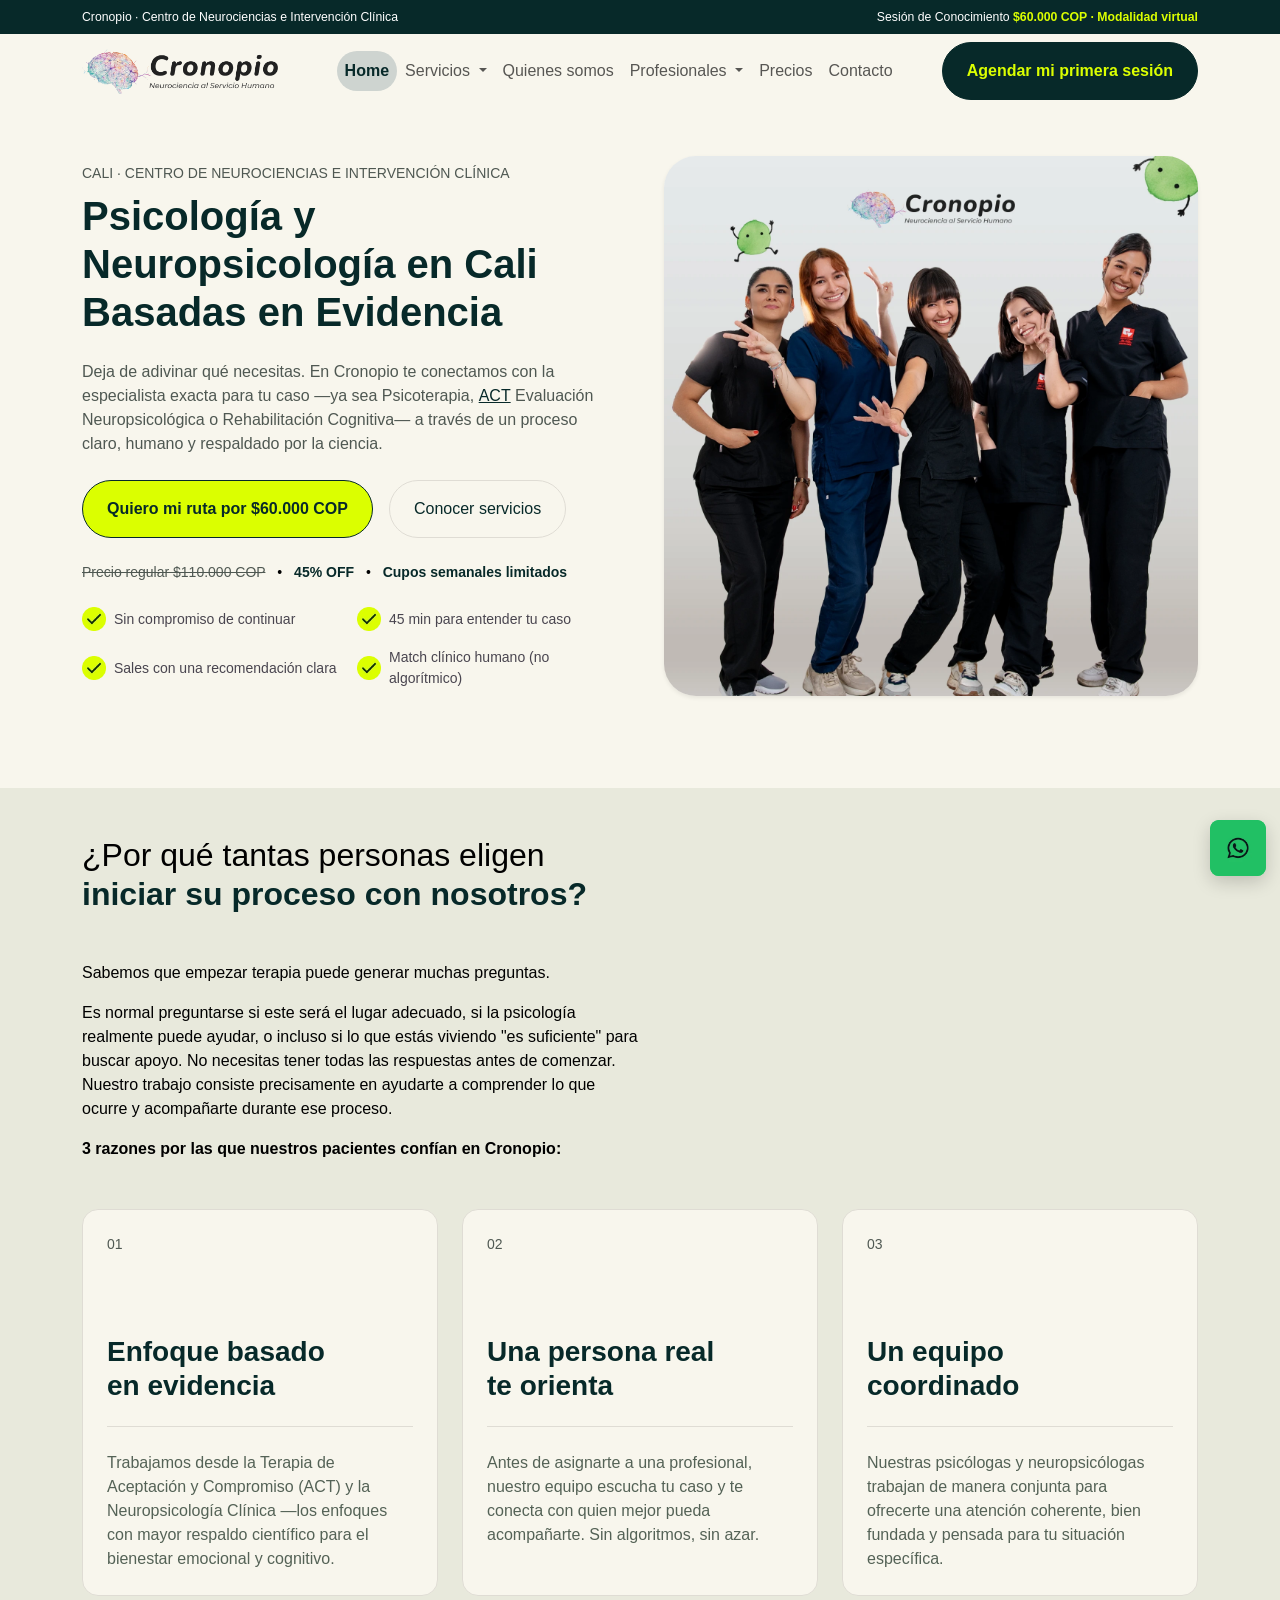
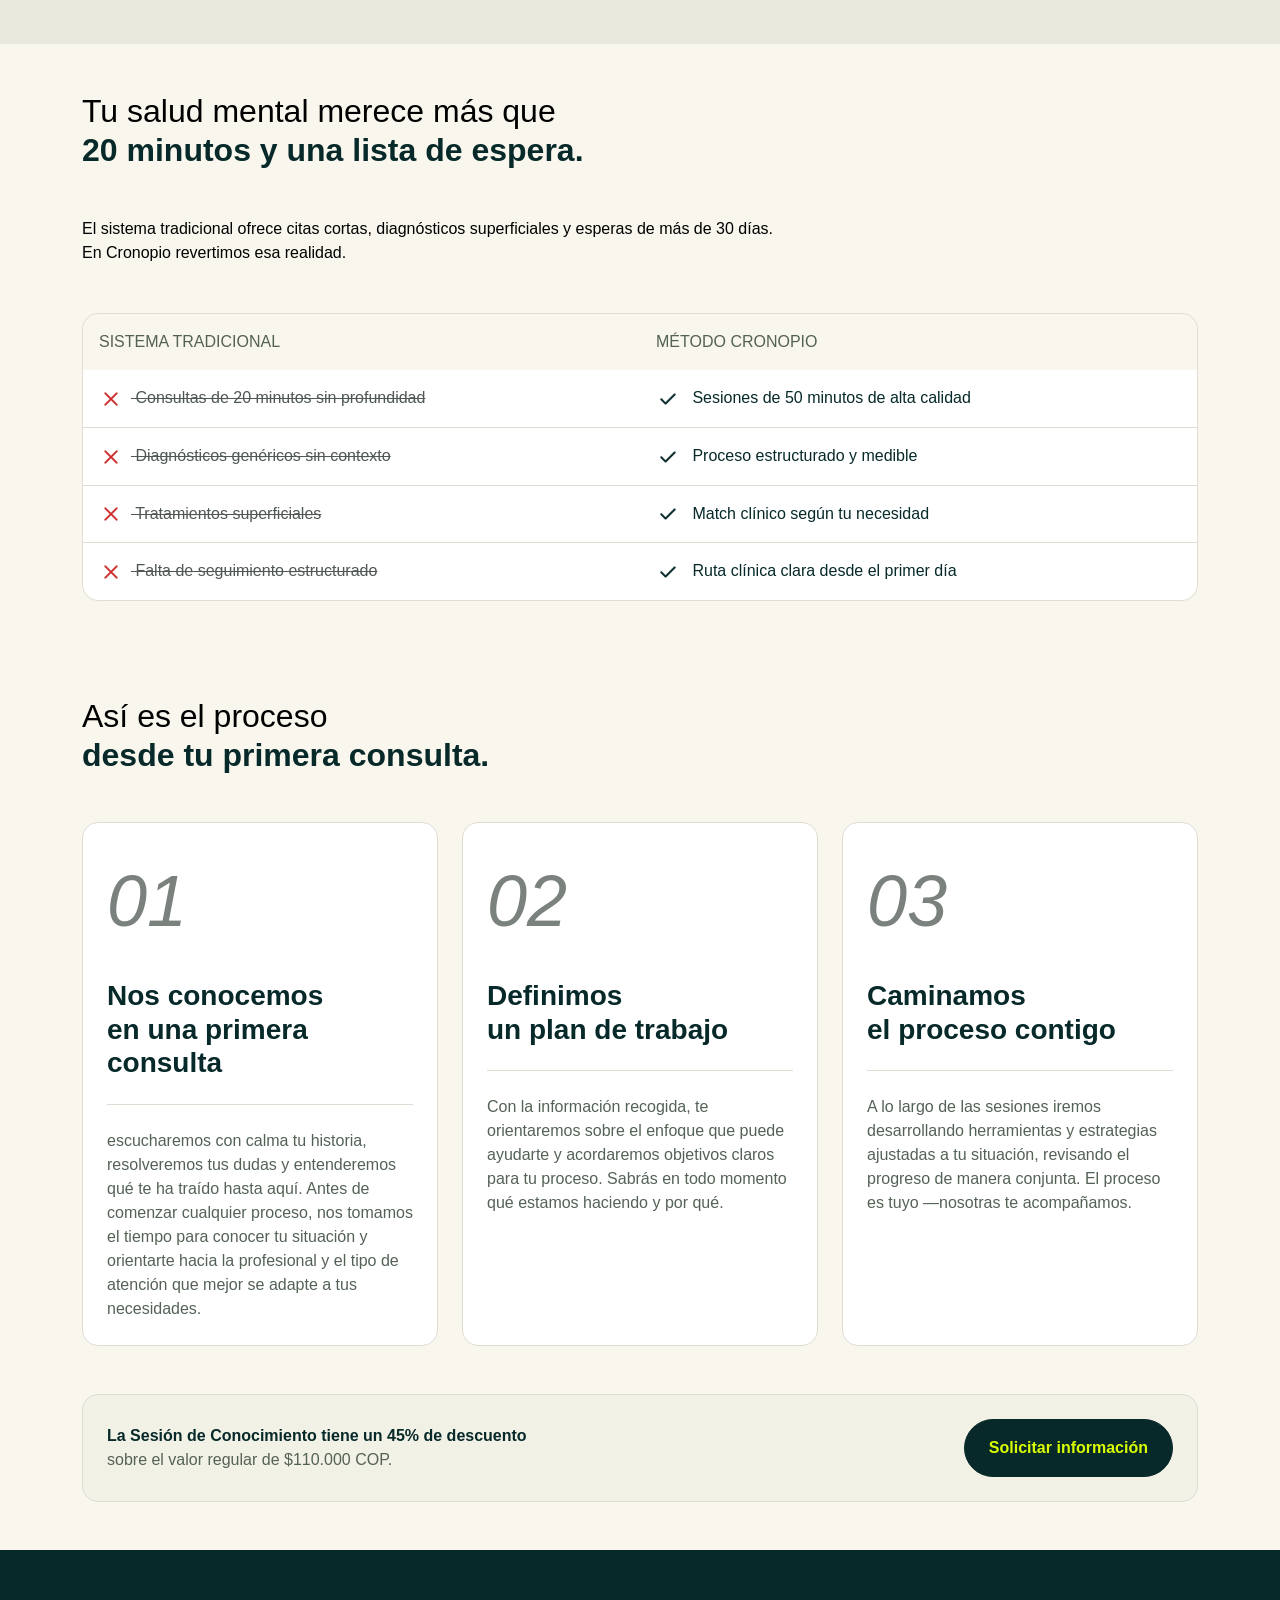
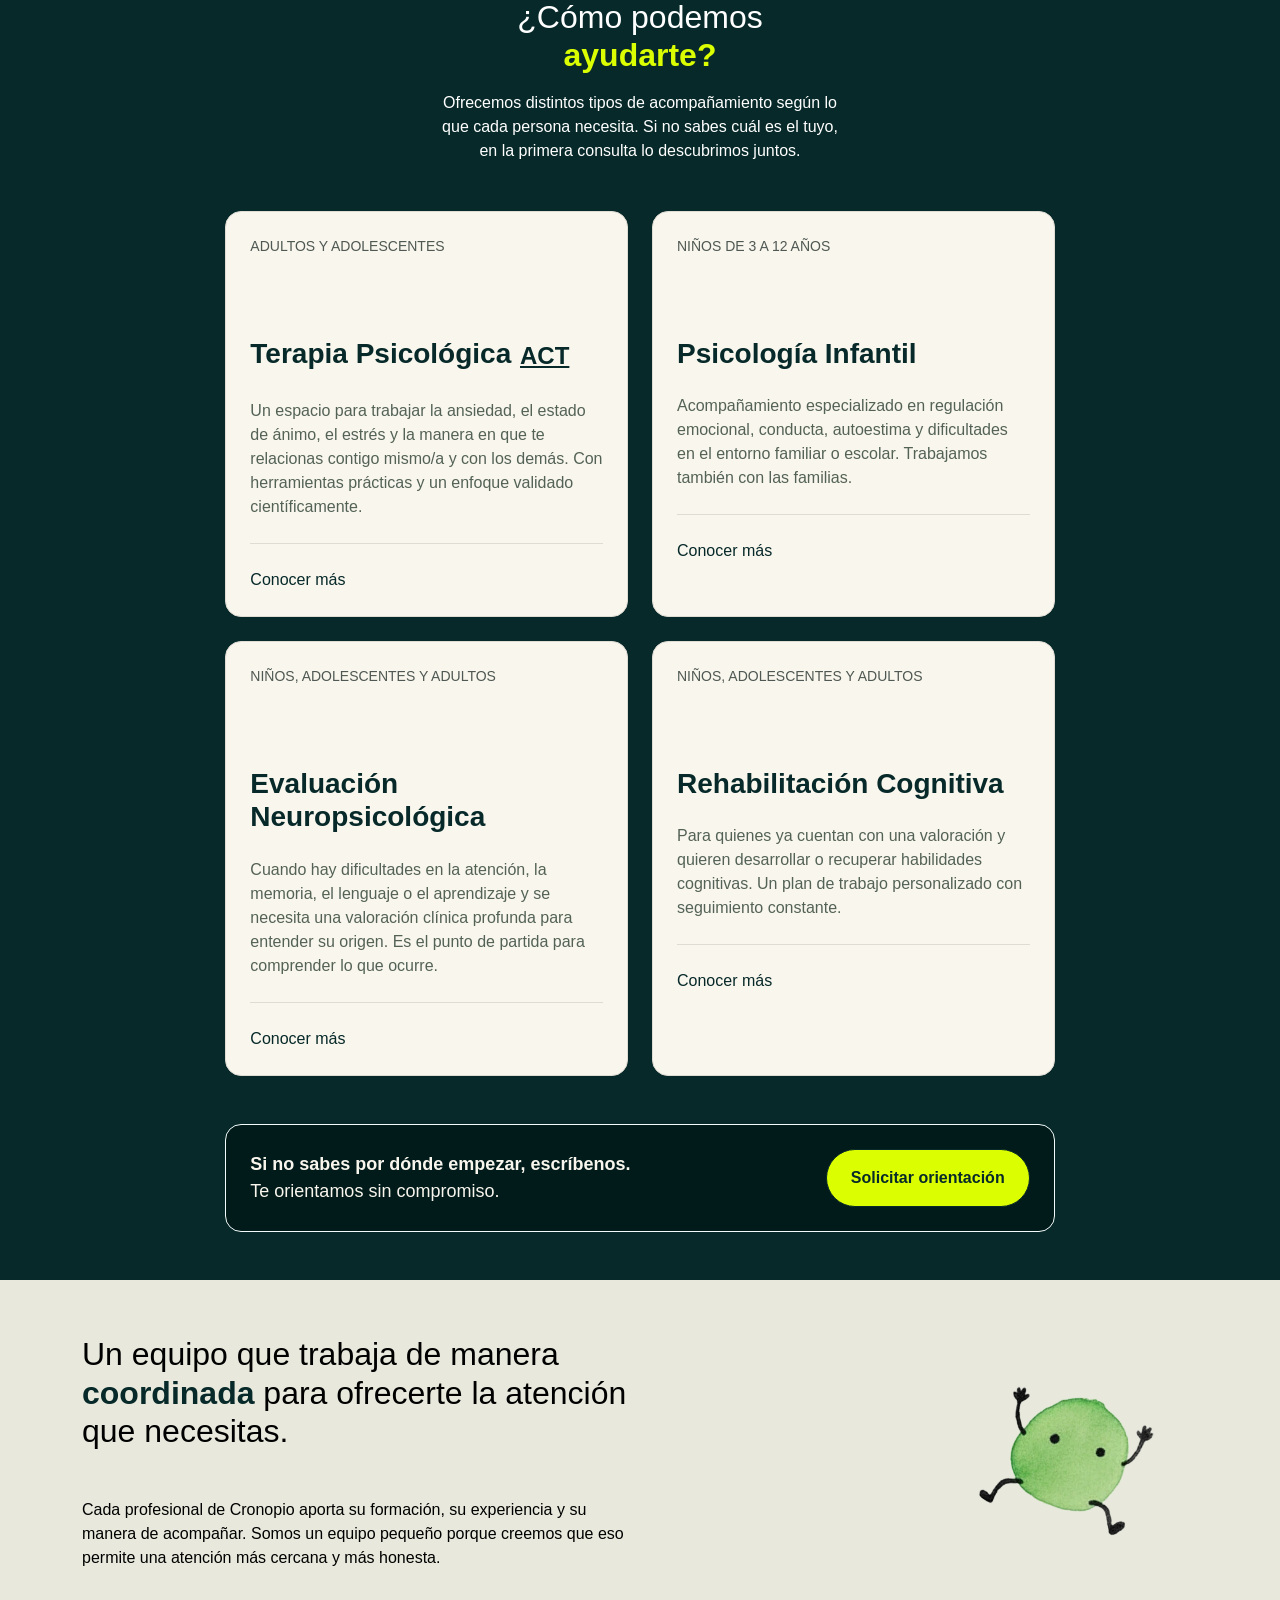
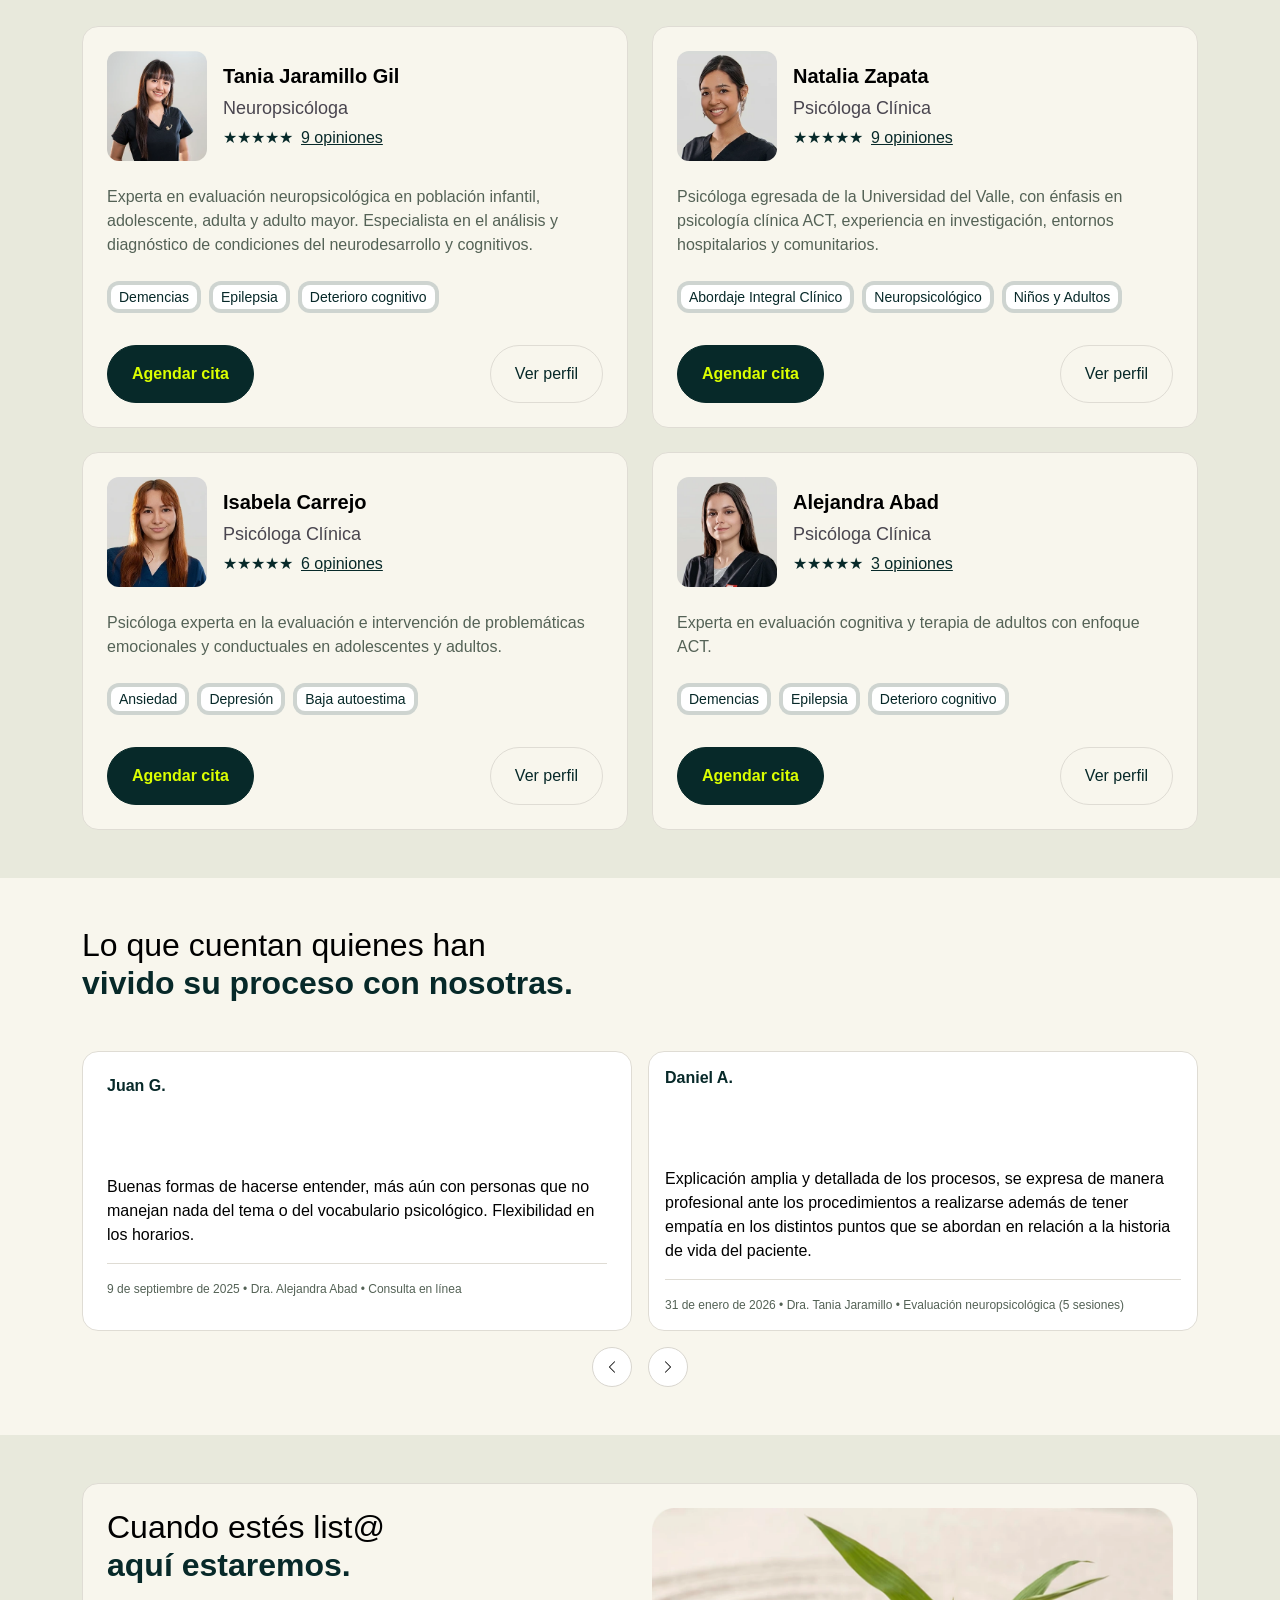
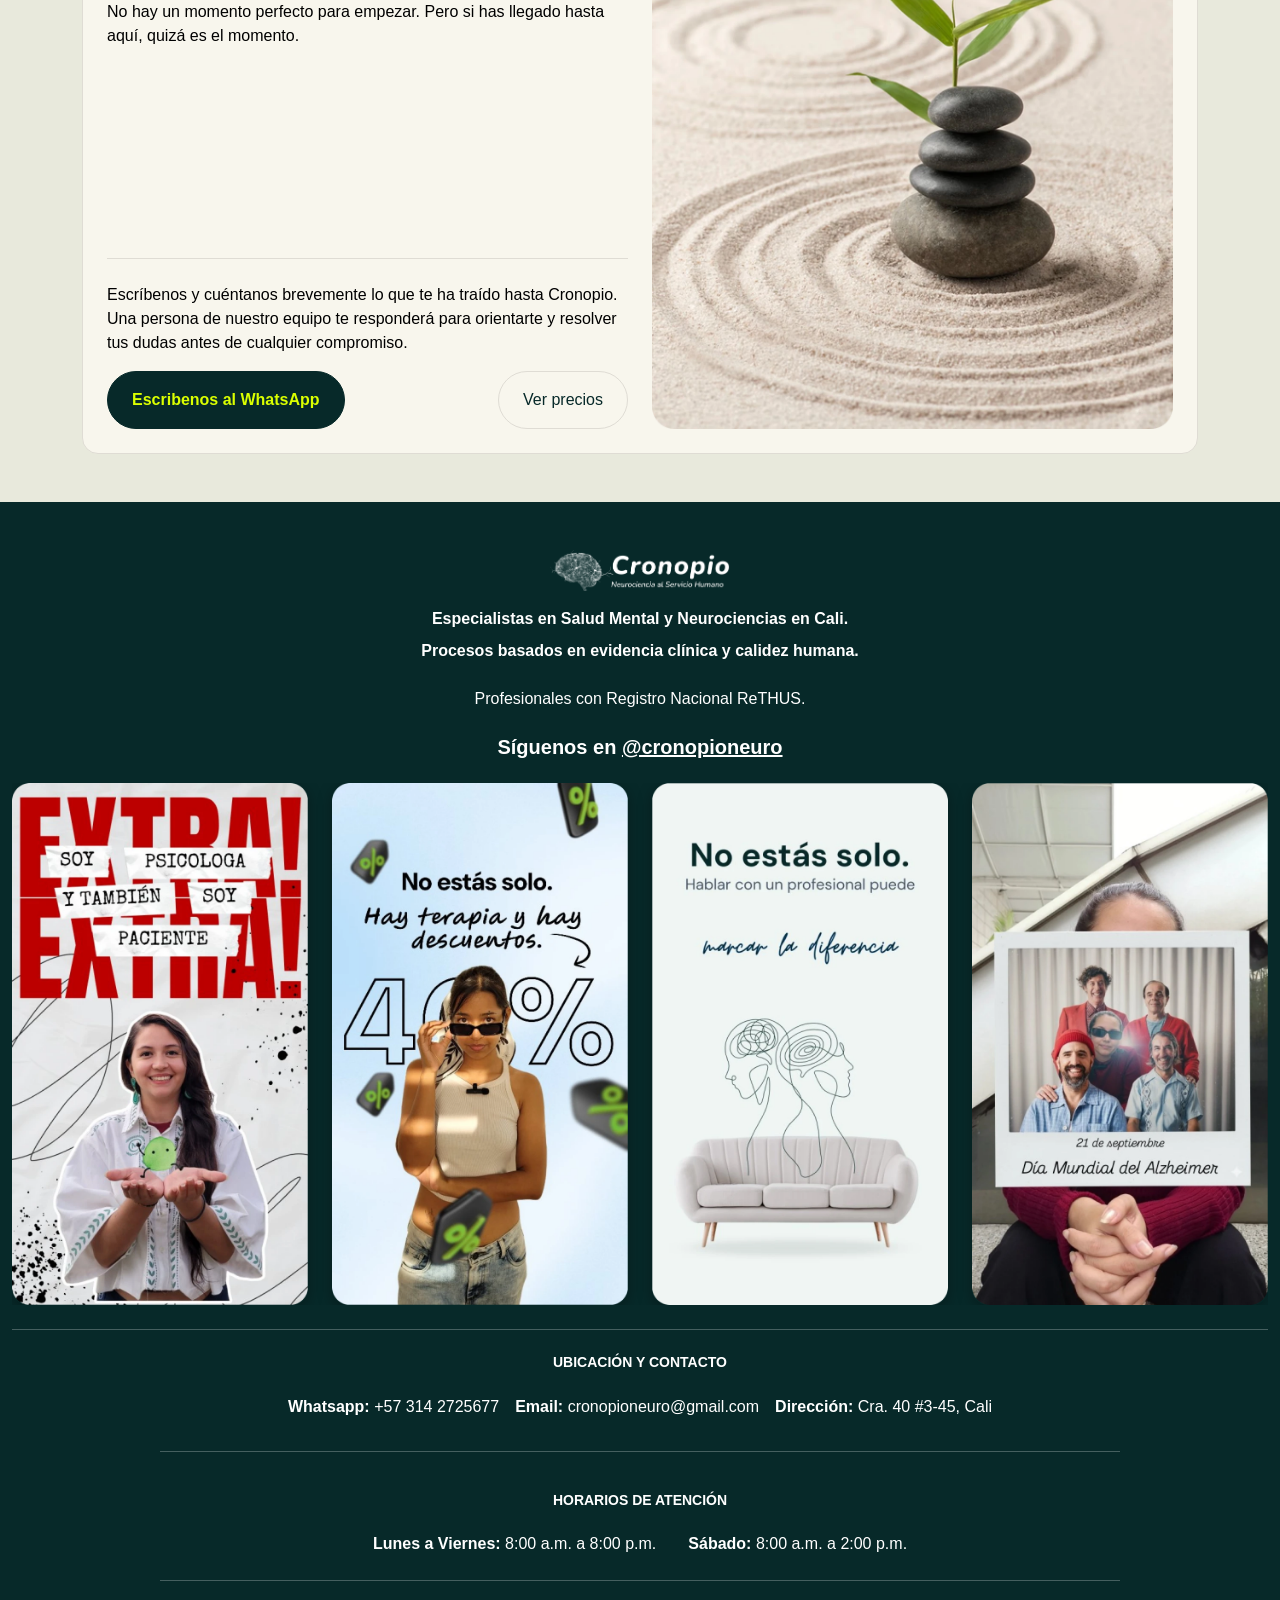
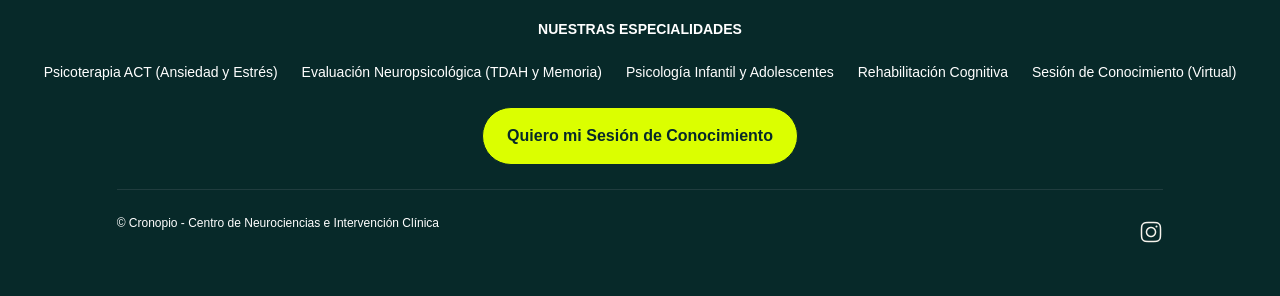
<file: index.html>
<!DOCTYPE html>
<html lang="es">

<head>
    <meta charset="UTF-8">
    <meta name="viewport" content="width=device-width, initial-scale=1.0">
    <title>psicología y neuropsicología en Cali | Terapia ACT y Neuropsicología | Cronopio</title>
    <!-- Meta tags para SEO y compartir en redes -->
    <meta name="description"
        content="Especialistas en Psicología Clínica ACT y Neuropsicología en Cali. Evaluación, terapia y rehabilitación cognitiva con enfoque científico. Primera sesión con tarifa preferencial.">
    <meta name="keywords" content="psicología, terapia online, ansiedad, TDAH, neuropsicología, Cali">
    <meta name="author" content="Cronopio Neuro">

    <!-- Open Graph (para WhatsApp, Facebook, etc.) -->
    <meta property="og:type" content="website">
    <meta property="og:url" content="https://cronopioneuro.com">
    <meta property="og:title" content="Cronopio - Neurosciencias al servicio humano">
    <meta property="og:description"
        content="Especialistas en Ansiedad y TDAH. Plan de acción personalizado basado en evidencia científica. Sesión inicial por $60.000 COP">
    <meta property="og:image" content="assets/img/cronopio-neuro-logo.webp">
    <meta property="og:image:width" content="1200">
    <meta property="og:image:height" content="630">
    <link rel="icon" type="image/webp" href="assets/img/cronopio-neuro-logo.webp">
    <link href="https://cdn.jsdelivr.net/npm/bootstrap@5.3.2/dist/css/bootstrap.min.css" rel="stylesheet">
    <link href="https://unpkg.com/aos@2.3.1/dist/aos.css" rel="stylesheet">
    <link rel="stylesheet" href="assets/estilos/style.css">

    <!-- Código Schema para Cronopio -->
    <script type="application/ld+json">
{
  "@context": "https://schema.org",
  "@type": "MedicalClinic",
  "name": "Cronopio - Centro de Neurociencias e Intervención Clínica",
  "url": "https://cronopioneuro.com/",
  "logo": "https://cronopioneuro.com/assets/img/cronopio-neuro-logo.webp",
  "image": "https://cronopioneuro.com/assets/img/imagen-clinica-principal.jpg",
  "description": "Centro especializado en Psicología Clínica (ACT) y Neuropsicología en Cali, Colombia.",
  "telephone": "+573142725677",
  "email": "cronpioneuro@gmail.com",
  "priceRange": "$$",
  "address": {
    "@type": "PostalAddress",
    "streetAddress": "Cra. 40 #3-45",
    "addressLocality": "Cali",
    "addressRegion": "Valle del Cauca",
    "postalCode": "760001",
    "addressCountry": "CO"
  },
  "geo": {
    "@type": "GeoCoordinates",
    "latitude": "3.4516",
    "longitude": "-76.5320"
  },
  "openingHoursSpecification": [
    {
      "@type": "OpeningHoursSpecification",
      "dayOfWeek": ["Monday", "Tuesday", "Wednesday", "Thursday", "Friday", "Saturday"],
      "opens": "08:00",
      "closes": "20:00"
    }
  ],
  "contactPoint": [
    {
      "@type": "ContactPoint",
      "contactType": "customer service",
      "telephone": "+573142725677",
      "email": "cronpioneuro@gmail.com",
      "areaServed": "CO",
      "availableLanguage": ["Spanish"]
    }
  ],
  "sameAs": [
    "https://www.instagram.com/cronopioneuro/",
    "https://www.doctoralia.co/clinicas/cronopio-centro-de-neurociencias-e-intervencion-clinica"
  ]
}
</script>
</head>

<body>
    <!-- Topbar Promocional -->
    <div class="top-bar text-white py-2" data-aos="fade-down" data-aos-delay="100">
        <div class="container d-flex justify-content-between align-items-center small">
            <span class="d-none d-md-inline">Cronopio · Centro de Neurociencias e Intervención Clínica</span>
            <span class="mx-auto mx-md-0 d-block d-md-none text-center">Sesión de Conocimiento <br><strong class="text-lime">$60.000 COP · Modalidad virtual</strong></span>
            <span class="mx-auto mx-md-0 d-none d-md-block">Sesión de Conocimiento
                <strong class="text-lime">$60.000 COP · Modalidad virtual</strong></span>
        </div>
    </div>
    <!-- Header / Navbar -->
    <nav class="navbar navbar-expand-xl sticky-top" data-aos="fade-down" data-aos-delay="100">
        <div class="container">
            <a class="navbar-brand" href="index.html">
                <img src="assets/img/01.hero_image/logo_primary.webp" alt="Cronopio Logo" height="45">
            </a>
            <button class="navbar-toggler" type="button" data-bs-toggle="collapse" data-bs-target="#mainNav">
                <span class="navbar-toggler-icon"></span>
            </button>
            <div class="collapse navbar-collapse" id="mainNav">
                <ul class="navbar-nav mx-auto mb-2 mb-lg-0">
                    <li class="nav-item px-3 py-2 px-lg-0 py-lg-0"><a class="nav-link active" href="index.html">Home</a>
                    </li>
                    <li class="nav-item dropdown px-3 py-2 px-lg-0 py-lg-0">
                        <a class="nav-link dropdown-toggle" href="servicios.html" role="button"
                            data-bs-toggle="dropdown" aria-expanded="false">
                            Servicios
                        </a>
                        <ul class="dropdown-menu background-neutro-050 p-xl-3 rounded-4">
                            <li>
                                <a class="dropdown-item d-flex align-items-start p-xl-3 mb-3 mb-xl-0"
                                    href="cognitivo-conductual.html">
                                    <span class="number me-3 opacity-50 flex-shrink-0">01</span>
                                    <div>
                                        <h4 class="color-text-brand fs-6 mb-1">Psicología ACT / Cognitivo-Conductual
                                        </h4>
                                        <p class="d-none d-lg-block small text-secondary mb-0">Terapia te aceptación y
                                            compromiso para ansiedad, <br> depresión, dependen... </p>
                                    </div>
                                </a>
                            </li>
                            <li>
                                <a class="dropdown-item d-flex align-items-start p-xl-3 mb-3 mb-xl-0"
                                    href="psicologia-infantil.html">
                                    <span class="number me-3 opacity-50 flex-shrink-0">02</span>
                                    <div>
                                        <h4 class="color-text-brand fs-6 mb-1">Psicología Infantil</h4>
                                        <p class="d-none d-lg-block small text-secondary mb-0">Acompañamiento
                                            especializado para niños y familias.</p>
                                    </div>
                                </a>
                            </li>
                            <li>
                                <a class="dropdown-item d-flex align-items-start p-xl-3 mb-3 mb-xl-0"
                                    href="neuropsicologia.html">
                                    <span class="number me-3 opacity-50 flex-shrink-0">03</span>
                                    <div>
                                        <h4 class="color-text-brand fs-6 mb-1">Neuropsicologia</h4>
                                        <p class="d-none d-lg-block small text-secondary mb-0">Diagnostico riguroso de
                                            TDAH, TEA, Demencias, <br> Epilepsia y secuelas cog...
                                    </div>
                                </a>
                            </li>
                            <li>
                                <a class="dropdown-item d-flex align-items-start p-xl-3 mb-3 mb-xl-0"
                                    href="rehabilitacion-cognitiva.html">
                                    <span class="number me-3 opacity-50 flex-shrink-0">04</span>
                                    <div>
                                        <h4 class="color-text-brand fs-6 mb-1">Rehabilitación Cognitiva</h4>
                                        <p class="d-none d-lg-block small text-secondary mb-0">Entrenamiento de
                                            atención, memoria, lenguaje <br> y funciones ejecutivas co... </p>
                                    </div>
                                </a>
                            </li>
                            <li>
                                <a class="dropdown-item d-flex align-items-start p-xl-3 mb-3 mb-xl-0"
                                    href="sesion-conocimiento.html">
                                    <span class="number me-3 opacity-50 flex-shrink-0">05</span>
                                    <div>
                                        <h4 class="color-text-brand fs-6 mb-1">Sesión de conocimiento</h4>
                                        <p class="d-none d-lg-block small text-secondary mb-0">Primer contacto para
                                            orientar tu proceso.
                                        </p>
                                    </div>
                                </a>
                            </li>
                            <div class="divider mb-4"></div>
                            <li class="dropdown-item-wrapper px-lg-3 mb-md-0 mb-lg-3 mb-xl-2">
                                <a href="servicios.html" class="btn-link p-0 border-0 text-decoration-none">Ver todos
                                    los
                                    servicios</a>
                            </li>
                        </ul>
                    </li>
                    <li class="nav-item px-3 py-2 px-lg-0 py-lg-0"><a class="nav-link" href="quienes-somos.html">Quienes
                            somos</a></li>
                    <li class="nav-item dropdown px-3 py-2 px-lg-0 py-lg-0">
                        <a class="nav-link dropdown-toggle" href="profesionales.html" role="button"
                            data-bs-toggle="dropdown" aria-expanded="false">
                            Profesionales
                        </a>
                        <ul class="dropdown-menu background-neutro-050 p-xl-3 rounded-4">
                            <li>
                                <a class="dropdown-item d-flex align-items-start p-xl-3 mb-3 mb-xl-0"
                                    href="tania-jaramillo.html">
                                    <span class="number me-3 opacity-50 flex-shrink-0">01</span>
                                    <div>
                                        <h4 class="color-text-brand fs-6 mb-1">Tania Jaramillo
                                        </h4>
                                        <p class="d-none d-lg-block small text-secondary mb-0">Experta en evaluación
                                            neuropsicológica <br> en niños, adolescentes, adultos y adultos mayores.
                                        </p>
                                    </div>
                                </a>
                            </li>
                            <li>
                                <a class="dropdown-item d-flex align-items-start p-xl-3 mb-3 mb-xl-0"
                                    href="natalia-zapata.html">
                                    <span class="number me-3 opacity-50 flex-shrink-0">02</span>
                                    <div>
                                        <h4 class="color-text-brand fs-6 mb-1">Natalia Zapata</h4>
                                        <p class="d-none d-lg-block small text-secondary mb-0">Psicologa con énfasis en
                                            psicología clínica <br> y Terapia de Aceptación y Compromiso (ACT)
                                        </p>
                                    </div>
                                </a>
                            </li>
                            <li>
                                <a class="dropdown-item d-flex align-items-start p-xl-3 mb-3 mb-xl-0"
                                    href="isabela-carrejo.html">
                                    <span class="number me-3 opacity-50 flex-shrink-0">03</span>
                                    <div>
                                        <h4 class="color-text-brand fs-6 mb-1">Isabela Carrejo</h4>
                                        <p class="d-none d-lg-block small text-secondary mb-0">Psicóloga experta en la
                                            evaluación e intervención <br> de problemáticas en adolescentes
                                            y adultos.</p>
                                    </div>
                                </a>
                            </li>
                            <li>
                                <a class="dropdown-item d-flex align-items-start p-xl-3 mb-3 mb-xl-0"
                                    href="alejandra-abad.html">
                                    <span class="number me-3 opacity-50 flex-shrink-0">04</span>
                                    <div>
                                        <h4 class="color-text-brand fs-6 mb-1">Alejandra Abad</h4>
                                        <p class="d-none d-lg-block small text-secondary mb-0">Experta en evaluación
                                            cognitiva y terapia <br> de adultos con enfoque ACT.
                                        </p>
                                    </div>
                                </a>
                            </li>
                            <div class="divider mb-4"></div>
                            <li class="dropdown-item-wrapper px-lg-3 mb-md-0 mb-lg-3 mb-xl-2">
                                <a href="profesionales.html" class="btn-link p-0 border-0 text-decoration-none">Ver
                                    todas los
                                    profesionales</a>
                            </li>
                        </ul>
                    </li>
                    <li class="nav-item px-3 py-2 px-lg-0 py-lg-0"><a class="nav-link" href="precios.html">Precios</a>
                    </li>
                    <li class="nav-item px-3 py-2 px-lg-0 py-lg-0"><a class="nav-link" href="contacto.html">Contacto</a>
                    </li>
                </ul>
                <div class="d-flex p-3 p-lg-0">
                    <a class="zl-facility-url btn btn-primary"
                        href="https://www.doctoralia.co/clinicas/cronopio-centro-de-neurociencias-e-intervencion-clinica#services-section"
                        target="_blank" rel="nofollow"
                        data-zlw-facility="cronopio-centro-de-neurociencias-e-intervencion-clinica"
                        data-zlw-type="facility-button-with-saas-only" data-zlw-saas-only="true"
                        data-zlw-a11y-title="Widget de reserva de citas médicas">Agendar mi primera sesión</a>
                </div>
            </div>
        </div>
    </nav>
    <!-- Hero Section -->
    <section class="hero-section py-5">
        <div class="container">
            <div class="row align-items-center g-5">
                <!-- Columna Texto -->
                <div class="col-lg-6 order-2 order-lg-1">
                    <p class="text-uppercase small text-muted mb-2 ls-1" data-aos="fade-in" data-aos-delay="100">CALI ·
                        CENTRO DE NEUROCIENCIAS E
                        INTERVENCIÓN CLÍNICA</p>
                    <h1 class="color-text-brand fw-bold mb-4 main-title" data-aos="fade-in" data-aos-delay="100">
                        Psicología y Neuropsicología en Cali Basadas en
                        Evidencia</h1>
                    <p class="color-text-light hero-description mb-4" data-aos="fade-in" data-aos-delay="200">
                        Deja de adivinar qué necesitas. En Cronopio te conectamos con la especialista exacta para tu
                        caso —ya sea Psicoterapia, <button type="button" class="btn btn-link p-0 border-0"
                            data-bs-toggle="modal" data-bs-target="#modalACT">
                            ACT
                        </button>
                        Evaluación Neuropsicológica o Rehabilitación Cognitiva— a través
                        de un proceso claro, humano y respaldado por la ciencia.
                    </p>
                    <div class="d-flex flex-wrap align-items-center gap-3 mb-4" data-aos="fade-in" data-aos-delay="200">
                        <a href="https://wa.me/573142725677?text=Hola%20quiero%20agendar%20mi%20sesi%C3%B3n%20de%20conocimiento"
                            target="_blank" rel="noopener noreferrer"
                            class="btn btn-secondary rounded-5 col-12 col-md-auto">Quiero mi ruta
                            por $60.000 COP</a>
                        <a href="servicios.html"
                            class="btn-link text-decoration-none text-center col-12 col-md-auto">Conocer
                            servicios</a>
                    </div>
                    <p class="small mb-4" data-aos="fade-in" data-aos-delay="300">
                        <span class="text-decoration-line-through text-muted">Precio regular $110.000 COP</span> <span
                            class="mx-2">•</span> <span class="color-text-brand fw-bold">45% OFF</span> <span
                            class=" mx-2">•</span> <span class="color-text-brand fw-bold">Cupos semanales
                            limitados</span>
                    </p>
                    <!-- Lista de beneficios -->
                    <div class="row g-3">
                        <div class="col-sm-6 d-flex align-items-center gap-2" data-aos="fade-up" data-aos-delay="100">
                            <img src="assets/img/01.hero_image/check_circle_fill.webp" height="24"></img>
                            <span class="color-text-secondary small fw-medium">Sin
                                compromiso de continuar</span>
                        </div>
                        <div class="col-sm-6 d-flex align-items-center gap-2" data-aos="fade-up" data-aos-delay="200">
                            <img src="assets/img/01.hero_image/check_circle_fill.webp" height="24"></img>
                            <span class="color-text-secondary small fw-medium">45 min para
                                entender tu caso</span>
                        </div>
                        <div class="col-sm-6 d-flex align-items-center gap-2" data-aos="fade-up" data-aos-delay="300">
                            <img src="assets/img/01.hero_image/check_circle_fill.webp" height="24"></img>
                            <span class="color-text-secondary small fw-medium">Sales con
                                una recomendación clara</span>
                        </div>
                        <div class="col-sm-6 d-flex align-items-center gap-2" data-aos="fade-up" data-aos-delay="400">
                            <img src="assets/img/01.hero_image/check_circle_fill.webp" height="24"></img>
                            <span class="color-text-secondary small fw-medium">Match
                                clínico humano (no algorítmico)</span>
                        </div>
                    </div>
                </div>
                <!-- Columna Imagen -->
                <div class="col-lg-6 order-1 order-lg-2" data-aos="fade-left" data-aos-delay="300">
                    <div class="hero-image-container">
                        <img src="assets/img/01.hero_image/equipo-psicologos-especialistas-ansiedad.webp"
                            alt="Equipo Cronopio" class="img-fluid rounded-5 shadow-sm">
                    </div>
                </div>
            </div>
        </div>
    </section>
    <!-- Modal -->
    <div class="modal fade" id="modalACT" data-bs-backdrop="static" data-bs-keyboard="false" tabindex="-1"
        aria-labelledby="modalACTLabel" aria-hidden="true">
        <div class="modal-dialog modal-dialog-centered">
            <div class="modal-content">
                <div class="modal-header">
                    <h1 class="modal-title fs-5" id="modalACTLabel">¿Qué es la Psicoterapia ACT?</h1>
                    <button type="button" class="btn-close" data-bs-dismiss="modal" aria-label="Close"></button>
                </div>
                <div class="modal-body">
                    <div class="modal-body px-4 pb-4">
                        <p class="mb-3">
                            Es la <strong>Terapia de Aceptación y Compromiso (ACT)</strong>. A diferencia de las
                            terapias tradicionales que buscan 'eliminar' los pensamientos negativos, en Cronopio usamos
                            ACT para enseñarte a:
                        </p>
                        <ul class="list-unstyled custom-list mb-4">
                            <li class="d-flex mb-2">
                                <span class="badge-number me-2">1.</span>
                                <span>Relacionarte de forma distinta con tu ansiedad o estrés.</span>
                            </li>
                            <li class="d-flex mb-2">
                                <span class="badge-number me-2">2.</span>
                                <span>Dejar de luchar contra lo que sientes y ganar energía para lo que importa.</span>
                            </li>
                            <li class="d-flex mb-0">
                                <span class="badge-number me-2">3.</span>
                                <span>Actuar según tus valores, incluso cuando hay miedo o duda.</span>
                            </li>
                        </ul>
                        <p class="mb-0">
                            Es un enfoque práctico, breve y con respaldo científico para recuperar el control de tu
                            vida.
                        </p>
                    </div>
                </div>
                <div class="modal-footer">
                    <button type="button" class="btn btn-secondary" data-bs-dismiss="modal">Cerrar</button>
                </div>
            </div>
        </div>
    </div>
    <!-- Sección de Confianza -->
    <section class="seccion-confianza grid-cards background-neutro-150 py-5">
        <div class="container">
            <h2 class="color-text-primary mb-5" data-aos="fade-in" data-aos-delay="300">¿Por qué tantas personas
                eligen<br> <strong class="color-text-brand"> iniciar su proceso con nosotros?</strong></h2>
            <div class="col col-lg-8 col-xl-6 mb-5">
                <p class="subtitulo mb-3 color-text-primary" data-aos="fade-in" data-aos-delay="300">
                    Sabemos que empezar terapia puede generar muchas preguntas.
                </p>
                <p class="subtitulo mb-3 color-text-primary" data-aos="fade-in" data-aos-delay="300">Es normal
                    preguntarse si este será el lugar adecuado, si la psicología realmente puede ayudar, o incluso si lo
                    que estás viviendo "es suficiente" para buscar apoyo. No necesitas tener todas las respuestas antes
                    de comenzar. Nuestro trabajo consiste precisamente en ayudarte a comprender lo que ocurre y
                    acompañarte durante ese proceso.
                </p>
                <p class="subtitulo fw-bold color-text-primary" data-aos="fade-in" data-aos-delay="300">
                    3 razones por las que nuestros pacientes confían en Cronopio:
                </p>
            </div>
            <div class="row g-4">
                <div class="col-12 col-lg-4" data-aos="fade-up" data-aos-delay="100">
                    <div class="card background-neutro-100 p-4 h-100">
                        <span class="numero color-text-light">01</span>
                        <div class="body-card">
                            <h3 class="mb-4 fw-bold color-text-brand">Enfoque basado<br>en evidencia</h3>
                            <div class="divider mb-4"></div>
                            <p class="mb-0 color-text">Trabajamos desde la Terapia de Aceptación y Compromiso (ACT) y la
                                Neuropsicología Clínica —los enfoques con mayor respaldo científico para el bienestar
                                emocional y cognitivo.</p>
                        </div>
                    </div>
                </div>
                <div class="col-12 col-lg-4" data-aos="fade-up" data-aos-delay="200">
                    <div class="card background-neutro-100 p-4 h-100">
                        <span class="numero color-text-light">02</span>
                        <div class="body-card">
                            <h3 class="mb-4 fw-bold color-text-brand">Una persona real<br>te orienta</h3>
                            <div class="divider mb-4"></div>
                            <p class="mb-0 color-text">Antes de asignarte a una profesional, nuestro equipo escucha tu
                                caso y te conecta con quien mejor pueda acompañarte. Sin algoritmos, sin azar.</p>
                        </div>
                    </div>
                </div>
                <div class="col-12 col-lg-4" data-aos="fade-up" data-aos-delay="300">
                    <div class="card background-neutro-100 p-4 h-100">
                        <span class="numero color-text-light">03</span>
                        <div class="body-card">
                            <h3 class="mb-4 fw-bold color-text-brand">Un equipo<br>coordinado</h3>
                            <div class="divider mb-4"></div>
                            <p class="mb-0 color-text">Nuestras psicólogas y neuropsicólogas trabajan de manera conjunta
                                para ofrecerte una atención coherente, bien fundada y pensada para tu situación
                                específica.</p>
                        </div>
                    </div>
                </div>
            </div>
        </div>
    </section>
    <!-- Sección de problema solución -->
    <section class="seccion-problema py-5">
        <div class="container">
            <h2 class="mb-5 d-block d-md-none">
                Tu salud mental merece más que
                <strong class="color-text-brand">20 minutos y una lista de espera.</strong>
            </h2>
            <h2 class="mb-5 d-none d-md-block">
                Tu salud mental merece más que <br>
                <strong class="color-text-brand">20 minutos y una lista de espera.</strong>
            </h2>
            <p class="subtitulo mb-5 d-block d-md-none">
                El sistema tradicional ofrece citas cortas, diagnósticos superficiales y esperas de más de 30 días.
                En Cronopio revertimos esa realidad.
            </p>
            <p class="subtitulo mb-5 d-none d-md-block">
                El sistema tradicional ofrece citas cortas, diagnósticos superficiales y esperas de más de 30 días. <br>
                En Cronopio revertimos esa realidad.
            </p>
            <div class="tabla-comparativa card">
                <div class="row g-0">
                    <!-- Columna izquierda — mobile: arriba -->
                    <ul class="tradicional list-group col-12 col-md-6" data-aos="fade-right" data-aos-delay="200">
                        <div class="header-tradicional p-3 background-neutro-100">
                            <p class="mb-0 text-uppercase color-text">Sistema Tradicional</p>
                        </div>
                        <li
                            class="list-group-item border-0 text-decoration-line-through text-muted p-3 background-neutro-050">
                            <img src="assets/img/02.problema-solucion/close.png"
                                alt="icono que niega el proceso tradicional" class="me-2" alt="icono check" height="24">
                            Consultas de 20 minutos sin profundidad
                        </li>
                        <div class="divider"></div>
                        <li
                            class="list-group-item border-0 text-decoration-line-through text-muted p-3 background-neutro-050">
                            <img src="assets/img/02.problema-solucion/close.png"
                                alt="icono que niega el proceso tradicional" class="me-2" alt="icono x" height="24">
                            Diagnósticos genéricos sin contexto
                        </li>
                        <div class="divider"></div>
                        <li
                            class="list-group-item border-0 text-decoration-line-through text-muted p-3 background-neutro-050">
                            <img src="assets/img/02.problema-solucion/close.png"
                                alt="icono que niega el proceso tradicional" class="me-2" alt="icono x" height="24">
                            Tratamientos superficiales
                        </li>
                        <div class="divider"></div>
                        <li
                            class="list-group-item border-0 text-decoration-line-through text-muted p-3 background-neutro-050">
                            <img src="assets/img/02.problema-solucion/close.png"
                                alt="icono que niega el proceso tradicional" class="me-2" alt="icono x" height="24">
                            Falta de seguimiento estructurado
                        </li>
                    </ul>
                    <!-- Columna derecha — mobile: abajo -->
                    <ul class="cronopio col-12 col-md-6 mb-0" data-aos="fade-left" data-aos-delay="300">
                        <div class="header-cronopio p-3 background-neutro-100">
                            <p class="mb-0 text-uppercase color-text">Método Cronopio</p>
                        </div>
                        <li class="list-group-item border-0 color-text-brand p-3 background-neutro-050">
                            <img src="assets/img/02.problema-solucion/check.png" alt="icono que valida nuestro metodo"
                                class="me-2" alt="Sí" height="24">
                            Sesiones de 50 minutos de alta calidad
                        </li>
                        <div class="divider"></div>
                        <li class="list-group-item border-0 color-text-brand p-3 background-neutro-050">
                            <img src="assets/img/02.problema-solucion/check.png" alt="icono que valida nuestro metodo"
                                class="me-2" alt="Sí" height="24">
                            Proceso estructurado y medible
                        </li>
                        <div class="divider"></div>
                        <li class="list-group-item border-0 color-text-brand p-3 background-neutro-050">
                            <img src="assets/img/02.problema-solucion/check.png" alt="icono que valida nuestro metodo"
                                class="me-2" alt="Sí" height="24">
                            Match clínico según tu necesidad
                        </li>
                        <div class="divider"></div>
                        <li class="list-group-item border-0 color-text-brand p-3 background-neutro-050">
                            <img src="assets/img/02.problema-solucion/check.png" alt="icono que valida nuestro metodo"
                                class="me-2" alt="Sí" height="24">
                            Ruta clínica clara desde el primer día
                        </li>
                    </ul>
                </div>
            </div>
        </div>
    </section>
    <!-- Sección pasos -->
    <section class="seccion-pasos grid-cards py-5">
        <div class="container">
            <h2 class="mb-5 d-block d-md-none">
                Así es el proceso
                <strong class="color-text-brand">desde tu primera consulta.</strong>
            </h2>
            <h2 class="mb-5 d-none d-md-block">
                Así es el proceso <br>
                <strong class="color-text-brand">desde tu primera consulta.</strong>
            </h2>
            <div class="row g-4">
                <div class="col-12 col-lg-4" data-aos="fade-up" data-aos-delay="100">
                    <div class="card background-neutro-050 p-4 h-100">
                        <span class="numero color-text-light opacity-75">01</span>
                        <div class="body-card">
                            <h3 class="mb-4 fw-bold color-text-brand">Nos conocemos <br> en una primera consulta</h3>
                            <div class="divider mb-4"></div>
                            <p class="mb-0 color-text">escucharemos con calma tu historia, resolveremos tus dudas y
                                entenderemos qué te ha traído hasta aquí. Antes de comenzar cualquier proceso, nos
                                tomamos el tiempo para conocer tu situación y orientarte hacia la profesional y el tipo
                                de atención que mejor se adapte a tus necesidades.</p>
                        </div>
                    </div>
                </div>
                <div class="col-12 col-lg-4" data-aos="fade-up" data-aos-delay="200">
                    <div class="card background-neutro-050 p-4 h-100">
                        <span class="numero color-text-light opacity-75">02</span>
                        <div class="body-card">
                            <h3 class="mb-4 fw-bold color-text-brand">Definimos <br>un plan de trabajo</h3>
                            <div class="divider mb-4"></div>
                            <p class="mb-0 color-text">Con la información recogida, te orientaremos sobre el enfoque que
                                puede ayudarte y acordaremos objetivos claros para tu proceso. Sabrás en todo momento
                                qué estamos haciendo y por qué.</p>
                        </div>
                    </div>
                </div>
                <div class="col-12 col-lg-4" data-aos="fade-up" data-aos-delay="300">
                    <div class="card background-neutro-050 p-4 h-100">
                        <span class="numero color-text-light opacity-75">03</span>
                        <div class="body-card">
                            <h3 class="mb-4 fw-bold color-text-brand">Caminamos<br>el proceso contigo</h3>
                            <div class="divider mb-4"></div>
                            <p class="mb-0 color-text">A lo largo de las sesiones iremos desarrollando herramientas y
                                estrategias ajustadas a tu situación, revisando el progreso de manera conjunta. El
                                proceso es tuyo —nosotras te acompañamos.</p>
                        </div>
                    </div>
                </div>
            </div>
            <!-- Banner CTA -->
            <div
                class="banner-cta d-flex flex-column flex-lg-row justify-content-md-between align-items-md-center p-4 mt-5 rounded-4 background-neutro-250">
                <p class="color-text mb-md-0 text-md-center text-lg-start mb-md-4 mb-lg-0"><strong
                        class="color-text-brand">La Sesión de Conocimiento tiene un 45% de
                        descuento</strong><br>sobre el valor regular de $110.000 COP.
                </p>
                <a href="https://wa.me/573142725677?text=Hola%20quiero%20agendar%20mi%20sesi%C3%B3n%20de%20conocimiento"
                    target="_blank" rel="noopener noreferrer"
                    class="d-block d-lg-none btn btn-primary rounded-5">Solicitar información</a>
                <a href="https://wa.me/573142725677?text=Hola%20quiero%20agendar%20mi%20sesi%C3%B3n%20de%20conocimiento"
                    target="_blank" rel="noopener noreferrer"
                    class="d-none d-lg-block btn btn-primary rounded-5">Solicitar información</a>
            </div>
        </div>
    </section>
    <!-- Sección servicios -->
    <section class="seccion-servicios grid-cards background-brand-primary py-5">
        <div class="container-fluid col-xl-8 offset-xl-2">
            <h2 class="mb-3 color-text-on-brand text-center" data-aos="fade-in" data-aos-delay="300">
                ¿Cómo podemos <br>
                <strong class="color-text-on-brand-secondary">ayudarte?</strong>
            </h2>
            <div class="col col-xl-6 offset-xl-3" data-aos="fade-in" data-aos-delay="300">
                <p class="color-text-on-brand text-center mb-5">
                    Ofrecemos distintos tipos de acompañamiento según lo que cada persona necesita. Si no sabes cuál es
                    el tuyo, en la primera consulta lo descubrimos juntos.
                </p>
            </div>
            <div class="row g-4">
                <div class="col-12 col-lg-6" data-aos="fade-down" data-aos-delay="100">
                    <div class="card background-neutro-100 p-4 h-100">
                        <span class="numero color-text-light text-uppercase">Adultos y Adolescentes</span>
                        <div class="body-card">
                            <h3 class="mb-4 fw-bold color-text-brand">Terapia Psicológica
                                <button type="button" class="btn link p-0 fw-bold text-decoration-underline"
                                    data-bs-toggle="modal" data-bs-target="#modalACT">
                                    ACT
                                </button>
                            </h3>
                            <p class="mb-4 color-text">Un espacio para trabajar la ansiedad, el estado de ánimo, el
                                estrés y la manera en que te relacionas contigo mismo/a y con los demás. Con
                                herramientas prácticas y un enfoque validado científicamente.</p>
                            <div class="divider mb-4"></div>
                            <a href="cognitivo-conductual.html"
                                class="btn-link text-decoration-none p-0 border-0">Conocer más</a>
                        </div>
                    </div>
                </div>
                <div class="col-12 col-lg-6" data-aos="fade-down" data-aos-delay="200">
                    <div class="card background-neutro-100 p-4 h-100">
                        <span class="numero color-text-light text-uppercase">Niños de 3 a 12 años</span>
                        <div class="body-card">
                            <h3 class="mb-4 fw-bold color-text-brand">Psicología Infantil</h3>
                            <p class="mb-4 color-text">Acompañamiento especializado en regulación emocional,
                                conducta, autoestima y dificultades en el entorno familiar o escolar. Trabajamos también
                                con las familias.</p>
                            <div class="divider mb-4"></div>
                            <a href="psicologia-infantil.html"
                                class="btn-link text-decoration-none p-0 border-0">Conocer más</a>
                        </div>
                    </div>
                </div>
                <div class="col-12 col-lg-6" data-aos="fade-up" data-aos-delay="300">
                    <div class="card background-neutro-100 p-4 h-100">
                        <span class="numero color-text-light text-uppercase">Niños, Adolescentes y Adultos</span>
                        <div class="body-card">
                            <h3 class="mb-4 fw-bold color-text-brand">Evaluación Neuropsicológica</h3>
                            <p class="mb-4 color-text">Cuando hay dificultades en la atención, la memoria, el lenguaje o
                                el aprendizaje y se necesita una valoración clínica profunda para entender su origen. Es
                                el punto de partida para comprender lo que ocurre.</p>
                            <div class="divider mb-4"></div>
                            <a href="neuropsicologia.html" class="btn-link text-decoration-none p-0 border-0">Conocer
                                más</a>
                        </div>
                    </div>
                </div>
                <div class="col-12 col-lg-6" data-aos="fade-up" data-aos-delay="400">
                    <div class="card background-neutro-100 p-4 h-100">
                        <span class="numero color-text-light text-uppercase">Niños, Adolescentes y Adultos</span>
                        <div class="body-card">
                            <h3 class="mb-4 fw-bold color-text-brand">Rehabilitación Cognitiva</h3>
                            <p class="mb-4 color-text">Para quienes ya cuentan con una valoración y quieren desarrollar
                                o recuperar habilidades cognitivas. Un plan de trabajo personalizado con seguimiento
                                constante.</p>
                            <div class="divider mb-4"></div>
                            <a href="rehabilitacion-cognitiva.html"
                                class="btn-link text-decoration-none p-0 border-0">Conocer más</a>
                        </div>
                    </div>
                </div>
            </div>
            <div
                class="banner-orientacion d-flex flex-column flex-md-row align-items-md-center justify-content-between gap-3 mt-5 p-4 rounded-4">
                <p class="mb-0"><strong>Si no sabes por dónde empezar, escríbenos.</strong><br>Te orientamos sin
                    compromiso.</p>
                <a href="https://wa.me/573142725677?text=Hola%20quiero%20solicitar%20orientaci%C3%B3n%20sobre%20sus%20servicios"
                    target="_blank" rel="noopener noreferrer" aria-label="Solicitar orientación por whatsApp"
                    title="Solicitar orientación por whatsApp" class="btn btn-secondary">Solicitar orientación</a>
            </div>
        </div>
    </section>
    <!-- Sección equipo -->
    <section class="seccion-equipo grid-cards py-5 background-neutro-150">
        <div class="container">
            <!-- Párrafo + mascota: fila desktop, columna mobile (párrafo primero) -->
            <div class="row align-items-center mb-5">
                <div class="col-12 col-md-6">
                    <h2 class="mb-5 d-block d-md-none">
                        Un equipo que trabaja de manera
                        <strong class="color-text-brand">coordinada</strong> para ofrecerte la atención que necesitas.
                    </h2>
                    <h2 class="mb-5 d-none d-md-block">
                        Un equipo que trabaja de manera<br>
                        <strong class="color-text-brand">coordinada</strong> para ofrecerte la atención que necesitas.
                    </h2>
                    <p class="mb-0">
                        Cada profesional de Cronopio aporta su formación, su experiencia y su manera de acompañar. Somos
                        un equipo pequeño porque creemos que eso permite una atención más cercana y más honesta.
                    </p>
                </div>
                <div class="col-12 col-md-6 d-flex justify-content-md-end justify-content-start mt-3 mt-md-0"
                    data-aos="fade-down" data-aos-delay="300">
                    <img src="assets/img/03.equipo/mascota-cronopio.webp" alt="Mascota Cronopio" class="imagen-mascota"
                        style="width:250px;height:250px;object-fit:contain;">
                </div>
            </div>
            <div class="row g-4">
                <!-- Tania -->
                <div class="col-12 col-md-6" data-aos="fade-down" data-aos-delay="100">
                    <div class="card p-4 h-100 background-neutro-100">
                        <div class="d-flex flex-column flex-md-row gap-3 align-items-start align-items-md-center mb-4">
                            <img src="assets/img/03.equipo/tania-jaramillo.webp" alt="Tania Jaramillo Gil"
                                style="width:100px;height:110px;border-radius:0.75rem;object-fit:cover;flex-shrink:0;">
                            <div>
                                <p class="nombre-profesional mb-1">Tania Jaramillo Gil</p>
                                <p class="especialidad-profesional color-text-secondary mb-1">Neuropsicóloga</p>
                                <div class="d-flex align-items-center gap-1 flex-wrap">
                                    <span class="estrellas me-1 color-text-brand">★★★★★</span>
                                    <button type="button" class="btn btn-link fw-normal p-0 border-0"
                                        data-bs-toggle="modal" data-bs-target="#modalTestimoniosTania">
                                        9 opiniones
                                    </button>
                                </div>
                            </div>
                        </div>
                        <p class="descripcion-profesional color-text mb-4">Experta en evaluación neuropsicológica en
                            población infantil, adolescente, adulta y adulto mayor. Especialista en el análisis y
                            diagnóstico de condiciones del neurodesarrollo y cognitivos.</p>
                        <div class="d-flex flex-wrap gap-2 mb-4">
                            <div class="p-1 tag"><span
                                    class="tag-small py-1 px-2 mb-0 etiqueta-especialidad">Demencias</span></div>
                            <div class="p-1 tag"><span
                                    class="tag-small py-1 px-2 mb-0 etiqueta-especialidad">Epilepsia</span></div>
                            <div class="p-1 tag"><span class="tag-small py-1 px-2 mb-0 etiqueta-especialidad">Deterioro
                                    cognitivo</span></div>
                        </div>
                        <div class="d-flex align-items-center justify-content-between mt-auto pt-2">
                            <a id="zl-url" class="zl-url btn btn-primary text-on-brand" target="_blank"
                                href="https://www.doctoralia.co/tania-jaramillo-gil/neuropsicologo/cali#profile-pricing"
                                rel="nofollow" data-zlw-doctor="tania-jaramillo-gil" data-zlw-type="big_with_calendar"
                                data-zlw-opinion="false" data-zlw-hide-branding="true" data-zlw-saas-only="true"
                                data-zlw-a11y-title="Widget de reserva de citas médicas">Agendar cita</a>
                            <a href="tania-jaramillo.html" class="btn-link text-decoration-none text-center">Ver
                                perfil</a>
                        </div>
                    </div>
                </div>
                <!-- Natalia -->
                <div class="col-12 col-md-6" data-aos="fade-down" data-aos-delay="100">
                    <div class="card p-4 h-100 background-neutro-100">
                        <div class="d-flex flex-column flex-md-row gap-3 align-items-start align-items-md-center mb-4">
                            <img src="assets/img/03.equipo/natalia-zapata.webp" alt="Natalia Zapata"
                                style="width:100px;height:110px;border-radius:0.75rem;object-fit:cover;flex-shrink:0;">
                            <div>
                                <p class="nombre-profesional mb-1">Natalia Zapata</p>
                                <p class="especialidad-profesional color-text-secondary mb-1">Psicóloga Clínica</p>
                                <div class="d-flex align-items-center gap-1 flex-wrap">
                                    <span class="estrellas me-1 color-text-brand">★★★★★</span>
                                    <button type="button" class="btn btn-link fw-normal p-0 border-0"
                                        data-bs-toggle="modal" data-bs-target="#modalTestimoniosNatalia">
                                        9 opiniones
                                    </button>
                                </div>
                            </div>
                        </div>
                        <p class="descripcion-profesional color-text mb-4">Psicóloga egresada de la Universidad del
                            Valle, con énfasis en psicología clínica ACT, experiencia en investigación,
                            entornos hospitalarios y comunitarios.</p>
                        <div class="d-flex flex-wrap gap-2 mb-4">
                            <div class="p-1 tag"><span class="tag-small py-1 px-2 mb-0 etiqueta-especialidad">Abordaje
                                    Integral Clínico</span></div>
                            <div class="p-1 tag"><span
                                    class="tag-small py-1 px-2 mb-0 etiqueta-especialidad">Neuropsicológico</span></div>
                            <div class="p-1 tag"><span class="tag-small py-1 px-2 mb-0 etiqueta-especialidad">Niños y
                                    Adultos</span></div>
                        </div>
                        <div class="d-flex align-items-center justify-content-between mt-auto pt-2">
                            <a id="zl-url" class="zl-url btn btn-primary text-on-brand" target="_blank"
                                href="https://www.doctoralia.co/natalia-zapata-posso/psicologo/cali#profile-pricing"
                                rel="nofollow" data-zlw-doctor="natalia-zapata-posso" data-zlw-type="big_with_calendar"
                                data-zlw-opinion="false" data-zlw-hide-branding="true" data-zlw-saas-only="true"
                                data-zlw-a11y-title="Widget de reserva de citas médicas">Agendar cita</a>
                            <a href="natalia-zapata.html" class="btn-link text-decoration-none text-center">Ver
                                perfil</a>
                        </div>
                    </div>
                </div>
                <!-- Isabela -->
                <div class="col-12 col-md-6">
                    <div class="card p-4 h-100 background-neutro-100" data-aos="fade-up" data-aos-delay="100">
                        <div class="d-flex flex-column flex-md-row gap-3 align-items-start align-items-md-center mb-4">
                            <img src="assets/img/03.equipo/isabela-carrejo.webp" alt="Isabela Carrejo"
                                style="width:100px;height:110px;border-radius:0.75rem;object-fit:cover;flex-shrink:0;">
                            <div>
                                <p class="nombre-profesional mb-1">Isabela Carrejo</p>
                                <p class="especialidad-profesional color-text-secondary mb-1">Psicóloga Clínica</p>
                                <div class="d-flex align-items-center gap-1 flex-wrap">
                                    <span class="estrellas me-1 color-text-brand">★★★★★</span>
                                    <button type="button" class="btn btn-link fw-normal p-0 border-0"
                                        data-bs-toggle="modal" data-bs-target="#modalTestimoniosIsabela">
                                        6 opiniones
                                    </button>
                                </div>
                            </div>
                        </div>
                        <p class="descripcion-profesional color-text mb-4">Psicóloga experta en la evaluación e
                            intervención de problemáticas emocionales y conductuales en adolescentes
                            y adultos.</p>
                        <div class="d-flex flex-wrap gap-2 mb-4">
                            <div class="p-1 tag"><span
                                    class="tag-small py-1 px-2 mb-0 etiqueta-especialidad">Ansiedad</span></div>
                            <div class="p-1 tag"><span
                                    class="tag-small py-1 px-2 mb-0 etiqueta-especialidad">Depresión</span></div>
                            <div class="p-1 tag"><span class="tag-small py-1 px-2 mb-0 etiqueta-especialidad">Baja
                                    autoestima</span></div>
                        </div>
                        <div class="d-flex align-items-center justify-content-between mt-auto pt-2">
                            <a id="zl-url" class="zl-url btn btn-primary text-on-brand" target="_blank"
                                href="https://www.doctoralia.co/isabela-carrejo-hurtado/psicologo/cali#profile-pricing"
                                rel="nofollow" data-zlw-doctor="isabela-carrejo-hurtado"
                                data-zlw-type="big_with_calendar" data-zlw-opinion="false" data-zlw-hide-branding="true"
                                data-zlw-saas-only="true"
                                data-zlw-a11y-title="Widget de reserva de citas médicas">Agendar cita</a>
                            <a href="isabela-carrejo.html" class="btn-link text-decoration-none">Ver perfil</a>
                        </div>
                    </div>
                </div>
                <!-- Alejandra -->
                <div class="col-12 col-md-6" data-aos="fade-up" data-aos-delay="100">
                    <div class="card p-4 h-100 background-neutro-100">
                        <div class="d-flex flex-column flex-md-row gap-3 align-items-start align-items-md-center mb-4">
                            <img src="assets/img/03.equipo/alejandra-abad.webp" alt="Alejandra Abad"
                                style="width:100px;height:110px;border-radius:0.75rem;object-fit:cover;flex-shrink:0;">
                            <div>
                                <p class="nombre-profesional mb-1">Alejandra Abad</p>
                                <p class="especialidad-profesional color-text-secondary mb-1">Psicóloga Clínica</p>
                                <div class="d-flex align-items-center gap-1 flex-wrap">
                                    <span class="estrellas me-1 color-text-brand">★★★★★</span>
                                    <button type="button" class="btn btn-link fw-normal p-0 border-0"
                                        data-bs-toggle="modal" data-bs-target="#modalTestimoniosAlejandra">
                                        3 opiniones
                                    </button>
                                </div>
                            </div>
                        </div>
                        <p class="descripcion-profesional color-text mb-4">Experta en evaluación cognitiva y terapia de
                            adultos con enfoque ACT.</p>
                        <div class="d-flex flex-wrap gap-2 mb-4">
                            <div class="p-1 tag"><span
                                    class="tag-small py-1 px-2 mb-0 etiqueta-especialidad">Demencias</span></div>
                            <div class="p-1 tag"><span
                                    class="tag-small py-1 px-2 mb-0 etiqueta-especialidad">Epilepsia</span></div>
                            <div class="p-1 tag"><span class="tag-small py-1 px-2 mb-0 etiqueta-especialidad">Deterioro
                                    cognitivo</span></div>
                        </div>
                        <div class="d-flex align-items-center justify-content-between mt-auto pt-2">
                            <a id="zl-url" class="zl-url btn btn-primary text-on-brand" target="_blank"
                                href="https://www.doctoralia.co/maria-alejandra-victoria-abad/psicologo/cali#profile-pricing"
                                rel="nofollow" data-zlw-doctor="maria-alejandra-victoria-abad"
                                data-zlw-type="big_with_calendar" data-zlw-opinion="false" data-zlw-hide-branding="true"
                                data-zlw-saas-only="true"
                                data-zlw-a11y-title="Widget de reserva de citas médicas">Agendar cita</a>
                            <a href="alejandra-abad.html" class="btn-link text-decoration-none">Ver perfil</a>
                        </div>
                    </div>
                </div>
            </div>
        </div>
        </div>
    </section>
    <!-- Modal testimonios Tania -->
    <div class="modal fade" id="modalTestimoniosTania" data-bs-backdrop="static" data-bs-keyboard="false" tabindex="-1"
        aria-labelledby="modalTestimoniosTaniaLabel" aria-hidden="true">
        <div class="modal-dialog modal-dialog-centered modal-dialog-scrollable">
            <div class="modal-content">
                <div class="modal-header">
                    <h1 class="modal-title fs-5" id="modalTestimoniosTaniaLabel">9 Opiniones</h1>
                    <button type="button" class="btn-close" data-bs-dismiss="modal" aria-label="Close"></button>
                </div>
                <div class="modal-body">
                    <div class="tarjeta-testimonio">
                        <div class="body-card">
                            <h3 class="fs-6 mb-4 fw-bold color-text-brand">Viviana</h3>
                            <p class="mb-3">Excelente y recomendada
                                Muy profesional y muy atenta</p>
                            <div class="divider mb-3"></div>
                            <p class="meta-reseña color-text">7 de mayo de 2026
                                • Cronopio centro de neurociencias e intervención clínica • Consulta por psicología</p>
                        </div>
                    </div>
                    <div class="tarjeta-testimonio">
                        <div class="body-card">
                            <h3 class="fs-6 mb-4 fw-bold color-text-brand">Maria Daniela</h3>
                            <p class="mb-3">Una profesional muy dedicada y humana. Explica con claridad y fomenta un
                                espacio muy cómodo en consulta. Gracias Dra.</p>
                            <div class="divider mb-3"></div>
                            <p class="meta-reseña color-text">12 de marzo de 2026
                                • Cronopio centro de neurociencias e intervención clínica • Neuropsicología</p>
                        </div>
                    </div>
                    <div class="tarjeta-testimonio">
                        <div class="body-card">
                            <h3 class="fs-6 mb-4 fw-bold color-text-brand">Carlos C.</h3>
                            <p class="mb-3">Para mi proceso estoy experimentando profesionalismo en las citas</p>
                            <div class="divider mb-3"></div>
                            <p class="meta-reseña color-text">7 de marzo de 2026
                                • Cronopio centro de neurociencias e intervención clínica • Neuropsicología
                            </p>
                        </div>
                    </div>
                    <div class="tarjeta-testimonio">
                        <div class="body-card">
                            <h3 class="fs-6 mb-4 fw-bold color-text-brand">Leonardo Z.</h3>
                            <p class="mb-3">Una excelente sesión, se nota la experiencia en el campo, su empatía con el
                                paciente y una muy buena educación, totalmente recomendada</p>
                            <div class="divider mb-3"></div>
                            <p class="meta-reseña color-text">21 de febrero de 2026
                                • Cronopio centro de neurociencias e intervención clínica • Evaluación neuropsicológica
                                (5 sesiones)
                            </p>
                        </div>
                    </div>
                    <div class="tarjeta-testimonio">
                        <div class="body-card">
                            <h3 class="fs-6 mb-4 fw-bold color-text-brand">Daniel A.</h3>
                            <p class="mb-3">Explicación amplia y detallada de los procesos, se expresa de manera
                                profesional ante los procedimientos a realizarse además de tener empatía en los
                                distintos puntos que se abordan en relación a la historia de vida del paciente.</p>
                            <div class="divider mb-3"></div>
                            <p class="meta-reseña color-text">31 de enero de 2026
                                • Cronopio centro de neurociencias e intervención clínica • Evaluación neuropsicológica
                                (5 sesiones)
                            </p>
                        </div>
                    </div>
                    <div class="tarjeta-testimonio">
                        <div class="body-card">
                            <h3 class="fs-6 mb-4 fw-bold color-text-brand">HO.</h3>
                            <p class="mb-3">La Dra. fue muy amable y clara, se nota su dedicación e hizo sentir cómodo.
                            </p>
                            <div class="divider mb-3"></div>
                            <p class="meta-reseña color-text">22 de enero de 2026
                                • Cronopio centro de neurociencias e intervención clínica • Evaluación neuropsicológica
                                (5 sesiones)
                            </p>
                        </div>
                    </div>
                    <div class="tarjeta-testimonio">
                        <div class="body-card">
                            <h3 class="fs-6 mb-4 fw-bold color-text-brand">Brenda C.</h3>
                            <p class="mb-3">Súper. Me sentí cómoda y con mucha confianza. Sentí que estaba en el lugar
                                que era. Y que necesitaba
                            </p>
                            <div class="divider mb-3"></div>
                            <p class="meta-reseña color-text">7 de enero de 2026
                                • Cronopio centro de neurociencias e intervención clínica • Evaluación psicológica
                            </p>
                        </div>
                    </div>
                    <div class="tarjeta-testimonio">
                        <div class="body-card">
                            <h3 class="fs-6 mb-4 fw-bold color-text-brand">M.M</h3>
                            <p class="mb-3">Las citas siempre son excelentes, me siento muy cómoda y escuchada, para mi
                                eso es muy importante en mi proceso, no tengo opinión negativa hacia nada, la doctora
                                Tania ha sido muy buena conmigo, organizando y detallando mi proceso en las citas.
                            </p>
                            <div class="divider mb-3"></div>
                            <p class="meta-reseña color-text">18 de diciembre de 2025
                                • Cronopio centro de neurociencias e intervención clínica • Psicoterapia Individual
                            </p>
                        </div>
                    </div>
                </div>
                <div class="modal-footer">
                    <button type="button" class="btn btn-secondary" data-bs-dismiss="modal">Cerrar</button>
                </div>
            </div>
        </div>
    </div>
    <!-- Modal testimonios Natalia -->
    <div class="modal fade" id="modalTestimoniosNatalia" data-bs-backdrop="static" data-bs-keyboard="false"
        tabindex="-1" aria-labelledby="modalTestimoniosNataliaLabel" aria-hidden="true">
        <div class="modal-dialog modal-dialog-centered modal-dialog-scrollable">
            <div class="modal-content">
                <div class="modal-header">
                    <h1 class="modal-title fs-5" id="modalTestimoniosNataliaLabel">9 Opiniones</h1>
                    <button type="button" class="btn-close" data-bs-dismiss="modal" aria-label="Close"></button>
                </div>
                <div class="modal-body">
                    <div class="tarjeta-testimonio">
                        <div class="body-card">
                            <h3 class="fs-6 mb-4 fw-bold color-text-brand">Maria E.</h3>
                            <p class="mb-3">La Dra tiene un aura muy linda , fue muy gentil y explicó a detallado lo que
                                me está sucediendo. Se nota que realiza su profesión con mucha pasión</p>
                            <div class="divider mb-3"></div>
                            <p class="meta-reseña color-text">7 de mayo de 2026
                                • Cronopio centro de neurociencias e intervención clínica • Consulta por psicología</p>
                        </div>
                    </div>
                    <div class="tarjeta-testimonio">
                        <div class="body-card">
                            <h3 class="fs-6 mb-4 fw-bold color-text-brand">Luis Eduardo</h3>
                            <p class="mb-3">Es muy humana, pero jamás deja de ser técnica y precisa en sus palabras,
                                hace sentir segura la terapia y te deja ser sin incomodidad</p>
                            <div class="divider mb-3"></div>
                            <p class="meta-reseña color-text">13 de abril de 2026
                                • Cronopio centro de neurociencias e intervención clínica • Evaluación psicológica
                            </p>
                        </div>
                    </div>
                    <div class="tarjeta-testimonio">
                        <div class="body-card">
                            <h3 class="fs-6 mb-4 fw-bold color-text-brand">AV</h3>
                            <p class="mb-3">Excelente consulta. Gracias a la doctora por atenderme.</p>
                            <div class="divider mb-3"></div>
                            <p class="meta-reseña color-text">26 de marzo de 2026
                                • Cronopio centro de neurociencias e intervención clínica • Consulta por psicología
                            </p>
                        </div>
                    </div>
                    <div class="tarjeta-testimonio">
                        <div class="body-card">
                            <h3 class="fs-6 mb-4 fw-bold color-text-brand">Camila</h3>
                            <p class="mb-3">Muy buena la atención muy entregada en lo que hace.</p>
                            <div class="divider mb-3"></div>
                            <p class="meta-reseña color-text">19 de febrero de 2026
                                • Cronopio centro de neurociencias e intervención clínica • Evaluación psicológica
                            </p>
                        </div>
                    </div>
                    <div class="tarjeta-testimonio">
                        <div class="body-card">
                            <h3 class="fs-6 mb-4 fw-bold color-text-brand">avv</h3>
                            <p class="mb-3">Fue muy clara en la primera consulta , explica bien las cosas y genera
                                seguridad .</p>
                            <div class="divider mb-3"></div>
                            <p class="meta-reseña color-text">27 de enero de 2026
                                • Cronopio centro de neurociencias e intervención clínica • Consulta por psicología
                            </p>
                        </div>
                    </div>
                    <div class="tarjeta-testimonio">
                        <div class="body-card">
                            <h3 class="fs-6 mb-4 fw-bold color-text-brand">Natalia C.</h3>
                            <p class="mb-3">Es sencillamente magnífica, tiene un aura tan bonita, es atenta y detallada,
                                su consultorio genera esa paz, me sentí tan a gusto con ella, se tomó el espacio para
                                escucharme y aunque pasamos la hora de la consulta eso no la detuvo, siguió atenta y
                                ayudándome en mi proceso, será un proceso largo pero que definitivamente quiero seguir
                                con ella, verdaderamente es muy difícil conectar con un médico psicólogo, por muchas
                                razones, pero ella es maravillosa, no duden en agendas su cita con ella, no puedo
                                esperar a ver cómo me ayuda en mi proceso, se que ella me ayudará en este gran cambio
                                para mi vida, Gracias Doc, estoy infinitamente agradecida contigo, y espero se tu
                                paciente por muchísimo tiempo.
                            </p>
                            <div class="divider mb-3"></div>
                            <p class="meta-reseña color-text">22 de diciembre de 2025
                                • Cronopio centro de neurociencias e intervención clínica • Evaluación psicológica
                            </p>
                        </div>
                    </div>
                    <div class="tarjeta-testimonio">
                        <div class="body-card">
                            <h3 class="fs-6 mb-4 fw-bold color-text-brand">Favian O.</h3>
                            <p class="mb-3">Todo fue excelente, por ahora muy buena oportunidad.
                            </p>
                            <div class="divider mb-3"></div>
                            <p class="meta-reseña color-text">15 de diciembre de 2025
                                • Cronopio centro de neurociencias e intervención clínica • Psicoterapia de pareja
                            </p>
                        </div>
                    </div>
                    <div class="tarjeta-testimonio">
                        <div class="body-card">
                            <h3 class="fs-6 mb-4 fw-bold color-text-brand">Laura G.</h3>
                            <p class="mb-3">Cada sesión es una curita para el alma y el corazón, gracias!
                            </p>
                            <div class="divider mb-3"></div>
                            <p class="meta-reseña color-text">15 de diciembre de 2025
                                • Cronopio centro de neurociencias e intervención clínica • Psicoterapia de pareja
                            </p>
                        </div>
                    </div>
                    <div class="tarjeta-testimonio">
                        <div class="body-card">
                            <h3 class="fs-6 mb-4 fw-bold color-text-brand">Natalia V.</h3>
                            <p class="mb-3">Se pone en la situación cuando si fuera para ella misma, escucha y me
                                impulsa a seguir en terapia
                            </p>
                            <div class="divider mb-3"></div>
                            <p class="meta-reseña color-text">28 de noviembre de 2025
                                • Cronopio centro de neurociencias e intervención clínica • Evaluación psicológica
                            </p>
                        </div>
                    </div>
                </div>
                <div class="modal-footer">
                    <button type="button" class="btn btn-secondary" data-bs-dismiss="modal">Cerrar</button>
                </div>
            </div>
        </div>
    </div>
    <!-- Modal testimonios Isabela -->
    <div class="modal fade" id="modalTestimoniosIsabela" data-bs-backdrop="static" data-bs-keyboard="false"
        tabindex="-1" aria-labelledby="modalTestimoniosIsabelaLabel" aria-hidden="true">
        <div class="modal-dialog modal-dialog-centered modal-dialog-scrollable">
            <div class="modal-content">
                <div class="modal-header">
                    <h1 class="modal-title fs-5" id="modalTestimoniosIsabelaLabel">6 Opiniones</h1>
                    <button type="button" class="btn-close" data-bs-dismiss="modal" aria-label="Close"></button>
                </div>
                <div class="modal-body">
                    <div class="tarjeta-testimonio">
                        <div class="body-card">
                            <h3 class="fs-6 mb-4 fw-bold color-text-brand">Lina R.</h3>
                            <p class="mb-3">Gracias Doctora Isabela, sé que es el inicio de un proceso pero que
                                llegaremos al éxito. Gracias por escucharme.</p>
                            <div class="divider mb-3"></div>
                            <p class="meta-reseña color-text">8 de abril de 2026 • Consulta en línea</p>
                        </div>
                    </div>
                    <div class="tarjeta-testimonio">
                        <div class="body-card">
                            <h3 class="fs-6 mb-4 fw-bold color-text-brand">Luz Mary M.</h3>
                            <p class="mb-3">Fue de gran ayuda en mi triste situación, me siento mejor por apoyarme en
                                como enfrentar mi duelo. Me enseñó a realizar una mejor respiración.</p>
                            <div class="divider mb-3"></div>
                            <p class="meta-reseña color-text">4 de febrero de 2026 • Consulta por psicología
                            </p>
                        </div>
                    </div>
                    <div class="tarjeta-testimonio">
                        <div class="body-card">
                            <h3 class="fs-6 mb-4 fw-bold color-text-brand">W f</h3>
                            <p class="mb-3">Me gustó la dedicación de la profesional dispuesto a asister a una próxima
                                cita</p>
                            <div class="divider mb-3"></div>
                            <p class="meta-reseña color-text">9 de febrero de 2026 • Consulta por psicología
                            </p>
                        </div>
                    </div>
                    <div class="tarjeta-testimonio">
                        <div class="body-card">
                            <h3 class="fs-6 mb-4 fw-bold color-text-brand">Emily</h3>
                            <p class="mb-3">Genera confianza y es muy atenta. Me sentí escuchada</p>
                            <div class="divider mb-3"></div>
                            <p class="meta-reseña color-text">6 de enero de 2026 • Consulta por psicología
                            </p>
                        </div>
                    </div>
                    <div class="tarjeta-testimonio">
                        <div class="body-card">
                            <h3 class="fs-6 mb-4 fw-bold color-text-brand">William</h3>
                            <p class="mb-3">Muy bien manejado el espacio, explicaciones y comentarios muy acertados.</p>
                            <div class="divider mb-3"></div>
                            <p class="meta-reseña color-text">9 de diciembre de 2025 • Consulta por psicología
                            </p>
                        </div>
                    </div>
                    <div class="tarjeta-testimonio">
                        <div class="body-card">
                            <h3 class="fs-6 mb-4 fw-bold color-text-brand">M.M.</h3>
                            <p class="mb-3">Excelente psicóloga, mantiene escucha activa durante la consulta y promueve
                                un espacio adecuado para la terapia
                            </p>
                            <div class="divider mb-3"></div>
                            <p class="meta-reseña color-text">6 de diciembre de 2025 • Evaluación psicológica
                            </p>
                        </div>
                    </div>
                </div>
                <div class="modal-footer">
                    <button type="button" class="btn btn-secondary" data-bs-dismiss="modal">Cerrar</button>
                </div>
            </div>
        </div>
    </div>
    <!-- Modal testimonios Alejandra -->
    <div class="modal fade" id="modalTestimoniosAlejandra" data-bs-backdrop="static" data-bs-keyboard="false"
        tabindex="-1" aria-labelledby="modalTestimoniosAlejandraLabel" aria-hidden="true">
        <div class="modal-dialog modal-dialog-centered modal-dialog-scrollable">
            <div class="modal-content">
                <div class="modal-header">
                    <h1 class="modal-title fs-5" id="modalTestimoniosAlejandraLabel">3 Opiniones</h1>
                    <button type="button" class="btn-close" data-bs-dismiss="modal" aria-label="Close"></button>
                </div>
                <div class="modal-body">
                    <div class="tarjeta-testimonio">
                        <div class="body-card">
                            <h3 class="fs-6 mb-4 fw-bold color-text-brand">Daniel N.</h3>
                            <p class="mb-3">Es muy buena psicología, la verdad muy empática, considero que ayuda a
                                valorarse a uno mismo y construirse.
                            </p>
                            <div class="divider mb-3"></div>
                            <p class="meta-reseña color-text">12 de mayo de 2026 • Consulta por psicología</p>
                        </div>
                    </div>
                    <div class="tarjeta-testimonio">
                        <div class="body-card">
                            <h3 class="fs-6 mb-4 fw-bold color-text-brand">Juan G.</h3>
                            <p class="mb-3">Buenas formas de hacerse entender, más aún con personas que no manejan nada
                                del tema o del vocabulario psicológico. Flexibilidad en los horarios.
                            </p>
                            <div class="divider mb-3"></div>
                            <p class="meta-reseña color-text">9 de septiembre de 2025 • Consulta en línea</p>
                        </div>
                    </div>
                    <div class="tarjeta-testimonio">
                        <div class="body-card">
                            <h3 class="fs-6 mb-4 fw-bold color-text-brand">Belcy.</h3>
                            <p class="mb-3">La comodidad y confianza que la profesional brinda para poder identificar y
                                tratar lo mas relevante. </p>
                            <div class="divider mb-3"></div>
                            <p class="meta-reseña color-text">2 de septiembre de 2025 • Consulta por psicología
                            </p>
                        </div>
                    </div>
                </div>
                <div class="modal-footer">
                    <button type="button" class="btn btn-secondary" data-bs-dismiss="modal">Cerrar</button>
                </div>
            </div>
        </div>
    </div>
    <!-- Sección de testimonios -->
    <section class="seccion-testimonios grid-cards py-5">
        <div class="container">
            <h2 class="mb-5 d-block d-md-none">
                Lo que cuentan quienes han
                <strong class="color-text-brand">vivido su proceso con nosotras.</strong>
            </h2>
            <h2 class="mb-5 d-none d-md-block">
                Lo que cuentan quienes han<br>
                <strong class="color-text-brand">vivido su proceso con nosotras.</strong>
            </h2>
            <div id="carruselTestimonios" class="carousel slide carrusel-testimonios" data-bs-touch="false">
                <div class="carousel-inner">
                    <!-- Slide 1 -->
                    <div class="carousel-item active">
                        <div class="row g-3">
                            <!-- Primera tarjeta: visible en todos los tamaños -->
                            <div class="col-12 col-md-6">
                                <div class="card h-100 background-neutro-050 p-3 p-md-4">
                                    <div class="body-card">
                                        <h3 class="fs-6 fw-bold color-text-brand">Juan G.</h3>
                                        <p class="mb-3">Buenas formas de hacerse entender, más aún con personas que no
                                            manejan nada del tema o del vocabulario psicológico. Flexibilidad en los
                                            horarios.
                                        </p>
                                        <div class="divider mb-3"></div>
                                        <p class="meta-reseña color-text mb-0">9 de septiembre de 2025 • Dra. Alejandra
                                            Abad
                                            • Consulta en línea</p>
                                    </div>
                                </div>
                            </div>
                            <!-- Segunda tarjeta: solo visible en tablet+ -->
                            <div class="col-md-6 d-none d-md-block">
                                <div class="card h-100 background-neutro-050 p-3">
                                    <div class="body-card">
                                        <h3 class="fs-6 fw-bold color-text-brand">Daniel A.</h3>
                                        <p class="mb-3">Explicación amplia y detallada de los procesos, se expresa de
                                            manera
                                            profesional ante los procedimientos a realizarse además de tener empatía en
                                            los
                                            distintos puntos que se abordan en relación a la historia de vida del
                                            paciente.
                                        </p>
                                        <div class="divider mb-3"></div>
                                        <p class="meta-reseña color-text mb-0">31 de enero de 2026 • Dra. Tania
                                            Jaramillo •
                                            Evaluación neuropsicológica (5 sesiones)</p>
                                    </div>
                                </div>
                            </div>
                        </div>
                    </div>
                    <!-- Slide 2: repetir misma estructura con nuevas reseñas -->
                    <div class="carousel-item">
                        <div class="row g-3">
                            <!-- ...más tarjetas -->
                            <div class="col-12 col-md-6">
                                <div class="card h-100 background-neutro-050 p-3 p-md-4">
                                    <div class="body-card">
                                        <h3 class="fs-6 fw-bold color-text-brand">Marcos M.</h3>
                                        <p class="mb-3">Excelente psicóloga, mantiene escucha activa durante la consulta
                                            y
                                            promueve un espacio adecuado para la terapia
                                        </p>
                                        <div class="divider mb-3"></div>
                                        <p class="meta-reseña color-text mb-0">6 de diciembre de 2025 • Dra. Isabela
                                            Carrejo • Evaluación psicológica</p>
                                    </div>
                                </div>
                            </div>
                            <!-- Segunda tarjeta: solo visible en tablet+ -->
                            <div class="col-md-6 d-none d-md-block ">
                                <div class="card h-100 background-neutro-050 p-3">
                                    <div class="body-card">
                                        <h3 class="fs-6 fw-bold color-text-brand">Luis Eduardo</h3>
                                        <p class="mb-3">Es muy humana, pero jamás deja de ser técnica y precisa en sus
                                            palabras, hace sentir segura la terapia y te deja ser sin incomodidad</p>
                                        <div class="divider mb-3"></div>
                                        <p class="meta-reseña color-text mb-0">13 de abril de 2026 · Dra. Natalia Zapata
                                            Posso · Evaluación psicológica</p>
                                    </div>
                                </div>
                            </div>
                        </div>
                    </div>
                    <!-- Slide 3: repetir misma estructura con nuevas reseñas -->
                    <div class="carousel-item">
                        <div class="row g-3">
                            <!-- ...más tarjetas -->
                            <div class="col-12 col-md-6">
                                <div class="card h-100 background-neutro-050 p-3 p-md-4">
                                    <div class="body-card">
                                        <h3 class="fs-6 fw-bold color-text-brand">Natalia C.</h3>
                                        <p class="mb-3">Es sencillamente magnífica, tiene un aura tan bonita, es atenta
                                            y detallada, su consultorio genera esa paz, me sentí tan a gusto con ella,
                                            se tomó el espacio para escucharme y aunque pasamos la hora de la consulta
                                            eso
                                            no la detuvo, siguió atenta y ayudándome en mi proceso, será un proceso
                                            largo pero
                                            que definitivamente quiero seguir con ella, verdaderamente es muy difícil
                                            conectar con un médico psicólogo, por muchas razones, pero ella es
                                            maravillosa, no duden en agendas su cita con ella, no puedo esperar a ver
                                            cómo me ayuda en
                                            mi proceso, se que ella me ayudará en este gran cambio para mi vida, Gracias
                                            Doc, estoy infinitamente agradecida contigo, y espero se tu paciente por
                                            muchísimo
                                            tiempo.
                                        </p>
                                        <div class="divider mb-3"></div>
                                        <p class="meta-reseña color-text mb-0">6 de diciembre de 2025 • Dra. Natalia
                                            Zapata • Evaluación psicológica</p>
                                    </div>
                                </div>
                            </div>
                            <!-- Segunda tarjeta: solo visible en tablet+ -->
                            <div class="col-md-6 d-none d-md-block ">
                                <div class="card h-100 background-neutro-050 p-3 p-md-4">
                                    <div class="body-card">
                                        <h3 class="fs-6 fw-bold color-text-brand">Lina R.</h3>
                                        <p class="mb-3">Gracias Doctora Isabela, sé que es el inicio de un proceso pero
                                            que llegaremos al éxito. Gracias por escucharme
                                        </p>
                                        <div class="divider mb-3"></div>
                                        <p class="meta-reseña color-text mb-0">8 de abril de 2026 • Dra. Isabela
                                            Carrejo • Evaluación psicológica</p>
                                    </div>
                                </div>
                            </div>
                        </div>
                    </div>
                    <!-- Slide 4: repetir misma estructura con nuevas reseñas -->
                    <div class="carousel-item">
                        <div class="row g-3">
                            <!-- ...más tarjetas -->
                            <div class="col-12 col-md-6">
                                <div class="card h-100 background-neutro-050 p-3 p-md-4">
                                    <div class="body-card">
                                        <h3 class="fs-6 fw-bold color-text-brand">Leonardo Z.</h3>
                                        <p class="mb-3">Una excelente sesión, se nota la experiencia en el campo, su
                                            empatía
                                            con el paciente y una muy buena educación, totalmente recomendada
                                        </p>
                                        <div class="divider mb-3"></div>
                                        <p class="meta-reseña color-text mb-0">21 de febrero de 2026 • Dra. Tania
                                            Jaramillo
                                            • Evaluación neuropsicológica (5 sesiones) </p>
                                    </div>
                                </div>
                            </div>
                            <!-- Segunda tarjeta: solo visible en tablet+ -->
                            <div class="col-md-6 d-none d-md-block ">
                                <div class="card h-100 background-neutro-050 p-3 p-md-4">
                                    <div class="body-card">
                                        <h3 class="fs-6 fw-bold color-text-brand">Belcy</h3>
                                        <p class="mb-3">La comodidad y confianza que la profesional brinda para poder
                                            identificar y tratar lo mas relevante. </p>
                                        <div class="divider mb-3"></div>
                                        <p class="meta-reseña color-text mb-0">2 de septiembre de 2025 · Dra. Alejandra
                                            Abad
                                            · Consulta en línea</p>
                                    </div>
                                </div>
                            </div>
                        </div>
                    </div>
                </div>
                <button class="carousel-control-prev" type="button" data-bs-target="#carruselTestimonios"
                    data-bs-slide="prev">
                    <span class="carousel-control-prev-icon" aria-hidden="true"></span>
                    <span class="visually-hidden">Anterior</span>
                </button>
                <button class="carousel-control-next" type="button" data-bs-target="#carruselTestimonios"
                    data-bs-slide="next">
                    <span class="carousel-control-next-icon" aria-hidden="true"></span>
                    <span class="visually-hidden">Siguiente</span>
                </button>
            </div>
        </div>
    </section>
    <!-- Sección de llamada a la acción -->
    <section class="seccion-cta py-5 background-neutro-150">
        <div class="container">
            <div class="card p-3 p-md-4 background-neutro-100">
                <div class="row g-4 align-items-stretch">
                    <!-- ── Columna izquierda ── -->
                    <div class="col-12 col-md-6 cta-left d-flex flex-column justify-content-md-between">
                        <div class="card-title mb-5">
                            <h2 class="mb-3">
                                Cuando estés list@ <br>
                                <strong class="color-text-brand">aquí estaremos.</strong>
                            </h2>
                            <p class="cta-subtext">
                                No hay un momento perfecto para empezar. Pero si has llegado hasta aquí, quizá es el
                                momento.
                            </p>
                        </div>
                        <div class="body-card">
                            <div class="divider mb-4"></div>
                            <p class="cta-subtext">
                                Escríbenos y cuéntanos brevemente lo que te ha traído hasta Cronopio. Una persona de
                                nuestro equipo te responderá para orientarte y resolver tus dudas antes de cualquier
                                compromiso.
                            </p>
                            <div
                                class="d-flex flex-column align-items-center align-items-md-start align-items-lg-center flex-lg-row justify-content-lg-between">
                                <a href="https://wa.me/573142725677?text=Hola%20quiero%20solicitar%20orientaci%C3%B3n%20sobre%20sus%20servicios"
                                    target="_blank" rel="noopener noreferrer"
                                    class="btn btn-primary text-on-brand mb-3 mb-lg-0 col-12 col-lg-auto text-center"
                                    aria-label="Contactar por WhatsApp" title="Contactar por WhatsApp">
                                    Escribenos al WhatsApp</a>
                                <a href="precios.html"
                                    class="btn-link text-decoration-none col-12 col-lg-auto text-center">Ver
                                    precios</a>
                            </div>
                        </div>
                    </div>
                    <!-- ── Columna derecha ── -->
                    <div class="col-12 col-md-6 cta-right mt-4">
                        <img src="assets/img/04.cta/zen-stones.webp"
                            alt="Piedras zen apiladas sobre arena con patrones circulares y una planta verde"
                            class="cta-img w-100">
                    </div>
                </div>
            </div>
    </section>
    <!-- Footer -->
    <footer class="footer-cronopio py-5 text-white">
        <div class="container-fluid text-center">
            <div class="mb-4">
                <img src="assets/img/05.footer/logo-white.webp" alt="Cronopio Logo" class="footer-logo mb-3">
                <p class="mb-2 fw-bold">Especialistas en Salud Mental y Neurociencias en Cali.</p>
                <p class="mb-4 fw-bold">Procesos basados en evidencia clínica y calidez humana.</p>
                <p class="mb-0">Profesionales con Registro Nacional ReTHUS.</p>
            </div>
            <div class="mb-4">
                <h5 class="fw-bold">Síguenos en <a
                        href="https://www.instagram.com/cronopioneuro?utm_source=ig_web_button_share_sheet&igsh=ZDNlZDc0MzIxNw=="
                        target="_blank" rel="nofollow" class="text-white">@cronopioneuro</a></h5>
            </div>
            <div class="instagram-scroll-container">
                <a href="https://www.instagram.com/reel/DRS7HNnjm2C/?utm_source=ig_web_copy_link&igsh=MzRlODBiNWFlZA=="
                    target="_blank" class="instagram-item">
                    <img src="assets/img/05.footer/post_1.webp" alt="Post Instagram" class="img-fluid rounded-4">
                </a>
                <a href="https://www.instagram.com/reel/DMtX_YdRsn8/?utm_source=ig_web_copy_link&igsh=MzRlODBiNWFlZA=="
                    target="_blank" class="instagram-item">
                    <img src="assets/img/05.footer/post_2.webp" alt="Post Instagram" class="img-fluid rounded-4">
                </a>
                <a href="https://www.instagram.com/reel/DRx6iWPjoj9/?utm_source=ig_web_copy_link&igsh=MzRlODBiNWFlZA=="
                    target="_blank" class="instagram-item">
                    <img src="assets/img/05.footer/post_3.webp" alt="Post Instagram" class="img-fluid rounded-4">
                </a>
                <a href="https://www.instagram.com/reel/DO3t_0kDtvt/?utm_source=ig_web_copy_link&igsh=MzRlODBiNWFlZA=="
                    target="_blank" class="instagram-item">
                    <img src="assets/img/05.footer/post_4.webp" alt="Post Instagram" class="img-fluid rounded-4">
                </a>
            </div>
            <hr class="opacity-25 my-4">
            <div class="row flex-column align-items-center g-4">
                <div class="col-12">
                    <h6 class="text-uppercase small fw-bold mb-4">Ubicación y contacto</h6>
                    <ul class="d-flex flex-column flex-md-row justify-content-md-center list-unstyled mb-0 mt-2">
                        <li class="mb-2"><strong>Whatsapp:</strong> +57 314 2725677</li>
                        <li class="mx-md-3 mb-2"><strong>Email:</strong> cronopioneuro@gmail.com</li>
                        <li><strong>Dirección:</strong> Cra. 40 #3-45, Cali</li>
                    </ul>
                </div>
                <hr class="w-75 opacity-25">
                <div class="col-12">
                    <h6 class="text-uppercase small fw-bold mb-4">Horarios de atención</h6>
                    <ul class="d-flex flex-column flex-md-row justify-content-md-center list-unstyled mb-0 mt-2">
                        <li class="me-md-3"><strong>Lunes a Viernes:</strong> 8:00 a.m. a 8:00 p.m.</li>
                        <li class="ms-md-3"><strong>Sábado:</strong> 8:00 a.m. a 2:00 p.m.</li>
                    </ul>
                </div>
                <hr class="w-75 opacity-25">
                <div class="col-12">
                    <h6 class="text-uppercase small fw-bold mb-4">Nuestras Especialidades</h6>
                    <div class="d-flex flex-wrap justify-content-center gap-2 gap-lg-4 mt-2 px-3">
                        <span class="small"><a href="cognitivo-conductual.html"
                                class="especialidad text-decoration-none">Psicoterapia ACT (Ansiedad y
                                Estrés)</a></span>
                        <span class="small"><a href="neuropsicologia.html"
                                class="especialidad text-decoration-none">Evaluación Neuropsicológica (TDAH y
                                Memoria)</a></span>
                        <span class="small"><a href="psicologia-infantil.html"
                                class="especialidad text-decoration-none">Psicología Infantil y Adolescentes</a></span>
                        <span class="small"><a href="rehabilitacion-cognitiva.html"
                                class="especialidad text-decoration-none">Rehabilitación Cognitiva</a></span>
                        <span class="small"><a href="sesion-conocimiento.html"
                                class="especialidad text-decoration-none">Sesión de Conocimiento (Virtual)</a></span>
                    </div>
                </div>
                <div class="mt-4">
                    <a class="zl-facility-url btn btn-secondary col-12 col-md-auto"
                        href="https://wa.me/573142725677?text=Hola%20quiero%20agendar%20mi%20sesi%C3%B3n%20de%20conocimiento"
                        target="_blank" rel="nofollow"
                        data-zlw-facility="cronopio-centro-de-neurociencias-e-intervencion-clinica"
                        data-zlw-type="facility-simple-link-with-saas-only" data-zlw-saas-only="true"
                        data-zlw-a11y-title="Widget de reserva de citas médicas">
                        Quiero mi Sesión de Conocimiento
                    </a>
                </div>
            </div>
            <div
                class="col-lg-10 offset-lg-1 mt-4 pt-4 border-top border-secondary border-opacity-25 d-flex flex-column flex-lg-row justify-content-between align-items-center">
                <p class="x-small mb-3">© Cronopio - Centro de Neurociencias e Intervención Clínica</p>
                <a class="footer-icon"
                    href="https://www.instagram.com/cronopioneuro?utm_source=ig_web_button_share_sheet&igsh=ZDNlZDc0MzIxNw=="
                    target="_blank" rel="nofollow"><img src="assets/img/05.footer/instagram.webp" alt="Instagram"></a>
            </div>
        </div>
    </footer>
    <!-- FAB Whatsapp -->
    <a href="https://wa.me/573142725677?text=Hola%20quiero%20recibir%20m%C3%A1s%20informaci%C3%B3n%20sobre%20sus%20servicios"
        target="_blank" rel="noopener noreferrer" class="whatsapp-fab" aria-label="Contactar por WhatsApp"
        title="Contactar por WhatsApp">
        <span class="visually-hidden">Contactar por WhatsApp</span>
        <img src="assets/img/05.footer/Extended-FAB.webp" alt="WhatsApp">
    </a>

    <script src="https://cdn.jsdelivr.net/npm/bootstrap@5.3.2/dist/js/bootstrap.bundle.min.js"></script>
    <script src="https://unpkg.com/aos@2.3.1/dist/aos.js"></script>

    <script>
        AOS.init({
            duration: 800, /* Duración de la animación en milisegundos (0.8s) */
            once: true,    /* true = la animación solo pasa una vez al bajar (recomendado para no marear) */
            offset: 100    /* Comienza la animación un poco antes de que el elemento sea visible */
        });
    </script>
</body>

</html>
</file>
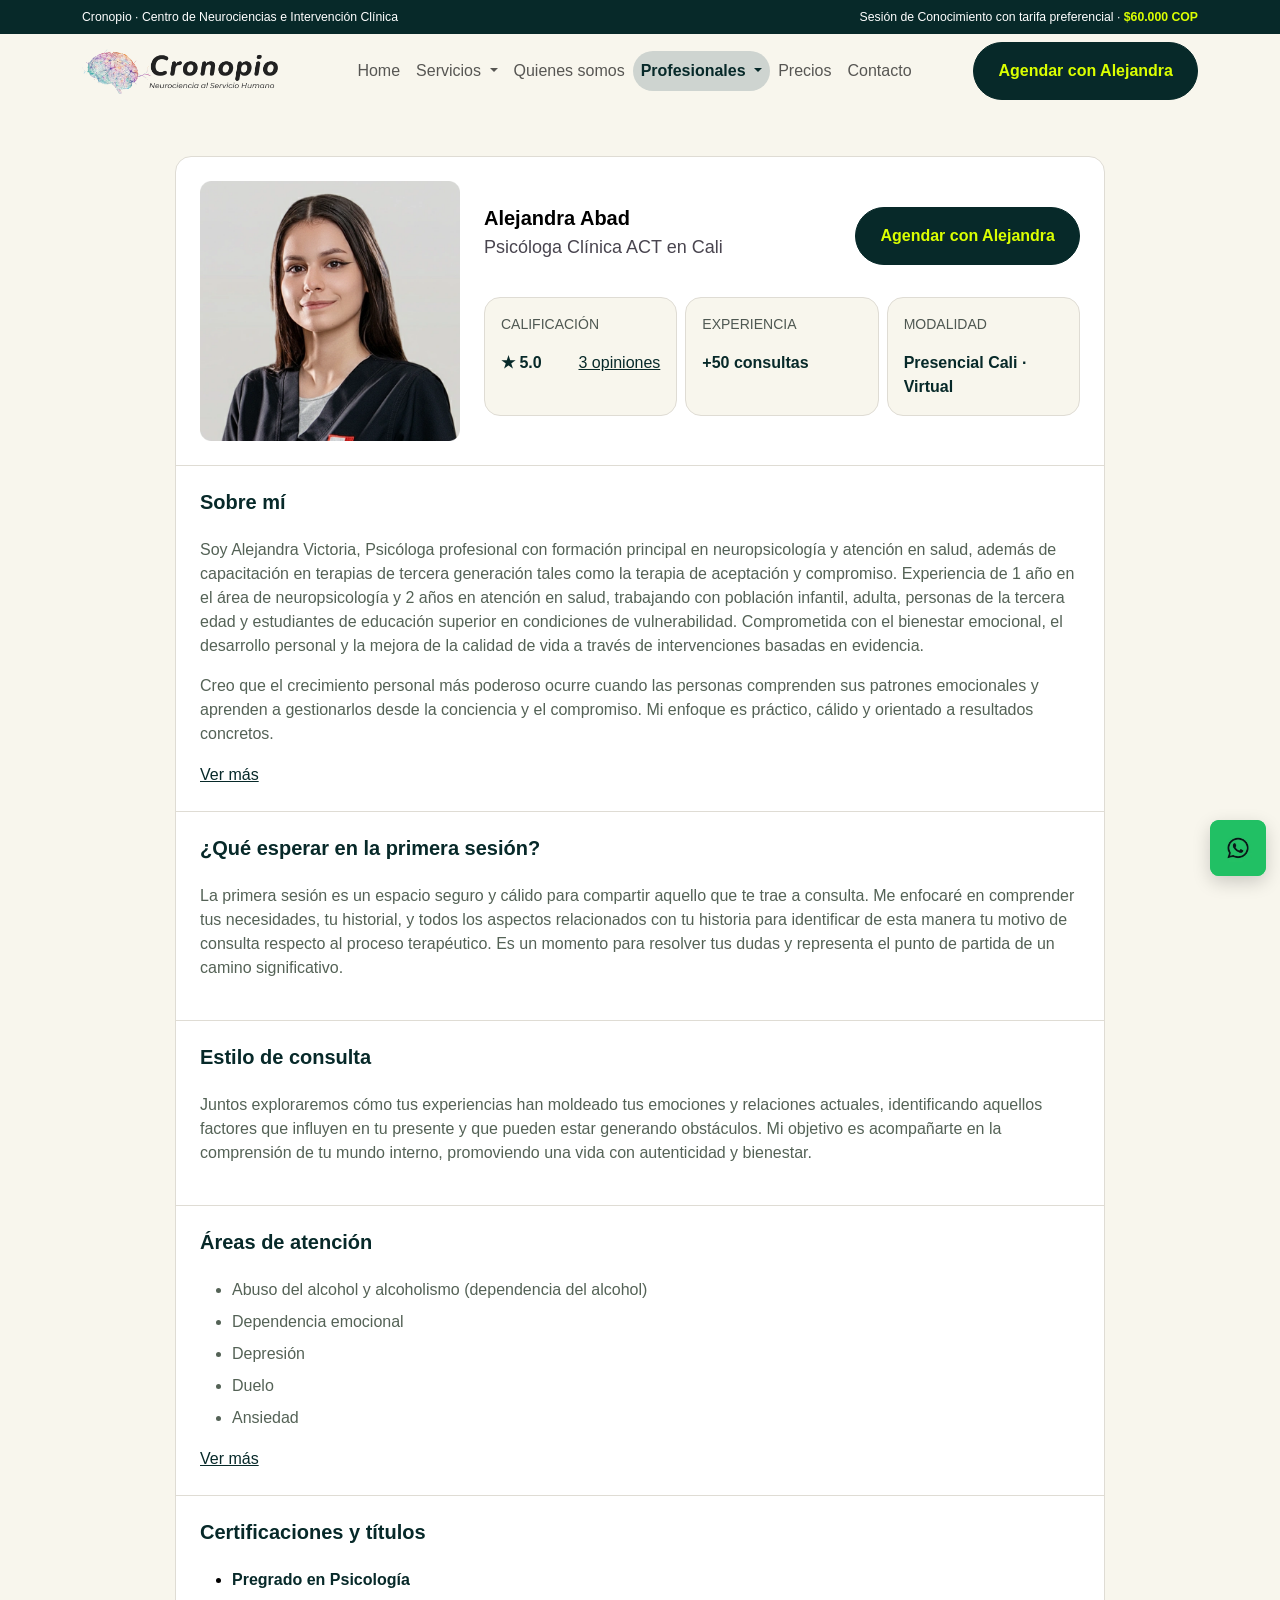
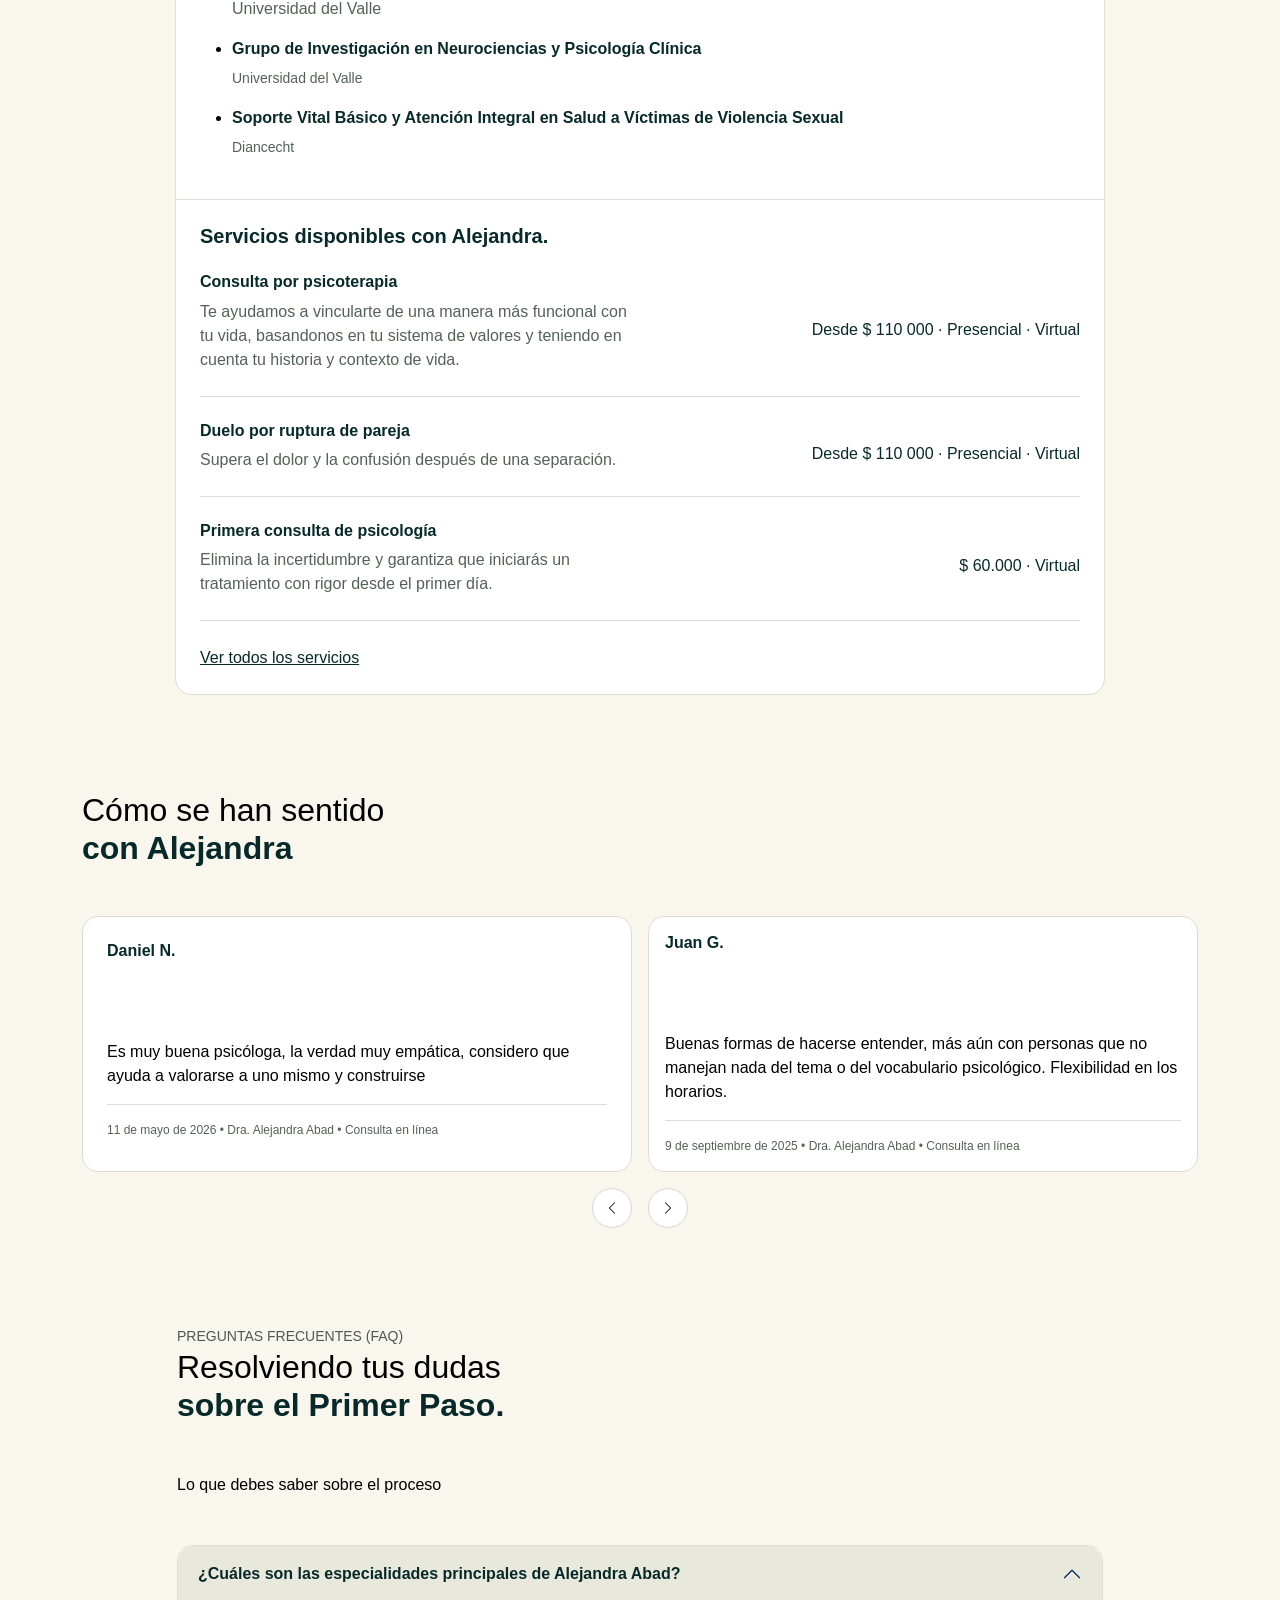
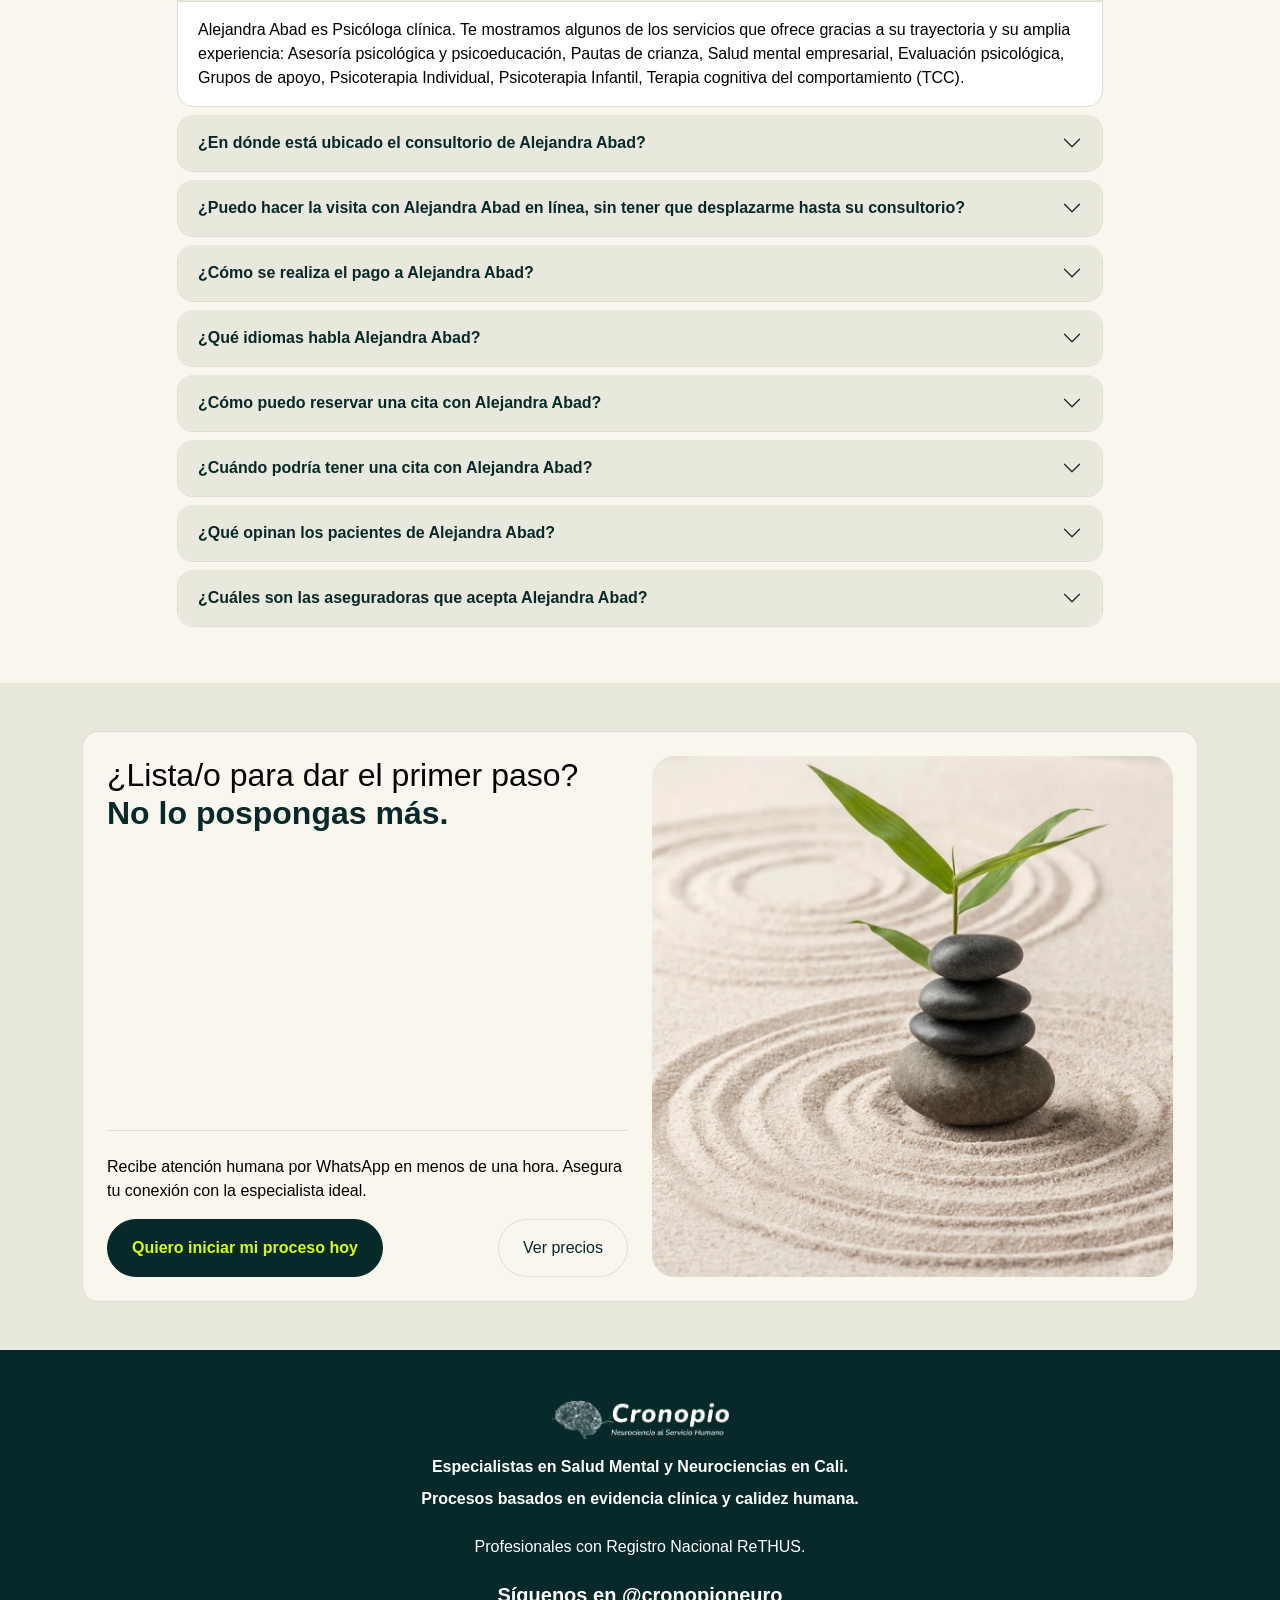
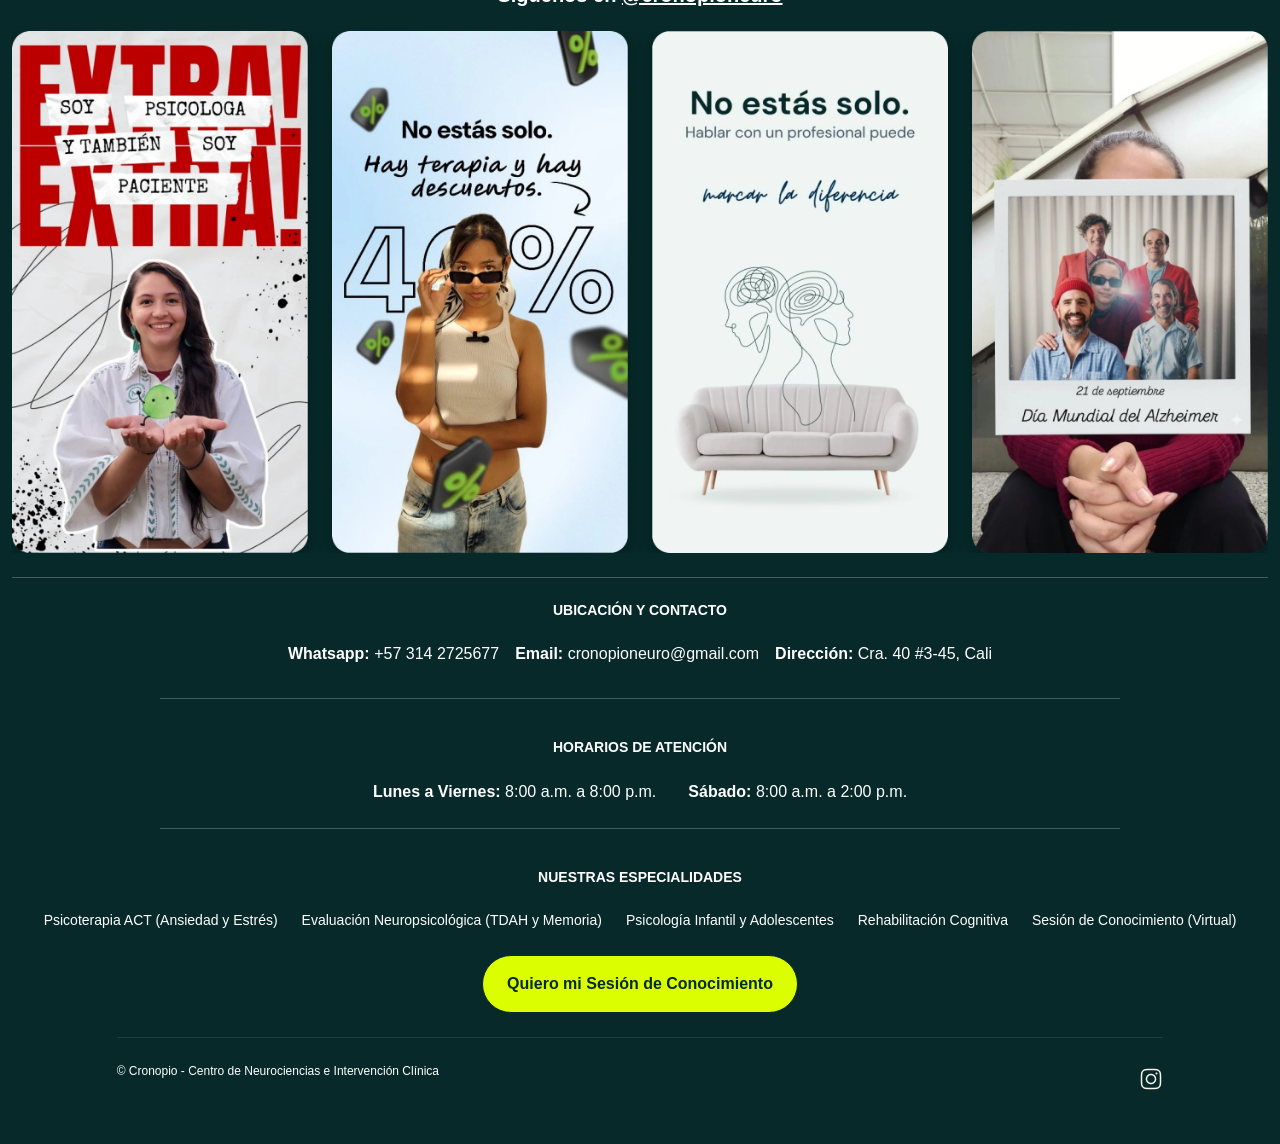
<file: alejandra-abad.html>
<!DOCTYPE html>
<html lang="es">

<head>
    <meta charset="UTF-8">
    <meta name="viewport" content="width=device-width, initial-scale=1.0">
    <title>Psicóloga Alejandra Abad | ACT y Neuropsicología en Cali | Cronopio Neuro</title>
    <!-- Meta tags para SEO y compartir en redes -->
    <meta name="description"
        content="Conoce a la psicóloga Alejandra Abad en Cali: terapia ACT, neuropsicología, evaluación cognitiva y acompañamiento en salud mental.">
    <meta name="keywords"
        content="Alejandra Abad, psicóloga ACT, neuropsicología, evaluación cognitiva, salud mental, Cali">
    <meta name="author" content="Cronopio Neuro">

    <!-- Open Graph (para WhatsApp, Facebook, etc.) -->
    <meta property="og:type" content="website">
    <meta property="og:url" content="https://cronopioneuro.com/alejandra-abad.html">
    <meta property="og:title" content="Psicóloga Alejandra Abad | ACT y Neuropsicología en Cali | Cronopio Neuro">
    <meta property="og:description"
        content="Psicóloga clínica con enfoque ACT y neuropsicología, especializada en evaluación cognitiva y acompañamiento en salud mental en Cali.">
    <meta property="og:image" content="assets/img/08.profesionales/Alejandra-Abad.webp">
    <meta property="og:image:width" content="1200">
    <meta property="og:image:height" content="630">
    <link rel="icon" type="image/webp" href="assets/img/cronopio-neuro-logo.webp">
    <link href="https://cdn.jsdelivr.net/npm/bootstrap@5.3.2/dist/css/bootstrap.min.css" rel="stylesheet">
    <link href="https://unpkg.com/aos@2.3.1/dist/aos.css" rel="stylesheet">
    <link rel="stylesheet" href="./assets/estilos/style.css">

    <!-- Código Schema para Servicio -->
    <script type="application/ld+json">
{
  "@context": "https://schema.org",
  "@graph": [
    {
      "@type": "Person",
      "@id": "https://cronopioneuro.com/alejandra-abad.html#professional",
      "name": "Alejandra Abad",
      "jobTitle": "Psicóloga Clínica ACT",
      "image": "https://cronopioneuro.com/assets/img/08.profesionales/Alejandra-Abad.webp",
      "description": "Soy Alejandra Victoria, Psicóloga profesional con formación principal en neuropsicología y atención en salud, además de capacitación en terapias de tercera generación como terapia cognitivo-conductual y terapia de aceptación y compromiso. Experiencia en atención infantil, adulta, tercera edad y estudiantes en condiciones de vulnerabilidad, con un enfoque cálido, práctico y basado en evidencia.",
      "url": "https://cronopioneuro.com/alejandra-abad.html",
      "worksFor": {
        "@type": "MedicalBusiness",
        "name": "Cronopio - Centro de Neurociencias e Intervención Clínica",
        "url": "https://cronopioneuro.com/",
        "logo": "https://cronopioneuro.com/assets/img/logo.png",
        "address": {
          "@type": "PostalAddress",
          "streetAddress": "Cra. 40 #3-45, Cali",
          "addressLocality": "Cali",
          "addressRegion": "Valle del Cauca",
          "addressCountry": "CO"
        }
      },
      "knowsAbout": [
        "Neuropsicología",
        "Terapia de Aceptación y Compromiso (ACT)",
        "Terapia cognitivo-conductual",
        "Atención en salud mental",
        "Intervención en ansiedad y estrés",
        "Apoyo en procesos de duelo"
      ],
      "aggregateRating": {
        "@type": "AggregateRating",
        "ratingValue": "5.0",
        "reviewCount": "3",
        "bestRating": "5",
        "worstRating": "1"
      },
      "review": [
        {
          "@type": "Review",
          "author": {
            "@type": "Person",
            "name": "Daniel N."
          },
          "datePublished": "2026-05-11",
          "reviewBody": "Es muy buena psicóloga, la verdad muy empática, considero que ayuda a valorarse a uno mismo y construirse.",
          "reviewRating": {
            "@type": "Rating",
            "ratingValue": "5"
          }
        },
        {
          "@type": "Review",
          "author": {
            "@type": "Person",
            "name": "Juan G."
          },
          "datePublished": "2025-09-09",
          "reviewBody": "Buenas formas de hacerse entender, más aún con personas que no manejan nada del tema o del vocabulario psicológico. Flexibilidad en los horarios.",
          "reviewRating": {
            "@type": "Rating",
            "ratingValue": "5"
          }
        },
        {
          "@type": "Review",
          "author": {
            "@type": "Person",
            "name": "Belcy"
          },
          "datePublished": "2025-09-02",
          "reviewBody": "La comodidad y confianza que la profesional brinda para poder identificar y tratar lo mas relevante.",
          "reviewRating": {
            "@type": "Rating",
            "ratingValue": "5"
          }
        }
      ]
    },
    {
      "@type": "MedicalWebPage",
      "@id": "https://cronopioneuro.com/alejandra-abad.html",
      "url": "https://cronopioneuro.com/alejandra-abad.html",
      "name": "Perfil Profesional de la Psicóloga Alejandra Abad | Cronopio",
      "description": "Agenda tu consulta con Alejandra Abad, Psicóloga Clínica ACT experta en neuropsicología y atención en salud mental. Servicios presenciales en Cali y atención virtual para adultos, adolescentes y niños.",
      "mainEntity": {
        "@id": "https://cronopioneuro.com/alejandra-abad.html#professional"
      },
      "hasPart": [
        {
          "@type": "MedicalProcedure",
          "name": "Primera consulta de psicología",
          "description": "Elimina la incertidumbre y garantiza que iniciarás el tratamiento correcto desde el primer día.",
          "offers": {
            "@type": "Offer",
            "price": "60000",
            "priceCurrency": "COP",
            "availableDeliveryMethod": "https://schema.org/DeliveryMethod"
          }
        },
        {
          "@type": "MedicalProcedure",
          "name": "Consulta por psicoterapia",
          "description": "Logra cambiar los patrones de pensamiento destructivos que te limitan y obtén herramientas concretas para manejar tus emociones, evitando que la ansiedad, la depresión o el estrés te controlen.",
          "offers": {
            "@type": "Offer",
            "price": "110000",
            "priceCurrency": "COP",
            "availableDeliveryMethod": "https://schema.org/OnSitePickup"
          }
        },
        {
          "@type": "MedicalProcedure",
          "name": "Duelo por ruptura de pareja",
          "description": "Supera el dolor y la confusión después de una separación con apoyo profesional y basado en evidencia.",
          "offers": {
            "@type": "Offer",
            "price": "110000",
            "priceCurrency": "COP",
            "availableDeliveryMethod": "https://schema.org/OnSitePickup"
          }
        }
      ]
    }
  ]
}
</script>
</head>

<body>
    <!-- Topbar Promocional -->
    <div class="top-bar text-white py-2">
        <div class="container d-flex justify-content-between align-items-center small">
            <span class="d-none d-md-inline">Cronopio · Centro de Neurociencias e Intervención Clínica</span>
            <span class="mx-auto mx-md-0 d-block d-md-none text-center">Sesión de Conocimiento con tarifa
                preferencial <br><strong class="text-lime">$60.000 COP</strong></span>
            <span class="mx-auto mx-md-0 d-none d-md-block">Sesión de Conocimiento con tarifa preferencial ·
                <strong class="text-lime">$60.000 COP</strong></span>
        </div>
    </div>
    <!-- Header / Navbar -->
    <nav class="navbar navbar-expand-xl sticky-top">
        <div class="container">
            <a class="navbar-brand" href="index.html">
                <img src="assets/img/01.hero_image/logo_primary.webp" alt="Cronopio Logo" height="45">
            </a>
            <button class="navbar-toggler" type="button" data-bs-toggle="collapse" data-bs-target="#mainNav">
                <span class="navbar-toggler-icon"></span>
            </button>
            <div class="collapse navbar-collapse" id="mainNav">
                <ul class="navbar-nav mx-auto mb-2 mb-lg-0">
                    <li class="nav-item px-3 py-2 px-lg-0 py-lg-0"><a class="nav-link" href="index.html">Home</a></li>
                    <li class="nav-item dropdown px-3 py-2 px-lg-0 py-lg-0">
                        <a class="nav-link dropdown-toggle" href="servicios.html" role="button"
                            data-bs-toggle="dropdown" aria-expanded="false">
                            Servicios
                        </a>
                        <ul class="dropdown-menu background-neutro-050 p-xl-3 rounded-4">
                            <li>
                                <a class="dropdown-item d-flex align-items-start p-xl-3 mb-3 mb-xl-0"
                                    href="cognitivo-conductual.html">
                                    <span class="number me-3 opacity-50 flex-shrink-0">01</span>
                                    <div>
                                        <h4 class="color-text-brand fs-6 mb-1">Psicología ACT / Cognitivo-Conductual
                                        </h4>
                                        <p class="d-none d-lg-block small text-secondary mb-0">Terapia te aceptación y
                                            compromiso para ansiedad, <br> depresión, dependen... </p>
                                    </div>
                                </a>
                            </li>
                            <li>
                                <a class="dropdown-item d-flex align-items-start p-xl-3 mb-3 mb-xl-0"
                                    href="psicologia-infantil.html">
                                    <span class="number me-3 opacity-50 flex-shrink-0">02</span>
                                    <div>
                                        <h4 class="color-text-brand fs-6 mb-1">Psicología Infantil</h4>
                                        <p class="d-none d-lg-block small text-secondary mb-0">Acompañamiento
                                            especializado para niños y familias.</p>
                                    </div>
                                </a>
                            </li>
                            <li>
                                <a class="dropdown-item d-flex align-items-start p-xl-3 mb-3 mb-xl-0"
                                    href="neuropsicologia.html">
                                    <span class="number me-3 opacity-50 flex-shrink-0">03</span>
                                    <div>
                                        <h4 class="color-text-brand fs-6 mb-1">Neuropsicologia</h4>
                                        <p class="d-none d-lg-block small text-secondary mb-0">Diagnostico riguroso de
                                            TDAH, TEA, Demencias, <br> Epilepsia y secuelas cog...
                                    </div>
                                </a>
                            </li>
                            <li>
                                <a class="dropdown-item d-flex align-items-start p-xl-3 mb-3 mb-xl-0"
                                    href="rehabilitacion-cognitiva.html">
                                    <span class="number me-3 opacity-50 flex-shrink-0">04</span>
                                    <div>
                                        <h4 class="color-text-brand fs-6 mb-1">Rehabilitación Cognitiva</h4>
                                        <p class="d-none d-lg-block small text-secondary mb-0">Entrenamiento de
                                            atención, memoria, lenguaje <br> y funciones ejecutivas co... </p>
                                    </div>
                                </a>
                            </li>
                            <li>
                                <a class="dropdown-item d-flex align-items-start p-xl-3 mb-3 mb-xl-0"
                                    href="sesion-conocimiento.html">
                                    <span class="number me-3 opacity-50 flex-shrink-0">05</span>
                                    <div>
                                        <h4 class="color-text-brand fs-6 mb-1">Sesión de conocimiento</h4>
                                        <p class="d-none d-lg-block small text-secondary mb-0">Primer contacto para
                                            orientar tu proceso.
                                        </p>
                                    </div>
                                </a>
                            </li>
                            <div class="divider mb-4"></div>
                            <li class="dropdown-item-wrapper px-lg-3 mb-md-0 mb-lg-3 mb-xl-2">
                                <a href="servicios.html" class="btn-link p-0 border-0 text-decoration-none">Ver todos
                                    los
                                    servicios</a>
                            </li>
                        </ul>
                    </li>
                    <li class="nav-item px-3 py-2 px-lg-0 py-lg-0"><a class="nav-link" href="quienes-somos.html">Quienes
                            somos</a></li>
                    <li class="nav-item dropdown px-3 py-2 px-lg-0 py-lg-0">
                        <a class="nav-link dropdown-toggle active" href="profesionales.html" role="button"
                            data-bs-toggle="dropdown" aria-expanded="false">
                            Profesionales
                        </a>
                        <ul class="dropdown-menu background-neutro-050 p-xl-3 rounded-4">
                            <li>
                                <a class="dropdown-item d-flex align-items-start p-xl-3 mb-3 mb-xl-0"
                                    href="tania-jaramillo.html">
                                    <span class="number me-3 opacity-50 flex-shrink-0">01</span>
                                    <div>
                                        <h4 class="color-text-brand fs-6 mb-1">Tania Jaramillo
                                        </h4>
                                        <p class="d-none d-lg-block small text-secondary mb-0">Experta en evaluación
                                            neuropsicológica <br> en niños, adolescentes, adultos y adultos mayores.
                                        </p>
                                    </div>
                                </a>
                            </li>
                            <li>
                                <a class="dropdown-item d-flex align-items-start p-xl-3 mb-3 mb-xl-0"
                                    href="natalia-zapata.html">
                                    <span class="number me-3 opacity-50 flex-shrink-0">02</span>
                                    <div>
                                        <h4 class="color-text-brand fs-6 mb-1">Natalia Zapata</h4>
                                        <p class="d-none d-lg-block small text-secondary mb-0">Psicologa con énfasis en
                                            psicología clínica <br> y Terapia de Aceptación y Compromiso (ACT)
                                        </p>
                                    </div>
                                </a>
                            </li>
                            <li>
                                <a class="dropdown-item d-flex align-items-start p-xl-3 mb-3 mb-xl-0"
                                    href="isabela-carrejo.html">
                                    <span class="number me-3 opacity-50 flex-shrink-0">03</span>
                                    <div>
                                        <h4 class="color-text-brand fs-6 mb-1">Isabela Carrejo</h4>
                                        <p class="d-none d-lg-block small text-secondary mb-0">Psicóloga experta en la
                                            evaluación e intervención <br> de problemáticas en adolescentes
                                            y adultos.</p>
                                    </div>
                                </a>
                            </li>
                            <li>
                                <a class="dropdown-item d-flex align-items-start p-xl-3 mb-3 mb-xl-0"
                                    href="alejandra-abad.html">
                                    <span class="number me-3 opacity-50 flex-shrink-0">04</span>
                                    <div>
                                        <h4 class="color-text-brand fs-6 mb-1">Alejandra Abad</h4>
                                        <p class="d-none d-lg-block small text-secondary mb-0">Experta en evaluación
                                            cognitiva y terapia <br> de adultos con enfoque ACT.
                                        </p>
                                    </div>
                                </a>
                            </li>
                            <div class="divider mb-4"></div>
                            <li class="dropdown-item-wrapper px-lg-3 mb-md-0 mb-lg-3 mb-xl-2">
                                <a href="profesionales.html" class="btn-link p-0 border-0 text-decoration-none">Ver
                                    todas los
                                    profesionales</a>
                            </li>
                        </ul>
                    </li>
                    <li class="nav-item px-3 py-2 px-lg-0 py-lg-0"><a class="nav-link" href="precios.html">Precios</a>
                    </li>
                    <li class="nav-item px-3 py-2 px-lg-0 py-lg-0"><a class="nav-link" href="contacto.html">Contacto</a>
                    </li>
                </ul>
                <div class="d-flex p-3 p-lg-0">
                    <a class="zl-facility-url btn btn-primary"
                        href="https://www.doctoralia.co/maria-alejandra-victoria-abad/psicologo/cali#profile-pricing"
                        target="_blank" rel="nofollow"
                        data-zlw-facility="cronopio-centro-de-neurociencias-e-intervencion-clinica"
                        data-zlw-type="facility-button-with-saas-only" data-zlw-saas-only="true"
                        data-zlw-a11y-title="Widget de reserva de citas médicas">Agendar con Alejandra</a>
                </div>
            </div>
        </div>
    </nav>
    <!-- Información del perfil -->
    <div class="seccion-perfil py-5">
        <div class="container">
            <div class="col-12 col-xl-10 offset-xl-1 d-flex flex-column gap-3">
                <!-- 1. Foto + datos clave -->
                <div class="card h-100 background-neutro-050">
                    <div class="d-flex flex-column flex-lg-row align-items-lg-center gap-3 gap-lg-4 mt-0 p-4">
                        <div class="imagen-profesional">
                            <img src="assets/img/08.profesionales/Alejandra-Abad.webp" alt="Alejandra Abad">
                        </div>
                        <div class="card-body p-0">
                            <div class="d-flex flex-column flex-md-row justify-content-md-between">
                                <div class="d-flex flex-column align-items-start mb-3 mb-md-0">
                                    <h1 class="nombre-profesional mb-1">Alejandra Abad</h1>
                                    <p class="especialidad-profesional color-text-secondary mb-1">Psicóloga Clínica ACT
                                        en Cali </p>
                                </div>
                                <div class="d-flex align-items-center">
                                    <a class="zl-facility-url btn btn-primary"
                                        href="https://www.doctoralia.co/maria-alejandra-victoria-abad/psicologo/cali#profile-pricing"
                                        target="_blank" rel="nofollow"
                                        data-zlw-facility="cronopio-centro-de-neurociencias-e-intervencion-clinica"
                                        data-zlw-type="facility-button-with-saas-only" data-zlw-saas-only="true"
                                        data-zlw-a11y-title="Widget de reserva de citas médicas">Agendar con
                                        Alejandra</a>
                                </div>
                            </div>
                            <div class="row g-2 mt-4">
                                <div class="col-12 col-md-4">
                                    <div class="card p-3 h-100">
                                        <span class="small color-text-light text-uppercase">Calificación</span>
                                        <div
                                            class="body-card mt-3 d-flex align-items-center justify-content-between gap-1 flex-wrap">
                                            <span class="fw-bold estrellas me-1 color-text-brand">★ 5.0</span>
                                            <button type="button" class="btn btn-link fw-normal p-0 border-0"
                                                data-bs-toggle="modal" data-bs-target="#modalTestimoniosAlejandra">
                                                3 opiniones
                                            </button>
                                        </div>
                                    </div>
                                </div>
                                <div class="col-12 col-md-4">
                                    <div class="card p-3 h-100 perfil-stat">
                                        <span class="small color-text-light text-uppercase">Experiencia</span>
                                        <span class="d-block fw-bold stat-valor color-text-brand mt-3">+50
                                            consultas</span>
                                    </div>
                                </div>
                                <div class="col-12 col-md-4">
                                    <div class="card p-3 h-100 perfil-stat">
                                        <span class="small color-text-light text-uppercase">Modalidad</span>
                                        <span
                                            class="d-block d-lg-none fw-bold stat-valor color-text-brand mt-3">Presencial
                                            · Virtual</span>
                                        <span
                                            class="d-none d-lg-block fw-bold stat-valor color-text-brand mt-3">Presencial
                                            Cali · Virtual</span>
                                    </div>
                                </div>
                            </div>
                        </div>
                    </div>
                    <div class="divider"></div>
                    <!-- 2. Sobre mí -->
                    <div class="seccion-perfil p-4">
                        <h2 class="seccion-label fw-bold fs-5 color-text-brand">Sobre mí</h2>
                        <p class="color-text mt-4">Soy Alejandra Victoria, Psicóloga profesional con formación principal
                            en neuropsicología y atención en salud, además de capacitación en terapias de tercera
                            generación tales como la terapia de aceptación y
                            compromiso. Experiencia de 1 año en el área de neuropsicología y 2 años en atención en
                            salud, trabajando con población infantil, adulta, personas de la tercera edad y estudiantes
                            de educación superior en condiciones de vulnerabilidad. Comprometida con el bienestar
                            emocional, el desarrollo personal y la mejora de la calidad de vida a través de
                            intervenciones basadas en evidencia.</p>
                        <p class="color-text">Creo que el crecimiento personal más poderoso ocurre cuando las personas
                            comprenden sus patrones emocionales y aprenden a gestionarlos desde la conciencia y el
                            compromiso. Mi enfoque es práctico, cálido y orientado a resultados concretos.
                        </p>
                        <button type="button" class="btn btn-link p-0 border-0" data-bs-toggle="modal"
                            data-bs-target="#modalExperiencia">
                            Ver más
                        </button>
                    </div>
                    <div class="divider"></div>
                    <!-- 2. ¿Qué esperar en la primera sesión? -->
                    <div class="seccion-perfil p-4">
                        <h2 class="seccion-label fw-bold fs-5 color-text-brand">¿Qué esperar en la primera sesión?</h2>
                        <p class="color-text mt-4">La primera sesión es un espacio seguro y cálido para compartir
                            aquello que te trae a consulta. Me enfocaré en comprender tus necesidades, tu historial, y 
                            todos los aspectos relacionados con tu historia 
                            para identificar de esta manera tu motivo de consulta
                            respecto al proceso terapéutico. Es un momento para resolver tus
                            dudas y representa el punto de partida de un camino significativo.</p>
                    </div>
                    <div class="divider"></div>
                    <!-- 3. Estilo de consulta -->
                    <div class="seccion-perfil p-4">
                        <h2 class="seccion-label fw-bold fs-5 color-text-brand">Estilo de consulta</h2>
                        <p class="color-text mt-4"> Juntos exploraremos cómo tus experiencias han moldeado tus
                            emociones y relaciones actuales, identificando aquellos factores que influyen en
                            tu presente y que pueden estar generando obstáculos. Mi objetivo es acompañarte en
                            la comprensión de tu mundo interno, promoviendo una vida con
                            autenticidad y bienestar.</p>
                    </div>
                    <div class="divider"></div>
                    <!-- 4. Especialidad -->
                    <div class="seccion-perfil p-4">
                        <h2 class="seccion-label fw-bold fs-5 color-text-brand mb-4">Áreas de atención</h2>
                        <ul>
                            <li class="background-neutro-050 border-0 color-text mb-2 p-0">
                                Abuso del alcohol y alcoholismo (dependencia del alcohol)</li>
                            <li class="background-neutro-050 border-0 color-text mb-2 p-0">
                                Dependencia emocional</li>
                            <li class="background-neutro-050 border-0 color-text mb-2 p-0">
                                Depresión</li>
                            <li class="background-neutro-050 border-0 color-text mb-2 p-0">
                                Duelo</li>
                            <li class="background-neutro-050 border-0 color-text p-0">
                                Ansiedad</li>
                        </ul>
                        <button type="button" class="btn btn-link p-0 border-0" data-bs-toggle="modal"
                            data-bs-target="#modalEspecialidades">
                            Ver más
                        </button>
                    </div>
                    <div class="divider"></div>
                    <!-- 5. Formación -->
                    <div class="seccion-perfil p-4">
                        <h2 class="seccion-label fw-bold fs-5 color-text-brand mb-4">Certificaciones y títulos</h2>
                        <ul>
                            <li class="mb-3">
                                <h3 class="fs-6 color-text-brand fw-bold">Pregrado en Psicología</h3>
                                <span class="color-text">Universidad del Valle</span>
                            </li>
                            <li class="mb-3">
                                <h3 class="fs-6 color-text-brand fw-bold">Grupo de Investigación en Neurociencias y
                                    Psicología Clínica</h3>
                                <span class="small color-text">Universidad del Valle</span>
                            </li>
                            <li class="mb-3">
                                <h3 class="fs-6 color-text-brand fw-bold">Soporte Vital Básico y Atención Integral en
                                    Salud a Víctimas de Violencia Sexual</h3>
                                <span class="small color-text">Diancecht</span>
                            </li>
                        </ul>
                    </div>
                    <div class="divider"></div>
                    <!-- 6. Tabla procesos -->
                    <div class="seccion-perfil p-4">
                        <h2 class="seccion-label fw-bold fs-5 color-text-brand">Servicios disponibles con Alejandra.
                        </h2>
                        <!-- Item 1 -->
                        <div class="my-4 row g-3 align-items-center m-0">
                            <!-- Ocupa 12 cols en móvil y 6 cols (la mitad) en md en adelante -->
                            <div class="accordion-title col-12 col-md-6 mt-0 p-0">
                                <h3 class="fs-6 color-text-brand fw-bold">Consulta por psicoterapia</h3>
                                <p class="color-text mb-0"> Te ayudamos a vincularte de una manera más funcional con 
                                    tu vida, basandonos en tu sistema de valores y teniendo en cuenta tu historia y contexto de vida.  
                    
                                   </p>
                            </div>
                            <!-- Ocupa 12 cols en móvil y 6 cols (la mitad) con alineación a la derecha en md -->
                            <div class="col-12 col-md-6 p-0 text-md-end">
                                <span class="proceso-precio color-text-brand d-inline-block">Desde $ 110 000 ·
                                    Presencial · Virtual
                                </span>
                            </div>
                        </div>
                        <div class="divider"></div>
                        <!-- Item 2 -->
                        <div class="my-4 row g-3 align-items-center m-0">
                            <div class="accordion-title col-12 col-md-6 mt-0 p-0">
                                <h3 class="fs-6 color-text-brand fw-bold">Duelo por ruptura de pareja</h3>
                                <p class="color-text mb-0">Supera el dolor y la confusión después de una separación.
                                </p>
                            </div>
                            <div class="col-12 col-md-6 p-0 text-md-end">
                                <span class="proceso-precio color-text-brand d-inline-block">Desde $ 110 000 ·
                                    Presencial · Virtual</span>
                            </div>
                        </div>
                        <div class="divider"></div>
                        <!-- Item 3 -->
                        <div class="my-4 row g-3 align-items-center m-0">
                            <div class="accordion-title col-12 col-md-6 mt-0 p-0">
                                <h3 class="fs-6 color-text-brand fw-bold">Primera consulta de psicología</h3>
                                <p class="color-text mb-0">Elimina la incertidumbre y garantiza que iniciarás un
                                    tratamiento con rigor desde el primer día.</p>
                            </div>
                            <div class="col-12 col-md-6 p-0 text-md-end">
                                <span class="proceso-precio color-text-brand d-inline-block">$ 60.000 ·
                                    Virtual</span>
                            </div>
                        </div>
                        <div class="divider mb-4"></div>
                        <div>
                            <button type="button" class="btn btn-link fw-normal p-0 border-0" data-bs-toggle="modal"
                                data-bs-target="#modalServicios">
                                Ver todos los servicios
                            </button>
                        </div>
                    </div>
                </div>
            </div>
        </div>
    </div>
    <!-- Modal Experiencia -->
    <div class="modal fade" id="modalExperiencia" data-bs-backdrop="static" data-bs-keyboard="false" tabindex="-1"
        aria-labelledby="modalExperienciaLabel" aria-hidden="true">
        <div class="modal-dialog modal-dialog-centered modal-dialog-scrollable">
            <div class="modal-content">
                <div class="modal-header">
                    <h1 class="modal-title fs-5" id="modalExperienciaLabel">Más sobre Alejandra Abad</h1>
                    <button type="button" class="btn-close" data-bs-dismiss="modal" aria-label="Close"></button>
                </div>
                <div class="modal-body">
                    <div class="col-12">
                        <div class="card p-3 h-100 background-neutro-100">
                            <div class="d-flex flex-column flex-md-row gap-3 align-items-start align-items-md-center">
                                <img src="assets/img/03.equipo/alejandra-abad.webp" alt="Alejandra Abad"
                                    style="width:100px;height:110px;border-radius:0.75rem;object-fit:cover;flex-shrink:0;">
                                <div>
                                    <p class="nombre-profesional mb-1">Alejandra Abad</p>
                                    <p class="especialidad-profesional color-text-secondary mb-1">Psicóloga Clínica ACT
                                        en Cali</p>
                                    <span class="estrellas me-1 color-text-brand">★★★★★ 3 opiniones</span>
                                </div>
                            </div>
                        </div>
                    </div>
                    <div class="listado-experiencia my-4">
                        <h3 class="fs-6 mb-4 fw-bold color-text-brand">Experiencia profesional</h3>
                        <ul>
                            <li class="border-0 color-text mb-3 p-0">
                                <h4 class="fs-6 fw-bold color-text-brand mb-0">Psicóloga</h4>
                                <p class="color-text mb-0">Cronopio Centro de Neurociencias e Intervención Clínica</p>
                                <span class="small color-text mb-0">Agosto, 2024 - Actualidad</span>
                            </li>
                            <li class="border-0 color-text mb-3 p-0">
                                <h4 class="fs-6 fw-bold color-text-brand mb-0">Practicante Profesional en
                                    Neuropsicología</h4>
                                <p class="color-text mb-0">Clínica Neurólogos de Occidente</p>
                                <span class="small color-text mb-0">Marzo-Julio, 2024</span>
                            </li>
                            <li class="border-0 color-text mb-3 p-0">
                                <h4 class="fs-6 fw-bold color-text-brand mb-0">Practicante Profesional en
                                    Neuropsicología</h4>
                                <p class="color-text mb-0">Centro de Neurorehabilitación SURGIR</p>
                                <span class="small color-text mb-0">Agosto-Diciembre, 2023</span>
                            </li>
                            <li class="border-0 color-text mb-3 p-0">
                                <h4 class="fs-6 fw-bold color-text-brand mb-0">Practicante socioeducativa</h4>
                                <p class="color-text mb-0">Universidad del Valle</p>
                                <span class="small color-text mb-0">Septiembre, 2022 - Diciembre, 2024</span>
                            </li>
                        </ul>
                    </div>
                    <div class="divider mb-4"></div>
                    <div class="listado-idioma my-4">
                        <h3 class="fs-6 mb-4 fw-bold color-text-brand">Idiomas</h3>
                        <ul>
                            <li class="border-0 color-text mb-3 p-0">
                                Español</li>
                            <li class="border-0 color-text mb-3 p-0">
                                Ingles</li>
                        </ul>
                    </div>
                </div>
                <div class="modal-footer">
                    <button type="button" class="btn btn-secondary" data-bs-dismiss="modal">Cerrar</button>
                </div>
            </div>
        </div>
    </div>
    <!-- Modal Especialidades -->
    <div class="modal fade" id="modalEspecialidades" data-bs-backdrop="static" data-bs-keyboard="false" tabindex="-1"
        aria-labelledby="modalExperienciaLabel" aria-hidden="true">
        <div class="modal-dialog modal-dialog-centered modal-dialog-scrollable">
            <div class="modal-content">
                <div class="modal-header">
                    <h1 class="modal-title fs-5" id="modalExperienciaLabel">Áreas de atención</h1>
                    <button type="button" class="btn-close" data-bs-dismiss="modal" aria-label="Close"></button>
                </div>
                <div class="modal-body">
                    <div class="listado-especialidades">
                        <ul>
                            <li class="border-0 color-text mb-3 p-0">Abuso del alcohol y alcoholismo (dependencia del
                                alcohol)</li>
                            <li class="border-0 color-text mb-3 p-0">Parafilias</li>
                            <li class="border-0 color-text mb-3 p-0">Síndrome de Asperger</li>
                            <li class="border-0 color-text mb-3 p-0">Síndrome de Martin-Bell</li>
                            <li class="border-0 color-text mb-3 p-0">Síndrome del cromosoma X frágil</li>
                            <li class="border-0 color-text mb-3 p-0">Sonambulismo</li>
                            <li class="border-0 color-text mb-3 p-0">Trastorno de Adaptación</li>
                            <li class="border-0 color-text mb-3 p-0">Trastorno de ansiedad (fobia social)</li>
                            <li class="border-0 color-text mb-3 p-0">Trastorno de Conducta</li>
                            <li class="border-0 color-text mb-3 p-0">Trastorno de estrés postraumático</li>
                            <li class="border-0 color-text mb-3 p-0">Trastorno de pánico</li>
                            <li class="border-0 color-text mb-3 p-0">Trastorno de personalidad dependiente</li>
                            <li class="border-0 color-text mb-3 p-0">Trastorno de personalidad limítrofe</li>
                            <li class="border-0 color-text mb-3 p-0">Trastorno del control de impulsos</li>
                            <li class="border-0 color-text mb-3 p-0">Trastorno del espectro autista (TEA)</li>
                            <li class="border-0 color-text mb-3 p-0">Trastorno evitativo de la personalidad</li>
                            <li class="border-0 color-text mb-3 p-0">Trastorno obsesivo compulsivo (TOC)</li>
                            <li class="border-0 color-text mb-3 p-0">Trastorno por consumo de tabaco</li>
                            <li class="border-0 color-text mb-3 p-0">Trastorno por Déficit de Atención (ADD)</li>
                            <li class="border-0 color-text mb-3 p-0">Trastornos del aprendizaje</li>
                            <li class="border-0 color-text mb-3 p-0">Trastornos del sueño</li>
                            <li class="border-0 color-text mb-3 p-0">Trastornos por Déficit de Atención e Hiperactividad
                                (TDAH)</li>
                            <li class="border-0 color-text mb-3 p-0">Tricotilomanía</li>
                            <li class="border-0 color-text mb-3 p-0">Trastorno mixto de ansiedad y depresión</li>
                            <li class="border-0 color-text mb-3 p-0">Trastorno de la conducta alimentaria</li>
                            <li class="border-0 color-text mb-3 p-0">Trastorno de ansiedad generalizada</li>
                            <li class="border-0 color-text mb-3 p-0">Trastorno bipolar</li>
                            <li class="border-0 color-text mb-3 p-0">Ronquidos</li>
                            <li class="border-0 color-text mb-3 p-0">Pesadillas</li>
                            <li class="border-0 color-text mb-3 p-0">Situaciones de conflicto familiares</li>
                            <li class="border-0 color-text mb-3 p-0">Situaciones de conflicto de pareja</li>
                            <li class="border-0 color-text mb-3 p-0">Situaciones de conflicto personales</li>
                            <li class="border-0 color-text mb-3 p-0">Terrores nocturnos</li>
                            <li class="border-0 color-text mb-3 p-0">Problemas ingesta de alimentos</li>
                            <li class="border-0 color-text mb-3 p-0">Tristeza</li>
                            <li class="border-0 color-text mb-3 p-0">Problemas de apego</li>
                            <li class="border-0 color-text mb-3 p-0">Timidez</li>
                            <li class="border-0 color-text mb-3 p-0">Separación de la pareja</li>
                            <li class="border-0 color-text mb-3 p-0">Trastornos alimenticios</li>
                            <li class="border-0 color-text mb-3 p-0">Síndromes neurológicos</li>
                            <li class="border-0 color-text mb-3 p-0">Síndromes en la infancia, niñez y adolescencia</li>
                            <li class="border-0 color-text mb-3 p-0">Migraña</li>
                            <li class="border-0 color-text mb-3 p-0">Neuralgias</li>
                            <li class="border-0 color-text mb-3 p-0">Neuralgia del trigémino</li>
                            <li class="border-0 color-text mb-3 p-0">Síndromes pseudoneurologicos</li>
                            <li class="border-0 color-text mb-3 p-0">Toc (trastorno obesivo compulsivo)</li>
                            <li class="border-0 color-text mb-3 p-0">Trastorno de ansiedad</li>
                            <li class="border-0 color-text mb-3 p-0">Mobbing</li>
                            <li class="border-0 color-text mb-3 p-0">Problemas de sueño - ritmo circadiano</li>
                            <li class="border-0 color-text mb-3 p-0">Obesidad</li>
                            <li class="border-0 color-text mb-3 p-0">Trastornos por estrés</li>
                            <li class="border-0 color-text mb-3 p-0">Trastorno por somatización</li>
                            <li class="border-0 color-text mb-3 p-0">Trastorno por conversión e insomnio</li>
                            <li class="border-0 color-text mb-3 p-0">Abuso sexual</li>
                            <li class="border-0 color-text mb-3 p-0">Ruptura amorosa</li>
                            <li class="border-0 color-text mb-3 p-0">Trastorno de personalidad</li>
                            <li class="border-0 color-text mb-3 p-0">Trastornos del estado de animo</li>
                            <li class="border-0 color-text mb-3 p-0">Secuelas Cognitivas por daño cerebral</li>
                            <li class="border-0 color-text mb-3 p-0">Secuelas Cognitivas</li>
                            <li class="border-0 color-text mb-3 p-0">Trastornos madurativos del neurodesarrollo</li>
                        </ul>
                    </div>
                </div>
                <div class="modal-footer">
                    <button type="button" class="btn btn-secondary" data-bs-dismiss="modal">Cerrar</button>
                </div>
            </div>
        </div>
    </div>
    <!-- Modal Servicios -->
    <div class="modal fade" id="modalServicios" data-bs-backdrop="static" data-bs-keyboard="false" tabindex="-1"
        aria-labelledby="modalServiciosLabel" aria-hidden="true">
        <div class="modal-dialog modal-dialog-centered modal-dialog-scrollable">
            <div class="modal-content">
                <div class="modal-header">
                    <h1 class="modal-title fs-5" id="modalServiciosLabel">Servicios y precios</h1>
                    <button type="button" class="btn-close" data-bs-dismiss="modal" aria-label="Close"></button>
                </div>
                <div class="modal-body">
                    <!-- Item 1 -->
                    <div>
                        <!-- Ocupa 12 cols en móvil y 6 cols (la mitad) en md en adelante -->
                        <div class="accordion-title col-12 mt-0 p-0">
                            <h3 class="fs-6 color-text-brand fw-bold">Consulta por psicoterapia</h3>
                            <p class="color-text mb-3">Logra cambiar los patrones de pensamiento destructivos que te
                                limitan y obtén herramientas concretas para manejar tus emociones, evitando que la
                                ansiedad, la depresión o el estrés te controlen. </p>
                        </div>
                        <!-- Ocupa 12 cols en móvil y 6 cols (la mitad) con alineación a la derecha en md -->
                        <div class="col-12 mb-4 p-0">
                            <span class="proceso-precio color-text-brand d-inline-block">Desde $ 110 000 ·
                                Presencial ·
                                Virtual</span>
                        </div>
                    </div>
                    <div class="divider mb-4"></div>
                    <!-- Item 2 -->
                    <div>
                        <div class="accordion-title col-12 mt-0 p-0">
                            <h3 class="fs-6 color-text-brand fw-bold">Duelo por ruptura de pareja</h3>
                            <p class="color-text mb-3">Supera el dolor y la confusión después de una separación.</p>
                        </div>
                        <div class="col-12 mb-4 p-0">
                            <span class="proceso-precio color-text-brand d-inline-block">Desde $ 110 000 ·
                                Presencial ·
                                Virtual</span>
                        </div>
                    </div>
                    <div class="divider mb-4"></div>
                    <!-- Item 3 -->
                    <div>
                        <div class="accordion-title col-12 mt-0 p-0">
                            <h3 class="fs-6 color-text-brand fw-bold">Primera consulta de psicología</h3>
                            <p class="color-text mb-3">Elimina la incertidumbre y garantiza que iniciarás el
                                tratamiento
                                correcto desde el primer día.</p>
                        </div>
                        <div class="col-12 mb-4 p-0">
                            <span class="proceso-precio color-text-brand d-inline-block">$ 60.000 ·
                                Virtual</span>
                        </div>
                    </div>
                    <div class="divider mb-4"></div>
                    <!-- Item 4 -->
                    <div>
                        <div class="accordion-title col-12 mt-0 p-0">
                            <h3 class="fs-6 color-text-brand fw-bold">Evaluación psicológica</h3>
                            <p class="color-text mb-3">Este servicio te ofrece una comprensión global y profesional
                                de
                                tu estado emocional y conductual actual.</p>
                        </div>
                        <div class="col-12 mb-4 p-0">
                            <span class="proceso-precio color-text-brand d-inline-block">Desde $ 110.000 · Virtual ·
                                Presencial</span>
                        </div>
                    </div>
                    <div class="divider mb-4"></div>
                    <!-- Item 5 -->
                    <div>
                        <div class="accordion-title col-12 mt-0 p-0">
                            <h3 class="fs-6 color-text-brand fw-bold">Psicoterapia Individual</h3>
                            <p class="color-text mb-3">Este es tu espacio seguro para superar la ansiedad, la
                                depresión,
                                el estrés o los conflictos personales.</p>
                        </div>
                        <div class="col-12 mb-4 p-0">
                            <span class="proceso-precio color-text-brand d-inline-block">Desde $ 110.000 · Virtual ·
                                Presencial</span>
                        </div>
                    </div>
                    <div class="divider mb-4"></div>
                    <!-- Item 6 -->
                    <div>
                        <div class="accordion-title col-12 mt-0 p-0">
                            <h3 class="fs-6 color-text-brand fw-bold">Terapia cognitiva del comportamiento (TCC)
                            </h3>
                        </div>
                        <p class="color-text mb-3">Accede a la metodología más respaldada científicamente para
                            transformar el malestar
                            emocional. </p>
                        <div class="col-12 mb-4 p-0">
                            <span class="proceso-precio color-text-brand d-inline-block">Desde $ 110.000 · Virtual ·
                                Presencial</span>
                        </div>
                    </div>
                    <div class="divider mb-4"></div>
                    <!-- Item 7 -->
                    <div>
                        <div class="accordion-title col-12 mt-0 p-0">
                            <h3 class="fs-6 color-text-brand fw-bold">Asesoría psicológica y psicoeducación</h3>
                            <p class="color-text mb-3">Deja de buscar información ambigua en internet y obtén
                                respuestas
                                directas y estrategias concretas de un experto para manejar un problema específico o
                                una
                                crisis puntual.</p>
                        </div>
                        <div class="col-12 mb-4 p-0">
                            <span class="proceso-precio color-text-brand d-inline-block">Desdee $ 110.000 · Virtual
                                ·
                                Presencial</span>
                        </div>
                    </div>
                    <div class="divider mb-4"></div>
                    <!-- Item 8 -->
                    <div>
                        <div class="accordion-title col-12 mt-0 p-0">
                            <h3 class="fs-6 color-text-brand fw-bold">Psicoterapia de duelo</h3>
                            <p class="color-text mb-3">Recibe un acompañamiento profesional para transitar el dolor
                                de
                                una pérdida (ser querido, empleo, etapa de vida). </p>
                        </div>
                        <div class="col-12 mb-4 p-0">
                            <span class="proceso-precio color-text-brand d-inline-block">Desde $ 110.000 · Virtual ·
                                Presencial</span>
                        </div>
                    </div>
                    <div class="divider mb-4"></div>
                    <!-- Item 9 -->
                    <div>
                        <div class="accordion-title col-12 mt-0 p-0">
                            <h3 class="fs-6 color-text-brand fw-bold">Psicoterapia para adolescentes</h3>
                            <p class="color-text mb-3">Ayuda a tu hijo adolescente a gestionar la ansiedad escolar,
                                los
                                conflictos familiares o las presiones sociales.</p>
                        </div>
                        <div class="col-12 mb-4 p-0">
                            <span class="proceso-precio color-text-brand d-inline-block">Desde $ 110.000 · Virtual ·
                                Presencial</span>
                        </div>
                    </div>
                </div>
                <div class="modal-footer">
                    <button type="button" class="btn btn-secondary" data-bs-dismiss="modal">Cerrar</button>
                </div>
            </div>
        </div>
    </div>
    <!-- Modal testimonios Alejandra -->
    <div class="modal fade" id="modalTestimoniosAlejandra" data-bs-backdrop="static" data-bs-keyboard="false"
        tabindex="-1" aria-labelledby="modalTestimoniosAlejandraLabel" aria-hidden="true">
        <div class="modal-dialog modal-dialog-centered modal-dialog-scrollable">
            <div class="modal-content">
                <div class="modal-header">
                    <h1 class="modal-title fs-5" id="modalTestimoniosAlejandraLabel">3 Opiniones</h1>
                    <button type="button" class="btn-close" data-bs-dismiss="modal" aria-label="Close"></button>
                </div>
                <div class="modal-body">
                    <div class="tarjeta-testimonio">
                        <div class="body-card">
                            <h3 class="fs-6 mb-4 fw-bold color-text-brand">Daniel N.</h3>
                            <p class="mb-3">Es muy buena psicología, la verdad muy empática, considero que ayuda a
                                valorarse a uno mismo y construirse.
                            </p>
                            <div class="divider mb-3"></div>
                            <p class="meta-reseña color-text">12 de mayo de 2026 • Consulta por psicología</p>
                        </div>
                    </div>
                    <div class="tarjeta-testimonio">
                        <div class="body-card">
                            <h3 class="fs-6 mb-4 fw-bold color-text-brand">Juan G.</h3>
                            <p class="mb-3">Buenas formas de hacerse entender, más aún con personas que no manejan
                                nada
                                del tema o del vocabulario psicológico. Flexibilidad en los horarios.
                            </p>
                            <div class="divider mb-3"></div>
                            <p class="meta-reseña color-text">9 de septiembre de 2025 • Consulta en línea</p>
                        </div>
                    </div>
                    <div class="tarjeta-testimonio">
                        <div class="body-card">
                            <h3 class="fs-6 mb-4 fw-bold color-text-brand">Belcy.</h3>
                            <p class="mb-3">La comodidad y confianza que la profesional brinda para poder
                                identificar y
                                tratar lo mas relevante. </p>
                            <div class="divider mb-3"></div>
                            <p class="meta-reseña color-text">2 de septiembre de 2025 • Consulta por psicología
                            </p>
                        </div>
                    </div>
                </div>
                <div class="modal-footer">
                    <button type="button" class="btn btn-secondary" data-bs-dismiss="modal">Cerrar</button>
                </div>
            </div>
        </div>
    </div>
    <!-- Sección de testimonios -->
    <section id="testimonios" class="seccion-testimonios grid-cards py-5">
        <div class="container">
            <h2 class="mb-5">
                Cómo se han sentido <br>
                <strong class="color-text-brand">con Alejandra</strong>
            </h2>
            <div id="carruselTestimonios" class="carousel slide carrusel-testimonios" data-bs-touch="false">
                <div class="carousel-inner">
                    <!-- Slide 1 -->
                    <div class="carousel-item active">
                        <div class="row g-3">
                            <!-- Primera tarjeta: visible en todos los tamaños -->
                            <div class="col-12 col-md-6">
                                <div class="card h-100 background-neutro-050 p-3 p-md-4">
                                    <div class="body-card">
                                        <h3 class="fs-6 fw-bold color-text-brand">Daniel N.</h3>
                                        <p class="mb-3">Es muy buena psicóloga, la verdad muy empática, considero que
                                            ayuda a valorarse a uno mismo y construirse
                                        </p>
                                        <div class="divider mb-3"></div>
                                        <p class="meta-reseña color-text mb-0">11 de mayo de 2026 • Dra. Alejandra Abad
                                            • Consulta en línea
                                        </p>
                                    </div>
                                </div>
                            </div>
                            <!-- Segunda tarjeta: solo visible en tablet+ -->
                            <div class="col-md-6 d-none d-md-block">
                                <div class="card h-100 background-neutro-050 p-3">
                                    <div class="body-card">
                                        <h3 class="fs-6 fw-bold color-text-brand">Juan G.</h3>
                                        <p class="mb-3">Buenas formas de hacerse entender, más aún con personas que no
                                            manejan nada del tema o del vocabulario psicológico. Flexibilidad en los
                                            horarios.
                                        </p>
                                        <div class="divider mb-3"></div>
                                        <p class="meta-reseña color-text mb-0">9 de septiembre de 2025 • Dra. Alejandra
                                            Abad • Consulta en línea</p>
                                    </div>
                                </div>
                            </div>
                        </div>
                    </div>
                    <!-- Slide 2: repetir misma estructura con nuevas reseñas -->
                    <div class="carousel-item">
                        <div class="row g-3">
                            <div class="col-12 col-md-6">
                                <div class="card h-100 background-neutro-050 p-3 p-md-4">
                                    <div class="body-card">
                                        <h3 class="fs-6 fw-bold color-text-brand">Belcy.</h3>
                                        <p class="mb-3">La comodidad y confianza que la profesional brinda para poder
                                            identificar y tratar lo más relevante.
                                        </p>
                                        <div class="divider mb-3"></div>
                                        <p class="meta-reseña color-text mb-0">2 de septiembre de 2025 • Dra. Alejandra
                                            Abad • Consulta en línea</p>
                                    </div>
                                </div>
                            </div>
                        </div>
                    </div>
                </div>
                <button class="carousel-control-prev" type="button" data-bs-target="#carruselTestimonios"
                    data-bs-slide="prev">
                    <span class="carousel-control-prev-icon" aria-hidden="true"></span>
                    <span class="visually-hidden">Anterior</span>
                </button>
                <button class="carousel-control-next" type="button" data-bs-target="#carruselTestimonios"
                    data-bs-slide="next">
                    <span class="carousel-control-next-icon" aria-hidden="true"></span>
                    <span class="visually-hidden">Siguiente</span>
                </button>
            </div>
        </div>
    </section>
    <!-- Sección FAQ -->
    <section class="seccion-faq py-5">
        <div class="container">
            <div class="row justify-content-center">
                <div class="col-12 col-xl-10">
                    <span class="text-uppercase small text-muted mb-2">Preguntas Frecuentes (FAQ)</span>
                    <h2 class="mb-5">
                        Resolviendo tus dudas <br>
                        <strong class="color-text-brand">sobre el Primer Paso.</strong>
                    </h2>
                    <p class="paragraph mb-5">
                        Lo que debes saber sobre el proceso
                    </p>
                    <div class="accordion" id="accordionExample">
                        <div class="accordion-item">
                            <h2 class="accordion-header">
                                <button class="accordion-button" type="button" data-bs-toggle="collapse"
                                    data-bs-target="#collapseOne" aria-expanded="true" aria-controls="collapseOne">
                                    ¿Cuáles son las especialidades principales de Alejandra Abad?
                                </button>
                            </h2>
                            <div id="collapseOne" class="accordion-collapse collapse show"
                                data-bs-parent="#accordionExample">
                                <div class="accordion-body">
                                    Alejandra Abad es Psicóloga clínica. Te mostramos algunos de los servicios que
                                    ofrece gracias a su trayectoria y su amplia experiencia: Asesoría psicológica y
                                    psicoeducación, Pautas de crianza, Salud mental empresarial, Evaluación psicológica,
                                    Grupos de apoyo, Psicoterapia Individual, Psicoterapia
                                    Infantil, Terapia cognitiva del comportamiento (TCC).
                                </div>
                            </div>
                        </div>
                        <div class="accordion-item">
                            <h2 class="accordion-header">
                                <button class="accordion-button collapsed" type="button" data-bs-toggle="collapse"
                                    data-bs-target="#collapseTwo" aria-expanded="false" aria-controls="collapseTwo">
                                    ¿En dónde está ubicado el consultorio de Alejandra Abad?
                                </button>
                            </h2>
                            <div id="collapseTwo" class="accordion-collapse collapse"
                                data-bs-parent="#accordionExample">
                                <div class="accordion-body">
                                    Alejandra Abad atiende a sus pacientes en:
                                    Cra. 46 # 6A-60 Cali
                                </div>
                            </div>
                        </div>
                        <div class="accordion-item">
                            <h2 class="accordion-header">
                                <button class="accordion-button collapsed" type="button" data-bs-toggle="collapse"
                                    data-bs-target="#collapseThree" aria-expanded="false" aria-controls="collapseThree">
                                    ¿Puedo hacer la visita con Alejandra Abad en línea, sin tener que desplazarme
                                    hasta su consultorio?
                                </button>
                            </h2>
                            <div id="collapseThree" class="accordion-collapse collapse"
                                data-bs-parent="#accordionExample">
                                <div class="accordion-body">
                                    Sí, Alejandra Abad ofrece consulta de forma remota. Solo tienes que
                                    seleccionar "consulta en línea" cuando vayas a reservar cita desde el calendario, y
                                    así podrás ver las fechas y horas disponibles.
                                </div>
                            </div>
                        </div>
                        <div class="accordion-item">
                            <h2 class="accordion-header">
                                <button class="accordion-button collapsed" type="button" data-bs-toggle="collapse"
                                    data-bs-target="#collapseFour" aria-expanded="false" aria-controls="collapseFour">
                                    ¿Cómo se realiza el pago a Alejandra Abad?
                                </button>
                            </h2>
                            <div id="collapseFour" class="accordion-collapse collapse"
                                data-bs-parent="#accordionExample">
                                <div class="accordion-body">
                                    Para asegurar tu espacio en la agenda y la disponibilidad de la especialista,
                                    el pago de la consulta debe realizarse con al menos 3 horas de
                                    antelación. Una vez realices el pago, debes compártir el comprobante a nuestro
                                    whatsApp.
                                </div>
                            </div>
                        </div>
                        <div class="accordion-item">
                            <h2 class="accordion-header">
                                <button class="accordion-button collapsed" type="button" data-bs-toggle="collapse"
                                    data-bs-target="#collapseFive" aria-expanded="false" aria-controls="collapseFive">
                                    ¿Qué idiomas habla Alejandra Abad?
                                </button>
                            </h2>
                            <div id="collapseFive" class="accordion-collapse collapse"
                                data-bs-parent="#accordionExample">
                                <div class="accordion-body">
                                    Puedes comunicarte con Alejandra Abad en Inglés, Español.
                                </div>
                            </div>
                        </div>
                        <div class="accordion-item">
                            <h2 class="accordion-header">
                                <button class="accordion-button collapsed" type="button" data-bs-toggle="collapse"
                                    data-bs-target="#collapseSix" aria-expanded="false" aria-controls="collapseSix">
                                    ¿Cómo puedo reservar una cita con Alejandra Abad?
                                </button>
                            </h2>
                            <div id="collapseSix" class="accordion-collapse collapse"
                                data-bs-parent="#accordionExample">
                                <div class="accordion-body">
                                    El calendario que muestra Alejandra Abad en Doctoralia está actualizado en
                                    tiempo real, por lo que solo tienes que elegir qué día y hora te convienen entre las
                                    disponibles. La reserva es gratuita y además recibes un recordatorio antes de la
                                    visita.
                                </div>
                            </div>
                        </div>
                        <div class="accordion-item">
                            <h2 class="accordion-header">
                                <button class="accordion-button collapsed" type="button" data-bs-toggle="collapse"
                                    data-bs-target="#collapseSeven" aria-expanded="false" aria-controls="collapseSeven">
                                    ¿Cuándo podría tener una cita con Alejandra Abad?
                                </button>
                            </h2>
                            <div id="collapseSeven" class="accordion-collapse collapse"
                                data-bs-parent="#accordionExample">
                                <div class="accordion-body">
                                    A veces Alejandra Abad tiene algunas horas disponibles dentro de la misma
                                    semana o para la siguiente. Consulta su calendario: verás la primera hora que tiene
                                    disponible, ya que se actualiza en tiempo real. Si no te va bien esa primera hora,
                                    comprueba otros días. La reserva siempre es inmediata y gratuita.
                                </div>
                            </div>
                        </div>
                        <div class="accordion-item">
                            <h2 class="accordion-header">
                                <button class="accordion-button collapsed" type="button" data-bs-toggle="collapse"
                                    data-bs-target="#collapseEight" aria-expanded="false" aria-controls="collapseEight">
                                    ¿Qué opinan los pacientes de Alejandra Abad?
                                </button>
                            </h2>
                            <div id="collapseEight" class="accordion-collapse collapse"
                                data-bs-parent="#accordionExample">
                                <div class="accordion-body">
                                    Un total de 3 pacientes han querido dejar una opinión sincera y real sobre Alejandra
                                    Abad, otorgándole además una valoración media de 5 estrellas (sobre un
                                    máximo de 5).
                                </div>
                            </div>
                        </div>
                        <div class="accordion-item">
                            <h2 class="accordion-header">
                                <button class="accordion-button collapsed" type="button" data-bs-toggle="collapse"
                                    data-bs-target="#collapseNine" aria-expanded="false" aria-controls="collapseNine">
                                    ¿Cuáles son las aseguradoras que acepta Alejandra Abad?
                                </button>
                            </h2>
                            <div id="collapseNine" class="accordion-collapse collapse"
                                data-bs-parent="#accordionExample">
                                <div class="accordion-body">
                                    Alejandra Abad no acepta aseguradoras, sólo pacientes privados. Te
                                    recomendamos que, en caso de duda, te pongas en contacto con el especialista.
                                </div>
                            </div>
                        </div>
                    </div>
                </div>
            </div>
        </div>
    </section>
    <!-- Sección de llamada a la acción -->
    <section class="seccion-cta py-5 background-neutro-150">
        <div class="container">
            <div class="card p-3 p-md-4 background-neutro-100">
                <div class="row g-4 align-items-stretch">
                    <!-- ── Columna izquierda ── -->
                    <div class="col-12 col-md-6 cta-left d-flex flex-column justify-content-md-between">
                        <div class="card-title mb-5">
                            <h2>
                                ¿Lista/o para dar el primer paso?
                                <strong class="color-text-brand">No lo pospongas más.</strong>
                            </h2>
                        </div>
                        <div class="body-card">
                            <div class="divider mb-4"></div>
                            <p class="cta-subtext">
                                Recibe atención humana por WhatsApp en menos de una hora.
                                Asegura tu conexión con la especialista ideal.
                            </p>
                            <div
                                class="d-flex flex-column align-items-center align-items-md-start align-items-lg-center flex-lg-row justify-content-lg-between">
                                <a href="https://wa.me/573142725677?text=Hola%20quiero%20solicitar%20orientaci%C3%B3n%20sobre%20sus%20servicios"
                                    target="_blank" rel="noopener noreferrer"
                                    class="btn btn-primary text-on-brand mb-3 mb-lg-0 col-12 col-lg-auto text-center"
                                    aria-label="Contactar por WhatsApp" title="Contactar por WhatsApp">
                                    Quiero iniciar mi proceso hoy</a>
                                <a href="precios.html"
                                    class="btn-link text-decoration-none col-12 col-lg-auto text-center">Ver
                                    precios</a>
                            </div>
                        </div>
                    </div>
                    <!-- ── Columna derecha ── -->
                    <div class="col-12 col-md-6 cta-right mt-4">
                        <img src="assets/img/04.cta/zen-stones.webp"
                            alt="Piedras zen apiladas sobre arena con patrones circulares y una planta verde"
                            class="cta-img w-100">
                    </div>
                </div>
            </div>
    </section>
    <!-- Footer -->
    <footer class="footer-cronopio py-5 text-white">
        <div class="container-fluid text-center">
            <div class="mb-4">
                <img src="assets/img/05.footer/logo-white.webp" alt="Cronopio Logo" class="footer-logo mb-3">
                <p class="mb-2 fw-bold">Especialistas en Salud Mental y Neurociencias en Cali.</p>
                <p class="mb-4 fw-bold">Procesos basados en evidencia clínica y calidez humana.</p>
                <p class="mb-0">Profesionales con Registro Nacional ReTHUS.</p>
            </div>
            <div class="mb-4">
                <h5 class="fw-bold">Síguenos en <a
                        href="https://www.instagram.com/cronopioneuro?utm_source=ig_web_button_share_sheet&igsh=ZDNlZDc0MzIxNw=="
                        target="_blank" rel="nofollow" class="text-white">@cronopioneuro</a></h5>
            </div>
            <div class="instagram-scroll-container">
                <a href="https://www.instagram.com/reel/DRS7HNnjm2C/?utm_source=ig_web_copy_link&igsh=MzRlODBiNWFlZA=="
                    target="_blank" class="instagram-item">
                    <img src="assets/img/05.footer/post_1.webp" alt="Post Instagram" class="img-fluid rounded-4">
                </a>
                <a href="https://www.instagram.com/reel/DMtX_YdRsn8/?utm_source=ig_web_copy_link&igsh=MzRlODBiNWFlZA=="
                    target="_blank" class="instagram-item">
                    <img src="assets/img/05.footer/post_2.webp" alt="Post Instagram" class="img-fluid rounded-4">
                </a>
                <a href="https://www.instagram.com/reel/DRx6iWPjoj9/?utm_source=ig_web_copy_link&igsh=MzRlODBiNWFlZA=="
                    target="_blank" class="instagram-item">
                    <img src="assets/img/05.footer/post_3.webp" alt="Post Instagram" class="img-fluid rounded-4">
                </a>
                <a href="https://www.instagram.com/reel/DO3t_0kDtvt/?utm_source=ig_web_copy_link&igsh=MzRlODBiNWFlZA=="
                    target="_blank" class="instagram-item">
                    <img src="assets/img/05.footer/post_4.webp" alt="Post Instagram" class="img-fluid rounded-4">
                </a>
            </div>
            <hr class="opacity-25 my-4">
            <div class="row flex-column align-items-center g-4">
                <div class="col-12">
                    <h6 class="text-uppercase small fw-bold mb-4">Ubicación y contacto</h6>
                    <ul class="d-flex flex-column flex-md-row justify-content-md-center list-unstyled mb-0 mt-2">
                        <li class="mb-2"><strong>Whatsapp:</strong> +57 314 2725677</li>
                        <li class="mx-md-3 mb-2"><strong>Email:</strong> cronopioneuro@gmail.com</li>
                        <li><strong>Dirección:</strong> Cra. 40 #3-45, Cali</li>
                    </ul>
                </div>
                <hr class="w-75 opacity-25">
                <div class="col-12">
                    <h6 class="text-uppercase small fw-bold mb-4">Horarios de atención</h6>
                    <ul class="d-flex flex-column flex-md-row justify-content-md-center list-unstyled mb-0 mt-2">
                        <li class="me-md-3"><strong>Lunes a Viernes:</strong> 8:00 a.m. a 8:00 p.m.</li>
                        <li class="ms-md-3"><strong>Sábado:</strong> 8:00 a.m. a 2:00 p.m.</li>
                    </ul>
                </div>
                <hr class="w-75 opacity-25">
                <div class="col-12">
                    <h6 class="text-uppercase small fw-bold mb-4">Nuestras Especialidades</h6>
                    <div class="d-flex flex-wrap justify-content-center gap-2 gap-lg-4 mt-2 px-3">
                        <span class="small"><a href="cognitivo-conductual.html"
                                class="especialidad text-decoration-none">Psicoterapia ACT (Ansiedad y
                                Estrés)</a></span>
                        <span class="small"><a href="neuropsicologia.html"
                                class="especialidad text-decoration-none">Evaluación Neuropsicológica (TDAH y
                                Memoria)</a></span>
                        <span class="small"><a href="psicologia-infantil.html"
                                class="especialidad text-decoration-none">Psicología Infantil y Adolescentes</a></span>
                        <span class="small"><a href="rehabilitacion-cognitiva.html"
                                class="especialidad text-decoration-none">Rehabilitación Cognitiva</a></span>
                        <span class="small"><a href="sesion-conocimiento.html"
                                class="especialidad text-decoration-none">Sesión de Conocimiento (Virtual)</a></span>
                    </div>
                </div>
                <div class="mt-4">
                    <a class="zl-facility-url btn btn-secondary col-12 col-md-auto"
                        href="https://wa.me/573142725677?text=Hola%20quiero%20agendar%20mi%20sesi%C3%B3n%20de%20conocimiento"
                        target="_blank" rel="nofollow"
                        data-zlw-facility="cronopio-centro-de-neurociencias-e-intervencion-clinica"
                        data-zlw-type="facility-simple-link-with-saas-only" data-zlw-saas-only="true"
                        data-zlw-a11y-title="Widget de reserva de citas médicas">
                        Quiero mi Sesión de Conocimiento
                    </a>
                </div>
            </div>
            <div
                class="col-lg-10 offset-lg-1 mt-4 pt-4 border-top border-secondary border-opacity-25 d-flex flex-column flex-lg-row justify-content-between align-items-center">
                <p class="x-small mb-3">© Cronopio - Centro de Neurociencias e Intervención Clínica</p>
                <a class="footer-icon"
                    href="https://www.instagram.com/cronopioneuro?utm_source=ig_web_button_share_sheet&igsh=ZDNlZDc0MzIxNw=="
                    target="_blank" rel="nofollow"><img src="assets/img/05.footer/instagram.webp" alt="Instagram"></a>
            </div>
        </div>
    </footer>
    <!-- FAB Whatsapp -->
    <a href="https://wa.me/573142725677?text=Hola%20quiero%20recibir%20m%C3%A1s%20informaci%C3%B3n%20sobre%20sus%20servicios"
        target="_blank" rel="noopener noreferrer" class="whatsapp-fab" aria-label="Contactar por WhatsApp"
        title="Contactar por WhatsApp">
        <span class="visually-hidden">Contactar por WhatsApp</span>
        <img src="assets/img/05.footer/Extended-FAB.webp" alt="WhatsApp">
    </a>

    <script src="https://cdn.jsdelivr.net/npm/bootstrap@5.3.2/dist/js/bootstrap.bundle.min.js"></script>
    <script src="https://unpkg.com/aos@2.3.1/dist/aos.js"></script>


</body>

</html>
</file>
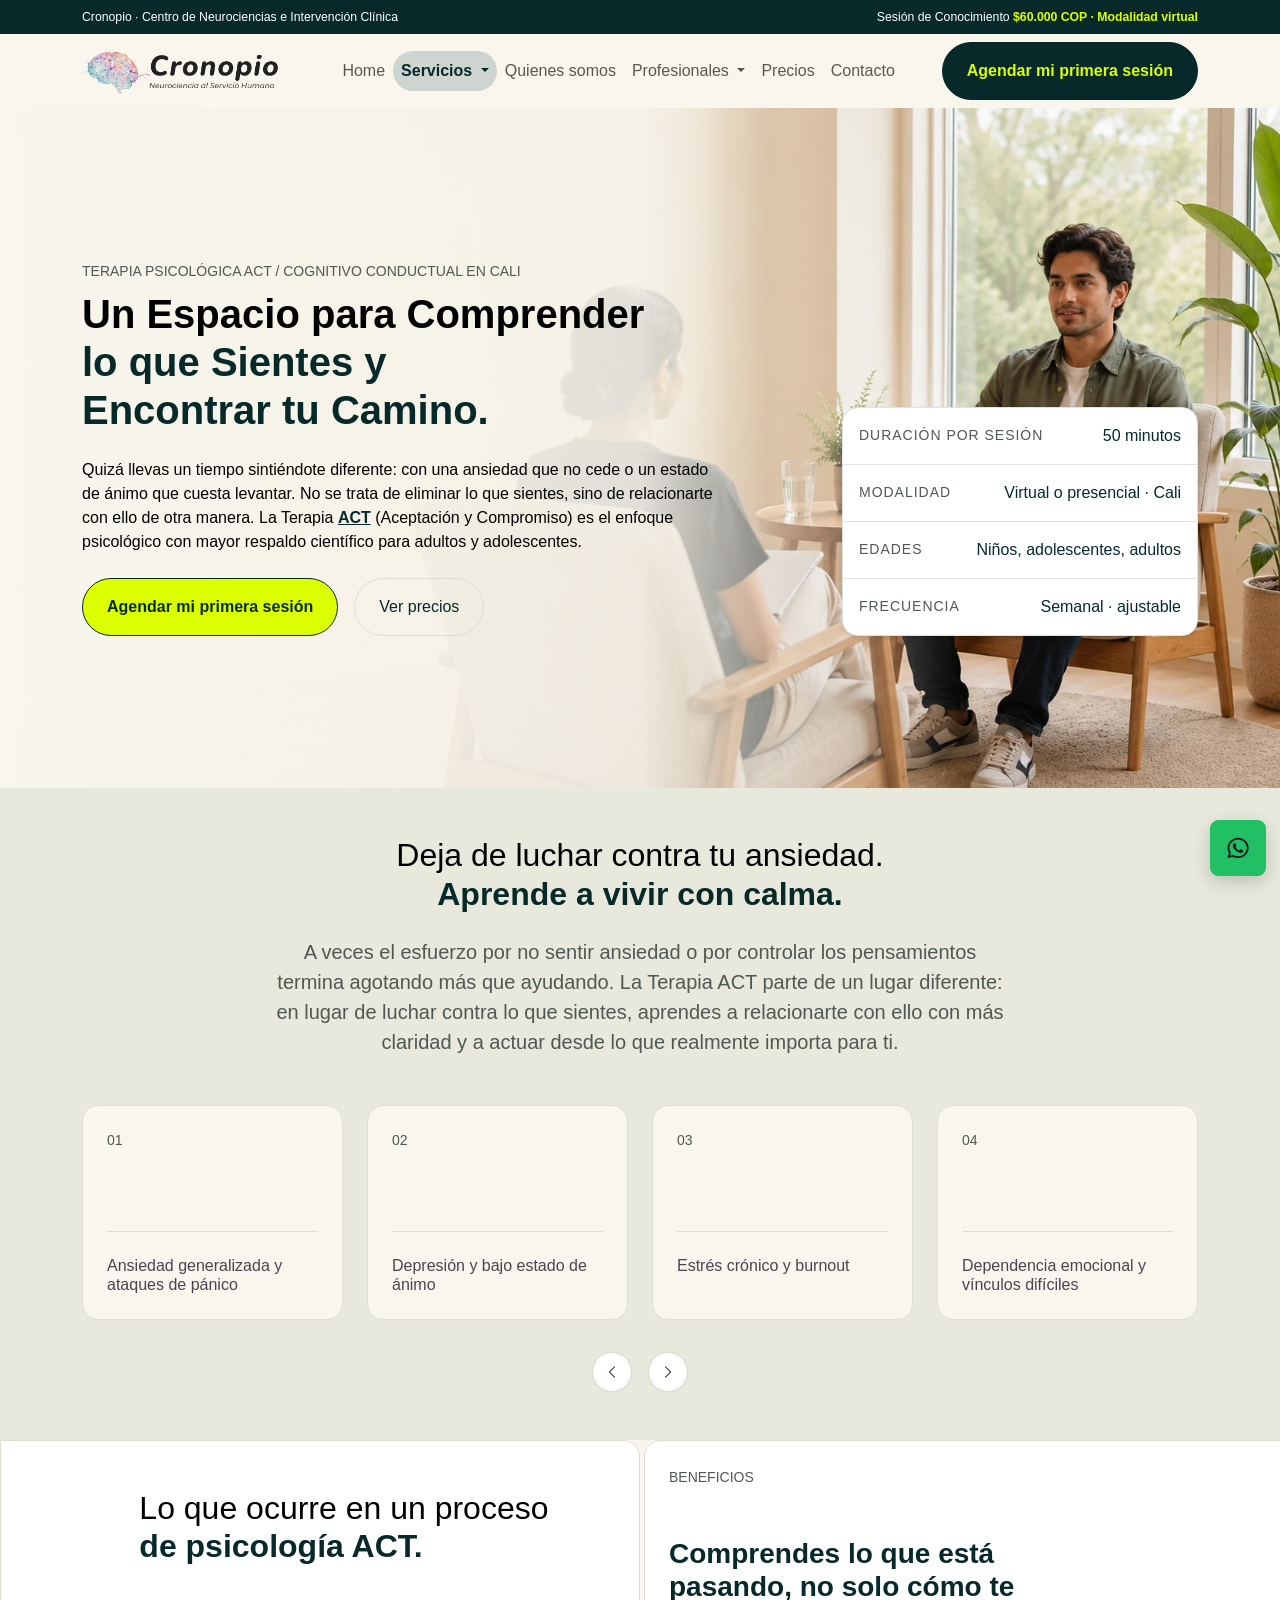
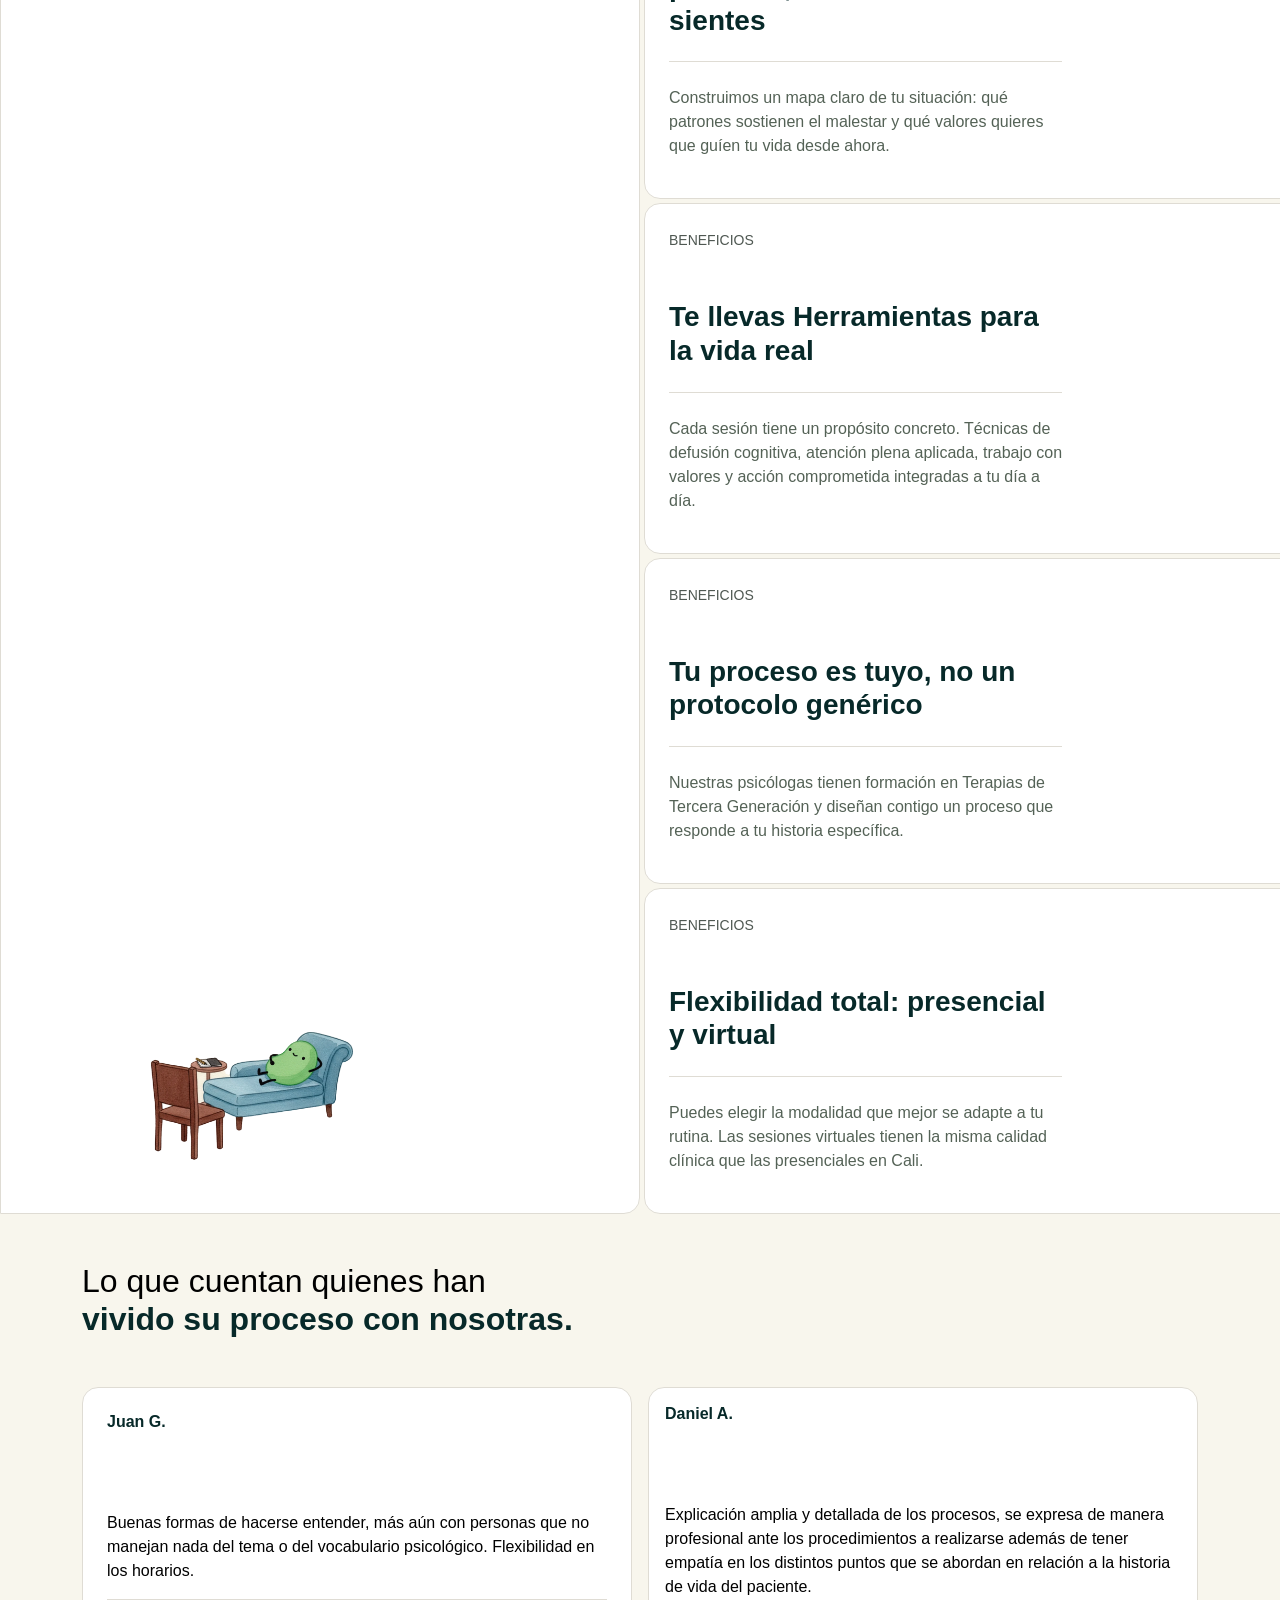
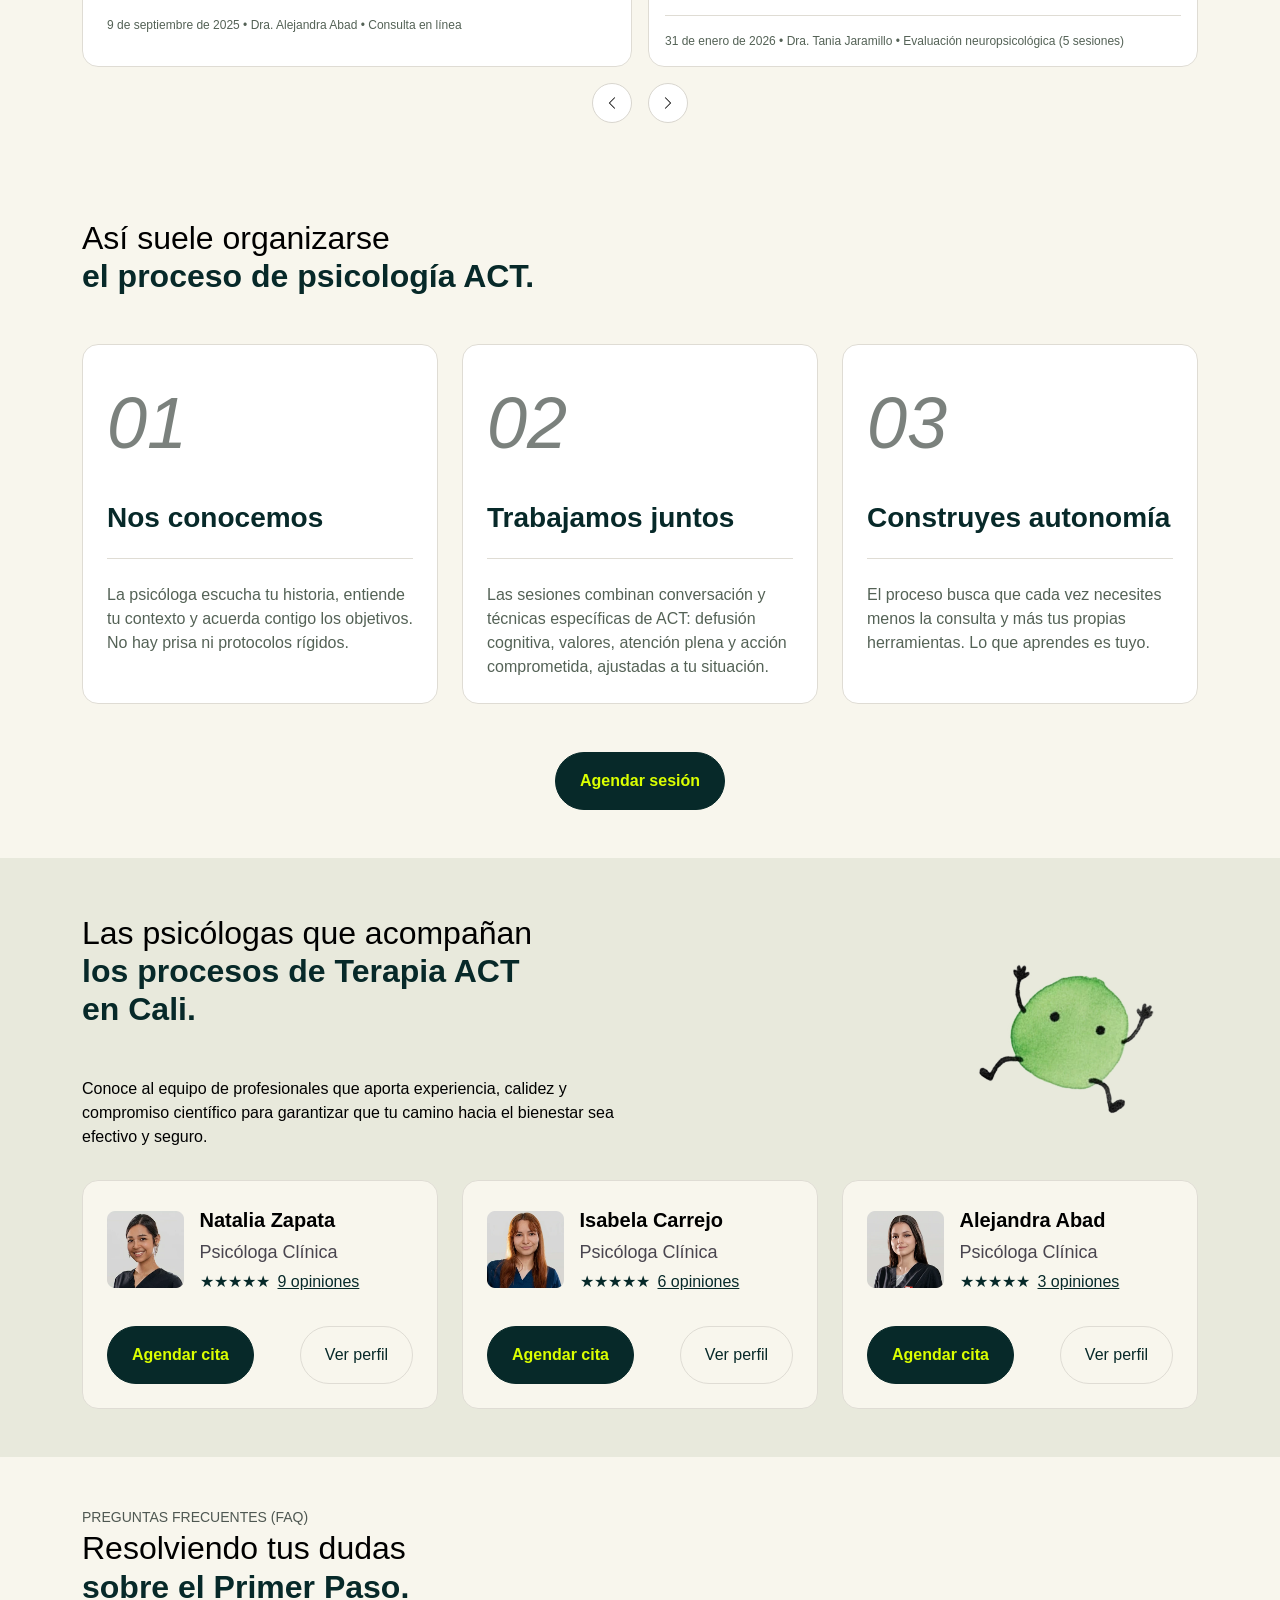
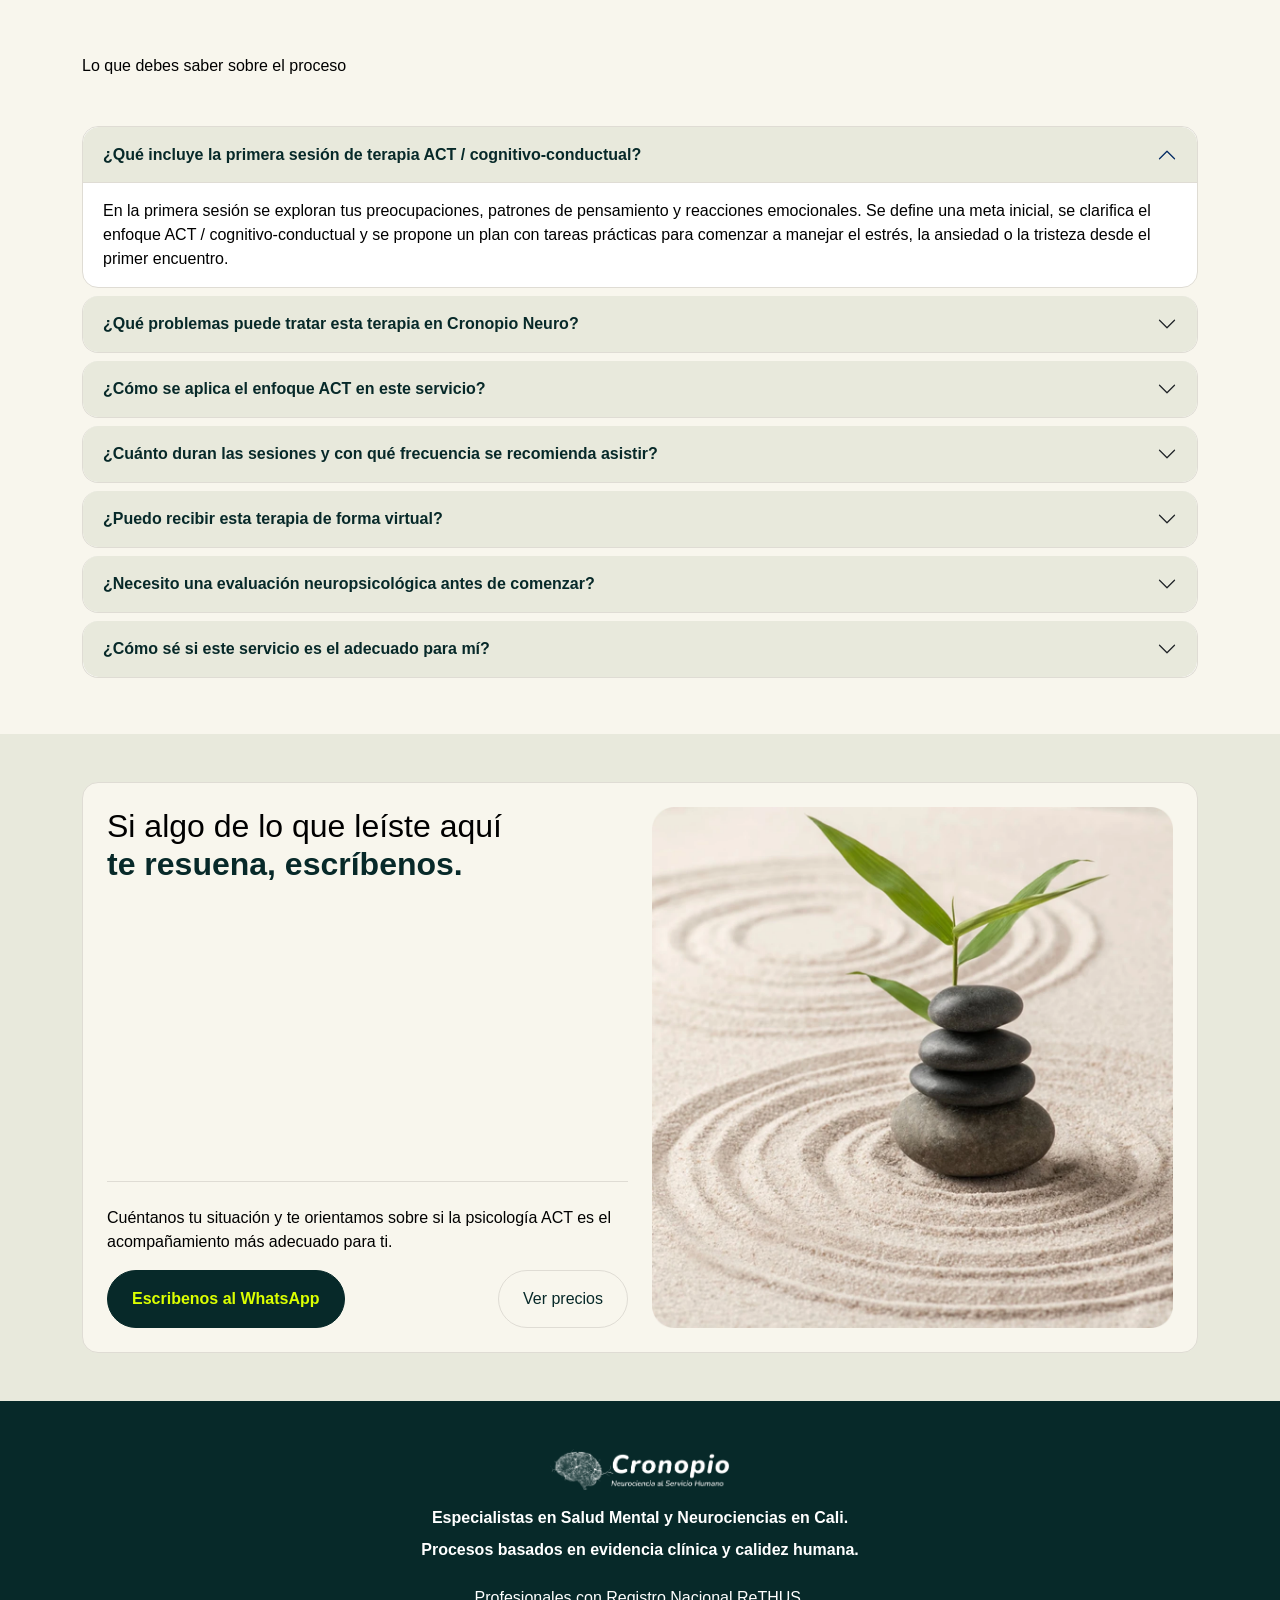
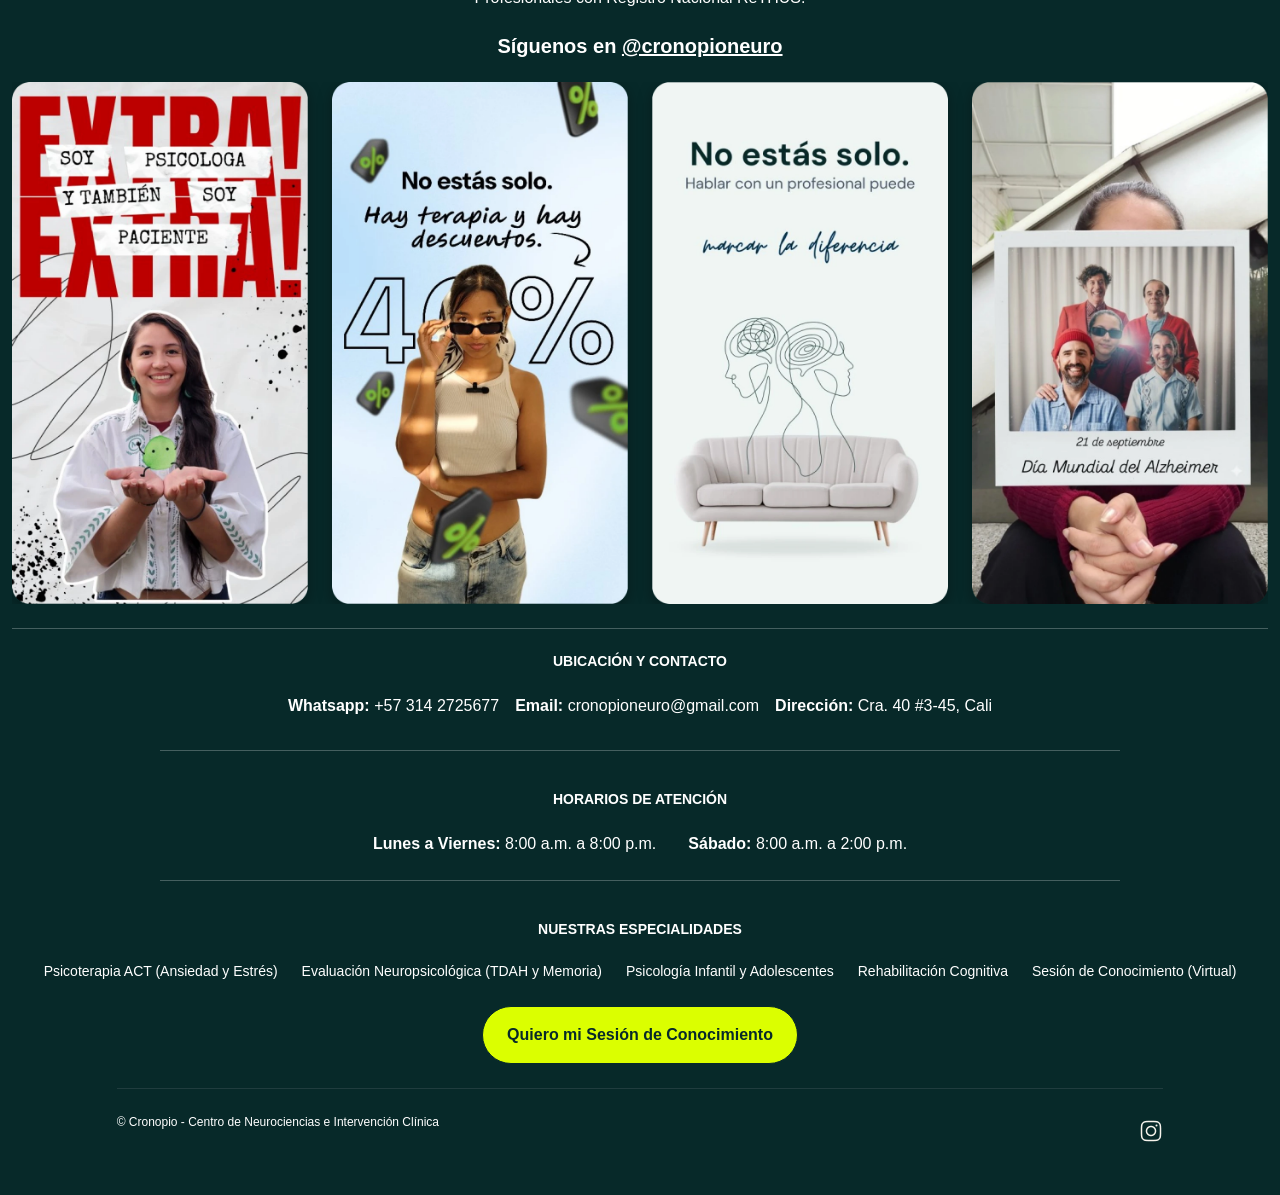
<file: cognitivo-conductual.html>
<!DOCTYPE html>
<html lang="es">

<head>
    <meta charset="UTF-8">
    <meta name="viewport" content="width=device-width, initial-scale=1.0">
    <title>Psicología ACT y Cognitivo-Conductual en Cali | Cronopio Neuro</title>
    <!-- Meta tags para SEO y compartir en redes -->
    <meta name="description"
        content="Terapia ACT y cognitivo-conductual en Cali para ansiedad, depresión, estrés, autoestima y manejo emocional con enfoque científico y humano.">
    <meta name="keywords"
        content="psicología ACT, terapia cognitivo conductual, ansiedad, depresión, estrés, autoestima, terapia online, Cali">
    <meta name="author" content="Cronopio Neuro">

    <!-- Open Graph (para WhatsApp, Facebook, etc.) -->
    <meta property="og:type" content="website">
    <meta property="og:url" content="https://cronopioneuro.com/cognitivo-conductual.html">
    <meta property="og:title" content="Psicología ACT y Cognitivo-Conductual en Cali | Cronopio Neuro">
    <meta property="og:description"
        content="Terapia ACT y cognitivo-conductual para ansiedad, depresión, estrés y manejo emocional con enfoque basado en evidencia científica.">
    <meta property="og:image" content="assets/img/cronopio-neuro-logo.webp">
    <meta property="og:image:width" content="1200">
    <meta property="og:image:height" content="630">
    <link rel="icon" type="image/webp" href="assets/img/cronopio-neuro-logo.webp">
    <link href="https://cdn.jsdelivr.net/npm/bootstrap@5.3.2/dist/css/bootstrap.min.css" rel="stylesheet">
    <link href="https://unpkg.com/aos@2.3.1/dist/aos.css" rel="stylesheet">
    <link rel="stylesheet" href="./assets/estilos/style.css">

    <!-- Código Schema para Cognitivo Conductual -->
    <script type="application/ld+json">
{
  "@context": "https://schema.org",
  "@type": "MedicalWebPage",
  "name": "Psicología ACT / Cognitivo-Conductual - Cronopio Cali",
  "url": "https://cronopioneuro.com/cognitivo-conductual.html",
  "description": "Terapia de aceptación y compromiso (ACT) y cognitivo-conductual para ansiedad, depresión y manejo emocional en adultos.",
  "mainEntity": {
    "@type": "MedicalService",
    "name": "Psicología ACT / Cognitivo-Conductual",
    "url": "https://cronopioneuro.com/cognitivo-conductual.html",
    "description": "Servicio de psicoterapia clínica basado en ACT y terapia cognitivo-conductual enfocado en ansiedad, depresión, TDAH y bienestar emocional para niños, adolescentes y adultos.",
    "serviceType": "Psychotherapy",
    "areaServed": "CO",
    "audience": {
      "@type": "Audience",
      "audienceType": "Niños, adolescentes y adultos"
    },
    "offers": [
      {
        "@type": "Offer",
        "price": "60000",
        "priceCurrency": "COP",
        "description": "Sesión de conocimiento virtual"
      },
      {
        "@type": "Offer",
        "price": "110000",
        "priceCurrency": "COP",
        "description": "Sesión virtual"
      },
      {
        "@type": "Offer",
        "price": "130000",
        "priceCurrency": "COP",
        "description": "Sesión presencial en Cali"
      }
    ],
    "provider": {
      "@type": "MedicalClinic",
      "name": "Cronopio - Centro de Neurociencias e Intervención Clínica",
      "url": "https://cronopioneuro.com/",
      "telephone": "+573142725677",
      "address": {
        "@type": "PostalAddress",
        "streetAddress": "Cra. 40 #3-45",
        "addressLocality": "Cali",
        "addressRegion": "Valle del Cauca",
        "postalCode": "760001",
        "addressCountry": "CO"
      }
    }
  }
}
</script>
</head>

<body>
    <!-- Topbar Promocional -->
    <div class="top-bar text-white py-2" data-aos="fade-down" data-aos-delay="100">
        <div class="container d-flex justify-content-between align-items-center small">
            <span class="d-none d-md-inline">Cronopio · Centro de Neurociencias e Intervención Clínica</span>
            <span class="mx-auto mx-md-0 d-block d-md-none text-center">Sesión de Conocimiento <br><strong
                    class="text-lime">$60.000 COP · Modalidad virtual</strong></span>
            <span class="mx-auto mx-md-0 d-none d-md-block">Sesión de Conocimiento
                <strong class="text-lime">$60.000 COP · Modalidad virtual</strong></span>
        </div>
    </div>
    <!-- Header / Navbar -->
    <nav class="navbar navbar-expand-xl sticky-top" data-aos="fade-down" data-aos-delay="100">
        <div class="container">
            <a class="navbar-brand" href="index.html">
                <img src="assets/img/01.hero_image/logo_primary.webp" alt="Cronopio Logo" height="45">
            </a>
            <button class="navbar-toggler" type="button" data-bs-toggle="collapse" data-bs-target="#mainNav">
                <span class="navbar-toggler-icon"></span>
            </button>
            <div class="collapse navbar-collapse" id="mainNav">
                <ul class="navbar-nav mx-auto mb-2 mb-lg-0">
                    <li class="nav-item px-3 py-2 px-lg-0 py-lg-0"><a class="nav-link" href="index.html">Home</a></li>
                    <li class="nav-item dropdown px-3 py-2 px-lg-0 py-lg-0">
                        <a class="nav-link dropdown-toggle active" href="servicios.html" role="button"
                            data-bs-toggle="dropdown" aria-expanded="false">
                            Servicios
                        </a>
                        <ul class="dropdown-menu background-neutro-050 p-xl-3 rounded-4">
                            <li>
                                <a class="dropdown-item d-flex align-items-start p-xl-3 mb-3 mb-xl-0"
                                    href="cognitivo-conductual.html">
                                    <span class="number me-3 opacity-50 flex-shrink-0">01</span>
                                    <div>
                                        <h4 class="color-text-brand fs-6 mb-1">Psicología ACT / Cognitivo-Conductual
                                        </h4>
                                        <p class="d-none d-lg-block small text-secondary mb-0">Terapia te aceptación y
                                            compromiso para ansiedad, <br> depresión, dependen... </p>
                                    </div>
                                </a>
                            </li>
                            <li>
                                <a class="dropdown-item d-flex align-items-start p-xl-3 mb-3 mb-xl-0"
                                    href="psicologia-infantil.html">
                                    <span class="number me-3 opacity-50 flex-shrink-0">02</span>
                                    <div>
                                        <h4 class="color-text-brand fs-6 mb-1">Psicología Infantil</h4>
                                        <p class="d-none d-lg-block small text-secondary mb-0">Acompañamiento
                                            especializado para niños y familias.</p>
                                    </div>
                                </a>
                            </li>
                            <li>
                                <a class="dropdown-item d-flex align-items-start p-xl-3 mb-3 mb-xl-0"
                                    href="neuropsicologia.html">
                                    <span class="number me-3 opacity-50 flex-shrink-0">03</span>
                                    <div>
                                        <h4 class="color-text-brand fs-6 mb-1">Neuropsicologia</h4>
                                        <p class="d-none d-lg-block small text-secondary mb-0">Diagnostico riguroso de
                                            TDAH, TEA, Demencias, <br> Epilepsia y secuelas cog...
                                    </div>
                                </a>
                            </li>
                            <li>
                                <a class="dropdown-item d-flex align-items-start p-xl-3 mb-3 mb-xl-0"
                                    href="rehabilitacion-cognitiva.html">
                                    <span class="number me-3 opacity-50 flex-shrink-0">04</span>
                                    <div>
                                        <h4 class="color-text-brand fs-6 mb-1">Rehabilitación Cognitiva</h4>
                                        <p class="d-none d-lg-block small text-secondary mb-0">Entrenamiento de
                                            atención, memoria, lenguaje <br> y funciones ejecutivas co... </p>
                                    </div>
                                </a>
                            </li>
                            <li>
                                <a class="dropdown-item d-flex align-items-start p-xl-3 mb-3 mb-xl-0"
                                    href="sesion-conocimiento.html">
                                    <span class="number me-3 opacity-50 flex-shrink-0">05</span>
                                    <div>
                                        <h4 class="color-text-brand fs-6 mb-1">Sesión de conocimiento</h4>
                                        <p class="d-none d-lg-block small text-secondary mb-0">Primer contacto para
                                            orientar tu proceso.
                                        </p>
                                    </div>
                                </a>
                            </li>
                            <div class="divider mb-4"></div>
                            <li class="dropdown-item-wrapper px-lg-3 mb-md-0 mb-lg-3 mb-xl-2">
                                <a href="servicios.html" class="btn-link p-0 border-0 text-decoration-none">Ver todos
                                    los
                                    servicios</a>
                            </li>
                        </ul>
                    </li>
                    <li class="nav-item px-3 py-2 px-lg-0 py-lg-0"><a class="nav-link" href="quienes-somos.html">Quienes
                            somos</a></li>
                    <li class="nav-item dropdown px-3 py-2 px-lg-0 py-lg-0">
                        <a class="nav-link dropdown-toggle" href="profesionales.html" role="button"
                            data-bs-toggle="dropdown" aria-expanded="false">
                            Profesionales
                        </a>
                        <ul class="dropdown-menu background-neutro-050 p-xl-3 rounded-4">
                            <li>
                                <a class="dropdown-item d-flex align-items-start p-xl-3 mb-3 mb-xl-0"
                                    href="tania-jaramillo.html">
                                    <span class="number me-3 opacity-50 flex-shrink-0">01</span>
                                    <div>
                                        <h4 class="color-text-brand fs-6 mb-1">Tania Jaramillo
                                        </h4>
                                        <p class="d-none d-lg-block small text-secondary mb-0">Experta en evaluación
                                            neuropsicológica <br> en niños, adolescentes, adultos y adultos mayores.
                                        </p>
                                    </div>
                                </a>
                            </li>
                            <li>
                                <a class="dropdown-item d-flex align-items-start p-xl-3 mb-3 mb-xl-0"
                                    href="natalia-zapata.html">
                                    <span class="number me-3 opacity-50 flex-shrink-0">02</span>
                                    <div>
                                        <h4 class="color-text-brand fs-6 mb-1">Natalia Zapata</h4>
                                        <p class="d-none d-lg-block small text-secondary mb-0">Psicologa con énfasis en
                                            psicología clínica <br> y Terapia de Aceptación y Compromiso (ACT)
                                        </p>
                                    </div>
                                </a>
                            </li>
                            <li>
                                <a class="dropdown-item d-flex align-items-start p-xl-3 mb-3 mb-xl-0"
                                    href="isabela-carrejo.html">
                                    <span class="number me-3 opacity-50 flex-shrink-0">03</span>
                                    <div>
                                        <h4 class="color-text-brand fs-6 mb-1">Isabela Carrejo</h4>
                                        <p class="d-none d-lg-block small text-secondary mb-0">Psicóloga experta en la
                                            evaluación e intervención <br> de problemáticas en adolescentes
                                            y adultos.</p>
                                    </div>
                                </a>
                            </li>
                            <li>
                                <a class="dropdown-item d-flex align-items-start p-xl-3 mb-3 mb-xl-0"
                                    href="alejandra-abad.html">
                                    <span class="number me-3 opacity-50 flex-shrink-0">04</span>
                                    <div>
                                        <h4 class="color-text-brand fs-6 mb-1">Alejandra Abad</h4>
                                        <p class="d-none d-lg-block small text-secondary mb-0">Experta en evaluación
                                            cognitiva y terapia <br> de adultos con enfoque ACT.
                                        </p>
                                    </div>
                                </a>
                            </li>
                            <div class="divider mb-4"></div>
                            <li class="dropdown-item-wrapper px-lg-3 mb-md-0 mb-lg-3 mb-xl-2">
                                <a href="profesionales.html" class="btn-link p-0 border-0 text-decoration-none">Ver
                                    todas los
                                    profesionales</a>
                            </li>
                        </ul>
                    </li>
                    <li class="nav-item px-3 py-2 px-lg-0 py-lg-0"><a class="nav-link" href="precios.html">Precios</a>
                    </li>
                    <li class="nav-item px-3 py-2 px-lg-0 py-lg-0"><a class="nav-link" href="contacto.html">Contacto</a>
                    </li>
                </ul>
                <div class="d-flex p-3 p-lg-0">
                    <a class="zl-facility-url btn btn-primary"
                        href="https://www.doctoralia.co/clinicas/cronopio-centro-de-neurociencias-e-intervencion-clinica#services-section"
                        target="_blank" rel="nofollow"
                        data-zlw-facility="cronopio-centro-de-neurociencias-e-intervencion-clinica"
                        data-zlw-type="facility-button-with-saas-only" data-zlw-saas-only="true"
                        data-zlw-a11y-title="Widget de reserva de citas médicas">Agendar mi primera sesión</a>
                </div>
            </div>
        </div>
    </nav>
    <!-- Hero Section -->
    <section
        class="hero-section pt-4 pe-0 pt-md-0 hero-degradado position-relative overflow-hidden d-flex flex-column d-md-flex flex-md-column justify-content-md-center"
        data-aos="fade-in" data-aos-delay="300">
        <!-- Imagen Hero: En móvil fluye al final del HTML mediante CSS, en web es absoluta -->
        <img src="assets/img/09.banner-servicios/banner-cognitivo-conductual.webp"
            alt="natalia zapata psicologa en cali especialista en terapia act y cognitivo conductual"
            class="hero-imagen-adaptativa order-last order-lg-first" loading="eager" fetchpriority="high" width="1440"
            height="500">
        <div class="container position-relative z-1">
            <div class="row align-items-md-end g-4" data-aos="fade-in" data-aos-delay="300">
                <!-- Columna Texto -->
                <div class="col-12 col-md-12 col-lg-6 col-xl-7">
                    <p class="text-uppercase small text-muted mb-2 ls-1">TERAPIA PSICOLÓGICA ACT / Cognitivo Conductual
                        EN CALI
                    </p>
                    <!-- Título unificado: Eliminamos duplicados usando una clase de control de quiebre -->
                    <h1 class="color-text-primary fw-bold mb-4 main-title text-balance">
                        Un Espacio para Comprender <span class="d-md-block color-text-brand">lo que Sientes y Encontrar
                            tu Camino.</span>
                    </h1>
                    <!-- Descripción unificada sin bloques duplicados -->
                    <p class="color-text-primary hero-description mb-4">
                        Quizá llevas un tiempo sintiéndote diferente: con una ansiedad que no cede o un estado de ánimo
                        que cuesta levantar. No se trata de eliminar lo que sientes, sino de relacionarte con ello de
                        otra manera. La Terapia
                        <button type="button"
                            class="btn btn-link p-0 border-0 fw-semibold align-baseline color-text-brand"
                            data-bs-toggle="modal" data-bs-target="#modalACT">ACT</button>
                        (Aceptación y Compromiso) es el enfoque psicológico con mayor respaldo científico para adultos y
                        adolescentes.
                    </p>
                    <div
                        class="d-flex flex-wrap justify-content-center justify-content-md-start align-items-center gap-3 mb-4 mb-lg-0">
                        <a class="zl-facility-url btn btn-secondary rounded-5 col-12 col-md-auto py-3 px-4 fw-bold"
                            href="https://www.doctoralia.co/clinicas/cronopio-centro-de-neurociencias-e-intervencion-clinica#services-section"
                            target="_blank" rel="noopener"
                            data-zlw-facility="cronopio-centro-de-neurociencias-e-intervencion-clinica"
                            data-zlw-type="facility-button-with-saas-only" data-zlw-saas-only="true"
                            data-zlw-a11y-title="Widget de reserva de citas médicas">Agendar mi primera sesión</a>

                        <a href="precios.html"
                            class="col-12 col-md-auto btn-link text-decoration-none text-center fw-medium color-text-primary">Ver
                            precios</a>
                    </div>
                </div>
                <!-- Columna Tabla de especificaciones -->
                <div class="col-12 col-md-12 col-lg-6 col-xl-4 offset-xl-1" data-aos="fade-up" data-aos-delay="100">
                    <div class="card border rounded-4 p-0 overflow-hidden background-neutro-050 shadow-sm">
                        <!-- Fila 1 -->
                        <div class="d-flex justify-content-between align-items-center p-3 border-bottom">
                            <span class="small text-uppercase color-text-light" style="letter-spacing:.07em;">Duración
                                por sesión</span>
                            <span class="color-text-brand">50 minutos</span>
                        </div>
                        <!-- Fila 2 -->
                        <div class="d-flex justify-content-between align-items-center p-3 border-bottom">
                            <span class="small text-uppercase color-text-light"
                                style="letter-spacing:.07em;">Modalidad</span>
                            <span class="color-text-brand">Virtual o presencial · Cali</span>
                        </div>
                        <!-- Fila 3 -->
                        <div class="d-flex justify-content-between align-items-center p-3 border-bottom">
                            <span class="small text-uppercase color-text-light"
                                style="letter-spacing:.07em;">Edades</span>
                            <span class="color-text-brand">Niños, adolescentes, adultos</span>
                        </div>
                        <!-- Fila 4 -->
                        <div class="d-flex justify-content-between align-items-center p-3">
                            <span class="small text-uppercase color-text-light"
                                style="letter-spacing:.07em;">Frecuencia</span>
                            <span class="color-text-brand">Semanal · ajustable</span>
                        </div>
                    </div>
                </div>

            </div>
        </div>
    </section>
    <!-- Modal -->
    <div class="modal fade" id="modalACT" data-bs-backdrop="static" data-bs-keyboard="false" tabindex="-1"
        aria-labelledby="modalACTLabel" aria-hidden="true">
        <div class="modal-dialog modal-dialog-centered">
            <div class="modal-content">
                <div class="modal-header">
                    <h1 class="modal-title fs-5" id="modalACTLabel">¿Qué es la Psicoterapia ACT?</h1>
                    <button type="button" class="btn-close" data-bs-dismiss="modal" aria-label="Close"></button>
                </div>
                <div class="modal-body">
                    <div class="modal-body px-4 pb-4">
                        <p class="mb-3">
                            Es la <strong>Terapia de Aceptación y Compromiso (ACT)</strong>. A diferencia de las
                            terapias tradicionales que buscan 'eliminar' los pensamientos negativos, en Cronopio usamos
                            ACT para enseñarte a:
                        </p>
                        <ul class="list-unstyled custom-list mb-4">
                            <li class="d-flex mb-2">
                                <span class="badge-number me-2">1.</span>
                                <span>Relacionarte de forma distinta con tu ansiedad o estrés.</span>
                            </li>
                            <li class="d-flex mb-2">
                                <span class="badge-number me-2">2.</span>
                                <span>Dejar de luchar contra lo que sientes y ganar energía para lo que importa.</span>
                            </li>
                            <li class="d-flex mb-0">
                                <span class="badge-number me-2">3.</span>
                                <span>Actuar según tus valores, incluso cuando hay miedo o duda.</span>
                            </li>
                        </ul>
                        <p class="mb-0">
                            Es un enfoque práctico, breve y con respaldo científico para recuperar el control de tu
                            vida.
                        </p>
                    </div>
                </div>
                <div class="modal-footer">
                    <button type="button" class="btn btn-secondary" data-bs-dismiss="modal">Cerrar</button>
                </div>
            </div>
        </div>
    </div>
    <!-- Sección de situaciones -->
    <section class="seccion-situaciones grid-cards py-5 background-neutro-150">
        <div class="container">
            <div class="row justify-content-center mb-5 text-center">
                <div class="col-12 col-lg-9 col-xl-8">
                    <h2 class="mb-4 color-text-primary">
                        Deja de luchar contra tu ansiedad.<br>
                        <span class="fw-bold color-text-brand">Aprende a vivir con calma.</span>
                    </h2>
                    <p class="color-text-light mb-0 fs-5">
                        A veces el esfuerzo por no sentir ansiedad o por controlar los pensamientos termina agotando más
                        que ayudando. La Terapia ACT parte de un lugar diferente: en lugar de luchar contra lo que
                        sientes, aprendes a relacionarte con ello con más claridad y a actuar desde lo que realmente
                        importa para ti.
                    </p>
                </div>
            </div>
            <!-- Carousel mobile -->
            <div id="carruselMobile" class="carousel slide d-block d-md-none carrusel-mobile" data-bs-ride="false"
                data-bs-interval="false">
                <div class="carousel-inner mb-4">
                    <div class="carousel-item active">
                        <div class="card situation-card p-4 h-100">
                            <span class="numero color-text-light text-uppercase">01</span>
                            <div class="divider mb-4"></div>
                            <div class="body-card">
                                <h3 class="mb-0 color-text-secondary fs-6">Ansiedad generalizada y ataques
                                    de pánico</h3>
                            </div>
                        </div>
                    </div>
                    <div class="carousel-item">
                        <div class="card situation-card p-4 h-100">
                            <span class="numero color-text-light text-uppercase">02</span>
                            <div class="divider mb-4"></div>
                            <div class="body-card">
                                <h3 class="mb-0 color-text-secondary fs-6">Depresión y bajo estado de ánimo
                                </h3>
                            </div>
                        </div>
                    </div>
                    <div class="carousel-item">
                        <div class="card situation-card p-4 h-100">
                            <span class="numero color-text-light text-uppercase">03</span>
                            <div class="divider mb-4"></div>
                            <div class="body-card">
                                <h3 class="mb-0 color-text-secondary fs-6">Estrés crónico y burnout</h3>
                            </div>
                        </div>
                    </div>
                    <div class="carousel-item">
                        <div class="card situation-card p-4 h-100">
                            <span class="numero color-text-light text-uppercase">04</span>
                            <div class="divider mb-4"></div>
                            <div class="body-card">
                                <h3 class="mb-0 color-text-secondary fs-6">Dependencia emocional y vínculos
                                    difíciles</h3>
                            </div>
                        </div>
                    </div>
                    <div class="carousel-item">
                        <div class="card situation-card p-4 h-100">
                            <span class="numero color-text-light text-uppercase">05</span>
                            <div class="divider mb-4"></div>
                            <div class="body-card">
                                <h3 class="mb-0 color-text-secondary fs-6">Baja autoestima y autocrítica
                                    excesiva</h3>
                            </div>
                        </div>
                    </div>
                    <div class="carousel-item">
                        <div class="card situation-card p-4 h-100">
                            <span class="numero color-text-light text-uppercase">06</span>
                            <div class="divider mb-4"></div>
                            <div class="body-card">
                                <h3 class="mb-0 color-text-secondary fs-6">Adicciones y conductas
                                    problemáticas</h3>
                            </div>
                        </div>
                    </div>
                    <div class="carousel-item">
                        <div class="card situation-card p-4 h-100">
                            <span class="numero color-text-light text-uppercase">07</span>
                            <div class="divider mb-4"></div>
                            <div class="body-card">
                                <h3 class="mb-0 color-text-secondary fs-6">Crisis vitales y duelos</h3>
                            </div>
                        </div>
                    </div>
                    <div class="carousel-item">
                        <div class="card situation-card p-4 h-100">
                            <span class="numero color-text-light text-uppercase">08</span>
                            <div class="divider mb-4"></div>
                            <div class="body-card">
                                <h3 class="mb-0 color-text-secondary fs-6">Desarrollo personal y
                                    autoconocimiento</h3>
                            </div>
                        </div>
                    </div>
                </div>
                <div class="p-4">
                    <button class="carousel-control-prev" type="button" data-bs-target="#carruselMobile"
                        data-bs-slide="prev">
                        <span class="carousel-control-prev-icon" aria-hidden="true"></span>
                        <span class="visually-hidden">Anterior</span>
                    </button>
                    <button class="carousel-control-next" type="button" data-bs-target="#carruselMobile"
                        data-bs-slide="next">
                        <span class="carousel-control-next-icon" aria-hidden="true"></span>
                        <span class="visually-hidden">Siguiente</span>
                    </button>
                </div>
            </div>
            <!-- Carousel desktop -->
            <div id="carruselDesktop" class="carousel slide d-none d-md-block carrusel-desktop" data-bs-ride="false"
                data-bs-interval="false">
                <div class="carousel-inner mb-4">
                    <div class="carousel-item active">
                        <div class="row row-cols-md-2 g-4">
                            <div class="col-lg-3" data-aos="fade-up" data-aos-delay="100">
                                <div class="card situation-card p-4 h-100 w-100">
                                    <span class="numero color-text-light text-uppercase">01</span>
                                    <div class="divider mb-4"></div>
                                    <div class="body-card">
                                        <h3 class="mb-0 color-text-secondary fs-6">Ansiedad generalizada y
                                            ataques de pánico</h3>
                                    </div>
                                </div>
                            </div>
                            <div class="col-lg-3" data-aos="fade-up" data-aos-delay="200">
                                <div class="card situation-card p-4 h-100 w-100">
                                    <span class="numero color-text-light text-uppercase">02</span>
                                    <div class="divider mb-4"></div>
                                    <div class="body-card">
                                        <h3 class="mb-0 color-text-secondary fs-6">Depresión y bajo estado
                                            de ánimo</h3>
                                    </div>
                                </div>
                            </div>
                            <div class="col-lg-3" data-aos="fade-up" data-aos-delay="300">
                                <div class="card situation-card p-4 h-100 w-100">
                                    <span class="numero color-text-light text-uppercase">03</span>
                                    <div class="divider mb-4"></div>
                                    <div class="body-card">
                                        <h3 class="mb-0 color-text-secondary fs-6">Estrés crónico y burnout
                                        </h3>
                                    </div>
                                </div>
                            </div>
                            <div class="col-lg-3" data-aos="fade-up" data-aos-delay="400">
                                <div class="card situation-card p-4 h-100 w-100">
                                    <span class="numero color-text-light text-uppercase">04</span>
                                    <div class="divider mb-4"></div>
                                    <div class="body-card">
                                        <h3 class="mb-0 color-text-secondary fs-6">Dependencia emocional y
                                            vínculos difíciles</h3>
                                    </div>
                                </div>
                            </div>
                        </div>
                    </div>
                    <div class="carousel-item">
                        <div class="row row-cols-md-2 g-4">
                            <div class="col-lg-3">
                                <div class="card situation-card p-4 h-100 w-100">
                                    <span class="numero color-text-light text-uppercase">05</span>
                                    <div class="divider mb-4"></div>
                                    <div class="body-card">
                                        <h3 class="mb-0 color-text-secondary fs-6">Baja autoestima y
                                            autocrítica excesiva</h3>
                                    </div>
                                </div>
                            </div>
                            <div class="col-lg-3">
                                <div class="card situation-card p-4 h-100 w-100">
                                    <span class="numero color-text-light text-uppercase">06</span>
                                    <div class="divider mb-4"></div>
                                    <div class="body-card">
                                        <h3 class="mb-0 color-text-secondary fs-6">Adicciones y conductas
                                            problemáticas</h3>
                                    </div>
                                </div>
                            </div>
                            <div class="col-lg-3">
                                <div class="card situation-card p-4 h-100 w-100">
                                    <span class="numero color-text-light text-uppercase">07</span>
                                    <div class="divider mb-4"></div>
                                    <div class="body-card">
                                        <h3 class="mb-0 color-text-secondary fs-6">Crisis vitales y duelos
                                        </h3>
                                    </div>
                                </div>
                            </div>
                            <div class="col-lg-3">
                                <div class="card situation-card p-4 h-100 w-100">
                                    <span class="numero color-text-light text-uppercase">08</span>
                                    <div class="divider mb-4"></div>
                                    <div class="body-card">
                                        <h3 class="mb-0 color-text-secondary fs-6">Desarrollo personal y
                                            autoconocimiento</h3>
                                    </div>
                                </div>
                            </div>
                        </div>
                    </div>
                </div>
                <div class="p-4">
                    <button class="carousel-control-prev" type="button" data-bs-target="#carruselDesktop"
                        data-bs-slide="prev">
                        <span class="carousel-control-prev-icon" aria-hidden="true"></span>
                        <span class="visually-hidden">Anterior</span>
                    </button>
                    <button class="carousel-control-next" type="button" data-bs-target="#carruselDesktop"
                        data-bs-slide="next">
                        <span class="carousel-control-next-icon" aria-hidden="true"></span>
                        <span class="visually-hidden">Siguiente</span>
                    </button>
                </div>
            </div>
        </div>
    </section>
    <!-- Sección de beneficios -->
    <section class="seccion-beneficios">
        <div class="container-fluid p-0">
            <div class="beneficios-wrapper d-flex flex-column flex-md-row align-items-stretch">
                <!-- ── Columna / Card izquierda: título + imagen ── -->
                <div class="card-titulo-beneficios background-neutro-050 p-3 p-md-5 col-md-6" data-aos="fade-in"
                    data-aos-delay="300">
                    <div class="col-xl-10 offset-xl-2 h-100 d-flex flex-column justify-content-md-between">
                        <h2 class="color-text-primary mb-5">
                            Lo que ocurre en un proceso<br>
                            <span class="fw-bold color-text-brand">de psicología ACT.</span>
                        </h2>
                        <!-- Imagen mascota -->
                        <img src="assets/img/06.beneficios/Mascota-Cronopio.webp"
                            alt="Mascota Cronopio recostada en diván" class="imagen-mascota-beneficios">
                    </div>
                </div>
                <!-- ── Columna / Lista de 4 cards derecha ── -->
                <div class="beneficios-lista col-md-6">
                    <div class="card-beneficio background-neutro-050 p-3 p-md-4" data-aos="fade-up"
                        data-aos-delay="100">
                        <div class="col-xl-8">
                            <span class="numero small color-text-light text-uppercase">Beneficios</span>
                            <div class="card-body mt-5">
                                <h3 class="fw-bold mb-4 color-text-brand">Comprendes lo que está pasando, no solo cómo
                                    te sientes</h3>
                                <div class="divider mb-4"></div>
                                <p class="color-text">Construimos un mapa claro de tu situación: qué patrones sostienen
                                    el malestar y qué valores quieres que guíen tu vida desde ahora.</p>
                            </div>
                        </div>
                    </div>
                    <div class="card-beneficio background-neutro-050 p-3 p-md-4" data-aos="fade-up"
                        data-aos-delay="100">
                        <div class="col-xl-8">
                            <span class="numero small color-text-light text-uppercase">Beneficios</span>
                            <div class="card-body mt-5">
                                <h3 class="fw-bold mb-4 color-text-brand">Te llevas Herramientas para la vida real</h3>
                                <div class="divider mb-4"></div>
                                <p class="color-text">Cada sesión tiene un propósito concreto. Técnicas de defusión
                                    cognitiva, atención plena aplicada, trabajo con valores y acción comprometida
                                    integradas a tu día a día.</p>
                            </div>
                        </div>
                    </div>
                    <div class="card-beneficio background-neutro-050 p-3 p-md-4" data-aos="fade-up"
                        data-aos-delay="100">
                        <div class="col-xl-8">
                            <span class="numero small color-text-light text-uppercase">Beneficios</span>
                            <div class="card-body mt-5">
                                <h3 class="fw-bold mb-4 color-text-brand">Tu proceso es tuyo, no un protocolo genérico
                                </h3>
                                <div class="divider mb-4"></div>
                                <p class="color-text">Nuestras psicólogas tienen formación en Terapias de Tercera
                                    Generación y diseñan contigo un proceso que responde a tu historia específica.</p>
                            </div>
                        </div>
                    </div>
                    <div class="card-beneficio background-neutro-050 p-3 p-md-4" data-aos="fade-up"
                        data-aos-delay="100">
                        <div class="col-xl-8">
                            <span class="numero small color-text-light text-uppercase">Beneficios</span>
                            <div class="card-body mt-5">
                                <h3 class="fw-bold mb-4 color-text-brand">Flexibilidad total: presencial y virtual</h3>
                                <div class="divider mb-4"></div>
                                <p class="color-text">Puedes elegir la modalidad que mejor se adapte a tu rutina. Las
                                    sesiones virtuales tienen la misma calidad clínica que las presenciales en Cali.</p>
                            </div>
                        </div>
                    </div>
                </div>
            </div>
        </div>
    </section>
    <!-- Sección de testimonios -->
    <section class="seccion-testimonios grid-cards py-5">
        <div class="container">
            <h2 class="mb-5 d-block d-md-none">
                Lo que cuentan quienes han
                <strong class="color-text-brand">vivido su proceso con nosotras.</strong>
            </h2>
            <h2 class="mb-5 d-none d-md-block">
                Lo que cuentan quienes han<br>
                <strong class="color-text-brand">vivido su proceso con nosotras.</strong>
            </h2>
            <div id="carruselTestimonios" class="carousel slide carrusel-testimonios" data-bs-touch="false">
                <div class="carousel-inner">
                    <!-- Slide 1 -->
                    <div class="carousel-item active">
                        <div class="row g-3">
                            <!-- Primera tarjeta: visible en todos los tamaños -->
                            <div class="col-12 col-md-6">
                                <div class="card h-100 background-neutro-050 p-3 p-md-4">
                                    <div class="body-card">
                                        <h3 class="fs-6 fw-bold color-text-brand">Juan G.</h3>
                                        <p class="mb-3">Buenas formas de hacerse entender, más aún con personas que no
                                            manejan nada del tema o del vocabulario psicológico. Flexibilidad en los
                                            horarios.
                                        </p>
                                        <div class="divider mb-3"></div>
                                        <p class="meta-reseña color-text mb-0">9 de septiembre de 2025 • Dra. Alejandra
                                            Abad
                                            • Consulta en línea</p>
                                    </div>
                                </div>
                            </div>
                            <!-- Segunda tarjeta: solo visible en tablet+ -->
                            <div class="col-md-6 d-none d-md-block">
                                <div class="card h-100 background-neutro-050 p-3">
                                    <div class="body-card">
                                        <h3 class="fs-6 fw-bold color-text-brand">Daniel A.</h3>
                                        <p class="mb-3">Explicación amplia y detallada de los procesos, se expresa de
                                            manera
                                            profesional ante los procedimientos a realizarse además de tener empatía en
                                            los
                                            distintos puntos que se abordan en relación a la historia de vida del
                                            paciente.
                                        </p>
                                        <div class="divider mb-3"></div>
                                        <p class="meta-reseña color-text mb-0">31 de enero de 2026 • Dra. Tania
                                            Jaramillo •
                                            Evaluación neuropsicológica (5 sesiones)</p>
                                    </div>
                                </div>
                            </div>
                        </div>
                    </div>
                    <!-- Slide 2: repetir misma estructura con nuevas reseñas -->
                    <div class="carousel-item">
                        <div class="row g-3">
                            <!-- ...más tarjetas -->
                            <div class="col-12 col-md-6">
                                <div class="card h-100 background-neutro-050 p-3 p-md-4">
                                    <div class="body-card">
                                        <h3 class="fs-6 fw-bold color-text-brand">Marcos M.</h3>
                                        <p class="mb-3">Excelente psicóloga, mantiene escucha activa durante la consulta
                                            y
                                            promueve un espacio adecuado para la terapia
                                        </p>
                                        <div class="divider mb-3"></div>
                                        <p class="meta-reseña color-text mb-0">6 de diciembre de 2025 • Dra. Isabela
                                            Carrejo • Evaluación psicológica</p>
                                    </div>
                                </div>
                            </div>
                            <!-- Segunda tarjeta: solo visible en tablet+ -->
                            <div class="col-md-6 d-none d-md-block ">
                                <div class="card h-100 background-neutro-050 p-3">
                                    <div class="body-card">
                                        <h3 class="fs-6 fw-bold color-text-brand">Luis Eduardo</h3>
                                        <p class="mb-3">Es muy humana, pero jamás deja de ser técnica y precisa en sus
                                            palabras, hace sentir segura la terapia y te deja ser sin incomodidad</p>
                                        <div class="divider mb-3"></div>
                                        <p class="meta-reseña color-text mb-0">13 de abril de 2026 · Dra. Natalia Zapata
                                            Posso · Evaluación psicológica</p>
                                    </div>
                                </div>
                            </div>
                        </div>
                    </div>
                    <!-- Slide 3: repetir misma estructura con nuevas reseñas -->
                    <div class="carousel-item">
                        <div class="row g-3">
                            <!-- ...más tarjetas -->
                            <div class="col-12 col-md-6">
                                <div class="card h-100 background-neutro-050 p-3 p-md-4">
                                    <div class="body-card">
                                        <h3 class="fs-6 fw-bold color-text-brand">Natalia C.</h3>
                                        <p class="mb-3">Es sencillamente magnífica, tiene un aura tan bonita, es atenta
                                            y detallada, su consultorio genera esa paz, me sentí tan a gusto con ella,
                                            se tomó el espacio para escucharme y aunque pasamos la hora de la consulta
                                            eso
                                            no la detuvo, siguió atenta y ayudándome en mi proceso, será un proceso
                                            largo pero
                                            que definitivamente quiero seguir con ella, verdaderamente es muy difícil
                                            conectar con un médico psicólogo, por muchas razones, pero ella es
                                            maravillosa, no duden en agendas su cita con ella, no puedo esperar a ver
                                            cómo me ayuda en
                                            mi proceso, se que ella me ayudará en este gran cambio para mi vida, Gracias
                                            Doc, estoy infinitamente agradecida contigo, y espero se tu paciente por
                                            muchísimo
                                            tiempo.
                                        </p>
                                        <div class="divider mb-3"></div>
                                        <p class="meta-reseña color-text mb-0">6 de diciembre de 2025 • Dra. Natalia
                                            Zapata • Evaluación psicológica</p>
                                    </div>
                                </div>
                            </div>
                            <!-- Segunda tarjeta: solo visible en tablet+ -->
                            <div class="col-md-6 d-none d-md-block ">
                                <div class="card h-100 background-neutro-050 p-3 p-md-4">
                                    <div class="body-card">
                                        <h3 class="fs-6 fw-bold color-text-brand">Lina R.</h3>
                                        <p class="mb-3">Gracias Doctora Isabela, sé que es el inicio de un proceso pero
                                            que llegaremos al éxito. Gracias por escucharme
                                        </p>
                                        <div class="divider mb-3"></div>
                                        <p class="meta-reseña color-text mb-0">8 de abril de 2026 • Dra. Isabela
                                            Carrejo • Evaluación psicológica</p>
                                    </div>
                                </div>
                            </div>
                        </div>
                    </div>
                    <!-- Slide 4: repetir misma estructura con nuevas reseñas -->
                    <div class="carousel-item">
                        <div class="row g-3">
                            <!-- ...más tarjetas -->
                            <div class="col-12 col-md-6">
                                <div class="card h-100 background-neutro-050 p-3 p-md-4">
                                    <div class="body-card">
                                        <h3 class="fs-6 fw-bold color-text-brand">Leonardo Z.</h3>
                                        <p class="mb-3">Una excelente sesión, se nota la experiencia en el campo, su
                                            empatía
                                            con el paciente y una muy buena educación, totalmente recomendada
                                        </p>
                                        <div class="divider mb-3"></div>
                                        <p class="meta-reseña color-text mb-0">21 de febrero de 2026 • Dra. Tania
                                            Jaramillo
                                            • Evaluación neuropsicológica (5 sesiones) </p>
                                    </div>
                                </div>
                            </div>
                            <!-- Segunda tarjeta: solo visible en tablet+ -->
                            <div class="col-md-6 d-none d-md-block ">
                                <div class="card h-100 background-neutro-050 p-3 p-md-4">
                                    <div class="body-card">
                                        <h3 class="fs-6 fw-bold color-text-brand">Belcy</h3>
                                        <p class="mb-3">La comodidad y confianza que la profesional brinda para poder
                                            identificar y tratar lo mas relevante. </p>
                                        <div class="divider mb-3"></div>
                                        <p class="meta-reseña color-text mb-0">2 de septiembre de 2025 · Dra. Alejandra
                                            Abad
                                            · Consulta en línea</p>
                                    </div>
                                </div>
                            </div>
                        </div>
                    </div>
                </div>
                <button class="carousel-control-prev" type="button" data-bs-target="#carruselTestimonios"
                    data-bs-slide="prev">
                    <span class="carousel-control-prev-icon" aria-hidden="true"></span>
                    <span class="visually-hidden">Anterior</span>
                </button>
                <button class="carousel-control-next" type="button" data-bs-target="#carruselTestimonios"
                    data-bs-slide="next">
                    <span class="carousel-control-next-icon" aria-hidden="true"></span>
                    <span class="visually-hidden">Siguiente</span>
                </button>
            </div>
        </div>
    </section>
    <!-- Sección pasos -->
    <section class="seccion-pasos grid-cards py-5">
        <div class="container">
            <h2 class="mb-5 d-block d-md-none" data-aos="fade-in" data-aos-delay="300">
                Así suele organizarse
                <strong class="color-text-brand">el proceso de psicología ACT.</strong>
            </h2>
            <h2 class="mb-5 d-none d-md-block" data-aos="fade-in" data-aos-delay="300">
                Así suele organizarse <br>
                <strong class="color-text-brand">el proceso de psicología ACT.</strong>
            </h2>
            <div class="row g-4">
                <div class="col-12 col-lg-4" data-aos="fade-up" data-aos-delay="100">
                    <div class="card background-neutro-050 p-4 h-100">
                        <span class="numero color-text-light opacity-75">01</span>
                        <div class="body-card">
                            <h3 class="mb-4 fw-bold color-text-brand">Nos conocemos</h3>
                            <div class="divider mb-4"></div>
                            <p class="mb-0 color-text">La psicóloga escucha tu historia, entiende tu contexto y acuerda
                                contigo los objetivos. No hay prisa ni protocolos rígidos.</p>
                        </div>
                    </div>
                </div>
                <div class="col-12 col-lg-4" data-aos="fade-up" data-aos-delay="200">
                    <div class="card background-neutro-050 p-4 h-100">
                        <span class="numero color-text-light opacity-75">02</span>
                        <div class="body-card">
                            <h3 class="mb-4 fw-bold color-text-brand">Trabajamos juntos</h3>
                            <div class="divider mb-4"></div>
                            <p class="mb-0 color-text">Las sesiones combinan conversación y técnicas específicas de ACT:
                                defusión cognitiva, valores, atención plena y acción comprometida, ajustadas a tu
                                situación.</p>
                        </div>
                    </div>
                </div>
                <div class="col-12 col-lg-4" data-aos="fade-up" data-aos-delay="300">
                    <div class="card background-neutro-050 p-4 h-100">
                        <span class="numero color-text-light opacity-75">03</span>
                        <div class="body-card">
                            <h3 class="mb-4 fw-bold color-text-brand">Construyes autonomía</h3>
                            <div class="divider mb-4"></div>
                            <p class="mb-0 color-text">El proceso busca que cada vez necesites menos la consulta y más
                                tus propias herramientas. Lo que aprendes es tuyo.</p>
                        </div>
                    </div>
                </div>
            </div>
            <!-- CTA -->
            <div class="d-flex justify-content-center mt-5">
                <a class="zl-facility-url btn btn-primary rounded-5"
                    href="https://www.doctoralia.co/clinicas/cronopio-centro-de-neurociencias-e-intervencion-clinica#services-section"
                    target="_blank" rel="nofollow"
                    data-zlw-facility="cronopio-centro-de-neurociencias-e-intervencion-clinica"
                    data-zlw-type="facility-button-with-saas-only" data-zlw-saas-only="true"
                    data-zlw-a11y-title="Widget de reserva de citas médicas">Agendar sesión</a>
            </div>
        </div>
    </section>
    <!-- Sección equipo -->
    <section class="seccion-equipo grid-cards py-5 background-neutro-150">
        <div class="container">
            <!-- Párrafo + mascota: fila desktop, columna mobile (párrafo primero) -->
            <div class="row align-items-center mb-5">
                <div class="col-12 col-md-6">
                    <h2 class="mb-5 d-block d-md-none" data-aos="fade-in" data-aos-delay="300">
                        Las psicólogas que acompañan
                        <strong class="color-text-brand">los procesos de Terapia ACT en Cali.</strong>
                    </h2>
                    <h2 class="mb-5 d-none d-md-block" data-aos="fade-in" data-aos-delay="300">
                        Las psicólogas que acompañan <br>
                        <strong class="color-text-brand">los procesos de Terapia ACT <br> en Cali.</strong>
                    </h2>
                    <p class="mb-0">
                        Conoce al equipo de profesionales que aporta experiencia, calidez y compromiso científico para
                        garantizar que tu camino hacia el bienestar sea efectivo y seguro.
                    </p>
                </div>
                <div class="col-12 col-md-6 d-flex justify-content-md-end justify-content-start mt-3 mt-md-0"
                    data-aos="fade-down" data-aos-delay="300">
                    <img src="assets/img/03.equipo/mascota-cronopio.webp" alt="Mascota Cronopio" class="imagen-mascota"
                        style="width:250px;height:250px;object-fit:contain;">
                </div>
            </div>
            <div class="row g-4">
                <!-- Natalia -->
                <div class="col-12 col-md-4 mt-0" data-aos="fade-up" data-aos-delay="100">
                    <div class="card card-profesional p-4 p-md-3 p-lg-4 h-100 background-neutro-100">
                        <div class="d-flex flex-column flex-xl-row align-items-center gap-3 mb-4">
                            <img src="assets/img/03.equipo/natalia-zapata.webp" alt="Natalia Zapata">
                            <div>
                                <p class="nombre-profesional mb-1 text-center text-xl-start">Natalia Zapata</p>
                                <p class="especialidad-profesional color-text-secondary mb-1 text-center text-xl-start">
                                    Psicóloga Clínica</p>
                                <div class="d-flex align-items-center gap-1 flex-wrap">
                                    <span class="estrellas me-1 color-text-brand">★★★★★</span>
                                    <button type="button" class="btn btn-link p-0 border-0 fw-normal"
                                        data-bs-toggle="modal" data-bs-target="#modalTestimoniosNatalia">
                                        9 opiniones
                                    </button>
                                </div>
                            </div>
                        </div>
                        <div
                            class="d-flex flex-md-column flex-xl-row align-items-center justify-content-between mt-auto pt-2 mt-xl-0">
                            <a id="zl-url"
                                class="zl-url btn btn-primary text-on-brand col-md-12 col-lg-auto mb-md-3 mb-xl-0"
                                target="_blank"
                                href="https://www.doctoralia.co/natalia-zapata-posso/psicologo/cali#profile-pricing"
                                rel="nofollow" data-zlw-doctor="natalia-zapata-posso" data-zlw-type="big_with_calendar"
                                data-zlw-opinion="false" data-zlw-hide-branding="true" data-zlw-saas-only="true"
                                data-zlw-a11y-title="Widget de reserva de citas médicas">Agendar cita</a>
                            <a href="natalia-zapata.html"
                                class="btn-link text-decoration-none col-md-12 col-lg-auto text-center">Ver perfil</a>
                        </div>
                    </div>
                </div>
                <!-- Isabela -->
                <div class="col-12 col-md-4 mt-0" data-aos="fade-up" data-aos-delay="200">
                    <div class="card card-profesional p-4 p-md-3 p-lg-4 h-100 background-neutro-100">
                        <div class="d-flex flex-column flex-xl-row align-items-center gap-3 mb-4">
                            <img src="assets/img/03.equipo/isabela-carrejo.webp" alt="Isabela Carrejo">
                            <div>
                                <p class="nombre-profesional mb-1 text-center text-xl-start">Isabela Carrejo</p>
                                <p class="especialidad-profesional color-text-secondary mb-1 text-center text-xl-start">
                                    Psicóloga Clínica</p>
                                <div class="d-flex align-items-center gap-1 flex-wrap">
                                    <span class="estrellas me-1 color-text-brand">★★★★★</span>
                                    <button type="button" class="btn btn-link p-0 border-0 fw-normal"
                                        data-bs-toggle="modal" data-bs-target="#modalTestimoniosIsabela">
                                        6 opiniones
                                    </button>
                                </div>
                            </div>
                        </div>
                        <div
                            class="d-flex flex-md-column flex-xl-row align-items-center justify-content-between mt-auto pt-2 mt-xl-0">
                            <a id="zl-url"
                                class="zl-url btn btn-primary text-on-brand col-md-12 col-lg-auto mb-md-3 mb-xl-0"
                                target="_blank"
                                href="https://www.doctoralia.co/isabela-carrejo-hurtado/psicologo/cali#profile-pricing"
                                rel="nofollow" data-zlw-doctor="isabela-carrejo" data-zlw-type="big_with_calendar"
                                data-zlw-opinion="false" data-zlw-hide-branding="true" data-zlw-saas-only="true"
                                data-zlw-a11y-title="Widget de reserva de citas médicas">Agendar cita</a>
                            <a href="isabela-carrejo.html"
                                class="btn-link text-decoration-none col-md-12 col-lg-auto text-center">Ver perfil</a>
                        </div>
                    </div>
                </div>
                <!-- Alejandra -->
                <div class="col-12 col-md-4 mt-0" data-aos="fade-up" data-aos-delay="300">
                    <div class="card card-profesional p-4 p-md-3 p-lg-4 h-100 background-neutro-100">
                        <div class="d-flex flex-column flex-xl-row align-items-center gap-3 mb-4">
                            <img src="assets/img/03.equipo/alejandra-abad.webp" alt="Alejandra Abad">
                            <div>
                                <p class="nombre-profesional mb-1 text-center text-xl-start">Alejandra Abad</p>
                                <p class="especialidad-profesional color-text-secondary mb-1 text-center text-xl-start">
                                    Psicóloga Clínica</p>
                                <div class="d-flex align-items-center gap-1 flex-wrap">
                                    <span class="estrellas me-1 color-text-brand">★★★★★</span>
                                    <button type="button" class="btn btn-link p-0 border-0 fw-normal"
                                        data-bs-toggle="modal" data-bs-target="#modalTestimoniosAlejandra">
                                        3 opiniones
                                    </button>
                                </div>
                            </div>
                        </div>
                        <div
                            class="d-flex flex-md-column flex-xl-row align-items-center justify-content-between mt-auto pt-2 mt-xl-0">
                            <a id="zl-url"
                                class="zl-url btn btn-primary text-on-brand col-md-12 col-lg-auto mb-md-3 mb-xl-0"
                                target="_blank"
                                href="https://www.doctoralia.co/maria-alejandra-victoria-abad/psicologo/cali#profile-pricing"
                                rel="nofollow" data-zlw-doctor="isabela-carrejo" data-zlw-type="big_with_calendar"
                                data-zlw-opinion="false" data-zlw-hide-branding="true" data-zlw-saas-only="true"
                                data-zlw-a11y-title="Widget de reserva de citas médicas">Agendar cita</a>
                            <a href="alejandra-abad.html"
                                class="btn-link text-decoration-none col-md-12 col-lg-auto text-center">Ver perfil</a>
                        </div>
                    </div>
                </div>
            </div>
        </div>
        </div>
    </section>
    <!-- Modal testimonios Natalia -->
    <div class="modal fade" id="modalTestimoniosNatalia" data-bs-backdrop="static" data-bs-keyboard="false"
        tabindex="-1" aria-labelledby="modalTestimoniosNataliaLabel" aria-hidden="true">
        <div class="modal-dialog modal-dialog-centered modal-dialog-scrollable">
            <div class="modal-content">
                <div class="modal-header">
                    <h1 class="modal-title fs-5" id="modalTestimoniosNataliaLabel">9 Opiniones</h1>
                    <button type="button" class="btn-close" data-bs-dismiss="modal" aria-label="Close"></button>
                </div>
                <div class="modal-body">
                    <div class="tarjeta-testimonio">
                        <div class="body-card">
                            <h3 class="fs-6 mb-4 fw-bold color-text-brand">Maria E.</h3>
                            <p class="mb-3">La Dra tiene un aura muy linda , fue muy gentil y explicó a detallado lo que
                                me está sucediendo. Se nota que realiza su profesión con mucha pasión</p>
                            <div class="divider mb-3"></div>
                            <p class="meta-reseña color-text">7 de mayo de 2026
                                • Cronopio centro de neurociencias e intervención clínica • Consulta por psicología</p>
                        </div>
                    </div>
                    <div class="tarjeta-testimonio">
                        <div class="body-card">
                            <h3 class="fs-6 mb-4 fw-bold color-text-brand">Luis Eduardo</h3>
                            <p class="mb-3">Es muy humana, pero jamás deja de ser técnica y precisa en sus palabras,
                                hace sentir segura la terapia y te deja ser sin incomodidad</p>
                            <div class="divider mb-3"></div>
                            <p class="meta-reseña color-text">13 de abril de 2026
                                • Cronopio centro de neurociencias e intervención clínica • Evaluación psicológica
                            </p>
                        </div>
                    </div>
                    <div class="tarjeta-testimonio">
                        <div class="body-card">
                            <h3 class="fs-6 mb-4 fw-bold color-text-brand">AV</h3>
                            <p class="mb-3">Excelente consulta. Gracias a la doctora por atenderme.</p>
                            <div class="divider mb-3"></div>
                            <p class="meta-reseña color-text">26 de marzo de 2026
                                • Cronopio centro de neurociencias e intervención clínica • Consulta por psicología
                            </p>
                        </div>
                    </div>
                    <div class="tarjeta-testimonio">
                        <div class="body-card">
                            <h3 class="fs-6 mb-4 fw-bold color-text-brand">Camila</h3>
                            <p class="mb-3">Muy buena la atención muy entregada en lo que hace.</p>
                            <div class="divider mb-3"></div>
                            <p class="meta-reseña color-text">19 de febrero de 2026
                                • Cronopio centro de neurociencias e intervención clínica • Evaluación psicológica
                            </p>
                        </div>
                    </div>
                    <div class="tarjeta-testimonio">
                        <div class="body-card">
                            <h3 class="fs-6 mb-4 fw-bold color-text-brand">avv</h3>
                            <p class="mb-3">Fue muy clara en la primera consulta , explica bien las cosas y genera
                                seguridad .</p>
                            <div class="divider mb-3"></div>
                            <p class="meta-reseña color-text">27 de enero de 2026
                                • Cronopio centro de neurociencias e intervención clínica • Consulta por psicología
                            </p>
                        </div>
                    </div>
                    <div class="tarjeta-testimonio">
                        <div class="body-card">
                            <h3 class="fs-6 mb-4 fw-bold color-text-brand">Natalia C.</h3>
                            <p class="mb-3">Es sencillamente magnífica, tiene un aura tan bonita, es atenta y detallada,
                                su consultorio genera esa paz, me sentí tan a gusto con ella, se tomó el espacio para
                                escucharme y aunque pasamos la hora de la consulta eso no la detuvo, siguió atenta y
                                ayudándome en mi proceso, será un proceso largo pero que definitivamente quiero seguir
                                con ella, verdaderamente es muy difícil conectar con un médico psicólogo, por muchas
                                razones, pero ella es maravillosa, no duden en agendas su cita con ella, no puedo
                                esperar a ver cómo me ayuda en mi proceso, se que ella me ayudará en este gran cambio
                                para mi vida, Gracias Doc, estoy infinitamente agradecida contigo, y espero se tu
                                paciente por muchísimo tiempo.
                            </p>
                            <div class="divider mb-3"></div>
                            <p class="meta-reseña color-text">22 de diciembre de 2025
                                • Cronopio centro de neurociencias e intervención clínica • Evaluación psicológica
                            </p>
                        </div>
                    </div>
                    <div class="tarjeta-testimonio">
                        <div class="body-card">
                            <h3 class="fs-6 mb-4 fw-bold color-text-brand">Favian O.</h3>
                            <p class="mb-3">Todo fue excelente, por ahora muy buena oportunidad.
                            </p>
                            <div class="divider mb-3"></div>
                            <p class="meta-reseña color-text">15 de diciembre de 2025
                                • Cronopio centro de neurociencias e intervención clínica • Psicoterapia de pareja
                            </p>
                        </div>
                    </div>
                    <div class="tarjeta-testimonio">
                        <div class="body-card">
                            <h3 class="fs-6 mb-4 fw-bold color-text-brand">Laura G.</h3>
                            <p class="mb-3">Cada sesión es una curita para el alma y el corazón, gracias!
                            </p>
                            <div class="divider mb-3"></div>
                            <p class="meta-reseña color-text">15 de diciembre de 2025
                                • Cronopio centro de neurociencias e intervención clínica • Psicoterapia de pareja
                            </p>
                        </div>
                    </div>
                    <div class="tarjeta-testimonio">
                        <div class="body-card">
                            <h3 class="fs-6 mb-4 fw-bold color-text-brand">Natalia V.</h3>
                            <p class="mb-3">Se pone en la situación cuando si fuera para ella misma, escucha y me
                                impulsa a seguir en terapia
                            </p>
                            <div class="divider mb-3"></div>
                            <p class="meta-reseña color-text">28 de noviembre de 2025
                                • Cronopio centro de neurociencias e intervención clínica • Evaluación psicológica
                            </p>
                        </div>
                    </div>
                </div>
                <div class="modal-footer">
                    <button type="button" class="btn btn-secondary" data-bs-dismiss="modal">Cerrar</button>
                </div>
            </div>
        </div>
    </div>
    <!-- Modal testimonios Isabela -->
    <div class="modal fade" id="modalTestimoniosIsabela" data-bs-backdrop="static" data-bs-keyboard="false"
        tabindex="-1" aria-labelledby="modalTestimoniosIsabelaLabel" aria-hidden="true">
        <div class="modal-dialog modal-dialog-centered modal-dialog-scrollable">
            <div class="modal-content">
                <div class="modal-header">
                    <h1 class="modal-title fs-5" id="modalTestimoniosIsabelaLabel">6 Opiniones</h1>
                    <button type="button" class="btn-close" data-bs-dismiss="modal" aria-label="Close"></button>
                </div>
                <div class="modal-body">
                    <div class="tarjeta-testimonio">
                        <div class="body-card">
                            <h3 class="fs-6 mb-4 fw-bold color-text-brand">Lina R.</h3>
                            <p class="mb-3">Gracias Doctora Isabela, sé que es el inicio de un proceso pero que
                                llegaremos al éxito. Gracias por escucharme.</p>
                            <div class="divider mb-3"></div>
                            <p class="meta-reseña color-text">8 de abril de 2026 • Consulta en línea</p>
                        </div>
                    </div>
                    <div class="tarjeta-testimonio">
                        <div class="body-card">
                            <h3 class="fs-6 mb-4 fw-bold color-text-brand">Luz Mary M.</h3>
                            <p class="mb-3">Fue de gran ayuda en mi triste situación, me siento mejor por apoyarme en
                                como enfrentar mi duelo. Me enseñó a realizar una mejor respiración.</p>
                            <div class="divider mb-3"></div>
                            <p class="meta-reseña color-text">4 de febrero de 2026 • Consulta por psicología
                            </p>
                        </div>
                    </div>
                    <div class="tarjeta-testimonio">
                        <div class="body-card">
                            <h3 class="fs-6 mb-4 fw-bold color-text-brand">W f</h3>
                            <p class="mb-3">Me gustó la dedicación de la profesional dispuesto a asister a una próxima
                                cita</p>
                            <div class="divider mb-3"></div>
                            <p class="meta-reseña color-text">9 de febrero de 2026 • Consulta por psicología
                            </p>
                        </div>
                    </div>
                    <div class="tarjeta-testimonio">
                        <div class="body-card">
                            <h3 class="fs-6 mb-4 fw-bold color-text-brand">Emily</h3>
                            <p class="mb-3">Genera confianza y es muy atenta. Me sentí escuchada</p>
                            <div class="divider mb-3"></div>
                            <p class="meta-reseña color-text">6 de enero de 2026 • Consulta por psicología
                            </p>
                        </div>
                    </div>
                    <div class="tarjeta-testimonio">
                        <div class="body-card">
                            <h3 class="fs-6 mb-4 fw-bold color-text-brand">William</h3>
                            <p class="mb-3">Muy bien manejado el espacio, explicaciones y comentarios muy acertados.</p>
                            <div class="divider mb-3"></div>
                            <p class="meta-reseña color-text">9 de diciembre de 2025 • Consulta por psicología
                            </p>
                        </div>
                    </div>
                    <div class="tarjeta-testimonio">
                        <div class="body-card">
                            <h3 class="fs-6 mb-4 fw-bold color-text-brand">M.M.</h3>
                            <p class="mb-3">Excelente psicóloga, mantiene escucha activa durante la consulta y promueve
                                un espacio adecuado para la terapia
                            </p>
                            <div class="divider mb-3"></div>
                            <p class="meta-reseña color-text">6 de diciembre de 2025 • Evaluación psicológica
                            </p>
                        </div>
                    </div>
                </div>
                <div class="modal-footer">
                    <button type="button" class="btn btn-secondary" data-bs-dismiss="modal">Cerrar</button>
                </div>
            </div>
        </div>
    </div>
    <!-- Modal testimonios Alejandra -->
    <div class="modal fade" id="modalTestimoniosAlejandra" data-bs-backdrop="static" data-bs-keyboard="false"
        tabindex="-1" aria-labelledby="modalTestimoniosAlejandraLabel" aria-hidden="true">
        <div class="modal-dialog modal-dialog-centered modal-dialog-scrollable">
            <div class="modal-content">
                <div class="modal-header">
                    <h1 class="modal-title fs-5" id="modalTestimoniosAlejandraLabel">3 Opiniones</h1>
                    <button type="button" class="btn-close" data-bs-dismiss="modal" aria-label="Close"></button>
                </div>
                <div class="modal-body">
                    <div class="tarjeta-testimonio">
                        <div class="body-card">
                            <h3 class="fs-6 mb-4 fw-bold color-text-brand">Daniel N.</h3>
                            <p class="mb-3">Es muy buena psicología, la verdad muy empática, considero que ayuda a
                                valorarse a uno mismo y construirse.
                            </p>
                            <div class="divider mb-3"></div>
                            <p class="meta-reseña color-text">12 de mayo de 2026 • Consulta por psicología
                            </p>
                        </div>
                    </div>
                    <div class="tarjeta-testimonio">
                        <div class="body-card">
                            <h3 class="fs-6 mb-4 fw-bold color-text-brand">Juan G.</h3>
                            <p class="mb-3">Buenas formas de hacerse entender, más aún con personas que no manejan nada
                                del tema o del vocabulario psicológico. Flexibilidad en los horarios.
                            </p>
                            <div class="divider mb-3"></div>
                            <p class="meta-reseña color-text">9 de septiembre de 2025 • Consulta en línea</p>
                        </div>
                    </div>
                    <div class="tarjeta-testimonio">
                        <div class="body-card">
                            <h3 class="fs-6 mb-4 fw-bold color-text-brand">Belcy.</h3>
                            <p class="mb-3">La comodidad y confianza que la profesional brinda para poder identificar y
                                tratar lo mas relevante. </p>
                            <div class="divider mb-3"></div>
                            <p class="meta-reseña color-text">2 de septiembre de 2025 • Consulta por psicología
                            </p>
                        </div>
                    </div>
                </div>
                <div class="modal-footer">
                    <button type="button" class="btn btn-secondary" data-bs-dismiss="modal">Cerrar</button>
                </div>
            </div>
        </div>
    </div>
    <!-- Sección de FAQ -->
    <section class="seccion-faq py-5">
        <div class="container">
            <div class="row justify-content-center">
                <div class="col-12 col-xxl-8">
                    <span class="text-uppercase small text-muted mb-2 ls-1">Preguntas Frecuentes (FAQ)</span>
                    <h2 class="mb-5">
                        Resolviendo tus dudas <br>
                        <strong class="color-text-brand">sobre el Primer Paso.</strong>
                    </h2>
                    <p class="paragraph text-center text-lg-start mb-5">
                        Lo que debes saber sobre el proceso
                    </p>
                    <div class="accordion" id="accordionExample">
                        <div class="accordion-item">
                            <h2 class="accordion-header">
                                <button class="accordion-button" type="button" data-bs-toggle="collapse"
                                    data-bs-target="#collapseOne" aria-expanded="true" aria-controls="collapseOne">
                                    ¿Qué incluye la primera sesión de terapia ACT / cognitivo-conductual?
                                </button>
                            </h2>
                            <div id="collapseOne" class="accordion-collapse collapse show"
                                data-bs-parent="#accordionExample">
                                <div class="accordion-body">
                                    En la primera sesión se exploran tus preocupaciones, patrones de pensamiento y
                                    reacciones emocionales. Se define una meta inicial, se clarifica el enfoque ACT /
                                    cognitivo-conductual y se propone un plan con tareas prácticas para comenzar a
                                    manejar el estrés, la ansiedad o la tristeza desde el primer encuentro.
                                </div>
                            </div>
                        </div>
                        <div class="accordion-item">
                            <h2 class="accordion-header">
                                <button class="accordion-button collapsed" type="button" data-bs-toggle="collapse"
                                    data-bs-target="#collapseTwo" aria-expanded="false" aria-controls="collapseTwo">
                                    ¿Qué problemas puede tratar esta terapia en Cronopio Neuro?
                                </button>
                            </h2>
                            <div id="collapseTwo" class="accordion-collapse collapse"
                                data-bs-parent="#accordionExample">
                                <div class="accordion-body">
                                    Este servicio es indicado para ansiedad, depresión, estrés, baja autoestima,
                                    dificultades de regulación emocional, rumiación, miedo al cambio y problemas de
                                    concentración relacionados con el malestar emocional. También apoya a personas con
                                    sospecha de TDAH que buscan herramientas conductuales para su día a día.
                                </div>
                            </div>
                        </div>
                        <div class="accordion-item">
                            <h2 class="accordion-header">
                                <button class="accordion-button collapsed" type="button" data-bs-toggle="collapse"
                                    data-bs-target="#collapseThree" aria-expanded="false" aria-controls="collapseThree">
                                    ¿Cómo se aplica el enfoque ACT en este servicio?
                                </button>
                            </h2>
                            <div id="collapseThree" class="accordion-collapse collapse"
                                data-bs-parent="#accordionExample">
                                <div class="accordion-body">
                                    ACT ayuda a aceptar emociones difíciles, identificar valores personales y tomar
                                    acciones que tengan sentido para ti. En el proceso se combina con estrategias
                                    cognitivo-conductuales para cambiar hábitos dañinos y fortalecer habilidades de
                                    afrontamiento.
                                </div>
                            </div>
                        </div>
                        <div class="accordion-item">
                            <h2 class="accordion-header">
                                <button class="accordion-button collapsed" type="button" data-bs-toggle="collapse"
                                    data-bs-target="#collapseFour" aria-expanded="false" aria-controls="collapseFour">
                                    ¿Cuánto duran las sesiones y con qué frecuencia se recomienda asistir?
                                </button>
                            </h2>
                            <div id="collapseFour" class="accordion-collapse collapse"
                                data-bs-parent="#accordionExample">
                                <div class="accordion-body">
                                    Las sesiones suelen durar alrededor de 50 minutos. Normalmente se recomiendan
                                    encuentros semanales o cada 15 días según tu necesidad y disponibilidad, y el
                                    número total de sesiones se ajusta a tu avance y a las metas acordadas.
                                </div>
                            </div>
                        </div>
                        <div class="accordion-item">
                            <h2 class="accordion-header">
                                <button class="accordion-button collapsed" type="button" data-bs-toggle="collapse"
                                    data-bs-target="#collapseFive" aria-expanded="false" aria-controls="collapseFive">
                                    ¿Puedo recibir esta terapia de forma virtual?
                                </button>
                            </h2>
                            <div id="collapseFive" class="accordion-collapse collapse"
                                data-bs-parent="#accordionExample">
                                <div class="accordion-body">
                                    Sí. La terapia virtual está disponible y facilita el acceso desde tu casa o donde
                                    te sientas cómodo. Mantiene la calidad del proceso terapéutico y permite avanzar
                                    con tareas y seguimiento entre sesiones.
                                </div>
                            </div>
                        </div>
                        <div class="accordion-item">
                            <h2 class="accordion-header">
                                <button class="accordion-button collapsed" type="button" data-bs-toggle="collapse"
                                    data-bs-target="#collapseSix" aria-expanded="false" aria-controls="collapseSix">
                                    ¿Necesito una evaluación neuropsicológica antes de comenzar?
                                </button>
                            </h2>
                            <div id="collapseSix" class="accordion-collapse collapse"
                                data-bs-parent="#accordionExample">
                                <div class="accordion-body">
                                    No siempre es necesaria. La terapia ACT / cognitivo-conductual puede iniciar
                                    directamente cuando la dificultad principal es emocional o cognitiva. Si hay
                                    dudas sobre TDAH, memoria, atención o aprendizaje, se puede combinar con una
                                    evaluación neuropsicológica para definir el mejor camino.
                                </div>
                            </div>
                        </div>
                        <div class="accordion-item">
                            <h2 class="accordion-header">
                                <button class="accordion-button collapsed" type="button" data-bs-toggle="collapse"
                                    data-bs-target="#collapseSeven" aria-expanded="false" aria-controls="collapseSeven">
                                    ¿Cómo sé si este servicio es el adecuado para mí?
                                </button>
                            </h2>
                            <div id="collapseSeven" class="accordion-collapse collapse"
                                data-bs-parent="#accordionExample">
                                <div class="accordion-body">
                                    Si buscas gestionar emociones difíciles, reducir ansiedad y depresión, mejorar
                                    tu autoestima o cambiar patrones mentales y conductas, este servicio es una buena
                                    opción. La sesión de conocimiento te ayuda a confirmar si el enfoque ACT /
                                    cognitivo-conductual es el más adecuado.
                                </div>
                            </div>
                        </div>
                    </div>
                </div>
            </div>
        </div>
    </section>
    <!-- Sección de llamada a la acción -->
    <section class="seccion-cta py-5 background-neutro-150">
        <div class="container">
            <div class="card p-3 p-md-4 background-neutro-100">
                <div class="row g-4 align-items-stretch">
                    <!-- ── Columna izquierda ── -->
                    <div class="col-12 col-md-6 cta-left d-flex flex-column justify-content-md-between">
                        <div class="card-title mb-5">
                            <h2 class="d-block d-lg-none">
                                Si algo de lo que leíste aquí
                                <strong class="color-text-brand">te resuena, escríbenos.</strong>
                            </h2>
                            <h2 class="d-none d-lg-block">
                                Si algo de lo que leíste aquí <br>
                                <strong class="color-text-brand">te resuena, escríbenos.</strong>
                            </h2>
                        </div>
                        <div class="body-card">
                            <div class="divider mb-4"></div>
                            <p class="cta-subtext">
                                Cuéntanos tu situación y te orientamos sobre si la psicología ACT es el acompañamiento
                                más adecuado para ti.
                            </p>
                            <div
                                class="d-flex flex-column align-items-center align-items-md-start align-items-lg-center flex-lg-row justify-content-lg-between">
                                <a href="https://wa.me/573142725677?text=Hola%20quiero%20solicitar%20orientaci%C3%B3n%20sobre%20sus%20servicios"
                                    target="_blank" rel="noopener noreferrer"
                                    class="btn btn-primary text-on-brand mb-3 mb-lg-0 col-12 col-lg-auto text-center"
                                    aria-label="Contactar por WhatsApp" title="Contactar por WhatsApp">
                                    Escribenos al WhatsApp</a>
                                <a href="precios.html"
                                    class="btn-link text-decoration-none col-12 col-lg-auto text-center">Ver
                                    precios</a>
                            </div>
                        </div>
                    </div>
                    <!-- ── Columna derecha ── -->
                    <div class="col-12 col-md-6 cta-right mt-4">
                        <img src="assets/img/04.cta/zen-stones.webp"
                            alt="Piedras zen apiladas sobre arena con patrones circulares y una planta verde"
                            class="cta-img w-100">
                    </div>
                </div>
            </div>
    </section>
    <!-- Footer -->
    <footer class="footer-cronopio py-5 text-white">
        <div class="container-fluid text-center">
            <div class="mb-4">
                <img src="assets/img/05.footer/logo-white.webp" alt="Cronopio Logo" class="footer-logo mb-3">
                <p class="mb-2 fw-bold">Especialistas en Salud Mental y Neurociencias en Cali.</p>
                <p class="mb-4 fw-bold">Procesos basados en evidencia clínica y calidez humana.</p>
                <p class="mb-0">Profesionales con Registro Nacional ReTHUS.</p>
            </div>
            <div class="mb-4">
                <h5 class="fw-bold">Síguenos en <a
                        href="https://www.instagram.com/cronopioneuro?utm_source=ig_web_button_share_sheet&igsh=ZDNlZDc0MzIxNw=="
                        target="_blank" rel="nofollow" class="text-white">@cronopioneuro</a></h5>
            </div>
            <div class="instagram-scroll-container">
                <a href="https://www.instagram.com/reel/DRS7HNnjm2C/?utm_source=ig_web_copy_link&igsh=MzRlODBiNWFlZA=="
                    target="_blank" class="instagram-item">
                    <img src="assets/img/05.footer/post_1.webp" alt="Post Instagram" class="img-fluid rounded-4">
                </a>
                <a href="https://www.instagram.com/reel/DMtX_YdRsn8/?utm_source=ig_web_copy_link&igsh=MzRlODBiNWFlZA=="
                    target="_blank" class="instagram-item">
                    <img src="assets/img/05.footer/post_2.webp" alt="Post Instagram" class="img-fluid rounded-4">
                </a>
                <a href="https://www.instagram.com/reel/DRx6iWPjoj9/?utm_source=ig_web_copy_link&igsh=MzRlODBiNWFlZA=="
                    target="_blank" class="instagram-item">
                    <img src="assets/img/05.footer/post_3.webp" alt="Post Instagram" class="img-fluid rounded-4">
                </a>
                <a href="https://www.instagram.com/reel/DO3t_0kDtvt/?utm_source=ig_web_copy_link&igsh=MzRlODBiNWFlZA=="
                    target="_blank" class="instagram-item">
                    <img src="assets/img/05.footer/post_4.webp" alt="Post Instagram" class="img-fluid rounded-4">
                </a>
            </div>
            <hr class="opacity-25 my-4">
            <div class="row flex-column align-items-center g-4">
                <div class="col-12">
                    <h6 class="text-uppercase small fw-bold mb-4">Ubicación y contacto</h6>
                    <ul class="d-flex flex-column flex-md-row justify-content-md-center list-unstyled mb-0 mt-2">
                        <li class="mb-2"><strong>Whatsapp:</strong> +57 314 2725677</li>
                        <li class="mx-md-3 mb-2"><strong>Email:</strong> cronopioneuro@gmail.com</li>
                        <li><strong>Dirección:</strong> Cra. 40 #3-45, Cali</li>
                    </ul>
                </div>
                <hr class="w-75 opacity-25">
                <div class="col-12">
                    <h6 class="text-uppercase small fw-bold mb-4">Horarios de atención</h6>
                    <ul class="d-flex flex-column flex-md-row justify-content-md-center list-unstyled mb-0 mt-2">
                        <li class="me-md-3"><strong>Lunes a Viernes:</strong> 8:00 a.m. a 8:00 p.m.</li>
                        <li class="ms-md-3"><strong>Sábado:</strong> 8:00 a.m. a 2:00 p.m.</li>
                    </ul>
                </div>
                <hr class="w-75 opacity-25">
                <div class="col-12">
                    <h6 class="text-uppercase small fw-bold mb-4">Nuestras Especialidades</h6>
                    <div class="d-flex flex-wrap justify-content-center gap-2 gap-lg-4 mt-2 px-3">
                        <span class="small"><a href="cognitivo-conductual.html"
                                class="especialidad text-decoration-none">Psicoterapia ACT (Ansiedad y
                                Estrés)</a></span>
                        <span class="small"><a href="neuropsicologia.html"
                                class="especialidad text-decoration-none">Evaluación Neuropsicológica (TDAH y
                                Memoria)</a></span>
                        <span class="small"><a href="psicologia-infantil.html"
                                class="especialidad text-decoration-none">Psicología Infantil y Adolescentes</a></span>
                        <span class="small"><a href="rehabilitacion-cognitiva.html"
                                class="especialidad text-decoration-none">Rehabilitación Cognitiva</a></span>
                        <span class="small"><a href="sesion-conocimiento.html"
                                class="especialidad text-decoration-none">Sesión de Conocimiento (Virtual)</a></span>
                    </div>
                </div>
                <div class="mt-4">
                    <a class="zl-facility-url btn btn-secondary col-12 col-md-auto"
                        href="https://wa.me/573142725677?text=Hola%20quiero%20agendar%20mi%20sesi%C3%B3n%20de%20conocimiento"
                        target="_blank" rel="nofollow"
                        data-zlw-facility="cronopio-centro-de-neurociencias-e-intervencion-clinica"
                        data-zlw-type="facility-simple-link-with-saas-only" data-zlw-saas-only="true"
                        data-zlw-a11y-title="Widget de reserva de citas médicas">
                        Quiero mi Sesión de Conocimiento
                    </a>
                </div>
            </div>
            <div
                class="col-lg-10 offset-lg-1 mt-4 pt-4 border-top border-secondary border-opacity-25 d-flex flex-column flex-lg-row justify-content-between align-items-center">
                <p class="x-small mb-3">© Cronopio - Centro de Neurociencias e Intervención Clínica</p>
                <a class="footer-icon"
                    href="https://www.instagram.com/cronopioneuro?utm_source=ig_web_button_share_sheet&igsh=ZDNlZDc0MzIxNw=="
                    target="_blank" rel="nofollow"><img src="assets/img/05.footer/instagram.webp" alt="Instagram"></a>
            </div>
        </div>
    </footer>
    <!-- FAB Whatsapp -->
    <a href="https://wa.me/573142725677?text=Hola%20quiero%20recibir%20m%C3%A1s%20informaci%C3%B3n%20sobre%20sus%20servicios"
        target="_blank" rel="noopener noreferrer" class="whatsapp-fab" aria-label="Contactar por WhatsApp"
        title="Contactar por WhatsApp">
        <span class="visually-hidden">Contactar por WhatsApp</span>
        <img src="assets/img/05.footer/Extended-FAB.webp" alt="WhatsApp">
    </a>

    <script src="https://cdn.jsdelivr.net/npm/bootstrap@5.3.2/dist/js/bootstrap.bundle.min.js"></script>
    <script src="https://unpkg.com/aos@2.3.1/dist/aos.js"></script>

    <script>
        AOS.init({
            duration: 800, /* Duración de la animación en milisegundos (0.8s) */
            once: true,    /* true = la animación solo pasa una vez al bajar (recomendado para no marear) */
            offset: 100    /* Comienza la animación un poco antes de que el elemento sea visible */
        });
    </script>
</body>

</html>
</file>
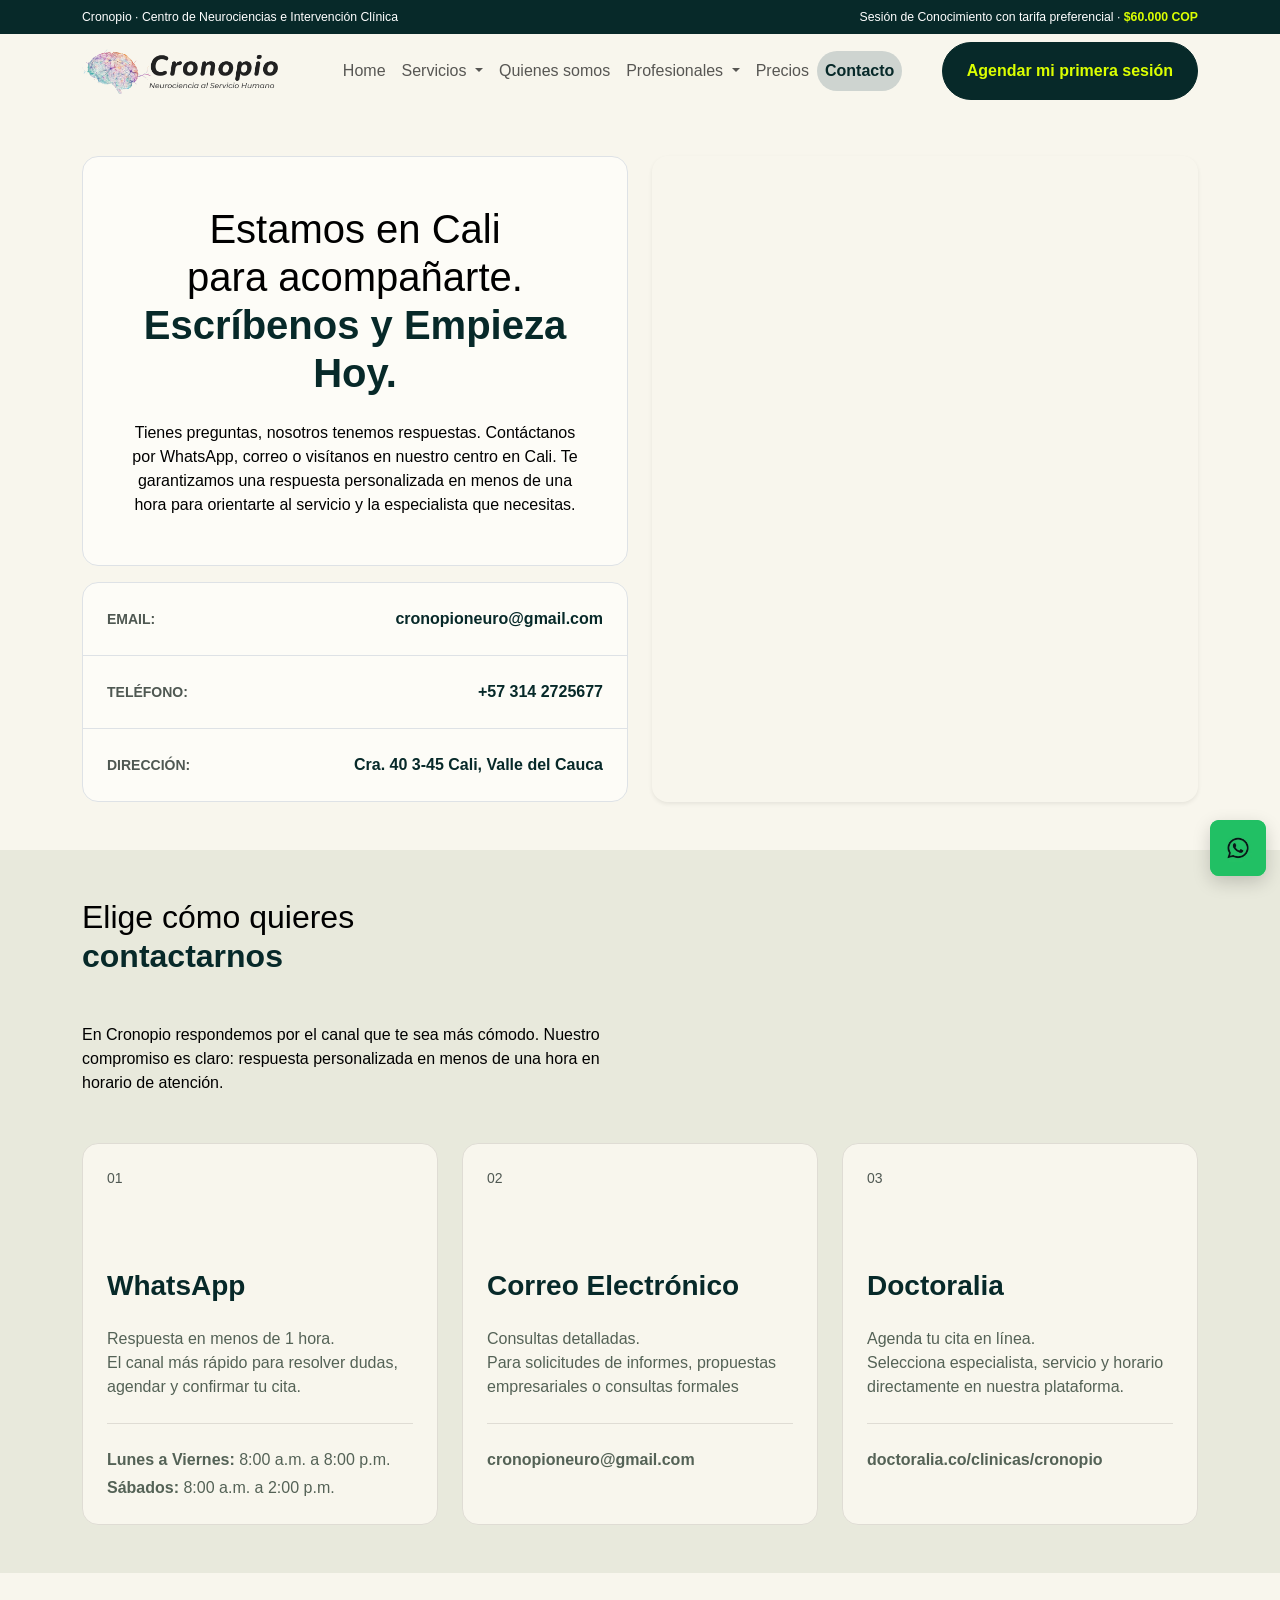
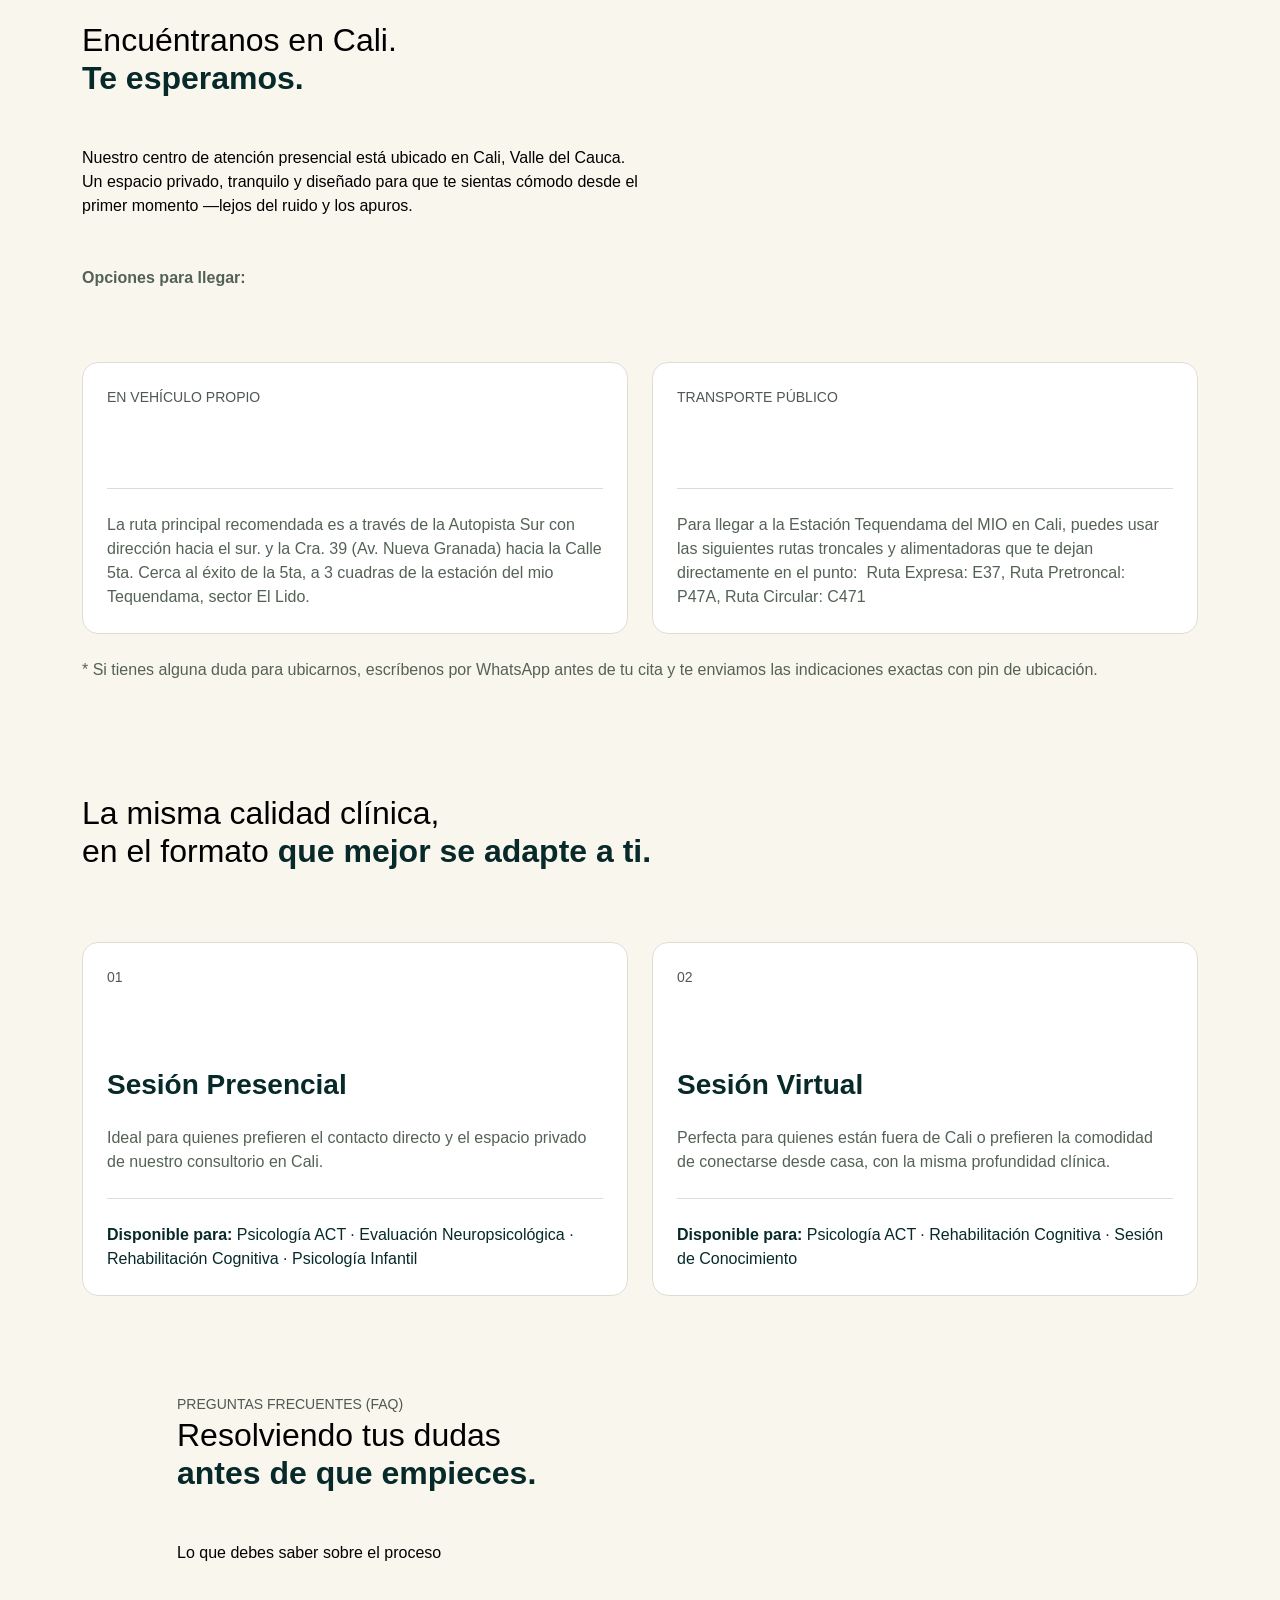
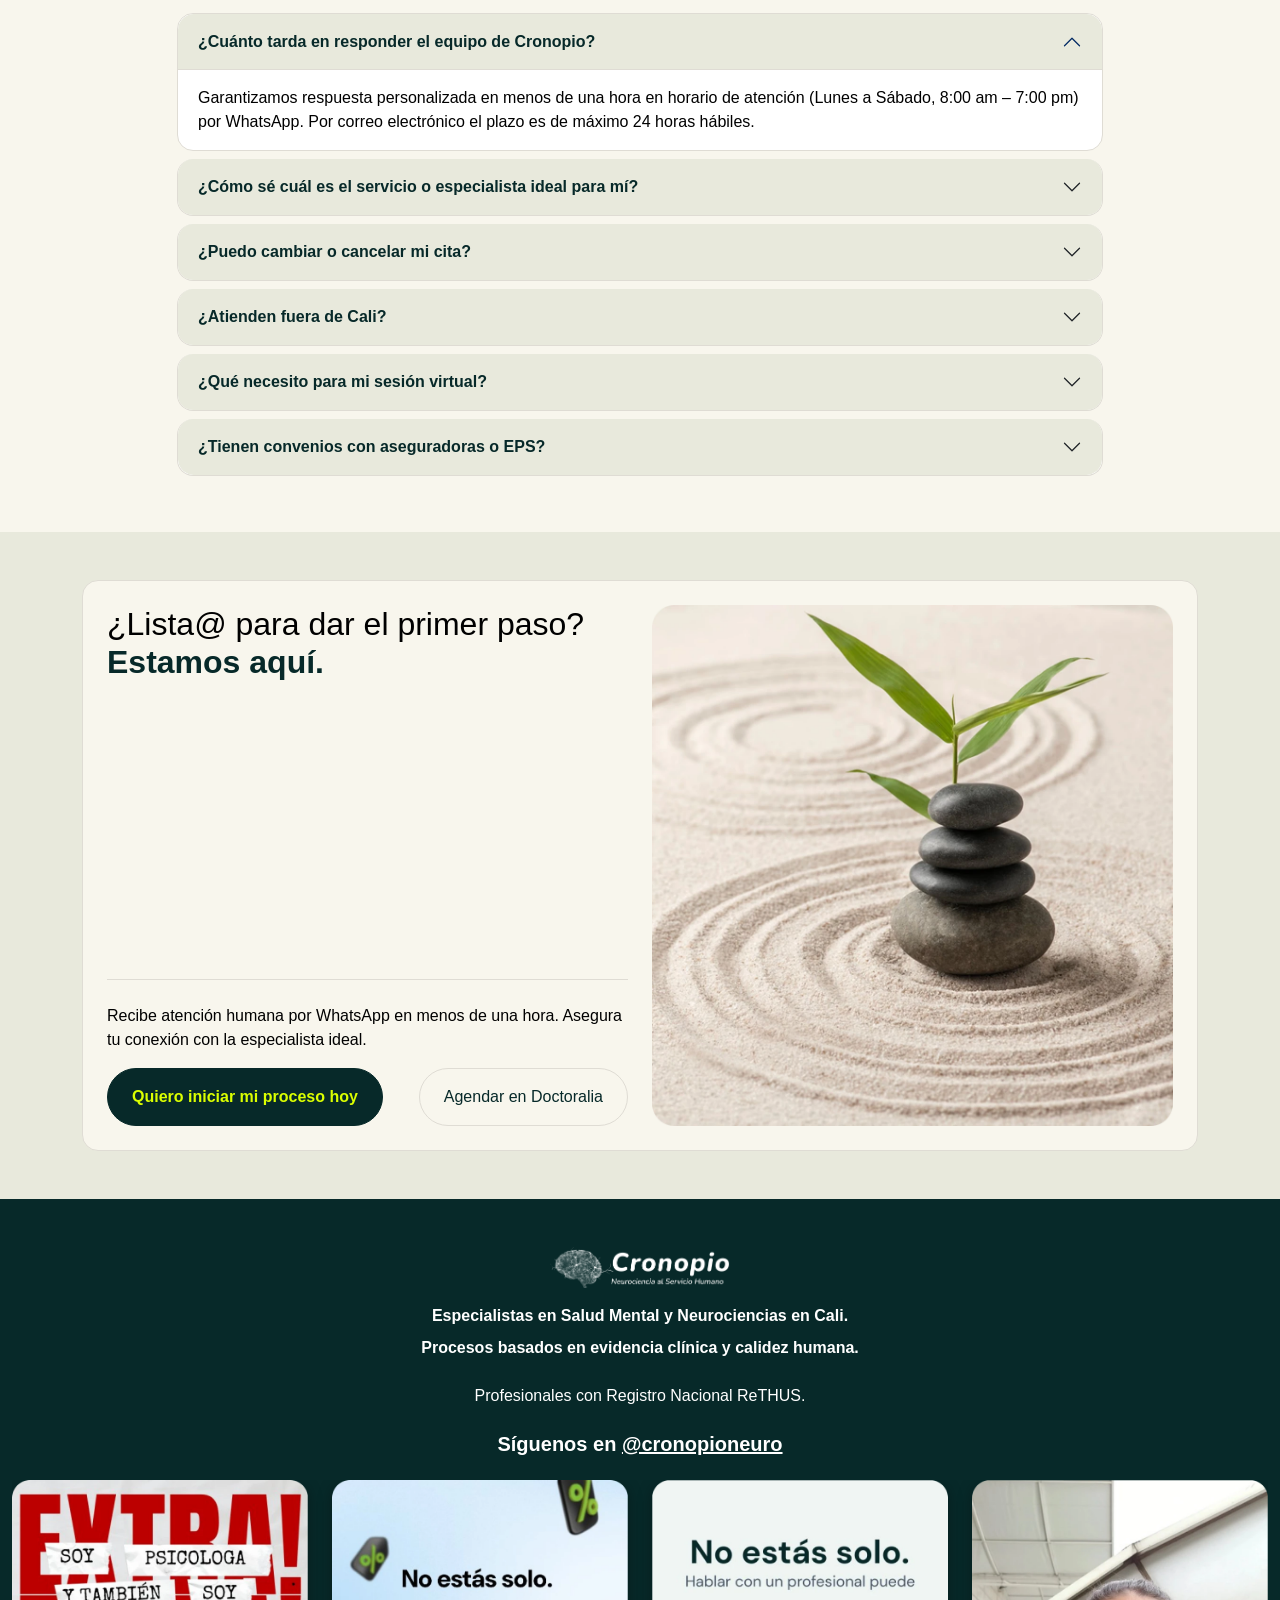
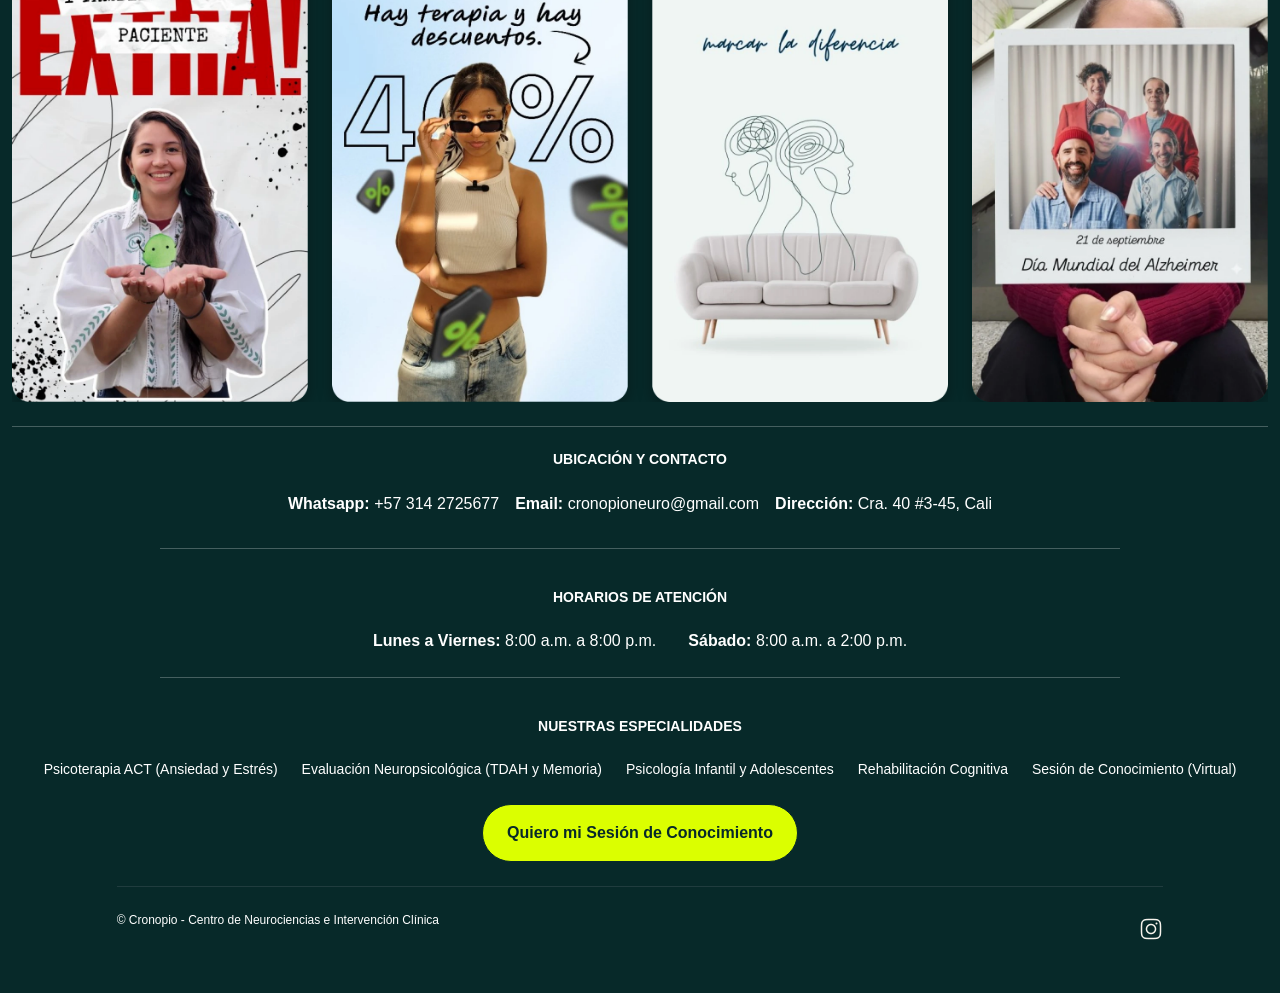
<file: contacto.html>
<!DOCTYPE html>
<html lang="es">

<head>
    <meta charset="UTF-8">
    <meta name="viewport" content="width=device-width, initial-scale=1.0">
    <title>Quiénes Somos | Psicología y Neuropsicología en Cali | Cronopio Neuro</title>
    <!-- Meta tags para SEO y compartir en redes -->
    <meta name="description"
        content="Conoce a Cronopio Neuro: centro especializado en psicología clínica y neuropsicología en Cali, con enfoque científico, humano y basado en evidencia.">
    <meta name="keywords"
        content="quienes somos cronopio, psicología clínica, neuropsicología, ACT, evidencia científica, salud mental, Cali">
    <meta name="author" content="Cronopio Neuro">

    <!-- Open Graph (para WhatsApp, Facebook, etc.) -->
    <meta property="og:type" content="website">
    <meta property="og:url" content="https://cronopioneuro.com/quienes-somos.html">
    <meta property="og:title" content="Quiénes Somos | Psicología y Neuropsicología en Cali | Cronopio Neuro">
    <meta property="og:description"
        content="Cronopio Neuro combina neurociencia, psicología clínica y atención humana para ofrecer procesos de salud mental basados en evidencia en Cali.">
    <meta property="og:image" content="assets/img/cronopio-neuro-logo.webp">
    <meta property="og:image:width" content="1200">
    <meta property="og:image:height" content="630">
    <link rel="icon" type="image/webp" href="assets/img/cronopio-neuro-logo.webp">
    <link href="https://cdn.jsdelivr.net/npm/bootstrap@5.3.2/dist/css/bootstrap.min.css" rel="stylesheet">
    <link href="https://unpkg.com/aos@2.3.1/dist/aos.css" rel="stylesheet">
    <link rel="stylesheet" href="./assets/estilos/style.css">

    <!-- Código Schema para la página "Quienes somos" -->
    <script type="application/ld+json">
{
    "@context": "https://schema.org",
    "@type": "MedicalOrganization",
    "name": "Cronopio Neuro",
    "description": "Especialistas en Ansiedad y TDAH. Plan de atención personalizado basado en evidencia científica.",
    "url": "https://cronopioneuro.com",
    "logo": "https://cronopioneuro.com/assets/img/cronopio-neuro-logo.webp",
    "founder": {
        "@type": "Person",
        "name": "Tania Jaramillo",
        "jobTitle": "Neuropsicóloga"
    },
    "employee": [
        { "@type": "Person", "name": "Tania Jaramillo", "jobTitle": "Neuropsicóloga" },
        { "@type": "Person", "name": "Natalia Zapata", "jobTitle": "Psicóloga clínica" },
        { "@type": "Person", "name": "Isabela Carrejo", "jobTitle": "Psicóloga clínica" },
        { "@type": "Person", "name": "Alejandra Abad", "jobTitle": "Psicóloga clínica" }
    ],
    "address": {
        "@type": "PostalAddress",
        "addressLocality": "Cali",
        "addressCountry": "CO"
    },
    "provider": {
      "@type": "MedicalClinic",
      "name": "Cronopio - Centro de Neurociencias e Intervención Clínica",
      "url": "https://cronopioneuro.com/",
      "telephone": "+573142725677",
      "address": {
        "@type": "PostalAddress",
        "streetAddress": "Cra. 40 #3-45",
        "addressLocality": "Cali",
        "addressRegion": "Valle del Cauca",
        "postalCode": "760001",
        "addressCountry": "CO"
      }
    }
}
</script>
</head>

<body>
    <!-- Topbar Promocional -->
    <div class="top-bar text-white py-2" data-aos="fade-down" data-aos-delay="100">
        <div class="container d-flex justify-content-between align-items-center small">
            <span class="d-none d-md-inline">Cronopio · Centro de Neurociencias e Intervención Clínica</span>
            <span class="mx-auto mx-md-0 d-block d-md-none text-center">Sesión de Conocimiento con tarifa
                preferencial <br><strong class="text-lime">$60.000 COP</strong></span>
            <span class="mx-auto mx-md-0 d-none d-md-block">Sesión de Conocimiento con tarifa preferencial ·
                <strong class="text-lime">$60.000 COP</strong></span>
        </div>
    </div>
    <!-- Header / Navbar -->
    <nav class="navbar navbar-expand-xl sticky-top" data-aos="fade-down" data-aos-delay="100">
        <div class="container">
            <a class="navbar-brand" href="index.html">
                <img src="assets/img/01.hero_image/logo_primary.webp" alt="Cronopio Logo" height="45">
            </a>
            <button class="navbar-toggler" type="button" data-bs-toggle="collapse" data-bs-target="#mainNav">
                <span class="navbar-toggler-icon"></span>
            </button>
            <div class="collapse navbar-collapse" id="mainNav">
                <ul class="navbar-nav mx-auto mb-2 mb-lg-0">
                    <li class="nav-item px-3 py-2 px-lg-0 py-lg-0"><a class="nav-link" href="index.html">Home</a></li>
                    <li class="nav-item dropdown px-3 py-2 px-lg-0 py-lg-0">
                        <a class="nav-link dropdown-toggle" href="servicios.html" role="button"
                            data-bs-toggle="dropdown" aria-expanded="false">
                            Servicios
                        </a>
                        <ul class="dropdown-menu background-neutro-050 p-xl-3 rounded-4">
                            <li>
                                <a class="dropdown-item d-flex align-items-start p-xl-3 mb-3 mb-xl-0"
                                    href="cognitivo-conductual.html">
                                    <span class="number me-3 opacity-50 flex-shrink-0">01</span>
                                    <div>
                                        <h4 class="color-text-brand fs-6 mb-1">Psicología ACT / Cognitivo-Conductual
                                        </h4>
                                        <p class="d-none d-lg-block small text-secondary mb-0">Terapia te aceptación y
                                            compromiso para ansiedad, <br> depresión, dependen... </p>
                                    </div>
                                </a>
                            </li>
                            <li>
                                <a class="dropdown-item d-flex align-items-start p-xl-3 mb-3 mb-xl-0"
                                    href="psicologia-infantil.html">
                                    <span class="number me-3 opacity-50 flex-shrink-0">02</span>
                                    <div>
                                        <h4 class="color-text-brand fs-6 mb-1">Psicología Infantil</h4>
                                        <p class="d-none d-lg-block small text-secondary mb-0">Acompañamiento
                                            especializado para niños y familias.</p>
                                    </div>
                                </a>
                            </li>
                            <li>
                                <a class="dropdown-item d-flex align-items-start p-xl-3 mb-3 mb-xl-0"
                                    href="neuropsicologia.html">
                                    <span class="number me-3 opacity-50 flex-shrink-0">03</span>
                                    <div>
                                        <h4 class="color-text-brand fs-6 mb-1">Neuropsicologia</h4>
                                        <p class="d-none d-lg-block small text-secondary mb-0">Diagnostico riguroso de
                                            TDAH, TEA, Demencias, <br> Epilepsia y secuelas cog...
                                    </div>
                                </a>
                            </li>
                            <li>
                                <a class="dropdown-item d-flex align-items-start p-xl-3 mb-3 mb-xl-0"
                                    href="rehabilitacion-cognitiva.html">
                                    <span class="number me-3 opacity-50 flex-shrink-0">04</span>
                                    <div>
                                        <h4 class="color-text-brand fs-6 mb-1">Rehabilitación Cognitiva</h4>
                                        <p class="d-none d-lg-block small text-secondary mb-0">Entrenamiento de
                                            atención, memoria, lenguaje <br> y funciones ejecutivas co... </p>
                                    </div>
                                </a>
                            </li>
                            <li>
                                <a class="dropdown-item d-flex align-items-start p-xl-3 mb-3 mb-xl-0"
                                    href="sesion-conocimiento.html">
                                    <span class="number me-3 opacity-50 flex-shrink-0">05</span>
                                    <div>
                                        <h4 class="color-text-brand fs-6 mb-1">Sesión de conocimiento</h4>
                                        <p class="d-none d-lg-block small text-secondary mb-0">Primer contacto para
                                            orientar tu proceso.
                                        </p>
                                    </div>
                                </a>
                            </li>
                            <div class="divider mb-4"></div>
                            <li class="dropdown-item-wrapper px-lg-3 mb-md-0 mb-lg-3 mb-xl-2">
                                <a href="servicios.html" class="btn-link p-0 border-0 text-decoration-none">Ver todos
                                    los
                                    servicios</a>
                            </li>
                        </ul>
                    </li>
                    <li class="nav-item px-3 py-2 px-lg-0 py-lg-0"><a class="nav-link" href="quienes-somos.html">Quienes
                            somos</a></li>
                    <li class="nav-item dropdown px-3 py-2 px-lg-0 py-lg-0">
                        <a class="nav-link dropdown-toggle" href="profesionales.html" role="button"
                            data-bs-toggle="dropdown" aria-expanded="false">
                            Profesionales
                        </a>
                        <ul class="dropdown-menu background-neutro-050 p-xl-3 rounded-4">
                            <li>
                                <a class="dropdown-item d-flex align-items-start p-xl-3 mb-3 mb-xl-0"
                                    href="tania-jaramillo.html">
                                    <span class="number me-3 opacity-50 flex-shrink-0">01</span>
                                    <div>
                                        <h4 class="color-text-brand fs-6 mb-1">Tania Jaramillo
                                        </h4>
                                        <p class="d-none d-lg-block small text-secondary mb-0">Experta en evaluación
                                            neuropsicológica <br> en niños, adolescentes, adultos y adultos mayores.
                                        </p>
                                    </div>
                                </a>
                            </li>
                            <li>
                                <a class="dropdown-item d-flex align-items-start p-xl-3 mb-3 mb-xl-0"
                                    href="natalia-zapata.html">
                                    <span class="number me-3 opacity-50 flex-shrink-0">02</span>
                                    <div>
                                        <h4 class="color-text-brand fs-6 mb-1">Natalia Zapata</h4>
                                        <p class="d-none d-lg-block small text-secondary mb-0">Psicologa con énfasis en
                                            psicología clínica <br> y Terapia de Aceptación y Compromiso (ACT)
                                        </p>
                                    </div>
                                </a>
                            </li>
                            <li>
                                <a class="dropdown-item d-flex align-items-start p-xl-3 mb-3 mb-xl-0"
                                    href="isabela-carrejo.html">
                                    <span class="number me-3 opacity-50 flex-shrink-0">03</span>
                                    <div>
                                        <h4 class="color-text-brand fs-6 mb-1">Isabela Carrejo</h4>
                                        <p class="d-none d-lg-block small text-secondary mb-0">Psicóloga experta en la
                                            evaluación e intervención <br> de problemáticas en adolescentes
                                            y adultos.</p>
                                    </div>
                                </a>
                            </li>
                            <li>
                                <a class="dropdown-item d-flex align-items-start p-xl-3 mb-3 mb-xl-0"
                                    href="alejandra-abad.html">
                                    <span class="number me-3 opacity-50 flex-shrink-0">04</span>
                                    <div>
                                        <h4 class="color-text-brand fs-6 mb-1">Alejandra Abad</h4>
                                        <p class="d-none d-lg-block small text-secondary mb-0">Experta en evaluación
                                            cognitiva y terapia <br> de adultos con enfoque ACT.
                                        </p>
                                    </div>
                                </a>
                            </li>
                            <div class="divider mb-4"></div>
                            <li class="dropdown-item-wrapper px-lg-3 mb-md-0 mb-lg-3 mb-xl-2">
                                <a href="profesionales.html" class="btn-link p-0 border-0 text-decoration-none">Ver
                                    todas los
                                    profesionales</a>
                            </li>
                        </ul>
                    </li>
                    <li class="nav-item px-3 py-2 px-lg-0 py-lg-0"><a class="nav-link" href="precios.html">Precios</a>
                    </li>
                    <li class="nav-item px-3 py-2 px-lg-0 py-lg-0"><a class="nav-link active"
                            href="contacto.html">Contacto</a>
                    </li>
                </ul>
                <div class="d-flex p-3 p-lg-0">
                    <a class="zl-facility-url btn btn-primary"
                        href="https://www.doctoralia.co/clinicas/cronopio-centro-de-neurociencias-e-intervencion-clinica#services-section"
                        target="_blank" rel="nofollow"
                        data-zlw-facility="cronopio-centro-de-neurociencias-e-intervencion-clinica"
                        data-zlw-type="facility-button-with-saas-only" data-zlw-saas-only="true"
                        data-zlw-a11y-title="Widget de reserva de citas médicas">Agendar mi primera sesión</a>
                </div>
            </div>
        </div>
    </nav>
    <!-- Hero Section -->
    <section class="seccion-contacto-mapa py-5">
        <div class="container">
            <div class="row g-4 align-items-stretch">
                <div class="col-12 col-lg-6 d-flex flex-column gap-3">
                    <div class="card card-contacto-info p-4 p-md-5 border rounded-4 background-neutro-050 text-center flex-grow-1 d-flex flex-column justify-content-center">
                        <h1 class="color-text-primary mb-4">
                            Estamos en Cali <br class="d-none d-md-block"> para acompañarte. <br>
                            <span class="color-text-brand fw-bold">Escríbenos y Empieza Hoy.</span>
                        </h1>
                        <p class="color-text-primary mx-auto mb-0 text-description">
                            Tienes preguntas, nosotros tenemos respuestas. Contáctanos por WhatsApp, correo o visítanos
                            en nuestro centro en Cali. Te garantizamos una respuesta personalizada en menos de una hora
                            para orientarte al servicio y la especialista que necesitas.
                        </p>
                    </div>
                    <div class="card card-contacto-datos border rounded-4 background-neutro-050 overflow-hidden">
                        <div class="d-flex justify-content-between align-items-center p-3 p-md-4 border-bottom">
                            <span class="text-muted small text-uppercase fw-semibold tracking-wider">Email:</span>
                            <a href="mailto:cronopioneuro@gmail.com"
                                class="link-contacto-dato fw-semibold text-decoration-none transition-color color-text-brand"
                                aria-label="Enviar un correo electrónico a Cronopio">
                                cronopioneuro@gmail.com
                            </a>
                        </div>
                        <div class="d-flex justify-content-between align-items-center p-3 p-md-4 border-bottom">
                            <span class="text-muted small text-uppercase fw-semibold tracking-wider">Teléfono:</span>
                            <a href="https://wa.me/573142725677?text=Hola%2C%20quiero%20solicitar%20m%C3%A1s%20informaci%C3%B3n%20sobre%20sus%20servicios"
                                target="_blank" rel="noopener noreferrer"
                                class="link-contacto-dato fw-semibold text-decoration-none transition-color color-text-brand"
                                aria-label="Escribir al WhatsApp de Cronopio">
                                +57 314 2725677
                            </a>
                        </div>
                        <div class="d-flex justify-content-between align-items-center p-3 p-md-4">
                            <span class="text-muted small text-uppercase fw-semibold tracking-wider">Dirección:</span>
                            <a href="https://maps.google.com/?q=Cra.+40+3-45,+Cali,+Valle+del+Cauca" target="_blank"
                                rel="noopener noreferrer"
                                class="link-contacto-dato fw-semibold text-decoration-none transition-color text-end color-text-brand text-balance ps-3"
                                aria-label="Ver ubicación de Cronopio en Google Maps">
                                Cra. 40 3-45 Cali, Valle del Cauca
                            </a>
                        </div>
                    </div>
                </div>
                <div class="col-12 col-lg-6 d-flex">
                    <div
                        class="w-100 card-mapa-contenedor rounded-4 shadow-sm overflow-hidden border-0 position-relative flex-grow-1">
                        <iframe
                            src="https://www.google.com/maps/embed?pb=!1m18!1m12!1m3!1d3982.7236528704255!2d-76.54519962397148!3d3.4162464514589007!2m3!1f0!2f0!3f0!3m2!1i1024!2i768!4f13.1!3m3!1m2!1s0x8e30a138c2f1f0a1%3A0x2d17c8cf436603a!2sCra.%2040%20%233-45%2C%20Cali%2C%20Valle%20del%20Cauca!5e0!3m2!1ses!2sco!4v1717590000000!5m2!1ses!2sco"
                            width="100%" height="100%" style="border:0; min-height: 400px; display: block;"
                            allowfullscreen="" loading="lazy" referrerpolicy="no-referrer-when-downgrade"
                            title="Ubicación de la clínica Cronopio en Cali">
                        </iframe>
                    </div>
                </div>

            </div>
        </div>
    </section>
    <!-- Sección de Contacto -->
    <section class="seccion-contacto grid-cards background-neutro-150 py-5">
        <div class="container">
            <h2 class="d-block d-md-none color-text-primary mb-5" data-aos="fade-in" data-aos-delay="300">Elige cómo
                quieres <strong class="color-text-brand">contactarnos</strong></h2>
            <h2 class="d-none d-md-block color-text-primary mb-5" data-aos="fade-in" data-aos-delay="300">Elige cómo
                quieres <br> <strong class="color-text-brand">contactarnos</strong></h2>
            <p class="subtitulo mb-5 color-text-primary col-lg-6" data-aos="fade-in" data-aos-delay="300">
                En Cronopio respondemos por el canal que te sea más cómodo.
                Nuestro compromiso es claro: respuesta personalizada en menos
                de una hora en horario de atención.
            </p>
            <div class="row g-4">
                <div class="col-12 col-lg-4" data-aos="fade-up" data-aos-delay="100">
                    <div class="card background-neutro-100 p-4 h-100">
                        <span class="numero color-text-light">01</span>
                        <div class="body-card">
                            <h3 class="mb-4 fw-bold color-text-brand">WhatsApp</h3>
                            <p class="d-block d-lg-none mb-0 color-text">Respuesta en menos de 1 hora. El canal más
                                rápido para resolver dudas, agendar y confirmar tu cita.</p>
                            <p class="d-none d-lg-block mb-0 color-text">Respuesta en menos de 1 hora. <br> El canal más
                                rápido para resolver dudas, agendar y confirmar tu cita.</p>
                            <div class="divider my-4"></div>
                            <p class="mb-0 color-text mb-1"><span class="fw-semibold">Lunes a Viernes:</span> 8:00 a.m.
                                a 8:00 p.m.</p>
                            <p class="mb-0 color-text"><span class="fw-semibold">Sábados:</span> 8:00 a.m. a 2:00 p.m.
                            </p>
                        </div>
                    </div>
                </div>
                <div class="col-12 col-lg-4" data-aos="fade-up" data-aos-delay="200">
                    <div class="card background-neutro-100 p-4 h-100">
                        <span class="numero color-text-light">02</span>
                        <div class="body-card">
                            <h3 class="mb-4 fw-bold color-text-brand">Correo Electrónico</h3>
                            <p class="d-block d-lg-none mb-0 color-text">Consultas detalladas.
                                Para solicitudes de informes, propuestas
                                empresariales o consultas formales</p>
                            <p class="d-none d-lg-block mb-0 color-text">Consultas detalladas. <br>
                                Para solicitudes de informes, propuestas
                                empresariales o consultas formales</p>
                            <div class="divider my-4"></div>
                            <a href="mailto:cronopioneuro@gmail.com"
                                class="mb-0 color-text mb-1 text-decoration-none fw-semibold">cronopioneuro@gmail.com</a>
                        </div>
                    </div>
                </div>
                <div class="col-12 col-lg-4" data-aos="fade-up" data-aos-delay="300">
                    <div class="card background-neutro-100 p-4 h-100">
                        <span class="numero color-text-light">03</span>
                        <div class="body-card">
                            <h3 class="mb-4 fw-bold color-text-brand">Doctoralia</h3>
                            <p class="d-block d-lg-none mb-0 color-text">Agenda tu cita en línea.
                                Selecciona especialista, servicio y horario
                                directamente en nuestra plataforma.</p>
                            <p class="d-none d-lg-block mb-0 color-text">Agenda tu cita en línea. <br>
                                Selecciona especialista, servicio y horario
                                directamente en nuestra plataforma.</p>
                            <div class="divider my-4"></div>
                            <a href="https://www.doctoralia.co/clinicas/cronopio-centro-de-neurociencias-e-intervencion-clinica#services-section"
                                target="_blank" class="mb-0 color-text mb-1 text-decoration-none fw-semibold"
                                rel="noopener noreferrer">doctoralia.co/clinicas/cronopio</a>
                        </div>
                    </div>
                </div>
            </div>
        </div>
    </section>
    <!-- Sección de Indicaciones -->
    <section class="seccion-indicaciones grid-cards py-5">
        <div class="container">
            <h2 class="d-block d-md-none color-text-primary mb-5" data-aos="fade-in" data-aos-delay="300">
                Encuéntranos en Cali.
                <span class="fw-bold color-text-brand">Te esperamos.</span>
            </h2>
            <h2 class="d-none d-md-block color-text-primary mb-5" data-aos="fade-in" data-aos-delay="300">
                Encuéntranos en Cali. <br>
                <span class="fw-bold color-text-brand">Te esperamos.</span>
            </h2>
            <p class="subtitulo mb-5 color-text-primary col-lg-6" data-aos="fade-in" data-aos-delay="300">
                Nuestro centro de atención presencial está ubicado en Cali, Valle del Cauca.
                Un espacio privado, tranquilo y diseñado para que te sientas cómodo
                desde el primer momento —lejos del ruido y los apuros.
            </p>
            <p class="subtitulo mb-0 color-text fw-semibold" data-aos="fade-in" data-aos-delay="300">
                Opciones para llegar:
            </p>
            <div class="row g-4 mt-5">
                <div class="col-12 col-md-6" data-aos="fade-up" data-aos-delay="100">
                    <div class="card background-neutro-050 rounded-4 p-4 h-100">
                        <span class="numero color-text-light text-uppercase">En vehículo propio</span>
                        <div class="body-card">
                            <div class="divider mb-4"></div>
                            <p class="mb-0 color-text">La ruta principal recomendada es a través de la Autopista Sur con
                                dirección hacia el sur. y la Cra. 39 (Av. Nueva Granada) hacia la Calle 5ta. Cerca al
                                éxito de la 5ta, a 3 cuadras de la estación del mio Tequendama, sector El Lido.</p>
                        </div>
                    </div>
                </div>
                <div class="col-12 col-md-6" data-aos="fade-up" data-aos-delay="200">
                    <div class="card background-neutro-050 rounded-4 p-4 h-100">
                        <span class="numero color-text-light text-uppercase">Transporte público</span>
                        <div class="body-card">
                            <div class="divider mb-4"></div>
                            <p class="mb-0 color-text">Para llegar a la Estación Tequendama del MIO en Cali, puedes usar
                                las siguientes rutas troncales y alimentadoras que te dejan directamente en el punto: 
                                Ruta Expresa: E37, Ruta Pretroncal: P47A, Ruta Circular: C471</p>
                        </div>
                    </div>
                </div>
            </div>
            <p class="mt-4 color-text fw-italic">* Si tienes alguna duda para ubicarnos, escríbenos por WhatsApp antes
                de tu cita y te enviamos las indicaciones exactas con pin de ubicación.</p>
        </div>
    </section>
    <!-- Sección de Modalidades -->
    <section class="seccion-formato grid-cards py-5">
        <div class="container">
            <h2 class="d-block d-md-none color-text-primary" data-aos="fade-in" data-aos-delay="300">
                La misma calidad clínica, en el formato
                <span class="fw-bold color-text-brand">que mejor se adapte a ti.</span>
            </h2>
            <h2 class="d-none d-md-block color-text-primary" data-aos="fade-in" data-aos-delay="300">
                La misma calidad clínica,<br> en el formato
                <span class="fw-bold color-text-brand">que mejor se adapte a ti.</span>
            </h2>
            <div class="row g-4 mt-5">
                <div class="col-12 col-md-6" data-aos="fade-down" data-aos-delay="100">
                    <div class="card background-neutro-050 rounded-4 p-4 h-100">
                        <span class="numero color-text-light">01</span>
                        <div class="body-card">
                            <h3 class="mb-4 fw-bold color-text-brand">Sesión Presencial</h3>
                            <p class="mb-0 color-text">Ideal para quienes prefieren el contacto directo y el espacio
                                privado de nuestro consultorio en Cali.</p>
                            <div class="divider my-4"></div>
                            <p class="mb-0 color-text-brand"><span class="fw-semibold">Disponible para: </span>
                                Psicología ACT · Evaluación Neuropsicológica ·
                                Rehabilitación Cognitiva · Psicología Infantil</p>
                        </div>
                    </div>
                </div>
                <div class="col-12 col-md-6" data-aos="fade-down" data-aos-delay="200">
                    <div class="card background-neutro-050 rounded-4 p-4 h-100">
                        <span class="numero color-text-light">02</span>
                        <div class="body-card">
                            <h3 class="mb-4 fw-bold color-text-brand">Sesión Virtual</h3>
                            <p class="mb-0 color-text">Perfecta para quienes están fuera de Cali o prefieren la
                                comodidad de conectarse desde casa, con la misma profundidad clínica.</p>
                            <div class="divider my-4"></div>
                            <p class="mb-0 color-text-brand"><span class="fw-semibold">Disponible para: </span>
                                Psicología ACT · Rehabilitación Cognitiva · Sesión de Conocimiento </p>
                        </div>
                    </div>
                </div>
            </div>
        </div>
    </section>
    <!-- Sección FAQ -->
    <section class="seccion-faq py-5">
        <div class="container">
            <div class="row justify-content-center">
                <div class="col-12 col-xl-10">
                    <span class="text-uppercase small text-muted mb-2">Preguntas Frecuentes (FAQ)</span>
                    <h2 class="mb-5">
                        Resolviendo tus dudas <br>
                        <strong class="color-text-brand">antes de que empieces.</strong>
                    </h2>
                    <p class="paragraph text-center text-lg-start mb-5">
                        Lo que debes saber sobre el proceso
                    </p>
                    <div class="accordion" id="accordionExample">
                        <div class="accordion-item">
                            <h2 class="accordion-header">
                                <button class="accordion-button" type="button" data-bs-toggle="collapse"
                                    data-bs-target="#collapseOne" aria-expanded="true" aria-controls="collapseOne">
                                    ¿Cuánto tarda en responder el equipo de Cronopio?
                                </button>
                            </h2>
                            <div id="collapseOne" class="accordion-collapse collapse show"
                                data-bs-parent="#accordionExample">
                                <div class="accordion-body">
                                    Garantizamos respuesta personalizada en menos de una hora en horario de atención
                                    (Lunes a Sábado, 8:00 am – 7:00 pm) por WhatsApp. Por correo electrónico el plazo es
                                    de máximo 24 horas hábiles.
                                </div>
                            </div>
                        </div>
                        <div class="accordion-item">
                            <h2 class="accordion-header">
                                <button class="accordion-button collapsed" type="button" data-bs-toggle="collapse"
                                    data-bs-target="#collapseTwo" aria-expanded="false" aria-controls="collapseTwo">
                                    ¿Cómo sé cuál es el servicio o especialista ideal para mí?
                                </button>
                            </h2>
                            <div id="collapseTwo" class="accordion-collapse collapse"
                                data-bs-parent="#accordionExample">
                                <div class="accordion-body">
                                    No tienes que saberlo de antemano. Para eso existe nuestra Sesión de Conocimiento:
                                    45 minutos con una especialista donde analizamos tu caso y te indicamos la ruta
                                    clínica más adecuada. También puedes escribirnos y orientamos de manera gratuita
                                    antes de que te comprometas con cualquier proceso.
                                </div>
                            </div>
                        </div>
                        <div class="accordion-item">
                            <h2 class="accordion-header">
                                <button class="accordion-button collapsed" type="button" data-bs-toggle="collapse"
                                    data-bs-target="#collapseThree" aria-expanded="false" aria-controls="collapseThree">
                                    ¿Puedo cambiar o cancelar mi cita?
                                </button>
                            </h2>
                            <div id="collapseThree" class="accordion-collapse collapse"
                                data-bs-parent="#accordionExample">
                                <div class="accordion-body">
                                    Sí. Te pedimos que nos notifiques con al menos 24 horas de anticipación para poder
                                    reasignar el cupo. Escríbenos directamente por WhatsApp y lo gestionamos sin
                                    complicaciones.
                                </div>
                            </div>
                        </div>
                        <div class="accordion-item">
                            <h2 class="accordion-header">
                                <button class="accordion-button collapsed" type="button" data-bs-toggle="collapse"
                                    data-bs-target="#collapseFour" aria-expanded="false" aria-controls="collapseFour">
                                    ¿Atienden fuera de Cali?
                                </button>
                            </h2>
                            <div id="collapseFour" class="accordion-collapse collapse"
                                data-bs-parent="#accordionExample">
                                <div class="accordion-body">
                                    No de manera presencial. Pero, todas nuestras sesiones de Psicología ACT,
                                    Rehabilitación Cognitiva, Sesión de Conocimiento y Psicología Infantil están
                                    disponibles en modalidad virtual para pacientes en cualquier ciudad de Colombia o en
                                    el exterior.
                                </div>
                            </div>
                        </div>
                        <div class="accordion-item">
                            <h2 class="accordion-header">
                                <button class="accordion-button collapsed" type="button" data-bs-toggle="collapse"
                                    data-bs-target="#collapseFive" aria-expanded="false" aria-controls="collapseFive">
                                    ¿Qué necesito para mi sesión virtual?
                                </button>
                            </h2>
                            <div id="collapseFive" class="accordion-collapse collapse"
                                data-bs-parent="#accordionExample">
                                <div class="accordion-body">
                                    Solo necesitas un dispositivo con cámara y micrófono (computador, tablet o celular),
                                    conexión a internet estable y un espacio privado donde puedas hablar con
                                    tranquilidad. Te enviamos el enlace de videollamada antes de tu cita.
                                </div>
                            </div>
                        </div>
                        <div class="accordion-item">
                            <h2 class="accordion-header">
                                <button class="accordion-button collapsed" type="button" data-bs-toggle="collapse"
                                    data-bs-target="#collapseSix" aria-expanded="false" aria-controls="collapseSix">
                                    ¿Tienen convenios con aseguradoras o EPS?
                                </button>
                            </h2>
                            <div id="collapseSix" class="accordion-collapse collapse"
                                data-bs-parent="#accordionExample">
                                <div class="accordion-body">
                                    Actualmente Cronopio funciona bajo el modelo de pago
                                    particular. Si tienes una póliza de salud complementaria, consulta con tu
                                    aseguradora si cubre psicología o neuropsicología privada y solicítanos la
                                    documentación que necesites.
                                </div>
                            </div>
                        </div>
                    </div>
                </div>
            </div>
        </div>
    </section>
    <!-- Sección de llamada a la acción -->
    <section class="seccion-cta py-5 background-neutro-150">
        <div class="container">
            <div class="card p-3 p-md-4 background-neutro-100">
                <div class="row g-4 align-items-stretch">
                    <!-- ── Columna izquierda ── -->
                    <div class="col-12 col-md-6 cta-left d-flex flex-column justify-content-md-between">
                        <div class="card-title mb-5">
                            <h2>
                                ¿Lista@ para dar el primer paso?
                                <strong class="color-text-brand">Estamos aquí.</strong>
                            </h2>
                        </div>
                        <div class="body-card">
                            <div class="divider mb-4"></div>
                            <p class="cta-subtext">
                                Recibe atención humana por WhatsApp en menos de una hora.
                                Asegura tu conexión con la especialista ideal.
                            </p>
                            <div
                                class="d-flex flex-column align-items-center align-items-md-start align-items-lg-center flex-lg-row justify-content-lg-between">
                                <a href="https://wa.me/573142725677?text=Hola%20quiero%20solicitar%20orientaci%C3%B3n%20sobre%20sus%20servicios"
                                    target="_blank" rel="noopener noreferrer"
                                    class="btn btn-primary text-on-brand mb-3 mb-lg-0 col-12 col-lg-auto text-center"
                                    aria-label="Contactar por WhatsApp" title="Contactar por WhatsApp">
                                    Quiero iniciar mi proceso hoy</a>
                                <a href="https://www.doctoralia.co/clinicas/cronopio-centro-de-neurociencias-e-intervencion-clinica#services-section"
                                    target="_blank" rel="noopener noreferrer"
                                    class="btn-link text-decoration-none col-12 col-lg-auto text-center">Agendar en
                                    Doctoralia</a>
                            </div>
                        </div>
                    </div>
                    <!-- ── Columna derecha ── -->
                    <div class="col-12 col-md-6 cta-right mt-4">
                        <img src="assets/img/04.cta/zen-stones.webp"
                            alt="Piedras zen apiladas sobre arena con patrones circulares y una planta verde"
                            class="cta-img w-100">
                    </div>
                </div>
            </div>
    </section>
    <!-- Footer -->
    <footer class="footer-cronopio py-5 text-white">
        <div class="container-fluid text-center">
            <div class="mb-4">
                <img src="assets/img/05.footer/logo-white.webp" alt="Cronopio Logo" class="footer-logo mb-3">
                <p class="mb-2 fw-bold">Especialistas en Salud Mental y Neurociencias en Cali.</p>
                <p class="mb-4 fw-bold">Procesos basados en evidencia clínica y calidez humana.</p>
                <p class="mb-0">Profesionales con Registro Nacional ReTHUS.</p>
            </div>
            <div class="mb-4">
                <h5 class="fw-bold">Síguenos en <a
                        href="https://www.instagram.com/cronopioneuro?utm_source=ig_web_button_share_sheet&igsh=ZDNlZDc0MzIxNw=="
                        target="_blank" rel="nofollow" class="text-white">@cronopioneuro</a></h5>
            </div>
            <div class="instagram-scroll-container">
                <a href="https://www.instagram.com/reel/DRS7HNnjm2C/?utm_source=ig_web_copy_link&igsh=MzRlODBiNWFlZA=="
                    target="_blank" class="instagram-item">
                    <img src="assets/img/05.footer/post_1.webp" alt="Post Instagram" class="img-fluid rounded-4">
                </a>
                <a href="https://www.instagram.com/reel/DMtX_YdRsn8/?utm_source=ig_web_copy_link&igsh=MzRlODBiNWFlZA=="
                    target="_blank" class="instagram-item">
                    <img src="assets/img/05.footer/post_2.webp" alt="Post Instagram" class="img-fluid rounded-4">
                </a>
                <a href="https://www.instagram.com/reel/DRx6iWPjoj9/?utm_source=ig_web_copy_link&igsh=MzRlODBiNWFlZA=="
                    target="_blank" class="instagram-item">
                    <img src="assets/img/05.footer/post_3.webp" alt="Post Instagram" class="img-fluid rounded-4">
                </a>
                <a href="https://www.instagram.com/reel/DO3t_0kDtvt/?utm_source=ig_web_copy_link&igsh=MzRlODBiNWFlZA=="
                    target="_blank" class="instagram-item">
                    <img src="assets/img/05.footer/post_4.webp" alt="Post Instagram" class="img-fluid rounded-4">
                </a>
            </div>
            <hr class="opacity-25 my-4">
            <div class="row flex-column align-items-center g-4">
                <div class="col-12">
                    <h6 class="text-uppercase small fw-bold mb-4">Ubicación y contacto</h6>
                    <ul class="d-flex flex-column flex-md-row justify-content-md-center list-unstyled mb-0 mt-2">
                        <li class="mb-2"><strong>Whatsapp:</strong> +57 314 2725677</li>
                        <li class="mx-md-3 mb-2"><strong>Email:</strong> cronopioneuro@gmail.com</li>
                        <li><strong>Dirección:</strong> Cra. 40 #3-45, Cali</li>
                    </ul>
                </div>
                <hr class="w-75 opacity-25">
                <div class="col-12">
                    <h6 class="text-uppercase small fw-bold mb-4">Horarios de atención</h6>
                    <ul class="d-flex flex-column flex-md-row justify-content-md-center list-unstyled mb-0 mt-2">
                        <li class="me-md-3"><strong>Lunes a Viernes:</strong> 8:00 a.m. a 8:00 p.m.</li>
                        <li class="ms-md-3"><strong>Sábado:</strong> 8:00 a.m. a 2:00 p.m.</li>
                    </ul>
                </div>
                <hr class="w-75 opacity-25">
                <div class="col-12">
                    <h6 class="text-uppercase small fw-bold mb-4">Nuestras Especialidades</h6>
                    <div class="d-flex flex-wrap justify-content-center gap-2 gap-lg-4 mt-2 px-3">
                        <span class="small"><a href="cognitivo-conductual.html"
                                class="especialidad text-decoration-none">Psicoterapia ACT (Ansiedad y
                                Estrés)</a></span>
                        <span class="small"><a href="neuropsicologia.html"
                                class="especialidad text-decoration-none">Evaluación Neuropsicológica (TDAH y
                                Memoria)</a></span>
                        <span class="small"><a href="psicologia-infantil.html"
                                class="especialidad text-decoration-none">Psicología Infantil y Adolescentes</a></span>
                        <span class="small"><a href="rehabilitacion-cognitiva.html"
                                class="especialidad text-decoration-none">Rehabilitación Cognitiva</a></span>
                        <span class="small"><a href="sesion-conocimiento.html"
                                class="especialidad text-decoration-none">Sesión de Conocimiento (Virtual)</a></span>
                    </div>
                </div>
                <div class="mt-4">
                    <a class="zl-facility-url btn btn-secondary col-12 col-md-auto"
                        href="https://wa.me/573142725677?text=Hola%20quiero%20agendar%20mi%20sesi%C3%B3n%20de%20conocimiento"
                        target="_blank" rel="nofollow"
                        data-zlw-facility="cronopio-centro-de-neurociencias-e-intervencion-clinica"
                        data-zlw-type="facility-simple-link-with-saas-only" data-zlw-saas-only="true"
                        data-zlw-a11y-title="Widget de reserva de citas médicas">
                        Quiero mi Sesión de Conocimiento
                    </a>
                </div>
            </div>
            <div
                class="col-lg-10 offset-lg-1 mt-4 pt-4 border-top border-secondary border-opacity-25 d-flex flex-column flex-lg-row justify-content-between align-items-center">
                <p class="x-small mb-3">© Cronopio - Centro de Neurociencias e Intervención Clínica</p>
                <a class="footer-icon"
                    href="https://www.instagram.com/cronopioneuro?utm_source=ig_web_button_share_sheet&igsh=ZDNlZDc0MzIxNw=="
                    target="_blank" rel="nofollow"><img src="assets/img/05.footer/instagram.webp" alt="Instagram"></a>
            </div>
        </div>
    </footer>
    <!-- FAB Whatsapp -->
    <a href="https://wa.me/573142725677?text=Hola%20quiero%20recibir%20m%C3%A1s%20informaci%C3%B3n%20sobre%20sus%20servicios"
        target="_blank" rel="noopener noreferrer" class="whatsapp-fab" aria-label="Contactar por WhatsApp"
        title="Contactar por WhatsApp">
        <span class="visually-hidden">Contactar por WhatsApp</span>
        <img src="assets/img/05.footer/Extended-FAB.webp" alt="WhatsApp">
    </a>

    <script src="https://cdn.jsdelivr.net/npm/bootstrap@5.3.2/dist/js/bootstrap.bundle.min.js"></script>
    <script src="https://unpkg.com/aos@2.3.1/dist/aos.js"></script>

    <script>
        AOS.init({
            duration: 800, /* Duración de la animación en milisegundos (0.8s) */
            once: true,    /* true = la animación solo pasa una vez al bajar (recomendado para no marear) */
            offset: 100    /* Comienza la animación un poco antes de que el elemento sea visible */
        });
    </script>
</body>

</html>
</file>
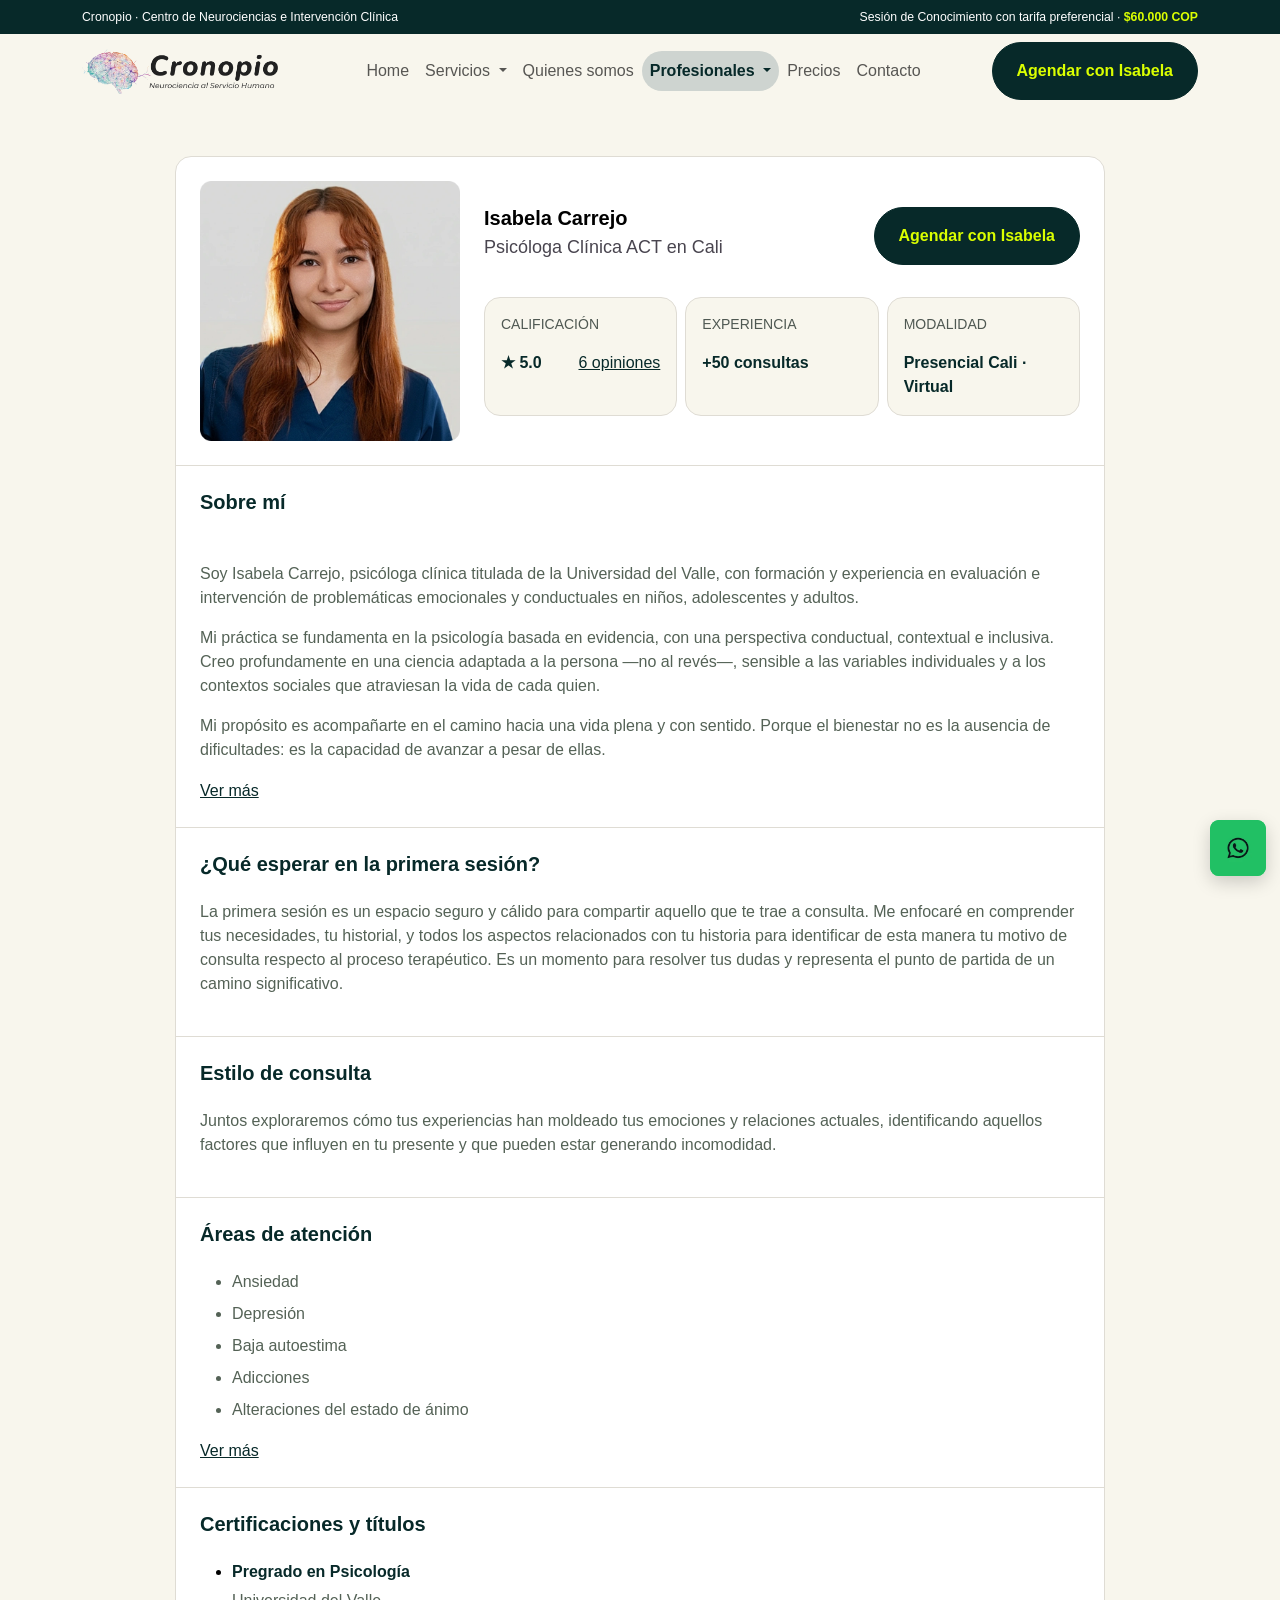
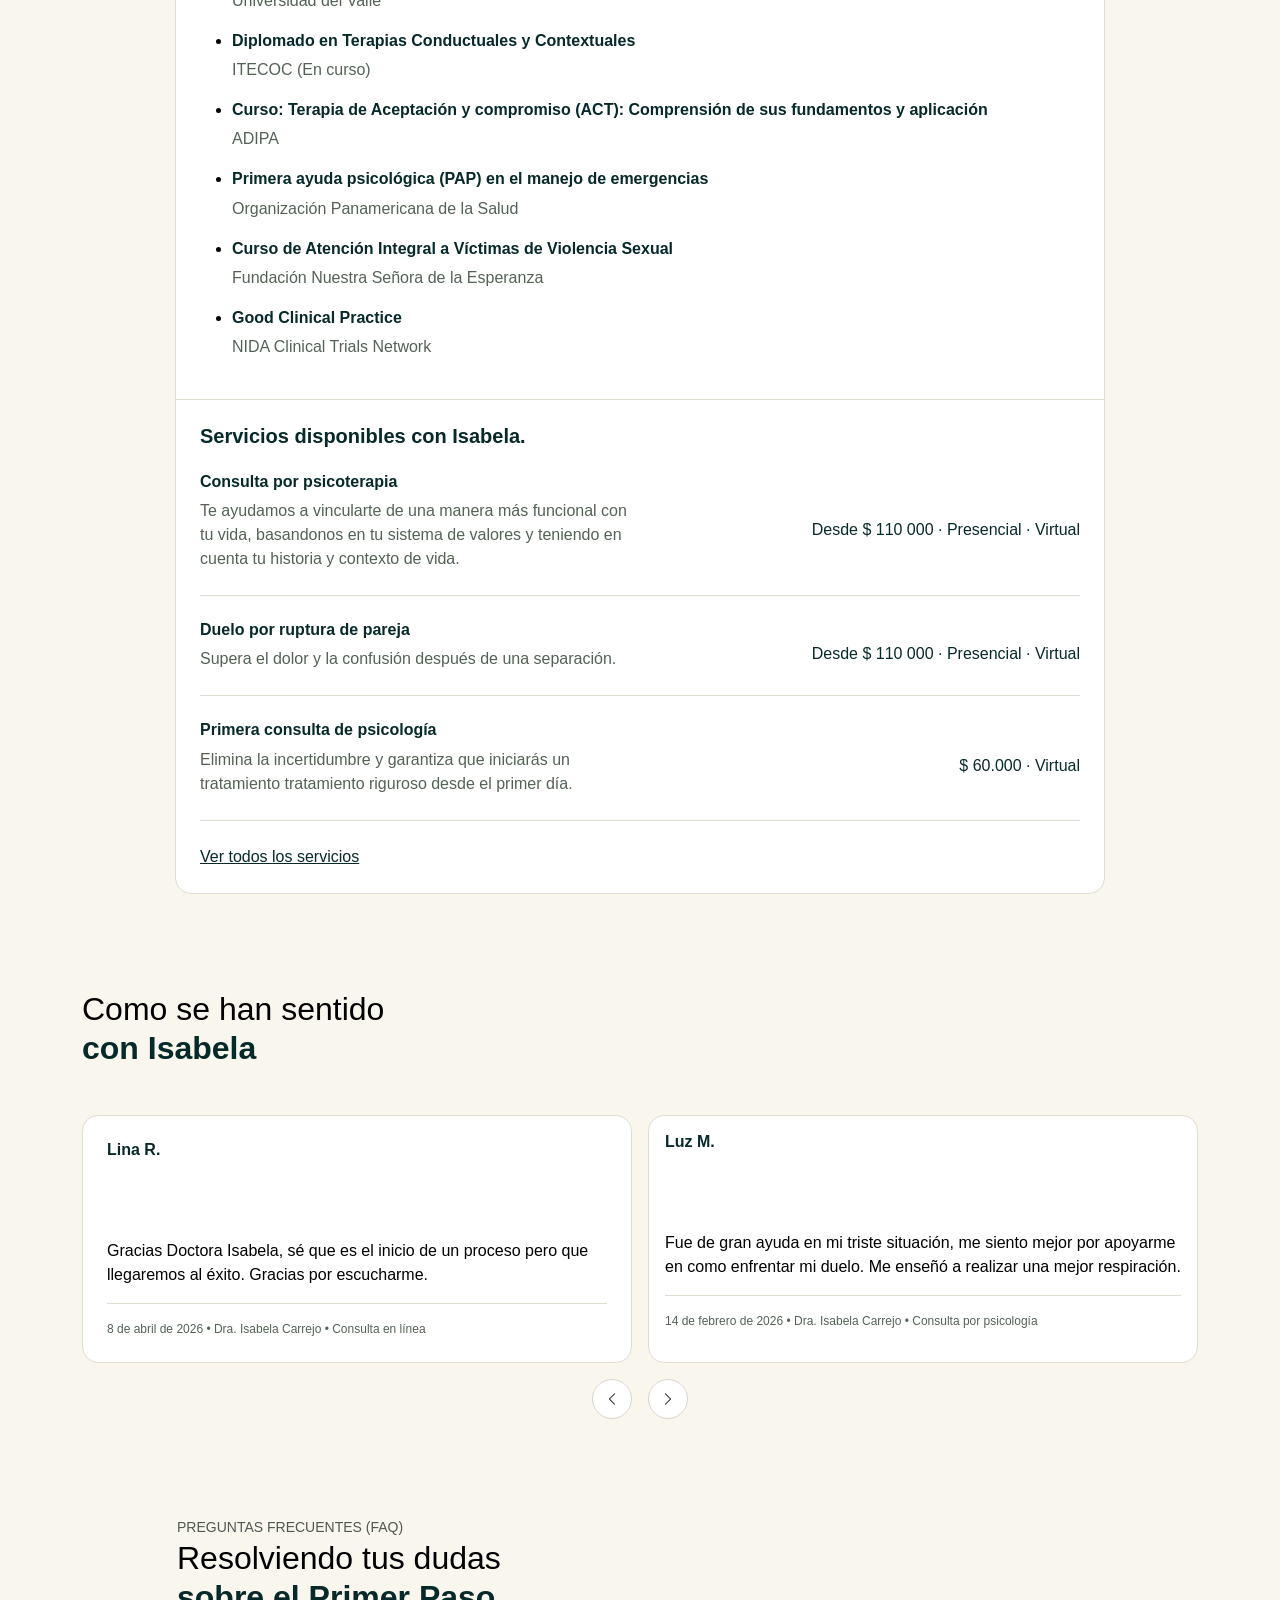
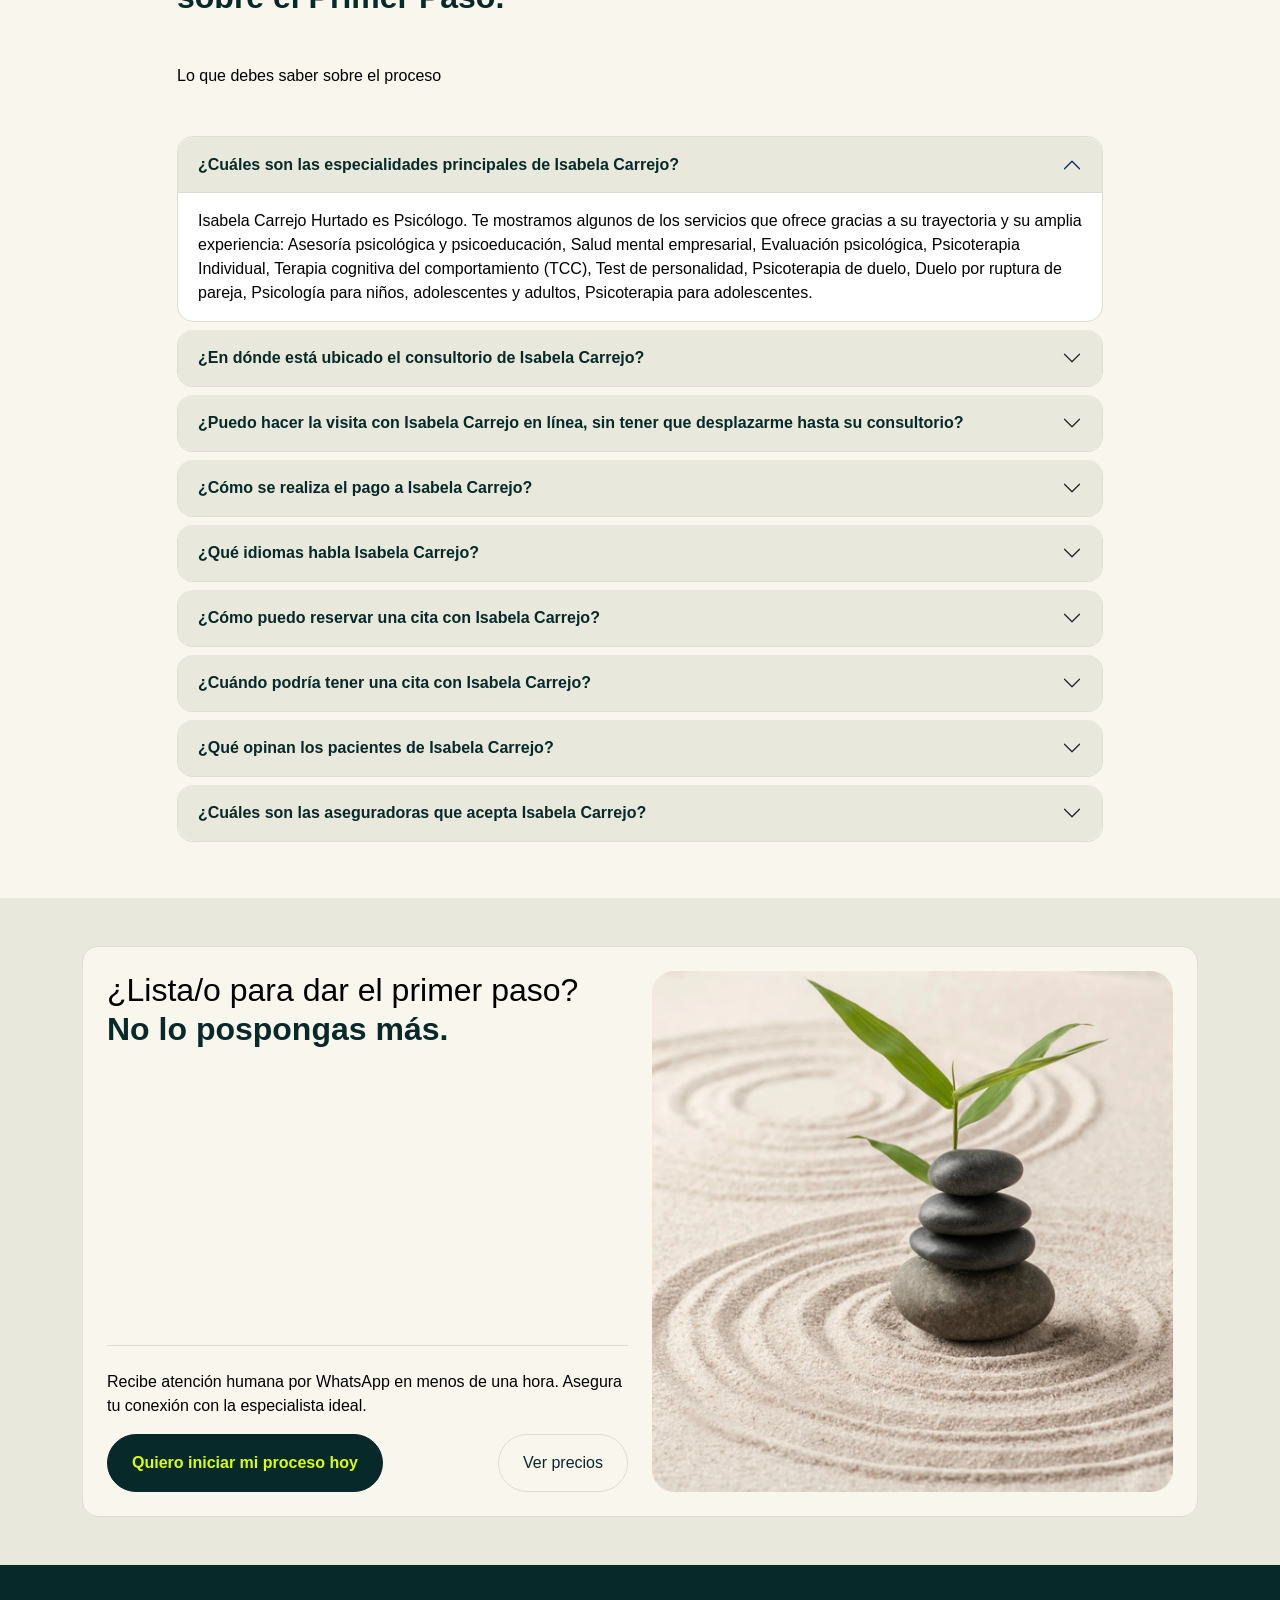
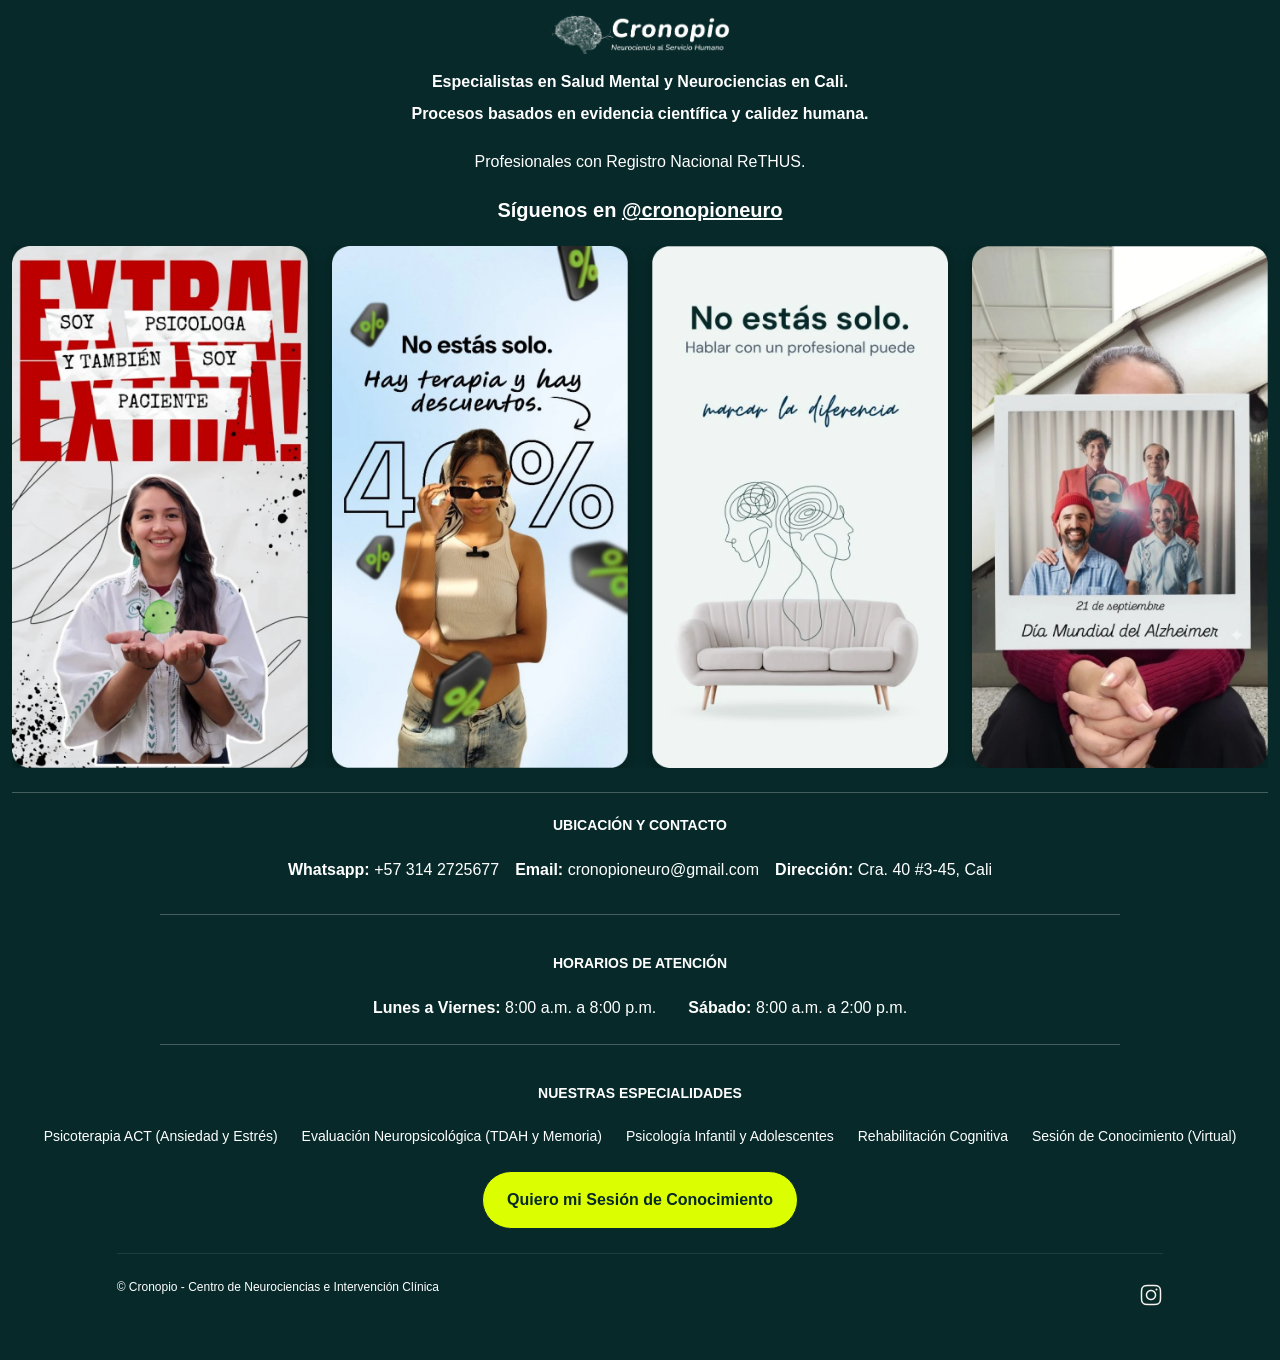
<file: isabela-carrejo.html>
<!DOCTYPE html>
<html lang="es">

<head>
    <meta charset="UTF-8">
    <meta name="viewport" content="width=device-width, initial-scale=1.0">
    <title>Psicóloga Isabela Carrejo | Terapia Clínica en Cali | Cronopio Neuro</title>
    <!-- Meta tags para SEO y compartir en redes -->
    <meta name="description"
        content="Conoce a la psicóloga Isabela Carrejo en Cali: terapia clínica, evaluación e intervención emocional para adolescentes y adultos.">
    <meta name="keywords"
        content="Isabela Carrejo, psicóloga clínica, terapia emocional, evaluación psicológica, adolescencia, adultos, Cali">
    <meta name="author" content="Cronopio Neuro">

    <!-- Open Graph (para WhatsApp, Facebook, etc.) -->
    <meta property="og:type" content="website">
    <meta property="og:url" content="https://cronopioneuro.com/isabela-carrejo.html">
    <meta property="og:title" content="Psicóloga Isabela Carrejo | Terapia Clínica en Cali | Cronopio Neuro">
    <meta property="og:description"
        content="Psicóloga clínica en Cali especializada en evaluación e intervención emocional, conductual y terapias para adolescentes y adultos.">
    <meta property="og:image" content="assets/img/08.profesionales/Isabela-Carrejo.webp">
    <meta property="og:image:width" content="1200">
    <meta property="og:image:height" content="630">
    <link rel="icon" type="image/webp" href="assets/img/cronopio-neuro-logo.webp">
    <link href="https://cdn.jsdelivr.net/npm/bootstrap@5.3.2/dist/css/bootstrap.min.css" rel="stylesheet">
    <link href="https://unpkg.com/aos@2.3.1/dist/aos.css" rel="stylesheet">
    <link rel="stylesheet" href="./assets/estilos/style.css">

    <!-- Código Schema para Servicio) -->
    <script type="application/ld+json">
{
  "@context": "https://schema.org",
  "@graph": [
    {
      "@type": "Person",
      "@id": "https://cronopioneuro.com/profesionales/isabela-carrejo#professional",
      "name": "Isabela Carrejo",
      "jobTitle": "Psicóloga Clínica",
      "image": "https://cronopioneuro.com/assets/img/08.profesionales/Isabela-Carrejo.webp",
      "description": "Psicóloga clínica titulada de la Universidad del Valle, con formación y experiencia en evaluación e intervención de problemáticas emocionales y conductuales en niños, adolescentes y adultos. Especialista en Terapia de Aceptación y Compromiso (ACT) con perspectiva conductual, contextual e inclusiva.",
      "url": "https://cronopioneuro.com/isabela-carrejo",
      "worksFor": {
        "@type": "MedicalBusiness",
        "name": "Cronopio - Centro de Neurociencias e Intervención Clínica",
        "url": "https://cronopioneuro.com/",
        "logo": "https://cronopioneuro.com/assets/img/logo.png",
        "address": {
          "@type": "PostalAddress",
          "streetAddress": "Cra. 40 #3-45, Cali",
          "addressLocality": "Cali",
          "addressRegion": "Valle del Cauca",
          "addressCountry": "CO"
        }
      },
      "alumniOf": [
        {
          "@type": "EducationalOrganization",
          "name": "Universidad del Valle"
        }
      ],
      "knowsAbout": [
        "Psicología clínica para niños y adolescentes",
        "Terapia de Aceptación y Compromiso (ACT)",
        "Regulación emocional y conductual",
        "Evaluación e intervención en dificultades escolares",
        "Adicciones y conductas problemáticas",
        "Perspectiva de género y diversidad"
      ],
      "aggregateRating": {
        "@type": "AggregateRating",
        "ratingValue": "5.0",
        "reviewCount": "6",
        "bestRating": "5",
        "worstRating": "1"
      },
      "review": [
        {
          "@type": "Review",
          "author": {
            "@type": "Person",
            "name": "Lina R."
          },
          "datePublished": "2026-04-8",
          "reviewBody": "Gracias Doctora Isabela, sé que es el inicio de un proceso pero que llegaremos al éxito. Gracias por escucharme.",
          "reviewRating": {
            "@type": "Rating",
            "ratingValue": "5"
          }
        },
        {
          "@type": "Review",
          "author": {
            "@type": "Person",
            "name": "Luz M."
          },
          "datePublished": "2026-02-14",
          "reviewBody": "Fue de gran ayuda en mi triste situación, me siento mejor por apoyarme en como enfrentar mi duelo. Me enseñó a realizar una mejor respiración.",
          "reviewRating": {
            "@type": "Rating",
            "ratingValue": "5"
          }
        }
      ]
    },
    {
      "@type": "MedicalWebPage",
      "@id": "https://cronopioneuro.com/profesionales/isabela-carrejo",
      "url": "https://cronopioneuro.com/profesionales/isabela-carrejo",
      "name": "Perfil Profesional de la Psicóloga Isabela Carrejo | Cronopio",
      "description": "Agenda tu consulta con Isabela Carrejo, Psicóloga Clínica experta en Terapia de Aceptación y Compromiso (ACT) para niños, adolescentes y adultos en Cali y modalidad virtual.",
      "mainEntity": {
        "@id": "https://cronopioneuro.com/profesionales/isabela-carrejo#professional"
      },
      "hasPart": [
        {
          "@type": "MedicalProcedure",
          "name": "Primera consulta de psicología",
          "description": "Elimina la incertidumbre y garantiza que iniciarás el tratamiento correcto desde el primer día.",
          "offers": {
            "@type": "Offer",
            "price": "60000",
            "priceCurrency": "COP",
            "availableDeliveryMethod": "https://schema.org/DeliveryMethod"
          }
        },
        {
          "@type": "MedicalProcedure",
          "name": "Consulta por psicoterapia",
          "description": "Logra cambiar los patrones de pensamiento destructivos que te limitan y obtén herramientas concretas para manejar tus emociones, evitando que la ansiedad, la depresión o el estrés te controlen.",
          "offers": {
            "@type": "Offer",
            "price": "110000",
            "priceCurrency": "COP",
            "availableDeliveryMethod": "https://schema.org/OnSitePickup"
          }
        },
        {
          "@type": "MedicalProcedure",
          "name": "Duelo por ruptura de pareja",
          "description": "Supera el dolor y la confusión después de una separación con apoyo profesional y basado en evidencia.",
          "offers": {
            "@type": "Offer",
            "price": "110000",
            "priceCurrency": "COP",
            "availableDeliveryMethod": "https://schema.org/OnSitePickup"
          }
        }
      ]
    }
  ]
}
</script>
</head>

<body>
    <!-- Topbar Promocional -->
    <div class="top-bar text-white py-2">
        <div class="container d-flex justify-content-between align-items-center small">
            <span class="d-none d-md-inline">Cronopio · Centro de Neurociencias e Intervención Clínica</span>
            <span class="mx-auto mx-md-0 d-block d-md-none text-center">Sesión de Conocimiento con tarifa
                preferencial <br><strong class="text-lime">$60.000 COP</strong></span>
            <span class="mx-auto mx-md-0 d-none d-md-block">Sesión de Conocimiento con tarifa preferencial ·
                <strong class="text-lime">$60.000 COP</strong></span>
        </div>
    </div>
    <!-- Header / Navbar -->
    <nav class="navbar navbar-expand-xl sticky-top">
        <div class="container">
            <a class="navbar-brand" href="index.html">
                <img src="assets/img/01.hero_image/logo_primary.webp" alt="Cronopio Logo" height="45">
            </a>
            <button class="navbar-toggler" type="button" data-bs-toggle="collapse" data-bs-target="#mainNav">
                <span class="navbar-toggler-icon"></span>
            </button>
            <div class="collapse navbar-collapse" id="mainNav">
                <ul class="navbar-nav mx-auto mb-2 mb-lg-0">
                    <li class="nav-item px-3 py-2 px-lg-0 py-lg-0"><a class="nav-link" href="index.html">Home</a></li>
                    <li class="nav-item dropdown px-3 py-2 px-lg-0 py-lg-0">
                        <a class="nav-link dropdown-toggle" href="servicios.html" role="button"
                            data-bs-toggle="dropdown" aria-expanded="false">
                            Servicios
                        </a>
                        <ul class="dropdown-menu background-neutro-050 p-xl-3 rounded-4">
                            <li>
                                <a class="dropdown-item d-flex align-items-start p-xl-3 mb-3 mb-xl-0"
                                    href="cognitivo-conductual.html">
                                    <span class="number me-3 opacity-50 flex-shrink-0">01</span>
                                    <div>
                                        <h4 class="color-text-brand fs-6 mb-1">Psicología ACT / Cognitivo-Conductual
                                        </h4>
                                        <p class="d-none d-lg-block small text-secondary mb-0">Terapia te aceptación y
                                            compromiso para ansiedad, <br> depresión, dependen... </p>
                                    </div>
                                </a>
                            </li>
                            <li>
                                <a class="dropdown-item d-flex align-items-start p-xl-3 mb-3 mb-xl-0"
                                    href="psicologia-infantil.html">
                                    <span class="number me-3 opacity-50 flex-shrink-0">02</span>
                                    <div>
                                        <h4 class="color-text-brand fs-6 mb-1">Psicología Infantil</h4>
                                        <p class="d-none d-lg-block small text-secondary mb-0">Acompañamiento
                                            especializado para niños y familias.</p>
                                    </div>
                                </a>
                            </li>
                            <li>
                                <a class="dropdown-item d-flex align-items-start p-xl-3 mb-3 mb-xl-0"
                                    href="neuropsicologia.html">
                                    <span class="number me-3 opacity-50 flex-shrink-0">03</span>
                                    <div>
                                        <h4 class="color-text-brand fs-6 mb-1">Neuropsicologia</h4>
                                        <p class="d-none d-lg-block small text-secondary mb-0">Diagnostico riguroso de
                                            TDAH, TEA, Demencias, <br> Epilepsia y secuelas cog...
                                    </div>
                                </a>
                            </li>
                            <li>
                                <a class="dropdown-item d-flex align-items-start p-xl-3 mb-3 mb-xl-0"
                                    href="rehabilitacion-cognitiva.html">
                                    <span class="number me-3 opacity-50 flex-shrink-0">04</span>
                                    <div>
                                        <h4 class="color-text-brand fs-6 mb-1">Rehabilitación Cognitiva</h4>
                                        <p class="d-none d-lg-block small text-secondary mb-0">Entrenamiento de
                                            atención, memoria, lenguaje <br> y funciones ejecutivas co... </p>
                                    </div>
                                </a>
                            </li>
                            <li>
                                <a class="dropdown-item d-flex align-items-start p-xl-3 mb-3 mb-xl-0"
                                    href="sesion-conocimiento.html">
                                    <span class="number me-3 opacity-50 flex-shrink-0">05</span>
                                    <div>
                                        <h4 class="color-text-brand fs-6 mb-1">Sesión de conocimiento</h4>
                                        <p class="d-none d-lg-block small text-secondary mb-0">Primer contacto para
                                            orientar tu proceso.
                                        </p>
                                    </div>
                                </a>
                            </li>
                            <div class="divider mb-4"></div>
                            <li class="dropdown-item-wrapper px-lg-3 mb-md-0 mb-lg-3 mb-xl-2">
                                <a href="servicios.html" class="btn-link p-0 border-0 text-decoration-none">Ver todos
                                    los
                                    servicios</a>
                            </li>
                        </ul>
                    </li>
                    <li class="nav-item px-3 py-2 px-lg-0 py-lg-0"><a class="nav-link" href="quienes-somos.html">Quienes
                            somos</a></li>
                    <li class="nav-item dropdown px-3 py-2 px-lg-0 py-lg-0">
                        <a class="nav-link dropdown-toggle active" href="profesionales.html" role="button"
                            data-bs-toggle="dropdown" aria-expanded="false">
                            Profesionales
                        </a>
                        <ul class="dropdown-menu background-neutro-050 p-xl-3 rounded-4">
                            <li>
                                <a class="dropdown-item d-flex align-items-start p-xl-3 mb-3 mb-xl-0"
                                    href="tania-jaramillo.html">
                                    <span class="number me-3 opacity-50 flex-shrink-0">01</span>
                                    <div>
                                        <h4 class="color-text-brand fs-6 mb-1">Tania Jaramillo
                                        </h4>
                                        <p class="d-none d-lg-block small text-secondary mb-0">Experta en evaluación
                                            neuropsicológica <br> en niños, adolescentes, adultos y adultos mayores.
                                        </p>
                                    </div>
                                </a>
                            </li>
                            <li>
                                <a class="dropdown-item d-flex align-items-start p-xl-3 mb-3 mb-xl-0"
                                    href="natalia-zapata.html">
                                    <span class="number me-3 opacity-50 flex-shrink-0">02</span>
                                    <div>
                                        <h4 class="color-text-brand fs-6 mb-1">Natalia Zapata</h4>
                                        <p class="d-none d-lg-block small text-secondary mb-0">Psicologa con énfasis en
                                            psicología clínica <br> y Terapia de Aceptación y Compromiso (ACT)
                                        </p>
                                    </div>
                                </a>
                            </li>
                            <li>
                                <a class="dropdown-item d-flex align-items-start p-xl-3 mb-3 mb-xl-0"
                                    href="isabela-carrejo.html">
                                    <span class="number me-3 opacity-50 flex-shrink-0">03</span>
                                    <div>
                                        <h4 class="color-text-brand fs-6 mb-1">Isabela Carrejo</h4>
                                        <p class="d-none d-lg-block small text-secondary mb-0">Psicóloga experta en la
                                            evaluación e intervención <br> de problemáticas en adolescentes
                                            y adultos.</p>
                                    </div>
                                </a>
                            </li>
                            <li>
                                <a class="dropdown-item d-flex align-items-start p-xl-3 mb-3 mb-xl-0"
                                    href="alejandra-abad.html">
                                    <span class="number me-3 opacity-50 flex-shrink-0">04</span>
                                    <div>
                                        <h4 class="color-text-brand fs-6 mb-1">Alejandra Abad</h4>
                                        <p class="d-none d-lg-block small text-secondary mb-0">Experta en evaluación
                                            cognitiva y terapia <br> de adultos con enfoque ACT.
                                        </p>
                                    </div>
                                </a>
                            </li>
                            <div class="divider mb-4"></div>
                            <li class="dropdown-item-wrapper px-lg-3 mb-md-0 mb-lg-3 mb-xl-2">
                                <a href="profesionales.html" class="btn-link p-0 border-0 text-decoration-none">Ver
                                    todas los
                                    profesionales</a>
                            </li>
                        </ul>
                    </li>
                    <li class="nav-item px-3 py-2 px-lg-0 py-lg-0"><a class="nav-link" href="precios.html">Precios</a>
                    </li>
                    <li class="nav-item px-3 py-2 px-lg-0 py-lg-0"><a class="nav-link" href="contacto.html">Contacto</a>
                    </li>
                </ul>
                <div class="d-flex p-3 p-lg-0">
                    <a class="zl-facility-url btn btn-primary"
                        href="https://www.doctoralia.co/isabela-carrejo-hurtado/psicologo/cali#profile-pricing"
                        target="_blank" rel="nofollow"
                        data-zlw-facility="cronopio-centro-de-neurociencias-e-intervencion-clinica"
                        data-zlw-type="facility-button-with-saas-only" data-zlw-saas-only="true"
                        data-zlw-a11y-title="Widget de reserva de citas médicas">Agendar con Isabela</a>
                </div>
            </div>
        </div>
    </nav>
    <!-- Información del perfil -->
    <div class="seccion-perfil py-5">
        <div class="container">
            <div class="col-12 col-xl-10 offset-xl-1 d-flex flex-column gap-3">
                <!-- 1. Foto + datos clave -->
                <div class="card h-100 background-neutro-050">
                    <div class="d-flex flex-column flex-lg-row align-items-lg-center gap-3 gap-lg-4 mt-0 p-4">
                        <div class="imagen-profesional">
                            <img src="assets/img/08.profesionales/Isabela-Carrejo.webp" alt="Isabela Carrejo">
                        </div>
                        <div class="card-body p-0">
                            <div class="d-flex flex-column flex-md-row justify-content-md-between">
                                <div class="d-flex flex-column align-items-start mb-3 mb-md-0">
                                    <h1 class="nombre-profesional mb-1">Isabela Carrejo</h1>
                                    <p class="especialidad-profesional color-text-secondary mb-1">Psicóloga Clínica ACT
                                        en Cali </p>
                                </div>
                                <div class="d-flex align-items-center">
                                    <a class="zl-facility-url btn btn-primary"
                                        href="https://www.doctoralia.co/isabela-carrejo-hurtado/psicologo/cali#profile-pricing"
                                        target="_blank" rel="nofollow"
                                        data-zlw-facility="cronopio-centro-de-neurociencias-e-intervencion-clinica"
                                        data-zlw-type="facility-button-with-saas-only" data-zlw-saas-only="true"
                                        data-zlw-a11y-title="Widget de reserva de citas médicas">Agendar con Isabela</a>
                                </div>
                            </div>
                            <div class="row g-2 mt-4">
                                <div class="col-12 col-md-4">
                                    <div class="card p-3 h-100">
                                        <span class="small color-text-light text-uppercase">Calificación</span>
                                        <div
                                            class="body-card mt-3 d-flex align-items-center justify-content-between gap-1 flex-wrap">
                                            <span class="fw-bold estrellas me-1 color-text-brand">★ 5.0</span>
                                            <button type="button" class="btn btn-link fw-normal p-0 border-0"
                                                data-bs-toggle="modal" data-bs-target="#modalTestimoniosIsabela">
                                                6 opiniones
                                            </button>
                                        </div>
                                    </div>
                                </div>
                                <div class="col-12 col-md-4">
                                    <div class="card p-3 h-100 perfil-stat">
                                        <span class="small color-text-light text-uppercase">Experiencia</span>
                                        <span class="d-block fw-bold stat-valor color-text-brand mt-3">+50
                                            consultas</span>
                                    </div>
                                </div>
                                <div class="col-12 col-md-4">
                                    <div class="card p-3 h-100 perfil-stat">
                                        <span class="small color-text-light text-uppercase">Modalidad</span>
                                        <span
                                            class="d-block d-lg-none fw-bold stat-valor color-text-brand mt-3">Presencial
                                            · Virtual</span>
                                        <span
                                            class="d-none d-lg-block fw-bold stat-valor color-text-brand mt-3">Presencial
                                            Cali · Virtual</span>
                                    </div>
                                </div>
                            </div>
                        </div>
                    </div>
                    <div class="divider"></div>
                    <!-- 2. Sobre mí -->
                    <div class="seccion-perfil p-4">
                        <h2 class="seccion-label fs-5 fw-bold color-text-brand">Sobre mí</h2>
                        <p class="color-text mt-5">Soy Isabela Carrejo, psicóloga clínica titulada de la Universidad del
                            Valle, con formación y experiencia en evaluación e intervención de problemáticas emocionales
                            y conductuales en niños, adolescentes y adultos.</p>
                        <p class="color-text">Mi práctica se fundamenta en la psicología basada en evidencia, con una
                            perspectiva conductual, contextual e inclusiva. Creo profundamente en una ciencia adaptada a
                            la persona —no al revés—, sensible a las variables individuales y a los contextos sociales
                            que atraviesan la vida de cada quien.
                        </p>
                        <p class="color-text">Mi propósito es acompañarte en el camino hacia una vida plena y con
                            sentido. Porque el bienestar no es la ausencia de dificultades: es la capacidad de avanzar a
                            pesar de ellas.
                        </p>
                        <button type="button" class="btn btn-link p-0 border-0" data-bs-toggle="modal"
                            data-bs-target="#modalExperiencia">
                            Ver más
                        </button>
                    </div>
                    <div class="divider"></div>
                    <!-- 2. ¿Qué esperar en la primera sesión? -->
                    <div class="seccion-perfil p-4">
                        <h2 class="seccion-label fw-bold fs-5 color-text-brand">¿Qué esperar en la primera sesión?</h2>
                        <p class="color-text mt-4">La primera sesión es un espacio seguro y cálido para compartir
                            aquello que te trae a consulta. Me enfocaré en comprender tus necesidades, tu historial, y 
                            todos los aspectos relacionados con tu historia 
                            para identificar de esta manera tu motivo de consulta
                            respecto al proceso terapéutico. Es un momento para resolver tus
                            dudas y representa el punto de partida de un camino significativo.</p>
                    </div>
                    <div class="divider"></div>
                    <!-- 3. Estilo de consulta -->
                    <div class="seccion-perfil p-4">
                        <h2 class="seccion-label fw-bold fs-5 color-text-brand">Estilo de consulta</h2>
                        <p class="color-text mt-4"> Juntos exploraremos cómo tus experiencias han moldeado tus
                            emociones y relaciones actuales, identificando aquellos factores que influyen en
                            tu presente y que pueden estar generando incomodidad.</p>
                    </div>
                    <div class="divider"></div>
                    <!-- 4. Especialidad -->
                    <div class="seccion-perfil p-4">
                        <h2 class="seccion-label fw-bold fs-5 color-text-brand mb-4">Áreas de atención</h2>
                        <ul>
                            <li class="background-neutro-050 border-0 color-text mb-2 p-0">
                                Ansiedad</li>
                            <li class="background-neutro-050 border-0 color-text mb-2 p-0">
                                Depresión</li>
                            <li class="background-neutro-050 border-0 color-text mb-2 p-0">
                                Baja autoestima</li>
                            <li class="background-neutro-050 border-0 color-text mb-2 p-0">
                                Adicciones</li>
                            <li class="background-neutro-050 border-0 color-text p-0">
                                Alteraciones del estado de ánimo</li>
                        </ul>
                        <button type="button" class="btn btn-link p-0 border-0" data-bs-toggle="modal"
                            data-bs-target="#modalEspecialidades">
                            Ver más
                        </button>
                    </div>
                    <div class="divider"></div>
                    <!-- 5. Formación -->
                    <div class="seccion-perfil p-4">
                        <h2 class="seccion-label fw-bold fs-5 color-text-brand mb-4">Certificaciones y títulos</h2>
                        <ul>
                            <li class="mb-3">
                                <h3 class="fs-6 color-text-brand fw-bold">Pregrado en Psicología</h3>
                                <span class="color-text">Universidad del Valle</span>
                            </li>
                            <li class="mb-3">
                                <h3 class="fs-6 color-text-brand fw-bold">Diplomado en Terapias Conductuales y
                                    Contextuales</h3>
                                <span class="color-text">ITECOC (En curso)</span>
                            </li>
                            <li class="mb-3">
                                <h3 class="fs-6 color-text-brand fw-bold">Curso: Terapia de Aceptación y compromiso
                                    (ACT): Comprensión de sus fundamentos y aplicación</h3>
                                <span class="color-text">ADIPA</span>
                            </li>
                            <li class="mb-3">
                                <h3 class="fs-6 color-text-brand fw-bold">Primera ayuda psicológica (PAP) en el manejo
                                    de emergencias</h3>
                                <span class="color-text">Organización Panamericana de la Salud</span>
                            </li>
                            <li class="mb-3">
                                <h3 class="fs-6 color-text-brand fw-bold">Curso de Atención Integral a Víctimas de
                                    Violencia Sexual</h3>
                                <span class="color-text">Fundación Nuestra Señora de la Esperanza</span>
                            </li>
                            <li class="mb-3">
                                <h3 class="fs-6 color-text-brand fw-bold">Good Clinical Practice</h3>
                                <span class="color-text">NIDA Clinical Trials Network</span>
                            </li>
                        </ul>
                    </div>
                    <div class="divider"></div>
                    <!-- 6. Tabla procesos -->
                    <div class="seccion-perfil p-4">
                        <h2 class="seccion-label fw-bold fs-5 color-text-brand">Servicios disponibles con Isabela.
                        </h2>
                        <!-- Item 1 -->
                        <div class="my-4 row g-3 align-items-center m-0">
                            <!-- Ocupa 12 cols en móvil y 6 cols (la mitad) en md en adelante -->
                            <div class="col-12 col-md-6 mt-0 p-0">
                                <h3 class="fs-6 color-text-brand fw-bold">Consulta por psicoterapia</h3>
                                <p class="color-text mb-0">Te ayudamos a vincularte de una manera más funcional con 
                                    tu vida, basandonos en tu sistema de valores y teniendo en cuenta tu historia y contexto de vida.  </p>
                            </div>
                            <!-- Ocupa 12 cols en móvil y 6 cols (la mitad) con alineación a la derecha en md -->
                            <div class="col-12 col-md-6 p-0 text-md-end">
                                <span class="proceso-precio color-text-brand d-inline-block">Desde $ 110 000 ·
                                    Presencial · Virtual
                                </span>
                            </div>
                        </div>
                        <div class="divider"></div>
                        <!-- Item 2 -->
                        <div class="my-4 row g-3 align-items-center m-0">
                            <!-- Ocupa 12 cols en móvil y 6 cols (la mitad) en md en adelante -->
                            <div class="col-12 col-md-6 mt-0 p-0">
                                <h3 class="fs-6 color-text-brand fw-bold">Duelo por ruptura de pareja</h3>
                                <p class="color-text mb-0">Supera el dolor y la confusión después de una separación.
                                </p>
                            </div>
                            <!-- Ocupa 12 cols en móvil y 6 cols (la mitad) con alineación a la derecha en md -->
                            <div class="col-12 col-md-6 p-0 text-md-end">
                                <span class="proceso-precio color-text-brand d-inline-block">Desde $ 110 000 ·
                                    Presencial · Virtual
                                </span>
                            </div>
                        </div>
                        <div class="divider"></div>
                        <!-- Item 3 -->
                        <div class="my-4 row g-3 align-items-center m-0">
                            <!-- Ocupa 12 cols en móvil y 6 cols (la mitad) en md en adelante -->
                            <div class="col-12 col-md-6 mt-0 p-0">
                                <h3 class="fs-6 color-text-brand fw-bold">Primera consulta de psicología</h3>
                                <p class="color-text mb-0">Elimina la incertidumbre y garantiza que iniciarás un
                                    tratamiento tratamiento riguroso desde el primer día.</p>
                            </div>
                            <!-- Ocupa 12 cols en móvil y 6 cols (la mitad) con alineación a la derecha en md -->
                            <div class="col-12 col-md-6 p-0 text-md-end">
                                <span class="proceso-precio color-text-brand d-inline-block">$ 60.000 ·
                                    Virtual
                                </span>
                            </div>
                        </div>
                        <div class="divider mb-4"></div>
                        <div>
                            <button type="button" class="btn btn-link fw-normal p-0 border-0" data-bs-toggle="modal"
                                data-bs-target="#modalServicios">
                                Ver todos los servicios
                            </button>
                        </div>
                    </div>
                </div>
            </div>
        </div>
    </div>
    <!-- Modal Experiencia -->
    <div class="modal fade" id="modalExperiencia" data-bs-backdrop="static" data-bs-keyboard="false" tabindex="-1"
        aria-labelledby="modalExperienciaLabel" aria-hidden="true">
        <div class="modal-dialog modal-dialog-centered modal-dialog-scrollable">
            <div class="modal-content">
                <div class="modal-header">
                    <h1 class="modal-title fs-5" id="modalExperienciaLabel">Experiencia Isabela Carrejo</h1>
                    <button type="button" class="btn-close" data-bs-dismiss="modal" aria-label="Close"></button>
                </div>
                <div class="modal-body">
                    <div class="col-12">
                        <div class="card p-3 h-100 background-neutro-100">
                            <div class="d-flex flex-column flex-md-row gap-3 align-items-start align-items-md-center">
                                <img src="assets/img/03.equipo/isabela-carrejo.webp" alt="Natalia Zapata"
                                    style="width:100px;height:110px;border-radius:0.75rem;object-fit:cover;flex-shrink:0;">
                                <div>
                                    <p class="nombre-profesional mb-1">Isabela Carrejo</p>
                                    <p class="especialidad-profesional color-text-secondary mb-1">Psicóloga Clínica ACT
                                        en Cali</p>
                                    <span class="estrellas me-1 color-text-brand">★★★★★ 6 opiniones</span>
                                </div>
                            </div>
                        </div>
                    </div>
                    <div class="listado-experiencia my-4">
                        <h3 class="fs-6 mb-4 fw-bold color-text-brand">Experiencia profesional</h3>
                        <ul>
                            <li class="border-0 color-text mb-3 p-0">
                                <h4 class="fs-6 fw-bold color-text-brand mb-0">Psicóloga</h4>
                                <p class="color-text mb-0">Cronopio Centro de Neurociencias e Intervención Clínica</p>
                                <span class="small color-text mb-0">2025 - Actualidad</span>
                            </li>
                            <li class="border-0 color-text mb-3 p-0">
                                <h4 class="fs-6 fw-bold color-text-brand mb-0">Terapeuta ABA</h4>
                                <p class="color-text mb-0">Clínica ANI, Atención Neurológica Integral</p>
                                <span class="small color-text mb-0">2025</span>
                            </li>
                            <li class="border-0 color-text mb-3 p-0">
                                <h4 class="fs-6 fw-bold color-text-brand mb-0">Practicante Profesional de
                                    Neuropsicología</h4>
                                <p class="color-text mb-0">Clínica Neurólogos de Occidente</p>
                                <span class="small color-text mb-0">2024</span>
                            </li>
                        </ul>
                    </div>
                    <div class="divider mb-4"></div>
                    <div class="listado-idioma my-4">
                        <h3 class="fs-6 mb-4 fw-bold color-text-brand">Idiomas</h3>
                        <ul>
                            <li class="border-0 color-text mb-3 p-0">
                                Español</li>
                        </ul>
                    </div>
                </div>
                <div class="modal-footer">
                    <button type="button" class="btn btn-secondary" data-bs-dismiss="modal">Cerrar</button>
                </div>
            </div>
        </div>
    </div>
    <!-- Modal Especialidades -->
    <div class="modal fade" id="modalEspecialidades" data-bs-backdrop="static" data-bs-keyboard="false" tabindex="-1"
        aria-labelledby="modalExperienciaLabel" aria-hidden="true">
        <div class="modal-dialog modal-dialog-centered modal-dialog-scrollable">
            <div class="modal-content">
                <div class="modal-header">
                    <h1 class="modal-title fs-5" id="modalExperienciaLabel">Áreas de atención</h1>
                    <button type="button" class="btn-close" data-bs-dismiss="modal" aria-label="Close"></button>
                </div>
                <div class="modal-body">
                    <div class="listado-especialidades">
                        <ul>
                            <li class="border-0 color-text mb-3 p-0">Ansiedad</li>
                            <li class="border-0 color-text mb-3 p-0">Depresión</li>
                            <li class="border-0 color-text mb-3 p-0">Baja autoestima</li>
                            <li class="border-0 color-text mb-3 p-0">Adicciones</li>
                            <li class="border-0 color-text mb-3 p-0">Alteraciones del estado de ánimo</li>
                            <li class="border-0 color-text mb-3 p-0">Celopatía</li>
                            <li class="border-0 color-text mb-3 p-0">Dependencia emocional</li>
                            <li class="border-0 color-text mb-3 p-0">Estrés</li>
                            <li class="border-0 color-text mb-3 p-0">Fobia específica o simple</li>
                        </ul>
                    </div>
                </div>
                <div class="modal-footer">
                    <button type="button" class="btn btn-secondary" data-bs-dismiss="modal">Cerrar</button>
                </div>
            </div>
        </div>
    </div>
    <!-- Modal Servicios -->
    <div class="modal fade" id="modalServicios" data-bs-backdrop="static" data-bs-keyboard="false" tabindex="-1"
        aria-labelledby="modalServiciosLabel" aria-hidden="true">
        <div class="modal-dialog modal-dialog-centered modal-dialog-scrollable">
            <div class="modal-content">
                <div class="modal-header">
                    <h1 class="modal-title fs-5" id="modalServiciosLabel">Servicios y precios</h1>
                    <button type="button" class="btn-close" data-bs-dismiss="modal" aria-label="Close"></button>
                </div>
                <div class="modal-body">
                    <!-- Item 1 -->
                    <div>
                        <!-- Ocupa 12 cols en móvil y 6 cols (la mitad) en md en adelante -->
                        <div class="accordion-title col-12 mt-0 p-0">
                            <h3 class="fs-6 color-text-brand fw-bold">Consulta por psicoterapia</h3>
                            <p class="color-text mb-3">Logra cambiar los patrones de pensamiento destructivos que te
                                limitan y obtén herramientas concretas para manejar tus emociones, evitando que la
                                ansiedad, la depresión o el estrés te controlen. </p>
                        </div>
                        <!-- Ocupa 12 cols en móvil y 6 cols (la mitad) con alineación a la derecha en md -->
                        <div class="col-12 mb-4 p-0">
                            <span class="proceso-precio color-text-brand d-inline-block">Desde $ 110 000 · Presencial ·
                                Virtual</span>
                        </div>
                    </div>
                    <div class="divider mb-4"></div>
                    <!-- Item 2 -->
                    <div>
                        <div class="accordion-title col-12 mt-0 p-0">
                            <h3 class="fs-6 color-text-brand fw-bold">Duelo por ruptura de pareja</h3>
                            <p class="color-text mb-3">Supera el dolor y la confusión después de una separación.</p>
                        </div>
                        <div class="col-12 mb-4 p-0">
                            <span class="proceso-precio color-text-brand d-inline-block">Desde $ 110 000 · Presencial ·
                                Virtual</span>
                        </div>
                    </div>
                    <div class="divider mb-4"></div>
                    <!-- Item 3 -->
                    <div>
                        <div class="accordion-title col-12 mt-0 p-0">
                            <h3 class="fs-6 color-text-brand fw-bold">Primera consulta de psicología</h3>
                            <p class="color-text mb-3">Elimina la incertidumbre y garantiza que iniciarás el tratamiento
                                correcto desde el primer día.</p>
                        </div>
                        <div class="col-12 mb-4 p-0">
                            <span class="proceso-precio color-text-brand d-inline-block">$ 60.000 ·
                                Virtual</span>
                        </div>
                    </div>
                    <div class="divider mb-4"></div>
                    <!-- Item 4 -->
                    <div>
                        <div class="accordion-title col-12 mt-0 p-0">
                            <h3 class="fs-6 color-text-brand fw-bold">Evaluación psicológica</h3>
                            <p class="color-text mb-3">Este servicio te ofrece una comprensión global y profesional de
                                tu estado emocional y conductual actual.</p>
                        </div>
                        <div class="col-12 mb-4 p-0">
                            <span class="proceso-precio color-text-brand d-inline-block">Desde $ 110.000 · Virtual ·
                                Presencial</span>
                        </div>
                    </div>
                    <div class="divider mb-4"></div>
                    <!-- Item 5 -->
                    <div>
                        <div class="accordion-title col-12 mt-0 p-0">
                            <h3 class="fs-6 color-text-brand fw-bold">Psicoterapia Individual</h3>
                            <p class="color-text mb-3">Este es tu espacio seguro para superar la ansiedad, la depresión,
                                el estrés o los conflictos personales.</p>
                        </div>
                        <div class="col-12 mb-4 p-0">
                            <span class="proceso-precio color-text-brand d-inline-block">Desde $ 110.000 · Virtual ·
                                Presencial</span>
                        </div>
                    </div>
                    <div class="divider mb-4"></div>
                    <!-- Item 6 -->
                    <div>
                        <div class="accordion-title col-12 mt-0 p-0">
                            <h3 class="fs-6 color-text-brand fw-bold">Terapia cognitiva del comportamiento (TCC)</h3>
                        </div>
                        <p class="color-text mb-3">Accede a la metodología más respaldada científicamente para
                            transformar el malestar
                            emocional. </p>
                        <div class="col-12 mb-4 p-0">
                            <span class="proceso-precio color-text-brand d-inline-block">Desde $ 110.000 · Virtual ·
                                Presencial</span>
                        </div>
                    </div>
                    <div class="divider mb-4"></div>
                    <!-- Item 7 -->
                    <div>
                        <div class="accordion-title col-12 mt-0 p-0">
                            <h3 class="fs-6 color-text-brand fw-bold">Asesoría psicológica y psicoeducación</h3>
                            <p class="color-text mb-3">Deja de buscar información ambigua en internet y obtén respuestas
                                directas y estrategias concretas de un experto para manejar un problema específico o una
                                crisis puntual.</p>
                        </div>
                        <div class="col-12 mb-4 p-0">
                            <span class="proceso-precio color-text-brand d-inline-block">Desdee $ 110.000 · Virtual ·
                                Presencial</span>
                        </div>
                    </div>
                    <div class="divider mb-4"></div>
                    <!-- Item 8 -->
                    <div>
                        <div class="accordion-title col-12 mt-0 p-0">
                            <h3 class="fs-6 color-text-brand fw-bold">Psicoterapia de duelo</h3>
                            <p class="color-text mb-3">Recibe un acompañamiento profesional para transitar el dolor de
                                una pérdida (ser querido, empleo, etapa de vida). </p>
                        </div>
                        <div class="col-12 mb-4 p-0">
                            <span class="proceso-precio color-text-brand d-inline-block">Desde $ 110.000 · Virtual ·
                                Presencial</span>
                        </div>
                    </div>
                    <div class="divider mb-4"></div>
                    <!-- Item 9 -->
                    <div>
                        <div class="accordion-title col-12 mt-0 p-0">
                            <h3 class="fs-6 color-text-brand fw-bold">Psicoterapia para adolescentes</h3>
                            <p class="color-text mb-3">Ayuda a tu hijo adolescente a gestionar la ansiedad escolar, los
                                conflictos familiares o las presiones sociales.</p>
                        </div>
                        <div class="col-12 mb-4 p-0">
                            <span class="proceso-precio color-text-brand d-inline-block">Desde $ 110.000 · Virtual ·
                                Presencial</span>
                        </div>
                    </div>
                </div>
                <div class="modal-footer">
                    <button type="button" class="btn btn-secondary" data-bs-dismiss="modal">Cerrar</button>
                </div>
            </div>
        </div>
    </div>
    <!-- Modal testimonios Isabela -->
    <div class="modal fade" id="modalTestimoniosIsabela" data-bs-backdrop="static" data-bs-keyboard="false"
        tabindex="-1" aria-labelledby="modalTestimoniosIsabelaLabel" aria-hidden="true">
        <div class="modal-dialog modal-dialog-centered modal-dialog-scrollable">
            <div class="modal-content">
                <div class="modal-header">
                    <h1 class="modal-title fs-5" id="modalTestimoniosIsabelaLabel">6 Opiniones</h1>
                    <button type="button" class="btn-close" data-bs-dismiss="modal" aria-label="Close"></button>
                </div>
                <div class="modal-body">
                    <div class="tarjeta-testimonio">
                        <div class="body-card">
                            <h3 class="fs-6 mb-4 fw-bold color-text-brand">Lina R.</h3>
                            <p class="mb-3">Gracias Doctora Isabela, sé que es el inicio de un proceso pero que
                                llegaremos al éxito. Gracias por escucharme.</p>
                            <div class="divider mb-3"></div>
                            <p class="meta-reseña color-text">8 de abril de 2026 • Consulta en línea</p>
                        </div>
                    </div>
                    <div class="tarjeta-testimonio">
                        <div class="body-card">
                            <h3 class="fs-6 mb-4 fw-bold color-text-brand">Luz Mary M.</h3>
                            <p class="mb-3">Fue de gran ayuda en mi triste situación, me siento mejor por apoyarme en
                                como enfrentar mi duelo. Me enseñó a realizar una mejor respiración.</p>
                            <div class="divider mb-3"></div>
                            <p class="meta-reseña color-text">4 de febrero de 2026 • Consulta por psicología
                            </p>
                        </div>
                    </div>
                    <div class="tarjeta-testimonio">
                        <div class="body-card">
                            <h3 class="fs-6 mb-4 fw-bold color-text-brand">W f</h3>
                            <p class="mb-3">Me gustó la dedicación de la profesional dispuesto a asister a una próxima
                                cita</p>
                            <div class="divider mb-3"></div>
                            <p class="meta-reseña color-text">9 de febrero de 2026 • Consulta por psicología
                            </p>
                        </div>
                    </div>
                    <div class="tarjeta-testimonio">
                        <div class="body-card">
                            <h3 class="fs-6 mb-4 fw-bold color-text-brand">Emily</h3>
                            <p class="mb-3">Genera confianza y es muy atenta. Me sentí escuchada</p>
                            <div class="divider mb-3"></div>
                            <p class="meta-reseña color-text">6 de enero de 2026 • Consulta por psicología
                            </p>
                        </div>
                    </div>
                    <div class="tarjeta-testimonio">
                        <div class="body-card">
                            <h3 class="fs-6 mb-4 fw-bold color-text-brand">William</h3>
                            <p class="mb-3">Muy bien manejado el espacio, explicaciones y comentarios muy acertados.</p>
                            <div class="divider mb-3"></div>
                            <p class="meta-reseña color-text">9 de diciembre de 2025 • Consulta por psicología
                            </p>
                        </div>
                    </div>
                    <div class="tarjeta-testimonio">
                        <div class="body-card">
                            <h3 class="fs-6 mb-4 fw-bold color-text-brand">M.M.</h3>
                            <p class="mb-3">Excelente psicóloga, mantiene escucha activa durante la consulta y promueve
                                un espacio adecuado para la terapia
                            </p>
                            <div class="divider mb-3"></div>
                            <p class="meta-reseña color-text">6 de diciembre de 2025 • Evaluación psicológica
                            </p>
                        </div>
                    </div>
                </div>
                <div class="modal-footer">
                    <button type="button" class="btn btn-secondary" data-bs-dismiss="modal">Cerrar</button>
                </div>
            </div>
        </div>
    </div>
    <!-- Sección de testimonios -->
    <section id="testimonios" class="seccion-testimonios grid-cards py-5">
        <div class="container">
            <h2 class="mb-5">
                Como se han sentido <br>
                <strong class="color-text-brand">con Isabela</strong>
            </h2>
            <div id="carruselTestimonios" class="carousel slide carrusel-testimonios" data-bs-touch="false">
                <div class="carousel-inner">
                    <!-- Slide 1 -->
                    <div class="carousel-item active">
                        <div class="row g-3">
                            <!-- Primera tarjeta: visible en todos los tamaños -->
                            <div class="col-12 col-md-6">
                                <div class="card h-100 background-neutro-050 p-3 p-md-4">
                                    <div class="body-card">
                                        <h3 class="fs-6 fw-bold color-text-brand">Lina R.</h3>
                                        <p class="mb-3">Gracias Doctora Isabela, sé que es el inicio de un proceso pero
                                            que llegaremos al éxito. Gracias por escucharme.
                                        </p>
                                        <div class="divider mb-3"></div>
                                        <p class="meta-reseña color-text mb-0">8 de abril de 2026 • Dra. Isabela Carrejo
                                            • Consulta en línea
                                        </p>
                                    </div>
                                </div>
                            </div>
                            <!-- Segunda tarjeta: solo visible en tablet+ -->
                            <div class="col-md-6 d-none d-md-block">
                                <div class="card h-100 background-neutro-050 p-3">
                                    <div class="body-card">
                                        <h3 class="fs-6 fw-bold color-text-brand">Luz M.</h3>
                                        <p class="mb-3">Fue de gran ayuda en mi triste situación, me siento mejor por
                                            apoyarme en como enfrentar mi duelo. Me enseñó a realizar una mejor
                                            respiración.
                                        </p>
                                        <div class="divider mb-3"></div>
                                        <p class="meta-reseña color-text mb-0">14 de febrero de 2026 • Dra. Isabela
                                            Carrejo • Consulta por psicología
                                        </p>
                                    </div>
                                </div>
                            </div>
                        </div>
                    </div>
                    <!-- Slide 2: repetir misma estructura con nuevas reseñas -->
                    <div class="carousel-item">
                        <div class="row g-3">
                            <!-- ...más tarjetas -->
                            <div class="col-12 col-md-6">
                                <div class="card h-100 background-neutro-050 p-3 p-md-4">
                                    <div class="body-card">
                                        <h3 class="fs-6 fw-bold color-text-brand">Wilson f.</h3>
                                        <p class="mb-3">Me gustó la dedicación de la profesional dispuesto a asister a
                                            una próxima cita.
                                        </p>
                                        <div class="divider mb-3"></div>
                                        <p class="meta-reseña color-text mb-0">9 de febrero de 2026 • Dra. Isabela
                                            Carrejo • Consulta por psicología</p>
                                    </div>
                                </div>
                            </div>
                            <!-- Segunda tarjeta: solo visible en tablet+ -->
                            <div class="col-md-6 d-none d-md-block ">
                                <div class="card h-100 background-neutro-050 p-3">
                                    <div class="body-card">
                                        <h3 class="fs-6 fw-bold color-text-brand">Emily.</h3>
                                        <p class="mb-3">Genera confianza y es muy atenta. Me sentí escuchada.</p>
                                        <div class="divider mb-3"></div>
                                        <p class="meta-reseña color-text mb-0">6 de enero de 2026 • Dra. Isabela
                                            Carrejo • Paquete de 6 sesiones</p>
                                    </div>
                                </div>
                            </div>
                        </div>
                    </div>
                    <!-- Slide 3: repetir misma estructura con nuevas reseñas -->
                    <div class="carousel-item">
                        <div class="row g-3">
                            <!-- ...más tarjetas -->
                            <div class="col-12 col-md-6">
                                <div class="card h-100 background-neutro-050 p-3 p-md-4">
                                    <div class="body-card">
                                        <h3 class="fs-6 fw-bold color-text-brand">William.</h3>
                                        <p class="mb-3">Muy bien manejado el espacio, explicaciones y comentarios muy
                                            acertados.
                                        </p>
                                        <div class="divider mb-3"></div>
                                        <p class="meta-reseña color-text mb-0">9 de diciembre de 2025 • Dra. Isabela
                                            Carrejo • Consulta por psicología</p>
                                    </div>
                                </div>
                            </div>
                            <!-- Segunda tarjeta: solo visible en tablet+ -->
                            <div class="col-md-6 d-none d-md-block ">
                                <div class="card h-100 background-neutro-050 p-3 p-md-4">
                                    <div class="body-card">
                                        <h3 class="fs-6 fw-bold color-text-brand">M.M.</h3>
                                        <p class="mb-3">Excelente psicóloga, mantiene escucha activa durante la consulta
                                            y promueve un espacio adecuado para la terapia
                                        </p>
                                        <div class="divider mb-3"></div>
                                        <p class="meta-reseña color-text mb-0">6 de diciembre de 2025 • Dra. Isabela
                                            Carrejo • Evaluación psicológica
                                        </p>
                                    </div>
                                </div>
                            </div>
                        </div>
                    </div>
                </div>
                <button class="carousel-control-prev" type="button" data-bs-target="#carruselTestimonios"
                    data-bs-slide="prev">
                    <span class="carousel-control-prev-icon" aria-hidden="true"></span>
                    <span class="visually-hidden">Anterior</span>
                </button>
                <button class="carousel-control-next" type="button" data-bs-target="#carruselTestimonios"
                    data-bs-slide="next">
                    <span class="carousel-control-next-icon" aria-hidden="true"></span>
                    <span class="visually-hidden">Siguiente</span>
                </button>
            </div>
        </div>
    </section>
    <!-- Sección FAQ -->
    <section class="seccion-faq py-5">
        <div class="container">
            <div class="row justify-content-center">
                <div class="col-12 col-xl-10">
                    <span class="text-uppercase small text-muted mb-2">Preguntas Frecuentes (FAQ)</span>
                    <h2 class="mb-5">
                        Resolviendo tus dudas <br>
                        <strong class="color-text-brand">sobre el Primer Paso.</strong>
                    </h2>
                    <p class="paragraph mb-5">
                        Lo que debes saber sobre el proceso
                    </p>
                    <div class="accordion" id="accordionExample">
                        <div class="accordion-item">
                            <h2 class="accordion-header">
                                <button class="accordion-button" type="button" data-bs-toggle="collapse"
                                    data-bs-target="#collapseOne" aria-expanded="true" aria-controls="collapseOne">
                                    ¿Cuáles son las especialidades principales de Isabela Carrejo?
                                </button>
                            </h2>
                            <div id="collapseOne" class="accordion-collapse collapse show"
                                data-bs-parent="#accordionExample">
                                <div class="accordion-body">
                                    Isabela Carrejo Hurtado es Psicólogo. Te mostramos algunos de los servicios que
                                    ofrece gracias a su trayectoria y su amplia experiencia: Asesoría psicológica y
                                    psicoeducación, Salud mental empresarial, Evaluación psicológica, Psicoterapia
                                    Individual, Terapia cognitiva del comportamiento (TCC), Test de personalidad,
                                    Psicoterapia de duelo, Duelo por ruptura de pareja, Psicología para niños,
                                    adolescentes y adultos, Psicoterapia para adolescentes.
                                </div>
                            </div>
                        </div>
                        <div class="accordion-item">
                            <h2 class="accordion-header">
                                <button class="accordion-button collapsed" type="button" data-bs-toggle="collapse"
                                    data-bs-target="#collapseTwo" aria-expanded="false" aria-controls="collapseTwo">
                                    ¿En dónde está ubicado el consultorio de Isabela Carrejo?
                                </button>
                            </h2>
                            <div id="collapseTwo" class="accordion-collapse collapse"
                                data-bs-parent="#accordionExample">
                                <div class="accordion-body">
                                    Isabela Carrejo atiende a sus pacientes en:
                                    Cra. 46 # 6A-60 Cali
                                </div>
                            </div>
                        </div>
                        <div class="accordion-item">
                            <h2 class="accordion-header">
                                <button class="accordion-button collapsed" type="button" data-bs-toggle="collapse"
                                    data-bs-target="#collapseThree" aria-expanded="false" aria-controls="collapseThree">
                                    ¿Puedo hacer la visita con Isabela Carrejo en línea, sin tener que desplazarme
                                    hasta su consultorio?
                                </button>
                            </h2>
                            <div id="collapseThree" class="accordion-collapse collapse"
                                data-bs-parent="#accordionExample">
                                <div class="accordion-body">
                                    Sí, Isabela Carrejo Hurtado ofrece consulta de forma remota. Solo tienes que
                                    seleccionar "consulta en línea" cuando vayas a reservar cita desde el calendario, y
                                    así podrás ver las fechas y horas disponibles.
                                </div>
                            </div>
                        </div>
                        <div class="accordion-item">
                            <h2 class="accordion-header">
                                <button class="accordion-button collapsed" type="button" data-bs-toggle="collapse"
                                    data-bs-target="#collapseFour" aria-expanded="false" aria-controls="collapseFour">
                                    ¿Cómo se realiza el pago a Isabela Carrejo?
                                </button>
                            </h2>
                            <div id="collapseFour" class="accordion-collapse collapse"
                                data-bs-parent="#accordionExample">
                                <div class="accordion-body">
                                    Para asegurar tu espacio en la agenda y la disponibilidad de la especialista,
                                    el pago de la consulta debe realizarse con al menos 3 horas de
                                    antelación. Una vez realices el pago, debes compártir el comprobante a nuestro
                                    whatsApp.
                                </div>
                            </div>
                        </div>
                        <div class="accordion-item">
                            <h2 class="accordion-header">
                                <button class="accordion-button collapsed" type="button" data-bs-toggle="collapse"
                                    data-bs-target="#collapseFive" aria-expanded="false" aria-controls="collapseFive">
                                    ¿Qué idiomas habla Isabela Carrejo?
                                </button>
                            </h2>
                            <div id="collapseFive" class="accordion-collapse collapse"
                                data-bs-parent="#accordionExample">
                                <div class="accordion-body">
                                    Puedes comunicarte con Isabela Carrejo Hurtado en Español.
                                </div>
                            </div>
                        </div>
                        <div class="accordion-item">
                            <h2 class="accordion-header">
                                <button class="accordion-button collapsed" type="button" data-bs-toggle="collapse"
                                    data-bs-target="#collapseSix" aria-expanded="false" aria-controls="collapseSix">
                                    ¿Cómo puedo reservar una cita con Isabela Carrejo?
                                </button>
                            </h2>
                            <div id="collapseSix" class="accordion-collapse collapse"
                                data-bs-parent="#accordionExample">
                                <div class="accordion-body">
                                    El calendario que muestra Isabela Carrejo Hurtado en Doctoralia está actualizado en
                                    tiempo real, por lo que solo tienes que elegir qué día y hora te convienen entre las
                                    disponibles. La reserva es gratuita y además recibes un recordatorio antes de la
                                    visita.
                                </div>
                            </div>
                        </div>
                        <div class="accordion-item">
                            <h2 class="accordion-header">
                                <button class="accordion-button collapsed" type="button" data-bs-toggle="collapse"
                                    data-bs-target="#collapseSeven" aria-expanded="false" aria-controls="collapseSeven">
                                    ¿Cuándo podría tener una cita con Isabela Carrejo?
                                </button>
                            </h2>
                            <div id="collapseSeven" class="accordion-collapse collapse"
                                data-bs-parent="#accordionExample">
                                <div class="accordion-body">
                                    A veces Isabela Carrejo Hurtado tiene algunas horas disponibles dentro de la misma
                                    semana o para la siguiente. Consulta su calendario: verás la primera hora que tiene
                                    disponible, ya que se actualiza en tiempo real. Si no te va bien esa primera hora,
                                    comprueba otros días. La reserva siempre es inmediata y gratuita.
                                </div>
                            </div>
                        </div>
                        <div class="accordion-item">
                            <h2 class="accordion-header">
                                <button class="accordion-button collapsed" type="button" data-bs-toggle="collapse"
                                    data-bs-target="#collapseEight" aria-expanded="false" aria-controls="collapseEight">
                                    ¿Qué opinan los pacientes de Isabela Carrejo?
                                </button>
                            </h2>
                            <div id="collapseEight" class="accordion-collapse collapse"
                                data-bs-parent="#accordionExample">
                                <div class="accordion-body">
                                    Un total de 6 pacientes han querido dejar una opinión sincera y real sobre Isabela
                                    Carrejo Hurtado, otorgándole además una valoración media de 5 estrellas (sobre un
                                    máximo de 5).
                                </div>
                            </div>
                        </div>
                        <div class="accordion-item">
                            <h2 class="accordion-header">
                                <button class="accordion-button collapsed" type="button" data-bs-toggle="collapse"
                                    data-bs-target="#collapseNine" aria-expanded="false" aria-controls="collapseNine">
                                    ¿Cuáles son las aseguradoras que acepta Isabela Carrejo?
                                </button>
                            </h2>
                            <div id="collapseNine" class="accordion-collapse collapse"
                                data-bs-parent="#accordionExample">
                                <div class="accordion-body">
                                    Isabela Carrejo Hurtado no acepta aseguradoras, sólo pacientes privados. Te
                                    recomendamos que, en caso de duda, te pongas en contacto con el especialista.
                                </div>
                            </div>
                        </div>
                    </div>
                </div>
            </div>
        </div>
    </section>
    <!-- Sección de llamada a la acción -->
    <section class="seccion-cta py-5 background-neutro-150">
        <div class="container">
            <div class="card p-3 p-md-4 background-neutro-100">
                <div class="row g-4 align-items-stretch">
                    <!-- ── Columna izquierda ── -->
                    <div class="col-12 col-md-6 cta-left d-flex flex-column justify-content-md-between">
                        <div class="card-title mb-5">
                            <h2>
                                ¿Lista/o para dar el primer paso?
                                <strong class="color-text-brand">No lo pospongas más.</strong>
                            </h2>
                        </div>
                        <div class="body-card">
                            <div class="divider mb-4"></div>
                            <p class="cta-subtext">
                                Recibe atención humana por WhatsApp en menos de una hora.
                                Asegura tu conexión con la especialista ideal.
                            </p>
                            <div
                                class="d-flex flex-column align-items-center align-items-md-start align-items-lg-center flex-lg-row justify-content-lg-between">
                                <a href="https://wa.me/573142725677?text=Hola%20quiero%20solicitar%20orientaci%C3%B3n%20sobre%20sus%20servicios"
                                    target="_blank" rel="noopener noreferrer"
                                    class="btn btn-primary text-on-brand mb-3 mb-lg-0 col-12 col-lg-auto text-center"
                                    aria-label="Contactar por WhatsApp" title="Contactar por WhatsApp">
                                    Quiero iniciar mi proceso hoy</a>
                                <a href="precios.html"
                                    class="btn-link text-decoration-none col-12 col-lg-auto text-center">Ver
                                    precios</a>
                            </div>
                        </div>
                    </div>
                    <!-- ── Columna derecha ── -->
                    <div class="col-12 col-md-6 cta-right mt-4">
                        <img src="assets/img/04.cta/zen-stones.webp"
                            alt="Piedras zen apiladas sobre arena con patrones circulares y una planta verde"
                            class="cta-img w-100">
                    </div>
                </div>
            </div>
    </section>
    <!-- Footer -->
    <footer class="footer-cronopio py-5 text-white">
        <div class="container-fluid text-center">
            <div class="mb-4">
                <img src="assets/img/05.footer/logo-white.webp" alt="Cronopio Logo" class="footer-logo mb-3">
                <p class="mb-2 fw-bold">Especialistas en Salud Mental y Neurociencias en Cali.</p>
                <p class="mb-4 fw-bold">Procesos basados en evidencia científica y calidez humana.</p>
                <p class="mb-0">Profesionales con Registro Nacional ReTHUS.</p>
            </div>
            <div class="mb-4">
                <h5 class="fw-bold">Síguenos en <a
                        href="https://www.instagram.com/cronopioneuro?utm_source=ig_web_button_share_sheet&igsh=ZDNlZDc0MzIxNw=="
                        target="_blank" rel="nofollow" class="text-white">@cronopioneuro</a></h5>
            </div>
            <div class="instagram-scroll-container">
                <a href="https://www.instagram.com/reel/DRS7HNnjm2C/?utm_source=ig_web_copy_link&igsh=MzRlODBiNWFlZA=="
                    target="_blank" class="instagram-item">
                    <img src="assets/img/05.footer/post_1.webp" alt="Post Instagram" class="img-fluid rounded-4">
                </a>
                <a href="https://www.instagram.com/reel/DMtX_YdRsn8/?utm_source=ig_web_copy_link&igsh=MzRlODBiNWFlZA=="
                    target="_blank" class="instagram-item">
                    <img src="assets/img/05.footer/post_2.webp" alt="Post Instagram" class="img-fluid rounded-4">
                </a>
                <a href="https://www.instagram.com/reel/DRx6iWPjoj9/?utm_source=ig_web_copy_link&igsh=MzRlODBiNWFlZA=="
                    target="_blank" class="instagram-item">
                    <img src="assets/img/05.footer/post_3.webp" alt="Post Instagram" class="img-fluid rounded-4">
                </a>
                <a href="https://www.instagram.com/reel/DO3t_0kDtvt/?utm_source=ig_web_copy_link&igsh=MzRlODBiNWFlZA=="
                    target="_blank" class="instagram-item">
                    <img src="assets/img/05.footer/post_4.webp" alt="Post Instagram" class="img-fluid rounded-4">
                </a>
            </div>
            <hr class="opacity-25 my-4">
            <div class="row flex-column align-items-center g-4">
                <div class="col-12">
                    <h6 class="text-uppercase small fw-bold mb-4">Ubicación y contacto</h6>
                    <ul class="d-flex flex-column flex-md-row justify-content-md-center list-unstyled mb-0 mt-2">
                        <li class="mb-2"><strong>Whatsapp:</strong> +57 314 2725677</li>
                        <li class="mx-md-3 mb-2"><strong>Email:</strong> cronopioneuro@gmail.com</li>
                        <li><strong>Dirección:</strong> Cra. 40 #3-45, Cali</li>
                    </ul>
                </div>
                <hr class="w-75 opacity-25">
                <div class="col-12">
                    <h6 class="text-uppercase small fw-bold mb-4">Horarios de atención</h6>
                    <ul class="d-flex flex-column flex-md-row justify-content-md-center list-unstyled mb-0 mt-2">
                        <li class="me-md-3"><strong>Lunes a Viernes:</strong> 8:00 a.m. a 8:00 p.m.</li>
                        <li class="ms-md-3"><strong>Sábado:</strong> 8:00 a.m. a 2:00 p.m.</li>
                    </ul>
                </div>
                <hr class="w-75 opacity-25">
                <div class="col-12">
                    <h6 class="text-uppercase small fw-bold mb-4">Nuestras Especialidades</h6>
                    <div class="d-flex flex-wrap justify-content-center gap-2 gap-lg-4 mt-2 px-3">
                        <span class="small"><a href="cognitivo-conductual.html"
                                class="especialidad text-decoration-none">Psicoterapia ACT (Ansiedad y
                                Estrés)</a></span>
                        <span class="small"><a href="neuropsicologia.html"
                                class="especialidad text-decoration-none">Evaluación Neuropsicológica (TDAH y
                                Memoria)</a></span>
                        <span class="small"><a href="psicologia-infantil.html"
                                class="especialidad text-decoration-none">Psicología Infantil y Adolescentes</a></span>
                        <span class="small"><a href="rehabilitacion-cognitiva.html"
                                class="especialidad text-decoration-none">Rehabilitación Cognitiva</a></span>
                        <span class="small"><a href="sesion-conocimiento.html"
                                class="especialidad text-decoration-none">Sesión de Conocimiento (Virtual)</a></span>
                    </div>
                </div>
                <div class="mt-4">
                    <a class="zl-facility-url btn btn-secondary col-12 col-md-auto"
                        href="https://wa.me/573142725677?text=Hola%20quiero%20agendar%20mi%20sesi%C3%B3n%20de%20conocimiento"
                        target="_blank" rel="nofollow"
                        data-zlw-facility="cronopio-centro-de-neurociencias-e-intervencion-clinica"
                        data-zlw-type="facility-simple-link-with-saas-only" data-zlw-saas-only="true"
                        data-zlw-a11y-title="Widget de reserva de citas médicas">
                        Quiero mi Sesión de Conocimiento
                    </a>
                </div>
            </div>
            <div
                class="col-lg-10 offset-lg-1 mt-4 pt-4 border-top border-secondary border-opacity-25 d-flex flex-column flex-lg-row justify-content-between align-items-center">
                <p class="x-small mb-3">© Cronopio - Centro de Neurociencias e Intervención Clínica</p>
                <a class="footer-icon"
                    href="https://www.instagram.com/cronopioneuro?utm_source=ig_web_button_share_sheet&igsh=ZDNlZDc0MzIxNw=="
                    target="_blank" rel="nofollow"><img src="assets/img/05.footer/instagram.webp" alt="Instagram"></a>
            </div>
        </div>
    </footer>
    <!-- FAB Whatsapp -->
    <a href="https://wa.me/573142725677?text=Hola%20quiero%20recibir%20m%C3%A1s%20informaci%C3%B3n%20sobre%20sus%20servicios"
        target="_blank" rel="noopener noreferrer" class="whatsapp-fab" aria-label="Contactar por WhatsApp"
        title="Contactar por WhatsApp">
        <span class="visually-hidden">Contactar por WhatsApp</span>
        <img src="assets/img/05.footer/Extended-FAB.webp" alt="WhatsApp">
    </a>

    <script src="https://cdn.jsdelivr.net/npm/bootstrap@5.3.2/dist/js/bootstrap.bundle.min.js"></script>
    <script src="https://unpkg.com/aos@2.3.1/dist/aos.js"></script>
</body>

</html>
</file>
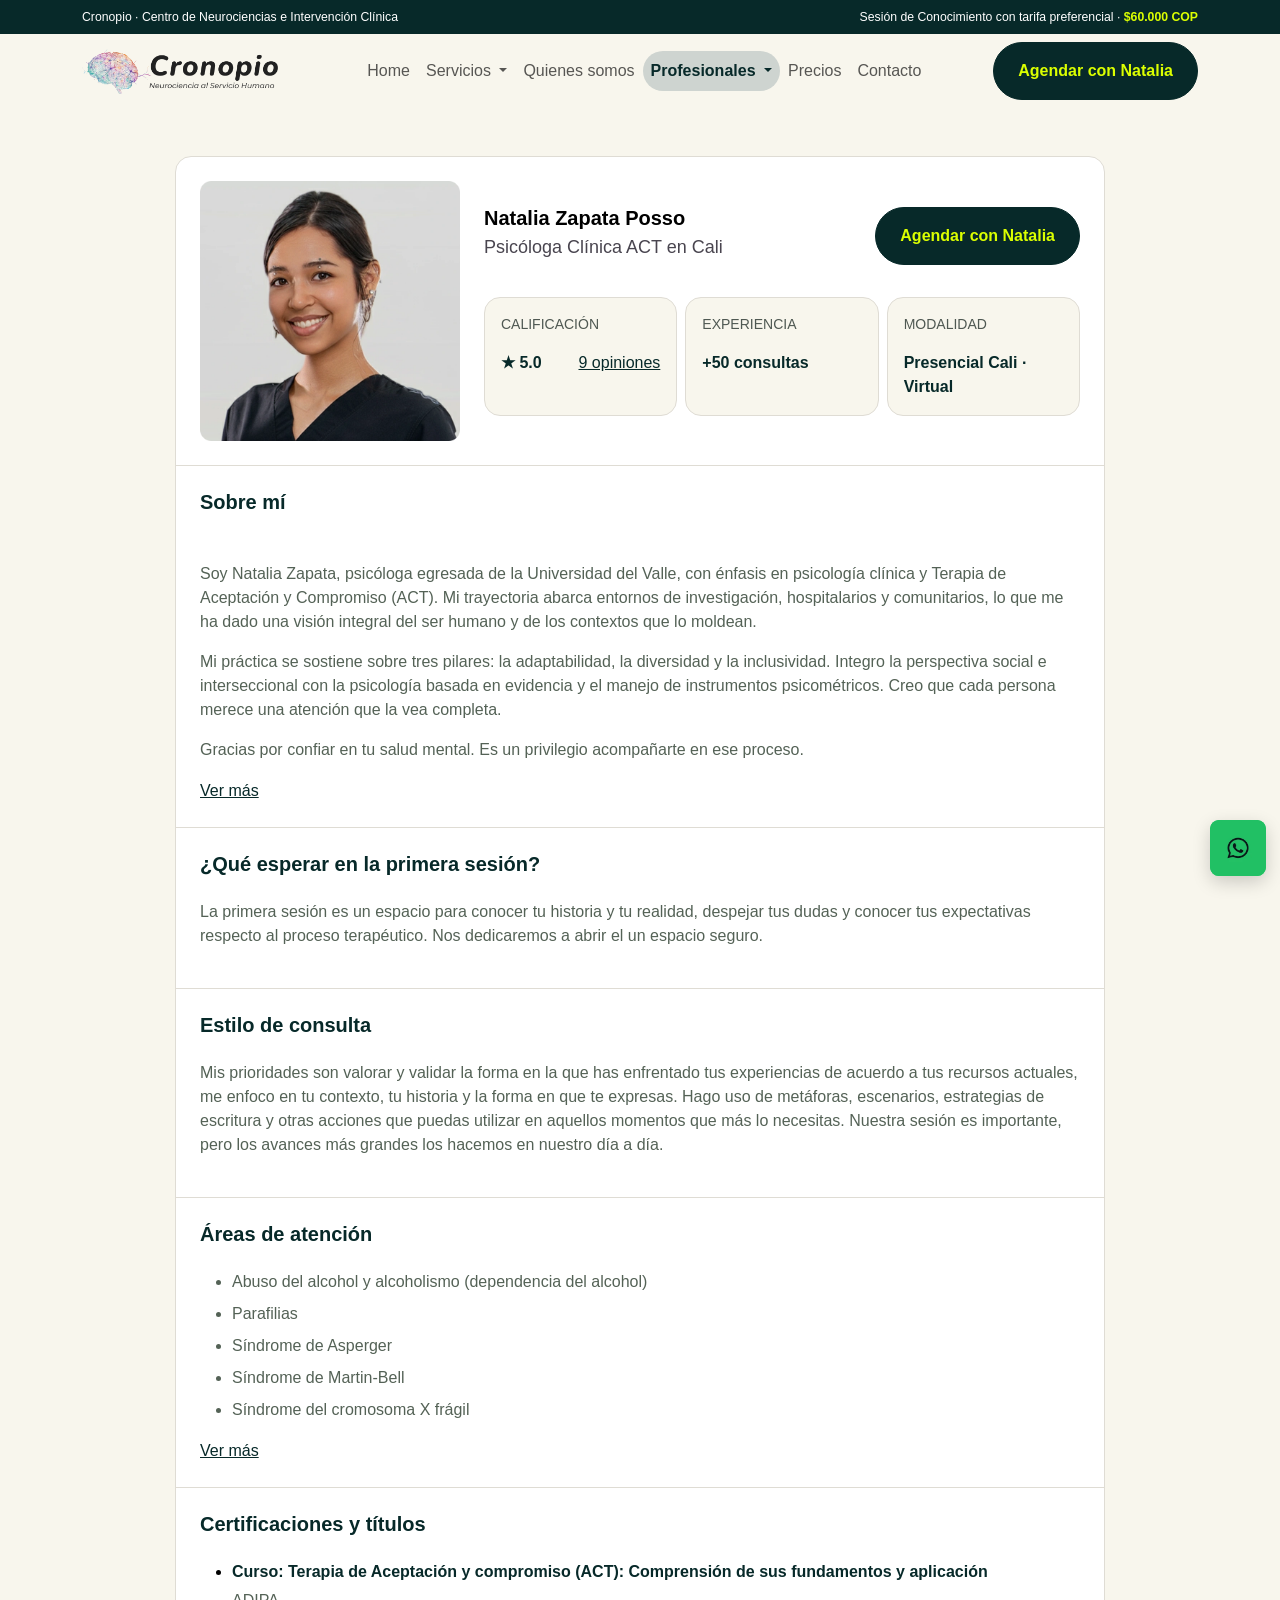
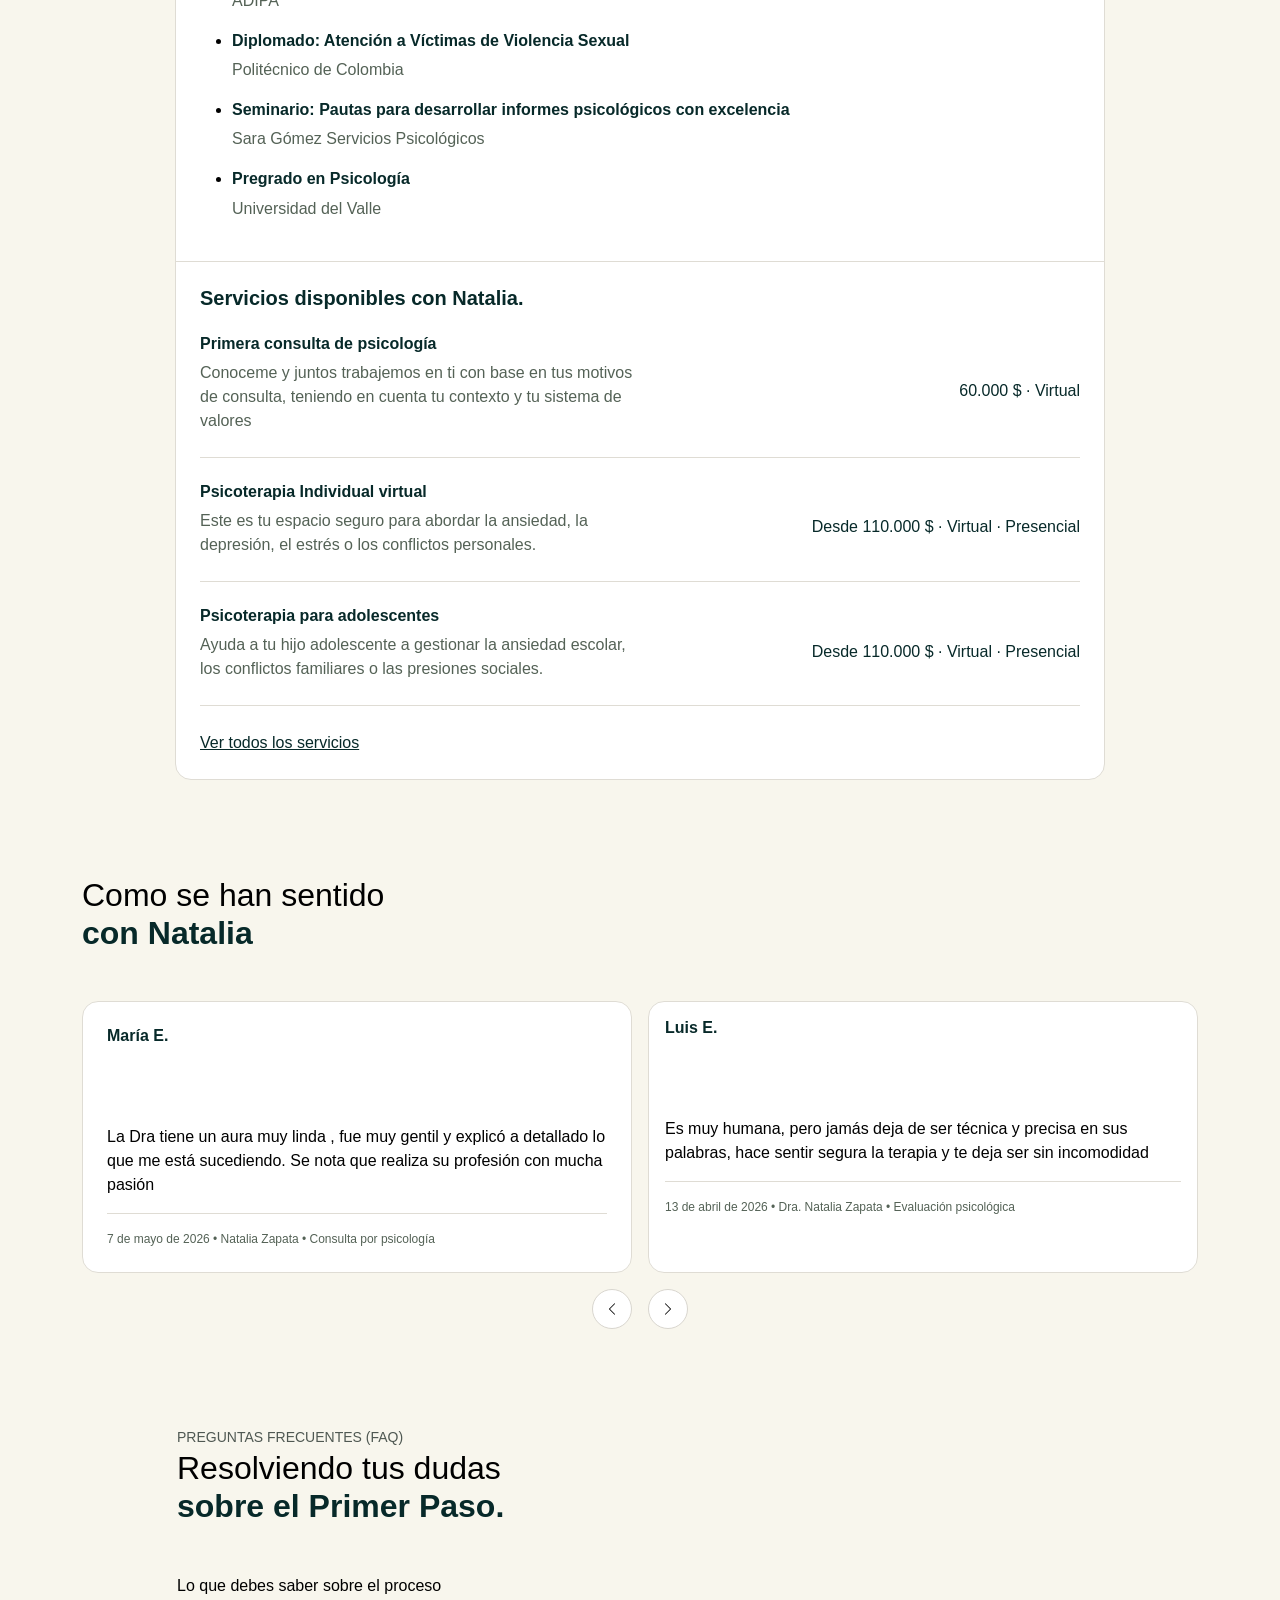
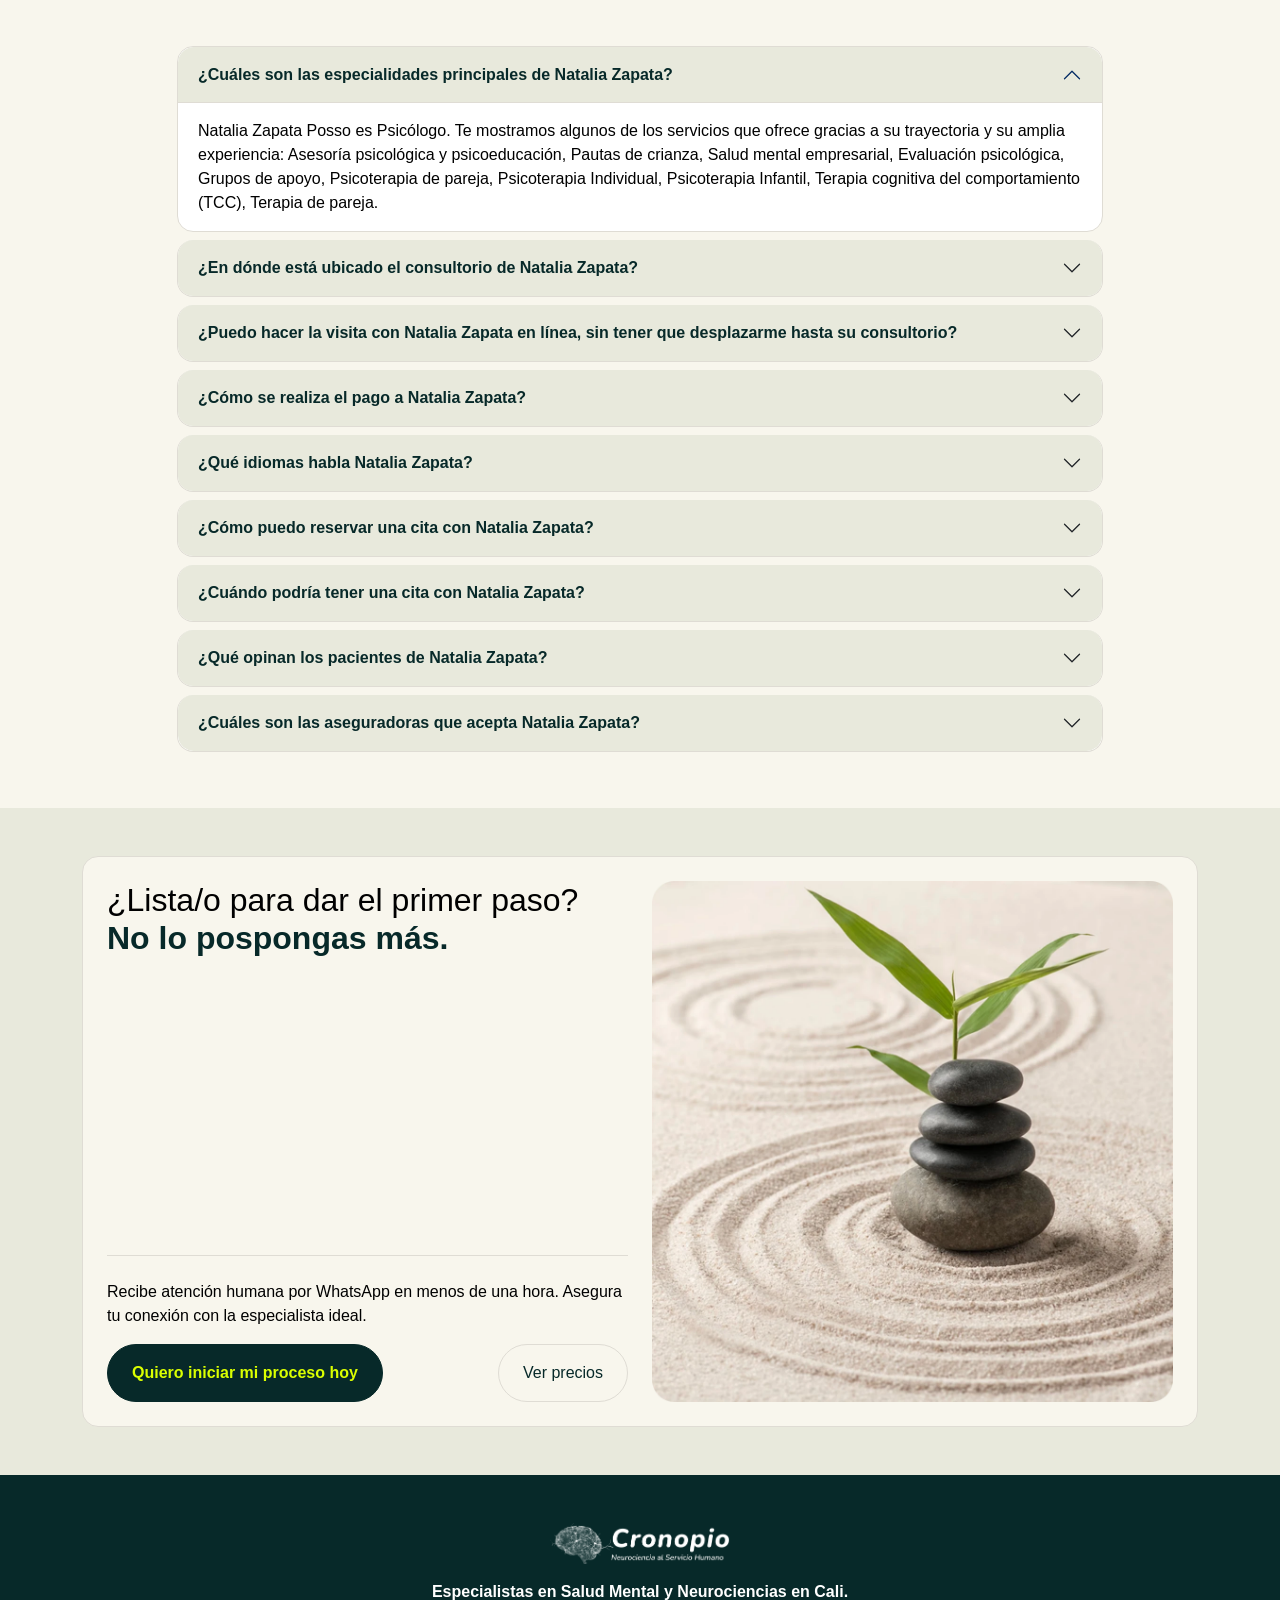
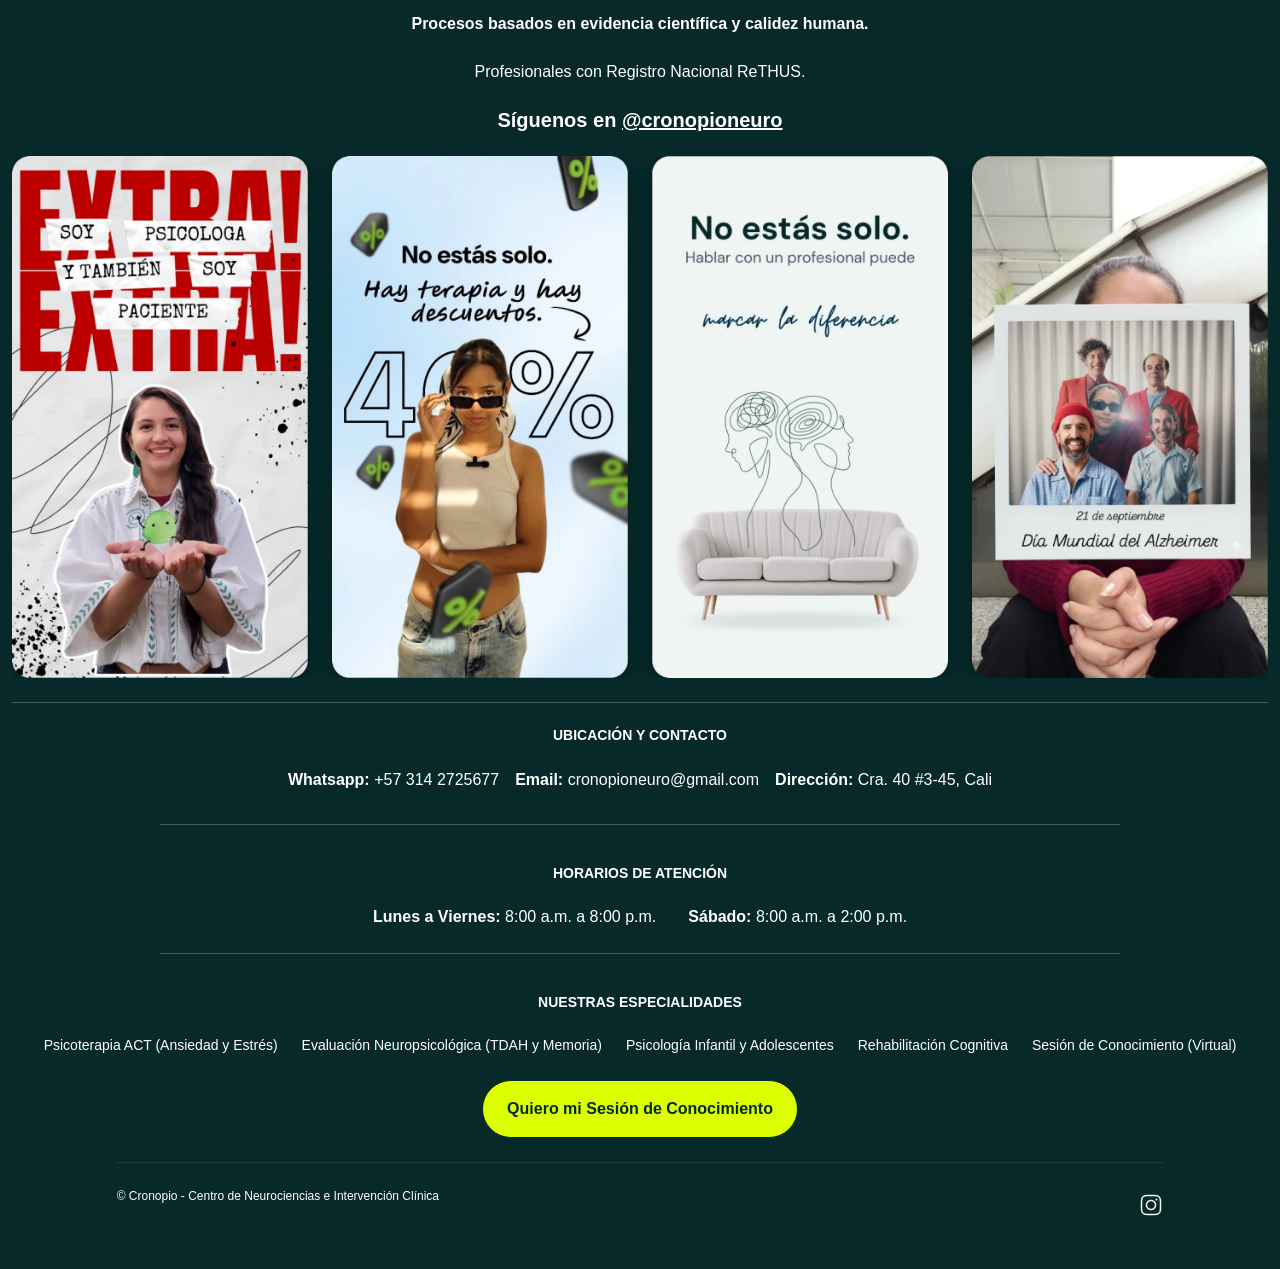
<file: natalia-zapata.html>
<!DOCTYPE html>
<html lang="es">

<head>
    <meta charset="UTF-8">
    <meta name="viewport" content="width=device-width, initial-scale=1.0">
    <title>Psicóloga Natalia Zapata | Terapia ACT en Cali | Cronopio Neuro</title>
    <!-- Meta tags para SEO y compartir en redes -->
    <meta name="description"
        content="Conoce a la psicóloga Natalia Zapata en Cali: terapia ACT, psicología clínica, acompañamiento para ansiedad, depresión y dificultades relacionales.">
    <meta name="keywords"
        content="Natalia Zapata, psicóloga clínica, terapia ACT, ansiedad, depresión, regulación emocional, psicología en Cali">
    <meta name="author" content="Cronopio Neuro">

    <!-- Open Graph (para WhatsApp, Facebook, etc.) -->
    <meta property="og:type" content="website">
    <meta property="og:url" content="https://cronopioneuro.com/natalia-zapata.html">
    <meta property="og:title" content="Psicóloga Natalia Zapata | Terapia ACT en Cali | Cronopio Neuro">
    <meta property="og:description"
        content="Psicóloga clínica ACT en Cali, especializada en ansiedad, depresión, regulación emocional y acompañamiento terapéutico integral.">
    <meta property="og:image" content="assets/img/08.profesionales/Natalia-Zapata.webp">
    <meta property="og:image:width" content="1200">
    <meta property="og:image:height" content="630">
    <link rel="icon" type="image/webp" href="assets/img/cronopio-neuro-logo.webp">
    <link href="https://cdn.jsdelivr.net/npm/bootstrap@5.3.2/dist/css/bootstrap.min.css" rel="stylesheet">
    <link href="https://unpkg.com/aos@2.3.1/dist/aos.css" rel="stylesheet">
    <link rel="stylesheet" href="./assets/estilos/style.css">

    <!-- Código Schema para Servicio) -->
    <script type="application/ld+json">
{
  "@context": "https://schema.org",
  "@graph": [
    {
      "@type": "Person",
      "@id": "https://cronopioneuro.com/profesionales/natalia-zapata#professional",
      "name": "Natalia Zapata Posso",
      "jobTitle": "Psicóloga Clínica",
      "image": "https://cronopioneuro.com/assets/img/08.profesionales/Natalia-Zapata.webp",
      "description": "Psicóloga egresada de la Universidad del Valle, con énfasis en psicología clínica y Terapia de Aceptación y Compromiso (ACT). Mi trayectoria abarca entornos de investigación, hospitalarios y comunitarios, lo que me ha dado una visión integral del ser humano y de los contextos que lo moldean.",
      "url": "https://cronopioneuro.com/natalia-zapata",
      "worksFor": {
        "@type": "MedicalBusiness",
        "name": "Cronopio - Centro de Neurociencias e Intervención Clínica",
        "url": "https://cronopioneuro.com/",
        "logo": "https://cronopioneuro.com/assets/img/logo.png",
        "address": {
          "@type": "PostalAddress",
          "streetAddress": "Cra. 46 #9c-85",
          "addressLocality": "Cali",
          "addressRegion": "Valle del Cauca",
          "addressCountry": "CO"
        }
      },
      "alumniOf": [
        {
          "@type": "EducationalOrganization",
          "name": "Universidad del Valle"
        }
      ],
      "knowsAbout": [
        "Psicoterapia individual para adolescentes y adultos",
        "Terapia de Aceptación y Compromiso (ACT)",
        "Terapia Dialéctica Conductual (DBT)",
        "Intervención en crisis y regulación emocional",
        "Ansiedad, depresión y dificultades relacionales",
        "Procesos adaptativos y transiciones de vida"
      ],
      "aggregateRating": {
        "@type": "AggregateRating",
        "ratingValue": "5.0",
        "reviewCount": "9",
        "bestRating": "5",
        "worstRating": "1"
      },
      "review": [
        {
          "@type": "Review",
          "author": {
            "@type": "Person",
            "name": "María E."
          },
          "datePublished": "2026-05-7",
          "reviewBody": "La Dra tiene un aura muy linda , fue muy gentil y explicó a detallado lo que me está sucediendo. Se nota que realiza su profesión con mucha pasión",
          "reviewRating": {
            "@type": "Rating",
            "ratingValue": "5"
          }
        },
        {
          "@type": "Review",
          "author": {
            "@type": "Person",
            "name": "Luis E."
          },
          "datePublished": "2026-04-13",
          "reviewBody": "Es muy humana, pero jamás deja de ser técnica y precisa en sus palabras, hace sentir segura la terapia y te deja ser sin incomodidad",
          "reviewRating": {
            "@type": "Rating",
            "ratingValue": "5"
          }
        }
      ]
    },
    {
      "@type": "MedicalWebPage",
      "@id": "https://cronopioneuro.com/profesionales/natalia-zapata",
      "url": "https://cronopioneuro.com/profesionales/natalia-zapata",
      "name": "Perfil Profesional de la Psicóloga Natalia Zapata Posso | Cronopio",
      "description": "Agenda tu consulta con Natalia Zapata Posso, Psicóloga Clínica experta en Terapias de Tercera Generación (ACT y DBT) para adolescentes y adultos en Cali y modalidad virtual.",
      "mainEntity": {
        "@id": "https://cronopioneuro.com/profesionales/natalia-zapata#professional"
      },
      "hasPart": [
        {
          "@type": "MedicalProcedure",
          "name": "Primera consulta de psicología",
          "description": "Elimina la incertidumbre y garantiza que iniciarás el tratamiento correcto desde el primer día. El principal beneficio es evitar terapias de ensayo y error.",
          "offers": {
            "@type": "Offer",
            "price": "60000",
            "priceCurrency": "COP",
            "availableDeliveryMethod": "https://schema.org/DeliveryMethod"
          }
        },
        {
          "@type": "MedicalProcedure",
          "name": "Psicoterapia Individual",
          "description": "Procesos terapéuticos basados en evidencia científica para abordar desafíos emocionales, conductuales y relacionales bajo un enfoque ACT.",
          "offers": {
            "@type": "Offer",
            "price": "110000",
            "priceCurrency": "COP",
            "availableDeliveryMethod": "https://schema.org/OnSitePickup"
          }
        },
        {
          "@type": "MedicalProcedure",
          "name": "Psicoterapia para adolescentes",
          "description": "Ayuda a tu hijo adolescente a gestionar la ansiedad escolar, los conflictos familiares o las presiones sociales con un enfoque clínico y basado en evidencia.",
          "offers": {
            "@type": "Offer",
            "price": "110000",
            "priceCurrency": "COP",
            "availableDeliveryMethod": "https://schema.org/OnSitePickup"
          }
        }
      ]
    }
  ]
}
</script>
</head>

<body>
    <!-- Topbar Promocional -->
    <div class="top-bar text-white py-2">
        <div class="container d-flex justify-content-between align-items-center small">
            <span class="d-none d-md-inline">Cronopio · Centro de Neurociencias e Intervención Clínica</span>
            <span class="mx-auto mx-md-0 d-block d-md-none text-center">Sesión de Conocimiento con tarifa
                preferencial <br><strong class="text-lime">$60.000 COP</strong></span>
            <span class="mx-auto mx-md-0 d-none d-md-block">Sesión de Conocimiento con tarifa preferencial ·
                <strong class="text-lime">$60.000 COP</strong></span>
        </div>
    </div>
    <!-- Header / Navbar -->
    <nav class="navbar navbar-expand-xl sticky-top">
        <div class="container">
            <a class="navbar-brand" href="index.html">
                <img src="assets/img/01.hero_image/logo_primary.webp" alt="Cronopio Logo" height="45">
            </a>
            <button class="navbar-toggler" type="button" data-bs-toggle="collapse" data-bs-target="#mainNav">
                <span class="navbar-toggler-icon"></span>
            </button>
            <div class="collapse navbar-collapse" id="mainNav">
                <ul class="navbar-nav mx-auto mb-2 mb-lg-0">
                    <li class="nav-item px-3 py-2 px-lg-0 py-lg-0"><a class="nav-link" href="index.html">Home</a></li>
                    <li class="nav-item dropdown px-3 py-2 px-lg-0 py-lg-0">
                        <a class="nav-link dropdown-toggle" href="servicios.html" role="button"
                            data-bs-toggle="dropdown" aria-expanded="false">
                            Servicios
                        </a>
                        <ul class="dropdown-menu background-neutro-050 p-xl-3 rounded-4">
                            <li>
                                <a class="dropdown-item d-flex align-items-start p-xl-3 mb-3 mb-xl-0"
                                    href="cognitivo-conductual.html">
                                    <span class="number me-3 opacity-50 flex-shrink-0">01</span>
                                    <div>
                                        <h4 class="color-text-brand fs-6 mb-1">Psicología ACT / Cognitivo-Conductual
                                        </h4>
                                        <p class="d-none d-lg-block small text-secondary mb-0">Terapia te aceptación y
                                            compromiso para ansiedad, <br> depresión, dependen... </p>
                                    </div>
                                </a>
                            </li>
                            <li>
                                <a class="dropdown-item d-flex align-items-start p-xl-3 mb-3 mb-xl-0"
                                    href="psicologia-infantil.html">
                                    <span class="number me-3 opacity-50 flex-shrink-0">02</span>
                                    <div>
                                        <h4 class="color-text-brand fs-6 mb-1">Psicología Infantil</h4>
                                        <p class="d-none d-lg-block small text-secondary mb-0">Acompañamiento
                                            especializado para niños y familias.</p>
                                    </div>
                                </a>
                            </li>
                            <li>
                                <a class="dropdown-item d-flex align-items-start p-xl-3 mb-3 mb-xl-0"
                                    href="neuropsicologia.html">
                                    <span class="number me-3 opacity-50 flex-shrink-0">03</span>
                                    <div>
                                        <h4 class="color-text-brand fs-6 mb-1">Neuropsicologia</h4>
                                        <p class="d-none d-lg-block small text-secondary mb-0">Diagnostico riguroso de
                                            TDAH, TEA, Demencias, <br> Epilepsia y secuelas cog...
                                    </div>
                                </a>
                            </li>
                            <li>
                                <a class="dropdown-item d-flex align-items-start p-xl-3 mb-3 mb-xl-0"
                                    href="rehabilitacion-cognitiva.html">
                                    <span class="number me-3 opacity-50 flex-shrink-0">04</span>
                                    <div>
                                        <h4 class="color-text-brand fs-6 mb-1">Rehabilitación Cognitiva</h4>
                                        <p class="d-none d-lg-block small text-secondary mb-0">Entrenamiento de
                                            atención, memoria, lenguaje <br> y funciones ejecutivas co... </p>
                                    </div>
                                </a>
                            </li>
                            <li>
                                <a class="dropdown-item d-flex align-items-start p-xl-3 mb-3 mb-xl-0"
                                    href="sesion-conocimiento.html">
                                    <span class="number me-3 opacity-50 flex-shrink-0">05</span>
                                    <div>
                                        <h4 class="color-text-brand fs-6 mb-1">Sesión de conocimiento</h4>
                                        <p class="d-none d-lg-block small text-secondary mb-0">Primer contacto para
                                            orientar tu proceso.
                                        </p>
                                    </div>
                                </a>
                            </li>
                            <div class="divider mb-4"></div>
                            <li class="dropdown-item-wrapper px-lg-3 mb-md-0 mb-lg-3 mb-xl-2">
                                <a href="servicios.html" class="btn-link p-0 border-0 text-decoration-none">Ver todos
                                    los
                                    servicios</a>
                            </li>
                        </ul>
                    </li>
                    <li class="nav-item px-3 py-2 px-lg-0 py-lg-0"><a class="nav-link" href="quienes-somos.html">Quienes
                            somos</a></li>
                    <li class="nav-item dropdown px-3 py-2 px-lg-0 py-lg-0">
                        <a class="nav-link dropdown-toggle active" href="profesionales.html" role="button"
                            data-bs-toggle="dropdown" aria-expanded="false">
                            Profesionales
                        </a>
                        <ul class="dropdown-menu background-neutro-050 p-xl-3 rounded-4">
                            <li>
                                <a class="dropdown-item d-flex align-items-start p-xl-3 mb-3 mb-xl-0"
                                    href="tania-jaramillo.html">
                                    <span class="number me-3 opacity-50 flex-shrink-0">01</span>
                                    <div>
                                        <h4 class="color-text-brand fs-6 mb-1">Tania Jaramillo
                                        </h4>
                                        <p class="d-none d-lg-block small text-secondary mb-0">Experta en evaluación
                                            neuropsicológica <br> en niños, adolescentes, adultos y adultos mayores.
                                        </p>
                                    </div>
                                </a>
                            </li>
                            <li>
                                <a class="dropdown-item d-flex align-items-start p-xl-3 mb-3 mb-xl-0"
                                    href="natalia-zapata.html">
                                    <span class="number me-3 opacity-50 flex-shrink-0">02</span>
                                    <div>
                                        <h4 class="color-text-brand fs-6 mb-1">Natalia Zapata</h4>
                                        <p class="d-none d-lg-block small text-secondary mb-0">Psicologa con énfasis en
                                            psicología clínica <br> y Terapia de Aceptación y Compromiso (ACT)
                                        </p>
                                    </div>
                                </a>
                            </li>
                            <li>
                                <a class="dropdown-item d-flex align-items-start p-xl-3 mb-3 mb-xl-0"
                                    href="isabela-carrejo.html">
                                    <span class="number me-3 opacity-50 flex-shrink-0">03</span>
                                    <div>
                                        <h4 class="color-text-brand fs-6 mb-1">Isabela Carrejo</h4>
                                        <p class="d-none d-lg-block small text-secondary mb-0">Psicóloga experta en la
                                            evaluación e intervención <br> de problemáticas en adolescentes
                                            y adultos.</p>
                                    </div>
                                </a>
                            </li>
                            <li>
                                <a class="dropdown-item d-flex align-items-start p-xl-3 mb-3 mb-xl-0"
                                    href="alejandra-abad.html">
                                    <span class="number me-3 opacity-50 flex-shrink-0">04</span>
                                    <div>
                                        <h4 class="color-text-brand fs-6 mb-1">Alejandra Abad</h4>
                                        <p class="d-none d-lg-block small text-secondary mb-0">Experta en evaluación
                                            cognitiva y terapia <br> de adultos con enfoque ACT.
                                        </p>
                                    </div>
                                </a>
                            </li>
                            <div class="divider mb-4"></div>
                            <li class="dropdown-item-wrapper px-lg-3 mb-md-0 mb-lg-3 mb-xl-2">
                                <a href="profesionales.html" class="btn-link p-0 border-0 text-decoration-none">Ver
                                    todas los
                                    profesionales</a>
                            </li>
                        </ul>
                    </li>
                    <li class="nav-item px-3 py-2 px-lg-0 py-lg-0"><a class="nav-link" href="precios.html">Precios</a>
                    </li>
                    <li class="nav-item px-3 py-2 px-lg-0 py-lg-0"><a class="nav-link" href="contacto.html">Contacto</a>
                    </li>
                </ul>
                <div class="d-flex p-3 p-lg-0">
                    <a class="zl-facility-url btn btn-primary"
                        href="https://www.doctoralia.co/natalia-zapata-posso/psicologa/cali#profile-pricing"
                        target="_blank" rel="nofollow"
                        data-zlw-facility="cronopio-centro-de-neurociencias-e-intervencion-clinica"
                        data-zlw-type="facility-button-with-saas-only" data-zlw-saas-only="true"
                        data-zlw-a11y-title="Widget de reserva de citas médicas">Agendar con Natalia</a>
                </div>
            </div>
        </div>
    </nav>
    <!-- Información del perfil -->
    <div class="seccion-perfil py-5">
        <div class="container">
            <div class="col-12 col-xl-10 offset-xl-1 d-flex flex-column gap-3">
                <!-- 1. Foto + datos clave -->
                <div class="card h-100 background-neutro-050">
                    <div class="d-flex flex-column flex-lg-row align-items-lg-center gap-3 gap-lg-4 mt-0 p-4">
                        <div class="imagen-profesional">
                            <img src="assets/img/08.profesionales/Natalia-Zapata.webp" alt="Natalia Zapata">
                        </div>
                        <div class="card-body p-0">
                            <div class="d-flex flex-column flex-md-row justify-content-md-between">
                                <div class="d-flex flex-column align-items-start mb-3 mb-md-0">
                                    <h1 class="nombre-profesional mb-1">Natalia Zapata Posso</h1>
                                    <p class="especialidad-profesional color-text-secondary mb-1">Psicóloga Clínica ACT
                                        en Cali </p>
                                </div>
                                <div class="d-flex align-items-center">
                                    <a class="zl-facility-url btn btn-primary"
                                        href="https://www.doctoralia.co/natalia-zapata-posso/psicologa/cali#profile-pricing"
                                        target="_blank" rel="nofollow"
                                        data-zlw-facility="cronopio-centro-de-neurociencias-e-intervencion-clinica"
                                        data-zlw-type="facility-button-with-saas-only" data-zlw-saas-only="true"
                                        data-zlw-a11y-title="Widget de reserva de citas médicas">Agendar con Natalia</a>
                                </div>
                            </div>
                            <div class="row g-2 mt-4">
                                <div class="col-12 col-md-4">
                                    <div class="card p-3 h-100">
                                        <span class="small color-text-light text-uppercase">Calificación</span>
                                        <div
                                            class="body-card mt-3 d-flex align-items-center justify-content-between gap-1 flex-wrap">
                                            <span class="fw-bold estrellas me-1 color-text-brand">★ 5.0</span>
                                            <button type="button" class="btn btn-link fw-normal p-0 border-0"
                                                data-bs-toggle="modal" data-bs-target="#modalTestimoniosNatalia">
                                                9 opiniones
                                            </button>
                                        </div>
                                    </div>
                                </div>
                                <div class="col-12 col-md-4">
                                    <div class="card p-3 h-100 perfil-stat">
                                        <span class="small color-text-light text-uppercase">Experiencia</span>
                                        <span class="d-block fw-bold stat-valor color-text-brand mt-3">+50
                                            consultas</span>
                                    </div>
                                </div>
                                <div class="col-12 col-md-4">
                                    <div class="card p-3 h-100 perfil-stat">
                                        <span class="small color-text-light text-uppercase">Modalidad</span>
                                        <span
                                            class="d-block d-lg-none fw-bold stat-valor color-text-brand mt-3">Presencial
                                            · Virtual</span>
                                        <span
                                            class="d-none d-lg-block fw-bold stat-valor color-text-brand mt-3">Presencial
                                            Cali · Virtual</span>
                                    </div>
                                </div>
                            </div>
                        </div>
                    </div>
                    <div class="divider"></div>
                    <!-- 2. Sobre mí -->
                    <div class="seccion-perfil p-4">
                        <h2 class="seccion-label fs-5 fw-bold color-text-brand">Sobre mí</h2>
                        <p class="color-text mt-5">Soy Natalia Zapata, psicóloga egresada de la Universidad del Valle,
                            con énfasis en psicología clínica y Terapia de Aceptación y Compromiso (ACT). Mi trayectoria
                            abarca entornos de investigación, hospitalarios y comunitarios, lo que me ha dado una visión
                            integral del ser humano y de los contextos que lo moldean.</p>
                        <p class="color-text">Mi práctica se sostiene sobre tres pilares: la adaptabilidad, la
                            diversidad y la inclusividad. Integro la perspectiva social e interseccional con la
                            psicología basada en evidencia y el manejo de instrumentos psicométricos. Creo que cada
                            persona merece una atención que la vea completa.
                        </p>
                        <p class="color-text">Gracias por confiar en tu salud mental. Es un privilegio acompañarte en
                            ese proceso.</p>
                        <button type="button" class="btn btn-link p-0 border-0" data-bs-toggle="modal"
                            data-bs-target="#modalExperiencia">
                            Ver más
                        </button>
                    </div>
                    <div class="divider"></div>
                    <!-- 3. ¿Qué esperar en la primera sesión? -->
                    <div class="seccion-perfil p-4">
                        <h2 class="seccion-label fw-bold fs-5 color-text-brand">¿Qué esperar en la primera sesión?</h2>
                        <p class="color-text mt-4">La primera sesión es un espacio para conocer tu historia y tu
                            realidad, despejar tus dudas y conocer tus expectativas respecto al proceso terapéutico. Nos
                            dedicaremos a abrir el un espacio seguro.</p>
                    </div>
                    <div class="divider"></div>
                    <!-- 4. Estilo de consulta -->
                    <div class="seccion-perfil p-4">
                        <h2 class="seccion-label fw-bold fs-5 color-text-brand">Estilo de consulta</h2>
                        <p class="color-text mt-4">Mis prioridades son valorar y validar la forma en la que has
                            enfrentado tus experiencias de acuerdo a tus recursos actuales, me enfoco en tu contexto, tu
                            historia y la forma en que te expresas. Hago uso de metáforas, escenarios, estrategias de
                            escritura y otras acciones que puedas utilizar en aquellos momentos que más lo necesitas.
                            Nuestra sesión es importante, pero los avances más grandes los hacemos en nuestro día a día.
                        </p>
                    </div>
                    <div class="divider"></div>
                    <!-- 5. Especialidad -->
                    <div class="seccion-perfil p-4">
                        <h2 class="seccion-label fw-bold fs-5 color-text-brand mb-4">Áreas de atención</h2>
                        <ul>
                            <li class="background-neutro-050 border-0 color-text mb-2 p-0">
                                Abuso del alcohol y alcoholismo (dependencia del alcohol)</li>
                            <li class="background-neutro-050 border-0 color-text mb-2 p-0">
                                Parafilias</li>
                            <li class="background-neutro-050 border-0 color-text mb-2 p-0">
                                Síndrome de Asperger</li>
                            <li class="background-neutro-050 border-0 color-text mb-2 p-0">
                                Síndrome de Martin-Bell</li>
                            <li class="background-neutro-050 border-0 color-text p-0">
                                Síndrome del cromosoma X frágil</li>
                        </ul>
                        <button type="button" class="btn btn-link p-0 border-0" data-bs-toggle="modal"
                            data-bs-target="#modalEspecialidades">
                            Ver más
                        </button>
                    </div>
                    <div class="divider"></div>
                    <!-- 6. Formación -->
                    <div class="seccion-perfil p-4">
                        <h2 class="seccion-label fw-bold fs-5 color-text-brand mb-4">Certificaciones y títulos</h2>
                        <ul>
                            <li class="mb-3">
                                <h3 class="fs-6 color-text-brand fw-bold">Curso: Terapia de Aceptación y compromiso
                                    (ACT): Comprensión de sus fundamentos y aplicación</h3>
                                <span class="color-text">ADIPA</span>
                            </li>
                            <li class="mb-3">
                                <h3 class="fs-6 color-text-brand fw-bold">Diplomado: Atención a Víctimas de Violencia
                                    Sexual</h3>
                                <span class="color-text">Politécnico de Colombia</span>
                            </li>
                            <li class="mb-3">
                                <h3 class="fs-6 color-text-brand fw-bold">Seminario: Pautas para desarrollar informes
                                    psicológicos con excelencia</h3>
                                <span class="color-text">Sara Gómez Servicios Psicológicos</span>
                            </li>
                            <li class="mb-3">
                                <h3 class="fs-6 color-text-brand fw-bold">Pregrado en Psicología</h3>
                                <span class="color-text">Universidad del Valle</span>
                            </li>
                        </ul>
                    </div>
                    <div class="divider"></div>
                    <!-- 7. Tabla procesos -->
                    <div class="seccion-perfil p-4">
                        <h2 class="seccion-label fw-bold fs-5 color-text-brand">Servicios disponibles con Natalia.
                        </h2>
                        <!-- Item 1 -->
                        <div class="my-4 row g-3 align-items-center m-0">
                            <!-- Ocupa 12 cols en móvil y 6 cols (la mitad) en md en adelante -->
                            <div class="col-12 col-md-6 mt-0 p-0">
                                <h3 class="fs-6 color-text-brand fw-bold">Primera consulta de psicología</h3>
                                <p class="color-text mb-0">Conoceme y juntos trabajemos en ti con base en tus motivos de
                                    consulta,
                                    teniendo en cuenta tu contexto y tu sistema de valores

                                </p>
                            </div>
                            <!-- Ocupa 12 cols en móvil y 6 cols (la mitad) con alineación a la derecha en md -->
                            <div class="col-12 col-md-6 p-0 text-md-end">
                                <span class="proceso-precio color-text-brand d-inline-block">60.000 $ ·
                                    Virtual</span>
                            </div>
                        </div>
                        <div class="divider"></div>
                        <!-- Item 2 -->
                        <div class="my-4 row g-3 align-items-center m-0">
                            <!-- Ocupa 12 cols en móvil y 6 cols (la mitad) en md en adelante -->
                            <div class="col-12 col-md-6 mt-0 p-0">
                                <h3 class="fs-6 color-text-brand fw-bold">Psicoterapia Individual virtual</h3>
                                <p class="color-text mb-0">Este es tu espacio seguro para abordar la ansiedad, la
                                    depresión, el estrés o los conflictos personales. </p>
                            </div>
                            <!-- Ocupa 12 cols en móvil y 6 cols (la mitad) con alineación a la derecha en md -->
                            <div class="col-12 col-md-6 p-0 text-md-end">
                                <span class="proceso-precio color-text-brand d-inline-block">Desde 110.000 $ ·
                                    Virtual · Presencial</span>
                            </div>
                        </div>
                        <div class="divider"></div>
                        <!-- Item 3 -->
                        <div class="my-4 row g-3 align-items-center m-0">
                            <!-- Ocupa 12 cols en móvil y 6 cols (la mitad) en md en adelante -->
                            <div class="col-12 col-md-6 mt-0 p-0">
                                <h3 class="fs-6 color-text-brand fw-bold">Psicoterapia para adolescentes</h3>
                                <p class="color-text mb-0">Ayuda a tu hijo adolescente a gestionar la ansiedad
                                    escolar, los conflictos familiares o las presiones sociales.</p>
                            </div>
                            <!-- Ocupa 12 cols en móvil y 6 cols (la mitad) con alineación a la derecha en md -->
                            <div class="col-12 col-md-6 p-0 text-md-end">
                                <span class="proceso-precio color-text-brand d-inline-block">Desde 110.000 $ ·
                                    Virtual · Presencial</span>
                            </div>
                        </div>
                        <div class="divider mb-4"></div>
                        <div>
                            <button type="button" class="btn btn-link fw-normal p-0 border-0" data-bs-toggle="modal"
                                data-bs-target="#modalServicios">
                                Ver todos los servicios
                            </button>
                        </div>
                    </div>
                </div>
            </div>
        </div>
    </div>
    <!-- Modal Experiencia -->
    <div class="modal fade" id="modalExperiencia" data-bs-backdrop="static" data-bs-keyboard="false" tabindex="-1"
        aria-labelledby="modalExperienciaLabel" aria-hidden="true">
        <div class="modal-dialog modal-dialog-centered modal-dialog-scrollable">
            <div class="modal-content">
                <div class="modal-header">
                    <h1 class="modal-title fs-5" id="modalExperienciaLabel">Experiencia Tania Jaramillo</h1>
                    <button type="button" class="btn-close" data-bs-dismiss="modal" aria-label="Close"></button>
                </div>
                <div class="modal-body">
                    <div class="col-12">
                        <div class="card p-3 h-100 background-neutro-100">
                            <div class="d-flex flex-column flex-md-row gap-3 align-items-start align-items-md-center">
                                <img src="assets/img/03.equipo/natalia-zapata.webp" alt="Natalia Zapata"
                                    style="width:100px;height:110px;border-radius:0.75rem;object-fit:cover;flex-shrink:0;">
                                <div>
                                    <p class="nombre-profesional mb-1">Natalia Zapata</p>
                                    <p class="especialidad-profesional color-text-secondary mb-1">Psicóloga Clínica ACT
                                        en Cali</p>
                                    <span class="estrellas me-1 color-text-brand">★★★★★ 9 opiniones</span>
                                </div>
                            </div>
                        </div>
                    </div>
                    <div class="listado-experiencia my-4">
                        <h3 class="fs-6 mb-4 fw-bold color-text-brand">Experiencia profesional</h3>
                        <ul>
                            <li class="border-0 color-text mb-3 p-0">
                                <h4 class="fs-6 fw-bold color-text-brand mb-0">Psicóloga</h4>
                                <p class="color-text mb-0">Cronopio Centro de Neurociencias e Intervención Clínica</p>
                                <span class="small color-text mb-0">Septiembre 2024 - Presente</span>
                            </li>
                            <li class="border-0 color-text mb-3 p-0">
                                <h4 class="fs-6 fw-bold color-text-brand mb-0">Practicante profesional de
                                    neuropsicología</h4>
                                <p class="color-text mb-0">Clínica neurólogos de Occidente</p>
                                <span class="small color-text mb-0">Marzo 2024 - Julio 2024</span>
                            </li>
                            <li class="border-0 color-text mb-3 p-0">
                                <h4 class="fs-6 fw-bold color-text-brand mb-0">Practicante profesional de
                                    neuropsicología</h4>
                                <p class="color-text mb-0">Centro de Neurorehabilitación SURGIR</p>
                                <span class="small color-text mb-0">Agosto 2023 - Diciembre 2023</span>
                            </li>
                            <li class="border-0 color-text mb-3 p-0">
                                <h4 class="fs-6 fw-bold color-text-brand mb-0">Practicante de fundamentación profesional
                                    de psicología</h4>
                                <p class="color-text mb-0">Hospital Universitario del Valle Evaristo García E.S.E</p>
                                <span class="small color-text mb-0">Febrero 2023 - Junio 2023</span>
                            </li>
                        </ul>
                    </div>
                    <div class="divider mb-4"></div>
                    <div class="listado-idioma my-4">
                        <h3 class="fs-6 mb-4 fw-bold color-text-brand">Idiomas</h3>
                        <ul>
                            <li class="border-0 color-text mb-3 p-0">
                                Inglés</li>
                            <li class="border-0 color-text mb-3 p-0">
                                Español</li>
                        </ul>
                    </div>
                </div>
                <div class="modal-footer">
                    <button type="button" class="btn btn-secondary" data-bs-dismiss="modal">Cerrar</button>
                </div>
            </div>
        </div>
    </div>
    <!-- Modal Especialidades -->
    <div class="modal fade" id="modalEspecialidades" data-bs-backdrop="static" data-bs-keyboard="false" tabindex="-1"
        aria-labelledby="modalExperienciaLabel" aria-hidden="true">
        <div class="modal-dialog modal-dialog-centered modal-dialog-scrollable">
            <div class="modal-content">
                <div class="modal-header">
                    <h1 class="modal-title fs-5" id="modalExperienciaLabel">Áreas de atención</h1>
                    <button type="button" class="btn-close" data-bs-dismiss="modal" aria-label="Close"></button>
                </div>
                <div class="modal-body">
                    <div class="listado-especialidades">
                        <ul>
                            <li class="border-0 color-text mb-3 p-0">Abuso del alcohol y alcoholismo (dependencia del
                                alcohol)</li>
                            <li class="border-0 color-text mb-3 p-0">Parafilias</li>
                            <li class="border-0 color-text mb-3 p-0">Síndrome de Asperger</li>
                            <li class="border-0 color-text mb-3 p-0">Síndrome de Martin-Bell</li>
                            <li class="border-0 color-text mb-3 p-0">Síndrome del cromosoma X frágil</li>
                            <li class="border-0 color-text mb-3 p-0">Sonambulismo</li>
                            <li class="border-0 color-text mb-3 p-0">Trastorno de Adaptación</li>
                            <li class="border-0 color-text mb-3 p-0">Trastorno de ansiedad (fobia social)</li>
                            <li class="border-0 color-text mb-3 p-0">Trastorno de Conducta</li>
                            <li class="border-0 color-text mb-3 p-0">Trastorno de estrés postraumático</li>
                            <li class="border-0 color-text mb-3 p-0">Trastorno de pánico</li>
                            <li class="border-0 color-text mb-3 p-0">Trastorno de personalidad dependiente</li>
                            <li class="border-0 color-text mb-3 p-0">Trastorno de personalidad limítrofe</li>
                            <li class="border-0 color-text mb-3 p-0">Trastorno del control de impulsos</li>
                            <li class="border-0 color-text mb-3 p-0">Trastorno del espectro autista (TEA)</li>
                            <li class="border-0 color-text mb-3 p-0">Trastorno evitativo de la personalidad</li>
                            <li class="border-0 color-text mb-3 p-0">Trastorno obsesivo compulsivo (TOC)</li>
                            <li class="border-0 color-text mb-3 p-0">Trastorno por consumo de tabaco</li>
                            <li class="border-0 color-text mb-3 p-0">Trastorno por Déficit de Atención (ADD)</li>
                            <li class="border-0 color-text mb-3 p-0">Trastornos del aprendizaje</li>
                            <li class="border-0 color-text mb-3 p-0">Trastornos del sueño</li>
                            <li class="border-0 color-text mb-3 p-0">Trastornos por Déficit de Atención e Hiperactividad
                                (TDAH)</li>
                            <li class="border-0 color-text mb-3 p-0">Tricotilomanía</li>
                            <li class="border-0 color-text mb-3 p-0">Trastorno mixto de ansiedad y depresión</li>
                            <li class="border-0 color-text mb-3 p-0">Trastorno de la conducta alimentaria</li>
                            <li class="border-0 color-text mb-3 p-0">Trastorno de ansiedad generalizada</li>
                            <li class="border-0 color-text mb-3 p-0">Trastorno bipolar</li>
                            <li class="border-0 color-text mb-3 p-0">Ronquidos</li>
                            <li class="border-0 color-text mb-3 p-0">Pesadillas</li>
                            <li class="border-0 color-text mb-3 p-0">Situaciones de conflicto familiares</li>
                            <li class="border-0 color-text mb-3 p-0">Situaciones de conflicto de pareja</li>
                            <li class="border-0 color-text mb-3 p-0">Situaciones de conflicto personales</li>
                            <li class="border-0 color-text mb-3 p-0">Terrores nocturnos</li>
                            <li class="border-0 color-text mb-3 p-0">Problemas ingesta de alimentos</li>
                            <li class="border-0 color-text mb-3 p-0">Tristeza</li>
                            <li class="border-0 color-text mb-3 p-0">Problemas de apego</li>
                            <li class="border-0 color-text mb-3 p-0">Timidez</li>
                            <li class="border-0 color-text mb-3 p-0">Separación de la pareja</li>
                            <li class="border-0 color-text mb-3 p-0">Trastornos alimenticios</li>
                            <li class="border-0 color-text mb-3 p-0">Síndromes neurológicos</li>
                            <li class="border-0 color-text mb-3 p-0">Síndromes en la infancia, niñez y adolescencia</li>
                            <li class="border-0 color-text mb-3 p-0">Migraña</li>
                            <li class="border-0 color-text mb-3 p-0">Neuralgias</li>
                            <li class="border-0 color-text mb-3 p-0">Neuralgia del trigémino</li>
                            <li class="border-0 color-text mb-3 p-0">Síndromes pseudoneurologicos</li>
                            <li class="border-0 color-text mb-3 p-0">Toc (trastorno obesivo compulsivo)</li>
                            <li class="border-0 color-text mb-3 p-0">Trastorno de ansiedad</li>
                            <li class="border-0 color-text mb-3 p-0">Mobbing</li>
                            <li class="border-0 color-text mb-3 p-0">Problemas de sueño - ritmo circadiano</li>
                            <li class="border-0 color-text mb-3 p-0">Obesidad</li>
                            <li class="border-0 color-text mb-3 p-0">Trastornos por estrés</li>
                            <li class="border-0 color-text mb-3 p-0">Trastorno por somatización</li>
                            <li class="border-0 color-text mb-3 p-0">Trastorno por conversión e insomnio</li>
                            <li class="border-0 color-text mb-3 p-0">Abuso sexual</li>
                            <li class="border-0 color-text mb-3 p-0">Ruptura amorosa</li>
                            <li class="border-0 color-text mb-3 p-0">Trastorno de personalidad</li>
                            <li class="border-0 color-text mb-3 p-0">Trastornos del estado de animo</li>
                            <li class="border-0 color-text mb-3 p-0">Secuelas Cognitivas por daño cerebral</li>
                            <li class="border-0 color-text mb-3 p-0">Secuelas Cognitivas</li>
                            <li class="border-0 color-text mb-3 p-0">Trastornos madurativos del neurodesarrollo</li>
                        </ul>
                    </div>
                </div>
                <div class="modal-footer">
                    <button type="button" class="btn btn-secondary" data-bs-dismiss="modal">Cerrar</button>
                </div>
            </div>
        </div>
    </div>
    <!-- Modal Servicios -->
    <div class="modal fade" id="modalServicios" data-bs-backdrop="static" data-bs-keyboard="false" tabindex="-1"
        aria-labelledby="modalServiciosLabel" aria-hidden="true">
        <div class="modal-dialog modal-dialog-centered modal-dialog-scrollable">
            <div class="modal-content">
                <div class="modal-header">
                    <h1 class="modal-title fs-5" id="modalServiciosLabel">Servicios y precios</h1>
                    <button type="button" class="btn-close" data-bs-dismiss="modal" aria-label="Close"></button>
                </div>
                <div class="modal-body">
                    <!-- Item 1 -->
                    <div>
                        <!-- Ocupa 12 cols en móvil y 6 cols (la mitad) en md en adelante -->
                        <div class="accordion-title col-12 mt-0 p-0">
                            <h3 class="fs-6 color-text-brand fw-bold">Primera consulta de psicología</h3>
                            <p class="color-text mb-3">Elimina la incertidumbre y garantiza que iniciarás el tratamiento
                                correcto desde el primer día. El principal beneficio es evitar terapias de ensayo y
                                error.</p>
                        </div>
                        <!-- Ocupa 12 cols en móvil y 6 cols (la mitad) con alineación a la derecha en md -->
                        <div class="col-12 mb-4 p-0">
                            <span class="proceso-precio color-text-brand d-inline-block">$ 60.000 ·
                                Virtual</span>
                        </div>
                    </div>
                    <div class="divider mb-4"></div>
                    <!-- Item 2 -->
                    <div>
                        <div class="accordion-title col-12 mt-0 p-0">
                            <h3 class="fs-6 color-text-brand fw-bold">Psicoterapia Individual virtual</h3>
                            <p class="color-text mb-3">Este es tu espacio seguro para superar la ansiedad, la depresión,
                                el estrés o los conflictos personales.</p>
                        </div>
                        <div class="col-12 mb-4 p-0">
                            <span class="proceso-precio color-text-brand d-inline-block">Desde $ 110.000 ·
                                Virtual · Presencial</span>
                        </div>
                    </div>
                    <div class="divider mb-4"></div>
                    <!-- Item 3 -->
                    <div>
                        <div class="accordion-title col-12 mt-0 p-0">
                            <h3 class="fs-6 color-text-brand fw-bold">Psicoterapia para adolescentes</h3>
                            <p class="color-text mb-3">Ayuda a tu hijo adolescente a gestionar la ansiedad escolar, los
                                conflictos familiares o las presiones sociales.</p>
                        </div>
                        <div class="col-12 mb-4 p-0">
                            <span class="proceso-precio color-text-brand d-inline-block">$ Desde 110.000 ·
                                Virtual · Presencial</span>
                        </div>
                    </div>
                    <div class="divider mb-4"></div>
                    <!-- Item 4 -->
                    <div>
                        <div class="accordion-title col-12 mt-0 p-0">
                            <h3 class="fs-6 color-text-brand fw-bold">Psicoterapia de pareja</h3>
                            <p class="color-text mb-3">Encuentren un espacio neutral para detener los conflictos
                                crónicos y la mala comunicación. El beneficio clave es que obtendrán estrategias
                                prácticas para manejar las expectativas</p>
                        </div>
                        <div class="col-12 mb-4 p-0">
                            <span class="proceso-precio color-text-brand d-inline-block">Desde $ 130.000 · Virtual ·
                                Presencial</span>
                        </div>
                    </div>
                    <div class="divider mb-4"></div>
                    <!-- Item 5 -->
                    <div>
                        <div class="accordion-title col-12 mt-0 p-0">
                            <h3 class="fs-6 color-text-brand fw-bold">Psicoterapia de duelo</h3>
                            <p class="color-text mb-3">Recibe un acompañamiento profesional para transitar el dolor de
                                una pérdida (ser querido, empleo, etapa de vida).</p>
                        </div>
                        <div class="col-12 mb-4 p-0">
                            <span class="proceso-precio color-text-brand d-inline-block">Desde $ 110.000 · Virtual ·
                                Presencial</span>
                        </div>
                    </div>
                    <div class="divider mb-4"></div>
                    <!-- Item 6 -->
                    <div>
                        <div class="accordion-title col-12 mt-0 p-0">
                            <h3 class="fs-6 color-text-brand fw-bold">Psicología para niños, adolescentes y adultos</h3>
                        </div>
                        <div class="col-12 mb-4 p-0">
                            <span class="proceso-precio color-text-brand d-inline-block">Desde $ 110.000 · Virtual ·
                                Presencial</span>
                        </div>
                    </div>
                    <div class="divider mb-4"></div>
                    <!-- Item 7 -->
                    <div>
                        <div class="accordion-title col-12 mt-0 p-0">
                            <h3 class="fs-6 color-text-brand fw-bold">Terapia cognitiva del comportamiento (TCC)</h3>
                            <p class="color-text mb-3">Accede a la metodología más respaldada científicamente para
                                transformar el malestar emocional.</p>
                        </div>
                        <div class="col-12 mb-4 p-0">
                            <span class="proceso-precio color-text-brand d-inline-block">Desdee $ 110.000 · Virtual ·
                                Presencial</span>
                        </div>
                    </div>
                    <div class="divider mb-4"></div>
                    <!-- Item 8 -->
                    <div>
                        <div class="accordion-title col-12 mt-0 p-0">
                            <h3 class="fs-6 color-text-brand fw-bold">Psicoterapia para adolescentes</h3>
                            <p class="color-text mb-3">Ayuda a tu hijo adolescente a gestionar la ansiedad escolar, los
                                conflictos familiares o las presiones sociales.</p>
                        </div>
                        <div class="col-12 mb-4 p-0">
                            <span class="proceso-precio color-text-brand d-inline-block">Desde $ 110.000 · Virtual ·
                                Presencial</span>
                        </div>
                    </div>
                    <div class="divider mb-4"></div>
                    <!-- Item 9 -->
                    <div>
                        <div class="accordion-title col-12 mt-0 p-0">
                            <h3 class="fs-6 color-text-brand fw-bold">Pautas de crianza</h3>
                            <p class="color-text mb-3">Deja de sentir que pierdes la paciencia y obtén estrategias
                                efectivas y claras para manejar los desafíos de conducta de tus hijos.</p>
                        </div>
                        <div class="col-12 mb-4 p-0">
                            <span class="proceso-precio color-text-brand d-inline-block">$ 130.000 · Presencial</span>
                        </div>
                    </div>
                </div>
                <div class="modal-footer">
                    <button type="button" class="btn btn-secondary" data-bs-dismiss="modal">Cerrar</button>
                </div>
            </div>
        </div>
    </div>
    <!-- Modal testimonios Natalia -->
    <div class="modal fade" id="modalTestimoniosNatalia" data-bs-backdrop="static" data-bs-keyboard="false"
        tabindex="-1" aria-labelledby="modalTestimoniosNataliaLabel" aria-hidden="true">
        <div class="modal-dialog modal-dialog-centered modal-dialog-scrollable">
            <div class="modal-content">
                <div class="modal-header">
                    <h1 class="modal-title fs-5" id="modalTestimoniosNataliaLabel">9 Opiniones</h1>
                    <button type="button" class="btn-close" data-bs-dismiss="modal" aria-label="Close"></button>
                </div>
                <div class="modal-body">
                    <div class="tarjeta-testimonio">
                        <div class="body-card">
                            <h3 class="fs-6 mb-4 fw-bold color-text-brand">Maria E.</h3>
                            <p class="mb-3">La Dra tiene un aura muy linda , fue muy gentil y explicó a detallado lo que
                                me está sucediendo. Se nota que realiza su profesión con mucha pasión</p>
                            <div class="divider mb-3"></div>
                            <p class="meta-reseña color-text">7 de mayo de 2026
                                • Cronopio centro de neurociencias e intervención clínica • Consulta por psicología</p>
                        </div>
                    </div>
                    <div class="tarjeta-testimonio">
                        <div class="body-card">
                            <h3 class="fs-6 mb-4 fw-bold color-text-brand">Luis Eduardo</h3>
                            <p class="mb-3">Es muy humana, pero jamás deja de ser técnica y precisa en sus palabras,
                                hace sentir segura la terapia y te deja ser sin incomodidad</p>
                            <div class="divider mb-3"></div>
                            <p class="meta-reseña color-text">13 de abril de 2026
                                • Cronopio centro de neurociencias e intervención clínica • Evaluación psicológica
                            </p>
                        </div>
                    </div>
                    <div class="tarjeta-testimonio">
                        <div class="body-card">
                            <h3 class="fs-6 mb-4 fw-bold color-text-brand">AV</h3>
                            <p class="mb-3">Excelente consulta. Gracias a la doctora por atenderme.</p>
                            <div class="divider mb-3"></div>
                            <p class="meta-reseña color-text">26 de marzo de 2026
                                • Cronopio centro de neurociencias e intervención clínica • Consulta por psicología
                            </p>
                        </div>
                    </div>
                    <div class="tarjeta-testimonio">
                        <div class="body-card">
                            <h3 class="fs-6 mb-4 fw-bold color-text-brand">Camila</h3>
                            <p class="mb-3">Muy buena la atención muy entregada en lo que hace.</p>
                            <div class="divider mb-3"></div>
                            <p class="meta-reseña color-text">19 de febrero de 2026
                                • Cronopio centro de neurociencias e intervención clínica • Evaluación psicológica
                            </p>
                        </div>
                    </div>
                    <div class="tarjeta-testimonio">
                        <div class="body-card">
                            <h3 class="fs-6 mb-4 fw-bold color-text-brand">avv</h3>
                            <p class="mb-3">Fue muy clara en la primera consulta , explica bien las cosas y genera
                                seguridad .</p>
                            <div class="divider mb-3"></div>
                            <p class="meta-reseña color-text">27 de enero de 2026
                                • Cronopio centro de neurociencias e intervención clínica • Consulta por psicología
                            </p>
                        </div>
                    </div>
                    <div class="tarjeta-testimonio">
                        <div class="body-card">
                            <h3 class="fs-6 mb-4 fw-bold color-text-brand">Natalia C.</h3>
                            <p class="mb-3">Es sencillamente magnífica, tiene un aura tan bonita, es atenta y detallada,
                                su consultorio genera esa paz, me sentí tan a gusto con ella, se tomó el espacio para
                                escucharme y aunque pasamos la hora de la consulta eso no la detuvo, siguió atenta y
                                ayudándome en mi proceso, será un proceso largo pero que definitivamente quiero seguir
                                con ella, verdaderamente es muy difícil conectar con un médico psicólogo, por muchas
                                razones, pero ella es maravillosa, no duden en agendas su cita con ella, no puedo
                                esperar a ver cómo me ayuda en mi proceso, se que ella me ayudará en este gran cambio
                                para mi vida, Gracias Doc, estoy infinitamente agradecida contigo, y espero se tu
                                paciente por muchísimo tiempo.
                            </p>
                            <div class="divider mb-3"></div>
                            <p class="meta-reseña color-text">22 de diciembre de 2025
                                • Cronopio centro de neurociencias e intervención clínica • Evaluación psicológica
                            </p>
                        </div>
                    </div>
                    <div class="tarjeta-testimonio">
                        <div class="body-card">
                            <h3 class="fs-6 mb-4 fw-bold color-text-brand">Favian O.</h3>
                            <p class="mb-3">Todo fue excelente, por ahora muy buena oportunidad.
                            </p>
                            <div class="divider mb-3"></div>
                            <p class="meta-reseña color-text">15 de diciembre de 2025
                                • Cronopio centro de neurociencias e intervención clínica • Psicoterapia de pareja
                            </p>
                        </div>
                    </div>
                    <div class="tarjeta-testimonio">
                        <div class="body-card">
                            <h3 class="fs-6 mb-4 fw-bold color-text-brand">Laura G.</h3>
                            <p class="mb-3">Cada sesión es una curita para el alma y el corazón, gracias!
                            </p>
                            <div class="divider mb-3"></div>
                            <p class="meta-reseña color-text">15 de diciembre de 2025
                                • Cronopio centro de neurociencias e intervención clínica • Psicoterapia de pareja
                            </p>
                        </div>
                    </div>
                    <div class="tarjeta-testimonio">
                        <div class="body-card">
                            <h3 class="fs-6 mb-4 fw-bold color-text-brand">Natalia V.</h3>
                            <p class="mb-3">Se pone en la situación cuando si fuera para ella misma, escucha y me
                                impulsa a seguir en terapia
                            </p>
                            <div class="divider mb-3"></div>
                            <p class="meta-reseña color-text">28 de noviembre de 2025
                                • Cronopio centro de neurociencias e intervención clínica • Evaluación psicológica
                            </p>
                        </div>
                    </div>
                </div>
                <div class="modal-footer">
                    <button type="button" class="btn btn-secondary" data-bs-dismiss="modal">Cerrar</button>
                </div>
            </div>
        </div>
    </div>
    <!-- Sección de testimonios -->
    <section id="testimonios" class="seccion-testimonios grid-cards py-5">
        <div class="container">
            <h2 class="mb-5 d-none d-md-block">
                Como se han sentido <br>
                <strong class="color-text-brand">con Natalia</strong>
            </h2>
            <div id="carruselTestimonios" class="carousel slide carrusel-testimonios" data-bs-touch="false">
                <div class="carousel-inner">
                    <!-- Slide 1 -->
                    <div class="carousel-item active">
                        <div class="row g-3">
                            <!-- Primera tarjeta: visible en todos los tamaños -->
                            <div class="col-12 col-md-6">
                                <div class="card h-100 background-neutro-050 p-3 p-md-4">
                                    <div class="body-card">
                                        <h3 class="fs-6 fw-bold color-text-brand">María E.</h3>
                                        <p class="mb-3">La Dra tiene un aura muy linda , fue muy gentil y explicó a
                                            detallado lo que me está sucediendo. Se nota que realiza su profesión con
                                            mucha pasión
                                        </p>
                                        <div class="divider mb-3"></div>
                                        <p class="meta-reseña color-text mb-0">7 de mayo de 2026 • Natalia Zapata •
                                            Consulta por psicología
                                        </p>
                                    </div>
                                </div>
                            </div>
                            <!-- Segunda tarjeta: solo visible en tablet+ -->
                            <div class="col-md-6 d-none d-md-block">
                                <div class="card h-100 background-neutro-050 p-3">
                                    <div class="body-card">
                                        <h3 class="fs-6 fw-bold color-text-brand">Luis E.</h3>
                                        <p class="mb-3">Es muy humana, pero jamás deja de ser técnica y precisa en sus
                                            palabras, hace sentir segura la terapia y te deja ser sin incomodidad
                                        </p>
                                        <div class="divider mb-3"></div>
                                        <p class="meta-reseña color-text mb-0">13 de abril de 2026
                                            • Dra. Natalia Zapata • Evaluación psicológica
                                        </p>
                                    </div>
                                </div>
                            </div>
                        </div>
                    </div>
                    <!-- Slide 2: repetir misma estructura con nuevas reseñas -->
                    <div class="carousel-item">
                        <div class="row g-3">
                            <!-- ...más tarjetas -->
                            <div class="col-12 col-md-6">
                                <div class="card h-100 background-neutro-050 p-3 p-md-4">
                                    <div class="body-card">
                                        <h3 class="fs-6 fw-bold color-text-brand">AV.</h3>
                                        <p class="mb-3">Excelente consulta. Gracias a la doctora por atenderme.
                                        </p>
                                        <div class="divider mb-3"></div>
                                        <p class="meta-reseña color-text mb-0">26 de marzo de 2026
                                            • Dra. Natalia Zapata • Consulta por psicología</p>
                                    </div>
                                </div>
                            </div>
                            <!-- Segunda tarjeta: solo visible en tablet+ -->
                            <div class="col-md-6 d-none d-md-block ">
                                <div class="card h-100 background-neutro-050 p-3">
                                    <div class="body-card">
                                        <h3 class="fs-6 fw-bold color-text-brand">Camila.</h3>
                                        <p class="mb-3">Muy buena la atención muy entregada en lo que hace.</p>
                                        <div class="divider mb-3"></div>
                                        <p class="meta-reseña color-text mb-0">19 de febrero de 2026
                                            · Dra. Natalia Zapata
                                            · Evaluación psicológica</p>
                                    </div>
                                </div>
                            </div>
                        </div>
                    </div>
                    <!-- Slide 3: repetir misma estructura con nuevas reseñas -->
                    <div class="carousel-item">
                        <div class="row g-3">
                            <!-- ...más tarjetas -->
                            <div class="col-12 col-md-6">
                                <div class="card h-100 background-neutro-050 p-3 p-md-4">
                                    <div class="body-card">
                                        <h3 class="fs-6 fw-bold color-text-brand">avv.</h3>
                                        <p class="mb-3">Fue muy clara en la primera consulta , explica bien las cosas y
                                            genera seguridad.
                                        </p>
                                        <div class="divider mb-3"></div>
                                        <p class="meta-reseña color-text mb-0">27 de enero de 2026
                                            • Dra. Natalia Zapata
                                            • Consulta por psicología</p>
                                    </div>
                                </div>
                            </div>
                            <!-- Segunda tarjeta: solo visible en tablet+ -->
                            <div class="col-md-6 d-none d-md-block ">
                                <div class="card h-100 background-neutro-050 p-3 p-md-4">
                                    <div class="body-card">
                                        <h3 class="fs-6 fw-bold color-text-brand">Natalia C.</h3>
                                        <p class="mb-3">Es sencillamente magnífica, tiene un aura tan bonita, es atenta
                                            y detallada, su consultorio genera esa paz, me sentí tan a gusto con ella,
                                            se tomó el espacio para escucharme y aunque pasamos la hora de la consulta
                                            eso no la detuvo, siguió atenta y ayudándome en mi proceso, será un proceso
                                            largo pero que definitivamente quiero seguir con ella, verdaderamente es muy
                                            difícil conectar con un médico psicólogo, por muchas razones, pero ella es
                                            maravillosa, no duden en agendas su cita con ella, no puedo esperar a ver
                                            cómo me ayuda en mi proceso, se que ella me ayudará en este gran cambio para
                                            mi vida, Gracias Doc, estoy infinitamente agradecida contigo, y espero se tu
                                            paciente por muchísimo tiempo.
                                        </p>
                                        <div class="divider mb-3"></div>
                                        <p class="meta-reseña color-text mb-0">22 de diciembre de 2025
                                            • Dra. Natalia Zapata • Evaluación psicológica
                                        </p>
                                    </div>
                                </div>
                            </div>
                        </div>
                    </div>
                    <!-- Slide 4: repetir misma estructura con nuevas reseñas -->
                    <div class="carousel-item">
                        <div class="row g-3">
                            <!-- ...más tarjetas -->
                            <div class="col-12 col-md-6">
                                <div class="card h-100 background-neutro-050 p-3 p-md-4">
                                    <div class="body-card">
                                        <h3 class="fs-6 fw-bold color-text-brand">Favian O.</h3>
                                        <p class="mb-3">Todo fue excelente, por ahora muy buena oportunidad.
                                        </p>
                                        <div class="divider mb-3"></div>
                                        <p class="meta-reseña color-text mb-0">15 de diciembre de 2025
                                            • Dra. Natalia Zapata
                                            • Psicoterapia de pareja</p>
                                    </div>
                                </div>
                            </div>
                            <!-- Segunda tarjeta: solo visible en tablet+ -->
                            <div class="col-md-6 d-none d-md-block ">
                                <div class="card h-100 background-neutro-050 p-3 p-md-4">
                                    <div class="body-card">
                                        <h3 class="fs-6 fw-bold color-text-brand">Laura G.</h3>
                                        <p class="mb-3">Cada sesión es una curita para el alma y el corazón, gracias!
                                        </p>
                                        <div class="divider mb-3"></div>
                                        <p class="meta-reseña color-text mb-0">10 de diciembre de 2025 • Dra. Natalia
                                            Zapata
                                            · Consulta por psicología
                                        </p>
                                    </div>
                                </div>
                            </div>
                        </div>
                    </div>
                    <!-- Slide 5: repetir misma estructura con nuevas reseñas -->
                    <div class="carousel-item">
                        <div class="row g-3">
                            <!-- ...más tarjetas -->
                            <div class="col-12 col-md-6">
                                <div class="card h-100 background-neutro-050 p-3 p-md-4">
                                    <div class="body-card">
                                        <h3 class="fs-6 fw-bold color-text-brand">Natalia V.</h3>
                                        <p class="mb-3">Se pone en la situación cuando si fuera para ella misma, escucha
                                            y me impulsa a seguir en terapia.
                                        </p>
                                        <div class="divider mb-3"></div>
                                        <p class="meta-reseña color-text mb-0">28 de noviembre de 2025
                                            • Dra. Natalia Zapata
                                            • Psicoterapia de pareja</p>
                                    </div>
                                </div>
                            </div>
                        </div>
                    </div>
                </div>
                <button class="carousel-control-prev" type="button" data-bs-target="#carruselTestimonios"
                    data-bs-slide="prev">
                    <span class="carousel-control-prev-icon" aria-hidden="true"></span>
                    <span class="visually-hidden">Anterior</span>
                </button>
                <button class="carousel-control-next" type="button" data-bs-target="#carruselTestimonios"
                    data-bs-slide="next">
                    <span class="carousel-control-next-icon" aria-hidden="true"></span>
                    <span class="visually-hidden">Siguiente</span>
                </button>
            </div>
        </div>
    </section>
    <!-- Sección FAQ -->
    <section class="seccion-faq py-5">
        <div class="container">
            <div class="row justify-content-center">
                <div class="col-12 col-xl-10">
                    <span class="text-uppercase small text-muted mb-2">Preguntas Frecuentes (FAQ)</span>
                    <h2 class="mb-5">
                        Resolviendo tus dudas <br>
                        <strong class="color-text-brand">sobre el Primer Paso.</strong>
                    </h2>
                    <p class="paragraph text-center text-lg-start mb-5">
                        Lo que debes saber sobre el proceso
                    </p>
                    <div class="accordion" id="accordionExample">
                        <div class="accordion-item">
                            <h2 class="accordion-header">
                                <button class="accordion-button" type="button" data-bs-toggle="collapse"
                                    data-bs-target="#collapseOne" aria-expanded="true" aria-controls="collapseOne">
                                    ¿Cuáles son las especialidades principales de Natalia Zapata?
                                </button>
                            </h2>
                            <div id="collapseOne" class="accordion-collapse collapse show"
                                data-bs-parent="#accordionExample">
                                <div class="accordion-body">
                                    Natalia Zapata Posso es Psicólogo. Te mostramos algunos de los servicios que ofrece
                                    gracias a su trayectoria y su amplia experiencia: Asesoría psicológica y
                                    psicoeducación, Pautas de crianza, Salud mental empresarial, Evaluación psicológica,
                                    Grupos de apoyo, Psicoterapia de pareja, Psicoterapia Individual, Psicoterapia
                                    Infantil, Terapia cognitiva del comportamiento (TCC), Terapia de pareja.
                                </div>
                            </div>
                        </div>
                        <div class="accordion-item">
                            <h2 class="accordion-header">
                                <button class="accordion-button collapsed" type="button" data-bs-toggle="collapse"
                                    data-bs-target="#collapseTwo" aria-expanded="false" aria-controls="collapseTwo">
                                    ¿En dónde está ubicado el consultorio de Natalia Zapata?
                                </button>
                            </h2>
                            <div id="collapseTwo" class="accordion-collapse collapse"
                                data-bs-parent="#accordionExample">
                                <div class="accordion-body">
                                    Natalia Zapata Posso atiende a sus pacientes en:
                                    Cra. 40 #3-45 Cali
                                </div>
                            </div>
                        </div>
                        <div class="accordion-item">
                            <h2 class="accordion-header">
                                <button class="accordion-button collapsed" type="button" data-bs-toggle="collapse"
                                    data-bs-target="#collapseThree" aria-expanded="false" aria-controls="collapseThree">
                                    ¿Puedo hacer la visita con Natalia Zapata en línea, sin tener que desplazarme
                                    hasta su consultorio?
                                </button>
                            </h2>
                            <div id="collapseThree" class="accordion-collapse collapse"
                                data-bs-parent="#accordionExample">
                                <div class="accordion-body">
                                    Sí, Natalia Zapata Posso ofrece consulta de forma remota. Solo tienes que
                                    seleccionar "consulta en línea" cuando vayas a reservar cita desde el calendario, y
                                    así podrás ver las fechas y horas disponibles.
                                </div>
                            </div>
                        </div>
                        <div class="accordion-item">
                            <h2 class="accordion-header">
                                <button class="accordion-button collapsed" type="button" data-bs-toggle="collapse"
                                    data-bs-target="#collapseFour" aria-expanded="false" aria-controls="collapseFour">
                                    ¿Cómo se realiza el pago a Natalia Zapata?
                                </button>
                            </h2>
                            <div id="collapseFour" class="accordion-collapse collapse"
                                data-bs-parent="#accordionExample">
                                <div class="accordion-body">
                                    Para asegurar tu espacio en la agenda y la disponibilidad de la especialista,
                                    el pago de la consulta debe realizarse con al menos 3 horas de
                                    antelación. Una vez realices el pago, debes compártir el comprobante a nuestro
                                    whatsApp.
                                </div>
                            </div>
                        </div>
                        <div class="accordion-item">
                            <h2 class="accordion-header">
                                <button class="accordion-button collapsed" type="button" data-bs-toggle="collapse"
                                    data-bs-target="#collapseFive" aria-expanded="false" aria-controls="collapseFive">
                                    ¿Qué idiomas habla Natalia Zapata?
                                </button>
                            </h2>
                            <div id="collapseFive" class="accordion-collapse collapse"
                                data-bs-parent="#accordionExample">
                                <div class="accordion-body">
                                    Puedes comunicarte con Natalia Zapata Posso en Inglés, Español.
                                </div>
                            </div>
                        </div>
                        <div class="accordion-item">
                            <h2 class="accordion-header">
                                <button class="accordion-button collapsed" type="button" data-bs-toggle="collapse"
                                    data-bs-target="#collapseSix" aria-expanded="false" aria-controls="collapseSix">
                                    ¿Cómo puedo reservar una cita con Natalia Zapata?
                                </button>
                            </h2>
                            <div id="collapseSix" class="accordion-collapse collapse"
                                data-bs-parent="#accordionExample">
                                <div class="accordion-body">
                                    El calendario que muestra Natalia Zapata Posso en Doctoralia está actualizado en
                                    tiempo real, por lo que solo tienes que elegir qué día y hora te convienen entre las
                                    disponibles. La reserva es gratuita y además recibes un recordatorio antes de la
                                    visita.
                                </div>
                            </div>
                        </div>
                        <div class="accordion-item">
                            <h2 class="accordion-header">
                                <button class="accordion-button collapsed" type="button" data-bs-toggle="collapse"
                                    data-bs-target="#collapseSeven" aria-expanded="false" aria-controls="collapseSeven">
                                    ¿Cuándo podría tener una cita con Natalia Zapata?
                                </button>
                            </h2>
                            <div id="collapseSeven" class="accordion-collapse collapse"
                                data-bs-parent="#accordionExample">
                                <div class="accordion-body">
                                    A veces Natalia Zapata Posso tiene algunas horas disponibles dentro de la misma
                                    semana o para la siguiente. Consulta su calendario: verás la primera hora que tiene
                                    disponible, ya que se actualiza en tiempo real. Si no te va bien esa primera hora,
                                    comprueba otros días. La reserva siempre es inmediata y gratuita.
                                </div>
                            </div>
                        </div>
                        <div class="accordion-item">
                            <h2 class="accordion-header">
                                <button class="accordion-button collapsed" type="button" data-bs-toggle="collapse"
                                    data-bs-target="#collapseEight" aria-expanded="false" aria-controls="collapseEight">
                                    ¿Qué opinan los pacientes de Natalia Zapata?
                                </button>
                            </h2>
                            <div id="collapseEight" class="accordion-collapse collapse"
                                data-bs-parent="#accordionExample">
                                <div class="accordion-body">
                                    Un total de 10 pacientes han querido dejar una opinión sincera y real sobre Natalia
                                    Zapata Posso, otorgándole además una valoración media de 5 estrellas (sobre un
                                    máximo de 5).
                                </div>
                            </div>
                        </div>
                        <div class="accordion-item">
                            <h2 class="accordion-header">
                                <button class="accordion-button collapsed" type="button" data-bs-toggle="collapse"
                                    data-bs-target="#collapseNine" aria-expanded="false" aria-controls="collapseNine">
                                    ¿Cuáles son las aseguradoras que acepta Natalia Zapata?
                                </button>
                            </h2>
                            <div id="collapseNine" class="accordion-collapse collapse"
                                data-bs-parent="#accordionExample">
                                <div class="accordion-body">
                                    Natalia Zapata Posso no acepta aseguradoras, sólo pacientes privados. Te
                                    recomendamos que, en caso de duda, te pongas en contacto con el especialista.
                                </div>
                            </div>
                        </div>
                    </div>
                </div>
            </div>
        </div>
    </section>
    <!-- Sección de llamada a la acción -->
    <section class="seccion-cta py-5 background-neutro-150">
        <div class="container">
            <div class="card p-3 p-md-4 background-neutro-100">
                <div class="row g-4 align-items-stretch">
                    <!-- ── Columna izquierda ── -->
                    <div class="col-12 col-md-6 cta-left d-flex flex-column justify-content-md-between">
                        <div class="card-title mb-5">
                            <h2>
                                ¿Lista/o para dar el primer paso?
                                <strong class="color-text-brand">No lo pospongas más.</strong>
                            </h2>
                        </div>
                        <div class="body-card">
                            <div class="divider mb-4"></div>
                            <p class="cta-subtext">
                                Recibe atención humana por WhatsApp en menos de una hora.
                                Asegura tu conexión con la especialista ideal.
                            </p>
                            <div
                                class="d-flex flex-column align-items-center align-items-md-start align-items-lg-center flex-lg-row justify-content-lg-between">
                                <a href="https://wa.me/573142725677?text=Hola%20quiero%20solicitar%20orientaci%C3%B3n%20sobre%20sus%20servicios"
                                    target="_blank" rel="noopener noreferrer"
                                    class="btn btn-primary text-on-brand mb-3 mb-lg-0 col-12 col-lg-auto text-center"
                                    aria-label="Contactar por WhatsApp" title="Contactar por WhatsApp">
                                    Quiero iniciar mi proceso hoy</a>
                                <a href="precios.html"
                                    class="btn-link text-decoration-none col-12 col-lg-auto text-center">Ver
                                    precios</a>
                            </div>
                        </div>
                    </div>
                    <!-- ── Columna derecha ── -->
                    <div class="col-12 col-md-6 cta-right mt-4">
                        <img src="assets/img/04.cta/zen-stones.webp"
                            alt="Piedras zen apiladas sobre arena con patrones circulares y una planta verde"
                            class="cta-img w-100">
                    </div>
                </div>
            </div>
    </section>
    <!-- Footer -->
    <footer class="footer-cronopio py-5 text-white">
        <div class="container-fluid text-center">
            <div class="mb-4">
                <img src="assets/img/05.footer/logo-white.webp" alt="Cronopio Logo" class="footer-logo mb-3">
                <p class="mb-2 fw-bold">Especialistas en Salud Mental y Neurociencias en Cali.</p>
                <p class="mb-4 fw-bold">Procesos basados en evidencia científica y calidez humana.</p>
                <p class="mb-0">Profesionales con Registro Nacional ReTHUS.</p>
            </div>
            <div class="mb-4">
                <h5 class="fw-bold">Síguenos en <a
                        href="https://www.instagram.com/cronopioneuro?utm_source=ig_web_button_share_sheet&igsh=ZDNlZDc0MzIxNw=="
                        target="_blank" rel="nofollow" class="text-white">@cronopioneuro</a></h5>
            </div>
            <div class="instagram-scroll-container">
                <a href="https://www.instagram.com/reel/DRS7HNnjm2C/?utm_source=ig_web_copy_link&igsh=MzRlODBiNWFlZA=="
                    target="_blank" class="instagram-item">
                    <img src="assets/img/05.footer/post_1.webp" alt="Post Instagram" class="img-fluid rounded-4">
                </a>
                <a href="https://www.instagram.com/reel/DMtX_YdRsn8/?utm_source=ig_web_copy_link&igsh=MzRlODBiNWFlZA=="
                    target="_blank" class="instagram-item">
                    <img src="assets/img/05.footer/post_2.webp" alt="Post Instagram" class="img-fluid rounded-4">
                </a>
                <a href="https://www.instagram.com/reel/DRx6iWPjoj9/?utm_source=ig_web_copy_link&igsh=MzRlODBiNWFlZA=="
                    target="_blank" class="instagram-item">
                    <img src="assets/img/05.footer/post_3.webp" alt="Post Instagram" class="img-fluid rounded-4">
                </a>
                <a href="https://www.instagram.com/reel/DO3t_0kDtvt/?utm_source=ig_web_copy_link&igsh=MzRlODBiNWFlZA=="
                    target="_blank" class="instagram-item">
                    <img src="assets/img/05.footer/post_4.webp" alt="Post Instagram" class="img-fluid rounded-4">
                </a>
            </div>
            <hr class="opacity-25 my-4">
            <div class="row flex-column align-items-center g-4">
                <div class="col-12">
                    <h6 class="text-uppercase small fw-bold mb-4">Ubicación y contacto</h6>
                    <ul class="d-flex flex-column flex-md-row justify-content-md-center list-unstyled mb-0 mt-2">
                        <li class="mb-2"><strong>Whatsapp:</strong> +57 314 2725677</li>
                        <li class="mx-md-3 mb-2"><strong>Email:</strong> cronopioneuro@gmail.com</li>
                        <li><strong>Dirección:</strong> Cra. 40 #3-45, Cali</li>
                    </ul>
                </div>
                <hr class="w-75 opacity-25">
                <div class="col-12">
                    <h6 class="text-uppercase small fw-bold mb-4">Horarios de atención</h6>
                    <ul class="d-flex flex-column flex-md-row justify-content-md-center list-unstyled mb-0 mt-2">
                        <li class="me-md-3"><strong>Lunes a Viernes:</strong> 8:00 a.m. a 8:00 p.m.</li>
                        <li class="ms-md-3"><strong>Sábado:</strong> 8:00 a.m. a 2:00 p.m.</li>
                    </ul>
                </div>
                <hr class="w-75 opacity-25">
                <div class="col-12">
                    <h6 class="text-uppercase small fw-bold mb-4">Nuestras Especialidades</h6>
                    <div class="d-flex flex-wrap justify-content-center gap-2 gap-lg-4 mt-2 px-3">
                        <span class="small"><a href="cognitivo-conductual.html"
                                class="especialidad text-decoration-none">Psicoterapia ACT (Ansiedad y
                                Estrés)</a></span>
                        <span class="small"><a href="neuropsicologia.html"
                                class="especialidad text-decoration-none">Evaluación Neuropsicológica (TDAH y
                                Memoria)</a></span>
                        <span class="small"><a href="psicologia-infantil.html"
                                class="especialidad text-decoration-none">Psicología Infantil y Adolescentes</a></span>
                        <span class="small"><a href="rehabilitacion-cognitiva.html"
                                class="especialidad text-decoration-none">Rehabilitación Cognitiva</a></span>
                        <span class="small"><a href="sesion-conocimiento.html"
                                class="especialidad text-decoration-none">Sesión de Conocimiento (Virtual)</a></span>
                    </div>
                </div>
                <div class="mt-4">
                    <a class="zl-facility-url btn btn-secondary col-12 col-md-auto"
                        href="https://wa.me/573142725677?text=Hola%20quiero%20agendar%20mi%20sesi%C3%B3n%20de%20conocimiento"
                        target="_blank" rel="nofollow"
                        data-zlw-facility="cronopio-centro-de-neurociencias-e-intervencion-clinica"
                        data-zlw-type="facility-simple-link-with-saas-only" data-zlw-saas-only="true"
                        data-zlw-a11y-title="Widget de reserva de citas médicas">
                        Quiero mi Sesión de Conocimiento
                    </a>
                </div>
            </div>
            <div
                class="col-lg-10 offset-lg-1 mt-4 pt-4 border-top border-secondary border-opacity-25 d-flex flex-column flex-lg-row justify-content-between align-items-center">
                <p class="x-small mb-3">© Cronopio - Centro de Neurociencias e Intervención Clínica</p>
                <a class="footer-icon"
                    href="https://www.instagram.com/cronopioneuro?utm_source=ig_web_button_share_sheet&igsh=ZDNlZDc0MzIxNw=="
                    target="_blank" rel="nofollow"><img src="assets/img/05.footer/instagram.webp" alt="Instagram"></a>
            </div>
        </div>
    </footer>
    <!-- FAB Whatsapp -->
    <a href="https://wa.me/573142725677?text=Hola%20quiero%20recibir%20m%C3%A1s%20informaci%C3%B3n%20sobre%20sus%20servicios"
        target="_blank" rel="noopener noreferrer" class="whatsapp-fab" aria-label="Contactar por WhatsApp"
        title="Contactar por WhatsApp">
        <span class="visually-hidden">Contactar por WhatsApp</span>
        <img src="assets/img/05.footer/Extended-FAB.webp" alt="WhatsApp">
    </a>

    <script src="https://cdn.jsdelivr.net/npm/bootstrap@5.3.2/dist/js/bootstrap.bundle.min.js"></script>
    <script src="https://unpkg.com/aos@2.3.1/dist/aos.js"></script>
</body>

</html>
</file>
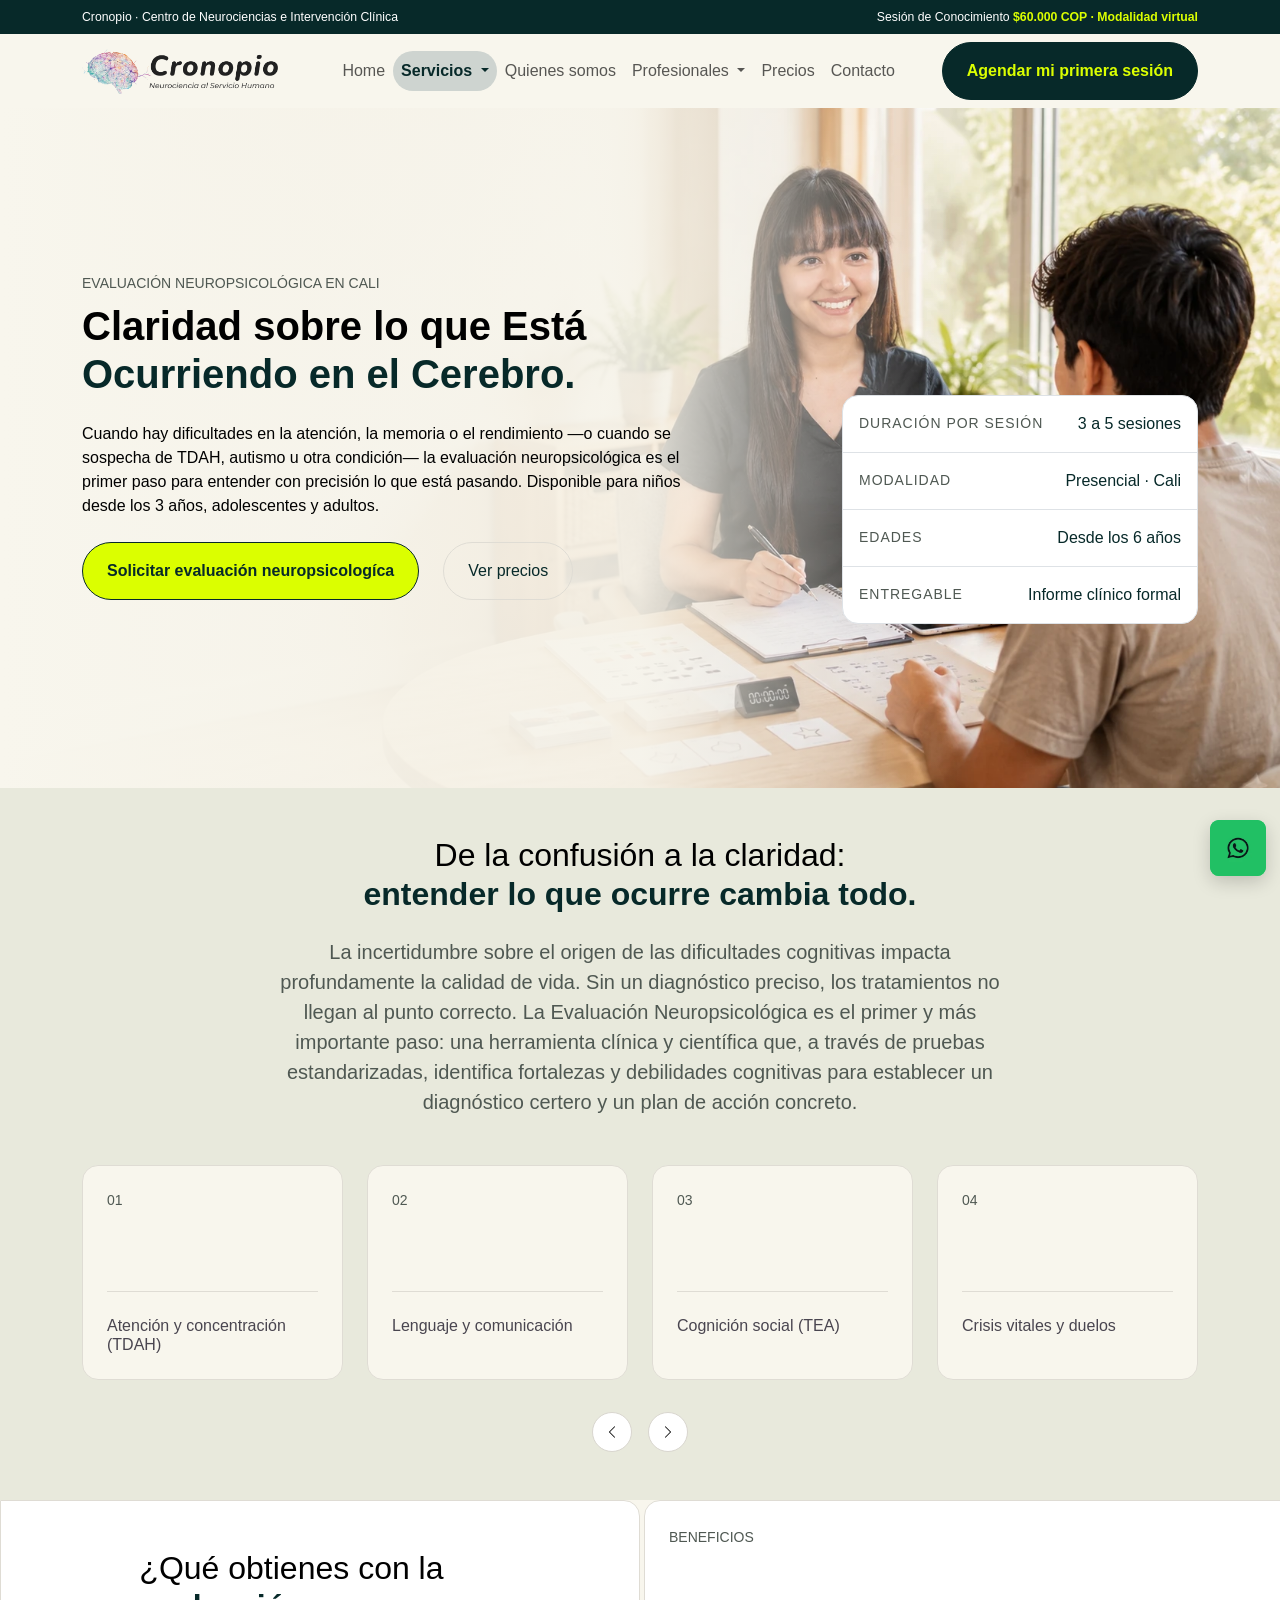
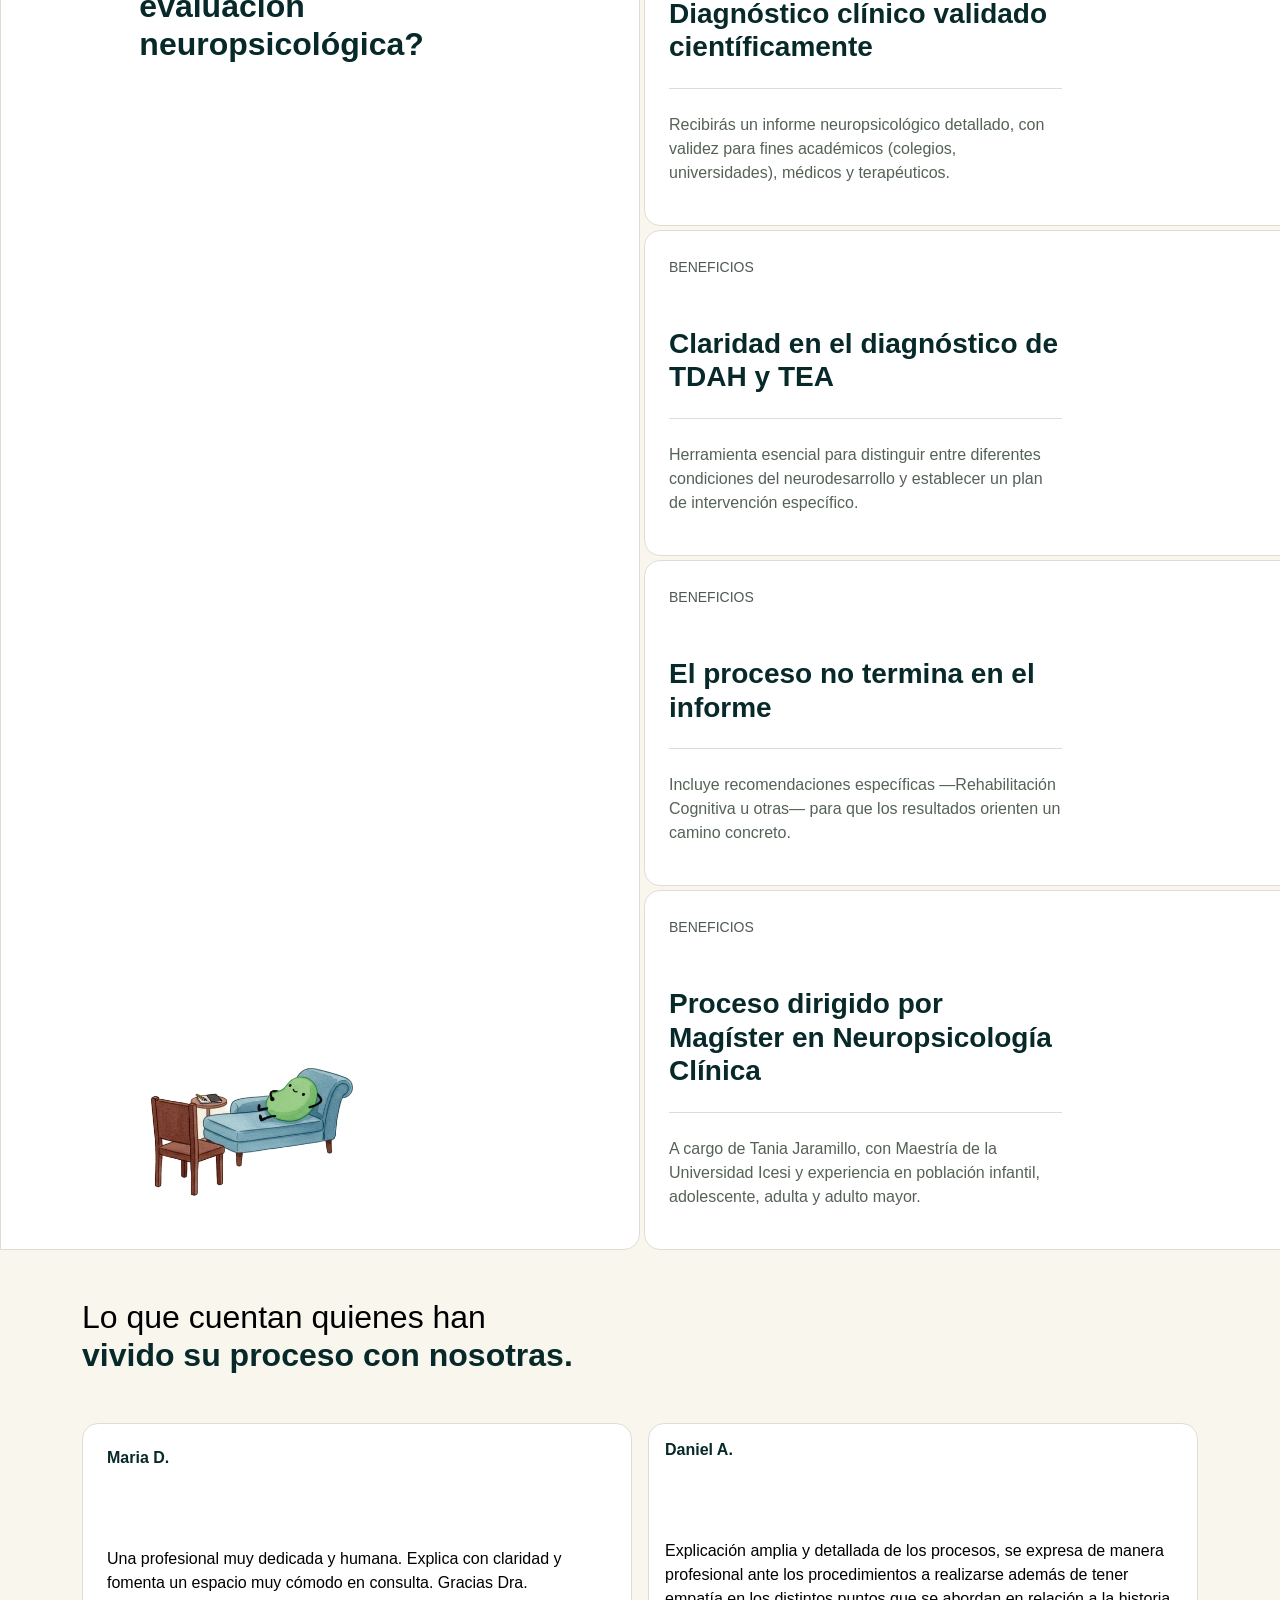
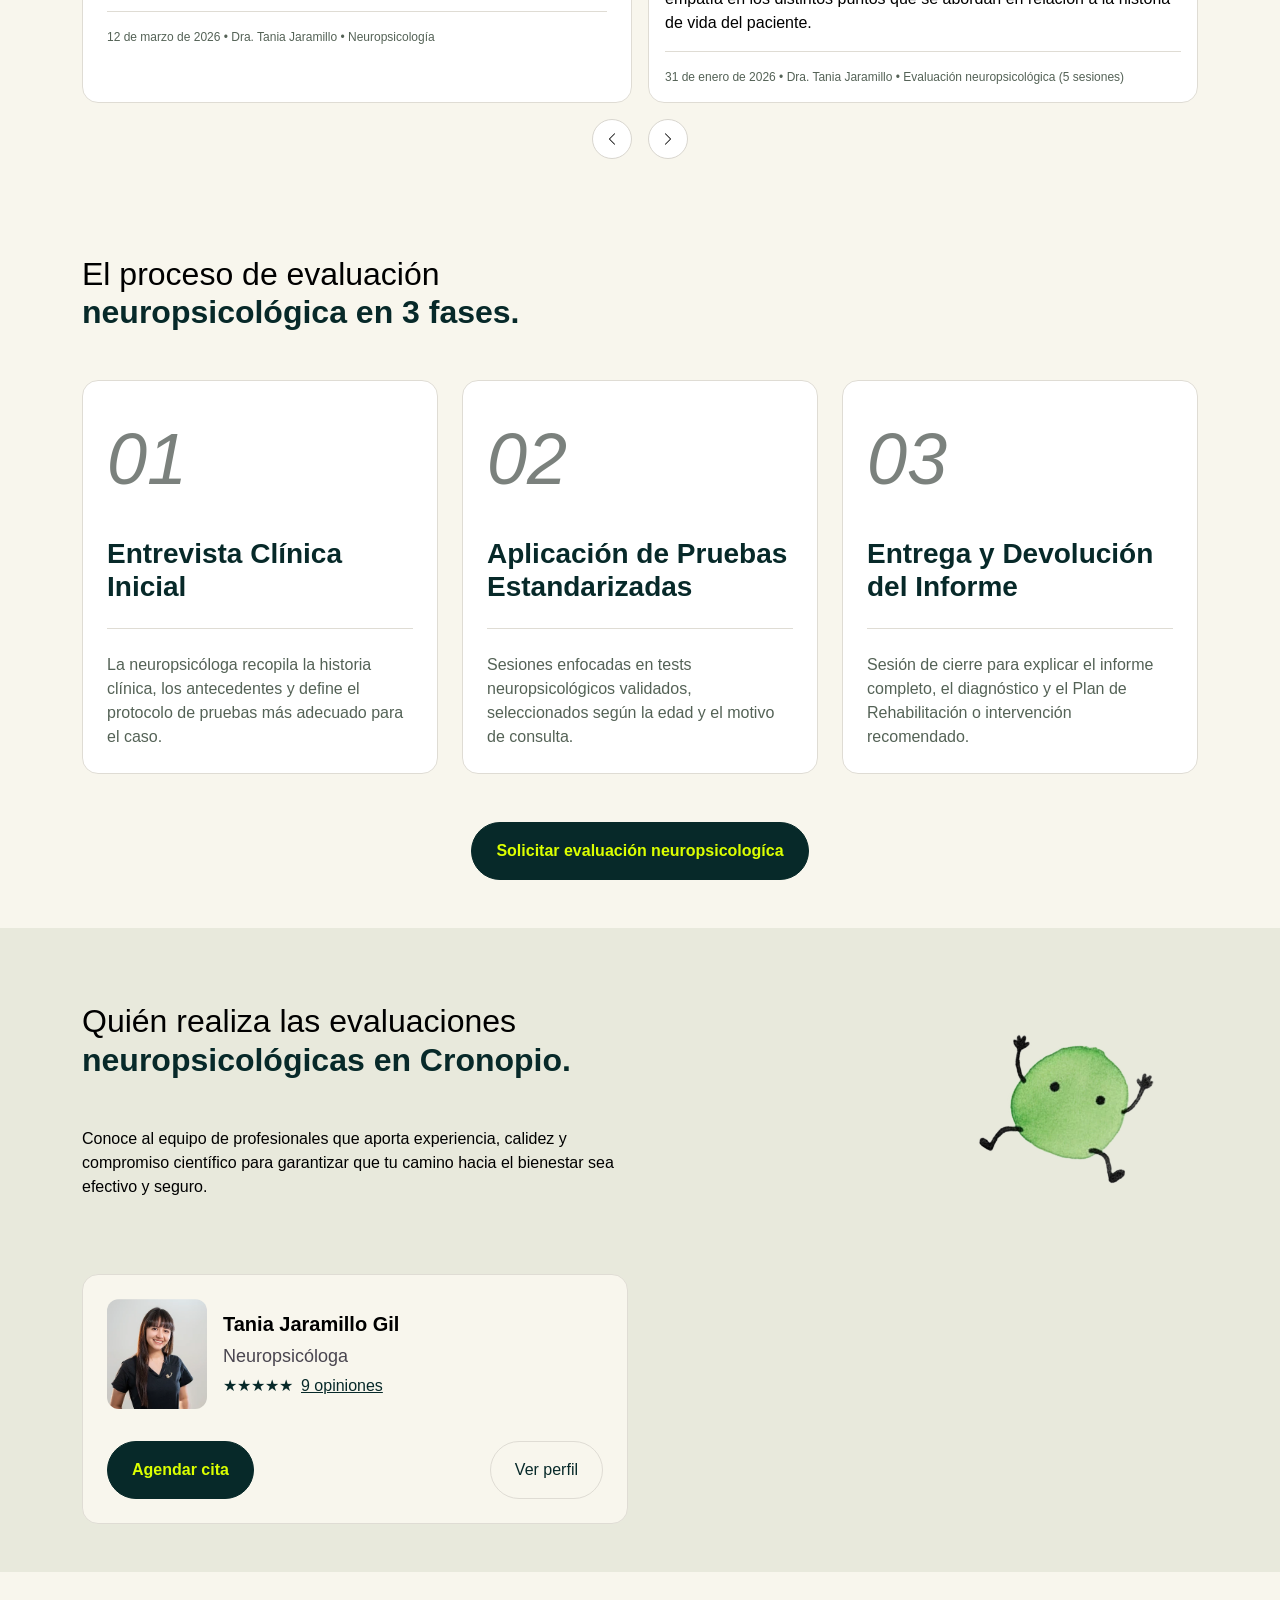
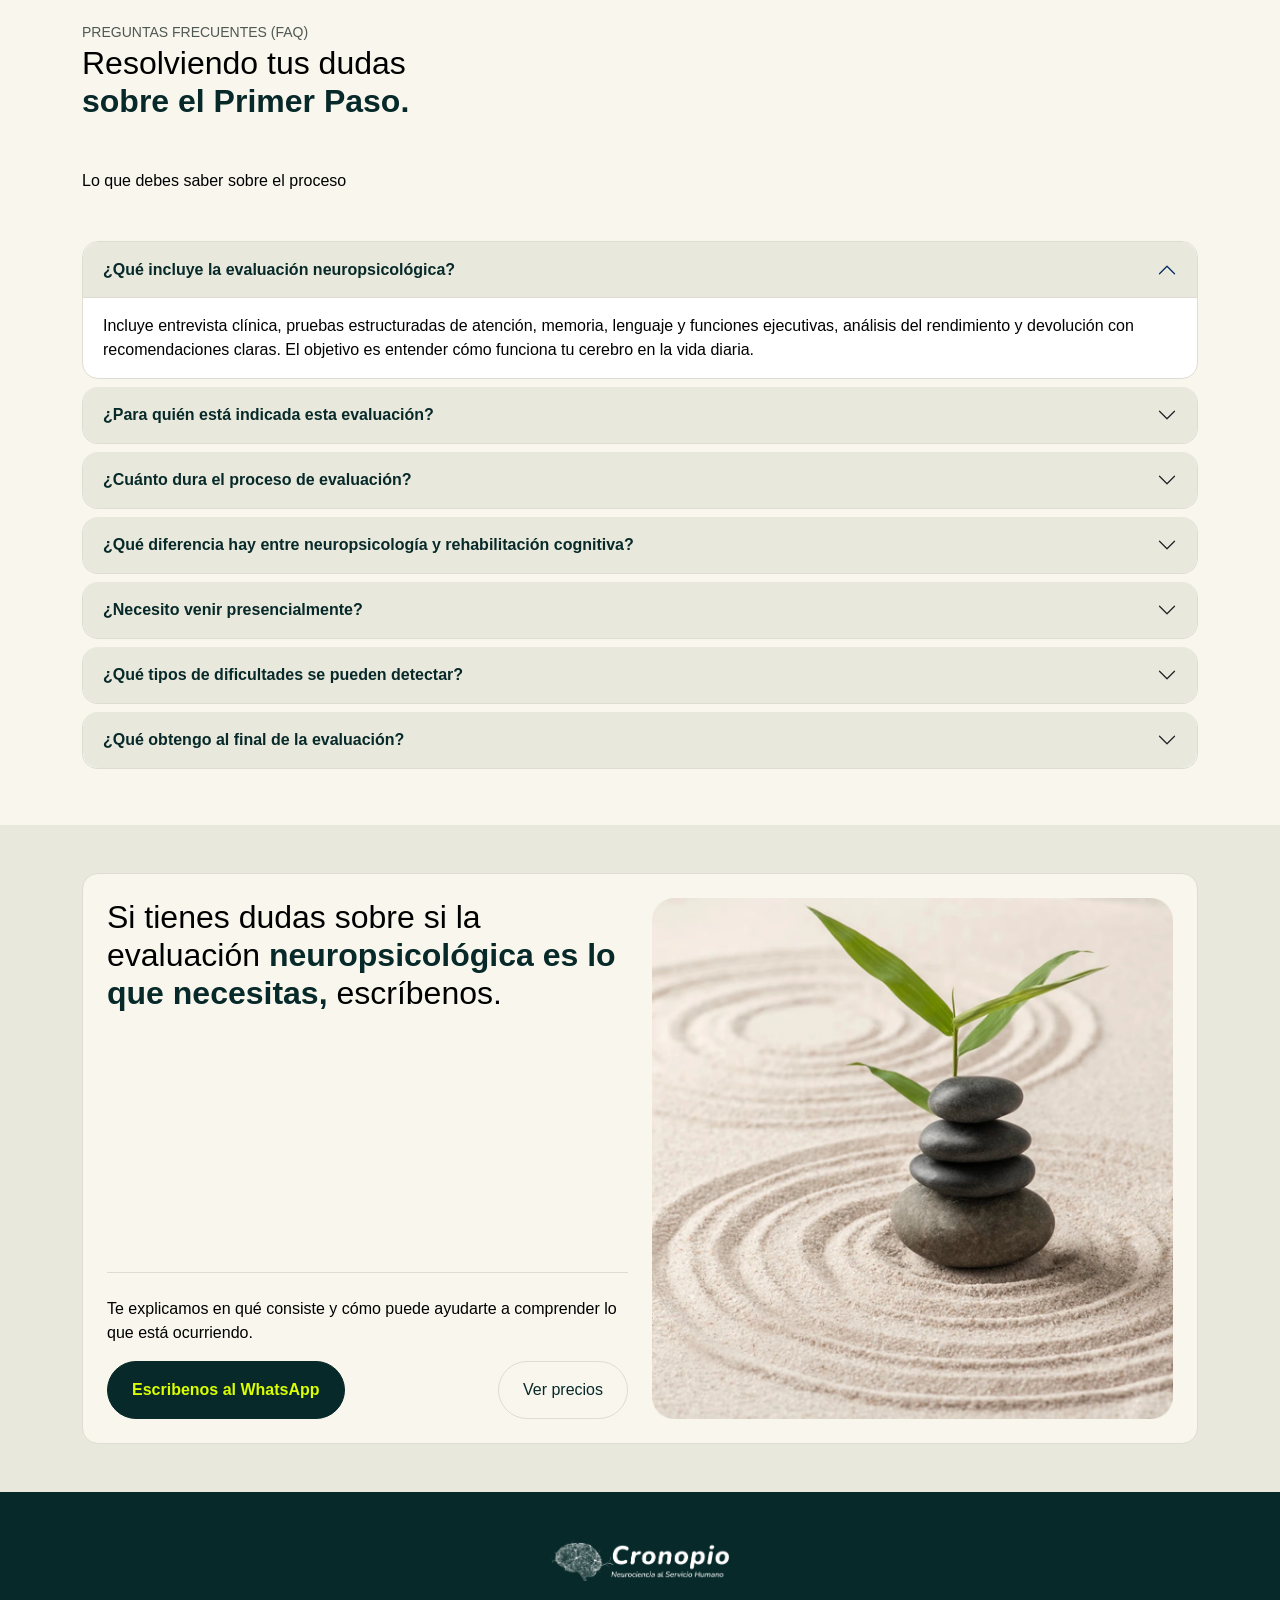
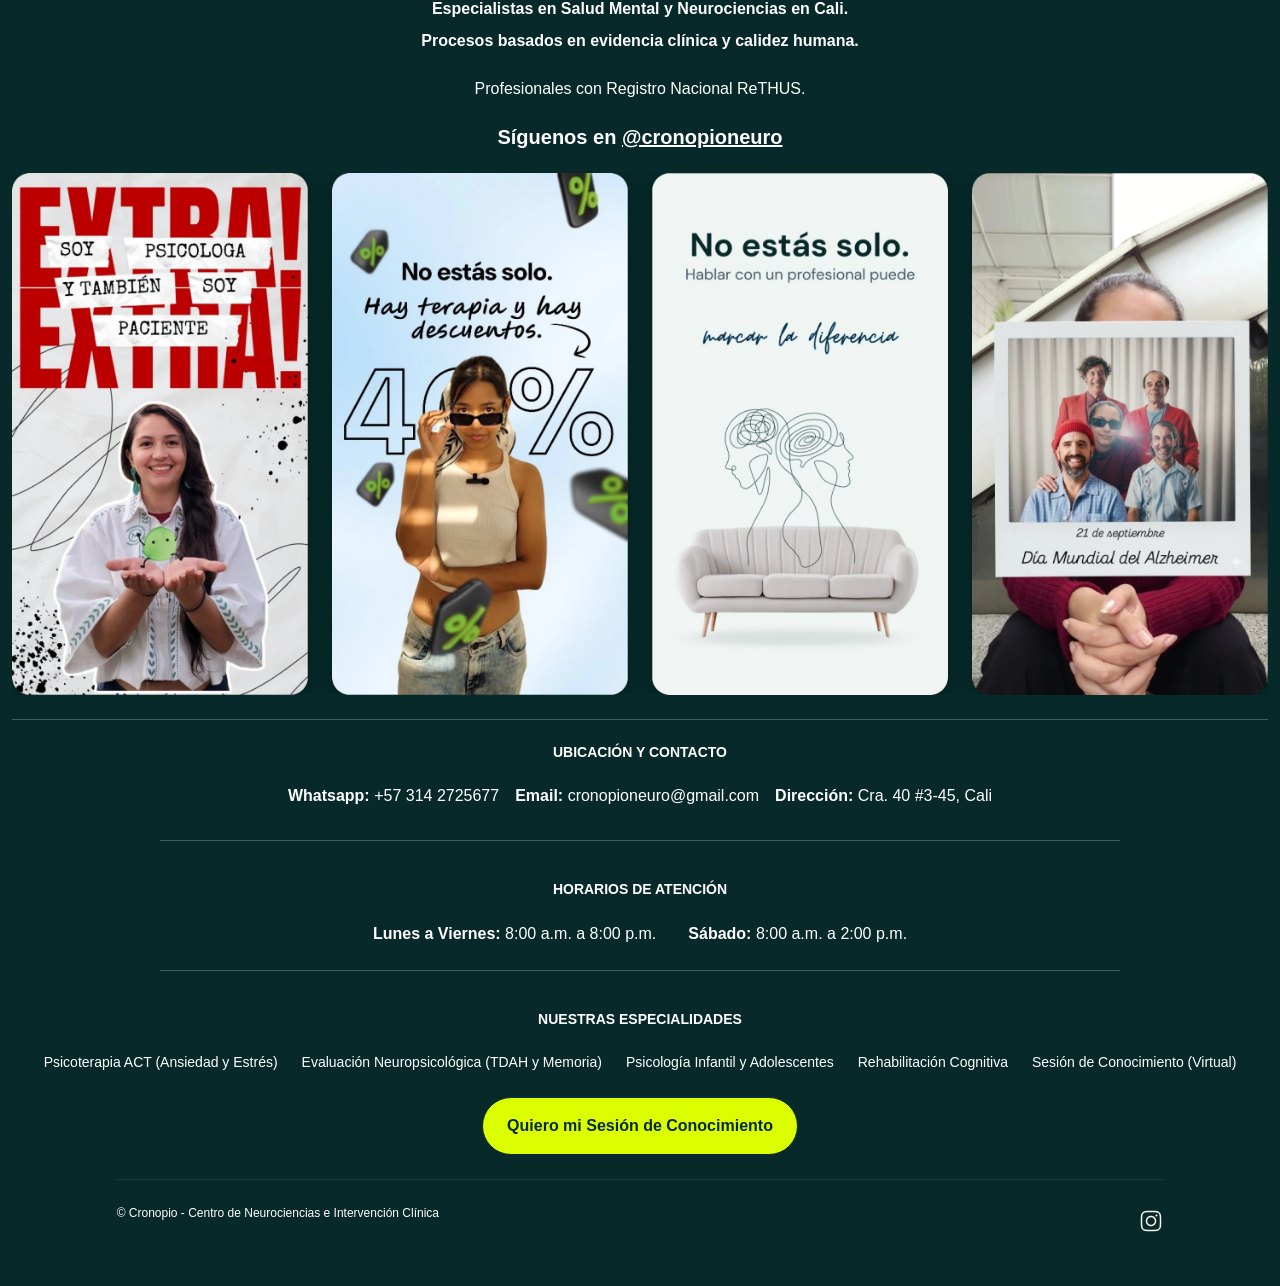
<file: neuropsicologia.html>
<!DOCTYPE html>
<html lang="es">

<head>
    <meta charset="UTF-8">
    <meta name="viewport" content="width=device-width, initial-scale=1.0">
    <title>Evaluación Neuropsicológica en Cali | Cronopio Neuro</title>
    <!-- Meta tags para SEO y compartir en redes -->
    <meta name="description"
        content="Evaluación neuropsicológica en Cali para TDAH, memoria, atención, lenguaje y funciones ejecutivas, con enfoque clínico y diagnóstico preciso.">
    <meta name="keywords"
        content="evaluación neuropsicológica, TDAH, memoria, atención, lenguaje, funciones ejecutivas, neuropsicología, Cali">
    <meta name="author" content="Cronopio Neuro">

    <!-- Open Graph (para WhatsApp, Facebook, etc.) -->
    <meta property="og:type" content="website">
    <meta property="og:url" content="https://cronopioneuro.com/neuropsicologia.html">
    <meta property="og:title" content="Evaluación Neuropsicológica en Cali | Cronopio Neuro">
    <meta property="og:description"
        content="Servicio de evaluación neuropsicológica en Cali para TDAH, memoria, atención y funciones cognitivas con diagnóstico clínico preciso.">
    <meta property="og:image" content="assets/img/cronopio-neuro-logo.webp">
    <meta property="og:image:width" content="1200">
    <meta property="og:image:height" content="630">
    <link rel="icon" type="image/webp" href="assets/img/cronopio-neuro-logo.webp">
    <link href="https://cdn.jsdelivr.net/npm/bootstrap@5.3.2/dist/css/bootstrap.min.css" rel="stylesheet">
    <link href="https://unpkg.com/aos@2.3.1/dist/aos.css" rel="stylesheet">
    <link rel="stylesheet" href="./assets/estilos/style.css">

    <!-- Código Schema para Neuropsicología -->
    <script type="application/ld+json">
{
  "@context": "https://schema.org",
  "@type": "MedicalWebPage",
  "name": "Neuropsicología - Evaluación y Consulta Individual | Cronopio Neuro",
  "url": "https://cronopioneuro.com/neuropsicologia.html",
  "description": "Evaluación neuropsicológica presencial y consulta individual en Cali para diagnóstico y rehabilitación cognitiva en niños, adolescentes y adultos.",
  "mainEntity": {
    "@type": "MedicalService",
    "name": "Neuropsicología",
    "url": "https://cronopioneuro.com/neuropsicologia.html",
    "description": "Servicio de neuropsicología presencial con consulta individual y evaluación completa de 5 sesiones: entrevista, pruebas y entrega de informe.",
    "serviceType": "NeuropsychologicalAssessment",
    "areaServed": "CO",
    "audience": {
      "@type": "Audience",
      "audienceType": "Niños, adolescentes y adultos"
    },
    "offers": [
      {
        "@type": "Offer",
        "price": "150000",
        "priceCurrency": "COP",
        "description": "Consulta individual presencial"
      },
      {
        "@type": "Offer",
        "price": "750000",
        "priceCurrency": "COP",
        "description": "Evaluación neuropsicológica completa presencial de 5 sesiones: 1) entrevista, 2-4) pruebas y 5) entrega de informe"
      }
    ],
    "provider": {
      "@type": "MedicalClinic",
      "name": "Cronopio - Centro de Neurociencias e Intervención Clínica",
      "url": "https://cronopioneuro.com/",
      "telephone": "+573142725677",
      "address": {
        "@type": "PostalAddress",
        "streetAddress": "Cra. 40 #3-45",
        "addressLocality": "Cali",
        "addressRegion": "Valle del Cauca",
        "postalCode": "760001",
        "addressCountry": "CO"
      }
    }
  }
}
</script>
</head>

<body>
    <!-- Topbar Promocional -->
    <div class="top-bar text-white py-2" data-aos="fade-down" data-aos-delay="100">
        <div class="container d-flex justify-content-between align-items-center small">
            <span class="d-none d-md-inline">Cronopio · Centro de Neurociencias e Intervención Clínica</span>
            <span class="mx-auto mx-md-0 d-block d-md-none text-center">Sesión de Conocimiento <br><strong
                    class="text-lime">$60.000 COP · Modalidad virtual</strong></span>
            <span class="mx-auto mx-md-0 d-none d-md-block">Sesión de Conocimiento
                <strong class="text-lime">$60.000 COP · Modalidad virtual</strong></span>
        </div>
    </div>
    <!-- Header / Navbar -->
    <nav class="navbar navbar-expand-xl sticky-top" data-aos="fade-down" data-aos-delay="100">
        <div class="container">
            <a class="navbar-brand" href="index.html">
                <img src="assets/img/01.hero_image/logo_primary.webp" alt="Cronopio Logo" height="45">
            </a>
            <button class="navbar-toggler" type="button" data-bs-toggle="collapse" data-bs-target="#mainNav">
                <span class="navbar-toggler-icon"></span>
            </button>
            <div class="collapse navbar-collapse" id="mainNav">
                <ul class="navbar-nav mx-auto mb-2 mb-lg-0">
                    <li class="nav-item px-3 py-2 px-lg-0 py-lg-0"><a class="nav-link" href="index.html">Home</a></li>
                    <li class="nav-item dropdown px-3 py-2 px-lg-0 py-lg-0">
                        <a class="nav-link dropdown-toggle active" href="servicios.html" role="button"
                            data-bs-toggle="dropdown" aria-expanded="false">
                            Servicios
                        </a>
                        <ul class="dropdown-menu background-neutro-050 p-xl-3 rounded-4">
                            <li>
                                <a class="dropdown-item d-flex align-items-start p-xl-3 mb-3 mb-xl-0"
                                    href="cognitivo-conductual.html">
                                    <span class="number me-3 opacity-50 flex-shrink-0">01</span>
                                    <div>
                                        <h4 class="color-text-brand fs-6 mb-1">Psicología ACT / Cognitivo-Conductual
                                        </h4>
                                        <p class="d-none d-lg-block small text-secondary mb-0">Terapia te aceptación y
                                            compromiso para ansiedad, <br> depresión, dependen... </p>
                                    </div>
                                </a>
                            </li>
                            <li>
                                <a class="dropdown-item d-flex align-items-start p-xl-3 mb-3 mb-xl-0"
                                    href="psicologia-infantil.html">
                                    <span class="number me-3 opacity-50 flex-shrink-0">02</span>
                                    <div>
                                        <h4 class="color-text-brand fs-6 mb-1">Psicología Infantil</h4>
                                        <p class="d-none d-lg-block small text-secondary mb-0">Acompañamiento
                                            especializado para niños y familias.</p>
                                    </div>
                                </a>
                            </li>
                            <li>
                                <a class="dropdown-item d-flex align-items-start p-xl-3 mb-3 mb-xl-0"
                                    href="neuropsicologia.html">
                                    <span class="number me-3 opacity-50 flex-shrink-0">03</span>
                                    <div>
                                        <h4 class="color-text-brand fs-6 mb-1">Neuropsicologia</h4>
                                        <p class="d-none d-lg-block small text-secondary mb-0">Diagnostico riguroso de
                                            TDAH, TEA, Demencias, <br> Epilepsia y secuelas cog...
                                    </div>
                                </a>
                            </li>
                            <li>
                                <a class="dropdown-item d-flex align-items-start p-xl-3 mb-3 mb-xl-0"
                                    href="rehabilitacion-cognitiva.html">
                                    <span class="number me-3 opacity-50 flex-shrink-0">04</span>
                                    <div>
                                        <h4 class="color-text-brand fs-6 mb-1">Rehabilitación Cognitiva</h4>
                                        <p class="d-none d-lg-block small text-secondary mb-0">Entrenamiento de
                                            atención, memoria, lenguaje <br> y funciones ejecutivas co... </p>
                                    </div>
                                </a>
                            </li>
                            <li>
                                <a class="dropdown-item d-flex align-items-start p-xl-3 mb-3 mb-xl-0"
                                    href="sesion-conocimiento.html">
                                    <span class="number me-3 opacity-50 flex-shrink-0">05</span>
                                    <div>
                                        <h4 class="color-text-brand fs-6 mb-1">Sesión de conocimiento</h4>
                                        <p class="d-none d-lg-block small text-secondary mb-0">Primer contacto para
                                            orientar tu proceso.
                                        </p>
                                    </div>
                                </a>
                            </li>
                            <div class="divider mb-4"></div>
                            <li class="dropdown-item-wrapper px-lg-3 mb-md-0 mb-lg-3 mb-xl-2">
                                <a href="servicios.html" class="btn-link p-0 border-0 text-decoration-none">Ver todos
                                    los
                                    servicios</a>
                            </li>
                        </ul>
                    </li>
                    <li class="nav-item px-3 py-2 px-lg-0 py-lg-0"><a class="nav-link" href="quienes-somos.html">Quienes
                            somos</a></li>
                    <li class="nav-item dropdown px-3 py-2 px-lg-0 py-lg-0">
                        <a class="nav-link dropdown-toggle" href="profesionales.html" role="button"
                            data-bs-toggle="dropdown" aria-expanded="false">
                            Profesionales
                        </a>
                        <ul class="dropdown-menu background-neutro-050 p-xl-3 rounded-4">
                            <li>
                                <a class="dropdown-item d-flex align-items-start p-xl-3 mb-3 mb-xl-0"
                                    href="tania-jaramillo.html">
                                    <span class="number me-3 opacity-50 flex-shrink-0">01</span>
                                    <div>
                                        <h4 class="color-text-brand fs-6 mb-1">Tania Jaramillo
                                        </h4>
                                        <p class="d-none d-lg-block small text-secondary mb-0">Experta en evaluación
                                            neuropsicológica <br> en niños, adolescentes, adultos y adultos mayores.
                                        </p>
                                    </div>
                                </a>
                            </li>
                            <li>
                                <a class="dropdown-item d-flex align-items-start p-xl-3 mb-3 mb-xl-0"
                                    href="natalia-zapata.html">
                                    <span class="number me-3 opacity-50 flex-shrink-0">02</span>
                                    <div>
                                        <h4 class="color-text-brand fs-6 mb-1">Natalia Zapata</h4>
                                        <p class="d-none d-lg-block small text-secondary mb-0">Psicologa con énfasis en
                                            psicología clínica <br> y Terapia de Aceptación y Compromiso (ACT)
                                        </p>
                                    </div>
                                </a>
                            </li>
                            <li>
                                <a class="dropdown-item d-flex align-items-start p-xl-3 mb-3 mb-xl-0"
                                    href="isabela-carrejo.html">
                                    <span class="number me-3 opacity-50 flex-shrink-0">03</span>
                                    <div>
                                        <h4 class="color-text-brand fs-6 mb-1">Isabela Carrejo</h4>
                                        <p class="d-none d-lg-block small text-secondary mb-0">Psicóloga experta en la
                                            evaluación e intervención <br> de problemáticas en adolescentes
                                            y adultos.</p>
                                    </div>
                                </a>
                            </li>
                            <li>
                                <a class="dropdown-item d-flex align-items-start p-xl-3 mb-3 mb-xl-0"
                                    href="alejandra-abad.html">
                                    <span class="number me-3 opacity-50 flex-shrink-0">04</span>
                                    <div>
                                        <h4 class="color-text-brand fs-6 mb-1">Alejandra Abad</h4>
                                        <p class="d-none d-lg-block small text-secondary mb-0">Experta en evaluación
                                            cognitiva y terapia <br> de adultos con enfoque ACT.
                                        </p>
                                    </div>
                                </a>
                            </li>
                            <div class="divider mb-4"></div>
                            <li class="dropdown-item-wrapper px-lg-3 mb-md-0 mb-lg-3 mb-xl-2">
                                <a href="profesionales.html" class="btn-link p-0 border-0 text-decoration-none">Ver
                                    todas los
                                    profesionales</a>
                            </li>
                        </ul>
                    </li>
                    <li class="nav-item px-3 py-2 px-lg-0 py-lg-0"><a class="nav-link" href="precios.html">Precios</a>
                    </li>
                    <li class="nav-item px-3 py-2 px-lg-0 py-lg-0"><a class="nav-link" href="contacto.html">Contacto</a>
                    </li>
                </ul>
                <div class="d-flex p-3 p-lg-0">
                    <a class="zl-facility-url btn btn-primary"
                        href="https://www.doctoralia.co/tania-jaramillo-gil/neuropsicologo/cali#profile-pricing"
                        target="_blank" rel="nofollow"
                        data-zlw-facility="cronopio-centro-de-neurociencias-e-intervencion-clinica"
                        data-zlw-type="facility-button-with-saas-only" data-zlw-saas-only="true"
                        data-zlw-a11y-title="Widget de reserva de citas médicas">Agendar mi primera sesión</a>
                </div>
            </div>
        </div>
    </nav>
    <!-- Hero Section -->
    <section
        class="hero-section pt-4 pe-0 pt-md-0 hero-degradado position-relative overflow-hidden d-flex flex-column d-md-flex flex-md-column justify-content-md-center"
        data-aos="fade-in" data-aos-delay="300">
        <img src="assets/img/09.banner-servicios/banner-neuro.webp"
            alt="tania jaramillo neuropsicologa en cali especialista en evaluacion neuropsicologica para tdah, memoria, atencion y funciones ejecutivas"
            class="hero-imagen-adaptativa order-last order-lg-first" loading="eager" fetchpriority="high" width="1440"
            height="500">
        <div class="container position-relative z-1">
            <div class="row align-items-md-end g-4" data-aos="fade-in" data-aos-delay="300">
                <!-- Columna Texto -->
                <div class="col-lg-6 col-xl-7">
                    <p class="text-uppercase small text-muted mb-2 ls-1">Evaluación Neuropsicológica en Cali</p>
                    <h1 class="d-block d-xl-none color-text-primary fw-bold mb-4 main-title">Claridad sobre lo que Está
                        <span class="color-text-brand">Ocurriendo en el Cerebro.</span>
                    </h1>
                    <h1 class="d-none d-xl-block color-text-primary fw-bold mb-4 main-title">Claridad sobre lo que Está
                        <br>
                        <span class="color-text-brand">Ocurriendo en el Cerebro.</span>
                    </h1>
                    <p class="color-text-primary hero-description mb-4">
                        Cuando hay dificultades en la atención, la memoria o el rendimiento —o cuando se sospecha de
                        TDAH, autismo u otra condición— la evaluación neuropsicológica es el primer paso para entender
                        con precisión lo que está pasando. Disponible para niños desde los 3 años, adolescentes y
                        adultos.
                    </p>
                    <div
                        class="d-flex flex-wrap justify-content-center justify-content-md-start align-items-center gap-4 mb-4">
                        <a id="zl-url" class="zl-url btn btn-secondary rounded-5 col-12 col-md-auto"
                            href="https://www.doctoralia.co/tania-jaramillo-gil/neuropsicologo/cali#profile-pricing"
                            target="_blank" rel="nofollow" data-zlw-doctor="tania-jaramillo-gil"
                            data-zlw-type="button_calendar_medium" data-zlw-opinion="false"
                            data-zlw-hide-branding="true" data-zlw-saas-only="true"
                            data-zlw-a11y-title="Widget de reserva de citas médicas">Solicitar evaluación
                            neuropsicologíca</a>
                        <a href="precios.html" class="col-12 col-md-auto btn-link text-decoration-none text-center">Ver
                            precios</a>
                    </div>
                </div>
                <!-- Columna Tabla de especificaciones -->
                <div class="col-lg-6 col-xl-4 offset-xl-1" data-aos="fade-up" data-aos-delay="100">
                    <div class="card border rounded-4 p-0 overflow-hidden background-neutro-050">
                        <!-- Fila 1 -->
                        <div class="d-flex justify-content-between align-items-center p-3 border-bottom">
                            <span class="small text-uppercase color-text-light" style="letter-spacing:.07em;">Duración
                                por sesión</span>
                            <span class="color-text-brand">3 a 5 sesiones</span>
                        </div>
                        <!-- Fila 2 -->
                        <div class="d-flex justify-content-between align-items-center p-3 border-bottom">
                            <span class="small text-uppercase color-text-light"
                                style="letter-spacing:.07em;">Modalidad</span>
                            <span class="color-text-brand">Presencial · Cali</span>
                        </div>
                        <!-- Fila 3 -->
                        <div class="d-flex justify-content-between align-items-center p-3 border-bottom">
                            <span class="small text-uppercase color-text-light"
                                style="letter-spacing:.07em;">Edades</span>
                            <span class="color-text-brand">Desde los 6 años</span>
                        </div>
                        <!-- Fila 4 -->
                        <div class="d-flex justify-content-between align-items-center p-3">
                            <span class="small text-uppercase color-text-light"
                                style="letter-spacing:.07em;">Entregable</span>
                            <span class="color-text-brand">Informe clínico formal</span>
                        </div>
                    </div>
                </div>
            </div>
        </div>
    </section>
    <!-- Sección de situaciones -->
    <section class="seccion-situaciones grid-cards py-5 background-neutro-150">
        <div class="container">
            <div class="row justify-content-center mb-5 text-center" data-aos="fade-in" data-aos-delay="300">
                <div class="col-12 col-lg-9 col-xl-8">
                    <h2 class="mb-4 color-text-primary">
                        De la confusión a la claridad:<br>
                        <span class="fw-bold color-text-brand">entender lo que ocurre cambia todo.</span>
                    </h2>
                    <p class="color-text-light mb-0 fs-5">
                        La incertidumbre sobre el origen de las dificultades cognitivas impacta profundamente la calidad
                        de vida. Sin un diagnóstico preciso, los tratamientos no llegan al punto correcto. La Evaluación
                        Neuropsicológica es el primer y más importante paso: una herramienta clínica y científica que, a
                        través de pruebas estandarizadas, identifica fortalezas y debilidades cognitivas para establecer
                        un diagnóstico certero y un plan de acción concreto.
                    </p>
                </div>
            </div>
            <!-- Carousel mobile -->
            <div id="carruselMobile" class="carousel slide d-block d-md-none carrusel-mobile" data-bs-ride="false"
                data-bs-interval="false">
                <div class="carousel-inner mb-4">
                    <div class="carousel-item active">
                        <div class="card situation-card p-4 h-100">
                            <span class="numero color-text-light text-uppercase">01</span>
                            <div class="divider mb-4"></div>
                            <div class="body-card">
                                <h3 class="mb-0 color-text-secondary fs-6">Atención y concentración (TDAH)</h3>
                            </div>
                        </div>
                    </div>
                    <div class="carousel-item">
                        <div class="card situation-card p-4 h-100">
                            <span class="numero color-text-light text-uppercase">02</span>
                            <div class="divider mb-4"></div>
                            <div class="body-card">
                                <h3 class="mb-0 color-text-secondary fs-6">Lenguaje y comunicación</h3>
                            </div>
                        </div>
                    </div>
                    <div class="carousel-item">
                        <div class="card situation-card p-4 h-100">
                            <span class="numero color-text-light text-uppercase">03</span>
                            <div class="divider mb-4"></div>
                            <div class="body-card">
                                <h3 class="mb-0 color-text-secondary fs-6">Cognición social (TEA)</h3>
                            </div>
                        </div>
                    </div>
                    <div class="carousel-item">
                        <div class="card situation-card p-4 h-100">
                            <span class="numero color-text-light text-uppercase">04</span>
                            <div class="divider mb-4"></div>
                            <div class="body-card">
                                <h3 class="mb-0 color-text-secondary fs-6">Crisis vitales y duelos</h3>
                            </div>
                        </div>
                    </div>
                    <div class="carousel-item">
                        <div class="card situation-card p-4 h-100">
                            <span class="numero color-text-light text-uppercase">05</span>
                            <div class="divider mb-4"></div>
                            <div class="body-card">
                                <h3 class="mb-0 color-text-secondary fs-6">Memoria verbal y visual</h3>
                            </div>
                        </div>
                    </div>
                    <div class="carousel-item">
                        <div class="card situation-card p-4 h-100">
                            <span class="numero color-text-light text-uppercase">06</span>
                            <div class="divider mb-4"></div>
                            <div class="body-card">
                                <h3 class="mb-0 color-text-secondary fs-6">Funciones ejecutivas (planificación, control
                                    de impulsos)</h3>
                            </div>
                        </div>
                    </div>
                    <div class="carousel-item">
                        <div class="card situation-card p-4 h-100">
                            <span class="numero color-text-light text-uppercase">07</span>
                            <div class="divider mb-4"></div>
                            <div class="body-card">
                                <h3 class="mb-0 color-text-secondary fs-6">Epilepsia y secuelas cognitivas por daño
                                    cerebral</h3>
                            </div>
                        </div>
                    </div>
                    <div class="carousel-item">
                        <div class="card situation-card p-4 h-100">
                            <span class="numero color-text-light text-uppercase">08</span>
                            <div class="divider mb-4"></div>
                            <div class="body-card">
                                <h3 class="mb-0 color-text-secondary fs-6">Desarrollo personal y autoconocimiento</h3>
                            </div>
                        </div>
                    </div>
                </div>
                <div class="p-4">
                    <button class="carousel-control-prev" type="button" data-bs-target="#carruselMobile"
                        data-bs-slide="prev">
                        <span class="carousel-control-prev-icon" aria-hidden="true"></span>
                        <span class="visually-hidden">Anterior</span>
                    </button>
                    <button class="carousel-control-next" type="button" data-bs-target="#carruselMobile"
                        data-bs-slide="next">
                        <span class="carousel-control-next-icon" aria-hidden="true"></span>
                        <span class="visually-hidden">Siguiente</span>
                    </button>
                </div>
            </div>
            <!-- Carousel desktop -->
            <div id="carruselDesktop" class="carousel slide d-none d-md-block carrusel-desktop" data-bs-ride="false"
                data-bs-interval="false">
                <div class="carousel-inner mb-4">
                    <div class="carousel-item active">
                        <div class="row row-cols-md-2 g-4">
                            <div class="col-lg-3" data-aos="fade-up" data-aos-delay="100">
                                <div class="card situation-card p-4 h-100 w-100">
                                    <span class="numero color-text-light text-uppercase">01</span>
                                    <div class="divider mb-4"></div>
                                    <div class="body-card">
                                        <h3 class="mb-0 color-text-secondary fs-6">Atención y concentración (TDAH)</h3>
                                    </div>
                                </div>
                            </div>
                            <div class="col-lg-3" data-aos="fade-up" data-aos-delay="200">
                                <div class="card situation-card p-4 h-100 w-100">
                                    <span class="numero color-text-light text-uppercase">02</span>
                                    <div class="divider mb-4"></div>
                                    <div class="body-card">
                                        <h3 class="mb-0 color-text-secondary fs-6">Lenguaje y comunicación</h3>
                                    </div>
                                </div>
                            </div>
                            <div class="col-lg-3" data-aos="fade-up" data-aos-delay="300">
                                <div class="card situation-card p-4 h-100 w-100">
                                    <span class="numero color-text-light text-uppercase">03</span>
                                    <div class="divider mb-4"></div>
                                    <div class="body-card">
                                        <h3 class="mb-0 color-text-secondary fs-6">Cognición social (TEA)</h3>
                                    </div>
                                </div>
                            </div>
                            <div class="col-lg-3" data-aos="fade-up" data-aos-delay="400">
                                <div class="card situation-card p-4 h-100 w-100">
                                    <span class="numero color-text-light text-uppercase">04</span>
                                    <div class="divider mb-4"></div>
                                    <div class="body-card">
                                        <h3 class="mb-0 color-text-secondary fs-6">Crisis vitales y duelos</h3>
                                    </div>
                                </div>
                            </div>
                        </div>
                    </div>
                    <div class="carousel-item">
                        <div class="row row-cols-md-2 g-4">
                            <div class="col-lg-3">
                                <div class="card situation-card p-4 h-100 w-100">
                                    <span class="numero color-text-light text-uppercase">05</span>
                                    <div class="divider mb-4"></div>
                                    <div class="body-card">
                                        <h3 class="mb-0 color-text-secondary fs-6">Memoria verbal y visual</h3>
                                    </div>
                                </div>
                            </div>
                            <div class="col-lg-3">
                                <div class="card situation-card p-4 h-100 w-100">
                                    <span class="numero color-text-light text-uppercase">06</span>
                                    <div class="divider mb-4"></div>
                                    <div class="body-card">
                                        <h3 class="mb-0 color-text-secondary fs-6">Funciones ejecutivas (planificación,
                                            control de impulsos)</h3>
                                    </div>
                                </div>
                            </div>
                            <div class="col-lg-3">
                                <div class="card situation-card p-4 h-100 w-100">
                                    <span class="numero color-text-light text-uppercase">07</span>
                                    <div class="divider mb-4"></div>
                                    <div class="body-card">
                                        <h3 class="mb-0 color-text-secondary fs-6">Epilepsia y secuelas cognitivas por
                                            daño cerebral</h3>
                                    </div>
                                </div>
                            </div>
                            <div class="col-lg-3">
                                <div class="card situation-card p-4 h-100 w-100">
                                    <span class="numero color-text-light text-uppercase">08</span>
                                    <div class="divider mb-4"></div>
                                    <div class="body-card">
                                        <h3 class="mb-0 color-text-secondary fs-6">Desarrollo personal y
                                            autoconocimiento</h3>
                                    </div>
                                </div>
                            </div>
                        </div>
                    </div>
                </div>
                <div class="p-4">
                    <button class="carousel-control-prev" type="button" data-bs-target="#carruselDesktop"
                        data-bs-slide="prev">
                        <span class="carousel-control-prev-icon" aria-hidden="true"></span>
                        <span class="visually-hidden">Anterior</span>
                    </button>
                    <button class="carousel-control-next" type="button" data-bs-target="#carruselDesktop"
                        data-bs-slide="next">
                        <span class="carousel-control-next-icon" aria-hidden="true"></span>
                        <span class="visually-hidden">Siguiente</span>
                    </button>
                </div>
            </div>
        </div>
    </section>
    <!-- Sección de beneficios -->
    <section class="seccion-beneficios">
        <div class="container-fluid p-0">
            <div class="beneficios-wrapper d-flex flex-column flex-md-row align-items-stretch">
                <!-- ── Columna / Card izquierda: título + imagen ── -->
                <div class="card-titulo-beneficios background-neutro-050 p-3 p-md-5 col-md-6" data-aos="fade-in"
                    data-aos-delay="300">
                    <div class="col-xl-10 offset-xl-2 h-100 d-flex flex-column justify-content-md-between">
                        <h2 class="color-text-primary mb-5">
                            ¿Qué obtienes con la<br>
                            <span class="fw-bold color-text-brand">evaluación neuropsicológica?</span>
                        </h2>
                        <!-- Imagen mascota -->
                        <img src="assets/img/06.beneficios/Mascota-Cronopio.webp"
                            alt="Mascota Cronopio recostada en diván" class="imagen-mascota-beneficios">
                    </div>
                </div>
                <!-- ── Columna / Lista de 4 cards derecha ── -->
                <div class="beneficios-lista col-md-6">
                    <div class="card-beneficio background-neutro-050 p-3 p-md-4" data-aos="fade-up"
                        data-aos-delay="100">
                        <div class="col-xl-8">
                            <span class="numero small color-text-light text-uppercase">Beneficios</span>
                            <div class="card-body mt-5">
                                <h3 class="fw-bold mb-4 color-text-brand">Diagnóstico clínico validado científicamente
                                </h3>
                                <div class="divider mb-4"></div>
                                <p class="color-text">Recibirás un informe neuropsicológico detallado, con validez para
                                    fines académicos (colegios, universidades), médicos y terapéuticos.
                                </p>
                            </div>
                        </div>
                    </div>
                    <div class="card-beneficio background-neutro-050 p-3 p-md-4" data-aos="fade-up"
                        data-aos-delay="100">
                        <div class="col-xl-8">
                            <span class="numero small color-text-light text-uppercase">Beneficios</span>
                            <div class="card-body mt-5">
                                <h3 class="fw-bold mb-4 color-text-brand">Claridad en el diagnóstico de TDAH y TEA</h3>
                                <div class="divider mb-4"></div>
                                <p class="color-text">Herramienta esencial para distinguir entre diferentes condiciones
                                    del neurodesarrollo y establecer un plan de intervención específico.</p>
                            </div>
                        </div>
                    </div>
                    <div class="card-beneficio background-neutro-050 p-3 p-md-4" data-aos="fade-up"
                        data-aos-delay="100">
                        <div class="col-xl-8">
                            <span class="numero small color-text-light text-uppercase">Beneficios</span>
                            <div class="card-body mt-5">
                                <h3 class="fw-bold mb-4 color-text-brand">El proceso no termina en el informe</h3>
                                <div class="divider mb-4"></div>
                                <p class="color-text">Incluye recomendaciones específicas —Rehabilitación Cognitiva u
                                    otras— para que los resultados orienten un camino concreto.</p>
                            </div>
                        </div>
                    </div>
                    <div class="card-beneficio background-neutro-050 p-3 p-md-4" data-aos="fade-up"
                        data-aos-delay="100">
                        <div class="col-xl-8">
                            <span class="numero small color-text-light text-uppercase">Beneficios</span>
                            <div class="card-body mt-5">
                                <h3 class="fw-bold mb-4 color-text-brand">Proceso dirigido por Magíster en
                                    Neuropsicología Clínica</h3>
                                <div class="divider mb-4"></div>
                                <p class="color-text">A cargo de Tania Jaramillo, con Maestría de la Universidad Icesi y
                                    experiencia en población infantil, adolescente, adulta y adulto mayor.
                                </p>
                            </div>
                        </div>
                    </div>
                </div>
            </div>
        </div>
    </section>
    <!-- Sección de testimonios -->
    <section class="seccion-testimonios grid-cards py-5">
        <div class="container">
            <h2 class="mb-5 d-block d-md-none">
                Lo que cuentan quienes han
                <strong class="color-text-brand">vivido su proceso con nosotras.</strong>
            </h2>
            <h2 class="mb-5 d-none d-md-block">
                Lo que cuentan quienes han<br>
                <strong class="color-text-brand">vivido su proceso con nosotras.</strong>
            </h2>
            <div id="carruselTestimonios" class="carousel slide carrusel-testimonios" data-bs-touch="false">
                <div class="carousel-inner">
                    <!-- Slide 1 -->
                    <div class="carousel-item active">
                        <div class="row g-3">
                            <!-- Primera tarjeta: visible en todos los tamaños -->
                            <div class="col-12 col-md-6">
                                <div class="card h-100 background-neutro-050 p-3 p-md-4">
                                    <div class="body-card">
                                        <h3 class="fs-6 fw-bold color-text-brand">Maria D.</h3>
                                        <p class="mb-3">Una profesional muy dedicada y humana. Explica con claridad y
                                            fomenta un espacio muy cómodo en consulta. Gracias Dra.
                                        </p>
                                        <div class="divider mb-3"></div>
                                        <p class="meta-reseña color-text mb-0">12 de marzo de 2026 • Dra. Tania
                                            Jaramillo • Neuropsicología</p>
                                    </div>
                                </div>
                            </div>
                            <!-- Segunda tarjeta: solo visible en tablet+ -->
                            <div class="col-md-6 d-none d-md-block">
                                <div class="card h-100 background-neutro-050 p-3">
                                    <div class="body-card">
                                        <h3 class="fs-6 fw-bold color-text-brand">Daniel A.</h3>
                                        <p class="mb-3">Explicación amplia y detallada de los procesos, se expresa de
                                            manera profesional ante los procedimientos a realizarse además de tener
                                            empatía en
                                            los distintos puntos que se abordan en relación a la historia de vida del
                                            paciente.
                                        </p>
                                        <div class="divider mb-3"></div>
                                        <p class="meta-reseña color-text mb-0">31 de enero de 2026 • Dra. Tania
                                            Jaramillo • Evaluación neuropsicológica (5 sesiones)</p>
                                    </div>
                                </div>
                            </div>
                        </div>
                    </div>
                    <!-- Slide 2: repetir misma estructura con nuevas reseñas -->
                    <div class="carousel-item">
                        <div class="row g-3">
                            <!-- ...más tarjetas -->
                            <div class="col-12 col-md-6">
                                <div class="card h-100 background-neutro-050 p-3 p-md-4">
                                    <div class="body-card">
                                        <h3 class="fs-6 fw-bold color-text-brand">HO.</h3>
                                        <p class="mb-3">La Dra. fue muy amable y clara, se nota su dedicación e hizo
                                            sentir cómodo.
                                        </p>
                                        <div class="divider mb-3"></div>
                                        <p class="meta-reseña color-text mb-0">22 de enero de 2026 • Dra. Tania
                                            Jaramillo • Neuropsicología</p>
                                    </div>
                                </div>
                            </div>
                            <!-- Segunda tarjeta: solo visible en tablet+ -->
                            <div class="col-md-6 d-none d-md-block ">
                                <div class="card h-100 background-neutro-050 p-3">
                                    <div class="body-card">
                                        <h3 class="fs-6 fw-bold color-text-brand">Brenda C.</h3>
                                        <p class="mb-3">Súper. Me sentí cómoda y con mucha confianza. Sentí que estaba
                                            en el lugar que era. Y que necesitaba</p>
                                        <div class="divider mb-3"></div>
                                        <p class="meta-reseña color-text mb-0">7 de enero de 2026 · Dra. Tania Jaramillo
                                            · Evaluación Neuropsicológica</p>
                                    </div>
                                </div>
                            </div>
                        </div>
                    </div>
                    <!-- Slide 3: repetir misma estructura con nuevas reseñas -->
                    <div class="carousel-item">
                        <div class="row g-3">
                            <!-- ...más tarjetas -->
                            <div class="col-12 col-md-6">
                                <div class="card h-100 background-neutro-050 p-3 p-md-4">
                                    <div class="body-card">
                                        <h3 class="fs-6 fw-bold color-text-brand">Luisa I.</h3>
                                        <p class="mb-3">Una profesional íntegra y presta a escuchar y dedicada con sus
                                            pacientes
                                        </p>
                                        <div class="divider mb-3"></div>
                                        <p class="meta-reseña color-text mb-0">9 de mayo de 2026 • Dra. Tania Jaramillo
                                            Gil • Neuropsicología</p>
                                    </div>
                                </div>
                            </div>
                            <!-- Segunda tarjeta: solo visible en tablet+ -->
                            <div class="col-md-6 d-none d-md-block ">
                                <div class="card h-100 background-neutro-050 p-3 p-md-4">
                                    <div class="body-card">
                                        <h3 class="fs-6 fw-bold color-text-brand">Lili a M.</h3>
                                        <p class="mb-3">Mucha amabilidad y empatía muy agradable la visita
                                        </p>
                                        <div class="divider mb-3"></div>
                                        <p class="meta-reseña color-text mb-0">8 de mayo de 2026
                                            • Dra. Tania Jaramillo Gil • Evaluación Neuropsicológica
                                        </p>
                                    </div>
                                </div>
                            </div>
                        </div>
                    </div>
                    <!-- Slide 4: repetir misma estructura con nuevas reseñas -->
                    <div class="carousel-item">
                        <div class="row g-3">
                            <!-- ...más tarjetas -->
                            <div class="col-12 col-md-6">
                                <div class="card h-100 background-neutro-050 p-3 p-md-4">
                                    <div class="body-card">
                                        <h3 class="fs-6 fw-bold color-text-brand">Leonardo Z.</h3>
                                        <p class="mb-3">Una excelente sesión, se nota la experiencia en el campo, su
                                            empatía
                                            con el paciente y una muy buena educación, totalmente recomendada
                                        </p>
                                        <div class="divider mb-3"></div>
                                        <p class="meta-reseña color-text mb-0">21 de febrero de 2026 • Dra. Tania
                                            Jaramillo
                                            • Evaluación neuropsicológica (5 sesiones) </p>
                                    </div>
                                </div>
                            </div>
                            <!-- Segunda tarjeta: solo visible en tablet+ -->
                            <div class="col-md-6 d-none d-md-block ">
                                <div class="card h-100 background-neutro-050 p-3 p-md-4">
                                    <div class="body-card">
                                        <h3 class="fs-6 fw-bold color-text-brand">Viviana</h3>
                                        <p class="mb-3">Excelente y recomendada
                                            Muy profesional y muy atenta</p>
                                        <div class="divider mb-3"></div>
                                        <p class="meta-reseña color-text mb-0">7 de mayo de 2026 • Dra. Tania Jaramillo
                                            Gil
                                            · Neuropsicología</p>
                                    </div>
                                </div>
                            </div>
                        </div>
                    </div>
                </div>
                <button class="carousel-control-prev" type="button" data-bs-target="#carruselTestimonios"
                    data-bs-slide="prev">
                    <span class="carousel-control-prev-icon" aria-hidden="true"></span>
                    <span class="visually-hidden">Anterior</span>
                </button>
                <button class="carousel-control-next" type="button" data-bs-target="#carruselTestimonios"
                    data-bs-slide="next">
                    <span class="carousel-control-next-icon" aria-hidden="true"></span>
                    <span class="visually-hidden">Siguiente</span>
                </button>
            </div>
        </div>
    </section>
    <!-- Sección pasos -->
    <section class="seccion-pasos grid-cards py-5">
        <div class="container">
            <h2 class="mb-5 d-block d-md-none">
                El proceso de evaluación
                <strong class="color-text-brand">neuropsicológica <br> en 3 fases.</strong>
            </h2>
            <h2 class="mb-5 d-none d-md-block">
                El proceso de evaluación <br>
                <strong class="color-text-brand">neuropsicológica en 3 fases.</strong>
            </h2>
            <div class="row g-4">
                <div class="col-12 col-lg-4">
                    <div class="card background-neutro-050 p-4 h-100" data-aos="fade-up" data-aos-delay="100">
                        <span class="numero color-text-light opacity-75">01</span>
                        <div class="body-card">
                            <h3 class="mb-4 fw-bold color-text-brand">Entrevista Clínica Inicial</h3>
                            <div class="divider mb-4"></div>
                            <p class="mb-0 color-text">La neuropsicóloga recopila la historia clínica, los antecedentes
                                y define el protocolo de pruebas más adecuado para el caso.</p>
                        </div>
                    </div>
                </div>
                <div class="col-12 col-lg-4">
                    <div class="card background-neutro-050 p-4 h-100" data-aos="fade-up" data-aos-delay="200">
                        <span class="numero color-text-light opacity-75">02</span>
                        <div class="body-card">
                            <h3 class="mb-4 fw-bold color-text-brand">Aplicación de Pruebas Estandarizadas</h3>
                            <div class="divider mb-4"></div>
                            <p class="mb-0 color-text">Sesiones enfocadas en tests neuropsicológicos validados,
                                seleccionados según la edad y el motivo de consulta.
                            </p>
                        </div>
                    </div>
                </div>
                <div class="col-12 col-lg-4">
                    <div class="card background-neutro-050 p-4 h-100" data-aos="fade-up" data-aos-delay="300">
                        <span class="numero color-text-light opacity-75">03</span>
                        <div class="body-card">
                            <h3 class="mb-4 fw-bold color-text-brand">Entrega y Devolución del Informe</h3>
                            <div class="divider mb-4"></div>
                            <p class="mb-0 color-text">Sesión de cierre para explicar el informe completo, el
                                diagnóstico y el Plan de Rehabilitación o intervención recomendado.</p>
                        </div>
                    </div>
                </div>
            </div>
            <!-- CTA -->
            <div class="d-flex justify-content-center mt-5">
                <a id="zl-url" class="zl-url btn btn-primary rounded-5"
                    href="https://www.doctoralia.co/tania-jaramillo-gil/neuropsicologo/cali#profile-pricing"
                    target="_blank" rel="nofollow" data-zlw-doctor="tania-jaramillo-gil"
                    data-zlw-type="button_calendar_medium" data-zlw-opinion="false" data-zlw-hide-branding="true"
                    data-zlw-saas-only="true" data-zlw-a11y-title="Widget de reserva de citas médicas">Solicitar
                    evaluación neuropsicologíca</a>
            </div>
        </div>
    </section>
    <!-- Sección equipo -->
    <section class="seccion-equipo grid-cards py-5 background-neutro-150">
        <div class="container">
            <!-- Párrafo + mascota: fila desktop, columna mobile (párrafo primero) -->
            <div class="row align-items-center mb-5">
                <div class="col-12 col-md-6">
                    <h2 class="mb-5 d-block d-md-none" data-aos="fade-in" data-aos-delay="300">
                        Quién realiza las evaluaciones
                        <strong class="color-text-brand">neuropsicológicas en Cronopio.</strong>
                    </h2>
                    <h2 class="mb-5 d-none d-md-block" data-aos="fade-in" data-aos-delay="300">
                        Quién realiza las evaluaciones <br>
                        <strong class="color-text-brand">neuropsicológicas en Cronopio.</strong>
                    </h2>
                    <p class="mb-0" data-aos="fade-in" data-aos-delay="300">
                        Conoce al equipo de profesionales que aporta experiencia, calidez y compromiso científico para
                        garantizar que tu camino hacia el bienestar sea efectivo y seguro.
                    </p>
                </div>
                <div class="col-12 col-md-6 d-flex justify-content-md-end justify-content-start mt-3 mt-md-0"
                    data-aos="fade-down" data-aos-delay="300">
                    <img src="assets/img/03.equipo/mascota-cronopio.webp" alt="Mascota Cronopio" class="imagen-mascota"
                        style="width:250px;height:250px;object-fit:contain;">
                </div>
            </div>
            <div class="row g-4">
                <!-- Tania -->
                <div class="col-12 col-md-6">
                    <div class="card p-4 h-100 background-neutro-100" data-aos="fade-up" data-aos-delay="300">
                        <div class="d-flex flex-column flex-md-row gap-3 align-items-start align-items-md-center mb-4">
                            <img src="assets/img/03.equipo/tania-jaramillo.webp" alt="Tania Jaramillo Gil"
                                style="width:100px;height:110px;border-radius:0.75rem;object-fit:cover;flex-shrink:0;">
                            <div>
                                <p class="nombre-profesional mb-1">Tania Jaramillo Gil</p>
                                <p class="especialidad-profesional color-text-secondary mb-1">Neuropsicóloga</p>
                                <div class="d-flex align-items-center gap-1 flex-wrap">
                                    <span class="estrellas me-1 color-text-brand">★★★★★</span>
                                    <button type="button" class="btn btn-link fw-normal p-0 border-0"
                                        data-bs-toggle="modal" data-bs-target="#modalTestimoniosTania">
                                        9 opiniones
                                    </button>
                                </div>
                            </div>
                        </div>
                        <div class="d-flex align-items-center justify-content-between mt-auto pt-2">
                            <a id="zl-url" class="zl-url btn btn-primary rounded-5"
                                href="https://www.doctoralia.co/tania-jaramillo-gil/neuropsicologo/cali#profile-pricing"
                                target="_blank" rel="nofollow" data-zlw-doctor="tania-jaramillo-gil"
                                data-zlw-type="button_calendar_medium" data-zlw-opinion="false"
                                data-zlw-hide-branding="true" data-zlw-saas-only="true"
                                data-zlw-a11y-title="Widget de reserva de citas médicas">Agendar cita</a>
                            <a href="tania-jaramillo.html" class="btn-link text-decoration-none text-center">Ver
                                perfil</a>
                        </div>
                    </div>
                </div>
            </div>
        </div>
        </div>
    </section>
    <!-- Modal testimonios Tania -->
    <div class="modal fade" id="modalTestimoniosTania" data-bs-backdrop="static" data-bs-keyboard="false" tabindex="-1"
        aria-labelledby="modalTestimoniosTaniaLabel" aria-hidden="true">
        <div class="modal-dialog modal-dialog-centered modal-dialog-scrollable">
            <div class="modal-content">
                <div class="modal-header">
                    <h1 class="modal-title fs-5" id="modalTestimoniosTaniaLabel">9 Opiniones</h1>
                    <button type="button" class="btn-close" data-bs-dismiss="modal" aria-label="Close"></button>
                </div>
                <div class="modal-body">
                    <div class="tarjeta-testimonio">
                        <div class="body-card">
                            <h3 class="fs-6 mb-4 fw-bold color-text-brand">Viviana</h3>
                            <p class="mb-3">Excelente y recomendada
                                Muy profesional y muy atenta</p>
                            <div class="divider mb-3"></div>
                            <p class="meta-reseña color-text">7 de mayo de 2026
                                • Cronopio centro de neurociencias e intervención clínica • Consulta por psicología</p>
                        </div>
                    </div>
                    <div class="tarjeta-testimonio">
                        <div class="body-card">
                            <h3 class="fs-6 mb-4 fw-bold color-text-brand">Maria Daniela</h3>
                            <p class="mb-3">Una profesional muy dedicada y humana. Explica con claridad y fomenta un
                                espacio muy cómodo en consulta. Gracias Dra.</p>
                            <div class="divider mb-3"></div>
                            <p class="meta-reseña color-text">12 de marzo de 2026
                                • Cronopio centro de neurociencias e intervención clínica • Neuropsicología</p>
                        </div>
                    </div>
                    <div class="tarjeta-testimonio">
                        <div class="body-card">
                            <h3 class="fs-6 mb-4 fw-bold color-text-brand">Carlos C.</h3>
                            <p class="mb-3">Para mi proceso estoy experimentando profesionalismo en las citas</p>
                            <div class="divider mb-3"></div>
                            <p class="meta-reseña color-text">7 de marzo de 2026
                                • Cronopio centro de neurociencias e intervención clínica • Neuropsicología
                            </p>
                        </div>
                    </div>
                    <div class="tarjeta-testimonio">
                        <div class="body-card">
                            <h3 class="fs-6 mb-4 fw-bold color-text-brand">Leonardo Z.</h3>
                            <p class="mb-3">Una excelente sesión, se nota la experiencia en el campo, su empatía con el
                                paciente y una muy buena educación, totalmente recomendada</p>
                            <div class="divider mb-3"></div>
                            <p class="meta-reseña color-text">21 de febrero de 2026
                                • Cronopio centro de neurociencias e intervención clínica • Evaluación neuropsicológica
                                (5 sesiones)
                            </p>
                        </div>
                    </div>
                    <div class="tarjeta-testimonio">
                        <div class="body-card">
                            <h3 class="fs-6 mb-4 fw-bold color-text-brand">Daniel A.</h3>
                            <p class="mb-3">Explicación amplia y detallada de los procesos, se expresa de manera
                                profesional ante los procedimientos a realizarse además de tener empatía en los
                                distintos puntos que se abordan en relación a la historia de vida del paciente.</p>
                            <div class="divider mb-3"></div>
                            <p class="meta-reseña color-text">31 de enero de 2026
                                • Cronopio centro de neurociencias e intervención clínica • Evaluación neuropsicológica
                                (5 sesiones)
                            </p>
                        </div>
                    </div>
                    <div class="tarjeta-testimonio">
                        <div class="body-card">
                            <h3 class="fs-6 mb-4 fw-bold color-text-brand">HO.</h3>
                            <p class="mb-3">La Dra. fue muy amable y clara, se nota su dedicación e hizo sentir cómodo.
                            </p>
                            <div class="divider mb-3"></div>
                            <p class="meta-reseña color-text">22 de enero de 2026
                                • Cronopio centro de neurociencias e intervención clínica • Evaluación neuropsicológica
                                (5 sesiones)
                            </p>
                        </div>
                    </div>
                    <div class="tarjeta-testimonio">
                        <div class="body-card">
                            <h3 class="fs-6 mb-4 fw-bold color-text-brand">Brenda C.</h3>
                            <p class="mb-3">Súper. Me sentí cómoda y con mucha confianza. Sentí que estaba en el lugar
                                que era. Y que necesitaba
                            </p>
                            <div class="divider mb-3"></div>
                            <p class="meta-reseña color-text">7 de enero de 2026
                                • Cronopio centro de neurociencias e intervención clínica • Evaluación psicológica
                            </p>
                        </div>
                    </div>
                    <div class="tarjeta-testimonio">
                        <div class="body-card">
                            <h3 class="fs-6 mb-4 fw-bold color-text-brand">M.M</h3>
                            <p class="mb-3">Las citas siempre son excelentes, me siento muy cómoda y escuchada, para mi
                                eso es muy importante en mi proceso, no tengo opinión negativa hacia nada, la doctora
                                Tania ha sido muy buena conmigo, organizando y detallando mi proceso en las citas.
                            </p>
                            <div class="divider mb-3"></div>
                            <p class="meta-reseña color-text">18 de diciembre de 2025
                                • Cronopio centro de neurociencias e intervención clínica • Psicoterapia Individual
                            </p>
                        </div>
                    </div>
                </div>
                <div class="modal-footer">
                    <button type="button" class="btn btn-secondary" data-bs-dismiss="modal">Cerrar</button>
                </div>
            </div>
        </div>
    </div>
    <!-- Sección de FAQ -->
    <section class="seccion-faq py-5">
        <div class="container">
            <div class="row justify-content-center">
                <div class="col-12 col-xxl-8">
                    <span class="text-uppercase small text-muted mb-2 ls-1">Preguntas Frecuentes (FAQ)</span>
                    <h2 class="mb-5">
                        Resolviendo tus dudas <br>
                        <strong class="color-text-brand">sobre el Primer Paso.</strong>
                    </h2>
                    <p class="paragraph text-center text-lg-start mb-5">
                        Lo que debes saber sobre el proceso
                    </p>
                    <div class="accordion" id="accordionExample">
                        <div class="accordion-item">
                            <h2 class="accordion-header">
                                <button class="accordion-button" type="button" data-bs-toggle="collapse"
                                    data-bs-target="#collapseOne" aria-expanded="true" aria-controls="collapseOne">
                                    ¿Qué incluye la evaluación neuropsicológica?
                                </button>
                            </h2>
                            <div id="collapseOne" class="accordion-collapse collapse show"
                                data-bs-parent="#accordionExample">
                                <div class="accordion-body">
                                    Incluye entrevista clínica, pruebas estructuradas de atención, memoria,
                                    lenguaje y funciones ejecutivas, análisis del rendimiento y devolución con
                                    recomendaciones claras. El objetivo es entender cómo funciona tu cerebro en la vida
                                    diaria.
                                </div>
                            </div>
                        </div>
                        <div class="accordion-item">
                            <h2 class="accordion-header">
                                <button class="accordion-button collapsed" type="button" data-bs-toggle="collapse"
                                    data-bs-target="#collapseTwo" aria-expanded="false" aria-controls="collapseTwo">
                                    ¿Para quién está indicada esta evaluación?
                                </button>
                            </h2>
                            <div id="collapseTwo" class="accordion-collapse collapse"
                                data-bs-parent="#accordionExample">
                                <div class="accordion-body">
                                    Está indicada cuando hay sospecha de TDAH, dificultades de aprendizaje,
                                    problemas de atención o memoria, cambios en el rendimiento escolar o laboral,
                                    secuelas de eventos neurológicos y síntomas de desconexión cognitiva.
                                </div>
                            </div>
                        </div>
                        <div class="accordion-item">
                            <h2 class="accordion-header">
                                <button class="accordion-button collapsed" type="button" data-bs-toggle="collapse"
                                    data-bs-target="#collapseThree" aria-expanded="false" aria-controls="collapseThree">
                                    ¿Cuánto dura el proceso de evaluación?
                                </button>
                            </h2>
                            <div id="collapseThree" class="accordion-collapse collapse"
                                data-bs-parent="#accordionExample">
                                <div class="accordion-body">
                                    La evaluación suele desarrollarse en varias sesiones: entrevista inicial, pruebas
                                    cognitivas y entrega de resultados. El tiempo total varía según el caso, pero se
                                    trabaja con un plan claro y un informe detallado al final.
                                </div>
                            </div>
                        </div>
                        <div class="accordion-item">
                            <h2 class="accordion-header">
                                <button class="accordion-button collapsed" type="button" data-bs-toggle="collapse"
                                    data-bs-target="#collapseFour" aria-expanded="false" aria-controls="collapseFour">
                                    ¿Qué diferencia hay entre neuropsicología y rehabilitación cognitiva?
                                </button>
                            </h2>
                            <div id="collapseFour" class="accordion-collapse collapse"
                                data-bs-parent="#accordionExample">
                                <div class="accordion-body">
                                    La neuropsicología evalúa cómo funcionan tus procesos cognitivos. La
                                    rehabilitación cognitiva es el paso siguiente, con ejercicios y estrategias para
                                    mejorar o compensar dificultades detectadas.
                                </div>
                            </div>
                        </div>
                        <div class="accordion-item">
                            <h2 class="accordion-header">
                                <button class="accordion-button collapsed" type="button" data-bs-toggle="collapse"
                                    data-bs-target="#collapseFive" aria-expanded="false" aria-controls="collapseFive">
                                    ¿Necesito venir presencialmente?
                                </button>
                            </h2>
                            <div id="collapseFive" class="accordion-collapse collapse"
                                data-bs-parent="#accordionExample">
                                <div class="accordion-body">
                                    Sí. La evaluación neuropsicológica completa requiere presencia en Cali para
                                    garantizar la aplicación precisa de las pruebas y una observación directa del
                                    desempeño.
                                </div>
                            </div>
                        </div>
                        <div class="accordion-item">
                            <h2 class="accordion-header">
                                <button class="accordion-button collapsed" type="button" data-bs-toggle="collapse"
                                    data-bs-target="#collapseSix" aria-expanded="false" aria-controls="collapseSix">
                                    ¿Qué tipos de dificultades se pueden detectar?
                                </button>
                            </h2>
                            <div id="collapseSix" class="accordion-collapse collapse"
                                data-bs-parent="#accordionExample">
                                <div class="accordion-body">
                                    Se puede detectar TDAH, trastornos del aprendizaje, problemas de memoria,
                                    dificultades de atención, lentitud en el procesamiento, alteraciones en la
                                    planificación y aspectos relacionados con el lenguaje y la regulación emocional.
                                </div>
                            </div>
                        </div>
                        <div class="accordion-item">
                            <h2 class="accordion-header">
                                <button class="accordion-button collapsed" type="button" data-bs-toggle="collapse"
                                    data-bs-target="#collapseSeven" aria-expanded="false" aria-controls="collapseSeven">
                                    ¿Qué obtengo al final de la evaluación?
                                </button>
                            </h2>
                            <div id="collapseSeven" class="accordion-collapse collapse"
                                data-bs-parent="#accordionExample">
                                <div class="accordion-body">
                                    Al final recibes un informe clínico con resultados, interpretación clara y
                                    recomendaciones para intervención, apoyo escolar y estrategias prácticas
                                    adaptadas a tus necesidades.
                                </div>
                            </div>
                        </div>
                    </div>
                </div>
            </div>
        </div>
    </section>
    <!-- Sección de llamada a la acción -->
    <section class="seccion-cta py-5 background-neutro-150">
        <div class="container">
            <div class="card p-3 p-md-4 background-neutro-100">
                <div class="row g-4 align-items-stretch">
                    <!-- ── Columna izquierda ── -->
                    <div class="col-12 col-md-6 cta-left d-flex flex-column justify-content-md-between">
                        <div class="card-title mb-5">
                            <h2>
                                Si tienes dudas sobre si la evaluación
                                <strong class="color-text-brand">neuropsicológica es lo que necesitas,</strong> escríbenos.
                            </h2>
                        </div>
                        <div class="body-card">
                            <div class="divider mb-4"></div>
                            <p class="cta-subtext">
                                Te explicamos en qué consiste y cómo puede ayudarte a comprender lo que está ocurriendo.
                            </p>
                            <div
                                class="d-flex flex-column align-items-center align-items-md-start align-items-lg-center flex-lg-row justify-content-lg-between">
                                <a href="https://wa.me/573142725677?text=Hola%20quiero%20solicitar%20orientaci%C3%B3n%20sobre%20sus%20servicios"
                                    target="_blank" rel="noopener noreferrer"
                                    class="btn btn-primary text-on-brand mb-3 mb-lg-0 col-12 col-lg-auto text-center"
                                    aria-label="Contactar por WhatsApp" title="Contactar por WhatsApp">
                                    Escribenos al WhatsApp</a>
                                <a href="precios.html"
                                    class="btn-link text-decoration-none col-12 col-lg-auto text-center">Ver
                                    precios</a>
                            </div>
                        </div>
                    </div>
                    <!-- ── Columna derecha ── -->
                    <div class="col-12 col-md-6 cta-right mt-4">
                        <img src="assets/img/04.cta/zen-stones.webp"
                            alt="Piedras zen apiladas sobre arena con patrones circulares y una planta verde"
                            class="cta-img w-100">
                    </div>
                </div>
            </div>
    </section>
    <!-- Footer -->
    <footer class="footer-cronopio py-5 text-white">
        <div class="container-fluid text-center">
            <div class="mb-4">
                <img src="assets/img/05.footer/logo-white.webp" alt="Cronopio Logo" class="footer-logo mb-3">
                <p class="mb-2 fw-bold">Especialistas en Salud Mental y Neurociencias en Cali.</p>
                <p class="mb-4 fw-bold">Procesos basados en evidencia clínica y calidez humana.</p>
                <p class="mb-0">Profesionales con Registro Nacional ReTHUS.</p>
            </div>
            <div class="mb-4">
                <h5 class="fw-bold">Síguenos en <a
                        href="https://www.instagram.com/cronopioneuro?utm_source=ig_web_button_share_sheet&igsh=ZDNlZDc0MzIxNw=="
                        target="_blank" rel="nofollow" class="text-white">@cronopioneuro</a></h5>
            </div>
            <div class="instagram-scroll-container">
                <a href="https://www.instagram.com/reel/DRS7HNnjm2C/?utm_source=ig_web_copy_link&igsh=MzRlODBiNWFlZA=="
                    target="_blank" class="instagram-item">
                    <img src="assets/img/05.footer/post_1.webp" alt="Post Instagram" class="img-fluid rounded-4">
                </a>
                <a href="https://www.instagram.com/reel/DMtX_YdRsn8/?utm_source=ig_web_copy_link&igsh=MzRlODBiNWFlZA=="
                    target="_blank" class="instagram-item">
                    <img src="assets/img/05.footer/post_2.webp" alt="Post Instagram" class="img-fluid rounded-4">
                </a>
                <a href="https://www.instagram.com/reel/DRx6iWPjoj9/?utm_source=ig_web_copy_link&igsh=MzRlODBiNWFlZA=="
                    target="_blank" class="instagram-item">
                    <img src="assets/img/05.footer/post_3.webp" alt="Post Instagram" class="img-fluid rounded-4">
                </a>
                <a href="https://www.instagram.com/reel/DO3t_0kDtvt/?utm_source=ig_web_copy_link&igsh=MzRlODBiNWFlZA=="
                    target="_blank" class="instagram-item">
                    <img src="assets/img/05.footer/post_4.webp" alt="Post Instagram" class="img-fluid rounded-4">
                </a>
            </div>
            <hr class="opacity-25 my-4">
            <div class="row flex-column align-items-center g-4">
                <div class="col-12">
                    <h6 class="text-uppercase small fw-bold mb-4">Ubicación y contacto</h6>
                    <ul class="d-flex flex-column flex-md-row justify-content-md-center list-unstyled mb-0 mt-2">
                        <li class="mb-2"><strong>Whatsapp:</strong> +57 314 2725677</li>
                        <li class="mx-md-3 mb-2"><strong>Email:</strong> cronopioneuro@gmail.com</li>
                        <li><strong>Dirección:</strong> Cra. 40 #3-45, Cali</li>
                    </ul>
                </div>
                <hr class="w-75 opacity-25">
                <div class="col-12">
                    <h6 class="text-uppercase small fw-bold mb-4">Horarios de atención</h6>
                    <ul class="d-flex flex-column flex-md-row justify-content-md-center list-unstyled mb-0 mt-2">
                        <li class="me-md-3"><strong>Lunes a Viernes:</strong> 8:00 a.m. a 8:00 p.m.</li>
                        <li class="ms-md-3"><strong>Sábado:</strong> 8:00 a.m. a 2:00 p.m.</li>
                    </ul>
                </div>
                <hr class="w-75 opacity-25">
                <div class="col-12">
                    <h6 class="text-uppercase small fw-bold mb-4">Nuestras Especialidades</h6>
                    <div class="d-flex flex-wrap justify-content-center gap-2 gap-lg-4 mt-2 px-3">
                        <span class="small"><a href="cognitivo-conductual.html"
                                class="especialidad text-decoration-none">Psicoterapia ACT (Ansiedad y
                                Estrés)</a></span>
                        <span class="small"><a href="neuropsicologia.html"
                                class="especialidad text-decoration-none">Evaluación Neuropsicológica (TDAH y
                                Memoria)</a></span>
                        <span class="small"><a href="psicologia-infantil.html"
                                class="especialidad text-decoration-none">Psicología Infantil y Adolescentes</a></span>
                        <span class="small"><a href="rehabilitacion-cognitiva.html"
                                class="especialidad text-decoration-none">Rehabilitación Cognitiva</a></span>
                        <span class="small"><a href="sesion-conocimiento.html"
                                class="especialidad text-decoration-none">Sesión de Conocimiento (Virtual)</a></span>
                    </div>
                </div>
                <div class="mt-4">
                    <a class="zl-facility-url btn btn-secondary col-12 col-md-auto"
                        href="https://wa.me/573142725677?text=Hola%20quiero%20agendar%20mi%20sesi%C3%B3n%20de%20conocimiento"
                        target="_blank" rel="nofollow"
                        data-zlw-facility="cronopio-centro-de-neurociencias-e-intervencion-clinica"
                        data-zlw-type="facility-simple-link-with-saas-only" data-zlw-saas-only="true"
                        data-zlw-a11y-title="Widget de reserva de citas médicas">
                        Quiero mi Sesión de Conocimiento
                    </a>
                </div>
            </div>
            <div
                class="col-lg-10 offset-lg-1 mt-4 pt-4 border-top border-secondary border-opacity-25 d-flex flex-column flex-lg-row justify-content-between align-items-center">
                <p class="x-small mb-3">© Cronopio - Centro de Neurociencias e Intervención Clínica</p>
                <a class="footer-icon"
                    href="https://www.instagram.com/cronopioneuro?utm_source=ig_web_button_share_sheet&igsh=ZDNlZDc0MzIxNw=="
                    target="_blank" rel="nofollow"><img src="assets/img/05.footer/instagram.webp" alt="Instagram"></a>
            </div>
        </div>
    </footer>
    <!-- FAB Whatsapp -->
    <a href="https://wa.me/573142725677?text=Hola%20quiero%20recibir%20m%C3%A1s%20informaci%C3%B3n%20sobre%20sus%20servicios"
        target="_blank" rel="noopener noreferrer" class="whatsapp-fab" aria-label="Contactar por WhatsApp"
        title="Contactar por WhatsApp">
        <span class="visually-hidden">Contactar por WhatsApp</span>
        <img src="assets/img/05.footer/Extended-FAB.webp" alt="WhatsApp">
    </a>

    <script src="https://cdn.jsdelivr.net/npm/bootstrap@5.3.2/dist/js/bootstrap.bundle.min.js"></script>
    <script src="https://unpkg.com/aos@2.3.1/dist/aos.js"></script>

    <script>
        AOS.init({
            duration: 800, /* Duración de la animación en milisegundos (0.8s) */
            once: true,    /* true = la animación solo pasa una vez al bajar (recomendado para no marear) */
            offset: 100    /* Comienza la animación un poco antes de que el elemento sea visible */
        });
    </script>
</body>

</html>
</file>
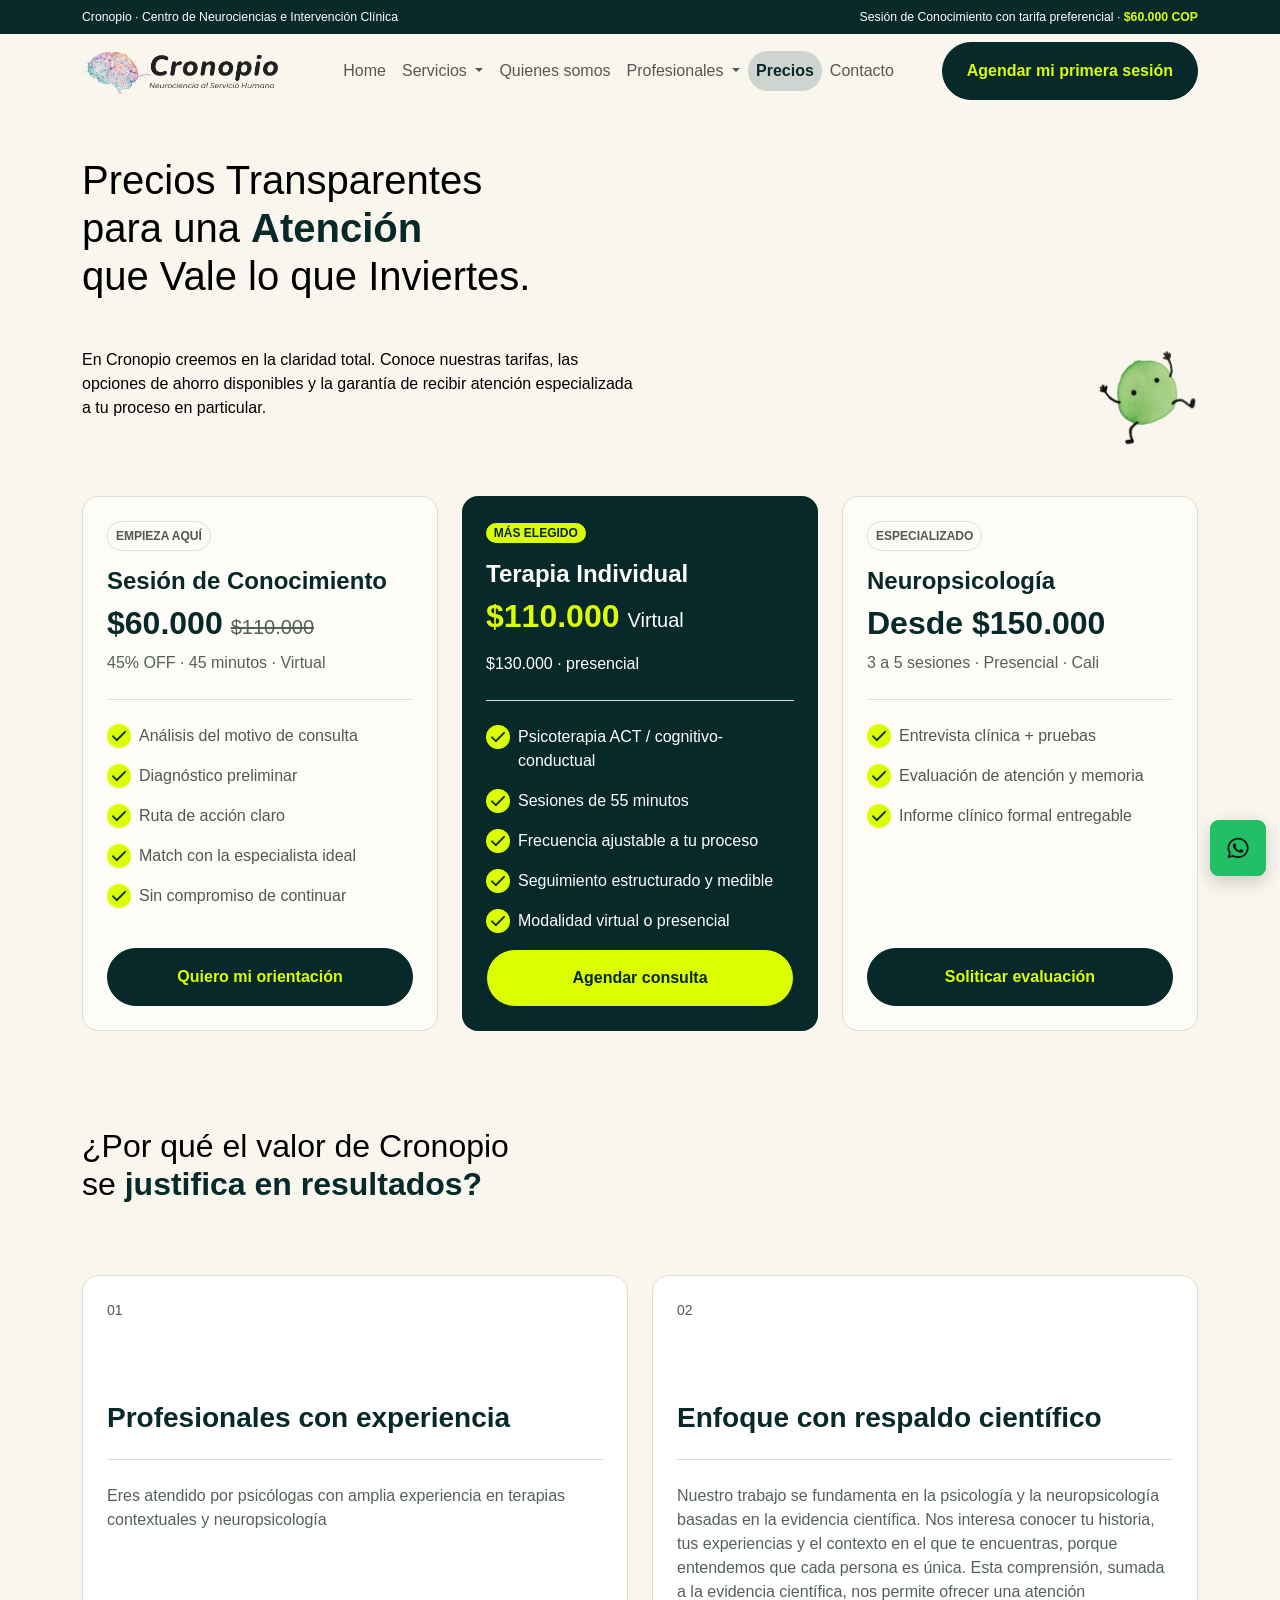
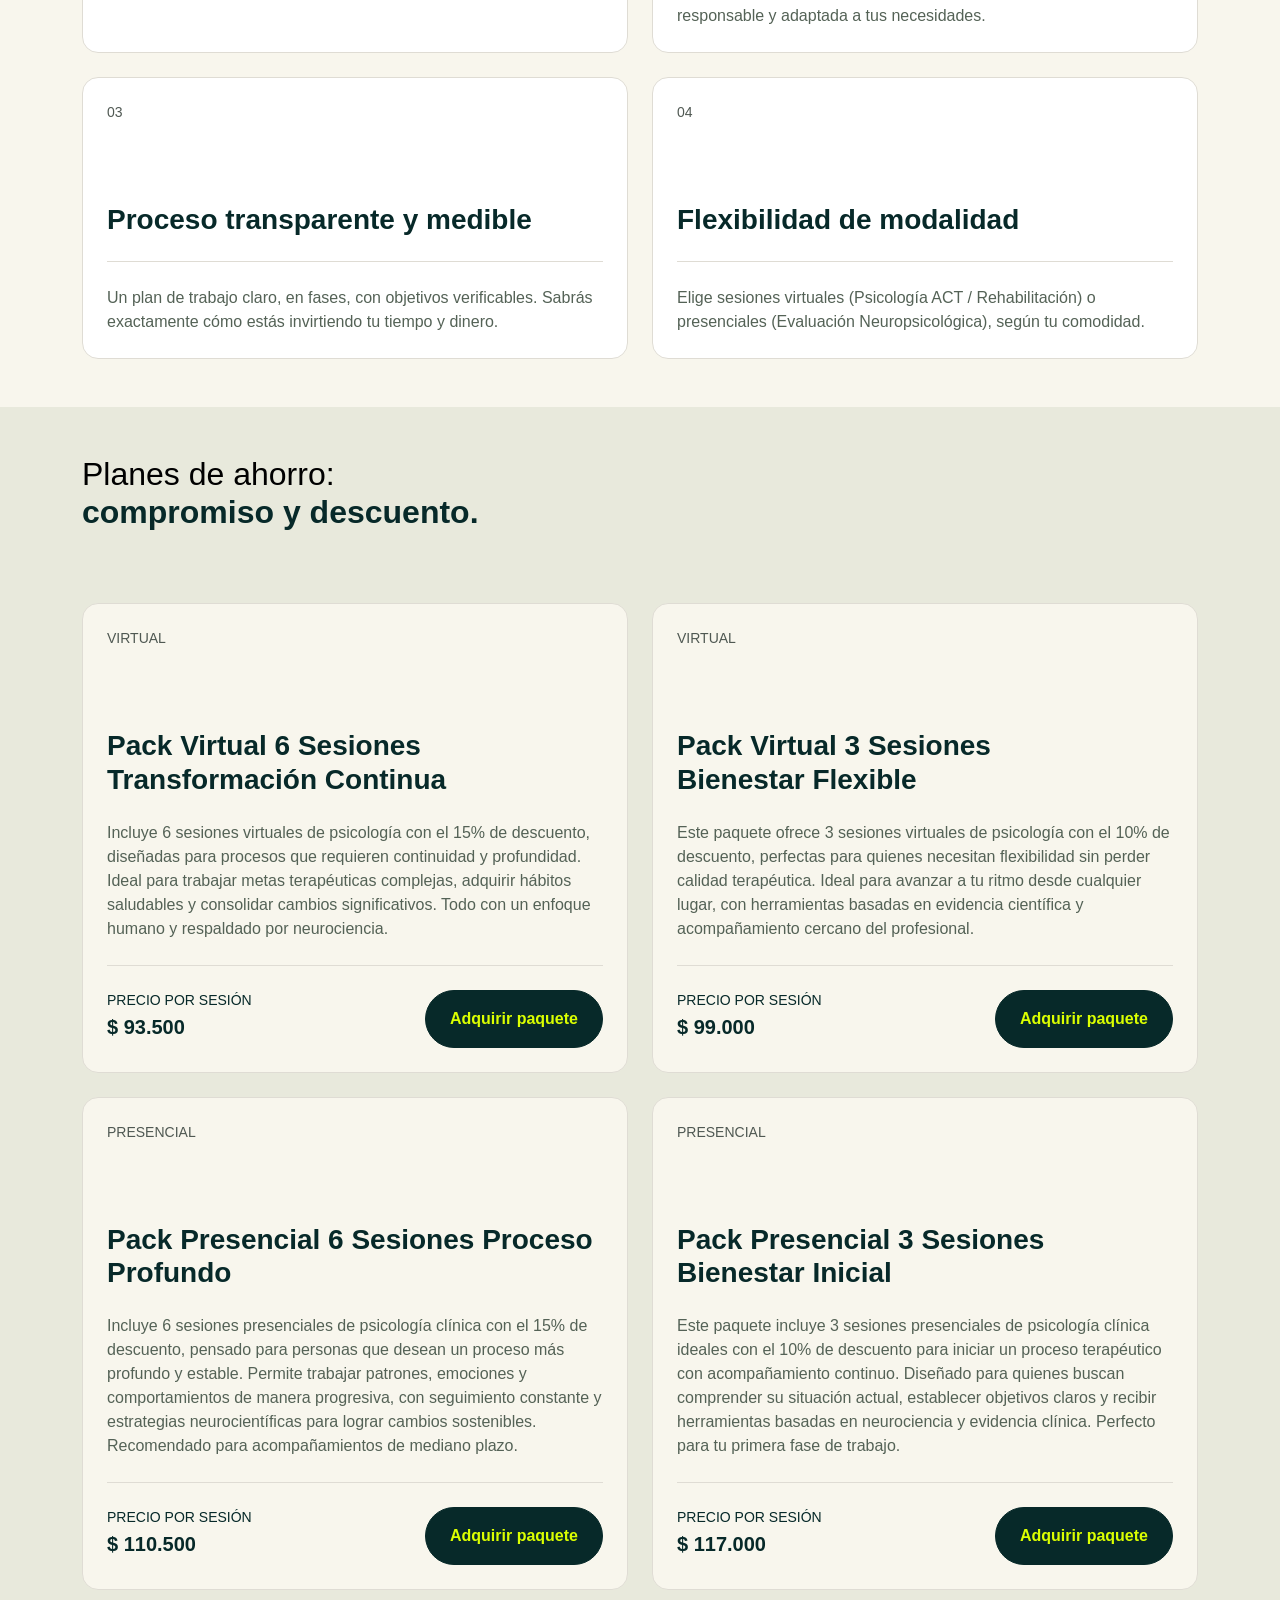
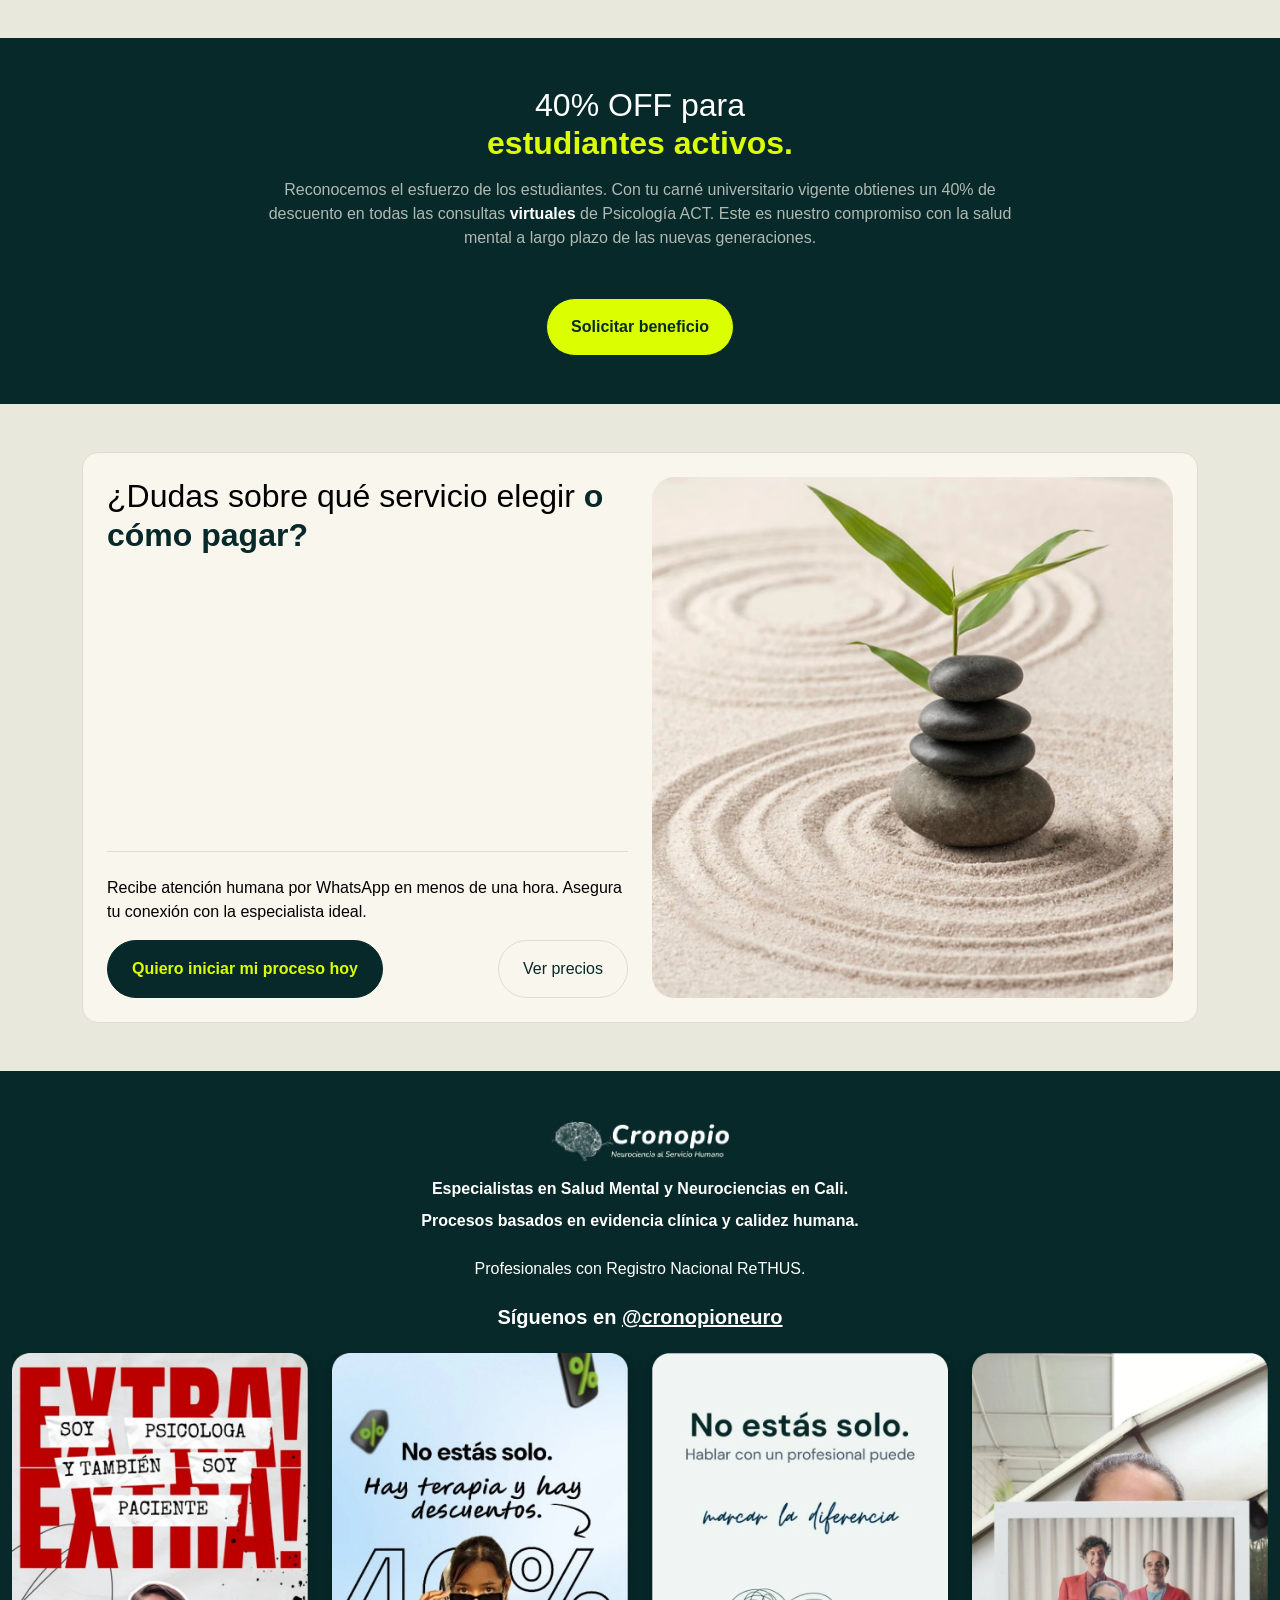
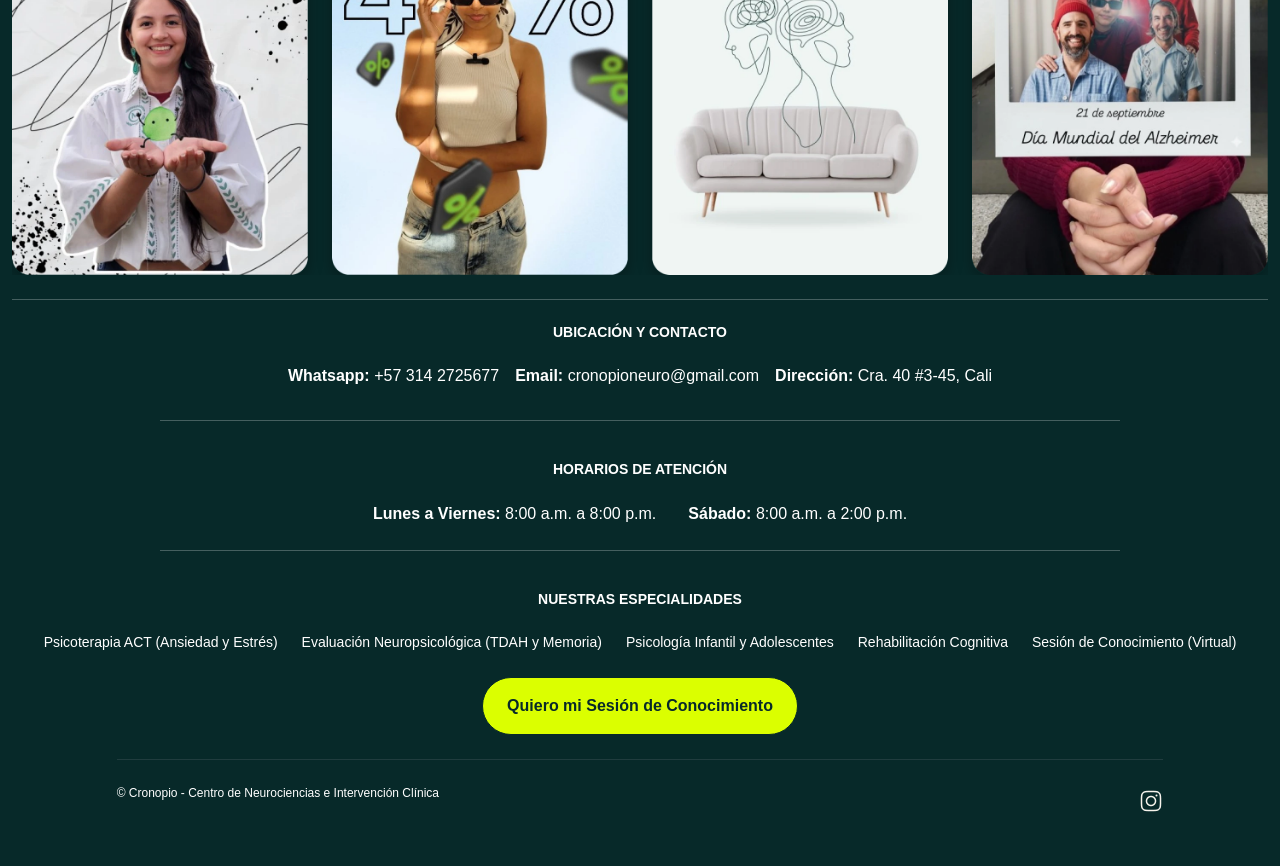
<file: precios.html>
<!DOCTYPE html>
<html lang="es">

<head>
    <meta charset="UTF-8">
    <meta name="viewport" content="width=device-width, initial-scale=1.0">
    <title>Precios de Psicología, Neuropsicología y Paquetes | Cronopio</title>
    <!-- Meta tags para SEO y compartir en redes -->
    <meta name="description"
        content="Consulta tarifas transparentes de terapia individual, neuropsicología y paquetes de ahorro en Cali. Sesión de orientación desde $60.000 COP.">
    <meta name="keywords"
        content="precios psicología Cali, terapia individual precio, neuropsicología precio, paquetes psicología, sesión de orientación, Cronopio Neuro">
    <meta name="author" content="Cronopio Neuro">

    <!-- Open Graph (para WhatsApp, Facebook, etc.) -->
    <meta property="og:type" content="website">
    <meta property="og:url" content="https://cronopioneuro.com/precios.html">
    <meta property="og:title" content="Precios de Psicología y Neuropsicología | Cronopio">
    <meta property="og:description"
        content="Tarifas transparentes para terapia individual, neuropsicología, sesión de orientación y paquetes de ahorro en Cali.">
    <meta property="og:image" content="assets/img/cronopio-neuro-logo.webp">
    <meta property="og:image:width" content="1200">
    <meta property="og:image:height" content="630">
    <link rel="icon" type="image/webp" href="assets/img/cronopio-neuro-logo.webp">
    <link href="https://cdn.jsdelivr.net/npm/bootstrap@5.3.2/dist/css/bootstrap.min.css" rel="stylesheet">
    <link href="https://unpkg.com/aos@2.3.1/dist/aos.css" rel="stylesheet">
    <link rel="stylesheet" href="./assets/estilos/style.css">

    <!-- Código Schema para precios -->
    <script type="application/ld+json">
{
  "@context": "https://schema.org",
  "@type": "MedicalWebPage",
  "name": "Precios de Psicología y Neuropsicología | Cronopio",
  "description": "Tarifas transparentes para Sesión de Orientación, Terapia Individual, Neuropsicología y paquetes de ahorro en Cali.",
  "url": "https://cronopioneuro.com/precios.html",
  "mainEntity": {
    "@type": "OfferCatalog",
    "name": "Servicios y paquetes de precios de Cronopio",
    "itemListElement": [
      {
        "@type": "Offer",
        "itemOffered": {
          "@type": "Service",
          "name": "Sesión de Orientación",
          "serviceType": "Psicología clínica",
          "provider": {
            "@type": "MedicalBusiness",
            "name": "Cronopio - Centro de Neurociencias e Intervención Clínica",
            "url": "https://cronopioneuro.com/",
            "address": {
              "@type": "PostalAddress",
              "streetAddress": "Cra. 40 #3-45",
              "addressLocality": "Cali",
              "addressRegion": "Valle del Cauca",
              "addressCountry": "CO"
            }
          },
          "areaServed": "Cali"
        },
        "price": 60000,
        "priceCurrency": "COP",
        "priceSpecification": {
          "@type": "PriceSpecification",
          "price": 60000,
          "priceCurrency": "COP"
        },
        "description": "45% OFF · 45 minutos · Virtual",
        "availability": "https://schema.org/InStock",
        "url": "https://cronopioneuro.com/precios.html"
      },
      {
        "@type": "Offer",
        "itemOffered": {
          "@type": "MedicalService",
          "name": "Terapia Individual",
          "serviceType": "Psicoterapia ACT / cognitivo-conductual",
          "provider": {
            "@type": "MedicalBusiness",
            "name": "Cronopio - Centro de Neurociencias e Intervención Clínica",
            "url": "https://cronopioneuro.com/"
          },
          "areaServed": "Cali"
        },
        "price": 110000,
        "priceCurrency": "COP",
        "description": "Modalidad virtual · Sesiones de 55 minutos",
        "availability": "https://schema.org/InStock"
      },
      {
        "@type": "Offer",
        "itemOffered": {
          "@type": "MedicalService",
          "name": "Terapia Individual Presencial",
          "serviceType": "Psicoterapia ACT / cognitivo-conductual",
          "provider": {
            "@type": "MedicalBusiness",
            "name": "Cronopio - Centro de Neurociencias e Intervención Clínica",
            "url": "https://cronopioneuro.com/"
          },
          "areaServed": "Cali"
        },
        "price": 130000,
        "priceCurrency": "COP",
        "description": "Modalidad presencial · Sesiones de 55 minutos",
        "availability": "https://schema.org/InStock"
      },
      {
        "@type": "Offer",
        "itemOffered": {
          "@type": "MedicalService",
          "name": "Neuropsicología",
          "serviceType": "Evaluación neuropsicológica",
          "provider": {
            "@type": "MedicalBusiness",
            "name": "Cronopio - Centro de Neurociencias e Intervención Clínica",
            "url": "https://cronopioneuro.com/"
          },
          "areaServed": "Cali"
        },
        "price": 150000,
        "priceCurrency": "COP",
        "description": "3 a 5 sesiones · Presencial · Cali",
        "availability": "https://schema.org/InStock"
      },
      {
        "@type": "Offer",
        "itemOffered": {
          "@type": "Service",
          "name": "Pack Virtual 6 Sesiones Transformación Continua",
          "serviceType": "Paquete de psicología virtual",
          "provider": {
            "@type": "MedicalBusiness",
            "name": "Cronopio - Centro de Neurociencias e Intervención Clínica",
            "url": "https://cronopioneuro.com/"
          }
        },
        "price": 93500,
        "priceCurrency": "COP",
        "description": "6 sesiones virtuales · 15% de descuento",
        "availability": "https://schema.org/InStock"
      },
      {
        "@type": "Offer",
        "itemOffered": {
          "@type": "Service",
          "name": "Pack Virtual 3 Sesiones Bienestar Flexible",
          "serviceType": "Paquete de psicología virtual",
          "provider": {
            "@type": "MedicalBusiness",
            "name": "Cronopio - Centro de Neurociencias e Intervención Clínica",
            "url": "https://cronopioneuro.com/"
          }
        },
        "price": 99000,
        "priceCurrency": "COP",
        "description": "3 sesiones virtuales · 10% de descuento",
        "availability": "https://schema.org/InStock"
      },
      {
        "@type": "Offer",
        "itemOffered": {
          "@type": "Service",
          "name": "Pack Presencial 6 Sesiones Proceso Profundo",
          "serviceType": "Paquete de psicología presencial",
          "provider": {
            "@type": "MedicalBusiness",
            "name": "Cronopio - Centro de Neurociencias e Intervención Clínica",
            "url": "https://cronopioneuro.com/"
          }
        },
        "price": 110500,
        "priceCurrency": "COP",
        "description": "6 sesiones presenciales · 15% de descuento",
        "availability": "https://schema.org/InStock"
      },
      {
        "@type": "Offer",
        "itemOffered": {
          "@type": "Service",
          "name": "Pack Presencial 3 Sesiones Bienestar Inicial",
          "serviceType": "Paquete de psicología presencial",
          "provider": {
            "@type": "MedicalBusiness",
            "name": "Cronopio - Centro de Neurociencias e Intervención Clínica",
            "url": "https://cronopioneuro.com/"
          }
        },
        "price": 117000,
        "priceCurrency": "COP",
        "description": "3 sesiones presenciales · 10% de descuento",
        "availability": "https://schema.org/InStock"
      }
    ]
  }
}
</script>
</head>

<body>
    <!-- Topbar Promocional -->
    <div class="top-bar text-white py-2" data-aos="fade-down" data-aos-delay="100">
        <div class="container d-flex justify-content-between align-items-center small">
            <span class="d-none d-md-inline">Cronopio · Centro de Neurociencias e Intervención Clínica</span>
            <span class="mx-auto mx-md-0 d-block d-md-none text-center">Sesión de Conocimiento con tarifa
                preferencial <br><strong class="text-lime">$60.000 COP</strong></span>
            <span class="mx-auto mx-md-0 d-none d-md-block">Sesión de Conocimiento con tarifa preferencial ·
                <strong class="text-lime">$60.000 COP</strong></span>
        </div>
    </div>
    <!-- Header / Navbar -->
    <nav class="navbar navbar-expand-xl sticky-top" data-aos="fade-down" data-aos-delay="100">
        <div class="container">
            <a class="navbar-brand" href="index.html">
                <img src="assets/img/01.hero_image/logo_primary.webp" alt="Cronopio Logo" height="45">
            </a>
            <button class="navbar-toggler" type="button" data-bs-toggle="collapse" data-bs-target="#mainNav">
                <span class="navbar-toggler-icon"></span>
            </button>
            <div class="collapse navbar-collapse" id="mainNav">
                <ul class="navbar-nav mx-auto mb-2 mb-lg-0">
                    <li class="nav-item px-3 py-2 px-lg-0 py-lg-0"><a class="nav-link" href="index.html">Home</a></li>
                    <li class="nav-item dropdown px-3 py-2 px-lg-0 py-lg-0">
                        <a class="nav-link dropdown-toggle" href="servicios.html" role="button"
                            data-bs-toggle="dropdown" aria-expanded="false">
                            Servicios
                        </a>
                        <ul class="dropdown-menu background-neutro-050 p-xl-3 rounded-4">
                            <li>
                                <a class="dropdown-item d-flex align-items-start p-xl-3 mb-3 mb-xl-0"
                                    href="cognitivo-conductual.html">
                                    <span class="number me-3 opacity-50 flex-shrink-0">01</span>
                                    <div>
                                        <h4 class="color-text-brand fs-6 mb-1">Psicología ACT / Cognitivo-Conductual
                                        </h4>
                                        <p class="d-none d-lg-block small text-secondary mb-0">Terapia te aceptación y
                                            compromiso para ansiedad, <br> depresión, dependen... </p>
                                    </div>
                                </a>
                            </li>
                            <li>
                                <a class="dropdown-item d-flex align-items-start p-xl-3 mb-3 mb-xl-0"
                                    href="psicologia-infantil.html">
                                    <span class="number me-3 opacity-50 flex-shrink-0">02</span>
                                    <div>
                                        <h4 class="color-text-brand fs-6 mb-1">Psicología Infantil</h4>
                                        <p class="d-none d-lg-block small text-secondary mb-0">Acompañamiento
                                            especializado para niños y familias.</p>
                                    </div>
                                </a>
                            </li>
                            <li>
                                <a class="dropdown-item d-flex align-items-start p-xl-3 mb-3 mb-xl-0"
                                    href="neuropsicologia.html">
                                    <span class="number me-3 opacity-50 flex-shrink-0">03</span>
                                    <div>
                                        <h4 class="color-text-brand fs-6 mb-1">Neuropsicologia</h4>
                                        <p class="d-none d-lg-block small text-secondary mb-0">Diagnostico riguroso de
                                            TDAH, TEA, Demencias, <br> Epilepsia y secuelas cog...
                                    </div>
                                </a>
                            </li>
                            <li>
                                <a class="dropdown-item d-flex align-items-start p-xl-3 mb-3 mb-xl-0"
                                    href="rehabilitacion-cognitiva.html">
                                    <span class="number me-3 opacity-50 flex-shrink-0">04</span>
                                    <div>
                                        <h4 class="color-text-brand fs-6 mb-1">Rehabilitación Cognitiva</h4>
                                        <p class="d-none d-lg-block small text-secondary mb-0">Entrenamiento de
                                            atención, memoria, lenguaje <br> y funciones ejecutivas co... </p>
                                    </div>
                                </a>
                            </li>
                            <li>
                                <a class="dropdown-item d-flex align-items-start p-xl-3 mb-3 mb-xl-0"
                                    href="sesion-conocimiento.html">
                                    <span class="number me-3 opacity-50 flex-shrink-0">05</span>
                                    <div>
                                        <h4 class="color-text-brand fs-6 mb-1">Sesión de conocimiento</h4>
                                        <p class="d-none d-lg-block small text-secondary mb-0">Primer contacto para
                                            orientar tu proceso.
                                        </p>
                                    </div>
                                </a>
                            </li>
                            <div class="divider mb-4"></div>
                            <li class="dropdown-item-wrapper px-lg-3 mb-md-0 mb-lg-3 mb-xl-2">
                                <a href="servicios.html" class="btn-link p-0 border-0 text-decoration-none">Ver todos
                                    los
                                    servicios</a>
                            </li>
                        </ul>
                    </li>
                    <li class="nav-item px-3 py-2 px-lg-0 py-lg-0"><a class="nav-link" href="quienes-somos.html">Quienes
                            somos</a></li>
                    <li class="nav-item dropdown px-3 py-2 px-lg-0 py-lg-0">
                        <a class="nav-link dropdown-toggle" href="profesionales.html" role="button"
                            data-bs-toggle="dropdown" aria-expanded="false">
                            Profesionales
                        </a>
                        <ul class="dropdown-menu background-neutro-050 p-xl-3 rounded-4">
                            <li>
                                <a class="dropdown-item d-flex align-items-start p-xl-3 mb-3 mb-xl-0"
                                    href="tania-jaramillo.html">
                                    <span class="number me-3 opacity-50 flex-shrink-0">01</span>
                                    <div>
                                        <h4 class="color-text-brand fs-6 mb-1">Tania Jaramillo
                                        </h4>
                                        <p class="d-none d-lg-block small text-secondary mb-0">Experta en evaluación
                                            neuropsicológica <br> en niños, adolescentes, adultos y adultos mayores.
                                        </p>
                                    </div>
                                </a>
                            </li>
                            <li>
                                <a class="dropdown-item d-flex align-items-start p-xl-3 mb-3 mb-xl-0"
                                    href="natalia-zapata.html">
                                    <span class="number me-3 opacity-50 flex-shrink-0">02</span>
                                    <div>
                                        <h4 class="color-text-brand fs-6 mb-1">Natalia Zapata</h4>
                                        <p class="d-none d-lg-block small text-secondary mb-0">Psicologa con énfasis en
                                            psicología clínica <br> y Terapia de Aceptación y Compromiso (ACT)
                                        </p>
                                    </div>
                                </a>
                            </li>
                            <li>
                                <a class="dropdown-item d-flex align-items-start p-xl-3 mb-3 mb-xl-0"
                                    href="isabela-carrejo.html">
                                    <span class="number me-3 opacity-50 flex-shrink-0">03</span>
                                    <div>
                                        <h4 class="color-text-brand fs-6 mb-1">Isabela Carrejo</h4>
                                        <p class="d-none d-lg-block small text-secondary mb-0">Psicóloga experta en la
                                            evaluación e intervención <br> de problemáticas en adolescentes
                                            y adultos.</p>
                                    </div>
                                </a>
                            </li>
                            <li>
                                <a class="dropdown-item d-flex align-items-start p-xl-3 mb-3 mb-xl-0"
                                    href="alejandra-abad.html">
                                    <span class="number me-3 opacity-50 flex-shrink-0">04</span>
                                    <div>
                                        <h4 class="color-text-brand fs-6 mb-1">Alejandra Abad</h4>
                                        <p class="d-none d-lg-block small text-secondary mb-0">Experta en evaluación
                                            cognitiva y terapia <br> de adultos con enfoque ACT.
                                        </p>
                                    </div>
                                </a>
                            </li>
                            <div class="divider mb-4"></div>
                            <li class="dropdown-item-wrapper px-lg-3 mb-md-0 mb-lg-3 mb-xl-2">
                                <a href="profesionales.html" class="btn-link p-0 border-0 text-decoration-none">Ver
                                    todas los
                                    profesionales</a>
                            </li>
                        </ul>
                    </li>
                    <li class="nav-item px-3 py-2 px-lg-0 py-lg-0"><a class="nav-link active"
                            href="precios.html">Precios</a>
                    </li>
                    <li class="nav-item px-3 py-2 px-lg-0 py-lg-0"><a class="nav-link" href="contacto.html">Contacto</a>
                    </li>
                </ul>
                <div class="d-flex p-3 p-lg-0">
                    <a class="zl-facility-url btn btn-primary"
                        href="https://www.doctoralia.co/clinicas/cronopio-centro-de-neurociencias-e-intervencion-clinica#services-section"
                        target="_blank" rel="nofollow"
                        data-zlw-facility="cronopio-centro-de-neurociencias-e-intervencion-clinica"
                        data-zlw-type="facility-button-with-saas-only" data-zlw-saas-only="true"
                        data-zlw-a11y-title="Widget de reserva de citas médicas">Agendar mi primera sesión</a>
                </div>
            </div>
        </div>
    </nav>
    <!-- Sección precios -->
    <section class="seccion-precios grid-cards py-5">
        <div class="container">
            <!-- Párrafo + mascota: fila desktop, columna mobile (párrafo primero) -->
            <div class="row align-items-center mb-5">
                <h1 class="mb-5 d-block d-md-none" data-aos="fade-in" data-aos-delay="300">
                    Precios Transparentes para una
                    <strong class="color-text-brand">Atención</strong> que Vale lo que Inviertes.
                </h1>
                <h1 class="mb-5 d-none d-md-block" data-aos="fade-in" data-aos-delay="300">
                    Precios Transparentes<br>para una
                    <strong class="color-text-brand">Atención</strong><br> que Vale lo que Inviertes.
                </h1>
                <div class="d-flex flex-column flex-md-row justify-content-md-center" data-aos="fade-down"
                    data-aos-delay="300">
                    <p class="mb-0">
                        En Cronopio creemos en la claridad total. Conoce nuestras tarifas, las opciones de ahorro
                        disponibles y la garantía de recibir atención especializada a tu proceso en particular.
                    </p>
                    <div class="col-12 col-md-6 d-flex justify-content-md-end justify-content-start mt-3 mt-md-0">
                        <img src="assets/img/08.profesionales/Mascota-cronopio.webp" alt="Mascota Cronopio"
                            class="imagen-mascota" style="width:100px;height:100px;object-fit:contain;">
                    </div>
                </div>
            </div>
            <!-- Grid de cards: 1 col mobile → 3 col md+ -->
            <div class="row g-4">
                <!-- Tarjeta 1: Sesión de Orientación -->
                <div class="col-12 col-lg-4 d-flex" data-aos="fade-up" data-aos-delay="100">
                    <div
                        class="card pricing-card border-brand p-4 rounded-4 w-100 d-flex flex-column justify-content-between">
                        <div>
                            <div class="mb-3">
                                <span
                                    class="badge badge-pricing text-uppercase text-muted border p-2 rounded-pill fs-7">Empieza
                                    aquí</span>
                            </div>
                            <h2 class="fw-bold color-text-brand mb-2">Sesión de Conocimiento</h2>
                            <div class="d-flex align-items-baseline gap-2 mb-2">
                                <h3 class="color-text-brand fw-bold mb-0">$60.000</h3>
                                <span class="text-decoration-line-through color-text fs-5">$110.000</span>
                            </div>
                            <p class="color-text mb-4">45% OFF · 45 minutos · Virtual</p>
                            <div class="divider mb-4"></div>
                            <ul class="list-unstyled pricing-features d-flex flex-column gap-3 mb-4">
                                <li class="d-flex align-items-start gap-2 fs-6 text-muted">
                                    <img src="assets/img/01.hero_image/check_circle_fill.webp" height="24"></img>
                                    <span>Análisis del motivo de consulta</span>
                                </li>
                                <li class="d-flex align-items-start gap-2 fs-6 text-muted">
                                    <img src="assets/img/01.hero_image/check_circle_fill.webp" height="24"></img>
                                    <span>Diagnóstico preliminar</span>
                                </li>
                                <li class="d-flex align-items-start gap-2 fs-6 text-muted">
                                    <img src="assets/img/01.hero_image/check_circle_fill.webp" height="24"></img>
                                    <span>Ruta de acción claro</span>
                                </li>
                                <li class="d-flex align-items-start gap-2 fs-6 text-muted">
                                    <img src="assets/img/01.hero_image/check_circle_fill.webp" height="24"></img>
                                    <span>Match con la especialista ideal</span>
                                </li>
                                <li class="d-flex align-items-start gap-2 fs-6 text-muted">
                                    <img src="assets/img/01.hero_image/check_circle_fill.webp" height="24"></img>
                                    <span>Sin compromiso de continuar</span>
                                </li>
                            </ul>
                        </div>
                        <div>
                            <a href="https://wa.me/573142725677?text=Hola%20quiero%20agendar%20mi%20sesi%C3%B3n%20de%20conocimiento"
                                target="_blank" rel="noopener noreferrer" class="btn btn-primary w-100">Quiero mi
                                orientación</a>
                        </div>
                    </div>
                </div>
                <!-- Tarjeta 2: Terapia Individual (Destacada) -->
                <div class="col-12 col-lg-4 d-flex" data-aos="fade-up" data-aos-delay="200">
                    <div
                        class="pricing-card pricing-card-featured p-4 rounded-4 w-100 d-flex flex-column justify-content-between border-0">
                        <div>
                            <div class="mb-3">
                                <span
                                    class="badge bg-accent color-text-brand text-uppercase p2 rounded-pill fs-7 fw-bold">Más
                                    elegido</span>
                            </div>
                            <h2 class="fw-bold mb-2 text-white">Terapia Individual</h2>
                            <div class="d-flex align-items-baseline gap-2 mb-2">
                                <h3 class="fw-bold color-text-on-brand-secondary">$110.000</h3>
                                <span class="color-text-on-brand fs-5">Virtual</span>
                            </div>
                            <p class="text-white mb-4">$130.000 · presencial</p>
                            <div class="divider mb-4"></div>
                            <ul class="list-unstyled pricing-features d-flex flex-column gap-3">
                                <li class="d-flex align-items-start gap-2 fs-6 text-white-50">
                                    <img src="assets/img/01.hero_image/check_circle_fill.webp" height="24"></img>
                                    <span class="text-white">Psicoterapia ACT / cognitivo-conductual</span>
                                </li>
                                <li class="d-flex align-items-start gap-2 fs-6 text-white-50">
                                    <img src="assets/img/01.hero_image/check_circle_fill.webp" height="24"></img>
                                    <span class="text-white">Sesiones de 55 minutos</span>
                                </li>
                                <li class="d-flex align-items-start gap-2 fs-6 text-white-50">
                                    <img src="assets/img/01.hero_image/check_circle_fill.webp" height="24"></img>
                                    <span class="text-white">Frecuencia ajustable a tu proceso</span>
                                </li>
                                <li class="d-flex align-items-start gap-2 fs-6 text-white-50">
                                    <img src="assets/img/01.hero_image/check_circle_fill.webp" height="24"></img>
                                    <span class="text-white">Seguimiento estructurado y medible</span>
                                </li>
                                <li class="d-flex align-items-start gap-2 fs-6 text-white-50">
                                    <img src="assets/img/01.hero_image/check_circle_fill.webp" height="24"></img>
                                    <span class="text-white">Modalidad virtual o presencial</span>
                                </li>
                            </ul>
                        </div>
                        <a class="zl-facility-url btn btn-secondary"
                            href="https://www.doctoralia.co/clinicas/cronopio-centro-de-neurociencias-e-intervencion-clinica#services-section"
                            target="_blank" rel="nofollow"
                            data-zlw-facility="cronopio-centro-de-neurociencias-e-intervencion-clinica"
                            data-zlw-type="facility-button-with-saas-only" data-zlw-saas-only="true"
                            data-zlw-a11y-title="Widget de reserva de citas médicas">Agendar consulta</a>
                    </div>
                </div>
                <!-- Tarjeta 3: Neuropsicología -->
                <div class="col-12 col-lg-4 d-flex" data-aos="fade-up" data-aos-delay="300">
                    <div
                        class="card pricing-card border-brand p-4 rounded-4 w-100 d-flex flex-column justify-content-between">
                        <div>
                            <div class="mb-3">
                                <span
                                    class="badge badge-pricing text-uppercase text-muted border p-2 rounded-pill fs-7">Especializado</span>
                            </div>
                            <h2 class="fw-bold color-text-brand mb-2">Neuropsicología</h2>
                            <div class="d-flex align-items-baseline gap-2 mb-2">
                                <h3 class="color-text-brand fw-bold mb-0">Desde $150.000</h3>
                            </div>
                            <p class="color-text mb-4">3 a 5 sesiones · Presencial · Cali</p>
                            <div class="divider mb-4"></div>
                            <ul class="list-unstyled pricing-features d-flex flex-column gap-3 mb-4">
                                <li class="d-flex align-items-start gap-2 fs-6 text-muted">
                                    <img src="assets/img/01.hero_image/check_circle_fill.webp" height="24"></img>
                                    <span>Entrevista clínica + pruebas</span>
                                </li>
                                <li class="d-flex align-items-start gap-2 fs-6 text-muted">
                                    <img src="assets/img/01.hero_image/check_circle_fill.webp" height="24"></img>
                                    <span>Evaluación de atención y memoria</span>
                                </li>
                                <li class="d-flex align-items-start gap-2 fs-6 text-muted">
                                    <img src="assets/img/01.hero_image/check_circle_fill.webp" height="24"></img>
                                    <span>Informe clínico formal entregable</span>
                                </li>
                            </ul>
                        </div>
                        <div>
                            <a class="zl-facility-url btn btn-primary w-100"
                                href="https://www.doctoralia.co/tania-jaramillo-gil/neuropsicologo/cali#profile-pricing"
                                target="_blank" rel="nofollow"
                                data-zlw-facility="cronopio-centro-de-neurociencias-e-intervencion-clinica"
                                data-zlw-type="facility-button-with-saas-only" data-zlw-saas-only="true"
                                data-zlw-a11y-title="Widget de reserva de citas médicas">Soliticar evaluación</a>
                        </div>
                    </div>
                </div>
            </div>
        </div>
    </section>
    <!-- Sección de Valor -->
    <section class="seccion-valor grid-cards py-5">
        <div class="container">
            <h2 class="d-block d-md-none color-text-primary" data-aos="fade-in" data-aos-delay="300">
                ¿Por qué el valor de Cronopio se
                <span class="fw-bold color-text-brand">justifica en resultados?</span>
            </h2>
            <h2 class="d-none d-md-block color-text-primary" data-aos="fade-in" data-aos-delay="300">
                ¿Por qué el valor de Cronopio<br>se
                <span class="fw-bold color-text-brand">justifica en resultados?</span>
            </h2>
            <div class="row g-4 mt-5">
                <div class="col-12 col-md-6" data-aos="fade-down" data-aos-delay="100">
                    <div class="card background-neutro-050 rounded-4 p-4 h-100">
                        <span class="numero color-text-light">01</span>
                        <div class="body-card">
                            <h3 class="mb-4 fw-bold color-text-brand">Profesionales con experiencia</h3>
                            <div class="divider mb-4"></div>
                            <p class="mb-0 color-text">Eres atendido por psicólogas con amplia experiencia en terapias contextuales y neuropsicología
                                
                        
                            </p>
                        </div>
                    </div>
                </div>
                <div class="col-12 col-md-6" data-aos="fade-down" data-aos-delay="200">
                    <div class="card background-neutro-050 rounded-4 p-4 h-100">
                        <span class="numero color-text-light">02</span>
                        <div class="body-card">
                            <h3 class="mb-4 fw-bold color-text-brand">Enfoque con respaldo científico</h3>
                            <div class="divider mb-4"></div>
                            <p class="mb-0 color-text">Nuestro trabajo se fundamenta en la psicología y 
                                la neuropsicología basadas en la evidencia científica. 
                                Nos interesa conocer tu historia, tus experiencias y el 
                                contexto en el que te encuentras, porque entendemos que cada 
                                persona es única. Esta comprensión, sumada a la evidencia científica, 
                                nos permite ofrecer una atención responsable y adaptada a tus necesidades.</p>
                        </div>
                    </div>
                </div>
                <div class="col-12 col-md-6" data-aos="fade-up" data-aos-delay="300">
                    <div class="card background-neutro-050 rounded-4 p-4 h-100">
                        <span class="numero color-text-light">03</span>
                        <div class="body-card">
                            <h3 class="mb-4 fw-bold color-text-brand">Proceso transparente y medible</h3>
                            <div class="divider mb-4"></div>
                            <p class="mb-0 color-text">Un plan de trabajo claro, en fases, con objetivos verificables.
                                Sabrás exactamente cómo estás invirtiendo tu tiempo y dinero.</p>
                        </div>
                    </div>
                </div>
                <div class="col-12 col-md-6" data-aos="fade-up" data-aos-delay="400">
                    <div class="card background-neutro-050 rounded-4 p-4 h-100">
                        <span class="numero color-text-light">04</span>
                        <div class="body-card">
                            <h3 class="mb-4 fw-bold color-text-brand">Flexibilidad de modalidad</h3>
                            <div class="divider mb-4"></div>
                            <p class="mb-0 color-text">Elige sesiones virtuales (Psicología ACT / Rehabilitación) o
                                presenciales (Evaluación Neuropsicológica), según tu comodidad.</p>
                        </div>
                    </div>
                </div>
            </div>
        </div>
    </section>
    <!-- Sección de Paquetes -->
    <section class="seccion-paquetes grid-cards py-5 background-neutro-150">
        <div class="container">
            <h2 class="d-block d-md-none color-text-primary" data-aos="fade-in" data-aos-delay="300">
                Planes de ahorro:
                <span class="fw-bold color-text-brand">compromiso y descuento.</span>
            </h2>
            <h2 class="d-none d-md-block color-text-primary" data-aos="fade-in" data-aos-delay="300">
                Planes de ahorro:<br>
                <span class="fw-bold color-text-brand">compromiso y descuento.</span>
            </h2>
            <div class="row g-4 mt-5">
                <div class="col-12 col-md-6" data-aos="fade-down" data-aos-delay="100">
                    <div class="card rounded-4 p-4 h-100">
                        <span class="numero color-text-light text-uppercase">Virtual</span>
                        <div class="body-card">
                            <h3 class="mb-4 fw-bold color-text-brand">Pack Virtual 6 Sesiones
                                Transformación Continua</h3>
                            <p class="mb-0 color-text">Incluye 6 sesiones virtuales de psicología con el 15% de
                                descuento, diseñadas para procesos que requieren continuidad y profundidad. Ideal para
                                trabajar metas terapéuticas complejas, adquirir hábitos saludables y consolidar cambios
                                significativos. Todo con un enfoque humano y respaldado por neurociencia.</p>
                            <div class="divider my-4"></div>
                            <div class="d-flex flex-column flex-lg-row justify-content-lg-between">
                                <div class="mb-4 mb-lg-0">
                                    <p class="small text-uppercase color-text-brand mb-1">Precio por sesión</p>
                                    <h4 class="fw-bold color-text-brand fs-5 mb-0">$ 93.500</h4>
                                </div>
                                <div>
                                    <a href="https://wa.me/573142725677?text=Hola%2C%20quiero%20adquirir%20el%20Pack%20Virtual%20de%206%20Sesiones"
                                        target="_blank" rel="noopener noreferrer" class="btn btn-primary w-100">Adquirir
                                        paquete</a>
                                </div>
                            </div>
                        </div>
                    </div>
                </div>
                <div class="col-12 col-md-6" data-aos="fade-down" data-aos-delay="200">
                    <div class="card rounded-4 p-4 h-100 justify-content-md-between">
                        <span class="numero color-text-light text-uppercase">Virtual</span>
                        <div class="body-card">
                            <h3 class="mb-4 fw-bold color-text-brand d-block d-md-none">Pack Virtual 3 Sesiones
                                Bienestar Flexible</h3>
                            <h3 class="mb-4 fw-bold color-text-brand d-none d-md-block">Pack Virtual 3 Sesiones <br>
                                Bienestar Flexible</h3>
                            <p class="mb-0 color-text">Este paquete ofrece 3 sesiones virtuales de psicología con el 10%
                                de descuento, perfectas para quienes necesitan flexibilidad sin perder calidad
                                terapéutica. Ideal para avanzar a tu ritmo desde cualquier lugar, con herramientas
                                basadas en evidencia científica y acompañamiento cercano del profesional.</p>
                            <div class="divider my-4"></div>
                            <div class="d-flex flex-column flex-lg-row justify-content-lg-between">
                                <div class="mb-4 mb-lg-0">
                                    <p class="small text-uppercase color-text-brand mb-1">Precio por sesión</p>
                                    <h4 class="fw-bold color-text-brand fs-5 mb-0">$ 99.000</h4>
                                </div>
                                <div>
                                    <a href="https://wa.me/573142725677?text=Hola%2C%20quiero%20adquirir%20el%20Pack%20Virtual%203%20Sesiones"
                                        target="_blank" rel="noopener noreferrer" class="btn btn-primary w-100">Adquirir
                                        paquete</a>
                                </div>
                            </div>
                        </div>
                    </div>
                </div>
                <div class="col-12 col-md-6" data-aos="fade-up" data-aos-delay="300">
                    <div class="card rounded-4 p-4 h-100">
                        <span class="numero color-text-light text-uppercase">Presencial</span>
                        <div class="body-card">
                            <h3 class="mb-4 fw-bold color-text-brand">Pack Presencial 6 Sesiones
                                Proceso Profundo</h3>
                            <p class="mb-0 color-text">Incluye 6 sesiones presenciales de psicología clínica con el 15%
                                de descuento, pensado para personas que desean un proceso más profundo y estable.
                                Permite trabajar patrones, emociones y comportamientos de manera progresiva,
                                con seguimiento constante y estrategias neurocientíficas para lograr cambios
                                sostenibles. Recomendado para acompañamientos de mediano plazo.</p>
                            <div class="divider my-4"></div>
                            <div class="d-flex flex-column flex-lg-row justify-content-lg-between">
                                <div class="mb-4 mb-lg-0">
                                    <p class="small text-uppercase color-text-brand mb-1">Precio por sesión</p>
                                    <h4 class="fw-bold color-text-brand fs-5 mb-0">$ 110.500</h4>
                                </div>
                                <div>
                                    <a href="https://wa.me/573142725677?text=Hola%2C%20quiero%20adquirir%20el%20Pack%20Presencial%206%20Sesiones"
                                        target="_blank" rel="noopener noreferrer" class="btn btn-primary w-100">Adquirir
                                        paquete</a>
                                </div>
                            </div>
                        </div>
                    </div>
                </div>
                <div class="col-12 col-md-6" data-aos="fade-up" data-aos-delay="400">
                    <div class="card rounded-4 p-4 h-100">
                        <span class="numero color-text-light text-uppercase">Presencial</span>
                        <div class="body-card">
                            <h3 class="mb-4 fw-bold color-text-brand">Pack Presencial 3 Sesiones
                                Bienestar Inicial</h3>
                            <p class="mb-0 color-text">Este paquete incluye 3 sesiones presenciales de psicología
                                clínica ideales con el 10% de descuento para iniciar un proceso terapéutico con
                                acompañamiento continuo. Diseñado para quienes buscan comprender su situación actual,
                                establecer objetivos claros y recibir herramientas basadas en neurociencia
                                y evidencia clínica. Perfecto para tu primera fase de trabajo.</p>
                            <div class="divider my-4"></div>
                            <div class="d-flex flex-column flex-lg-row justify-content-lg-between">
                                <div class="mb-4 mb-lg-0">
                                    <p class="small text-uppercase color-text-brand mb-1">Precio por sesión</p>
                                    <h4 class="fw-bold color-text-brand fs-5 mb-0">$ 117.000</h4>
                                </div>
                                <div>
                                    <a href="https://wa.me/573142725677?text=Hola%2C%20quiero%20adquirir%20el%20Pack%20Presencial%203%20Sesiones"
                                        target="_blank" rel="noopener noreferrer" class="btn btn-primary w-100">Adquirir
                                        paquete</a>
                                </div>
                            </div>
                        </div>
                    </div>
                </div>
            </div>
        </div>
    </section>
    <!-- Sección de llamada a la acción Estudiantes -->
    <section class="seccion-cta grid-cards py-5 background-brand-primary">
        <div class="container">
            <div class="col-12 col-lg-8 offset-lg-2">
                <h2 class="d-block d-md-none color-text-on-brand text-center">
                    40% OFF para
                    <span class="fw-bold color-text-on-brand-secondary">estudiantes activos.</span>
                </h2>
                <h2 class="d-none d-md-block text-center color-text-on-brand">
                    40% OFF para<br>
                    <span class="fw-bold color-text-on-brand-secondary">estudiantes activos.</span>
                </h2>
                <p class="parrafo-estudiantes mt-3 mb-5 text-center color-text-on-brand">Reconocemos el esfuerzo de los
                    estudiantes. Con tu carné universitario vigente obtienes un 40% de
                    descuento en todas las consultas <strong class="color-text-on-brand">virtuales</strong> de
                    Psicología ACT. Este es nuestro
                    compromiso con la salud mental a largo plazo de las nuevas generaciones.</p>
                <div class="text-center">
                    <a href="https://wa.me/573142725677?text=Hola%2C%20quiero%20solicitar%20m%C3%A1s%20informaci%C3%B3n%20sobre%20el%20descuento%20estudiantil"
                        target="_blank" rel="noopener noreferrer" class="btn btn-secondary col-12 col-md-auto">Solicitar
                        beneficio</a>
                </div>
            </div>
        </div>
    </section>
    <!-- Sección de llamada a la acción -->
    <section class="seccion-cta py-5 background-neutro-150">
        <div class="container">
            <div class="card p-3 p-md-4 background-neutro-100">
                <div class="row g-4 align-items-stretch">
                    <!-- ── Columna izquierda ── -->
                    <div class="col-12 col-md-6 cta-left d-flex flex-column justify-content-md-between">
                        <div class="card-title mb-5">
                            <h2>
                                ¿Dudas sobre qué servicio elegir
                                <strong class="color-text-brand">o cómo pagar?</strong>
                            </h2>
                        </div>
                        <div class="body-card">
                            <div class="divider mb-4"></div>
                            <p class="cta-subtext">
                                Recibe atención humana por WhatsApp en menos de una hora.
                                Asegura tu conexión con la especialista ideal.
                            </p>
                            <div
                                class="d-flex flex-column align-items-center align-items-md-start align-items-lg-center flex-lg-row justify-content-lg-between">
                                <a href="https://wa.me/573142725677?text=Hola%20quiero%20solicitar%20orientaci%C3%B3n%20sobre%20sus%20servicios"
                                    target="_blank" rel="noopener noreferrer"
                                    class="btn btn-primary text-on-brand mb-3 mb-lg-0 col-12 col-lg-auto text-center"
                                    aria-label="Contactar por WhatsApp" title="Contactar por WhatsApp">
                                    Quiero iniciar mi proceso hoy</a>
                                <a href="precios.html"
                                    class="btn-link text-decoration-none col-12 col-lg-auto text-center">Ver
                                    precios</a>
                            </div>
                        </div>
                    </div>
                    <!-- ── Columna derecha ── -->
                    <div class="col-12 col-md-6 cta-right mt-4">
                        <img src="assets/img/04.cta/zen-stones.webp"
                            alt="Piedras zen apiladas sobre arena con patrones circulares y una planta verde"
                            class="cta-img w-100">
                    </div>
                </div>
            </div>
    </section>
    <!-- Footer -->
    <footer class="footer-cronopio py-5 text-white">
        <div class="container-fluid text-center">
            <div class="mb-4">
                <img src="assets/img/05.footer/logo-white.webp" alt="Cronopio Logo" class="footer-logo mb-3">
                <p class="mb-2 fw-bold">Especialistas en Salud Mental y Neurociencias en Cali.</p>
                <p class="mb-4 fw-bold">Procesos basados en evidencia clínica y calidez humana.</p>
                <p class="mb-0">Profesionales con Registro Nacional ReTHUS.</p>
            </div>
            <div class="mb-4">
                <h5 class="fw-bold">Síguenos en <a
                        href="https://www.instagram.com/cronopioneuro?utm_source=ig_web_button_share_sheet&igsh=ZDNlZDc0MzIxNw=="
                        target="_blank" rel="nofollow" class="text-white">@cronopioneuro</a></h5>
            </div>
            <div class="instagram-scroll-container">
                <a href="https://www.instagram.com/reel/DRS7HNnjm2C/?utm_source=ig_web_copy_link&igsh=MzRlODBiNWFlZA=="
                    target="_blank" class="instagram-item">
                    <img src="assets/img/05.footer/post_1.webp" alt="Post Instagram" class="img-fluid rounded-4">
                </a>
                <a href="https://www.instagram.com/reel/DMtX_YdRsn8/?utm_source=ig_web_copy_link&igsh=MzRlODBiNWFlZA=="
                    target="_blank" class="instagram-item">
                    <img src="assets/img/05.footer/post_2.webp" alt="Post Instagram" class="img-fluid rounded-4">
                </a>
                <a href="https://www.instagram.com/reel/DRx6iWPjoj9/?utm_source=ig_web_copy_link&igsh=MzRlODBiNWFlZA=="
                    target="_blank" class="instagram-item">
                    <img src="assets/img/05.footer/post_3.webp" alt="Post Instagram" class="img-fluid rounded-4">
                </a>
                <a href="https://www.instagram.com/reel/DO3t_0kDtvt/?utm_source=ig_web_copy_link&igsh=MzRlODBiNWFlZA=="
                    target="_blank" class="instagram-item">
                    <img src="assets/img/05.footer/post_4.webp" alt="Post Instagram" class="img-fluid rounded-4">
                </a>
            </div>
            <hr class="opacity-25 my-4">
            <div class="row flex-column align-items-center g-4">
                <div class="col-12">
                    <h6 class="text-uppercase small fw-bold mb-4">Ubicación y contacto</h6>
                    <ul class="d-flex flex-column flex-md-row justify-content-md-center list-unstyled mb-0 mt-2">
                        <li class="mb-2"><strong>Whatsapp:</strong> +57 314 2725677</li>
                        <li class="mx-md-3 mb-2"><strong>Email:</strong> cronopioneuro@gmail.com</li>
                        <li><strong>Dirección:</strong> Cra. 40 #3-45, Cali</li>
                    </ul>
                </div>
                <hr class="w-75 opacity-25">
                <div class="col-12">
                    <h6 class="text-uppercase small fw-bold mb-4">Horarios de atención</h6>
                    <ul class="d-flex flex-column flex-md-row justify-content-md-center list-unstyled mb-0 mt-2">
                        <li class="me-md-3"><strong>Lunes a Viernes:</strong> 8:00 a.m. a 8:00 p.m.</li>
                        <li class="ms-md-3"><strong>Sábado:</strong> 8:00 a.m. a 2:00 p.m.</li>
                    </ul>
                </div>
                <hr class="w-75 opacity-25">
                <div class="col-12">
                    <h6 class="text-uppercase small fw-bold mb-4">Nuestras Especialidades</h6>
                    <div class="d-flex flex-wrap justify-content-center gap-2 gap-lg-4 mt-2 px-3">
                        <span class="small"><a href="cognitivo-conductual.html"
                                class="especialidad text-decoration-none">Psicoterapia ACT (Ansiedad y
                                Estrés)</a></span>
                        <span class="small"><a href="neuropsicologia.html"
                                class="especialidad text-decoration-none">Evaluación Neuropsicológica (TDAH y
                                Memoria)</a></span>
                        <span class="small"><a href="psicologia-infantil.html"
                                class="especialidad text-decoration-none">Psicología Infantil y Adolescentes</a></span>
                        <span class="small"><a href="rehabilitacion-cognitiva.html"
                                class="especialidad text-decoration-none">Rehabilitación Cognitiva</a></span>
                        <span class="small"><a href="sesion-conocimiento.html"
                                class="especialidad text-decoration-none">Sesión de Conocimiento (Virtual)</a></span>
                    </div>
                </div>
                <div class="mt-4">
                    <a class="zl-facility-url btn btn-secondary col-12 col-md-auto"
                        href="https://wa.me/573142725677?text=Hola%20quiero%20agendar%20mi%20sesi%C3%B3n%20de%20conocimiento"
                        target="_blank" rel="nofollow"
                        data-zlw-facility="cronopio-centro-de-neurociencias-e-intervencion-clinica"
                        data-zlw-type="facility-simple-link-with-saas-only" data-zlw-saas-only="true"
                        data-zlw-a11y-title="Widget de reserva de citas médicas">
                        Quiero mi Sesión de Conocimiento
                    </a>
                </div>
            </div>
            <div
                class="col-lg-10 offset-lg-1 mt-4 pt-4 border-top border-secondary border-opacity-25 d-flex flex-column flex-lg-row justify-content-between align-items-center">
                <p class="x-small mb-3">© Cronopio - Centro de Neurociencias e Intervención Clínica</p>
                <a class="footer-icon"
                    href="https://www.instagram.com/cronopioneuro?utm_source=ig_web_button_share_sheet&igsh=ZDNlZDc0MzIxNw=="
                    target="_blank" rel="nofollow"><img src="assets/img/05.footer/instagram.webp" alt="Instagram"></a>
            </div>
        </div>
    </footer>
    <!-- FAB Whatsapp -->
    <a href="https://wa.me/573142725677?text=Hola%20quiero%20recibir%20m%C3%A1s%20informaci%C3%B3n%20sobre%20sus%20servicios"
        target="_blank" rel="noopener noreferrer" class="whatsapp-fab" aria-label="Contactar por WhatsApp"
        title="Contactar por WhatsApp">
        <span class="visually-hidden">Contactar por WhatsApp</span>
        <img src="assets/img/05.footer/Extended-FAB.webp" alt="WhatsApp">
    </a>

    <script src="https://cdn.jsdelivr.net/npm/bootstrap@5.3.2/dist/js/bootstrap.bundle.min.js"></script>
    <script src="https://unpkg.com/aos@2.3.1/dist/aos.js"></script>

    <script>
        AOS.init({
            duration: 800, /* Duración de la animación en milisegundos (0.8s) */
            once: true,    /* true = la animación solo pasa una vez al bajar (recomendado para no marear) */
            offset: 100    /* Comienza la animación un poco antes de que el elemento sea visible */
        });
    </script>
</body>

</html>
</file>
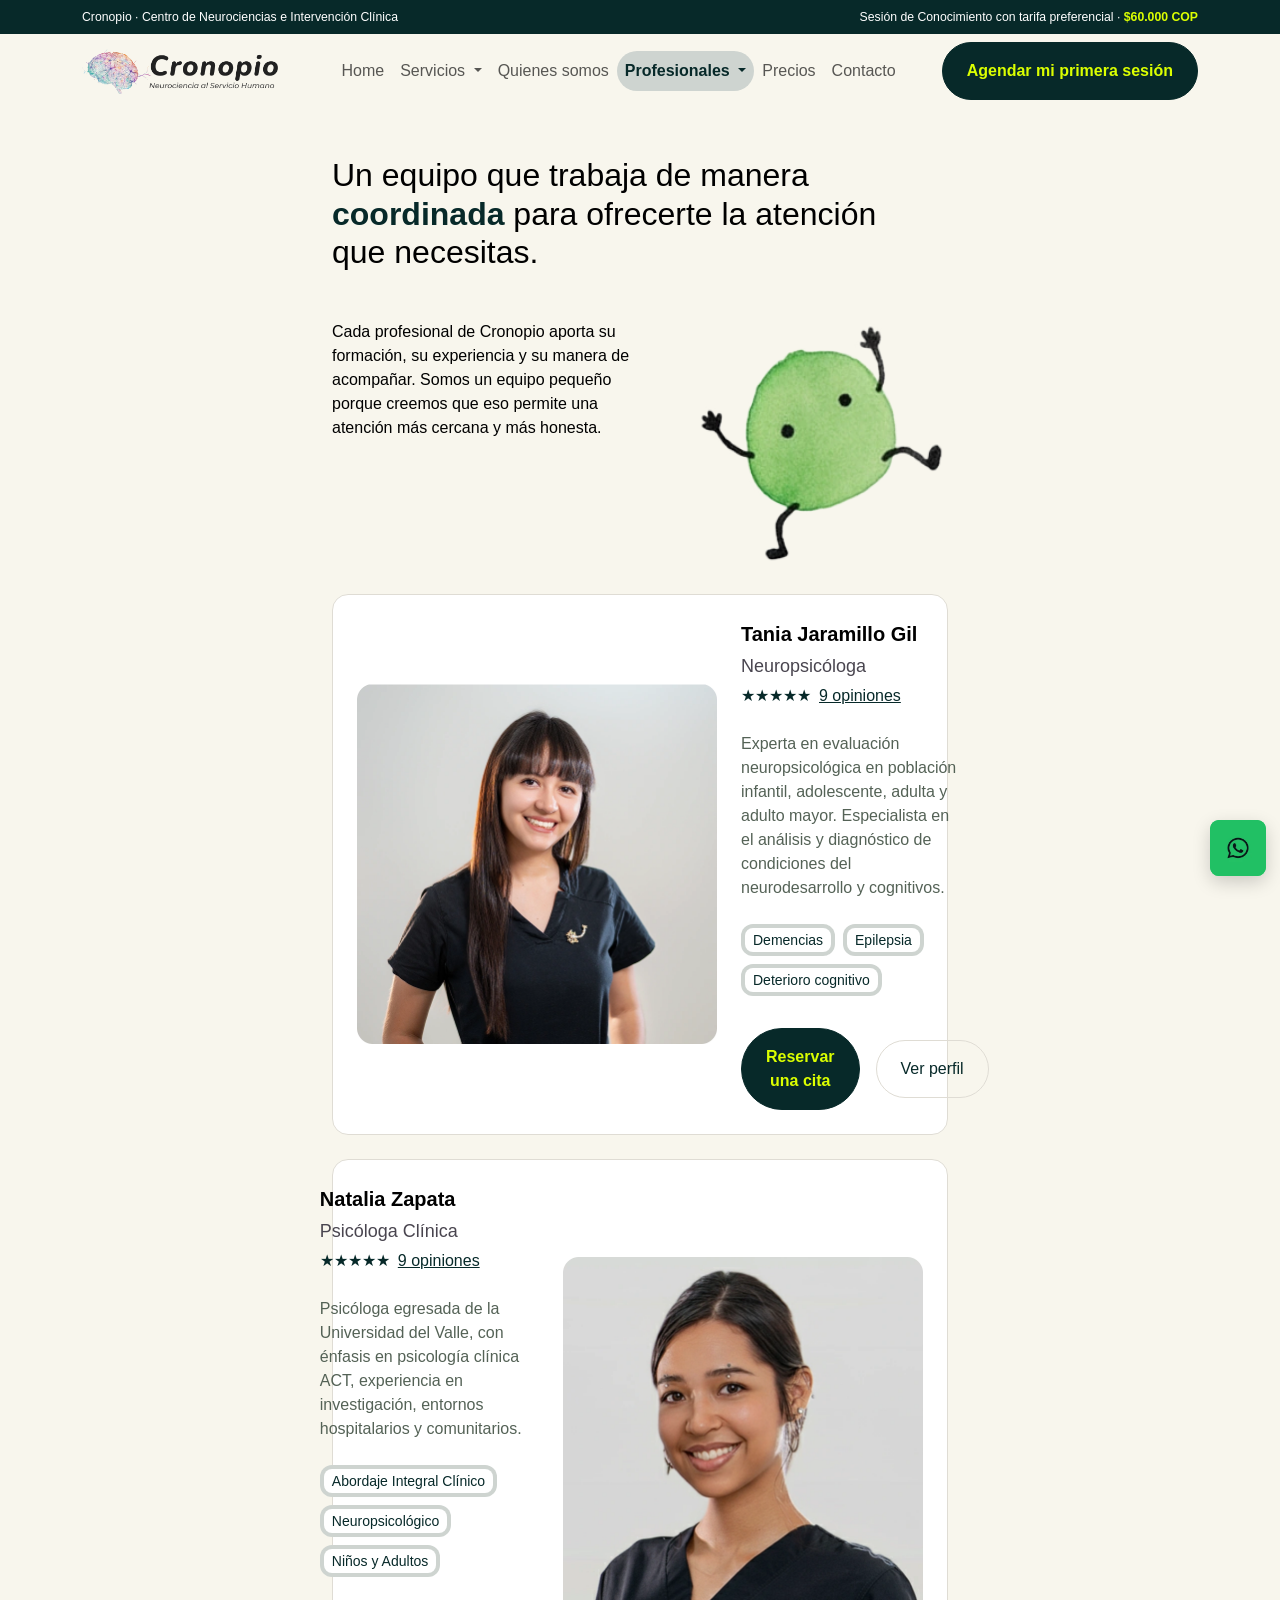
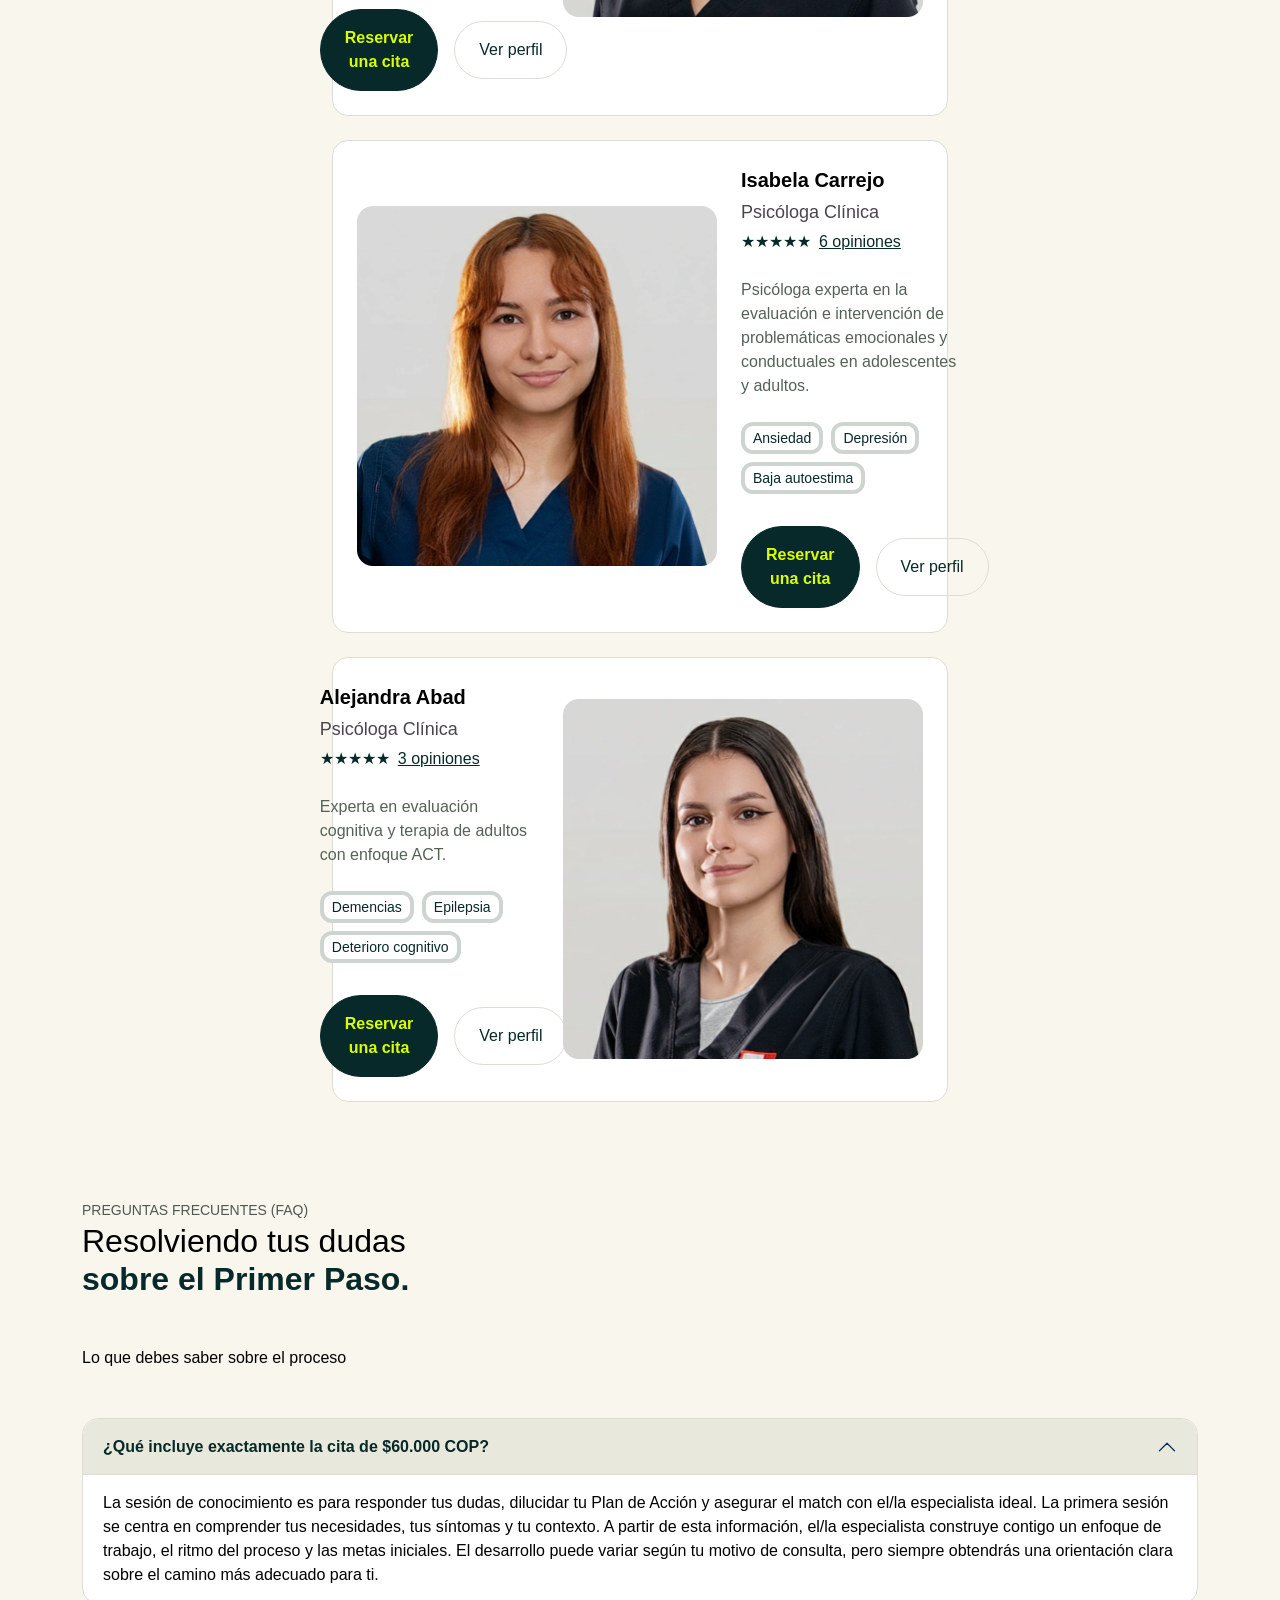
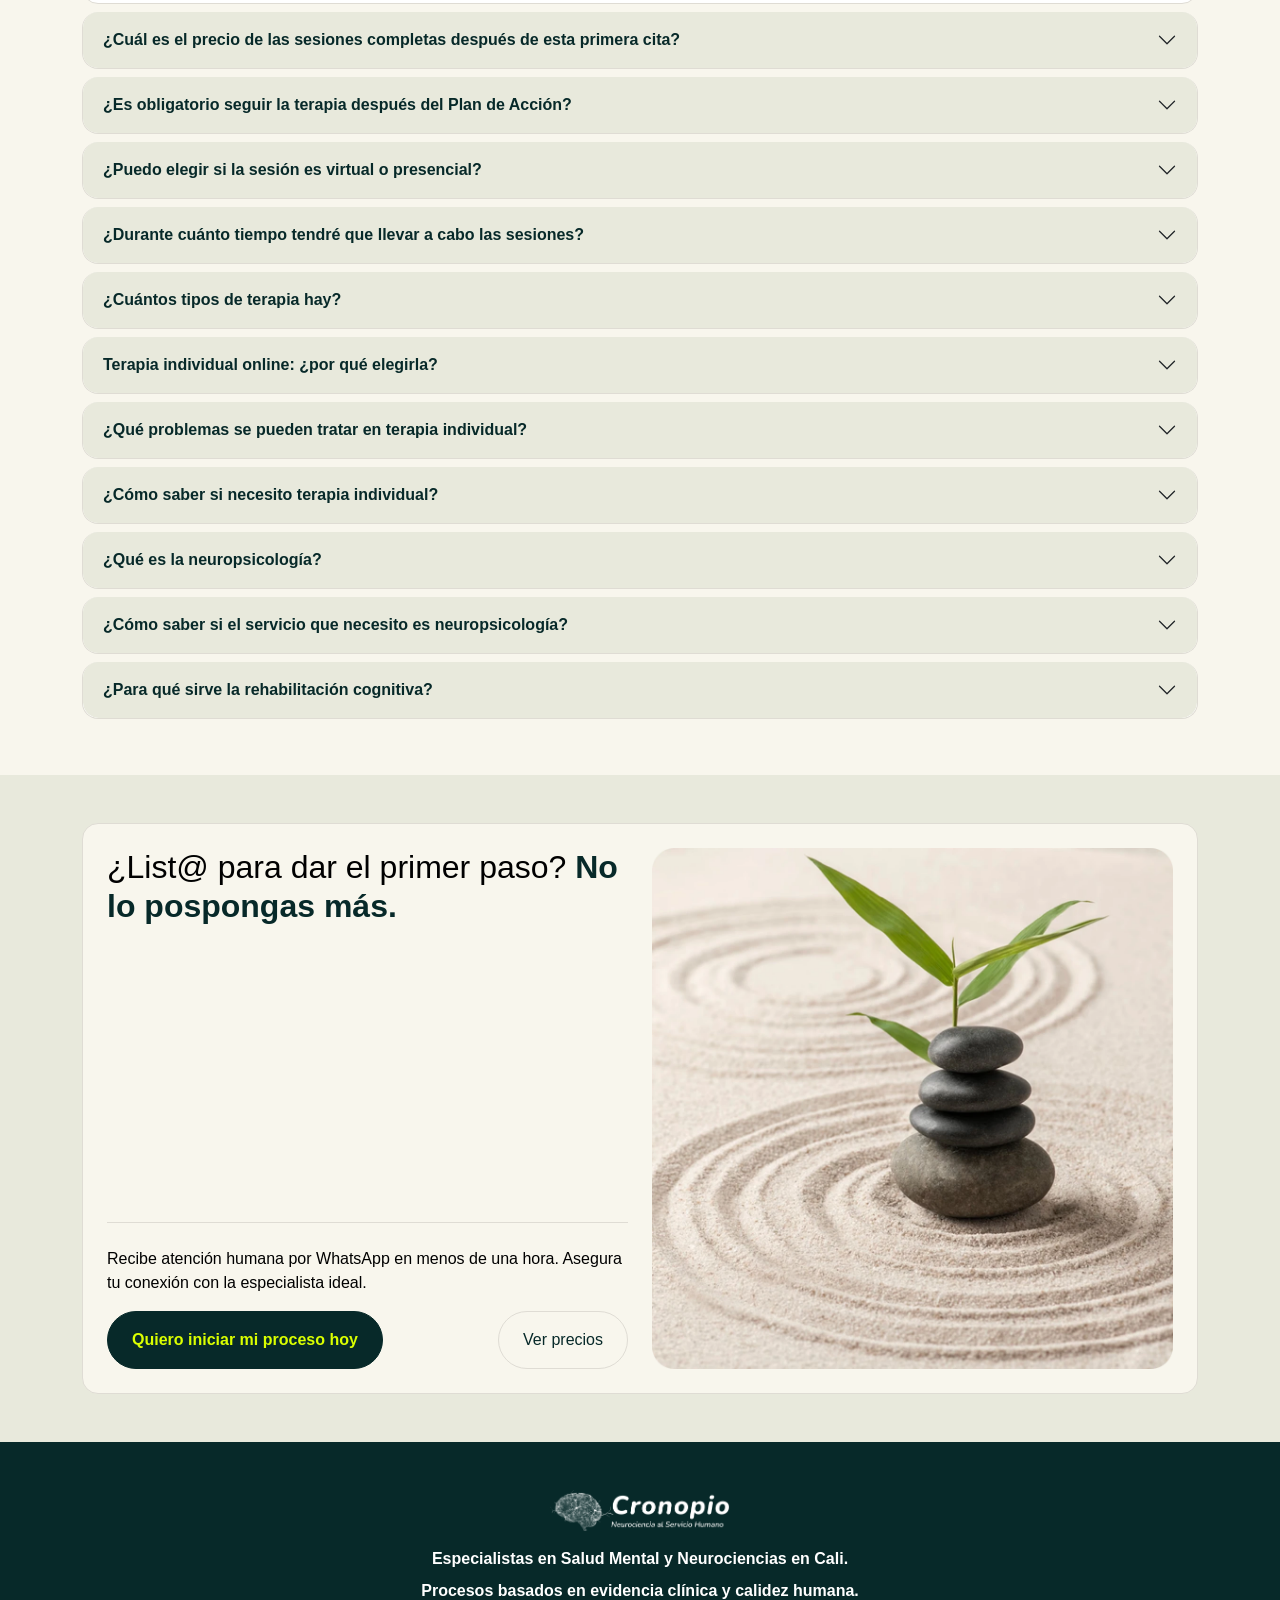
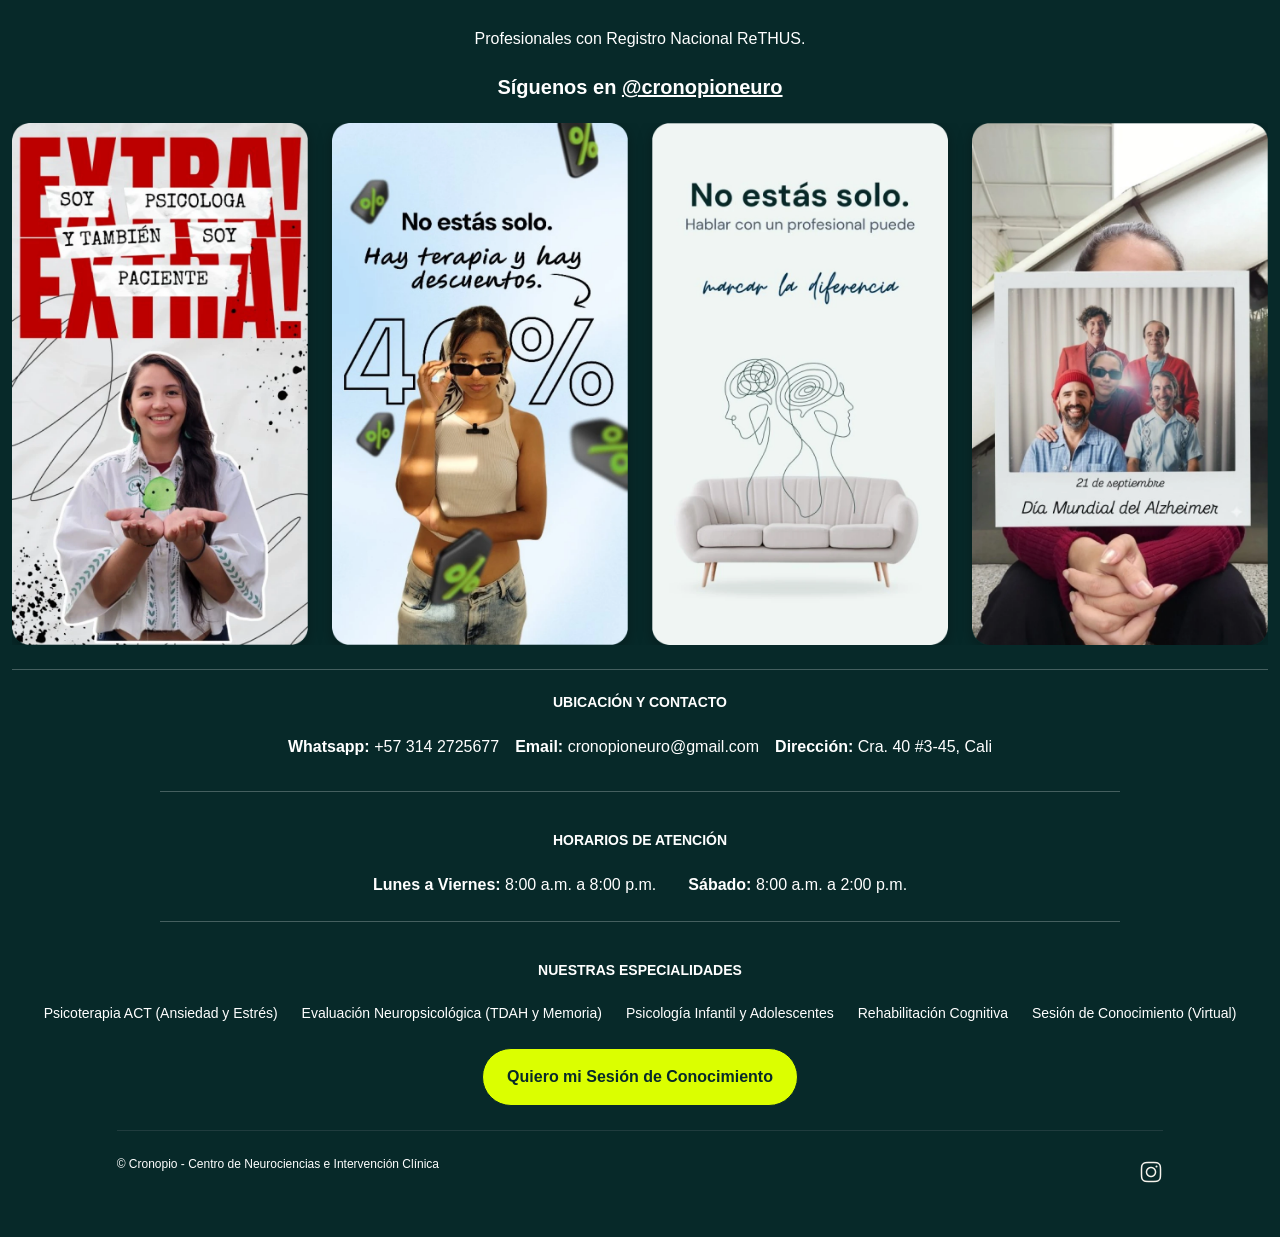
<file: profesionales.html>
<!DOCTYPE html>
<html lang="es">

<head>
    <meta charset="UTF-8">
    <meta name="viewport" content="width=device-width, initial-scale=1.0">
    <title>Profesionales de Psicología y Neuropsicología en Cali | Cronopio Neuro</title>
    <!-- Meta tags para SEO y compartir en redes -->
    <meta name="description"
        content="Conoce a nuestro equipo de psicólogas y neuropsicólogos en Cali: evaluación neuropsicológica, terapia ACT, psicología clínica y acompañamiento especializado.">
    <meta name="keywords"
        content="profesionales de psicología, neuropsicología, equipo clínico, psicóloga clínica, neuropsicóloga, terapias ACT, Cali">
    <meta name="author" content="Cronopio Neuro">

    <!-- Open Graph (para WhatsApp, Facebook, etc.) -->
    <meta property="og:type" content="website">
    <meta property="og:url" content="https://cronopioneuro.com/profesionales.html">
    <meta property="og:title" content="Profesionales de Psicología y Neuropsicología en Cali | Cronopio Neuro">
    <meta property="og:description"
        content="Equipo clínico especializado en psicología, neuropsicología, evaluación cognitiva y terapia ACT para niños, adolescentes y adultos en Cali.">
    <meta property="og:image" content="assets/img/cronopio-neuro-logo.webp">
    <meta property="og:image:width" content="1200">
    <meta property="og:image:height" content="630">
    <link rel="icon" type="image/webp" href="assets/img/cronopio-neuro-logo.webp">
    <link href="https://cdn.jsdelivr.net/npm/bootstrap@5.3.2/dist/css/bootstrap.min.css" rel="stylesheet">
    <link href="https://unpkg.com/aos@2.3.1/dist/aos.css" rel="stylesheet">
    <link rel="stylesheet" href="./assets/estilos/style.css">

    <!-- Schema JSON-LD para la página Profesionales -->
    <script type="application/ld+json">
{
  "@context": "https://schema.org",
  "@type": "MedicalWebPage",
  "name": "Profesionales - Cronopio Neuro",
  "description": "Conoce al equipo de psicólogas y neuropsicólogas de Cronopio Neuro: especialistas en ansiedad, TDAH, evaluación neuropsicológica y rehabilitación cognitiva.",
  "url": "https://cronopioneuro.com/profesionales.html",
  "mainEntity": {
    "@type": "MedicalOrganization",
    "name": "Cronopio Neuro",
    "url": "https://cronopioneuro.com",
    "logo": "https://cronopioneuro.com/assets/img/cronopio-neuro-logo.webp",
    "description": "Centro de psicología clínica y neuropsicología en Cali, con un equipo de profesionales especializados en intervenciones basadas en evidencia.",
    "employee": [
      {
        "@type": "Person",
        "name": "Tania Jaramillo Gil",
        "jobTitle": "Neuropsicóloga",
        "url": "https://cronopioneuro.com/tania-jaramillo.html"
      },
      {
        "@type": "Person",
        "name": "Natalia Zapata",
        "jobTitle": "Psicóloga Clínica",
        "url": "https://cronopioneuro.com/natalia-zapata.html"
      },
      {
        "@type": "Person",
        "name": "Isabela Carrejo",
        "jobTitle": "Psicóloga Clínica",
        "url": "https://cronopioneuro.com/isabela-carrejo.html"
      },
      {
        "@type": "Person",
        "name": "Alejandra Abad",
        "jobTitle": "Psicóloga Clínica",
        "url": "https://cronopioneuro.com/alejandra-abad.html"
      }
    ]
  }
}
</script>
</head>

<body>
    <!-- Topbar Promocional -->
    <div class="top-bar text-white py-2" data-aos="fade-down" data-aos-delay="100">
        <div class="container d-flex justify-content-between align-items-center small">
            <span class="d-none d-md-inline">Cronopio · Centro de Neurociencias e Intervención Clínica</span>
            <span class="mx-auto mx-md-0 d-block d-md-none text-center">Sesión de Conocimiento con tarifa
                preferencial <br><strong class="text-lime">$60.000 COP</strong></span>
            <span class="mx-auto mx-md-0 d-none d-md-block">Sesión de Conocimiento con tarifa preferencial ·
                <strong class="text-lime">$60.000 COP</strong></span>
        </div>
    </div>
    <!-- Header / Navbar -->
    <nav class="navbar navbar-expand-xl sticky-top" data-aos="fade-down" data-aos-delay="100">
        <div class="container">
            <a class="navbar-brand" href="index.html">
                <img src="assets/img/01.hero_image/logo_primary.webp" alt="Cronopio Logo" height="45">
            </a>
            <button class="navbar-toggler" type="button" data-bs-toggle="collapse" data-bs-target="#mainNav">
                <span class="navbar-toggler-icon"></span>
            </button>
            <div class="collapse navbar-collapse" id="mainNav">
                <ul class="navbar-nav mx-auto mb-2 mb-lg-0">
                    <li class="nav-item px-3 py-2 px-lg-0 py-lg-0"><a class="nav-link" href="index.html">Home</a></li>
                    <li class="nav-item dropdown px-3 py-2 px-lg-0 py-lg-0">
                        <a class="nav-link dropdown-toggle" href="servicios.html" role="button"
                            data-bs-toggle="dropdown" aria-expanded="false">
                            Servicios
                        </a>
                        <ul class="dropdown-menu background-neutro-050 p-xl-3 rounded-4">
                            <li>
                                <a class="dropdown-item d-flex align-items-start p-xl-3 mb-3 mb-xl-0"
                                    href="cognitivo-conductual.html">
                                    <span class="number me-3 opacity-50 flex-shrink-0">01</span>
                                    <div>
                                        <h4 class="color-text-brand fs-6 mb-1">Psicología ACT / Cognitivo-Conductual
                                        </h4>
                                        <p class="d-none d-lg-block small text-secondary mb-0">Terapia te aceptación y
                                            compromiso para ansiedad, <br> depresión, dependen... </p>
                                    </div>
                                </a>
                            </li>
                            <li>
                                <a class="dropdown-item d-flex align-items-start p-xl-3 mb-3 mb-xl-0"
                                    href="psicologia-infantil.html">
                                    <span class="number me-3 opacity-50 flex-shrink-0">02</span>
                                    <div>
                                        <h4 class="color-text-brand fs-6 mb-1">Psicología Infantil</h4>
                                        <p class="d-none d-lg-block small text-secondary mb-0">Acompañamiento
                                            especializado para niños y familias.</p>
                                    </div>
                                </a>
                            </li>
                            <li>
                                <a class="dropdown-item d-flex align-items-start p-xl-3 mb-3 mb-xl-0"
                                    href="neuropsicologia.html">
                                    <span class="number me-3 opacity-50 flex-shrink-0">03</span>
                                    <div>
                                        <h4 class="color-text-brand fs-6 mb-1">Neuropsicologia</h4>
                                        <p class="d-none d-lg-block small text-secondary mb-0">Diagnostico riguroso de
                                            TDAH, TEA, Demencias, <br> Epilepsia y secuelas cog...
                                    </div>
                                </a>
                            </li>
                            <li>
                                <a class="dropdown-item d-flex align-items-start p-xl-3 mb-3 mb-xl-0"
                                    href="rehabilitacion-cognitiva.html">
                                    <span class="number me-3 opacity-50 flex-shrink-0">04</span>
                                    <div>
                                        <h4 class="color-text-brand fs-6 mb-1">Rehabilitación Cognitiva</h4>
                                        <p class="d-none d-lg-block small text-secondary mb-0">Entrenamiento de
                                            atención, memoria, lenguaje <br> y funciones ejecutivas co... </p>
                                    </div>
                                </a>
                            </li>
                            <li>
                                <a class="dropdown-item d-flex align-items-start p-xl-3 mb-3 mb-xl-0"
                                    href="sesion-conocimiento.html">
                                    <span class="number me-3 opacity-50 flex-shrink-0">05</span>
                                    <div>
                                        <h4 class="color-text-brand fs-6 mb-1">Sesión de conocimiento</h4>
                                        <p class="d-none d-lg-block small text-secondary mb-0">Primer contacto para
                                            orientar tu proceso.
                                        </p>
                                    </div>
                                </a>
                            </li>
                            <div class="divider mb-4"></div>
                            <li class="dropdown-item-wrapper px-lg-3 mb-md-0 mb-lg-3 mb-xl-2">
                                <a href="servicios.html" class="btn-link p-0 border-0 text-decoration-none">Ver todos
                                    los
                                    servicios</a>
                            </li>
                        </ul>
                    </li>
                    <li class="nav-item px-3 py-2 px-lg-0 py-lg-0"><a class="nav-link" href="quienes-somos.html">Quienes
                            somos</a></li>
                    <li class="nav-item dropdown px-3 py-2 px-lg-0 py-lg-0">
                        <a class="nav-link dropdown-toggle active" href="profesionales.html" role="button"
                            data-bs-toggle="dropdown" aria-expanded="false">
                            Profesionales
                        </a>
                        <ul class="dropdown-menu background-neutro-050 p-xl-3 rounded-4">
                            <li>
                                <a class="dropdown-item d-flex align-items-start p-xl-3 mb-3 mb-xl-0"
                                    href="tania-jaramillo.html">
                                    <span class="number me-3 opacity-50 flex-shrink-0">01</span>
                                    <div>
                                        <h4 class="color-text-brand fs-6 mb-1">Tania Jaramillo
                                        </h4>
                                        <p class="d-none d-lg-block small text-secondary mb-0">Experta en evaluación
                                            neuropsicológica <br> en niños, adolescentes, adultos y adultos mayores.
                                        </p>
                                    </div>
                                </a>
                            </li>
                            <li>
                                <a class="dropdown-item d-flex align-items-start p-xl-3 mb-3 mb-xl-0"
                                    href="natalia-zapata.html">
                                    <span class="number me-3 opacity-50 flex-shrink-0">02</span>
                                    <div>
                                        <h4 class="color-text-brand fs-6 mb-1">Natalia Zapata</h4>
                                        <p class="d-none d-lg-block small text-secondary mb-0">Psicologa con énfasis en
                                            psicología clínica <br> y Terapia de Aceptación y Compromiso (ACT)
                                        </p>
                                    </div>
                                </a>
                            </li>
                            <li>
                                <a class="dropdown-item d-flex align-items-start p-xl-3 mb-3 mb-xl-0"
                                    href="isabela-carrejo.html">
                                    <span class="number me-3 opacity-50 flex-shrink-0">03</span>
                                    <div>
                                        <h4 class="color-text-brand fs-6 mb-1">Isabela Carrejo</h4>
                                        <p class="d-none d-lg-block small text-secondary mb-0">Psicóloga experta en la
                                            evaluación e intervención <br> de problemáticas en adolescentes
                                            y adultos.</p>
                                    </div>
                                </a>
                            </li>
                            <li>
                                <a class="dropdown-item d-flex align-items-start p-xl-3 mb-3 mb-xl-0"
                                    href="alejandra-abad.html">
                                    <span class="number me-3 opacity-50 flex-shrink-0">04</span>
                                    <div>
                                        <h4 class="color-text-brand fs-6 mb-1">Alejandra Abad</h4>
                                        <p class="d-none d-lg-block small text-secondary mb-0">Experta en evaluación
                                            cognitiva y terapia <br> de adultos con enfoque ACT.
                                        </p>
                                    </div>
                                </a>
                            </li>
                            <div class="divider mb-4"></div>
                            <li class="dropdown-item-wrapper px-lg-3 mb-md-0 mb-lg-3 mb-xl-2">
                                <a href="profesionales.html" class="btn-link p-0 border-0 text-decoration-none">Ver
                                    todas los
                                    profesionales</a>
                            </li>
                        </ul>
                    </li>
                    <li class="nav-item px-3 py-2 px-lg-0 py-lg-0"><a class="nav-link" href="precios.html">Precios</a>
                    </li>
                    <li class="nav-item px-3 py-2 px-lg-0 py-lg-0"><a class="nav-link" href="contacto.html">Contacto</a>
                    </li>
                </ul>
                <div class="d-flex p-3 p-lg-0">
                    <a class="zl-facility-url btn btn-primary"
                        href="https://www.doctoralia.co/clinicas/cronopio-centro-de-neurociencias-e-intervencion-clinica#services-section"
                        target="_blank" rel="nofollow"
                        data-zlw-facility="cronopio-centro-de-neurociencias-e-intervencion-clinica"
                        data-zlw-type="facility-button-with-saas-only" data-zlw-saas-only="true"
                        data-zlw-a11y-title="Widget de reserva de citas médicas">Agendar mi primera sesión</a>
                </div>
            </div>
        </div>
    </nav>
    <!-- Sección equipo -->
    <section class="seccion-equipo grid-cards py-5">
        <div class="container col-12 col-xl-6 offset-xl-3">
            <!-- Párrafo + mascota: fila desktop, columna mobile (párrafo primero) -->
            <div class="row align-items-center mb-5">
                <h2 class="mb-5 d-block d-md-none">
                    Un equipo que trabaja de manera
                    <strong class="color-text-brand">coordinada</strong> para ofrecerte la atención que necesitas.
                </h2>
                <h2 class="mb-5 d-none d-md-block">
                    Un equipo que trabaja de manera<br>
                    <strong class="color-text-brand">coordinada</strong> para ofrecerte la atención <br> que necesitas.
                </h2>
                <div class="d-flex flex-column flex-md-row" data-aos="fade-in" data-aos-delay="300">
                    <p class="mb-0">
                        Cada profesional de Cronopio aporta su formación, su experiencia y su manera de acompañar. Somos
                        un equipo pequeño porque creemos que eso permite una atención más cercana y más honesta.
                    </p>
                    <div class="col-12 col-md-6 d-flex justify-content-md-end justify-content-start mt-3 mt-md-0"
                        data-aos="fade-down" data-aos-delay="300">
                        <img src="assets/img/08.profesionales/Mascota-cronopio.webp" alt="Mascota Cronopio"
                            class="imagen-mascota" style="width:250px;height:250px;object-fit:contain;">
                    </div>
                </div>
            </div>
            <div class="row g-4">
                <!-- Tania -->
                <div class="col-12 mt-0" data-aos="fade-up" data-aos-delay="100">
                    <div
                        class="card d-flex flex-column flex-lg-row align-items-lg-center p-4 h-100 background-neutro-050 gap-3 gap-lg-4">
                        <div class="imagen-profesional">
                            <img src="assets/img/08.profesionales/Tania-Jaramillo.webp" alt="Tania Jaramillo Gil">
                        </div>
                        <div class="card-body p-0">
                            <div class="d-flex flex-column align-items-start mb-4">
                                <p class="nombre-profesional mb-1">Tania Jaramillo Gil</p>
                                <p class="especialidad-profesional color-text-secondary mb-1">Neuropsicóloga</p>
                                <div class="d-flex align-items-center gap-1 flex-wrap">
                                    <span class="estrellas me-1 color-text-brand">★★★★★</span>
                                    <button type="button" class="btn btn-link fw-normal p-0 border-0"
                                        data-bs-toggle="modal" data-bs-target="#modalTestimoniosTania">
                                        9 opiniones
                                    </button>
                                </div>
                            </div>
                            <p class="descripcion-profesional color-text mb-4">Experta en evaluación neuropsicológica en
                                población infantil, adolescente, adulta y adulto mayor. Especialista en el análisis y
                                diagnóstico de condiciones del neurodesarrollo y cognitivos.</p>
                            <div class="d-flex flex-wrap gap-2 mb-4">
                                <div class="p-1 tag"><span
                                        class="tag-small py-1 px-2 mb-0 etiqueta-especialidad">Demencias</span></div>
                                <div class="p-1 tag"><span
                                        class="tag-small py-1 px-2 mb-0 etiqueta-especialidad">Epilepsia</span></div>
                                <div class="p-1 tag"><span
                                        class="tag-small py-1 px-2 mb-0 etiqueta-especialidad">Deterioro
                                        cognitivo</span></div>
                            </div>
                            <div class="d-flex flex-column flex-md-row align-items-center mt-auto pt-2 gap-3">
                                <a id="zl-url" class="zl-url btn btn-primary"
                                    href="https://www.doctoralia.co/tania-jaramillo-gil/neuropsicologo/cali#profile-pricing"
                                    rel="nofollow" target="_blank" rel="nofollow" data-zlw-doctor="tania-jaramillo-gil"
                                    data-zlw-type="big_with_calendar" data-zlw-opinion="false"
                                    data-zlw-hide-branding="true" data-zlw-saas-only="false"
                                    data-zlw-a11y-title="Widget de reserva de citas médicas">Reservar una cita</a>
                                <a href="tania-jaramillo.html"
                                    class="col-12 col-md-auto btn-link text-decoration-none text-center">Ver perfil</a>
                            </div>
                        </div>
                    </div>
                </div>
                <!-- Natalia -->
                <div class="col-12" data-aos="fade-up" data-aos-delay="200">
                    <div
                        class="card d-flex flex-column flex-lg-row-reverse align-items-lg-center p-4 h-100 background-neutro-050 gap-3 gap-lg-4">
                        <div class="imagen-profesional">
                            <img src="assets/img/08.profesionales/Natalia-Zapata.webp" alt="Natalia Zapata">
                        </div>
                        <div class="card-body p-0">
                            <div class="d-flex flex-column align-items-start mb-4">
                                <p class="nombre-profesional mb-1">Natalia Zapata</p>
                                <p class="especialidad-profesional color-text-secondary mb-1">Psicóloga Clínica</p>
                                <div class="d-flex align-items-center gap-1 flex-wrap">
                                    <span class="estrellas me-1 color-text-brand">★★★★★</span>
                                    <button type="button" class="btn btn-link fw-normal p-0 border-0"
                                        data-bs-toggle="modal" data-bs-target="#modalTestimoniosNatalia">
                                        9 opiniones
                                    </button>
                                </div>
                            </div>
                            <p class="descripcion-profesional color-text mb-4">Psicóloga egresada de la Universidad del
                                Valle, con énfasis en psicología clínica ACT, experiencia en investigación,
                                entornos hospitalarios y comunitarios.</p>
                            <div class="d-flex flex-wrap gap-2 mb-4">
                                <div class="p-1 tag"><span
                                        class="tag-small py-1 px-2 mb-0 etiqueta-especialidad">Abordaje
                                        Integral Clínico</span></div>
                                <div class="p-1 tag">
                                    <span class="tag-small py-1 px-2 mb-0 etiqueta-especialidad">Neuropsicológico</span>
                                </div>
                                <div class="p-1 tag"><span class="tag-small py-1 px-2 mb-0 etiqueta-especialidad">Niños
                                        y Adultos</span>
                                </div>
                            </div>
                            <div class="d-flex flex-column flex-md-row align-items-center mt-auto pt-2 gap-3">
                                <a id="zl-url" class="zl-url btn btn-primary" target="_blank"
                                    href="https://www.doctoralia.co/natalia-zapata-posso/psicologo/cali#profile-pricing"
                                    rel="nofollow" data-zlw-doctor="natalia-zapata-posso"
                                    data-zlw-type="big_with_calendar" data-zlw-opinion="false"
                                    data-zlw-hide-branding="true" data-zlw-saas-only="true"
                                    data-zlw-a11y-title="Widget de reserva de citas médicas">Reservar una cita</a>
                                <a href="natalia-zapata.html"
                                    class="col-12 col-md-auto btn-link text-decoration-none text-center">Ver perfil</a>
                            </div>
                        </div>
                    </div>
                </div>
                <!-- Isabela -->
                <div class="col-12" data-aos="fade-up" data-aos-delay="300">
                    <div
                        class="card card d-flex flex-column flex-lg-row align-items-lg-center p-4 h-100 background-neutro-050 gap-3 gap-lg-4">
                        <div class="imagen-profesional">
                            <img src="assets/img/08.profesionales/Isabela-Carrejo.webp" alt="Isabela Carrejo">
                        </div>
                        <div class="card-body p-0">
                            <div class="d-flex flex-column align-items-start mb-4">
                                <p class="nombre-profesional mb-1">Isabela Carrejo</p>
                                <p class="especialidad-profesional color-text-secondary mb-1">Psicóloga Clínica</p>
                                <div class="d-flex align-items-center gap-1 flex-wrap">
                                    <span class="estrellas me-1 color-text-brand">★★★★★</span>
                                    <button type="button" class="btn btn-link fw-normal p-0 border-0"
                                        data-bs-toggle="modal" data-bs-target="#modalTestimoniosIsabela">
                                        6 opiniones
                                    </button>
                                </div>
                            </div>
                            <p class="descripcion-profesional color-text mb-4">Psicóloga experta en la evaluación e
                                intervención de problemáticas emocionales y conductuales en adolescentes
                                y adultos.</p>
                            <div class="d-flex flex-wrap gap-2 mb-4">
                                <div class="p-1 tag"><span
                                        class="tag-small py-1 px-2 mb-0 etiqueta-especialidad">Ansiedad</span></div>
                                <div class="p-1 tag"><span
                                        class="tag-small py-1 px-2 mb-0 etiqueta-especialidad">Depresión</span></div>
                                <div class="p-1 tag"><span class="tag-small py-1 px-2 mb-0 etiqueta-especialidad">Baja
                                        autoestima</span></div>
                            </div>
                            <div class="d-flex flex-column flex-md-row align-items-center mt-auto pt-2 gap-3">
                                <a id="zl-url" class="zl-url btn btn-primary" target="_blank"
                                    href="https://www.doctoralia.co/isabela-carrejo-hurtado/psicologo/cali#profile-pricing"
                                    rel="nofollow" data-zlw-doctor="isabela-carrejo-hurtado"
                                    data-zlw-type="big_with_calendar" data-zlw-opinion="false"
                                    data-zlw-hide-branding="true" data-zlw-saas-only="true"
                                    data-zlw-a11y-title="Widget de reserva de citas médicas">Reservar una cita</a>
                                <a href="isabela-carrejo.html"
                                    class="col-12 col-md-auto btn-link text-decoration-none text-center">Ver perfil</a>
                            </div>
                        </div>
                    </div>
                </div>
                <!-- Alejandra -->
                <div class="col-12" data-aos="fade-up" data-aos-delay="400">
                    <div
                        class="card card d-flex flex-column flex-lg-row-reverse align-items-lg-center p-4 h-100 background-neutro-050 gap-3 gap-lg-4">
                        <div class="imagen-profesional">
                            <img src="assets/img/08.profesionales/Alejandra-Abad.webp" alt="Alejandra Abad">
                        </div>
                        <div class="card-body p-0">
                            <div class="d-flex flex-column align-items-start mb-4">
                                <p class="nombre-profesional mb-1">Alejandra Abad</p>
                                <p class="especialidad-profesional color-text-secondary mb-1">Psicóloga Clínica</p>
                                <div class="d-flex align-items-center gap-1 flex-wrap">
                                    <span class="estrellas me-1 color-text-brand">★★★★★</span>
                                    <button type="button" class="btn btn-link fw-normal p-0 border-0"
                                        data-bs-toggle="modal" data-bs-target="#modalTestimoniosAlejandra">
                                        3 opiniones
                                    </button>
                                </div>
                            </div>
                            <p class="descripcion-profesional color-text mb-4">Experta en evaluación cognitiva y terapia
                                de adultos con enfoque ACT.</p>
                            <div class="d-flex flex-wrap gap-2 mb-4">
                                <div class="p-1 tag"><span
                                        class="tag-small py-1 px-2 mb-0 etiqueta-especialidad">Demencias</span></div>
                                <div class="p-1 tag"><span
                                        class="tag-small py-1 px-2 mb-0 etiqueta-especialidad">Epilepsia</span></div>
                                <div class="p-1 tag"><span
                                        class="tag-small py-1 px-2 mb-0 etiqueta-especialidad">Deterioro
                                        cognitivo</span></div>
                            </div>
                            <div class="d-flex flex-column flex-md-row align-items-center mt-auto pt-2 gap-3">
                                <a id="zl-url" class="zl-url btn btn-primary"
                                    href="https://www.doctoralia.co/maria-alejandra-victoria-abad/psicologo/cali#profile-pricing"
                                    target="_blank" rel="nofollow" data-zlw-doctor="maria-alejandra-victoria-abad"
                                    data-zlw-type="big_with_calendar" data-zlw-opinion="false"
                                    data-zlw-hide-branding="true" data-zlw-saas-only="true"
                                    data-zlw-a11y-title="Widget de reserva de citas médicas">Reservar una cita</a>
                                <a href="alejandra-abad.html"
                                    class="col-12 col-md-auto btn-link text-decoration-none text-center">Ver perfil</a>
                            </div>
                        </div>
                    </div>
                </div>
            </div>
        </div>
        </div>
    </section>
    <!-- Modal testimonios Tania -->
    <div class="modal fade" id="modalTestimoniosTania" data-bs-backdrop="static" data-bs-keyboard="false" tabindex="-1"
        aria-labelledby="modalTestimoniosTaniaLabel" aria-hidden="true">
        <div class="modal-dialog modal-dialog-centered modal-dialog-scrollable">
            <div class="modal-content">
                <div class="modal-header">
                    <h1 class="modal-title fs-5" id="modalTestimoniosTaniaLabel">9 Opiniones</h1>
                    <button type="button" class="btn-close" data-bs-dismiss="modal" aria-label="Close"></button>
                </div>
                <div class="modal-body">
                    <div class="tarjeta-testimonio">
                        <div class="body-card">
                            <h3 class="fs-6 mb-4 fw-bold color-text-brand">Viviana</h3>
                            <p class="mb-3">Excelente y recomendada
                                Muy profesional y muy atenta</p>
                            <div class="divider mb-3"></div>
                            <p class="meta-reseña color-text">7 de mayo de 2026
                                • Cronopio centro de neurociencias e intervención clínica • Consulta por psicología</p>
                        </div>
                    </div>
                    <div class="tarjeta-testimonio">
                        <div class="body-card">
                            <h3 class="fs-6 mb-4 fw-bold color-text-brand">Maria Daniela</h3>
                            <p class="mb-3">Una profesional muy dedicada y humana. Explica con claridad y fomenta un
                                espacio muy cómodo en consulta. Gracias Dra.</p>
                            <div class="divider mb-3"></div>
                            <p class="meta-reseña color-text">12 de marzo de 2026
                                • Cronopio centro de neurociencias e intervención clínica • Neuropsicología</p>
                        </div>
                    </div>
                    <div class="tarjeta-testimonio">
                        <div class="body-card">
                            <h3 class="fs-6 mb-4 fw-bold color-text-brand">Carlos C.</h3>
                            <p class="mb-3">Para mi proceso estoy experimentando profesionalismo en las citas</p>
                            <div class="divider mb-3"></div>
                            <p class="meta-reseña color-text">7 de marzo de 2026
                                • Cronopio centro de neurociencias e intervención clínica • Neuropsicología
                            </p>
                        </div>
                    </div>
                    <div class="tarjeta-testimonio">
                        <div class="body-card">
                            <h3 class="fs-6 mb-4 fw-bold color-text-brand">Leonardo Z.</h3>
                            <p class="mb-3">Una excelente sesión, se nota la experiencia en el campo, su empatía con el
                                paciente y una muy buena educación, totalmente recomendada</p>
                            <div class="divider mb-3"></div>
                            <p class="meta-reseña color-text">21 de febrero de 2026
                                • Cronopio centro de neurociencias e intervención clínica • Evaluación neuropsicológica
                                (5 sesiones)
                            </p>
                        </div>
                    </div>
                    <div class="tarjeta-testimonio">
                        <div class="body-card">
                            <h3 class="fs-6 mb-4 fw-bold color-text-brand">Daniel A.</h3>
                            <p class="mb-3">Explicación amplia y detallada de los procesos, se expresa de manera
                                profesional ante los procedimientos a realizarse además de tener empatía en los
                                distintos puntos que se abordan en relación a la historia de vida del paciente.</p>
                            <div class="divider mb-3"></div>
                            <p class="meta-reseña color-text">31 de enero de 2026
                                • Cronopio centro de neurociencias e intervención clínica • Evaluación neuropsicológica
                                (5 sesiones)
                            </p>
                        </div>
                    </div>
                    <div class="tarjeta-testimonio">
                        <div class="body-card">
                            <h3 class="fs-6 mb-4 fw-bold color-text-brand">HO.</h3>
                            <p class="mb-3">La Dra. fue muy amable y clara, se nota su dedicación e hizo sentir cómodo.
                            </p>
                            <div class="divider mb-3"></div>
                            <p class="meta-reseña color-text">22 de enero de 2026
                                • Cronopio centro de neurociencias e intervención clínica • Evaluación neuropsicológica
                                (5 sesiones)
                            </p>
                        </div>
                    </div>
                    <div class="tarjeta-testimonio">
                        <div class="body-card">
                            <h3 class="fs-6 mb-4 fw-bold color-text-brand">Brenda C.</h3>
                            <p class="mb-3">Súper. Me sentí cómoda y con mucha confianza. Sentí que estaba en el lugar
                                que era. Y que necesitaba
                            </p>
                            <div class="divider mb-3"></div>
                            <p class="meta-reseña color-text">7 de enero de 2026
                                • Cronopio centro de neurociencias e intervención clínica • Evaluación psicológica
                            </p>
                        </div>
                    </div>
                    <div class="tarjeta-testimonio">
                        <div class="body-card">
                            <h3 class="fs-6 mb-4 fw-bold color-text-brand">M.M</h3>
                            <p class="mb-3">Las citas siempre son excelentes, me siento muy cómoda y escuchada, para mi
                                eso es muy importante en mi proceso, no tengo opinión negativa hacia nada, la doctora
                                Tania ha sido muy buena conmigo, organizando y detallando mi proceso en las citas.
                            </p>
                            <div class="divider mb-3"></div>
                            <p class="meta-reseña color-text">18 de diciembre de 2025
                                • Cronopio centro de neurociencias e intervención clínica • Psicoterapia Individual
                            </p>
                        </div>
                    </div>
                </div>
                <div class="modal-footer">
                    <button type="button" class="btn btn-secondary" data-bs-dismiss="modal">Cerrar</button>
                </div>
            </div>
        </div>
    </div>
    <!-- Modal testimonios Natalia -->
    <div class="modal fade" id="modalTestimoniosNatalia" data-bs-backdrop="static" data-bs-keyboard="false"
        tabindex="-1" aria-labelledby="modalTestimoniosNataliaLabel" aria-hidden="true">
        <div class="modal-dialog modal-dialog-centered modal-dialog-scrollable">
            <div class="modal-content">
                <div class="modal-header">
                    <h1 class="modal-title fs-5" id="modalTestimoniosNataliaLabel">9 Opiniones</h1>
                    <button type="button" class="btn-close" data-bs-dismiss="modal" aria-label="Close"></button>
                </div>
                <div class="modal-body">
                    <div class="tarjeta-testimonio">
                        <div class="body-card">
                            <h3 class="fs-6 mb-4 fw-bold color-text-brand">Maria E.</h3>
                            <p class="mb-3">La Dra tiene un aura muy linda , fue muy gentil y explicó a detallado lo que
                                me está sucediendo. Se nota que realiza su profesión con mucha pasión</p>
                            <div class="divider mb-3"></div>
                            <p class="meta-reseña color-text">7 de mayo de 2026
                                • Cronopio centro de neurociencias e intervención clínica • Consulta por psicología</p>
                        </div>
                    </div>
                    <div class="tarjeta-testimonio">
                        <div class="body-card">
                            <h3 class="fs-6 mb-4 fw-bold color-text-brand">Luis Eduardo</h3>
                            <p class="mb-3">Es muy humana, pero jamás deja de ser técnica y precisa en sus palabras,
                                hace sentir segura la terapia y te deja ser sin incomodidad</p>
                            <div class="divider mb-3"></div>
                            <p class="meta-reseña color-text">13 de abril de 2026
                                • Cronopio centro de neurociencias e intervención clínica • Evaluación psicológica
                            </p>
                        </div>
                    </div>
                    <div class="tarjeta-testimonio">
                        <div class="body-card">
                            <h3 class="fs-6 mb-4 fw-bold color-text-brand">AV</h3>
                            <p class="mb-3">Excelente consulta. Gracias a la doctora por atenderme.</p>
                            <div class="divider mb-3"></div>
                            <p class="meta-reseña color-text">26 de marzo de 2026
                                • Cronopio centro de neurociencias e intervención clínica • Consulta por psicología
                            </p>
                        </div>
                    </div>
                    <div class="tarjeta-testimonio">
                        <div class="body-card">
                            <h3 class="fs-6 mb-4 fw-bold color-text-brand">Camila</h3>
                            <p class="mb-3">Muy buena la atención muy entregada en lo que hace.</p>
                            <div class="divider mb-3"></div>
                            <p class="meta-reseña color-text">19 de febrero de 2026
                                • Cronopio centro de neurociencias e intervención clínica • Evaluación psicológica
                            </p>
                        </div>
                    </div>
                    <div class="tarjeta-testimonio">
                        <div class="body-card">
                            <h3 class="fs-6 mb-4 fw-bold color-text-brand">avv</h3>
                            <p class="mb-3">Fue muy clara en la primera consulta , explica bien las cosas y genera
                                seguridad .</p>
                            <div class="divider mb-3"></div>
                            <p class="meta-reseña color-text">27 de enero de 2026
                                • Cronopio centro de neurociencias e intervención clínica • Consulta por psicología
                            </p>
                        </div>
                    </div>
                    <div class="tarjeta-testimonio">
                        <div class="body-card">
                            <h3 class="fs-6 mb-4 fw-bold color-text-brand">Natalia C.</h3>
                            <p class="mb-3">Es sencillamente magnífica, tiene un aura tan bonita, es atenta y detallada,
                                su consultorio genera esa paz, me sentí tan a gusto con ella, se tomó el espacio para
                                escucharme y aunque pasamos la hora de la consulta eso no la detuvo, siguió atenta y
                                ayudándome en mi proceso, será un proceso largo pero que definitivamente quiero seguir
                                con ella, verdaderamente es muy difícil conectar con un médico psicólogo, por muchas
                                razones, pero ella es maravillosa, no duden en agendas su cita con ella, no puedo
                                esperar a ver cómo me ayuda en mi proceso, se que ella me ayudará en este gran cambio
                                para mi vida, Gracias Doc, estoy infinitamente agradecida contigo, y espero se tu
                                paciente por muchísimo tiempo.
                            </p>
                            <div class="divider mb-3"></div>
                            <p class="meta-reseña color-text">22 de diciembre de 2025
                                • Cronopio centro de neurociencias e intervención clínica • Evaluación psicológica
                            </p>
                        </div>
                    </div>
                    <div class="tarjeta-testimonio">
                        <div class="body-card">
                            <h3 class="fs-6 mb-4 fw-bold color-text-brand">Favian O.</h3>
                            <p class="mb-3">Todo fue excelente, por ahora muy buena oportunidad.
                            </p>
                            <div class="divider mb-3"></div>
                            <p class="meta-reseña color-text">15 de diciembre de 2025
                                • Cronopio centro de neurociencias e intervención clínica • Psicoterapia de pareja
                            </p>
                        </div>
                    </div>
                    <div class="tarjeta-testimonio">
                        <div class="body-card">
                            <h3 class="fs-6 mb-4 fw-bold color-text-brand">Laura G.</h3>
                            <p class="mb-3">Cada sesión es una curita para el alma y el corazón, gracias!
                            </p>
                            <div class="divider mb-3"></div>
                            <p class="meta-reseña color-text">15 de diciembre de 2025
                                • Cronopio centro de neurociencias e intervención clínica • Psicoterapia de pareja
                            </p>
                        </div>
                    </div>
                    <div class="tarjeta-testimonio">
                        <div class="body-card">
                            <h3 class="fs-6 mb-4 fw-bold color-text-brand">Natalia V.</h3>
                            <p class="mb-3">Se pone en la situación cuando si fuera para ella misma, escucha y me
                                impulsa a seguir en terapia
                            </p>
                            <div class="divider mb-3"></div>
                            <p class="meta-reseña color-text">28 de noviembre de 2025
                                • Cronopio centro de neurociencias e intervención clínica • Evaluación psicológica
                            </p>
                        </div>
                    </div>
                </div>
                <div class="modal-footer">
                    <button type="button" class="btn btn-secondary" data-bs-dismiss="modal">Cerrar</button>
                </div>
            </div>
        </div>
    </div>
    <!-- Modal testimonios Isabela -->
    <div class="modal fade" id="modalTestimoniosIsabela" data-bs-backdrop="static" data-bs-keyboard="false"
        tabindex="-1" aria-labelledby="modalTestimoniosIsabelaLabel" aria-hidden="true">
        <div class="modal-dialog modal-dialog-centered modal-dialog-scrollable">
            <div class="modal-content">
                <div class="modal-header">
                    <h1 class="modal-title fs-5" id="modalTestimoniosIsabelaLabel">6 Opiniones</h1>
                    <button type="button" class="btn-close" data-bs-dismiss="modal" aria-label="Close"></button>
                </div>
                <div class="modal-body">
                    <div class="tarjeta-testimonio">
                        <div class="body-card">
                            <h3 class="fs-6 mb-4 fw-bold color-text-brand">Lina R.</h3>
                            <p class="mb-3">Gracias Doctora Isabela, sé que es el inicio de un proceso pero que
                                llegaremos al éxito. Gracias por escucharme.</p>
                            <div class="divider mb-3"></div>
                            <p class="meta-reseña color-text">8 de abril de 2026 • Consulta en línea</p>
                        </div>
                    </div>
                    <div class="tarjeta-testimonio">
                        <div class="body-card">
                            <h3 class="fs-6 mb-4 fw-bold color-text-brand">Luz Mary M.</h3>
                            <p class="mb-3">Fue de gran ayuda en mi triste situación, me siento mejor por apoyarme en
                                como enfrentar mi duelo. Me enseñó a realizar una mejor respiración.</p>
                            <div class="divider mb-3"></div>
                            <p class="meta-reseña color-text">4 de febrero de 2026 • Consulta por psicología
                            </p>
                        </div>
                    </div>
                    <div class="tarjeta-testimonio">
                        <div class="body-card">
                            <h3 class="fs-6 mb-4 fw-bold color-text-brand">W f</h3>
                            <p class="mb-3">Me gustó la dedicación de la profesional dispuesto a asister a una próxima
                                cita</p>
                            <div class="divider mb-3"></div>
                            <p class="meta-reseña color-text">9 de febrero de 2026 • Consulta por psicología
                            </p>
                        </div>
                    </div>
                    <div class="tarjeta-testimonio">
                        <div class="body-card">
                            <h3 class="fs-6 mb-4 fw-bold color-text-brand">Emily</h3>
                            <p class="mb-3">Genera confianza y es muy atenta. Me sentí escuchada</p>
                            <div class="divider mb-3"></div>
                            <p class="meta-reseña color-text">6 de enero de 2026 • Consulta por psicología
                            </p>
                        </div>
                    </div>
                    <div class="tarjeta-testimonio">
                        <div class="body-card">
                            <h3 class="fs-6 mb-4 fw-bold color-text-brand">William</h3>
                            <p class="mb-3">Muy bien manejado el espacio, explicaciones y comentarios muy acertados.</p>
                            <div class="divider mb-3"></div>
                            <p class="meta-reseña color-text">9 de diciembre de 2025 • Consulta por psicología
                            </p>
                        </div>
                    </div>
                    <div class="tarjeta-testimonio">
                        <div class="body-card">
                            <h3 class="fs-6 mb-4 fw-bold color-text-brand">M.M.</h3>
                            <p class="mb-3">Excelente psicóloga, mantiene escucha activa durante la consulta y promueve
                                un espacio adecuado para la terapia
                            </p>
                            <div class="divider mb-3"></div>
                            <p class="meta-reseña color-text">6 de diciembre de 2025 • Evaluación psicológica
                            </p>
                        </div>
                    </div>
                </div>
                <div class="modal-footer">
                    <button type="button" class="btn btn-secondary" data-bs-dismiss="modal">Cerrar</button>
                </div>
            </div>
        </div>
    </div>
    <!-- Modal testimonios Alejandra -->
    <div class="modal fade" id="modalTestimoniosAlejandra" data-bs-backdrop="static" data-bs-keyboard="false"
        tabindex="-1" aria-labelledby="modalTestimoniosAlejandraLabel" aria-hidden="true">
        <div class="modal-dialog modal-dialog-centered modal-dialog-scrollable">
            <div class="modal-content">
                <div class="modal-header">
                    <h1 class="modal-title fs-5" id="modalTestimoniosAlejandraLabel">3 Opiniones</h1>
                    <button type="button" class="btn-close" data-bs-dismiss="modal" aria-label="Close"></button>
                </div>
                <div class="modal-body">
                    <div class="tarjeta-testimonio">
                        <div class="body-card">
                            <h3 class="fs-6 mb-4 fw-bold color-text-brand">Daniel N.</h3>
                            <p class="mb-3">Es muy buena psicología, la verdad muy empática, considero que ayuda a
                                valorarse a uno mismo y construirse.
                            </p>
                            <div class="divider mb-3"></div>
                            <p class="meta-reseña color-text">12 de mayo de 2026 • Consulta por psicología</p>
                        </div>
                    </div>
                    <div class="tarjeta-testimonio">
                        <div class="body-card">
                            <h3 class="fs-6 mb-4 fw-bold color-text-brand">Juan G.</h3>
                            <p class="mb-3">Buenas formas de hacerse entender, más aún con personas que no manejan nada
                                del tema o del vocabulario psicológico. Flexibilidad en los horarios.
                            </p>
                            <div class="divider mb-3"></div>
                            <p class="meta-reseña color-text">9 de septiembre de 2025 • Consulta en línea</p>
                        </div>
                    </div>
                    <div class="tarjeta-testimonio">
                        <div class="body-card">
                            <h3 class="fs-6 mb-4 fw-bold color-text-brand">Belcy.</h3>
                            <p class="mb-3">La comodidad y confianza que la profesional brinda para poder identificar y
                                tratar lo mas relevante. </p>
                            <div class="divider mb-3"></div>
                            <p class="meta-reseña color-text">2 de septiembre de 2025 • Consulta por psicología
                            </p>
                        </div>
                    </div>
                </div>
                <div class="modal-footer">
                    <button type="button" class="btn btn-secondary" data-bs-dismiss="modal">Cerrar</button>
                </div>
            </div>
        </div>
    </div>
    <!-- Sección FAQ -->
    <section class="seccion-faq py-5">
        <div class="container">
            <div class="row justify-content-center">
                <div class="col-12 col-xxl-8">
                    <span class="text-uppercase small text-muted mb-2 ls-1">Preguntas Frecuentes (FAQ)</span>
                    <h2 class="mb-5">
                        Resolviendo tus dudas <br>
                        <strong class="color-text-brand">sobre el Primer Paso.</strong>
                    </h2>
                    <p class="paragraph text-center text-lg-start mb-5">
                        Lo que debes saber sobre el proceso
                    </p>
                    <div class="accordion" id="accordionExample">
                        <div class="accordion-item">
                            <h2 class="accordion-header">
                                <button class="accordion-button" type="button" data-bs-toggle="collapse"
                                    data-bs-target="#collapseOne" aria-expanded="true" aria-controls="collapseOne">
                                    ¿Qué incluye exactamente la cita de $60.000 COP?
                                </button>
                            </h2>
                            <div id="collapseOne" class="accordion-collapse collapse show"
                                data-bs-parent="#accordionExample">
                                <div class="accordion-body">
                                    La sesión de conocimiento es para responder tus dudas, dilucidar tu Plan de Acción y
                                    asegurar el match con el/la especialista ideal.

                                    La primera sesión se centra en comprender tus necesidades, tus síntomas y tu
                                    contexto. A partir de esta información, el/la especialista construye contigo un
                                    enfoque de trabajo, el ritmo del proceso y las metas iniciales. El desarrollo puede
                                    variar según tu motivo de consulta, pero siempre obtendrás una orientación clara
                                    sobre el camino más adecuado para ti.
                                </div>
                            </div>
                        </div>
                        <div class="accordion-item">
                            <h2 class="accordion-header">
                                <button class="accordion-button collapsed" type="button" data-bs-toggle="collapse"
                                    data-bs-target="#collapseTwo" aria-expanded="false" aria-controls="collapseTwo">
                                    ¿Cuál es el precio de las sesiones completas después de esta primera cita?
                                </button>
                            </h2>
                            <div id="collapseTwo" class="accordion-collapse collapse"
                                data-bs-parent="#accordionExample">
                                <div class="accordion-body">
                                    Las sesiones de terapia cuestan <strong>$110.000 COP virtual / $130.000 COP
                                        presencial</strong>. Para
                                    más detalles <a href="https://www.doctoralia.co/z/75h8YR" target="_blank">click
                                        aqui</a>.
                                </div>
                            </div>
                        </div>
                        <div class="accordion-item">
                            <h2 class="accordion-header">
                                <button class="accordion-button collapsed" type="button" data-bs-toggle="collapse"
                                    data-bs-target="#collapseThree" aria-expanded="false" aria-controls="collapseThree">
                                    ¿Es obligatorio seguir la terapia después del Plan de Acción?
                                </button>
                            </h2>
                            <div id="collapseThree" class="accordion-collapse collapse"
                                data-bs-parent="#accordionExample">
                                <div class="accordion-body">
                                    <strong>No.</strong> El Plan de Acción te da total libertad. Con él obtienes
                                    claridad sobre tus
                                    próximos pasos y puedes decidir continuar o no según tus necesidades.
                                </div>
                            </div>
                        </div>
                        <div class="accordion-item">
                            <h2 class="accordion-header">
                                <button class="accordion-button collapsed" type="button" data-bs-toggle="collapse"
                                    data-bs-target="#collapseFour" aria-expanded="false" aria-controls="collapseFour">
                                    ¿Puedo elegir si la sesión es virtual o presencial?
                                </button>
                            </h2>
                            <div id="collapseFour" class="accordion-collapse collapse"
                                data-bs-parent="#accordionExample">
                                <div class="accordion-body">
                                    <strong>Sí.</strong> La mayoría de nuestros servicios son flexibles en modalidad
                                    virtual o
                                    presencial. La única excepción es la Evaluación Neuropsicológica completa, que
                                    requiere asistencia presencial.<br>
                                    <strong>Nota:</strong> La sesión de conocimiento solo es virtual.
                                </div>
                            </div>
                        </div>
                        <div class="accordion-item">
                            <h2 class="accordion-header">
                                <button class="accordion-button collapsed" type="button" data-bs-toggle="collapse"
                                    data-bs-target="#collapseFive" aria-expanded="false" aria-controls="collapseFive">
                                    ¿Durante cuánto tiempo tendré que llevar a cabo las sesiones?
                                </button>
                            </h2>
                            <div id="collapseFive" class="accordion-collapse collapse"
                                data-bs-parent="#accordionExample">
                                <div class="accordion-body">
                                    La duración del proceso es completamente personalizada. Tú y tu especialista
                                    definirán el ritmo y el tiempo necesario según tu avance, tus metas y tus
                                    necesidades clínicas. Cada proceso es único.
                                </div>
                            </div>
                        </div>
                        <div class="accordion-item">
                            <h2 class="accordion-header">
                                <button class="accordion-button collapsed" type="button" data-bs-toggle="collapse"
                                    data-bs-target="#collapseSix" aria-expanded="false" aria-controls="collapseSix">
                                    ¿Cuántos tipos de terapia hay?
                                </button>
                            </h2>
                            <div id="collapseSix" class="accordion-collapse collapse"
                                data-bs-parent="#accordionExample">
                                <div class="accordion-body">
                                    En Cronopio ofrecemos: Terapia individual (virtual y presencial), Terapia de pareja,
                                    Acompañamiento psicológico especializado por trastorno o necesidad específica,
                                    Intervención psicológica breve basada en evidencia. Además, contamos con servicios
                                    neuropsicológicos como evaluación y rehabilitación cognitiva. Para
                                    más detalles <a href="https://www.doctoralia.co/z/75h8YR" target="_blank">click
                                        aqui</a>.
                                </div>
                            </div>
                        </div>
                        <div class="accordion-item">
                            <h2 class="accordion-header">
                                <button class="accordion-button collapsed" type="button" data-bs-toggle="collapse"
                                    data-bs-target="#collapseSeven" aria-expanded="false" aria-controls="collapseSeven">
                                    Terapia individual online: ¿por qué elegirla?
                                </button>
                            </h2>
                            <div id="collapseSeven" class="accordion-collapse collapse"
                                data-bs-parent="#accordionExample">
                                <div class="accordion-body">
                                    Te permite acceder desde cualquier lugar con la misma eficacia que la modalidad
                                    presencial. Mantiene continuidad incluso con agendas ocupadas. Conserva la
                                    estructura clínica y el acompañamiento profesional completo. Es ideal si buscas
                                    comodidad, privacidad y flexibilidad.
                                </div>
                            </div>
                        </div>
                        <div class="accordion-item">
                            <h2 class="accordion-header">
                                <button class="accordion-button collapsed" type="button" data-bs-toggle="collapse"
                                    data-bs-target="#collapseEight" aria-expanded="false" aria-controls="collapseEight">
                                    ¿Qué problemas se pueden tratar en terapia individual?
                                </button>
                            </h2>
                            <div id="collapseEight" class="accordion-collapse collapse"
                                data-bs-parent="#accordionExample">
                                <div class="accordion-body">
                                    La terapia individual es un espacio seguro para abordar: Trastornos de ansiedad,
                                    Depresión, Estrés y agotamiento emocional, Fobias, Baja autoestima e
                                    inseguridades,Trastornos de la conducta alimentaria, Trastorno obsesivo-compulsivo
                                    (TOC), Traumas psicológicos y estrés postraumático, Dependencia emocional, Sensación
                                    de vacío y apatía, Dificultades familiares o de pareja y… cualquier situación que
                                    afecte tu bienestar emocional o tu funcionamiento diario.
                                </div>
                            </div>
                        </div>
                        <div class="accordion-item">
                            <h2 class="accordion-header">
                                <button class="accordion-button collapsed" type="button" data-bs-toggle="collapse"
                                    data-bs-target="#collapseNine" aria-expanded="false" aria-controls="collapseNine">
                                    ¿Cómo saber si necesito terapia individual?
                                </button>
                            </h2>
                            <div id="collapseNine" class="accordion-collapse collapse"
                                data-bs-parent="#accordionExample">
                                <div class="accordion-body">
                                    La terapia es útil tanto para trabajar dificultades emocionales como para quienes
                                    buscan crecimiento personal. Si sientes malestar, dudas sobre tus emociones, cambios
                                    en tu funcionamiento, o simplemente quieres entenderte mejor, la terapia puede
                                    ayudarte. Asistir no es un signo de debilidad sino de autocuidado —no necesitas
                                    esperar a tocar fondo.
                                </div>
                            </div>
                        </div>
                        <div class="accordion-item">
                            <h2 class="accordion-header">
                                <button class="accordion-button collapsed" type="button" data-bs-toggle="collapse"
                                    data-bs-target="#collapseTen" aria-expanded="false" aria-controls="collapseTen">
                                    ¿Qué es la neuropsicología?
                                </button>
                            </h2>
                            <div id="collapseTen" class="accordion-collapse collapse"
                                data-bs-parent="#accordionExample">
                                <div class="accordion-body">
                                    La neuropsicología es una disciplina que estudia la relación entre el cerebro y la
                                    conducta. Evalúa cómo funciones como la atención, memoria, lenguaje, planificación,
                                    velocidad de procesamiento y regulación emocional que se ven afectadas por diversas
                                    condiciones neurológicas, psicológicas o del desarrollo.
                                </div>
                            </div>
                        </div>
                        <div class="accordion-item">
                            <h2 class="accordion-header">
                                <button class="accordion-button collapsed" type="button" data-bs-toggle="collapse"
                                    data-bs-target="#collapseEleven" aria-expanded="false"
                                    aria-controls="collapseEleven">
                                    ¿Cómo saber si el servicio que necesito es neuropsicología?
                                </button>
                            </h2>
                            <div id="collapseEleven" class="accordion-collapse collapse"
                                data-bs-parent="#accordionExample">
                                <div class="accordion-body">
                                    La neuropsicología es adecuada si presentas:
                                    <ul>
                                        <li>Dificultades de atención, memoria o concentración</li>
                                        <li>Baja velocidad de procesamiento</li>
                                        <li>Sospecha de TDAH, dislexia, trastornos del aprendizaje u otros desafíos
                                            cognitivos</li>
                                        <li>Secuelas de trauma craneoencefálico o eventos neurológicos</li>
                                        <li>Cambios en tu rendimiento laboral o académico.</li>
                                        <li>Sensación de “niebla mental” o confusión cognitiva.</li>
                                        <li>Requerimiento de informe clínico o valoración formal.</li>
                                    </ul> <br>
                                    <strong>Nota:</strong>Si no estás segura/o, nuestra Sesión de Conocimiento te ayuda
                                    a determinar
                                    el camino adecuado.
                                </div>
                            </div>
                        </div>
                        <div class="accordion-item">
                            <h2 class="accordion-header">
                                <button class="accordion-button collapsed" type="button" data-bs-toggle="collapse"
                                    data-bs-target="#collapseTwelve" aria-expanded="false"
                                    aria-controls="collapseTwelve">
                                    ¿Para qué sirve la rehabilitación cognitiva?
                                </button>
                            </h2>
                            <div id="collapseTwelve" class="accordion-collapse collapse"
                                data-bs-parent="#accordionExample">
                                <div class="accordion-body">
                                    La rehabilitación cognitiva fortalece y entrena funciones como atención, memoria,
                                    lenguaje, control ejecutivo y regulación emocional. Sirve para:
                                    <ul>
                                        <li>Recuperar o mejorar funciones afectadas</li>
                                        <li>Optimizar el rendimiento académico, laboral o cotidiano</li>
                                        <li>Reducir la confusión cognitiva o la fatiga mental</li>
                                        <li>Aprender estrategias compensatorias y hábitos cerebrales saludables</li>
                                        <li>Acompañar condiciones como TDAH, ansiedad, depresión, trastornos del
                                            aprendizaje o lesiones neurológicas</li>
                                    </ul>
                                </div>
                            </div>
                        </div>
                    </div>
                </div>
            </div>
        </div>
    </section>
    <!-- Sección de llamada a la acción -->
    <section class="seccion-cta py-5 background-neutro-150">
        <div class="container">
            <div class="card p-3 p-md-4 background-neutro-100">
                <div class="row g-4 align-items-stretch">
                    <!-- ── Columna izquierda ── -->
                    <div class="col-12 col-md-6 cta-left d-flex flex-column justify-content-md-between">
                        <div class="card-title mb-5">
                            <h2>
                                ¿List@ para dar el primer paso?
                                <strong class="color-text-brand">No lo pospongas más.</strong>
                            </h2>
                        </div>
                        <div class="body-card">
                            <div class="divider mb-4"></div>
                            <p class="cta-subtext">
                                Recibe atención humana por WhatsApp en menos de una hora.
                                Asegura tu conexión con la especialista ideal.
                            </p>
                            <div
                                class="d-flex flex-column align-items-center align-items-md-start align-items-lg-center flex-lg-row justify-content-lg-between">
                                <a href="https://wa.me/573142725677?text=Hola%20quiero%20solicitar%20orientaci%C3%B3n%20sobre%20sus%20servicios"
                                    target="_blank" rel="noopener noreferrer"
                                    class="btn btn-primary text-on-brand mb-3 mb-lg-0 col-12 col-lg-auto text-center"
                                    aria-label="Contactar por WhatsApp" title="Contactar por WhatsApp">
                                    Quiero iniciar mi proceso hoy</a>
                                <a href="precios.html"
                                    class="btn-link text-decoration-none col-12 col-lg-auto text-center">Ver
                                    precios</a>
                            </div>
                        </div>
                    </div>
                    <!-- ── Columna derecha ── -->
                    <div class="col-12 col-md-6 cta-right mt-4">
                        <img src="assets/img/04.cta/zen-stones.webp"
                            alt="Piedras zen apiladas sobre arena con patrones circulares y una planta verde"
                            class="cta-img w-100">
                    </div>
                </div>
            </div>
    </section>
    <!-- Footer -->
    <footer class="footer-cronopio py-5 text-white">
        <div class="container-fluid text-center">
            <div class="mb-4">
                <img src="assets/img/05.footer/logo-white.webp" alt="Cronopio Logo" class="footer-logo mb-3">
                <p class="mb-2 fw-bold">Especialistas en Salud Mental y Neurociencias en Cali.</p>
                <p class="mb-4 fw-bold">Procesos basados en evidencia clínica y calidez humana.</p>
                <p class="mb-0">Profesionales con Registro Nacional ReTHUS.</p>
            </div>
            <div class="mb-4">
                <h5 class="fw-bold">Síguenos en <a
                        href="https://www.instagram.com/cronopioneuro?utm_source=ig_web_button_share_sheet&igsh=ZDNlZDc0MzIxNw=="
                        target="_blank" rel="nofollow" class="text-white">@cronopioneuro</a></h5>
            </div>
            <div class="instagram-scroll-container">
                <a href="https://www.instagram.com/reel/DRS7HNnjm2C/?utm_source=ig_web_copy_link&igsh=MzRlODBiNWFlZA=="
                    target="_blank" class="instagram-item">
                    <img src="assets/img/05.footer/post_1.webp" alt="Post Instagram" class="img-fluid rounded-4">
                </a>
                <a href="https://www.instagram.com/reel/DMtX_YdRsn8/?utm_source=ig_web_copy_link&igsh=MzRlODBiNWFlZA=="
                    target="_blank" class="instagram-item">
                    <img src="assets/img/05.footer/post_2.webp" alt="Post Instagram" class="img-fluid rounded-4">
                </a>
                <a href="https://www.instagram.com/reel/DRx6iWPjoj9/?utm_source=ig_web_copy_link&igsh=MzRlODBiNWFlZA=="
                    target="_blank" class="instagram-item">
                    <img src="assets/img/05.footer/post_3.webp" alt="Post Instagram" class="img-fluid rounded-4">
                </a>
                <a href="https://www.instagram.com/reel/DO3t_0kDtvt/?utm_source=ig_web_copy_link&igsh=MzRlODBiNWFlZA=="
                    target="_blank" class="instagram-item">
                    <img src="assets/img/05.footer/post_4.webp" alt="Post Instagram" class="img-fluid rounded-4">
                </a>
            </div>
            <hr class="opacity-25 my-4">
            <div class="row flex-column align-items-center g-4">
                <div class="col-12">
                    <h6 class="text-uppercase small fw-bold mb-4">Ubicación y contacto</h6>
                    <ul class="d-flex flex-column flex-md-row justify-content-md-center list-unstyled mb-0 mt-2">
                        <li class="mb-2"><strong>Whatsapp:</strong> +57 314 2725677</li>
                        <li class="mx-md-3 mb-2"><strong>Email:</strong> cronopioneuro@gmail.com</li>
                        <li><strong>Dirección:</strong> Cra. 40 #3-45, Cali</li>
                    </ul>
                </div>
                <hr class="w-75 opacity-25">
                <div class="col-12">
                    <h6 class="text-uppercase small fw-bold mb-4">Horarios de atención</h6>
                    <ul class="d-flex flex-column flex-md-row justify-content-md-center list-unstyled mb-0 mt-2">
                        <li class="me-md-3"><strong>Lunes a Viernes:</strong> 8:00 a.m. a 8:00 p.m.</li>
                        <li class="ms-md-3"><strong>Sábado:</strong> 8:00 a.m. a 2:00 p.m.</li>
                    </ul>
                </div>
                <hr class="w-75 opacity-25">
                <div class="col-12">
                    <h6 class="text-uppercase small fw-bold mb-4">Nuestras Especialidades</h6>
                    <div class="d-flex flex-wrap justify-content-center gap-2 gap-lg-4 mt-2 px-3">
                        <span class="small"><a href="cognitivo-conductual.html"
                                class="especialidad text-decoration-none">Psicoterapia ACT (Ansiedad y
                                Estrés)</a></span>
                        <span class="small"><a href="neuropsicologia.html"
                                class="especialidad text-decoration-none">Evaluación Neuropsicológica (TDAH y
                                Memoria)</a></span>
                        <span class="small"><a href="psicologia-infantil.html"
                                class="especialidad text-decoration-none">Psicología Infantil y Adolescentes</a></span>
                        <span class="small"><a href="rehabilitacion-cognitiva.html"
                                class="especialidad text-decoration-none">Rehabilitación Cognitiva</a></span>
                        <span class="small"><a href="sesion-conocimiento.html"
                                class="especialidad text-decoration-none">Sesión de Conocimiento (Virtual)</a></span>
                    </div>
                </div>
                <div class="mt-4">
                    <a class="zl-facility-url btn btn-secondary col-12 col-md-auto"
                        href="https://wa.me/573142725677?text=Hola%20quiero%20agendar%20mi%20sesi%C3%B3n%20de%20conocimiento"
                        target="_blank" rel="nofollow"
                        data-zlw-facility="cronopio-centro-de-neurociencias-e-intervencion-clinica"
                        data-zlw-type="facility-simple-link-with-saas-only" data-zlw-saas-only="true"
                        data-zlw-a11y-title="Widget de reserva de citas médicas">
                        Quiero mi Sesión de Conocimiento
                    </a>
                </div>
            </div>
            <div
                class="col-lg-10 offset-lg-1 mt-4 pt-4 border-top border-secondary border-opacity-25 d-flex flex-column flex-lg-row justify-content-between align-items-center">
                <p class="x-small mb-3">© Cronopio - Centro de Neurociencias e Intervención Clínica</p>
                <a class="footer-icon"
                    href="https://www.instagram.com/cronopioneuro?utm_source=ig_web_button_share_sheet&igsh=ZDNlZDc0MzIxNw=="
                    target="_blank" rel="nofollow"><img src="assets/img/05.footer/instagram.webp" alt="Instagram"></a>
            </div>
        </div>
    </footer>
    <!-- FAB Whatsapp -->
    <a href="https://wa.me/573142725677?text=Hola%20quiero%20recibir%20m%C3%A1s%20informaci%C3%B3n%20sobre%20sus%20servicios"
        target="_blank" rel="noopener noreferrer" class="whatsapp-fab" aria-label="Contactar por WhatsApp"
        title="Contactar por WhatsApp">
        <span class="visually-hidden">Contactar por WhatsApp</span>
        <img src="assets/img/05.footer/Extended-FAB.webp" alt="WhatsApp">
    </a>

    <script src="https://cdn.jsdelivr.net/npm/bootstrap@5.3.2/dist/js/bootstrap.bundle.min.js"></script>
    <script src="https://unpkg.com/aos@2.3.1/dist/aos.js"></script>

    <script>
        AOS.init({
            duration: 800, /* Duración de la animación en milisegundos (0.8s) */
            once: true,    /* true = la animación solo pasa una vez al bajar (recomendado para no marear) */
            offset: 100    /* Comienza la animación un poco antes de que el elemento sea visible */
        });
    </script>
</body>

</html>
</file>
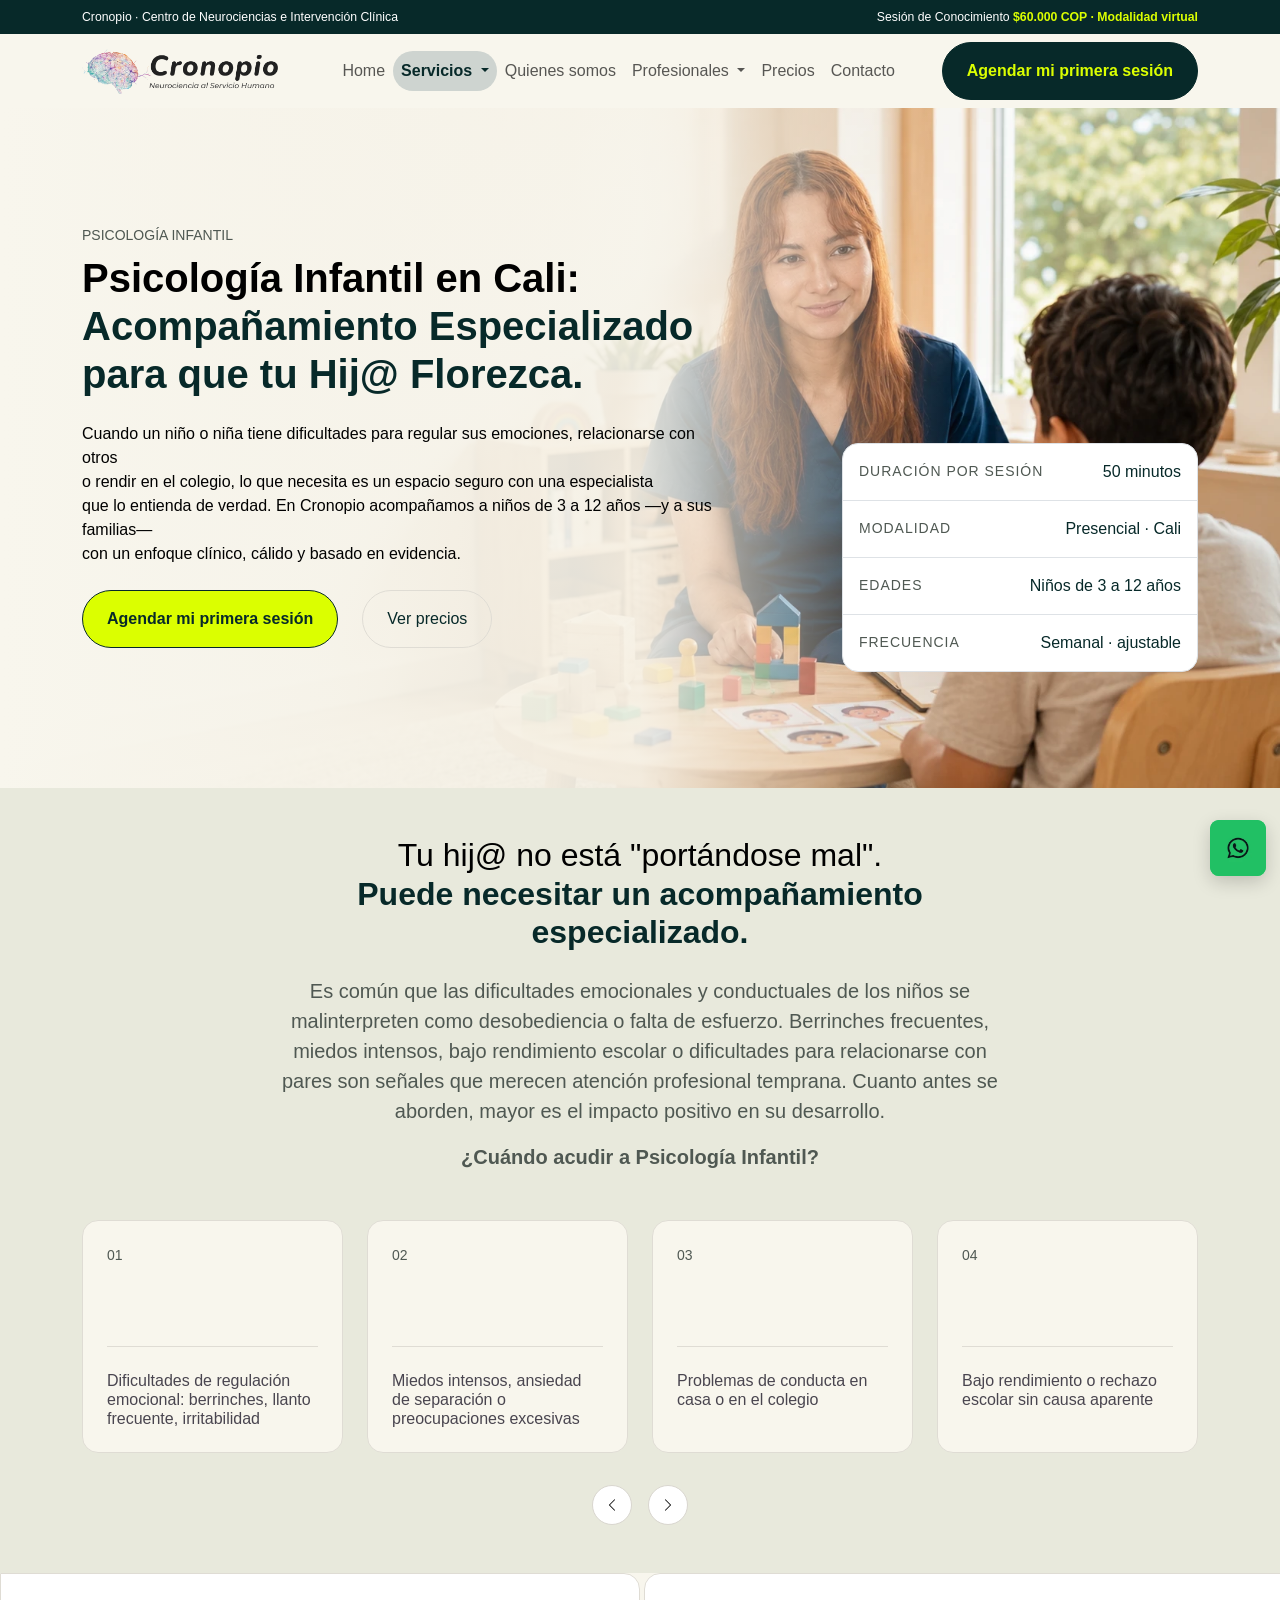
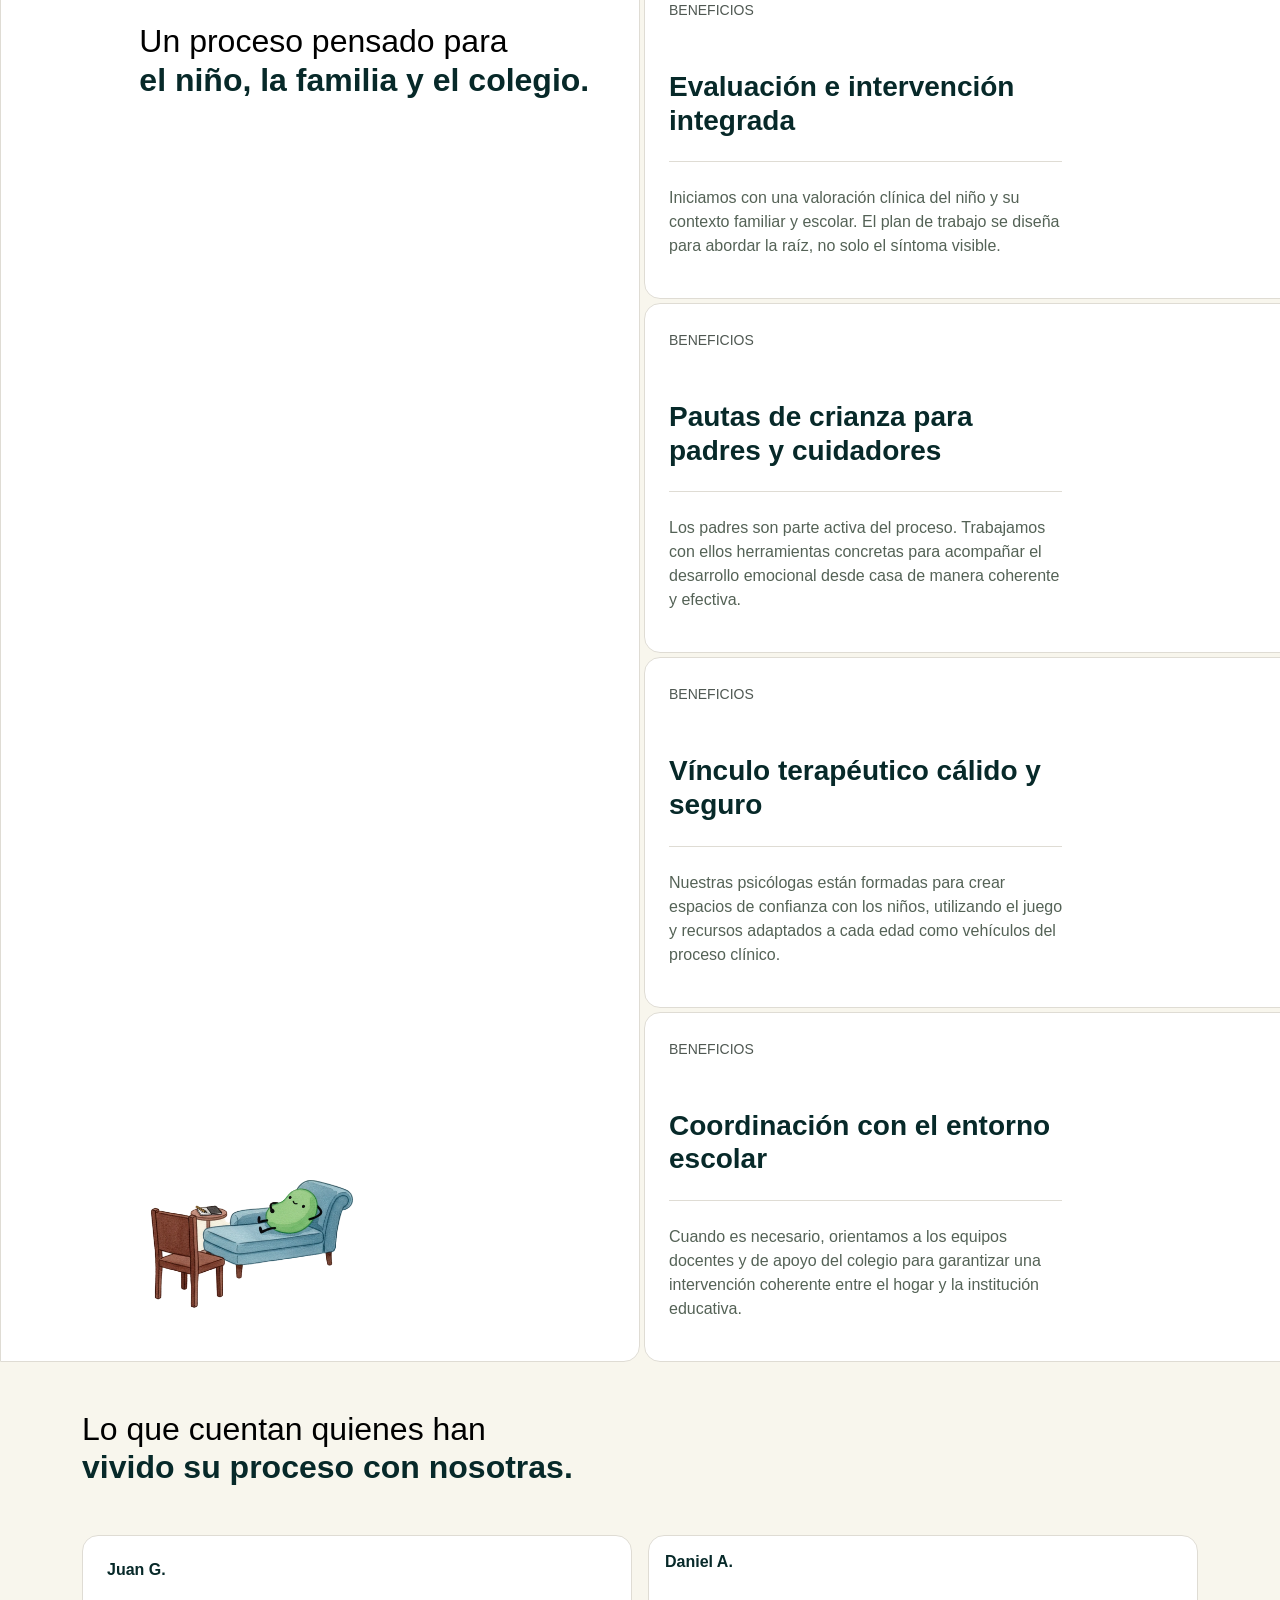
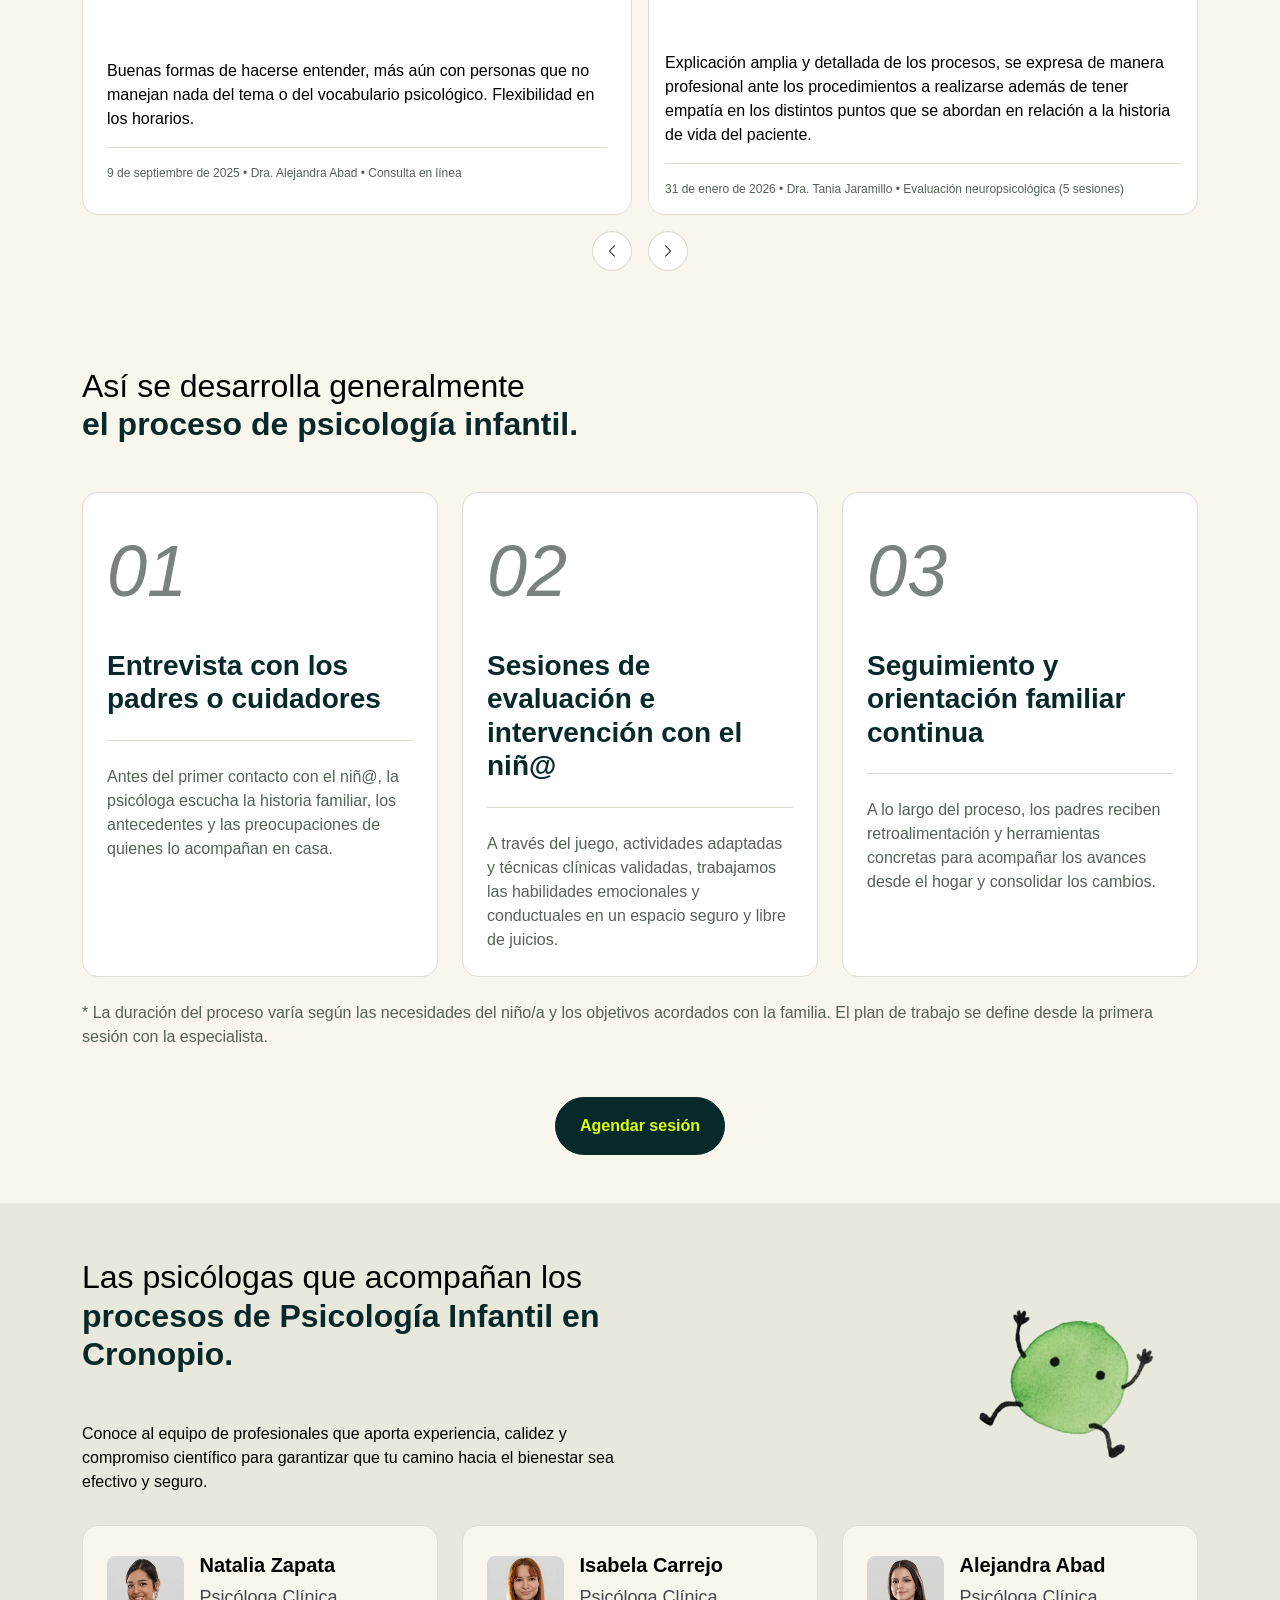
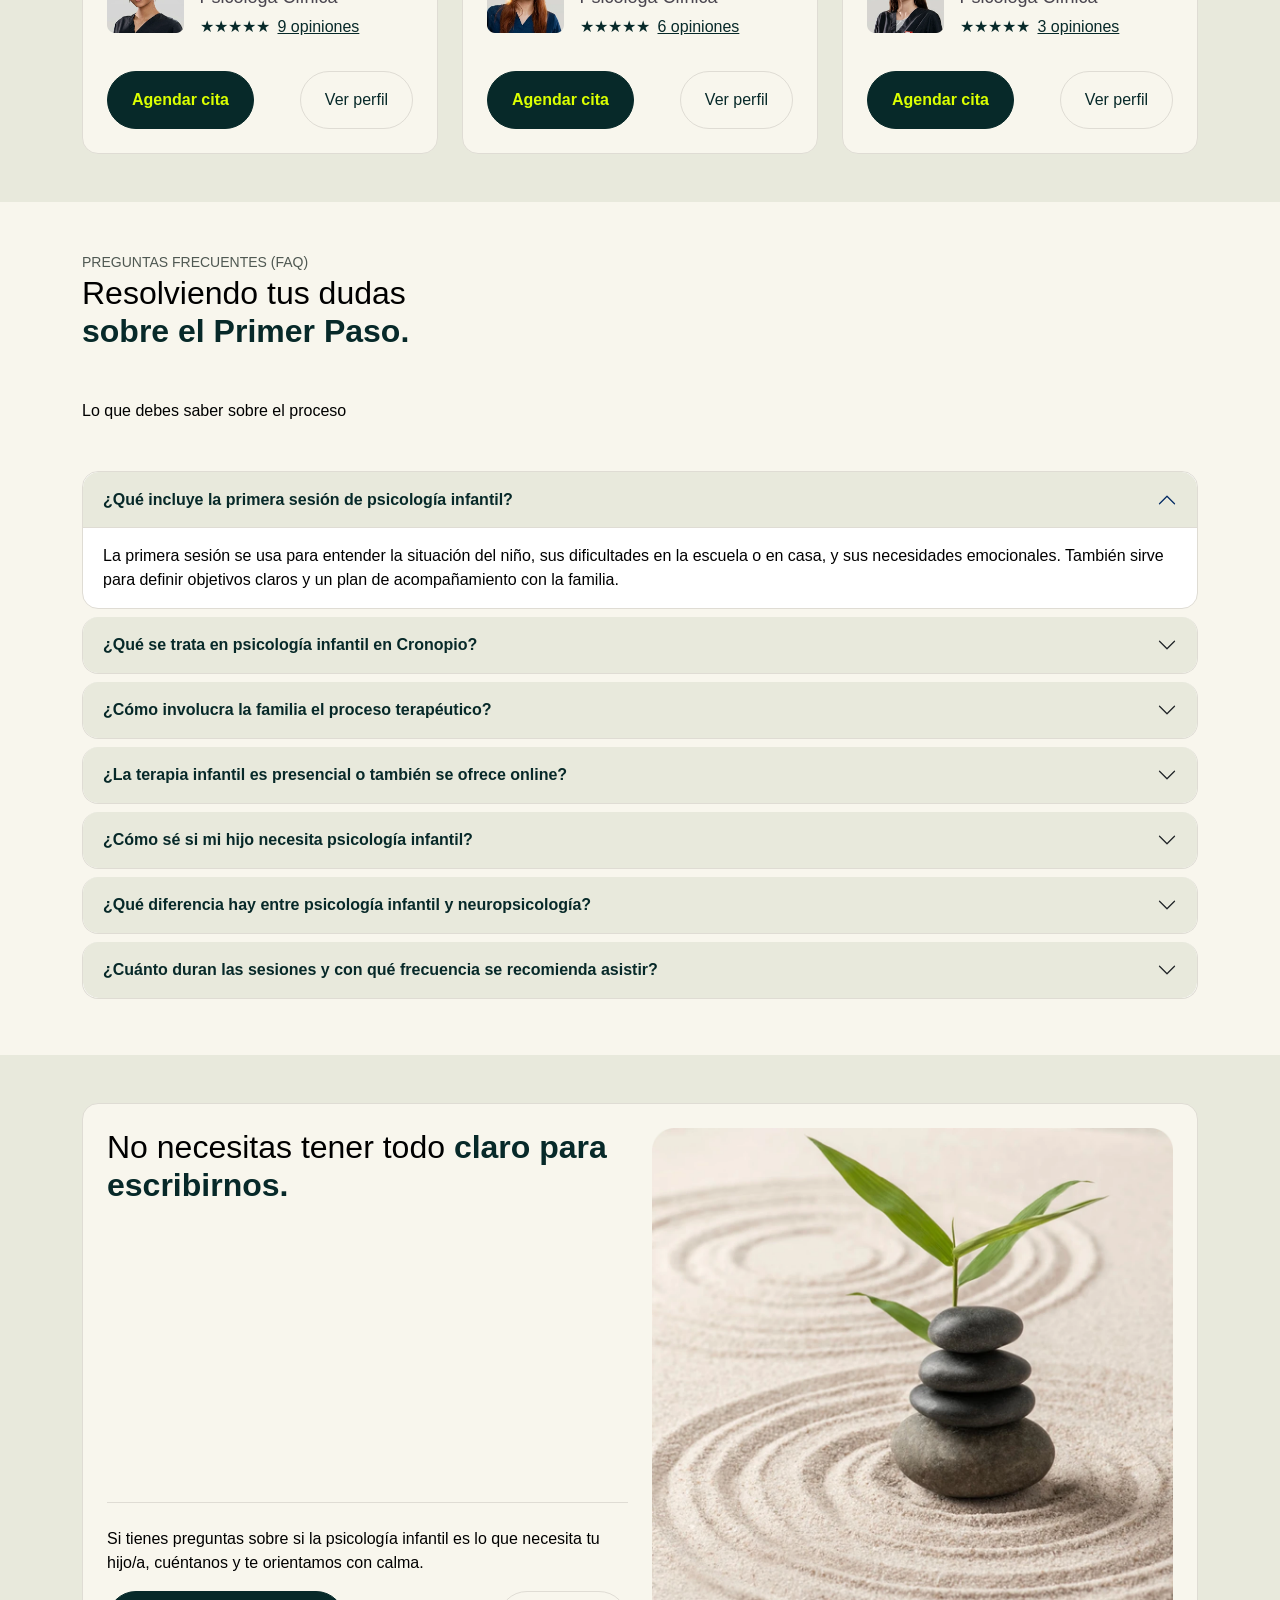
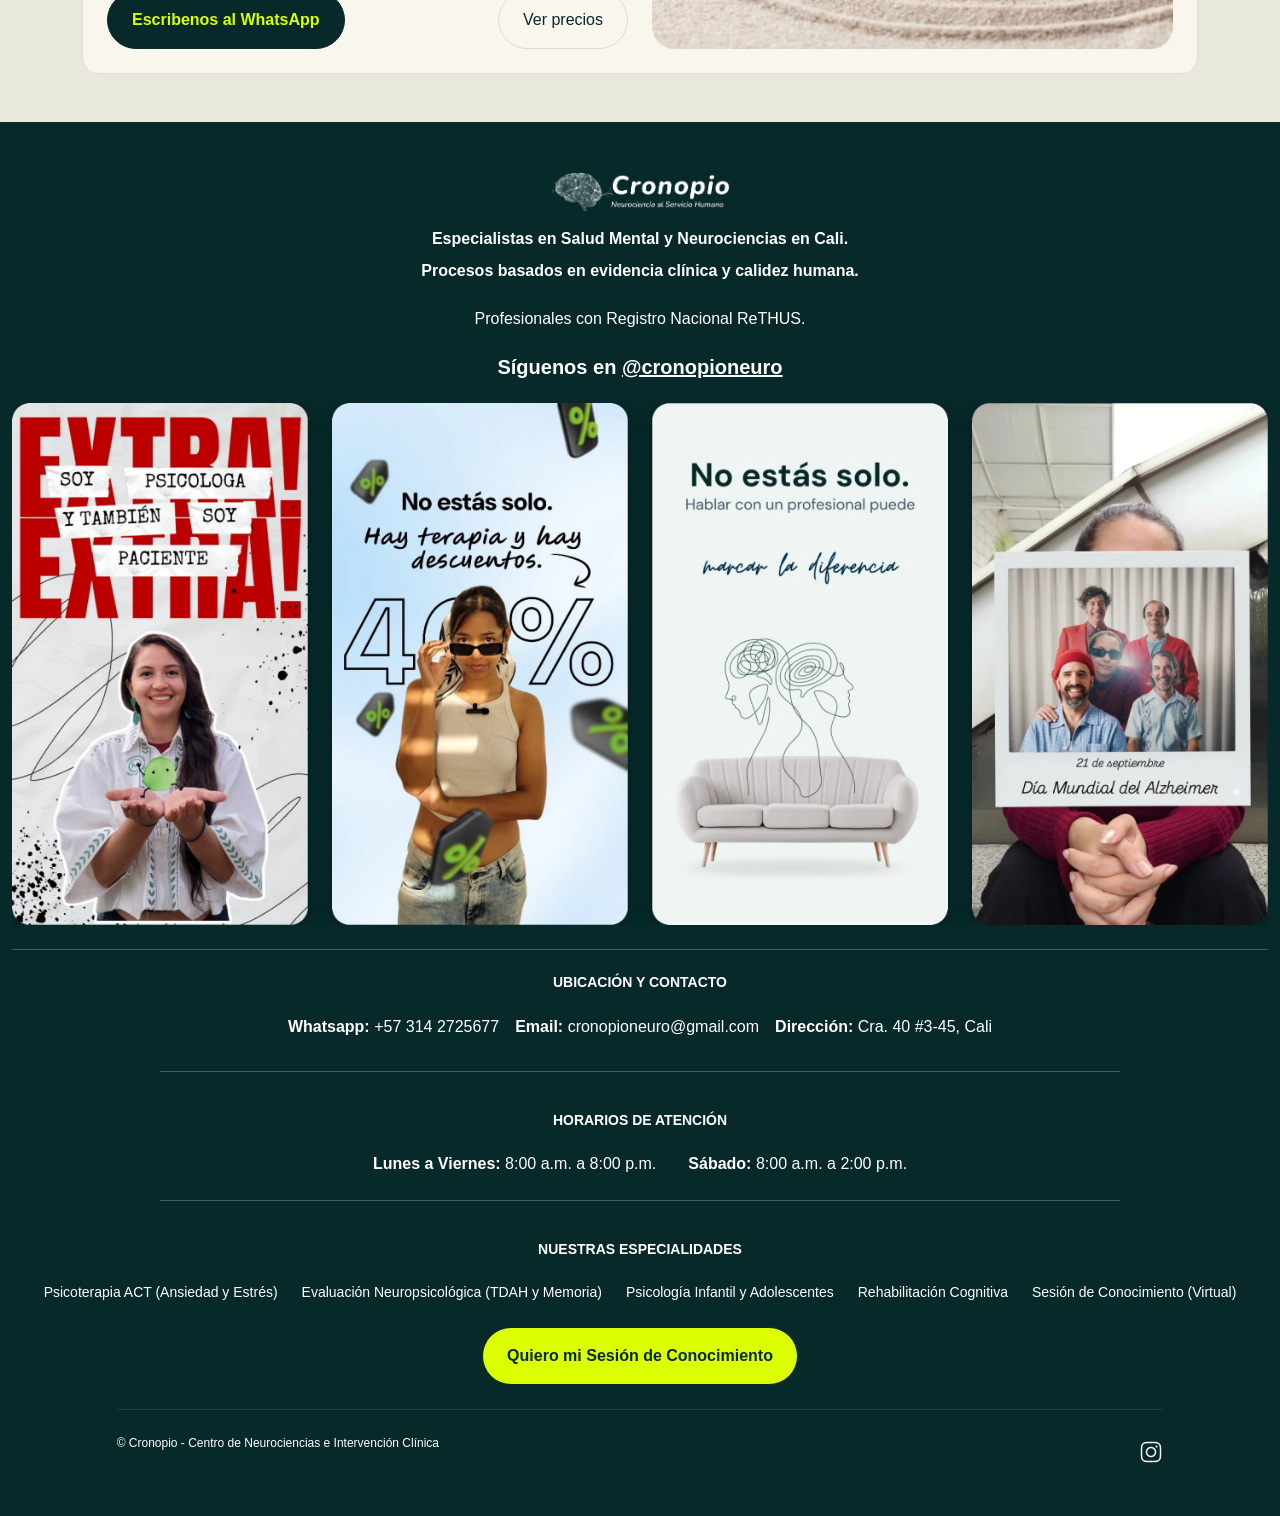
<file: psicologia-infantil.html>
<!DOCTYPE html>
<html lang="es">

<head>
    <meta charset="UTF-8">
    <meta name="viewport" content="width=device-width, initial-scale=1.0">
    <title>Psicología Infantil en Cali | Cronopio Neuro</title>
    <!-- Meta tags para SEO y compartir en redes -->
    <meta name="description"
        content="Psicología infantil en Cali para niños de 3 a 12 años con acompañamiento especializado en regulación emocional, conducta, ansiedad y rendimiento escolar.">
    <meta name="keywords"
        content="psicología infantil, psicología infantil en Cali, terapia infantil, ansiedad infantil, conducta infantil, regulación emocional, apoyo escolar, niños de 3 a 12 años, Cronopio Neuro">
    <meta name="author" content="Cronopio Neuro">
    <link rel="canonical" href="https://cronopioneuro.com/psicologia-infantil.html">

    <!-- Open Graph (para WhatsApp, Facebook, etc.) -->
    <meta property="og:type" content="website">
    <meta property="og:url" content="https://cronopioneuro.com/psicologia-infantil.html">
    <meta property="og:title" content="Psicología Infantil en Cali | Cronopio Neuro">
    <meta property="og:description"
        content="Acompañamiento psicológico infantil en Cali para niños de 3 a 12 años, con enfoque en regulación emocional, conducta, ansiedad y desarrollo integral.">
    <meta property="og:image" content="assets/img/cronopio-neuro-logo.webp">
    <meta property="og:image:width" content="1200">
    <meta property="og:image:height" content="630">
    <link rel="icon" type="image/webp" href="assets/img/cronopio-neuro-logo.webp">
    <link href="https://cdn.jsdelivr.net/npm/bootstrap@5.3.2/dist/css/bootstrap.min.css" rel="stylesheet">
    <link href="https://unpkg.com/aos@2.3.1/dist/aos.css" rel="stylesheet">
    <link rel="stylesheet" href="./assets/estilos/style.css">

    <!-- Código Schema para Psicología Infantil -->
    <script type="application/ld+json">
{
  "@context": "https://schema.org",
  "@type": "MedicalWebPage",
  "name": "Psicología Infantil en Cali | Cronopio Neuro",
  "url": "https://cronopioneuro.com/psicologia-infantil.html",
  "description": "Acompañamiento psicológico infantil en Cali para niños de 3 a 12 años, con enfoque en regulación emocional, conducta, ansiedad y desarrollo integral.",
  "mainEntity": {
    "@type": "MedicalService",
    "name": "Psicología Infantil",
    "url": "https://cronopioneuro.com/psicologia-infantil.html",
    "description": "Acompañamiento psicológico infantil en Cali para niños de 3 a 12 años, enfocado en regulación emocional, conducta, ansiedad y desarrollo integral.",
    "serviceType": "ChildPsychology",
    "areaServed": "CO",
    "audience": {
      "@type": "Audience",
      "audienceType": "Niños de 3 a 12 años y sus familias"
    },
    "offers": [
      {
        "@type": "Offer",
        "price": "60000",
        "priceCurrency": "COP",
        "description": "Sesión de conocimiento virtual"
      },
      {
        "@type": "Offer",
        "price": "110000",
        "priceCurrency": "COP",
        "description": "Sesión virtual"
      },
      {
        "@type": "Offer",
        "price": "130000",
        "priceCurrency": "COP",
        "description": "Sesión presencial en Cali"
      }
    ],
    "provider": {
      "@type": "MedicalClinic",
      "name": "Cronopio - Centro de Neurociencias e Intervención Clínica",
      "url": "https://cronopioneuro.com/",
      "telephone": "+573142725677",
      "address": {
        "@type": "PostalAddress",
        "streetAddress": "Cra. 40 #3-45",
        "addressLocality": "Cali",
        "addressRegion": "Valle del Cauca",
        "postalCode": "760001",
        "addressCountry": "CO"
      }
    }
  }
}
</script>
</head>

<body>
    <!-- Topbar Promocional -->
    <div class="top-bar text-white py-2" data-aos="fade-down" data-aos-delay="100">
        <div class="container d-flex justify-content-between align-items-center small">
            <span class="d-none d-md-inline">Cronopio · Centro de Neurociencias e Intervención Clínica</span>
            <span class="mx-auto mx-md-0 d-block d-md-none text-center">Sesión de Conocimiento <br><strong
                    class="text-lime">$60.000 COP · Modalidad virtual</strong></span>
            <span class="mx-auto mx-md-0 d-none d-md-block">Sesión de Conocimiento
                <strong class="text-lime">$60.000 COP · Modalidad virtual</strong></span>
        </div>
    </div>
    <!-- Header / Navbar -->
    <nav class="navbar navbar-expand-xl sticky-top" data-aos="fade-down" data-aos-delay="100">
        <div class="container">
            <a class="navbar-brand" href="index.html">
                <img src="assets/img/01.hero_image/logo_primary.webp" alt="Cronopio Logo" height="45">
            </a>
            <button class="navbar-toggler" type="button" data-bs-toggle="collapse" data-bs-target="#mainNav">
                <span class="navbar-toggler-icon"></span>
            </button>
            <div class="collapse navbar-collapse" id="mainNav">
                <ul class="navbar-nav mx-auto mb-2 mb-lg-0">
                    <li class="nav-item px-3 py-2 px-lg-0 py-lg-0"><a class="nav-link" href="index.html">Home</a></li>
                    <li class="nav-item dropdown px-3 py-2 px-lg-0 py-lg-0">
                        <a class="nav-link dropdown-toggle active" href="servicios.html" role="button"
                            data-bs-toggle="dropdown" aria-expanded="false">
                            Servicios
                        </a>
                        <ul class="dropdown-menu background-neutro-050 p-xl-3 rounded-4">
                            <li>
                                <a class="dropdown-item d-flex align-items-start p-xl-3 mb-3 mb-xl-0"
                                    href="cognitivo-conductual.html">
                                    <span class="number me-3 opacity-50 flex-shrink-0">01</span>
                                    <div>
                                        <h4 class="color-text-brand fs-6 mb-1">Psicología ACT / Cognitivo-Conductual
                                        </h4>
                                        <p class="d-none d-lg-block small text-secondary mb-0">Terapia te aceptación y
                                            compromiso para ansiedad, <br> depresión, dependen... </p>
                                    </div>
                                </a>
                            </li>
                            <li>
                                <a class="dropdown-item d-flex align-items-start p-xl-3 mb-3 mb-xl-0"
                                    href="psicologia-infantil.html">
                                    <span class="number me-3 opacity-50 flex-shrink-0">02</span>
                                    <div>
                                        <h4 class="color-text-brand fs-6 mb-1">Psicología Infantil</h4>
                                        <p class="d-none d-lg-block small text-secondary mb-0">Acompañamiento
                                            especializado para niños y familias.</p>
                                    </div>
                                </a>
                            </li>
                            <li>
                                <a class="dropdown-item d-flex align-items-start p-xl-3 mb-3 mb-xl-0"
                                    href="neuropsicologia.html">
                                    <span class="number me-3 opacity-50 flex-shrink-0">03</span>
                                    <div>
                                        <h4 class="color-text-brand fs-6 mb-1">Neuropsicologia</h4>
                                        <p class="d-none d-lg-block small text-secondary mb-0">Diagnostico riguroso de
                                            TDAH, TEA, Demencias, <br> Epilepsia y secuelas cog...
                                    </div>
                                </a>
                            </li>
                            <li>
                                <a class="dropdown-item d-flex align-items-start p-xl-3 mb-3 mb-xl-0"
                                    href="rehabilitacion-cognitiva.html">
                                    <span class="number me-3 opacity-50 flex-shrink-0">04</span>
                                    <div>
                                        <h4 class="color-text-brand fs-6 mb-1">Rehabilitación Cognitiva</h4>
                                        <p class="d-none d-lg-block small text-secondary mb-0">Entrenamiento de
                                            atención, memoria, lenguaje <br> y funciones ejecutivas co... </p>
                                    </div>
                                </a>
                            </li>
                            <li>
                                <a class="dropdown-item d-flex align-items-start p-xl-3 mb-3 mb-xl-0"
                                    href="sesion-conocimiento.html">
                                    <span class="number me-3 opacity-50 flex-shrink-0">05</span>
                                    <div>
                                        <h4 class="color-text-brand fs-6 mb-1">Sesión de conocimiento</h4>
                                        <p class="d-none d-lg-block small text-secondary mb-0">Primer contacto para
                                            orientar tu proceso.
                                        </p>
                                    </div>
                                </a>
                            </li>
                            <div class="divider mb-4"></div>
                            <li class="dropdown-item-wrapper px-lg-3 mb-md-0 mb-lg-3 mb-xl-2">
                                <a href="servicios.html" class="btn-link p-0 border-0 text-decoration-none">Ver todos
                                    los
                                    servicios</a>
                            </li>
                        </ul>
                    </li>
                    <li class="nav-item px-3 py-2 px-lg-0 py-lg-0"><a class="nav-link" href="quienes-somos.html">Quienes
                            somos</a></li>
                    <li class="nav-item dropdown px-3 py-2 px-lg-0 py-lg-0">
                        <a class="nav-link dropdown-toggle" href="profesionales.html" role="button"
                            data-bs-toggle="dropdown" aria-expanded="false">
                            Profesionales
                        </a>
                        <ul class="dropdown-menu background-neutro-050 p-xl-3 rounded-4">
                            <li>
                                <a class="dropdown-item d-flex align-items-start p-xl-3 mb-3 mb-xl-0"
                                    href="tania-jaramillo.html">
                                    <span class="number me-3 opacity-50 flex-shrink-0">01</span>
                                    <div>
                                        <h4 class="color-text-brand fs-6 mb-1">Tania Jaramillo
                                        </h4>
                                        <p class="d-none d-lg-block small text-secondary mb-0">Experta en evaluación
                                            neuropsicológica <br> en niños, adolescentes, adultos y adultos mayores.
                                        </p>
                                    </div>
                                </a>
                            </li>
                            <li>
                                <a class="dropdown-item d-flex align-items-start p-xl-3 mb-3 mb-xl-0"
                                    href="natalia-zapata.html">
                                    <span class="number me-3 opacity-50 flex-shrink-0">02</span>
                                    <div>
                                        <h4 class="color-text-brand fs-6 mb-1">Natalia Zapata</h4>
                                        <p class="d-none d-lg-block small text-secondary mb-0">Psicologa con énfasis en
                                            psicología clínica <br> y Terapia de Aceptación y Compromiso (ACT)
                                        </p>
                                    </div>
                                </a>
                            </li>
                            <li>
                                <a class="dropdown-item d-flex align-items-start p-xl-3 mb-3 mb-xl-0"
                                    href="isabela-carrejo.html">
                                    <span class="number me-3 opacity-50 flex-shrink-0">03</span>
                                    <div>
                                        <h4 class="color-text-brand fs-6 mb-1">Isabela Carrejo</h4>
                                        <p class="d-none d-lg-block small text-secondary mb-0">Psicóloga experta en la
                                            evaluación e intervención <br> de problemáticas en adolescentes
                                            y adultos.</p>
                                    </div>
                                </a>
                            </li>
                            <li>
                                <a class="dropdown-item d-flex align-items-start p-xl-3 mb-3 mb-xl-0"
                                    href="alejandra-abad.html">
                                    <span class="number me-3 opacity-50 flex-shrink-0">04</span>
                                    <div>
                                        <h4 class="color-text-brand fs-6 mb-1">Alejandra Abad</h4>
                                        <p class="d-none d-lg-block small text-secondary mb-0">Experta en evaluación
                                            cognitiva y terapia <br> de adultos con enfoque ACT.
                                        </p>
                                    </div>
                                </a>
                            </li>
                            <div class="divider mb-4"></div>
                            <li class="dropdown-item-wrapper px-lg-3 mb-md-0 mb-lg-3 mb-xl-2">
                                <a href="profesionales.html" class="btn-link p-0 border-0 text-decoration-none">Ver
                                    todas los
                                    profesionales</a>
                            </li>
                        </ul>
                    </li>
                    <li class="nav-item px-3 py-2 px-lg-0 py-lg-0"><a class="nav-link" href="precios.html">Precios</a>
                    </li>
                    <li class="nav-item px-3 py-2 px-lg-0 py-lg-0"><a class="nav-link" href="contacto.html">Contacto</a>
                    </li>
                </ul>
                <div class="d-flex p-3 p-lg-0">
                    <a class="zl-facility-url btn btn-primary"
                        href="https://www.doctoralia.co/clinicas/cronopio-centro-de-neurociencias-e-intervencion-clinica#services-section"
                        target="_blank" rel="nofollow"
                        data-zlw-facility="cronopio-centro-de-neurociencias-e-intervencion-clinica"
                        data-zlw-type="facility-button-with-saas-only" data-zlw-saas-only="true"
                        data-zlw-a11y-title="Widget de reserva de citas médicas">Agendar mi primera sesión</a>
                </div>
            </div>
        </div>
    </nav>
    <!-- Hero Section -->
    <section
        class="hero-section pt-4 pe-0 pt-md-0 hero-degradado position-relative overflow-hidden d-flex flex-column d-md-flex flex-md-column justify-content-md-center"
        data-aos="fade-in" data-aos-delay="300">
        <!-- Imagen Hero: En móvil fluye al final del HTML mediante CSS, en web es absoluta -->
        <img src="assets/img/09.banner-servicios/banner-psicologia-infantil.webp"
            alt="isabela carrejo psicologa infantil en cali especialista en terapia act para niños"
            class="hero-imagen-adaptativa order-last order-lg-first" loading="eager" fetchpriority="high" width="1440"
            height="500">
        <div class="container position-relative z-1">
            <div class="row align-items-md-end g-4" data-aos="fade-in" data-aos-delay="300">
                <!-- Columna Texto -->
                <div class="col-lg-6 col-xl-7">
                    <p class="text-uppercase small text-muted mb-2 ls-1">Psicología infantil
                    </p>
                    <h1 class="d-block d-xl-none color-text-primary fw-bold mb-4 main-title">Psicología Infantil en
                        Cali: <span class="color-text-brand">Acompañamiento Especializado para que tu Hij@ Florezca.
                        </span>
                    </h1>
                    <h1 class="d-none d-xl-block color-text-primary fw-bold mb-4 main-title">Psicología Infantil en
                        Cali:
                        <span class="color-text-brand"><br>Acompañamiento Especializado para que tu Hij@
                            Florezca.</span>
                    </h1>
                    <p class="d-block d-xl-none color-text-primary hero-description mb-4">
                        Cuando un niño o niña tiene dificultades para regular sus emociones, relacionarse con otros o
                        rendir en el colegio, lo que necesita es un espacio seguro con una especialista que lo entienda
                        de verdad. En Cronopio acompañamos a niños de 3 a 12 años —y a sus familias— con un enfoque
                        clínico, cálido y basado en evidencia.
                    </p>
                    <p class="d-none d-xl-block color-text-primary hero-description mb-4">
                        Cuando un niño o niña tiene dificultades para regular sus emociones, relacionarse con otros <br>
                        o
                        rendir en el colegio, lo que necesita es un espacio seguro con una especialista<br> que lo
                        entienda
                        de verdad. En Cronopio acompañamos a niños de 3 a 12 años —y a sus familias— <br>con un enfoque
                        clínico, cálido y basado en evidencia.
                    </p>
                    <div
                        class="d-flex flex-wrap justify-content-center justify-content-md-start align-items-center gap-4 mb-4">
                        <a href="https://wa.me/573142725677?text=Hola%20quiero%20recibir%20m%C3%A1s%20informaci%C3%B3n%20sobre%20sus%20servicios"
                            target="_blank" rel="noopener noreferrer"
                            class="btn btn-secondary rounded-5 col-12 col-md-auto">Agendar mi primera sesión</a>
                        <a href="precios.html" class="col-12 col-md-auto btn-link text-decoration-none text-center">Ver
                            precios</a>
                    </div>
                </div>
                <!-- Columna Tabla de especificaciones -->
                <div class="col-lg-6 col-xl-4 offset-xl-1" data-aos="fade-up" data-aos-delay="100">
                    <div class="card border rounded-4 p-0 overflow-hidden background-neutro-050">
                        <!-- Fila 1 -->
                        <div class="d-flex justify-content-between align-items-center p-3 border-bottom">
                            <span class="small text-uppercase color-text-light" style="letter-spacing:.07em;">Duración
                                por sesión</span>
                            <span class="color-text-brand">50 minutos</span>
                        </div>
                        <!-- Fila 2 -->
                        <div class="d-flex justify-content-between align-items-center p-3 border-bottom">
                            <span class="small text-uppercase color-text-light"
                                style="letter-spacing:.07em;">Modalidad</span>
                            <span class="color-text-brand">Presencial · Cali</span>
                        </div>
                        <!-- Fila 3 -->
                        <div class="d-flex justify-content-between align-items-center p-3 border-bottom">
                            <span class="small text-uppercase color-text-light"
                                style="letter-spacing:.07em;">Edades</span>
                            <span class="color-text-brand">Niños de 3 a 12 años
                            </span>
                        </div>
                        <!-- Fila 4 -->
                        <div class="d-flex justify-content-between align-items-center p-3">
                            <span class="small text-uppercase color-text-light"
                                style="letter-spacing:.07em;">Frecuencia</span>
                            <span class="color-text-brand">Semanal · ajustable</span>
                        </div>
                    </div>
                </div>
            </div>
        </div>
    </section>
    <!-- Sección de situaciones -->
    <section class="seccion-situaciones grid-cards py-5 background-neutro-150">
        <div class="container">
            <div class="row justify-content-center mb-5 text-center">
                <div class="col-12 col-lg-9 col-xl-8">
                    <h2 class="mb-4 color-text-primary">
                        Tu hij@ no está "portándose mal".<br>
                        <span class="fw-bold color-text-brand">Puede necesitar un acompañamiento especializado.</span>
                    </h2>
                    <p class="color-text-light fs-5">
                        Es común que las dificultades emocionales y conductuales de los niños se malinterpreten como
                        desobediencia o falta de esfuerzo. Berrinches frecuentes, miedos intensos, bajo rendimiento
                        escolar o dificultades para relacionarse con pares son señales que merecen atención profesional
                        temprana. Cuanto antes se aborden, mayor es el impacto positivo en su desarrollo.
                    </p>
                    <p class="color-text-light fw-semibold mb-0 fs-5">
                        ¿Cuándo acudir a Psicología Infantil?
                    </p>
                </div>
            </div>
            <!-- Carousel mobile -->
            <div id="carruselMobile" class="carousel slide d-block d-md-none carrusel-mobile" data-bs-ride="false"
                data-bs-interval="false">
                <div class="carousel-inner mb-4">
                    <div class="carousel-item active">
                        <div class="card situation-card p-4 h-100">
                            <span class="numero color-text-light text-uppercase">01</span>
                            <div class="divider mb-4"></div>
                            <div class="body-card">
                                <h3 class="mb-0 color-text-secondary fs-6">Dificultades de regulación emocional:
                                    berrinches, llanto frecuente, irritabilidad</h3>
                            </div>
                        </div>
                    </div>
                    <div class="carousel-item">
                        <div class="card situation-card p-4 h-100">
                            <span class="numero color-text-light text-uppercase">02</span>
                            <div class="divider mb-4"></div>
                            <div class="body-card">
                                <h3 class="mb-0 color-text-secondary fs-6">Miedos intensos, ansiedad de separación o
                                    preocupaciones excesivas
                                </h3>
                            </div>
                        </div>
                    </div>
                    <div class="carousel-item">
                        <div class="card situation-card p-4 h-100">
                            <span class="numero color-text-light text-uppercase">03</span>
                            <div class="divider mb-4"></div>
                            <div class="body-card">
                                <h3 class="mb-0 color-text-secondary fs-6">Problemas de conducta en casa o en el colegio
                                </h3>
                            </div>
                        </div>
                    </div>
                    <div class="carousel-item">
                        <div class="card situation-card p-4 h-100">
                            <span class="numero color-text-light text-uppercase">04</span>
                            <div class="divider mb-4"></div>
                            <div class="body-card">
                                <h3 class="mb-0 color-text-secondary fs-6">Bajo rendimiento o rechazo escolar sin causa
                                    aparente</h3>
                            </div>
                        </div>
                    </div>
                    <div class="carousel-item">
                        <div class="card situation-card p-4 h-100">
                            <span class="numero color-text-light text-uppercase">05</span>
                            <div class="divider mb-4"></div>
                            <div class="body-card">
                                <h3 class="mb-0 color-text-secondary fs-6">Dificultades en las relaciones con pares o
                                    hermanos</h3>
                            </div>
                        </div>
                    </div>
                </div>
                <div class="p-4">
                    <button class="carousel-control-prev" type="button" data-bs-target="#carruselMobile"
                        data-bs-slide="prev">
                        <span class="carousel-control-prev-icon" aria-hidden="true"></span>
                        <span class="visually-hidden">Anterior</span>
                    </button>
                    <button class="carousel-control-next" type="button" data-bs-target="#carruselMobile"
                        data-bs-slide="next">
                        <span class="carousel-control-next-icon" aria-hidden="true"></span>
                        <span class="visually-hidden">Siguiente</span>
                    </button>
                </div>
            </div>
            <!-- Carousel desktop -->
            <div id="carruselDesktop" class="carousel slide d-none d-md-block carrusel-desktop" data-bs-ride="false"
                data-bs-interval="false">
                <div class="carousel-inner mb-4">
                    <div class="carousel-item active">
                        <div class="row row-cols-md-2 g-4">
                            <div class="col-lg-3" data-aos="fade-up" data-aos-delay="100">
                                <div class="card situation-card p-4 h-100 w-100">
                                    <span class="numero color-text-light text-uppercase">01</span>
                                    <div class="divider mb-4"></div>
                                    <div class="body-card">
                                        <h3 class="mb-0 color-text-secondary fs-6">Dificultades de regulación emocional:
                                            berrinches, llanto frecuente, irritabilidad</h3>
                                    </div>
                                </div>
                            </div>
                            <div class="col-lg-3" data-aos="fade-up" data-aos-delay="200">
                                <div class="card situation-card p-4 h-100 w-100">
                                    <span class="numero color-text-light text-uppercase">02</span>
                                    <div class="divider mb-4"></div>
                                    <div class="body-card">
                                        <h3 class="mb-0 color-text-secondary fs-6">Miedos intensos, ansiedad de
                                            separación o preocupaciones excesivas</h3>
                                    </div>
                                </div>
                            </div>
                            <div class="col-lg-3" data-aos="fade-up" data-aos-delay="300">
                                <div class="card situation-card p-4 h-100 w-100">
                                    <span class="numero color-text-light text-uppercase">03</span>
                                    <div class="divider mb-4"></div>
                                    <div class="body-card">
                                        <h3 class="mb-0 color-text-secondary fs-6">Problemas de conducta en casa o en el
                                            colegio
                                        </h3>
                                    </div>
                                </div>
                            </div>
                            <div class="col-lg-3" data-aos="fade-up" data-aos-delay="400">
                                <div class="card situation-card p-4 h-100 w-100">
                                    <span class="numero color-text-light text-uppercase">04</span>
                                    <div class="divider mb-4"></div>
                                    <div class="body-card">
                                        <h3 class="mb-0 color-text-secondary fs-6">Bajo rendimiento o rechazo escolar
                                            sin causa aparente</h3>
                                    </div>
                                </div>
                            </div>
                        </div>
                    </div>
                    <div class="carousel-item">
                        <div class="row row-cols-md-2 g-4">
                            <div class="col-lg-3">
                                <div class="card situation-card p-4 h-100 w-100">
                                    <span class="numero color-text-light text-uppercase">05</span>
                                    <div class="divider mb-4"></div>
                                    <div class="body-card">
                                        <h3 class="mb-0 color-text-secondary fs-6">Dificultades en las relaciones con
                                            pares o hermanos</h3>
                                    </div>
                                </div>
                            </div>
                        </div>
                    </div>
                </div>
                <div class="p-4">
                    <button class="carousel-control-prev" type="button" data-bs-target="#carruselDesktop"
                        data-bs-slide="prev">
                        <span class="carousel-control-prev-icon" aria-hidden="true"></span>
                        <span class="visually-hidden">Anterior</span>
                    </button>
                    <button class="carousel-control-next" type="button" data-bs-target="#carruselDesktop"
                        data-bs-slide="next">
                        <span class="carousel-control-next-icon" aria-hidden="true"></span>
                        <span class="visually-hidden">Siguiente</span>
                    </button>
                </div>
            </div>
        </div>
    </section>
    <!-- Sección de beneficios -->
    <section class="seccion-beneficios">
        <div class="container-fluid p-0">
            <div class="beneficios-wrapper d-flex flex-column flex-md-row align-items-stretch">
                <!-- ── Columna / Card izquierda: título + imagen ── -->
                <div class="card-titulo-beneficios background-neutro-050 p-3 p-md-5 col-md-6" data-aos="fade-in"
                    data-aos-delay="300">
                    <div class="col-xl-10 offset-xl-2 h-100 d-flex flex-column justify-content-md-between">
                        <h2 class="color-text-primary mb-5">
                            Un proceso pensado para<br>
                            <span class="fw-bold color-text-brand">el niño, la familia y el colegio.</span>
                        </h2>
                        <!-- Imagen mascota -->
                        <img src="assets/img/06.beneficios/Mascota-Cronopio.webp"
                            alt="Mascota Cronopio recostada en diván" class="imagen-mascota-beneficios">
                    </div>
                </div>
                <!-- ── Columna / Lista de 4 cards derecha ── -->
                <div class="beneficios-lista col-md-6">
                    <div class="card-beneficio background-neutro-050 p-3 p-md-4" data-aos="fade-up"
                        data-aos-delay="100">
                        <div class="col-xl-8">
                            <span class="numero small color-text-light text-uppercase">Beneficios</span>
                            <div class="card-body mt-5">
                                <h3 class="fw-bold mb-4 color-text-brand">Evaluación e intervención integrada</h3>
                                <div class="divider mb-4"></div>
                                <p class="color-text">Iniciamos con una valoración clínica del niño y su contexto
                                    familiar y escolar. El plan de trabajo se diseña para abordar la raíz, no solo el
                                    síntoma visible.</p>
                            </div>
                        </div>
                    </div>
                    <div class="card-beneficio background-neutro-050 p-3 p-md-4" data-aos="fade-up"
                        data-aos-delay="100">
                        <div class="col-xl-8">
                            <span class="numero small color-text-light text-uppercase">Beneficios</span>
                            <div class="card-body mt-5">
                                <h3 class="fw-bold mb-4 color-text-brand">Pautas de crianza para padres y cuidadores
                                </h3>
                                <div class="divider mb-4"></div>
                                <p class="color-text">Los padres son parte activa del proceso. Trabajamos con ellos
                                    herramientas concretas para acompañar el desarrollo emocional desde casa de manera
                                    coherente y efectiva.</p>
                            </div>
                        </div>
                    </div>
                    <div class="card-beneficio background-neutro-050 p-3 p-md-4" data-aos="fade-up"
                        data-aos-delay="100">
                        <div class="col-xl-8">
                            <span class="numero small color-text-light text-uppercase">Beneficios</span>
                            <div class="card-body mt-5">
                                <h3 class="fw-bold mb-4 color-text-brand">Vínculo terapéutico cálido y seguro</h3>
                                <div class="divider mb-4"></div>
                                <p class="color-text">Nuestras psicólogas están formadas para crear espacios de
                                    confianza con los niños, utilizando el juego y recursos adaptados a cada edad como
                                    vehículos del proceso clínico.</p>
                            </div>
                        </div>
                    </div>
                    <div class="card-beneficio background-neutro-050 p-3 p-md-4" data-aos="fade-up"
                        data-aos-delay="100">
                        <div class="col-xl-8">
                            <span class="numero small color-text-light text-uppercase">Beneficios</span>
                            <div class="card-body mt-5">
                                <h3 class="fw-bold mb-4 color-text-brand">Coordinación con el entorno escolar</h3>
                                <div class="divider mb-4"></div>
                                <p class="color-text">Cuando es necesario, orientamos a los equipos docentes y de apoyo
                                    del colegio para garantizar una intervención coherente entre el hogar y la
                                    institución educativa.</p>
                            </div>
                        </div>
                    </div>
                </div>
            </div>
        </div>
    </section>
    <!-- Sección de testimonios -->
    <section class="seccion-testimonios grid-cards py-5">
        <div class="container">
            <h2 class="mb-5 d-block d-md-none">
                Lo que cuentan quienes han
                <strong class="color-text-brand">vivido su proceso con nosotras.</strong>
            </h2>
            <h2 class="mb-5 d-none d-md-block">
                Lo que cuentan quienes han<br>
                <strong class="color-text-brand">vivido su proceso con nosotras.</strong>
            </h2>
            <div id="carruselTestimonios" class="carousel slide carrusel-testimonios" data-bs-touch="false">
                <div class="carousel-inner">
                    <!-- Slide 1 -->
                    <div class="carousel-item active">
                        <div class="row g-3">
                            <!-- Primera tarjeta: visible en todos los tamaños -->
                            <div class="col-12 col-md-6">
                                <div class="card h-100 background-neutro-050 p-3 p-md-4">
                                    <div class="body-card">
                                        <h3 class="fs-6 fw-bold color-text-brand">Juan G.</h3>
                                        <p class="mb-3">Buenas formas de hacerse entender, más aún con personas que no
                                            manejan nada del tema o del vocabulario psicológico. Flexibilidad en los
                                            horarios.
                                        </p>
                                        <div class="divider mb-3"></div>
                                        <p class="meta-reseña color-text mb-0">9 de septiembre de 2025 • Dra. Alejandra
                                            Abad
                                            • Consulta en línea</p>
                                    </div>
                                </div>
                            </div>
                            <!-- Segunda tarjeta: solo visible en tablet+ -->
                            <div class="col-md-6 d-none d-md-block">
                                <div class="card h-100 background-neutro-050 p-3">
                                    <div class="body-card">
                                        <h3 class="fs-6 fw-bold color-text-brand">Daniel A.</h3>
                                        <p class="mb-3">Explicación amplia y detallada de los procesos, se expresa de
                                            manera
                                            profesional ante los procedimientos a realizarse además de tener empatía en
                                            los
                                            distintos puntos que se abordan en relación a la historia de vida del
                                            paciente.
                                        </p>
                                        <div class="divider mb-3"></div>
                                        <p class="meta-reseña color-text mb-0">31 de enero de 2026 • Dra. Tania
                                            Jaramillo •
                                            Evaluación neuropsicológica (5 sesiones)</p>
                                    </div>
                                </div>
                            </div>
                        </div>
                    </div>
                    <!-- Slide 2: repetir misma estructura con nuevas reseñas -->
                    <div class="carousel-item">
                        <div class="row g-3">
                            <!-- ...más tarjetas -->
                            <div class="col-12 col-md-6">
                                <div class="card h-100 background-neutro-050 p-3 p-md-4">
                                    <div class="body-card">
                                        <h3 class="fs-6 fw-bold color-text-brand">Marcos M.</h3>
                                        <p class="mb-3">Excelente psicóloga, mantiene escucha activa durante la consulta
                                            y
                                            promueve un espacio adecuado para la terapia
                                        </p>
                                        <div class="divider mb-3"></div>
                                        <p class="meta-reseña color-text mb-0">6 de diciembre de 2025 • Dra. Isabela
                                            Carrejo • Evaluación psicológica</p>
                                    </div>
                                </div>
                            </div>
                            <!-- Segunda tarjeta: solo visible en tablet+ -->
                            <div class="col-md-6 d-none d-md-block ">
                                <div class="card h-100 background-neutro-050 p-3">
                                    <div class="body-card">
                                        <h3 class="fs-6 fw-bold color-text-brand">Luis Eduardo</h3>
                                        <p class="mb-3">Es muy humana, pero jamás deja de ser técnica y precisa en sus
                                            palabras, hace sentir segura la terapia y te deja ser sin incomodidad</p>
                                        <div class="divider mb-3"></div>
                                        <p class="meta-reseña color-text mb-0">13 de abril de 2026 · Dra. Natalia Zapata
                                            Posso · Evaluación psicológica</p>
                                    </div>
                                </div>
                            </div>
                        </div>
                    </div>
                    <!-- Slide 3: repetir misma estructura con nuevas reseñas -->
                    <div class="carousel-item">
                        <div class="row g-3">
                            <!-- ...más tarjetas -->
                            <div class="col-12 col-md-6">
                                <div class="card h-100 background-neutro-050 p-3 p-md-4">
                                    <div class="body-card">
                                        <h3 class="fs-6 fw-bold color-text-brand">Natalia C.</h3>
                                        <p class="mb-3">Es sencillamente magnífica, tiene un aura tan bonita, es atenta
                                            y detallada, su consultorio genera esa paz, me sentí tan a gusto con ella,
                                            se tomó el espacio para escucharme y aunque pasamos la hora de la consulta
                                            eso
                                            no la detuvo, siguió atenta y ayudándome en mi proceso, será un proceso
                                            largo pero
                                            que definitivamente quiero seguir con ella, verdaderamente es muy difícil
                                            conectar con un médico psicólogo, por muchas razones, pero ella es
                                            maravillosa, no duden en agendas su cita con ella, no puedo esperar a ver
                                            cómo me ayuda en
                                            mi proceso, se que ella me ayudará en este gran cambio para mi vida, Gracias
                                            Doc, estoy infinitamente agradecida contigo, y espero se tu paciente por
                                            muchísimo
                                            tiempo.
                                        </p>
                                        <div class="divider mb-3"></div>
                                        <p class="meta-reseña color-text mb-0">6 de diciembre de 2025 • Dra. Natalia
                                            Zapata • Evaluación psicológica</p>
                                    </div>
                                </div>
                            </div>
                            <!-- Segunda tarjeta: solo visible en tablet+ -->
                            <div class="col-md-6 d-none d-md-block ">
                                <div class="card h-100 background-neutro-050 p-3 p-md-4">
                                    <div class="body-card">
                                        <h3 class="fs-6 fw-bold color-text-brand">Lina R.</h3>
                                        <p class="mb-3">Gracias Doctora Isabela, sé que es el inicio de un proceso pero
                                            que llegaremos al éxito. Gracias por escucharme
                                        </p>
                                        <div class="divider mb-3"></div>
                                        <p class="meta-reseña color-text mb-0">8 de abril de 2026 • Dra. Isabela
                                            Carrejo • Evaluación psicológica</p>
                                    </div>
                                </div>
                            </div>
                        </div>
                    </div>
                    <!-- Slide 4: repetir misma estructura con nuevas reseñas -->
                    <div class="carousel-item">
                        <div class="row g-3">
                            <!-- ...más tarjetas -->
                            <div class="col-12 col-md-6">
                                <div class="card h-100 background-neutro-050 p-3 p-md-4">
                                    <div class="body-card">
                                        <h3 class="fs-6 fw-bold color-text-brand">Leonardo Z.</h3>
                                        <p class="mb-3">Una excelente sesión, se nota la experiencia en el campo, su
                                            empatía
                                            con el paciente y una muy buena educación, totalmente recomendada
                                        </p>
                                        <div class="divider mb-3"></div>
                                        <p class="meta-reseña color-text mb-0">21 de febrero de 2026 • Dra. Tania
                                            Jaramillo
                                            • Evaluación neuropsicológica (5 sesiones) </p>
                                    </div>
                                </div>
                            </div>
                            <!-- Segunda tarjeta: solo visible en tablet+ -->
                            <div class="col-md-6 d-none d-md-block ">
                                <div class="card h-100 background-neutro-050 p-3 p-md-4">
                                    <div class="body-card">
                                        <h3 class="fs-6 fw-bold color-text-brand">Belcy</h3>
                                        <p class="mb-3">La comodidad y confianza que la profesional brinda para poder
                                            identificar y tratar lo mas relevante. </p>
                                        <div class="divider mb-3"></div>
                                        <p class="meta-reseña color-text mb-0">2 de septiembre de 2025 · Dra. Alejandra
                                            Abad
                                            · Consulta en línea</p>
                                    </div>
                                </div>
                            </div>
                        </div>
                    </div>
                </div>
                <button class="carousel-control-prev" type="button" data-bs-target="#carruselTestimonios"
                    data-bs-slide="prev">
                    <span class="carousel-control-prev-icon" aria-hidden="true"></span>
                    <span class="visually-hidden">Anterior</span>
                </button>
                <button class="carousel-control-next" type="button" data-bs-target="#carruselTestimonios"
                    data-bs-slide="next">
                    <span class="carousel-control-next-icon" aria-hidden="true"></span>
                    <span class="visually-hidden">Siguiente</span>
                </button>
            </div>
        </div>
    </section>
    <!-- Sección pasos -->
    <section class="seccion-pasos grid-cards py-5">
        <div class="container">
            <h2 class="mb-5 d-block d-md-none" data-aos="fade-in" data-aos-delay="300">
                Así se desarrolla generalmente el proceso
                <strong class="color-text-brand">de psicología infantil.</strong>
            </h2>
            <h2 class="mb-5 d-none d-md-block" data-aos="fade-in" data-aos-delay="300">
                Así se desarrolla generalmente <br>
                <strong class="color-text-brand">el proceso de psicología infantil.</strong>
            </h2>
            <div class="row g-4">
                <div class="col-12 col-lg-4" data-aos="fade-up" data-aos-delay="100">
                    <div class="card background-neutro-050 p-4 h-100">
                        <span class="numero color-text-light opacity-75">01</span>
                        <div class="body-card">
                            <h3 class="mb-4 fw-bold color-text-brand">Entrevista con los padres o cuidadores</h3>
                            <div class="divider mb-4"></div>
                            <p class="mb-0 color-text">Antes del primer contacto con el niñ@, la psicóloga escucha la
                                historia familiar, los antecedentes y las preocupaciones de quienes lo acompañan en
                                casa.</p>
                        </div>
                    </div>
                </div>
                <div class="col-12 col-lg-4" data-aos="fade-up" data-aos-delay="200">
                    <div class="card background-neutro-050 p-4 h-100">
                        <span class="numero color-text-light opacity-75">02</span>
                        <div class="body-card">
                            <h3 class="mb-4 fw-bold color-text-brand">Sesiones de evaluación e intervención con el
                                niñ@</h3>
                            <div class="divider mb-4"></div>
                            <p class="mb-0 color-text">A través del juego, actividades adaptadas y técnicas clínicas
                                validadas, trabajamos las habilidades emocionales y conductuales en un espacio seguro y
                                libre de juicios.</p>
                        </div>
                    </div>
                </div>
                <div class="col-12 col-lg-4" data-aos="fade-up" data-aos-delay="300">
                    <div class="card background-neutro-050 p-4 h-100">
                        <span class="numero color-text-light opacity-75">03</span>
                        <div class="body-card">
                            <h3 class="mb-4 fw-bold color-text-brand">Seguimiento y orientación familiar continua</h3>
                            <div class="divider mb-4"></div>
                            <p class="color-text">A lo largo del proceso, los padres reciben retroalimentación y
                                herramientas concretas para acompañar los avances desde el hogar y consolidar los
                                cambios.</p>
                        </div>
                    </div>
                </div>
            </div>
            <p class="mt-4 color-text fw-italic">* La duración del proceso varía según las necesidades del niño/a y los
                objetivos
                acordados con la familia. El plan de trabajo se define desde la primera sesión con la especialista.</p>
            <!-- CTA -->
            <div class="d-flex justify-content-center mt-5">
                <a class="zl-facility-url btn btn-primary rounded-5"
                    href="https://www.doctoralia.co/clinicas/cronopio-centro-de-neurociencias-e-intervencion-clinica#services-section"
                    target="_blank" rel="nofollow"
                    data-zlw-facility="cronopio-centro-de-neurociencias-e-intervencion-clinica"
                    data-zlw-type="facility-button-with-saas-only" data-zlw-saas-only="true"
                    data-zlw-a11y-title="Widget de reserva de citas médicas">Agendar sesión</a>
            </div>
        </div>
    </section>
    <!-- Sección equipo -->
    <section class="seccion-equipo grid-cards py-5 background-neutro-150">
        <div class="container">
            <!-- Párrafo + mascota: fila desktop, columna mobile (párrafo primero) -->
            <div class="row align-items-center mb-5">
                <div class="col-12 col-md-6">
                    <h2 class="mb-5 d-block d-md-none" data-aos="fade-in" data-aos-delay="300">
                        Las psicólogas que acompañan los
                        <strong class="color-text-brand">procesos de Psicología Infantil en Cronopio.</strong>
                    </h2>
                    <h2 class="mb-5 d-none d-md-block" data-aos="fade-in" data-aos-delay="300">
                        Las psicólogas que acompañan los <br>
                        <strong class="color-text-brand">procesos de Psicología Infantil en Cronopio.</strong>
                    </h2>
                    <p class="mb-0">
                        Conoce al equipo de profesionales que aporta experiencia, calidez y compromiso científico para
                        garantizar que tu camino hacia el bienestar sea efectivo y seguro.
                    </p>
                </div>
                <div class="col-12 col-md-6 d-flex justify-content-md-end justify-content-start mt-3 mt-md-0"
                    data-aos="fade-down" data-aos-delay="300">
                    <img src="assets/img/03.equipo/mascota-cronopio.webp" alt="Mascota Cronopio" class="imagen-mascota"
                        style="width:250px;height:250px;object-fit:contain;">
                </div>
            </div>
            <div class="row g-4">
                <!-- Natalia -->
                <div class="col-12 col-md-4 mt-0" data-aos="fade-up" data-aos-delay="100">
                    <div class="card card-profesional p-4 p-md-3 p-lg-4 h-100 background-neutro-100">
                        <div class="d-flex flex-column flex-xl-row align-items-center gap-3 mb-4">
                            <img src="assets/img/03.equipo/natalia-zapata.webp" alt="Natalia Zapata">
                            <div>
                                <p class="nombre-profesional mb-1 text-center text-xl-start">Natalia Zapata</p>
                                <p class="especialidad-profesional color-text-secondary mb-1 text-center text-xl-start">
                                    Psicóloga Clínica</p>
                                <div class="d-flex align-items-center gap-1 flex-wrap">
                                    <span class="estrellas me-1 color-text-brand">★★★★★</span>
                                    <button type="button" class="btn btn-link p-0 border-0 fw-normal"
                                        data-bs-toggle="modal" data-bs-target="#modalTestimoniosNatalia">
                                        9 opiniones
                                    </button>
                                </div>
                            </div>
                        </div>
                        <div
                            class="d-flex flex-md-column flex-xl-row align-items-center justify-content-between mt-auto pt-2 mt-xl-0">
                            <a id="zl-url"
                                class="zl-url btn btn-primary text-on-brand col-md-12 col-lg-auto mb-md-3 mb-xl-0"
                                target="_blank"
                                href="https://www.doctoralia.co/natalia-zapata-posso/psicologo/cali#profile-pricing"
                                rel="nofollow" data-zlw-doctor="natalia-zapata-posso" data-zlw-type="big_with_calendar"
                                data-zlw-opinion="false" data-zlw-hide-branding="true" data-zlw-saas-only="true"
                                data-zlw-a11y-title="Widget de reserva de citas médicas">Agendar cita</a>
                            <a href="natalia-zapata.html"
                                class="btn-link text-decoration-none col-md-12 col-lg-auto text-center">Ver perfil</a>
                        </div>
                    </div>
                </div>
                <!-- Isabela -->
                <div class="col-12 col-md-4 mt-0" data-aos="fade-up" data-aos-delay="200">
                    <div class="card card-profesional p-4 p-md-3 p-lg-4 h-100 background-neutro-100">
                        <div class="d-flex flex-column flex-xl-row align-items-center gap-3 mb-4">
                            <img src="assets/img/03.equipo/isabela-carrejo.webp" alt="Isabela Carrejo">
                            <div>
                                <p class="nombre-profesional mb-1 text-center text-xl-start">Isabela Carrejo</p>
                                <p class="especialidad-profesional color-text-secondary mb-1 text-center text-xl-start">
                                    Psicóloga Clínica</p>
                                <div class="d-flex align-items-center gap-1 flex-wrap">
                                    <span class="estrellas me-1 color-text-brand">★★★★★</span>
                                    <button type="button" class="btn btn-link p-0 border-0 fw-normal"
                                        data-bs-toggle="modal" data-bs-target="#modalTestimoniosIsabela">
                                        6 opiniones
                                    </button>
                                </div>
                            </div>
                        </div>
                        <div
                            class="d-flex flex-md-column flex-xl-row align-items-center justify-content-between mt-auto pt-2 mt-xl-0">
                            <a id="zl-url"
                                class="zl-url btn btn-primary text-on-brand col-md-12 col-lg-auto mb-md-3 mb-xl-0"
                                target="_blank"
                                href="https://www.doctoralia.co/isabela-carrejo-hurtado/psicologo/cali#profile-pricing"
                                rel="nofollow" data-zlw-doctor="isabela-carrejo" data-zlw-type="big_with_calendar"
                                data-zlw-opinion="false" data-zlw-hide-branding="true" data-zlw-saas-only="true"
                                data-zlw-a11y-title="Widget de reserva de citas médicas">Agendar cita</a>
                            <a href="isabela-carrejo.html"
                                class="btn-link text-decoration-none col-md-12 col-lg-auto text-center">Ver perfil</a>
                        </div>
                    </div>
                </div>
                <!-- Alejandra -->
                <div class="col-12 col-md-4 mt-0" data-aos="fade-up" data-aos-delay="300">
                    <div class="card card-profesional p-4 p-md-3 p-lg-4 h-100 background-neutro-100">
                        <div class="d-flex flex-column flex-xl-row align-items-center gap-3 mb-4">
                            <img src="assets/img/03.equipo/alejandra-abad.webp" alt="Alejandra Abad">
                            <div>
                                <p class="nombre-profesional mb-1 text-center text-xl-start">Alejandra Abad</p>
                                <p class="especialidad-profesional color-text-secondary mb-1 text-center text-xl-start">
                                    Psicóloga Clínica</p>
                                <div class="d-flex align-items-center gap-1 flex-wrap">
                                    <span class="estrellas me-1 color-text-brand">★★★★★</span>
                                    <button type="button" class="btn btn-link p-0 border-0 fw-normal"
                                        data-bs-toggle="modal" data-bs-target="#modalTestimoniosAlejandra">
                                        3 opiniones
                                    </button>
                                </div>
                            </div>
                        </div>
                        <div
                            class="d-flex flex-md-column flex-xl-row align-items-center justify-content-between mt-auto pt-2 mt-xl-0">
                            <a id="zl-url"
                                class="zl-url btn btn-primary text-on-brand col-md-12 col-lg-auto mb-md-3 mb-xl-0"
                                target="_blank"
                                href="https://www.doctoralia.co/maria-alejandra-victoria-abad/psicologo/cali#profile-pricing"
                                rel="nofollow" data-zlw-doctor="isabela-carrejo" data-zlw-type="big_with_calendar"
                                data-zlw-opinion="false" data-zlw-hide-branding="true" data-zlw-saas-only="true"
                                data-zlw-a11y-title="Widget de reserva de citas médicas">Agendar cita</a>
                            <a href="alejandra-abad.html"
                                class="btn-link text-decoration-none col-md-12 col-lg-auto text-center">Ver perfil</a>
                        </div>
                    </div>
                </div>
            </div>
        </div>
        </div>
    </section>
    <!-- Modal testimonios Natalia -->
    <div class="modal fade" id="modalTestimoniosNatalia" data-bs-backdrop="static" data-bs-keyboard="false"
        tabindex="-1" aria-labelledby="modalTestimoniosNataliaLabel" aria-hidden="true">
        <div class="modal-dialog modal-dialog-centered modal-dialog-scrollable">
            <div class="modal-content">
                <div class="modal-header">
                    <h1 class="modal-title fs-5" id="modalTestimoniosNataliaLabel">9 Opiniones</h1>
                    <button type="button" class="btn-close" data-bs-dismiss="modal" aria-label="Close"></button>
                </div>
                <div class="modal-body">
                    <div class="tarjeta-testimonio">
                        <div class="body-card">
                            <h3 class="fs-6 mb-4 fw-bold color-text-brand">Maria E.</h3>
                            <p class="mb-3">La Dra tiene un aura muy linda , fue muy gentil y explicó a detallado lo que
                                me está sucediendo. Se nota que realiza su profesión con mucha pasión</p>
                            <div class="divider mb-3"></div>
                            <p class="meta-reseña color-text">7 de mayo de 2026
                                • Cronopio centro de neurociencias e intervención clínica • Consulta por psicología</p>
                        </div>
                    </div>
                    <div class="tarjeta-testimonio">
                        <div class="body-card">
                            <h3 class="fs-6 mb-4 fw-bold color-text-brand">Luis Eduardo</h3>
                            <p class="mb-3">Es muy humana, pero jamás deja de ser técnica y precisa en sus palabras,
                                hace sentir segura la terapia y te deja ser sin incomodidad</p>
                            <div class="divider mb-3"></div>
                            <p class="meta-reseña color-text">13 de abril de 2026
                                • Cronopio centro de neurociencias e intervención clínica • Evaluación psicológica
                            </p>
                        </div>
                    </div>
                    <div class="tarjeta-testimonio">
                        <div class="body-card">
                            <h3 class="fs-6 mb-4 fw-bold color-text-brand">AV</h3>
                            <p class="mb-3">Excelente consulta. Gracias a la doctora por atenderme.</p>
                            <div class="divider mb-3"></div>
                            <p class="meta-reseña color-text">26 de marzo de 2026
                                • Cronopio centro de neurociencias e intervención clínica • Consulta por psicología
                            </p>
                        </div>
                    </div>
                    <div class="tarjeta-testimonio">
                        <div class="body-card">
                            <h3 class="fs-6 mb-4 fw-bold color-text-brand">Camila</h3>
                            <p class="mb-3">Muy buena la atención muy entregada en lo que hace.</p>
                            <div class="divider mb-3"></div>
                            <p class="meta-reseña color-text">19 de febrero de 2026
                                • Cronopio centro de neurociencias e intervención clínica • Evaluación psicológica
                            </p>
                        </div>
                    </div>
                    <div class="tarjeta-testimonio">
                        <div class="body-card">
                            <h3 class="fs-6 mb-4 fw-bold color-text-brand">avv</h3>
                            <p class="mb-3">Fue muy clara en la primera consulta , explica bien las cosas y genera
                                seguridad .</p>
                            <div class="divider mb-3"></div>
                            <p class="meta-reseña color-text">27 de enero de 2026
                                • Cronopio centro de neurociencias e intervención clínica • Consulta por psicología
                            </p>
                        </div>
                    </div>
                    <div class="tarjeta-testimonio">
                        <div class="body-card">
                            <h3 class="fs-6 mb-4 fw-bold color-text-brand">Natalia C.</h3>
                            <p class="mb-3">Es sencillamente magnífica, tiene un aura tan bonita, es atenta y detallada,
                                su consultorio genera esa paz, me sentí tan a gusto con ella, se tomó el espacio para
                                escucharme y aunque pasamos la hora de la consulta eso no la detuvo, siguió atenta y
                                ayudándome en mi proceso, será un proceso largo pero que definitivamente quiero seguir
                                con ella, verdaderamente es muy difícil conectar con un médico psicólogo, por muchas
                                razones, pero ella es maravillosa, no duden en agendas su cita con ella, no puedo
                                esperar a ver cómo me ayuda en mi proceso, se que ella me ayudará en este gran cambio
                                para mi vida, Gracias Doc, estoy infinitamente agradecida contigo, y espero se tu
                                paciente por muchísimo tiempo.
                            </p>
                            <div class="divider mb-3"></div>
                            <p class="meta-reseña color-text">22 de diciembre de 2025
                                • Cronopio centro de neurociencias e intervención clínica • Evaluación psicológica
                            </p>
                        </div>
                    </div>
                    <div class="tarjeta-testimonio">
                        <div class="body-card">
                            <h3 class="fs-6 mb-4 fw-bold color-text-brand">Favian O.</h3>
                            <p class="mb-3">Todo fue excelente, por ahora muy buena oportunidad.
                            </p>
                            <div class="divider mb-3"></div>
                            <p class="meta-reseña color-text">15 de diciembre de 2025
                                • Cronopio centro de neurociencias e intervención clínica • Psicoterapia de pareja
                            </p>
                        </div>
                    </div>
                    <div class="tarjeta-testimonio">
                        <div class="body-card">
                            <h3 class="fs-6 mb-4 fw-bold color-text-brand">Laura G.</h3>
                            <p class="mb-3">Cada sesión es una curita para el alma y el corazón, gracias!
                            </p>
                            <div class="divider mb-3"></div>
                            <p class="meta-reseña color-text">15 de diciembre de 2025
                                • Cronopio centro de neurociencias e intervención clínica • Psicoterapia de pareja
                            </p>
                        </div>
                    </div>
                    <div class="tarjeta-testimonio">
                        <div class="body-card">
                            <h3 class="fs-6 mb-4 fw-bold color-text-brand">Natalia V.</h3>
                            <p class="mb-3">Se pone en la situación cuando si fuera para ella misma, escucha y me
                                impulsa a seguir en terapia
                            </p>
                            <div class="divider mb-3"></div>
                            <p class="meta-reseña color-text">28 de noviembre de 2025
                                • Cronopio centro de neurociencias e intervención clínica • Evaluación psicológica
                            </p>
                        </div>
                    </div>
                </div>
                <div class="modal-footer">
                    <button type="button" class="btn btn-secondary" data-bs-dismiss="modal">Cerrar</button>
                </div>
            </div>
        </div>
    </div>
    <!-- Modal testimonios Isabela -->
    <div class="modal fade" id="modalTestimoniosIsabela" data-bs-backdrop="static" data-bs-keyboard="false"
        tabindex="-1" aria-labelledby="modalTestimoniosIsabelaLabel" aria-hidden="true">
        <div class="modal-dialog modal-dialog-centered modal-dialog-scrollable">
            <div class="modal-content">
                <div class="modal-header">
                    <h1 class="modal-title fs-5" id="modalTestimoniosIsabelaLabel">6 Opiniones</h1>
                    <button type="button" class="btn-close" data-bs-dismiss="modal" aria-label="Close"></button>
                </div>
                <div class="modal-body">
                    <div class="tarjeta-testimonio">
                        <div class="body-card">
                            <h3 class="fs-6 mb-4 fw-bold color-text-brand">Lina R.</h3>
                            <p class="mb-3">Gracias Doctora Isabela, sé que es el inicio de un proceso pero que
                                llegaremos al éxito. Gracias por escucharme.</p>
                            <div class="divider mb-3"></div>
                            <p class="meta-reseña color-text">8 de abril de 2026 • Consulta en línea</p>
                        </div>
                    </div>
                    <div class="tarjeta-testimonio">
                        <div class="body-card">
                            <h3 class="fs-6 mb-4 fw-bold color-text-brand">Luz Mary M.</h3>
                            <p class="mb-3">Fue de gran ayuda en mi triste situación, me siento mejor por apoyarme en
                                como enfrentar mi duelo. Me enseñó a realizar una mejor respiración.</p>
                            <div class="divider mb-3"></div>
                            <p class="meta-reseña color-text">4 de febrero de 2026 • Consulta por psicología
                            </p>
                        </div>
                    </div>
                    <div class="tarjeta-testimonio">
                        <div class="body-card">
                            <h3 class="fs-6 mb-4 fw-bold color-text-brand">W f</h3>
                            <p class="mb-3">Me gustó la dedicación de la profesional dispuesto a asister a una próxima
                                cita</p>
                            <div class="divider mb-3"></div>
                            <p class="meta-reseña color-text">9 de febrero de 2026 • Consulta por psicología
                            </p>
                        </div>
                    </div>
                    <div class="tarjeta-testimonio">
                        <div class="body-card">
                            <h3 class="fs-6 mb-4 fw-bold color-text-brand">Emily</h3>
                            <p class="mb-3">Genera confianza y es muy atenta. Me sentí escuchada</p>
                            <div class="divider mb-3"></div>
                            <p class="meta-reseña color-text">6 de enero de 2026 • Consulta por psicología
                            </p>
                        </div>
                    </div>
                    <div class="tarjeta-testimonio">
                        <div class="body-card">
                            <h3 class="fs-6 mb-4 fw-bold color-text-brand">William</h3>
                            <p class="mb-3">Muy bien manejado el espacio, explicaciones y comentarios muy acertados.</p>
                            <div class="divider mb-3"></div>
                            <p class="meta-reseña color-text">9 de diciembre de 2025 • Consulta por psicología
                            </p>
                        </div>
                    </div>
                    <div class="tarjeta-testimonio">
                        <div class="body-card">
                            <h3 class="fs-6 mb-4 fw-bold color-text-brand">M.M.</h3>
                            <p class="mb-3">Excelente psicóloga, mantiene escucha activa durante la consulta y promueve
                                un espacio adecuado para la terapia
                            </p>
                            <div class="divider mb-3"></div>
                            <p class="meta-reseña color-text">6 de diciembre de 2025 • Evaluación psicológica
                            </p>
                        </div>
                    </div>
                </div>
                <div class="modal-footer">
                    <button type="button" class="btn btn-secondary" data-bs-dismiss="modal">Cerrar</button>
                </div>
            </div>
        </div>
    </div>
    <!-- Modal testimonios Alejandra -->
    <div class="modal fade" id="modalTestimoniosAlejandra" data-bs-backdrop="static" data-bs-keyboard="false"
        tabindex="-1" aria-labelledby="modalTestimoniosAlejandraLabel" aria-hidden="true">
        <div class="modal-dialog modal-dialog-centered modal-dialog-scrollable">
            <div class="modal-content">
                <div class="modal-header">
                    <h1 class="modal-title fs-5" id="modalTestimoniosAlejandraLabel">3 Opiniones</h1>
                    <button type="button" class="btn-close" data-bs-dismiss="modal" aria-label="Close"></button>
                </div>
                <div class="modal-body">
                    <div class="tarjeta-testimonio">
                        <div class="body-card">
                            <h3 class="fs-6 mb-4 fw-bold color-text-brand">Daniel N.</h3>
                            <p class="mb-3">Es muy buena psicología, la verdad muy empática, considero que ayuda a
                                valorarse a uno mismo y construirse.
                            </p>
                            <div class="divider mb-3"></div>
                            <p class="meta-reseña color-text">12 de mayo de 2026 • Consulta por psicología
                            </p>
                        </div>
                    </div>
                    <div class="tarjeta-testimonio">
                        <div class="body-card">
                            <h3 class="fs-6 mb-4 fw-bold color-text-brand">Juan G.</h3>
                            <p class="mb-3">Buenas formas de hacerse entender, más aún con personas que no manejan nada
                                del tema o del vocabulario psicológico. Flexibilidad en los horarios.
                            </p>
                            <div class="divider mb-3"></div>
                            <p class="meta-reseña color-text">9 de septiembre de 2025 • Consulta en línea</p>
                        </div>
                    </div>
                    <div class="tarjeta-testimonio">
                        <div class="body-card">
                            <h3 class="fs-6 mb-4 fw-bold color-text-brand">Belcy.</h3>
                            <p class="mb-3">La comodidad y confianza que la profesional brinda para poder identificar y
                                tratar lo mas relevante. </p>
                            <div class="divider mb-3"></div>
                            <p class="meta-reseña color-text">2 de septiembre de 2025 • Consulta por psicología
                            </p>
                        </div>
                    </div>
                </div>
                <div class="modal-footer">
                    <button type="button" class="btn btn-secondary" data-bs-dismiss="modal">Cerrar</button>
                </div>
            </div>
        </div>
    </div>
    <!-- Sección de FAQ -->
    <section class="seccion-faq py-5">
        <div class="container">
            <div class="row justify-content-center">
                <div class="col-12 col-xxl-8">
                    <span class="text-uppercase small text-muted mb-2 ls-1">Preguntas Frecuentes (FAQ)</span>
                    <h2 class="mb-5">
                        Resolviendo tus dudas <br>
                        <strong class="color-text-brand">sobre el Primer Paso.</strong>
                    </h2>
                    <p class="paragraph text-center text-lg-start mb-5">
                        Lo que debes saber sobre el proceso
                    </p>
                    <div class="accordion" id="accordionExample">
                        <div class="accordion-item">
                            <h2 class="accordion-header">
                                <button class="accordion-button" type="button" data-bs-toggle="collapse"
                                    data-bs-target="#collapseOne" aria-expanded="true" aria-controls="collapseOne">
                                    ¿Qué incluye la primera sesión de psicología infantil?
                                </button>
                            </h2>
                            <div id="collapseOne" class="accordion-collapse collapse show"
                                data-bs-parent="#accordionExample">
                                <div class="accordion-body">
                                    La primera sesión se usa para entender la situación del niño, sus dificultades
                                    en la escuela o en casa, y sus necesidades emocionales. También sirve para definir
                                    objetivos claros y un plan de acompañamiento con la familia.
                                </div>
                            </div>
                        </div>
                        <div class="accordion-item">
                            <h2 class="accordion-header">
                                <button class="accordion-button collapsed" type="button" data-bs-toggle="collapse"
                                    data-bs-target="#collapseTwo" aria-expanded="false" aria-controls="collapseTwo">
                                    ¿Qué se trata en psicología infantil en Cronopio?
                                </button>
                            </h2>
                            <div id="collapseTwo" class="accordion-collapse collapse"
                                data-bs-parent="#accordionExample">
                                <div class="accordion-body">
                                    Atendemos dificultades como ansiedad, baja autoestima, rabietas frecuentes,
                                    dificultades de regulación emocional, problemas de atención, inseguridad social y
                                    bajo rendimiento escolar asociados a malestar emocional.
                                </div>
                            </div>
                        </div>
                        <div class="accordion-item">
                            <h2 class="accordion-header">
                                <button class="accordion-button collapsed" type="button" data-bs-toggle="collapse"
                                    data-bs-target="#collapseThree" aria-expanded="false" aria-controls="collapseThree">
                                    ¿Cómo involucra la familia el proceso terapéutico?
                                </button>
                            </h2>
                            <div id="collapseThree" class="accordion-collapse collapse"
                                data-bs-parent="#accordionExample">
                                <div class="accordion-body">
                                    La familia es parte clave del proceso. Orientamos a padres y cuidadores con
                                    estrategias de apoyo, comunicación y límites claros para que el niño pueda
                                    practicar nuevos hábitos emocionales en casa.
                                </div>
                            </div>
                        </div>
                        <div class="accordion-item">
                            <h2 class="accordion-header">
                                <button class="accordion-button collapsed" type="button" data-bs-toggle="collapse"
                                    data-bs-target="#collapseFour" aria-expanded="false" aria-controls="collapseFour">
                                    ¿La terapia infantil es presencial o también se ofrece online?
                                </button>
                            </h2>
                            <div id="collapseFour" class="accordion-collapse collapse"
                                data-bs-parent="#accordionExample">
                                <div class="accordion-body">
                                    Para psicología infantil en Cronopio la modalidad principal es presencial en Cali,
                                    ya que favorece la observación directa y el uso de recursos lúdicos. Si la
                                    situación lo requiere, ofrecemos orientación complementaria en formato virtual.
                                </div>
                            </div>
                        </div>
                        <div class="accordion-item">
                            <h2 class="accordion-header">
                                <button class="accordion-button collapsed" type="button" data-bs-toggle="collapse"
                                    data-bs-target="#collapseFive" aria-expanded="false" aria-controls="collapseFive">
                                    ¿Cómo sé si mi hijo necesita psicología infantil?
                                </button>
                            </h2>
                            <div id="collapseFive" class="accordion-collapse collapse"
                                data-bs-parent="#accordionExample">
                                <div class="accordion-body">
                                    Si notas cambios en su ánimo, dificultades para dormir, problemas de conducta,
                                    bajo rendimiento escolar o frustración en sus relaciones, la psicología infantil
                                    puede ayudar a identificar causas y trabajar soluciones tempranas.
                                </div>
                            </div>
                        </div>
                        <div class="accordion-item">
                            <h2 class="accordion-header">
                                <button class="accordion-button collapsed" type="button" data-bs-toggle="collapse"
                                    data-bs-target="#collapseSix" aria-expanded="false" aria-controls="collapseSix">
                                    ¿Qué diferencia hay entre psicología infantil y neuropsicología?
                                </button>
                            </h2>
                            <div id="collapseSix" class="accordion-collapse collapse"
                                data-bs-parent="#accordionExample">
                                <div class="accordion-body">
                                    La psicología infantil se enfoca en el bienestar emocional y las relaciones.
                                    La neuropsicología evalúa el funcionamiento cognitivo (atención, memoria,
                                    aprendizaje) y se usa cuando hay sospecha de TDAH, dificultades de aprendizaje u
                                    retrasos en el desarrollo.
                                </div>
                            </div>
                        </div>
                        <div class="accordion-item">
                            <h2 class="accordion-header">
                                <button class="accordion-button collapsed" type="button" data-bs-toggle="collapse"
                                    data-bs-target="#collapseSeven" aria-expanded="false" aria-controls="collapseSeven">
                                    ¿Cuánto duran las sesiones y con qué frecuencia se recomienda asistir?
                                </button>
                            </h2>
                            <div id="collapseSeven" class="accordion-collapse collapse"
                                data-bs-parent="#accordionExample">
                                <div class="accordion-body">
                                    Cada sesión dura alrededor de 50 minutos. Recomendamos encuentros semanales o
                                    quincenales según el caso, y la frecuencia se ajusta al avance del niño y a las
                                    metas familiarmente acordadas.
                                </div>
                            </div>
                        </div>
                    </div>
                </div>
            </div>
        </div>
    </section>
    <!-- Sección de llamada a la acción -->
    <section class="seccion-cta py-5 background-neutro-150">
        <div class="container">
            <div class="card p-3 p-md-4 background-neutro-100">
                <div class="row g-4 align-items-stretch">
                    <!-- ── Columna izquierda ── -->
                    <div class="col-12 col-md-6 cta-left d-flex flex-column justify-content-md-between">
                        <div class="card-title mb-5">
                            <h2>
                                No necesitas tener todo
                                <strong class="color-text-brand">claro para escribirnos.</strong>
                            </h2>
                        </div>
                        <div class="body-card">
                            <div class="divider mb-4"></div>
                            <p class="cta-subtext">
                                Si tienes preguntas sobre si la psicología infantil es lo que necesita tu hijo/a,
                                cuéntanos y te orientamos con calma.
                            </p>
                            <div
                                class="d-flex flex-column align-items-center align-items-md-start align-items-lg-center flex-lg-row justify-content-lg-between">
                                <a href="https://wa.me/573142725677?text=Hola%20quiero%20solicitar%20orientaci%C3%B3n%20sobre%20sus%20servicios"
                                    target="_blank" rel="noopener noreferrer"
                                    class="btn btn-primary text-on-brand mb-3 mb-lg-0 col-12 col-lg-auto text-center"
                                    aria-label="Contactar por WhatsApp" title="Contactar por WhatsApp">
                                    Escribenos al WhatsApp</a>
                                <a href="precios.html"
                                    class="btn-link text-decoration-none col-12 col-lg-auto text-center">Ver
                                    precios</a>
                            </div>
                        </div>
                    </div>
                    <!-- ── Columna derecha ── -->
                    <div class="col-12 col-md-6 cta-right mt-4">
                        <img src="assets/img/04.cta/zen-stones.webp"
                            alt="Piedras zen apiladas sobre arena con patrones circulares y una planta verde"
                            class="cta-img w-100">
                    </div>
                </div>
            </div>
    </section>
    <!-- Footer -->
    <footer class="footer-cronopio py-5 text-white">
        <div class="container-fluid text-center">
            <div class="mb-4">
                <img src="assets/img/05.footer/logo-white.webp" alt="Cronopio Logo" class="footer-logo mb-3">
                <p class="mb-2 fw-bold">Especialistas en Salud Mental y Neurociencias en Cali.</p>
                <p class="mb-4 fw-bold">Procesos basados en evidencia clínica y calidez humana.</p>
                <p class="mb-0">Profesionales con Registro Nacional ReTHUS.</p>
            </div>
            <div class="mb-4">
                <h5 class="fw-bold">Síguenos en <a
                        href="https://www.instagram.com/cronopioneuro?utm_source=ig_web_button_share_sheet&igsh=ZDNlZDc0MzIxNw=="
                        target="_blank" rel="nofollow" class="text-white">@cronopioneuro</a></h5>
            </div>
            <div class="instagram-scroll-container">
                <a href="https://www.instagram.com/reel/DRS7HNnjm2C/?utm_source=ig_web_copy_link&igsh=MzRlODBiNWFlZA=="
                    target="_blank" class="instagram-item">
                    <img src="assets/img/05.footer/post_1.webp" alt="Post Instagram" class="img-fluid rounded-4">
                </a>
                <a href="https://www.instagram.com/reel/DMtX_YdRsn8/?utm_source=ig_web_copy_link&igsh=MzRlODBiNWFlZA=="
                    target="_blank" class="instagram-item">
                    <img src="assets/img/05.footer/post_2.webp" alt="Post Instagram" class="img-fluid rounded-4">
                </a>
                <a href="https://www.instagram.com/reel/DRx6iWPjoj9/?utm_source=ig_web_copy_link&igsh=MzRlODBiNWFlZA=="
                    target="_blank" class="instagram-item">
                    <img src="assets/img/05.footer/post_3.webp" alt="Post Instagram" class="img-fluid rounded-4">
                </a>
                <a href="https://www.instagram.com/reel/DO3t_0kDtvt/?utm_source=ig_web_copy_link&igsh=MzRlODBiNWFlZA=="
                    target="_blank" class="instagram-item">
                    <img src="assets/img/05.footer/post_4.webp" alt="Post Instagram" class="img-fluid rounded-4">
                </a>
            </div>
            <hr class="opacity-25 my-4">
            <div class="row flex-column align-items-center g-4">
                <div class="col-12">
                    <h6 class="text-uppercase small fw-bold mb-4">Ubicación y contacto</h6>
                    <ul class="d-flex flex-column flex-md-row justify-content-md-center list-unstyled mb-0 mt-2">
                        <li class="mb-2"><strong>Whatsapp:</strong> +57 314 2725677</li>
                        <li class="mx-md-3 mb-2"><strong>Email:</strong> cronopioneuro@gmail.com</li>
                        <li><strong>Dirección:</strong> Cra. 40 #3-45, Cali</li>
                    </ul>
                </div>
                <hr class="w-75 opacity-25">
                <div class="col-12">
                    <h6 class="text-uppercase small fw-bold mb-4">Horarios de atención</h6>
                    <ul class="d-flex flex-column flex-md-row justify-content-md-center list-unstyled mb-0 mt-2">
                        <li class="me-md-3"><strong>Lunes a Viernes:</strong> 8:00 a.m. a 8:00 p.m.</li>
                        <li class="ms-md-3"><strong>Sábado:</strong> 8:00 a.m. a 2:00 p.m.</li>
                    </ul>
                </div>
                <hr class="w-75 opacity-25">
                <div class="col-12">
                    <h6 class="text-uppercase small fw-bold mb-4">Nuestras Especialidades</h6>
                    <div class="d-flex flex-wrap justify-content-center gap-2 gap-lg-4 mt-2 px-3">
                        <span class="small"><a href="cognitivo-conductual.html"
                                class="especialidad text-decoration-none">Psicoterapia ACT (Ansiedad y
                                Estrés)</a></span>
                        <span class="small"><a href="neuropsicologia.html"
                                class="especialidad text-decoration-none">Evaluación Neuropsicológica (TDAH y
                                Memoria)</a></span>
                        <span class="small"><a href="psicologia-infantil.html"
                                class="especialidad text-decoration-none">Psicología Infantil y Adolescentes</a></span>
                        <span class="small"><a href="rehabilitacion-cognitiva.html"
                                class="especialidad text-decoration-none">Rehabilitación Cognitiva</a></span>
                        <span class="small"><a href="sesion-conocimiento.html"
                                class="especialidad text-decoration-none">Sesión de Conocimiento (Virtual)</a></span>
                    </div>
                </div>
                <div class="mt-4">
                    <a class="zl-facility-url btn btn-secondary col-12 col-md-auto"
                        href="https://wa.me/573142725677?text=Hola%20quiero%20agendar%20mi%20sesi%C3%B3n%20de%20conocimiento"
                        target="_blank" rel="nofollow"
                        data-zlw-facility="cronopio-centro-de-neurociencias-e-intervencion-clinica"
                        data-zlw-type="facility-simple-link-with-saas-only" data-zlw-saas-only="true"
                        data-zlw-a11y-title="Widget de reserva de citas médicas">
                        Quiero mi Sesión de Conocimiento
                    </a>
                </div>
            </div>
            <div
                class="col-lg-10 offset-lg-1 mt-4 pt-4 border-top border-secondary border-opacity-25 d-flex flex-column flex-lg-row justify-content-between align-items-center">
                <p class="x-small mb-3">© Cronopio - Centro de Neurociencias e Intervención Clínica</p>
                <a class="footer-icon"
                    href="https://www.instagram.com/cronopioneuro?utm_source=ig_web_button_share_sheet&igsh=ZDNlZDc0MzIxNw=="
                    target="_blank" rel="nofollow"><img src="assets/img/05.footer/instagram.webp" alt="Instagram"></a>
            </div>
        </div>
    </footer>
    <!-- FAB Whatsapp -->
    <a href="https://wa.me/573142725677?text=Hola%20quiero%20recibir%20m%C3%A1s%20informaci%C3%B3n%20sobre%20sus%20servicios"
        target="_blank" rel="noopener noreferrer" class="whatsapp-fab" aria-label="Contactar por WhatsApp"
        title="Contactar por WhatsApp">
        <span class="visually-hidden">Contactar por WhatsApp</span>
        <img src="assets/img/05.footer/Extended-FAB.webp" alt="WhatsApp">
    </a>

    <script src="https://cdn.jsdelivr.net/npm/bootstrap@5.3.2/dist/js/bootstrap.bundle.min.js"></script>
    <script src="https://unpkg.com/aos@2.3.1/dist/aos.js"></script>

    <script>
        AOS.init({
            duration: 800, /* Duración de la animación en milisegundos (0.8s) */
            once: true,    /* true = la animación solo pasa una vez al bajar (recomendado para no marear) */
            offset: 100    /* Comienza la animación un poco antes de que el elemento sea visible */
        });
    </script>
</body>

</html>
</file>
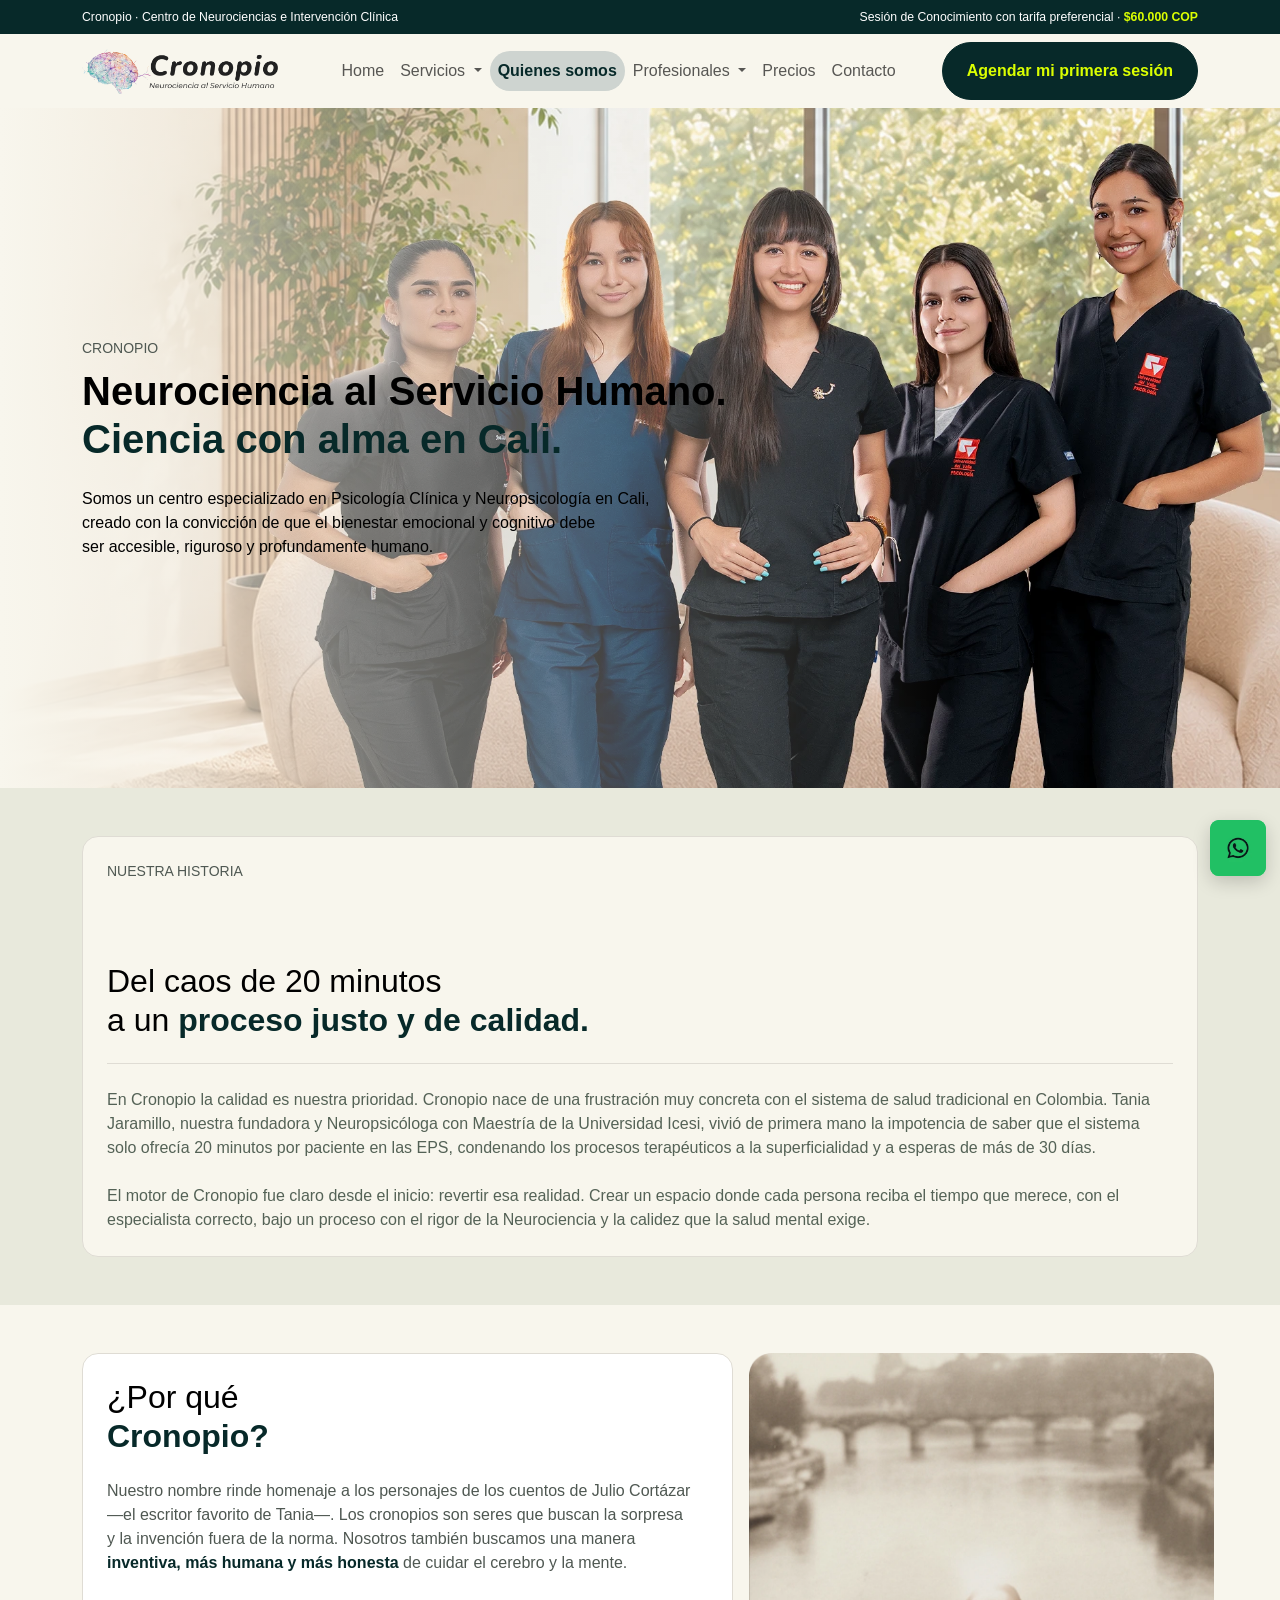
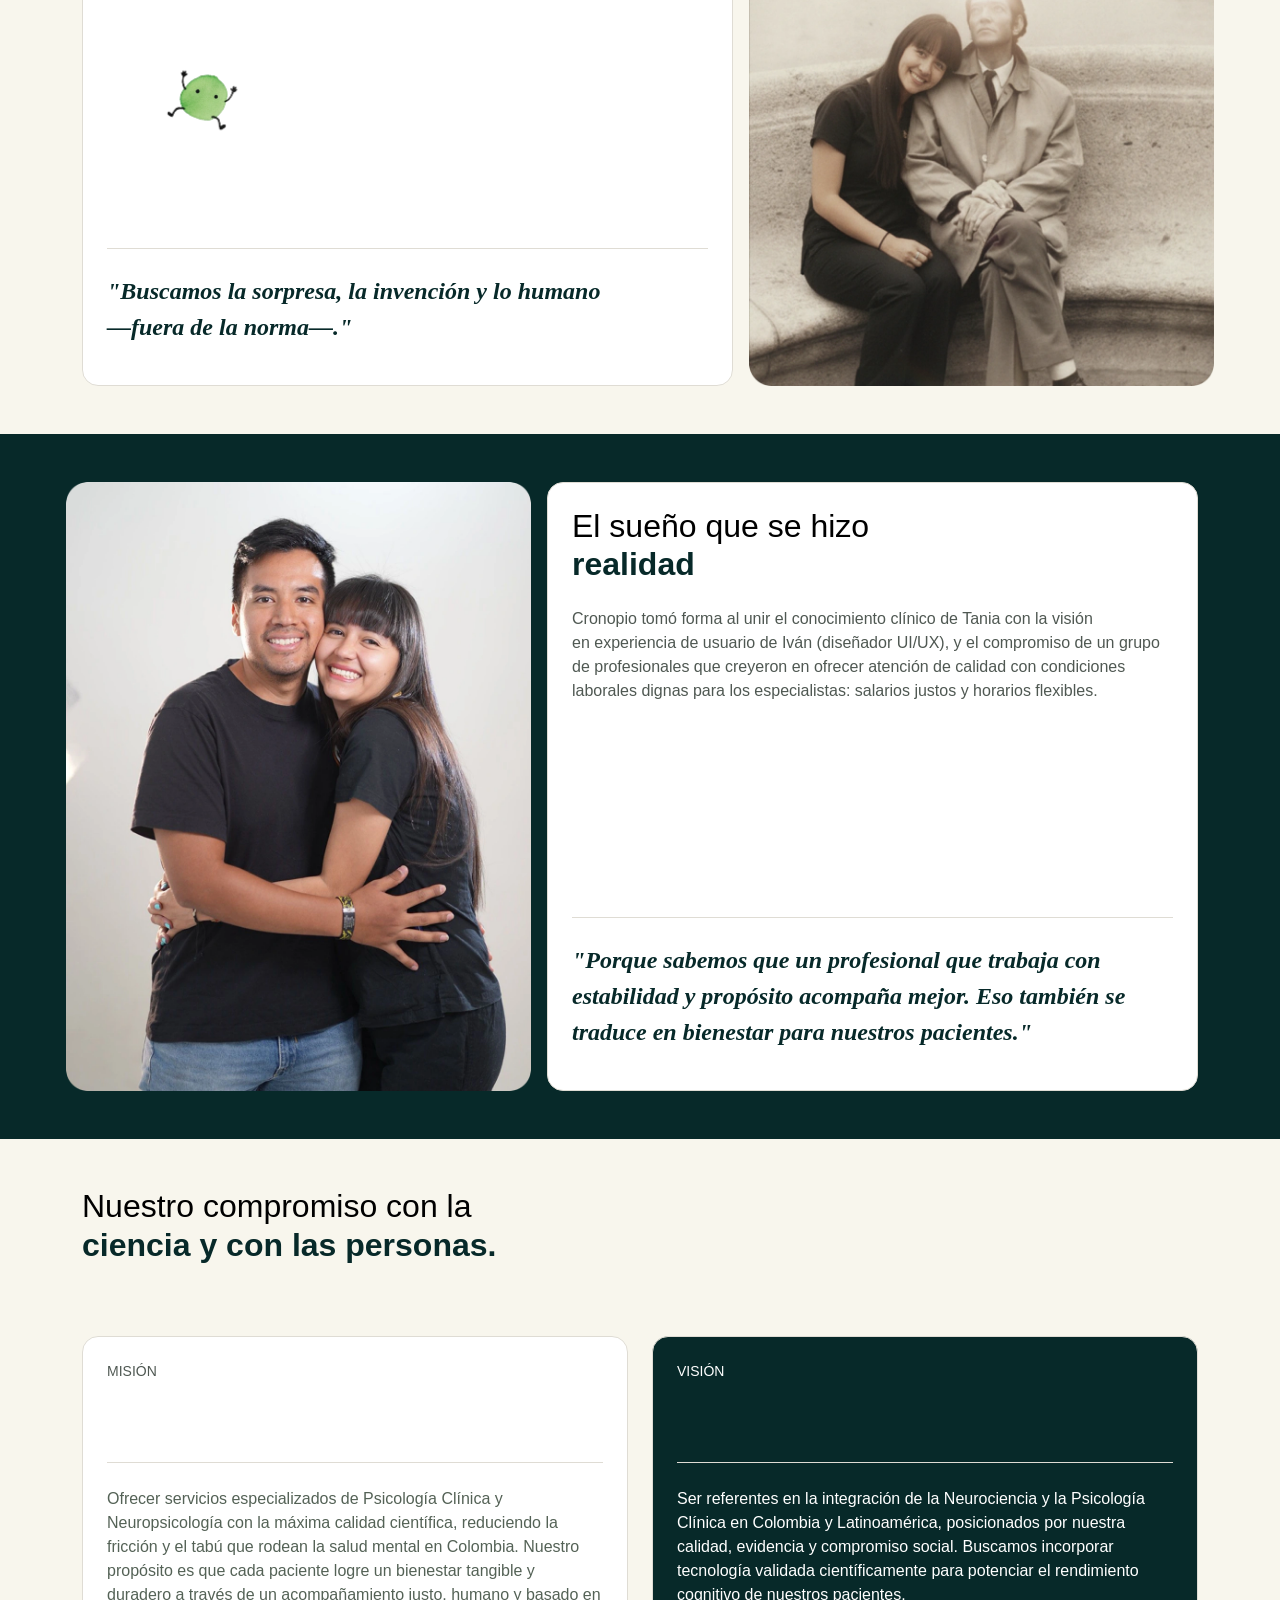
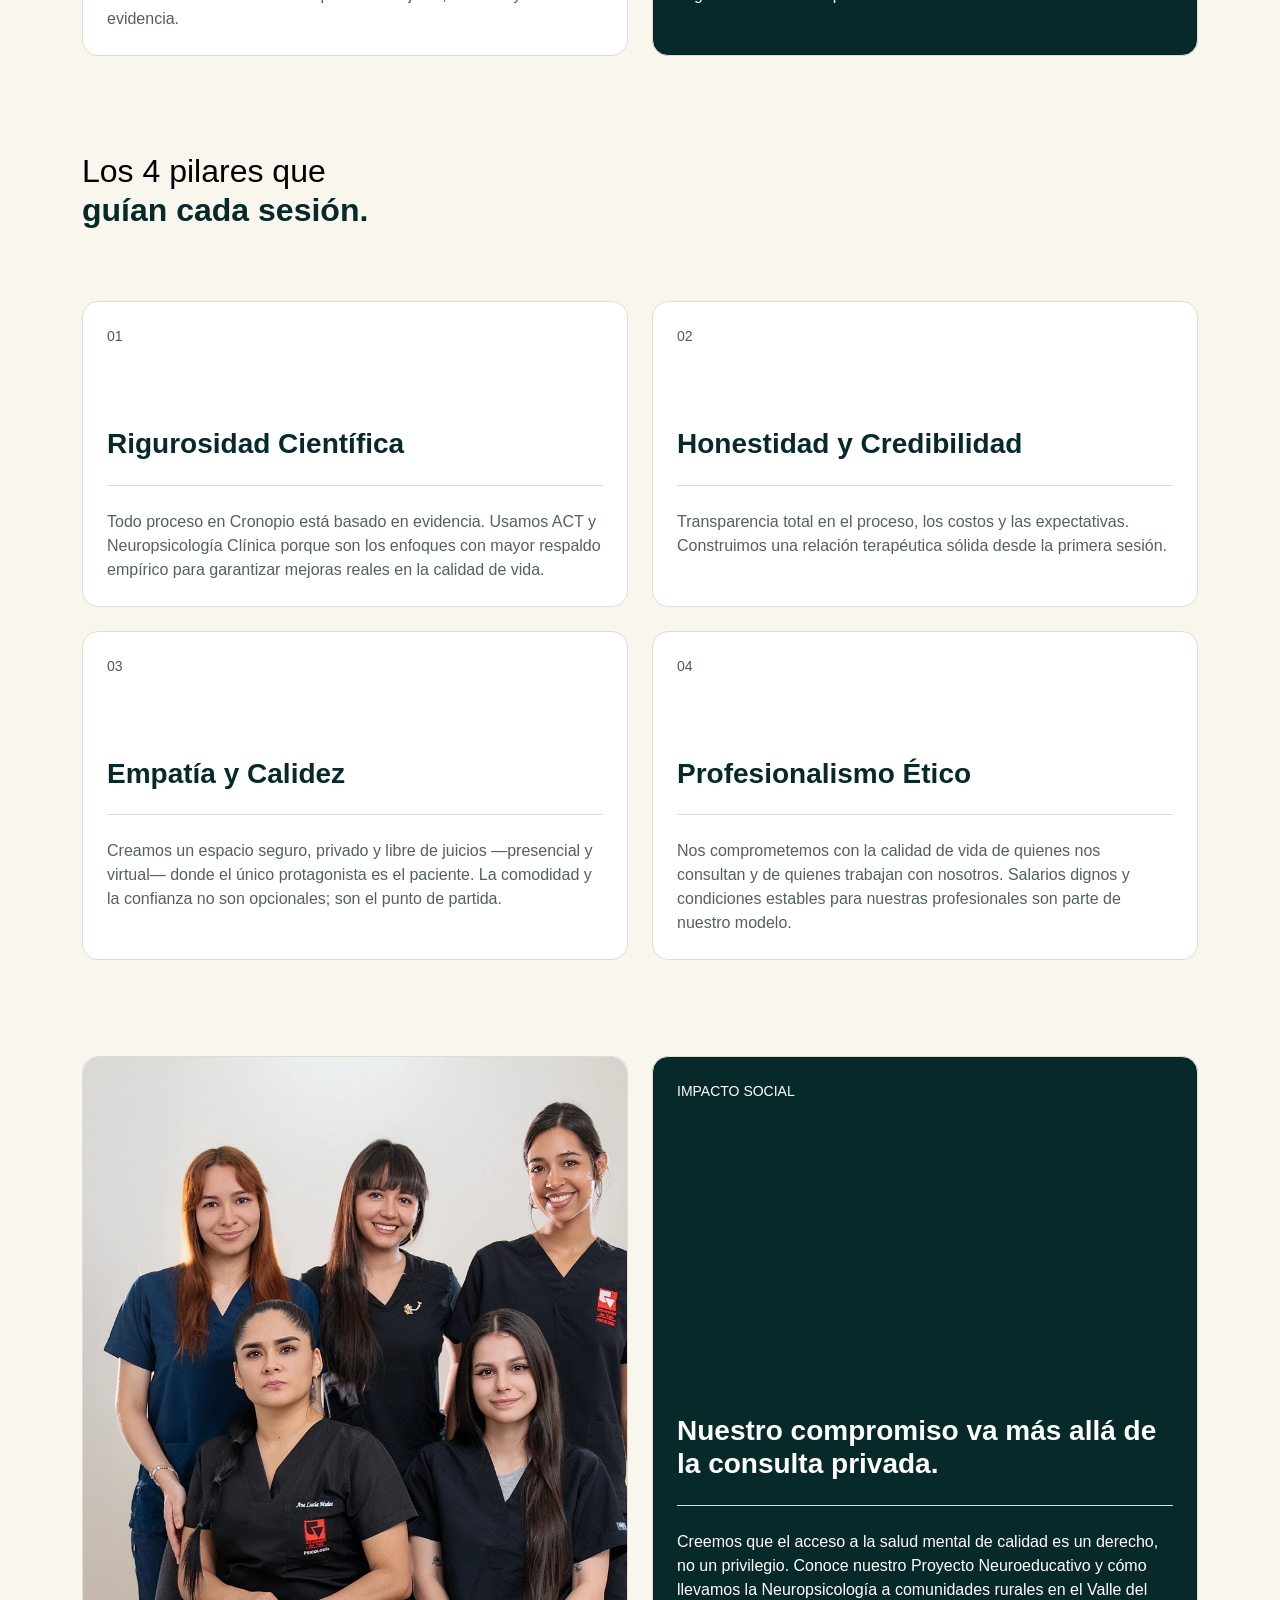
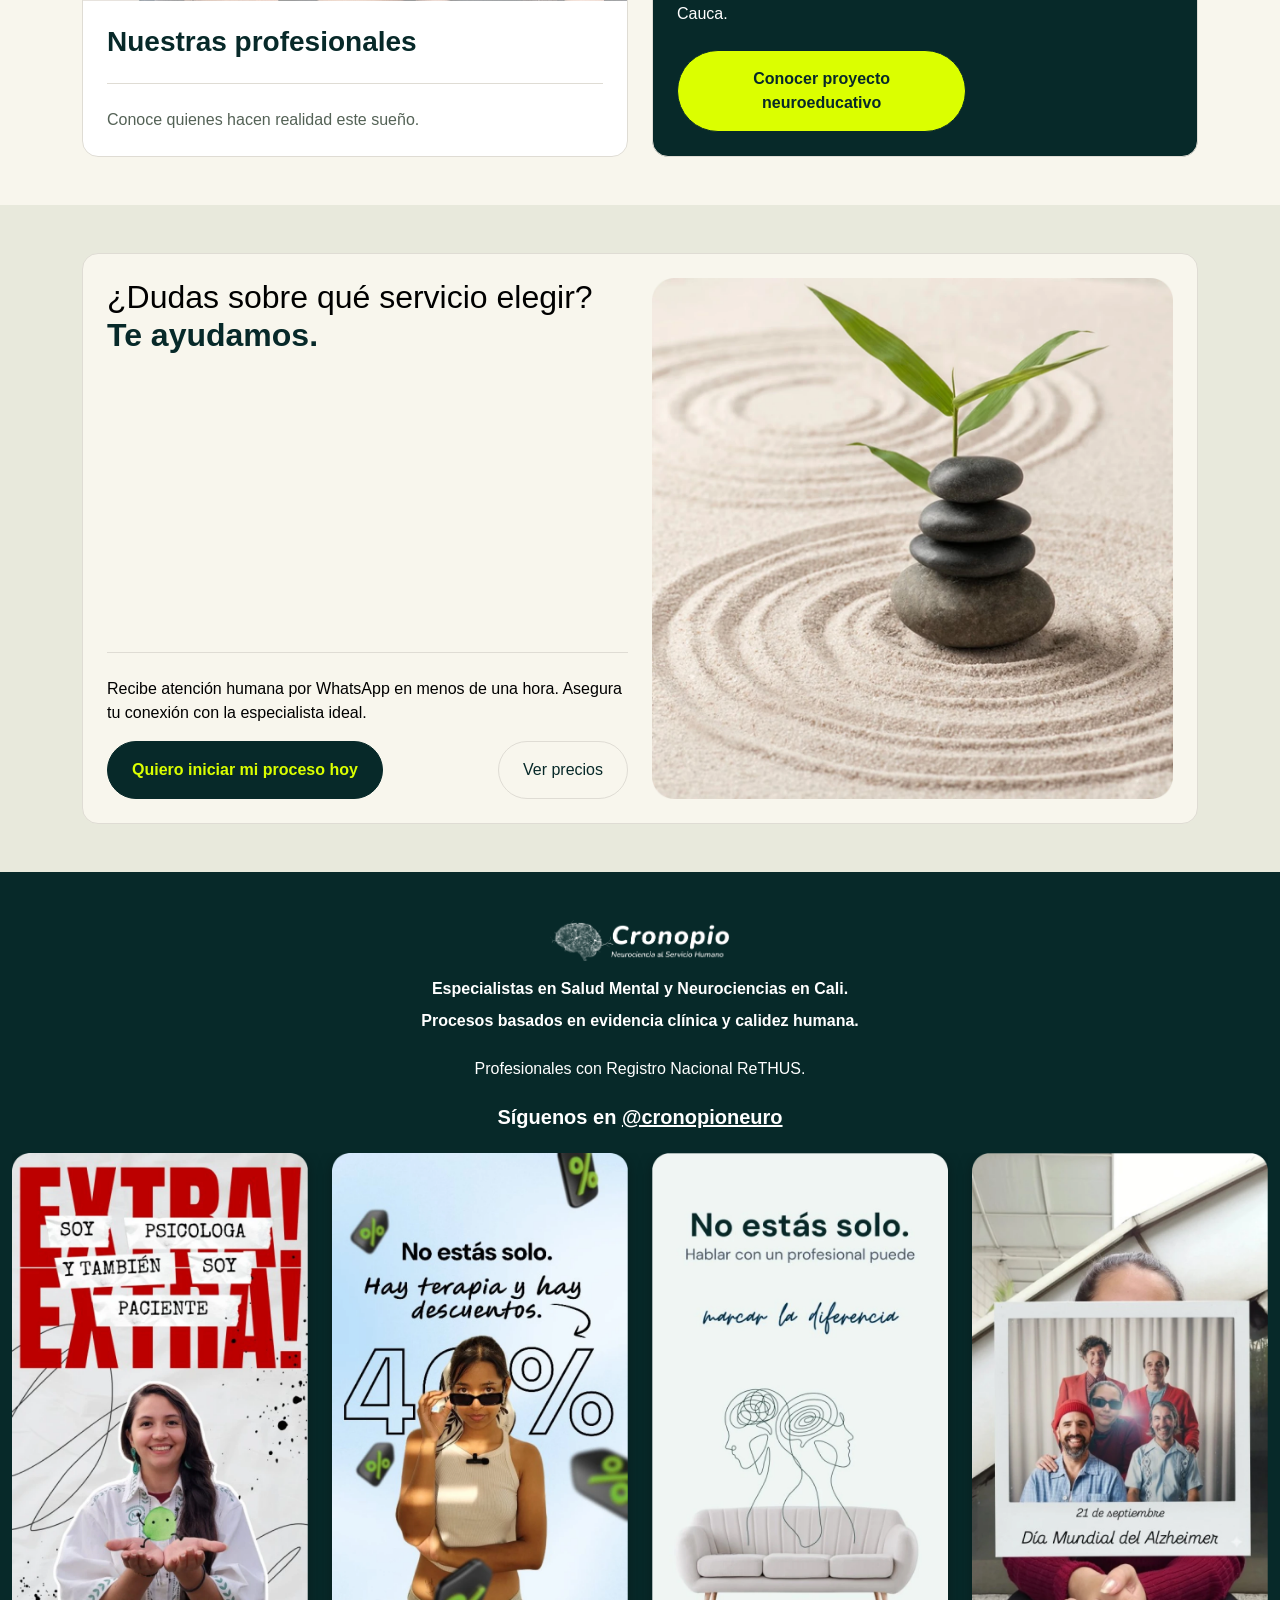
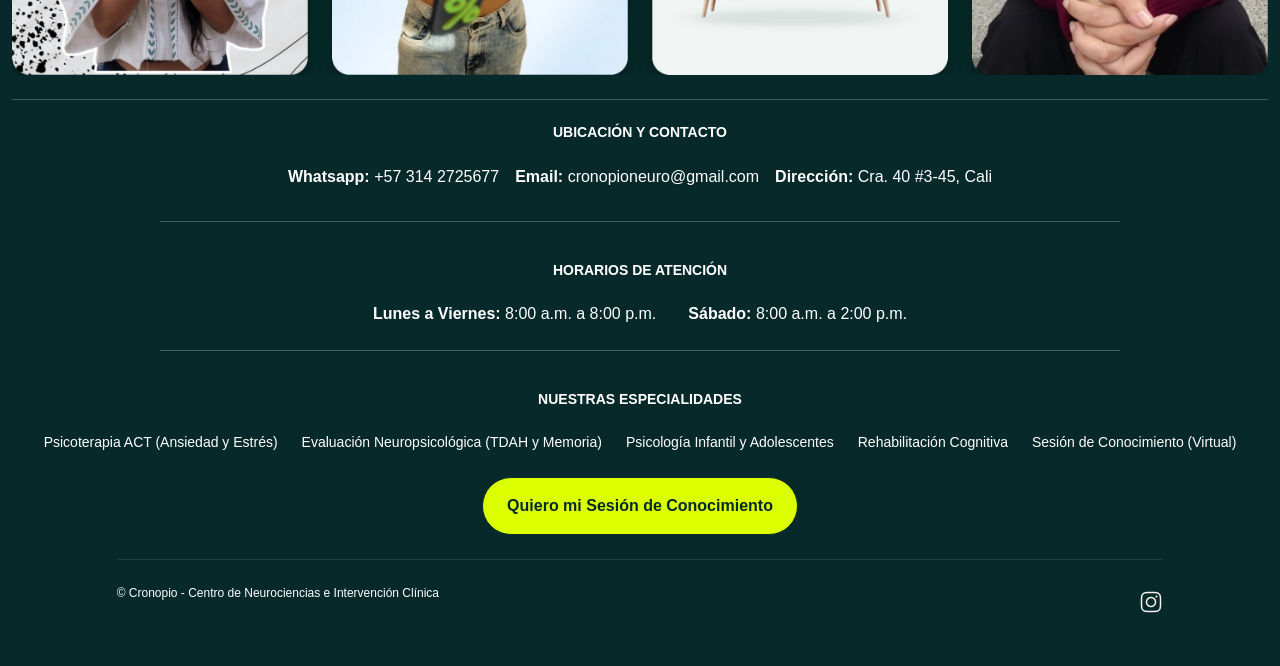
<file: quienes-somos.html>
<!DOCTYPE html>
<html lang="es">

<head>
    <meta charset="UTF-8">
    <meta name="viewport" content="width=device-width, initial-scale=1.0">
    <title>Quiénes Somos | Psicología y Neuropsicología en Cali | Cronopio Neuro</title>
    <!-- Meta tags para SEO y compartir en redes -->
    <meta name="description"
        content="Conoce a Cronopio Neuro: centro especializado en psicología clínica y neuropsicología en Cali, con enfoque científico, humano y basado en evidencia.">
    <meta name="keywords" content="quienes somos cronopio, psicología clínica, neuropsicología, ACT, evidencia científica, salud mental, Cali">
    <meta name="author" content="Cronopio Neuro">

    <!-- Open Graph (para WhatsApp, Facebook, etc.) -->
    <meta property="og:type" content="website">
    <meta property="og:url" content="https://cronopioneuro.com/quienes-somos.html">
    <meta property="og:title" content="Quiénes Somos | Psicología y Neuropsicología en Cali | Cronopio Neuro">
    <meta property="og:description"
        content="Cronopio Neuro combina neurociencia, psicología clínica y atención humana para ofrecer procesos de salud mental basados en evidencia en Cali.">
    <meta property="og:image" content="assets/img/cronopio-neuro-logo.webp">
    <meta property="og:image:width" content="1200">
    <meta property="og:image:height" content="630">
    <link rel="icon" type="image/webp" href="assets/img/cronopio-neuro-logo.webp">
    <link href="https://cdn.jsdelivr.net/npm/bootstrap@5.3.2/dist/css/bootstrap.min.css" rel="stylesheet">
    <link href="https://unpkg.com/aos@2.3.1/dist/aos.css" rel="stylesheet">
    <link rel="stylesheet" href="./assets/estilos/style.css">

    <!-- Código Schema para la página "Quienes somos" -->
    <script type="application/ld+json">
{
    "@context": "https://schema.org",
    "@type": "MedicalOrganization",
    "name": "Cronopio Neuro",
    "description": "Especialistas en Ansiedad y TDAH. Plan de atención personalizado basado en evidencia científica.",
    "url": "https://cronopioneuro.com",
    "logo": "https://cronopioneuro.com/assets/img/cronopio-neuro-logo.webp",
    "founder": {
        "@type": "Person",
        "name": "Tania Jaramillo",
        "jobTitle": "Neuropsicóloga"
    },
    "employee": [
        { "@type": "Person", "name": "Tania Jaramillo", "jobTitle": "Neuropsicóloga" },
        { "@type": "Person", "name": "Natalia Zapata", "jobTitle": "Psicóloga clínica" },
        { "@type": "Person", "name": "Isabela Carrejo", "jobTitle": "Psicóloga clínica" },
        { "@type": "Person", "name": "Alejandra Abad", "jobTitle": "Psicóloga clínica" }
    ],
    "address": {
        "@type": "PostalAddress",
        "addressLocality": "Cali",
        "addressCountry": "CO"
    },
    "provider": {
      "@type": "MedicalClinic",
      "name": "Cronopio - Centro de Neurociencias e Intervención Clínica",
      "url": "https://cronopioneuro.com/",
      "telephone": "+573142725677",
      "address": {
        "@type": "PostalAddress",
        "streetAddress": "Cra. 40 #3-45",
        "addressLocality": "Cali",
        "addressRegion": "Valle del Cauca",
        "postalCode": "760001",
        "addressCountry": "CO"
      }
    }
}
</script>
</head>

<body>
    <!-- Topbar Promocional -->
    <div class="top-bar text-white py-2" data-aos="fade-down" data-aos-delay="100">
        <div class="container d-flex justify-content-between align-items-center small">
            <span class="d-none d-md-inline">Cronopio · Centro de Neurociencias e Intervención Clínica</span>
            <span class="mx-auto mx-md-0 d-block d-md-none text-center">Sesión de Conocimiento con tarifa
                preferencial <br><strong class="text-lime">$60.000 COP</strong></span>
            <span class="mx-auto mx-md-0 d-none d-md-block">Sesión de Conocimiento con tarifa preferencial ·
                <strong class="text-lime">$60.000 COP</strong></span>
        </div>
    </div>
    <!-- Header / Navbar -->
    <nav class="navbar navbar-expand-xl sticky-top" data-aos="fade-down" data-aos-delay="100">
        <div class="container">
            <a class="navbar-brand" href="index.html">
                <img src="assets/img/01.hero_image/logo_primary.webp" alt="Cronopio Logo" height="45">
            </a>
            <button class="navbar-toggler" type="button" data-bs-toggle="collapse" data-bs-target="#mainNav">
                <span class="navbar-toggler-icon"></span>
            </button>
            <div class="collapse navbar-collapse" id="mainNav">
                <ul class="navbar-nav mx-auto mb-2 mb-lg-0">
                    <li class="nav-item px-3 py-2 px-lg-0 py-lg-0"><a class="nav-link" href="index.html">Home</a></li>
                    <li class="nav-item dropdown px-3 py-2 px-lg-0 py-lg-0">
                        <a class="nav-link dropdown-toggle" href="servicios.html" role="button"
                            data-bs-toggle="dropdown" aria-expanded="false">
                            Servicios
                        </a>
                        <ul class="dropdown-menu background-neutro-050 p-xl-3 rounded-4">
                            <li>
                                <a class="dropdown-item d-flex align-items-start p-xl-3 mb-3 mb-xl-0"
                                    href="cognitivo-conductual.html">
                                    <span class="number me-3 opacity-50 flex-shrink-0">01</span>
                                    <div>
                                        <h4 class="color-text-brand fs-6 mb-1">Psicología ACT / Cognitivo-Conductual
                                        </h4>
                                        <p class="d-none d-lg-block small text-secondary mb-0">Terapia te aceptación y
                                            compromiso para ansiedad, <br> depresión, dependen... </p>
                                    </div>
                                </a>
                            </li>
                            <li>
                                <a class="dropdown-item d-flex align-items-start p-xl-3 mb-3 mb-xl-0"
                                    href="psicologia-infantil.html">
                                    <span class="number me-3 opacity-50 flex-shrink-0">02</span>
                                    <div>
                                        <h4 class="color-text-brand fs-6 mb-1">Psicología Infantil</h4>
                                        <p class="d-none d-lg-block small text-secondary mb-0">Acompañamiento
                                            especializado para niños y familias.</p>
                                    </div>
                                </a>
                            </li>
                            <li>
                                <a class="dropdown-item d-flex align-items-start p-xl-3 mb-3 mb-xl-0"
                                    href="neuropsicologia.html">
                                    <span class="number me-3 opacity-50 flex-shrink-0">03</span>
                                    <div>
                                        <h4 class="color-text-brand fs-6 mb-1">Neuropsicologia</h4>
                                        <p class="d-none d-lg-block small text-secondary mb-0">Diagnostico riguroso de
                                            TDAH, TEA, Demencias, <br> Epilepsia y secuelas cog...
                                    </div>
                                </a>
                            </li>
                            <li>
                                <a class="dropdown-item d-flex align-items-start p-xl-3 mb-3 mb-xl-0"
                                    href="rehabilitacion-cognitiva.html">
                                    <span class="number me-3 opacity-50 flex-shrink-0">04</span>
                                    <div>
                                        <h4 class="color-text-brand fs-6 mb-1">Rehabilitación Cognitiva</h4>
                                        <p class="d-none d-lg-block small text-secondary mb-0">Entrenamiento de
                                            atención, memoria, lenguaje <br> y funciones ejecutivas co... </p>
                                    </div>
                                </a>
                            </li>
                            <li>
                                <a class="dropdown-item d-flex align-items-start p-xl-3 mb-3 mb-xl-0"
                                    href="sesion-conocimiento.html">
                                    <span class="number me-3 opacity-50 flex-shrink-0">05</span>
                                    <div>
                                        <h4 class="color-text-brand fs-6 mb-1">Sesión de conocimiento</h4>
                                        <p class="d-none d-lg-block small text-secondary mb-0">Primer contacto para
                                            orientar tu proceso.
                                        </p>
                                    </div>
                                </a>
                            </li>
                            <div class="divider mb-4"></div>
                            <li class="dropdown-item-wrapper px-lg-3 mb-md-0 mb-lg-3 mb-xl-2">
                                <a href="servicios.html" class="btn-link p-0 border-0 text-decoration-none">Ver todos
                                    los
                                    servicios</a>
                            </li>
                        </ul>
                    </li>
                    <li class="nav-item px-3 py-2 px-lg-0 py-lg-0"><a class="nav-link active"
                            href="quienes-somos.html">Quienes
                            somos</a></li>
                    <li class="nav-item dropdown px-3 py-2 px-lg-0 py-lg-0">
                        <a class="nav-link dropdown-toggle" href="profesionales.html" role="button"
                            data-bs-toggle="dropdown" aria-expanded="false">
                            Profesionales
                        </a>
                        <ul class="dropdown-menu background-neutro-050 p-xl-3 rounded-4">
                            <li>
                                <a class="dropdown-item d-flex align-items-start p-xl-3 mb-3 mb-xl-0"
                                    href="tania-jaramillo.html">
                                    <span class="number me-3 opacity-50 flex-shrink-0">01</span>
                                    <div>
                                        <h4 class="color-text-brand fs-6 mb-1">Tania Jaramillo
                                        </h4>
                                        <p class="d-none d-lg-block small text-secondary mb-0">Experta en evaluación
                                            neuropsicológica <br> en niños, adolescentes, adultos y adultos mayores.
                                        </p>
                                    </div>
                                </a>
                            </li>
                            <li>
                                <a class="dropdown-item d-flex align-items-start p-xl-3 mb-3 mb-xl-0"
                                    href="natalia-zapata.html">
                                    <span class="number me-3 opacity-50 flex-shrink-0">02</span>
                                    <div>
                                        <h4 class="color-text-brand fs-6 mb-1">Natalia Zapata</h4>
                                        <p class="d-none d-lg-block small text-secondary mb-0">Psicologa con énfasis en
                                            psicología clínica <br> y Terapia de Aceptación y Compromiso (ACT)
                                        </p>
                                    </div>
                                </a>
                            </li>
                            <li>
                                <a class="dropdown-item d-flex align-items-start p-xl-3 mb-3 mb-xl-0"
                                    href="isabela-carrejo.html">
                                    <span class="number me-3 opacity-50 flex-shrink-0">03</span>
                                    <div>
                                        <h4 class="color-text-brand fs-6 mb-1">Isabela Carrejo</h4>
                                        <p class="d-none d-lg-block small text-secondary mb-0">Psicóloga experta en la
                                            evaluación e intervención <br> de problemáticas en adolescentes
                                            y adultos.</p>
                                    </div>
                                </a>
                            </li>
                            <li>
                                <a class="dropdown-item d-flex align-items-start p-xl-3 mb-3 mb-xl-0"
                                    href="alejandra-abad.html">
                                    <span class="number me-3 opacity-50 flex-shrink-0">04</span>
                                    <div>
                                        <h4 class="color-text-brand fs-6 mb-1">Alejandra Abad</h4>
                                        <p class="d-none d-lg-block small text-secondary mb-0">Experta en evaluación
                                            cognitiva y terapia <br> de adultos con enfoque ACT.
                                        </p>
                                    </div>
                                </a>
                            </li>
                            <div class="divider mb-4"></div>
                            <li class="dropdown-item-wrapper px-lg-3 mb-md-0 mb-lg-3 mb-xl-2">
                                <a href="profesionales.html" class="btn-link p-0 border-0 text-decoration-none">Ver
                                    todas los
                                    profesionales</a>
                            </li>
                        </ul>
                    </li>
                    <li class="nav-item px-3 py-2 px-lg-0 py-lg-0"><a class="nav-link" href="precios.html">Precios</a>
                    </li>
                    <li class="nav-item px-3 py-2 px-lg-0 py-lg-0"><a class="nav-link" href="contacto.html">Contacto</a>
                    </li>
                </ul>
                <div class="d-flex p-3 p-lg-0">
                    <a class="zl-facility-url btn btn-primary"
                        href="https://www.doctoralia.co/clinicas/cronopio-centro-de-neurociencias-e-intervencion-clinica#services-section"
                        target="_blank" rel="nofollow"
                        data-zlw-facility="cronopio-centro-de-neurociencias-e-intervencion-clinica"
                        data-zlw-type="facility-button-with-saas-only" data-zlw-saas-only="true"
                        data-zlw-a11y-title="Widget de reserva de citas médicas">Agendar mi primera sesión</a>
                </div>
            </div>
        </div>
    </nav>
    <!-- Hero Section -->
    <section class="hero-section hero-section-secondary pt-4 pe-0 pt-md-0 hero-degradado hero-degradado-secondary position-relative overflow-hidden d-flex flex-column d-md-flex flex-md-column justify-content-md-center"
        data-aos="fade-in" data-aos-delay="300">
        <img src="assets/img/09.banner-servicios/banner-quienes-somos.webp"
            alt="equipo de profesionales de Cronopio" class="hero-imagen-adaptativa order-last" loading="eager" fetchpriority="high" width="1440"
            height="500">
        <div class="container position-relative z-1">
            <div class="row" data-aos="fade-in" data-aos-delay="300">
                <div class="col-12 col-md-10 col-lg-8 py-md-5">
                    <p class="text-uppercase small text-muted mb-2 ls-1">Cronopio</p>
                    <h1 class="color-text-primary fw-bold mb-4 main-title">Neurociencia al Servicio
                        Humano.
                        <span class="color-text-brand">Ciencia con alma en Cali.</span>
                    </h1>
                    <p class="d-block d-md-none mt-4 mb-0 fw-medium">
                        Somos un centro especializado en Psicología Clínica y Neuropsicología en Cali, creado con la
                        convicción de que el bienestar emocional y cognitivo debe ser accesible, riguroso y
                        profundamente humano.
                    </p>
                    <p class="d-none d-md-block mt-4 mb-0 fw-medium">
                        Somos un centro especializado en Psicología Clínica y Neuropsicología en Cali, <br> creado con
                        la
                        convicción de que el bienestar emocional y cognitivo debe <br> ser accesible, riguroso y
                        profundamente humano.
                    </p>
                </div>
            </div>
        </div>
    </section>
    <!-- Sección de Historia -->
    <section class="seccion-historia grid-cards background-neutro-150 py-5" data-aos="fade-in" data-aos-delay="300">
        <div class="container">
            <div class="row g-4">
                <div class="col-12">
                    <div class="card background-neutro-100 p-4 h-100">
                        <span class="numero color-text-light text-uppercase">Nuestra historia</span>
                        <div class="body-card">
                            <h2 class="mb-4 color-text-primary">Del caos de 20 minutos<br>a un
                                <span class="color-text-brand fw-bold">proceso justo y de calidad.</span>
                            </h2>
                            <div class="divider mb-4"></div>
                            <p class="mb-4 color-text">En Cronopio la calidad es nuestra prioridad.
                                Cronopio nace de una frustración muy concreta con el sistema de salud tradicional en
                                Colombia. Tania Jaramillo, nuestra fundadora y Neuropsicóloga con Maestría de la
                                Universidad Icesi, vivió de primera mano la impotencia de saber que el sistema solo
                                ofrecía 20 minutos por paciente en las EPS, condenando los procesos terapéuticos a la
                                superficialidad y a esperas de más de 30 días.
                            </p>
                            <p class="mb-0 color-text">El motor de Cronopio fue claro desde el inicio:
                                revertir esa realidad. Crear un espacio donde cada persona reciba el tiempo que merece,
                                con el especialista correcto, bajo un proceso con el rigor de la Neurociencia y la
                                calidez que la salud mental exige.
                            </p>
                        </div>
                    </div>
                </div>
            </div>
        </div>
    </section>
    <!-- Sección cronopio -->
    <section class="seccion-cronopio seccion-split py-5">
        <div class="container">
            <div class="wrapper-cronopio d-flex flex-column flex-md-row gap-3">
                <!-- Card izquierda -->
                <div class="card col-12 col-md-6 col-lg-7 p-4 background-neutro-050" data-aos="fade-in" data-aos-delay="300">
                    <!-- Bloque 1: título y párrafo -->
                    <div class="card-title">
                        <h2 class="color-text-primary mb-4">
                            ¿Por qué<br>
                            <span class="color-text-brand fw-bold">Cronopio?</span>
                        </h2>
                        <p class="d-block d-xl-none color-text-light">
                            Nuestro nombre rinde homenaje a los personajes de los cuentos de Julio Cortázar
                            —el escritor favorito de Tania—. Los cronopios son seres que buscan la sorpresa
                            y la invención fuera de la norma. Nosotros también buscamos una manera
                            <strong class="color-text-brand">inventiva, más humana y más honesta</strong>
                            de cuidar el cerebro y la mente.
                        </p>
                        <p class="d-none d-xl-block color-text-light">
                            Nuestro nombre rinde homenaje a los personajes de los cuentos de Julio Cortázar<br>
                            —el escritor favorito de Tania—. Los cronopios son seres que buscan la sorpresa<br>
                            y la invención fuera de la norma. Nosotros también buscamos una manera<br>
                            <strong class="color-text-brand">inventiva, más humana y más honesta</strong>
                            de cuidar el cerebro y la mente.
                        </p>
                    </div>
                    <!-- Bloque 2: mascota -->
                    <div class="imagen-mascota flex-grow-1 p-5">
                        <img src="assets/img/03.equipo/mascota-cronopio.webp" alt="Mascota Cronopio">
                    </div>
                    <div class="divider mb-4"></div>
                    <!-- Bloque 3: cita -->
                    <div class="d-block d-md-none card-quote color-text-brand">
                        <blockquote>
                            "Buscamos la sorpresa, la invención y lo humano—fuera de la norma—."
                        </blockquote>
                    </div>
                    <div class="d-none d-md-block card-quote color-text-brand">
                        <blockquote>
                            "Buscamos la sorpresa, la invención y lo humano<br>—fuera de la norma—."
                        </blockquote>
                    </div>
                </div>
                <!-- Imagen derecha -->
                <div class="imagen-split col-12 col-md-6 col-lg-5" data-aos="fade-left" data-aos-delay="300">
                    <img src="assets/img/07.quienes-somos/Tania-y-Julio.webp"
                        alt="Tania Jaramillo junto a Julio Cortázar, inspiración del nombre Cronopio">
                </div>
            </div>
        </div>
    </section>
    <!-- Sección historia -->
    <section class="seccion-historia seccion-split py-5 background-accent-brand">
        <div class="container">
            <div class="wrapper-cronopio d-flex flex-column-reverse flex-md-row-reverse gap-3">
                <!-- Card izquierda -->
                <div class="card d-xl-flex justify-content-between col-12 col-md-6 col-lg-7 p-4 background-neutro-050" data-aos="fade-in" data-aos-delay="300">
                    <!-- Bloque 1: título y párrafo -->
                    <div class="card-title">
                        <h2 class="color-text-primary mb-4">
                            El sueño que se hizo<br>
                            <span class="color-text-brand fw-bold">realidad</span>
                        </h2>
                        <p class="d-block d-xl-none color-text-light">
                            Cronopio tomó forma al unir el conocimiento clínico de Tania con la visión en experiencia de
                            usuario de Iván (diseñador UI/UX), y el compromiso de un grupo de profesionales que creyeron
                            en ofrecer atención de calidad con condiciones laborales dignas para los especialistas:
                            salarios justos y horarios flexibles.
                        </p>
                        <p class="d-none d-lg-block color-text-light">
                            Cronopio tomó forma al unir el conocimiento clínico de Tania con la visión <br> en
                            experiencia de
                            usuario de Iván (diseñador UI/UX), y el compromiso de un grupo <br> de profesionales que
                            creyeron
                            en ofrecer atención de calidad con condiciones <br> laborales dignas para los especialistas:
                            salarios justos y horarios flexibles.
                        </p>
                    </div>
                    <!-- Bloque 3: cita -->
                    <div class="card-quote color-text-brand">
                        <div class="divider mb-4"></div>
                        <blockquote>
                            "Porque sabemos que un profesional que trabaja con estabilidad y propósito acompaña mejor.
                            Eso también se traduce en bienestar para nuestros pacientes."
                        </blockquote>
                    </div>
                </div>
                <!-- Imagen derecha -->
                <div class="imagen-split col-12 col-md-6 col-lg-5" data-aos="fade-right" data-aos-delay="300">
                    <img src="assets/img/07.quienes-somos/cardLink.webp"
                        alt="Tania Jaramillo junto a Ivan, fundadores de Cronopio">
                </div>
            </div>
        </div>
    </section>
    <!-- Sección de Misión & Visión -->
    <section class="seccion-mision grid-cards py-5">
        <div class="container">
            <h2 class="d-block d-md-none color-text-primary" data-aos="fade-in" data-aos-delay="300">
                Nuestro compromiso con la
                <span class="fw-bold color-text-brand">ciencia y con las personas.</span>
            </h2>
            <h2 class="d-none d-md-block color-text-primary" data-aos="fade-in" data-aos-delay="300">
                Nuestro compromiso con la <br>
                <span class="fw-bold color-text-brand">ciencia y con las personas.</span>
            </h2>
            <div class="row g-4 mt-5">
                <div class="col-12 col-md-6" data-aos="fade-up" data-aos-delay="100">
                    <div class="card background-neutro-050 rounded-4 p-4 h-100">
                        <span class="numero color-text-light text-uppercase">Misión</span>
                        <div class="body-card">
                            <div class="divider mb-4"></div>
                            <p class="mb-0 color-text">Ofrecer servicios especializados de Psicología Clínica y
                                Neuropsicología con la máxima calidad científica, reduciendo la fricción y el tabú que
                                rodean la salud mental en Colombia. Nuestro propósito es que cada paciente logre un
                                bienestar tangible y duradero a través de un acompañamiento justo, humano y basado en
                                evidencia.</p>
                        </div>
                    </div>
                </div>
                <div class="col-12 col-md-6" data-aos="fade-up" data-aos-delay="200">
                    <div class="card background-accent-brand rounded-4 p-4 h-100">
                        <span class="numero color-text-on-brand text-uppercase">Visión</span>
                        <div class="body-card">
                            <div class="divider mb-4"></div>
                            <p class="mb-0 color-text-on-brand">Ser referentes en la integración de la Neurociencia y la
                                Psicología Clínica en Colombia y Latinoamérica, posicionados por nuestra calidad,
                                evidencia y compromiso social. Buscamos incorporar tecnología validada científicamente
                                para potenciar el rendimiento cognitivo de nuestros pacientes.</p>
                        </div>
                    </div>
                </div>
            </div>
        </div>
    </section>
    <!-- Sección de Valores -->
    <section class="seccion-valores grid-cards py-5">
        <div class="container">
            <h2 class="d-block d-md-none color-text-primary" data-aos="fade-in" data-aos-delay="300">
                Los 4 pilares que
                <span class="fw-bold color-text-brand">guían cada sesión.</span>
            </h2>
            <h2 class="d-none d-md-block color-text-primary" data-aos="fade-in" data-aos-delay="300">
                Los 4 pilares que <br>
                <span class="fw-bold color-text-brand">guían cada sesión.</span>
            </h2>
            <div class="row g-4 mt-5">
                <div class="col-12 col-md-6" data-aos="fade-down" data-aos-delay="100">
                    <div class="card background-neutro-050 rounded-4 p-4 h-100">
                        <span class="numero color-text-light">01</span>
                        <div class="body-card">
                            <h3 class="mb-4 fw-bold color-text-brand">Rigurosidad Científica</h3>
                            <div class="divider mb-4"></div>
                            <p class="mb-0 color-text">Todo proceso en Cronopio está basado en evidencia. Usamos ACT y
                                Neuropsicología Clínica porque son los enfoques con mayor respaldo empírico para
                                garantizar mejoras reales en la calidad de vida.</p>
                        </div>
                    </div>
                </div>
                <div class="col-12 col-md-6" data-aos="fade-down" data-aos-delay="200">
                    <div class="card background-neutro-050 rounded-4 p-4 h-100">
                        <span class="numero color-text-light">02</span>
                        <div class="body-card">
                            <h3 class="mb-4 fw-bold color-text-brand">Honestidad y Credibilidad</h3>
                            <div class="divider mb-4"></div>
                            <p class="mb-0 color-text">Transparencia total en el proceso, los costos y las expectativas.
                                Construimos una relación terapéutica sólida desde la primera sesión.</p>
                        </div>
                    </div>
                </div>
                <div class="col-12 col-md-6" data-aos="fade-up" data-aos-delay="100">
                    <div class="card background-neutro-050 rounded-4 p-4 h-100">
                        <span class="numero color-text-light">03</span>
                        <div class="body-card">
                            <h3 class="mb-4 fw-bold color-text-brand">Empatía y Calidez</h3>
                            <div class="divider mb-4"></div>
                            <p class="mb-0 color-text">Creamos un espacio seguro, privado y libre de juicios —presencial
                                y virtual— donde el único protagonista es el paciente. La comodidad y la confianza no
                                son opcionales; son el punto de partida.</p>
                        </div>
                    </div>
                </div>
                <div class="col-12 col-md-6" data-aos="fade-up" data-aos-delay="200">
                    <div class="card background-neutro-050 rounded-4 p-4 h-100">
                        <span class="numero color-text-light">04</span>
                        <div class="body-card">
                            <h3 class="mb-4 fw-bold color-text-brand">Profesionalismo Ético</h3>
                            <div class="divider mb-4"></div>
                            <p class="mb-0 color-text">Nos comprometemos con la calidad de vida de quienes nos consultan
                                y de quienes trabajan con nosotros. Salarios dignos y condiciones estables para nuestras
                                profesionales son parte de nuestro modelo.</p>
                        </div>
                    </div>
                </div>
            </div>
        </div>
    </section>
    <!-- Sección de llamadas a la acción -->
    <section class="seccion-accion grid-cards py-5">
        <div class="container">
            <div class="row g-4">
                <a href="profesionales.html" class="col-12 col-md-6 text-decoration-none" data-aos="zoom-out" data-aos-delay="100">
                    <div class="card background-neutro-050 rounded-4 h-100">
                        <!-- Imagen derecha -->
                        <div class="imagen-profesionales col-12">
                            <img src="assets/img/07.quienes-somos/equipo.webp" alt="Equipo de cronopio reunido">
                        </div>
                        <div class="body-card p-4">
                            <h3 class="mb-4 fw-bold color-text-brand">Nuestras profesionales</h3>
                            <div class="divider mb-4"></div>
                            <p class="mb-0 color-text">Conoce quienes hacen realidad este sueño.</p>
                        </div>
                    </div>
                </a>
                <div class="col-12 col-md-6" data-aos="zoom-in" data-aos-delay="100">
                    <div class="card d-flex flex-column justify-content-md-between background-accent-brand rounded-4 p-4 h-100">
                        <span class="numero color-text-on-brand text-uppercase">Impacto social</span>
                        <div class="body-card">
                            <h3 class="mb-4 fw-bold color-text-on-brand">Nuestro compromiso va más allá de la consulta
                                privada.</h3>
                            <div class="divider mb-4"></div>
                            <p class="mb-4 color-text-on-brand">Creemos que el acceso a la salud mental de calidad es un
                                derecho, no un privilegio. Conoce nuestro Proyecto Neuroeducativo y cómo llevamos la
                                Neuropsicología a comunidades rurales en el Valle del Cauca.</p>
                            <div class="col-12 col-xl-7">
                                <a href="proyecto-neuroeducativo.html"
                                    class="d-block d-lg-none btn btn-secondary">Conocer proyecto</a>
                                <a href="proyecto-neuroeducativo.html"
                                    class="d-none d-lg-block btn btn-secondary">Conocer proyecto neuroeducativo</a>
                            </div>
                        </div>
                    </div>
                </div>
            </div>
        </div>
    </section>
    <!-- Sección de llamada a la acción -->
    <section class="seccion-cta py-5 background-neutro-150">
        <div class="container">
            <div class="card p-3 p-md-4 background-neutro-100">
                <div class="row g-4 align-items-stretch">
                    <!-- ── Columna izquierda ── -->
                    <div class="col-12 col-md-6 cta-left d-flex flex-column justify-content-md-between">
                        <div class="card-title mb-5">
                            <h2>
                                ¿Dudas sobre qué servicio elegir?
                                <strong class="color-text-brand">Te ayudamos.</strong>
                            </h2>
                        </div>
                        <div class="body-card">
                            <div class="divider mb-4"></div>
                            <p class="cta-subtext">
                                Recibe atención humana por WhatsApp en menos de una hora.
                                Asegura tu conexión con la especialista ideal.
                            </p>
                            <div
                                class="d-flex flex-column align-items-center align-items-md-start align-items-lg-center flex-lg-row justify-content-lg-between">
                                <a href="https://wa.me/573142725677?text=Hola%20quiero%20solicitar%20orientaci%C3%B3n%20sobre%20sus%20servicios" target="_blank" rel="noopener noreferrer"
                                    class="btn btn-primary text-on-brand mb-3 mb-lg-0 col-12 col-lg-auto text-center"
                                    aria-label="Contactar por WhatsApp" title="Contactar por WhatsApp">
                                    Quiero iniciar mi proceso hoy</a>
                                <a href="precios.html"
                                    class="btn-link text-decoration-none col-12 col-lg-auto text-center">Ver
                                    precios</a>
                            </div>
                        </div>
                    </div>
                    <!-- ── Columna derecha ── -->
                    <div class="col-12 col-md-6 cta-right mt-4">
                        <img src="assets/img/04.cta/zen-stones.webp"
                            alt="Piedras zen apiladas sobre arena con patrones circulares y una planta verde"
                            class="cta-img w-100">
                    </div>
                </div>
            </div>
    </section>
    <!-- Footer -->
    <footer class="footer-cronopio py-5 text-white">
        <div class="container-fluid text-center">
            <div class="mb-4">
                <img src="assets/img/05.footer/logo-white.webp" alt="Cronopio Logo" class="footer-logo mb-3">
                <p class="mb-2 fw-bold">Especialistas en Salud Mental y Neurociencias en Cali.</p>
                <p class="mb-4 fw-bold">Procesos basados en evidencia clínica y calidez humana.</p>
                <p class="mb-0">Profesionales con Registro Nacional ReTHUS.</p>
            </div>
            <div class="mb-4">
                <h5 class="fw-bold">Síguenos en <a
                        href="https://www.instagram.com/cronopioneuro?utm_source=ig_web_button_share_sheet&igsh=ZDNlZDc0MzIxNw=="
                        target="_blank" rel="nofollow" class="text-white">@cronopioneuro</a></h5>
            </div>
            <div class="instagram-scroll-container">
                <a href="https://www.instagram.com/reel/DRS7HNnjm2C/?utm_source=ig_web_copy_link&igsh=MzRlODBiNWFlZA=="
                    target="_blank" class="instagram-item">
                    <img src="assets/img/05.footer/post_1.webp" alt="Post Instagram" class="img-fluid rounded-4">
                </a>
                <a href="https://www.instagram.com/reel/DMtX_YdRsn8/?utm_source=ig_web_copy_link&igsh=MzRlODBiNWFlZA=="
                    target="_blank" class="instagram-item">
                    <img src="assets/img/05.footer/post_2.webp" alt="Post Instagram" class="img-fluid rounded-4">
                </a>
                <a href="https://www.instagram.com/reel/DRx6iWPjoj9/?utm_source=ig_web_copy_link&igsh=MzRlODBiNWFlZA=="
                    target="_blank" class="instagram-item">
                    <img src="assets/img/05.footer/post_3.webp" alt="Post Instagram" class="img-fluid rounded-4">
                </a>
                <a href="https://www.instagram.com/reel/DO3t_0kDtvt/?utm_source=ig_web_copy_link&igsh=MzRlODBiNWFlZA=="
                    target="_blank" class="instagram-item">
                    <img src="assets/img/05.footer/post_4.webp" alt="Post Instagram" class="img-fluid rounded-4">
                </a>
            </div>
            <hr class="opacity-25 my-4">
            <div class="row flex-column align-items-center g-4">
                <div class="col-12">
                    <h6 class="text-uppercase small fw-bold mb-4">Ubicación y contacto</h6>
                    <ul class="d-flex flex-column flex-md-row justify-content-md-center list-unstyled mb-0 mt-2">
                        <li class="mb-2"><strong>Whatsapp:</strong> +57 314 2725677</li>
                        <li class="mx-md-3 mb-2"><strong>Email:</strong> cronopioneuro@gmail.com</li>
                        <li><strong>Dirección:</strong> Cra. 40 #3-45, Cali</li>
                    </ul>
                </div>
                <hr class="w-75 opacity-25">
                <div class="col-12">
                    <h6 class="text-uppercase small fw-bold mb-4">Horarios de atención</h6>
                    <ul class="d-flex flex-column flex-md-row justify-content-md-center list-unstyled mb-0 mt-2">
                        <li class="me-md-3"><strong>Lunes a Viernes:</strong> 8:00 a.m. a 8:00 p.m.</li>
                        <li class="ms-md-3"><strong>Sábado:</strong> 8:00 a.m. a 2:00 p.m.</li>
                    </ul>
                </div>
                <hr class="w-75 opacity-25">
                <div class="col-12">
                    <h6 class="text-uppercase small fw-bold mb-4">Nuestras Especialidades</h6>
                    <div class="d-flex flex-wrap justify-content-center gap-2 gap-lg-4 mt-2 px-3">
                        <span class="small"><a href="cognitivo-conductual.html"
                                class="especialidad text-decoration-none">Psicoterapia ACT (Ansiedad y
                                Estrés)</a></span>
                        <span class="small"><a href="neuropsicologia.html"
                                class="especialidad text-decoration-none">Evaluación Neuropsicológica (TDAH y
                                Memoria)</a></span>
                        <span class="small"><a href="psicologia-infantil.html"
                                class="especialidad text-decoration-none">Psicología Infantil y Adolescentes</a></span>
                        <span class="small"><a href="rehabilitacion-cognitiva.html"
                                class="especialidad text-decoration-none">Rehabilitación Cognitiva</a></span>
                        <span class="small"><a href="sesion-conocimiento.html"
                                class="especialidad text-decoration-none">Sesión de Conocimiento (Virtual)</a></span>
                    </div>
                </div>
                <div class="mt-4">
                    <a class="zl-facility-url btn btn-secondary col-12 col-md-auto"
                        href="https://wa.me/573142725677?text=Hola%20quiero%20agendar%20mi%20sesi%C3%B3n%20de%20conocimiento"
                        target="_blank" rel="nofollow"
                        data-zlw-facility="cronopio-centro-de-neurociencias-e-intervencion-clinica"
                        data-zlw-type="facility-simple-link-with-saas-only" data-zlw-saas-only="true"
                        data-zlw-a11y-title="Widget de reserva de citas médicas">
                        Quiero mi Sesión de Conocimiento
                    </a>
                </div>
            </div>
            <div
                class="col-lg-10 offset-lg-1 mt-4 pt-4 border-top border-secondary border-opacity-25 d-flex flex-column flex-lg-row justify-content-between align-items-center">
                <p class="x-small mb-3">© Cronopio - Centro de Neurociencias e Intervención Clínica</p>
                <a class="footer-icon"
                    href="https://www.instagram.com/cronopioneuro?utm_source=ig_web_button_share_sheet&igsh=ZDNlZDc0MzIxNw=="
                    target="_blank" rel="nofollow"><img src="assets/img/05.footer/instagram.webp" alt="Instagram"></a>
            </div>
        </div>
    </footer>
    <!-- FAB Whatsapp -->
    <a href="https://wa.me/573142725677?text=Hola%20quiero%20recibir%20m%C3%A1s%20informaci%C3%B3n%20sobre%20sus%20servicios"
        target="_blank" rel="noopener noreferrer" class="whatsapp-fab" aria-label="Contactar por WhatsApp"
        title="Contactar por WhatsApp">
        <span class="visually-hidden">Contactar por WhatsApp</span>
        <img src="assets/img/05.footer/Extended-FAB.webp" alt="WhatsApp">
    </a>

    <script src="https://cdn.jsdelivr.net/npm/bootstrap@5.3.2/dist/js/bootstrap.bundle.min.js"></script>
    <script src="https://unpkg.com/aos@2.3.1/dist/aos.js"></script>

    <script>
        AOS.init({
            duration: 800, /* Duración de la animación en milisegundos (0.8s) */
            once: true,    /* true = la animación solo pasa una vez al bajar (recomendado para no marear) */
            offset: 100    /* Comienza la animación un poco antes de que el elemento sea visible */
        });
    </script>
</body>

</html>
</file>
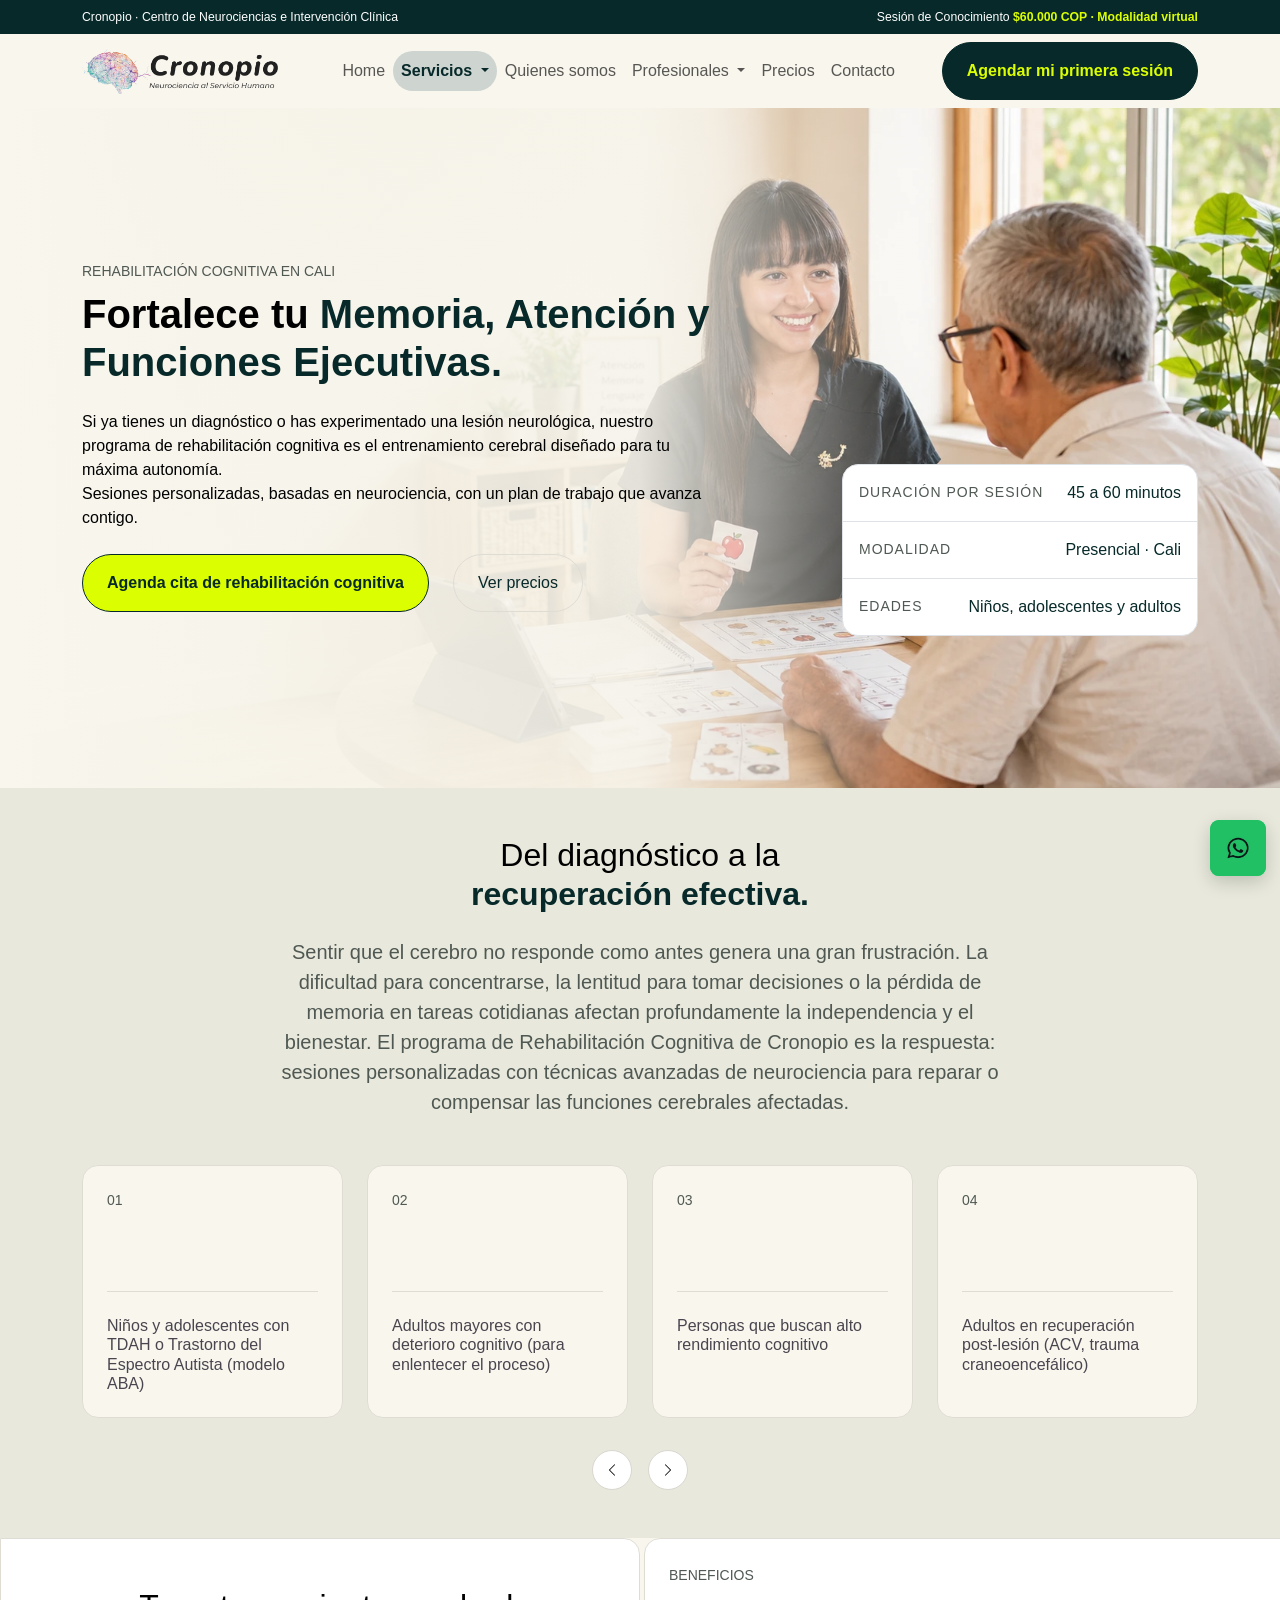
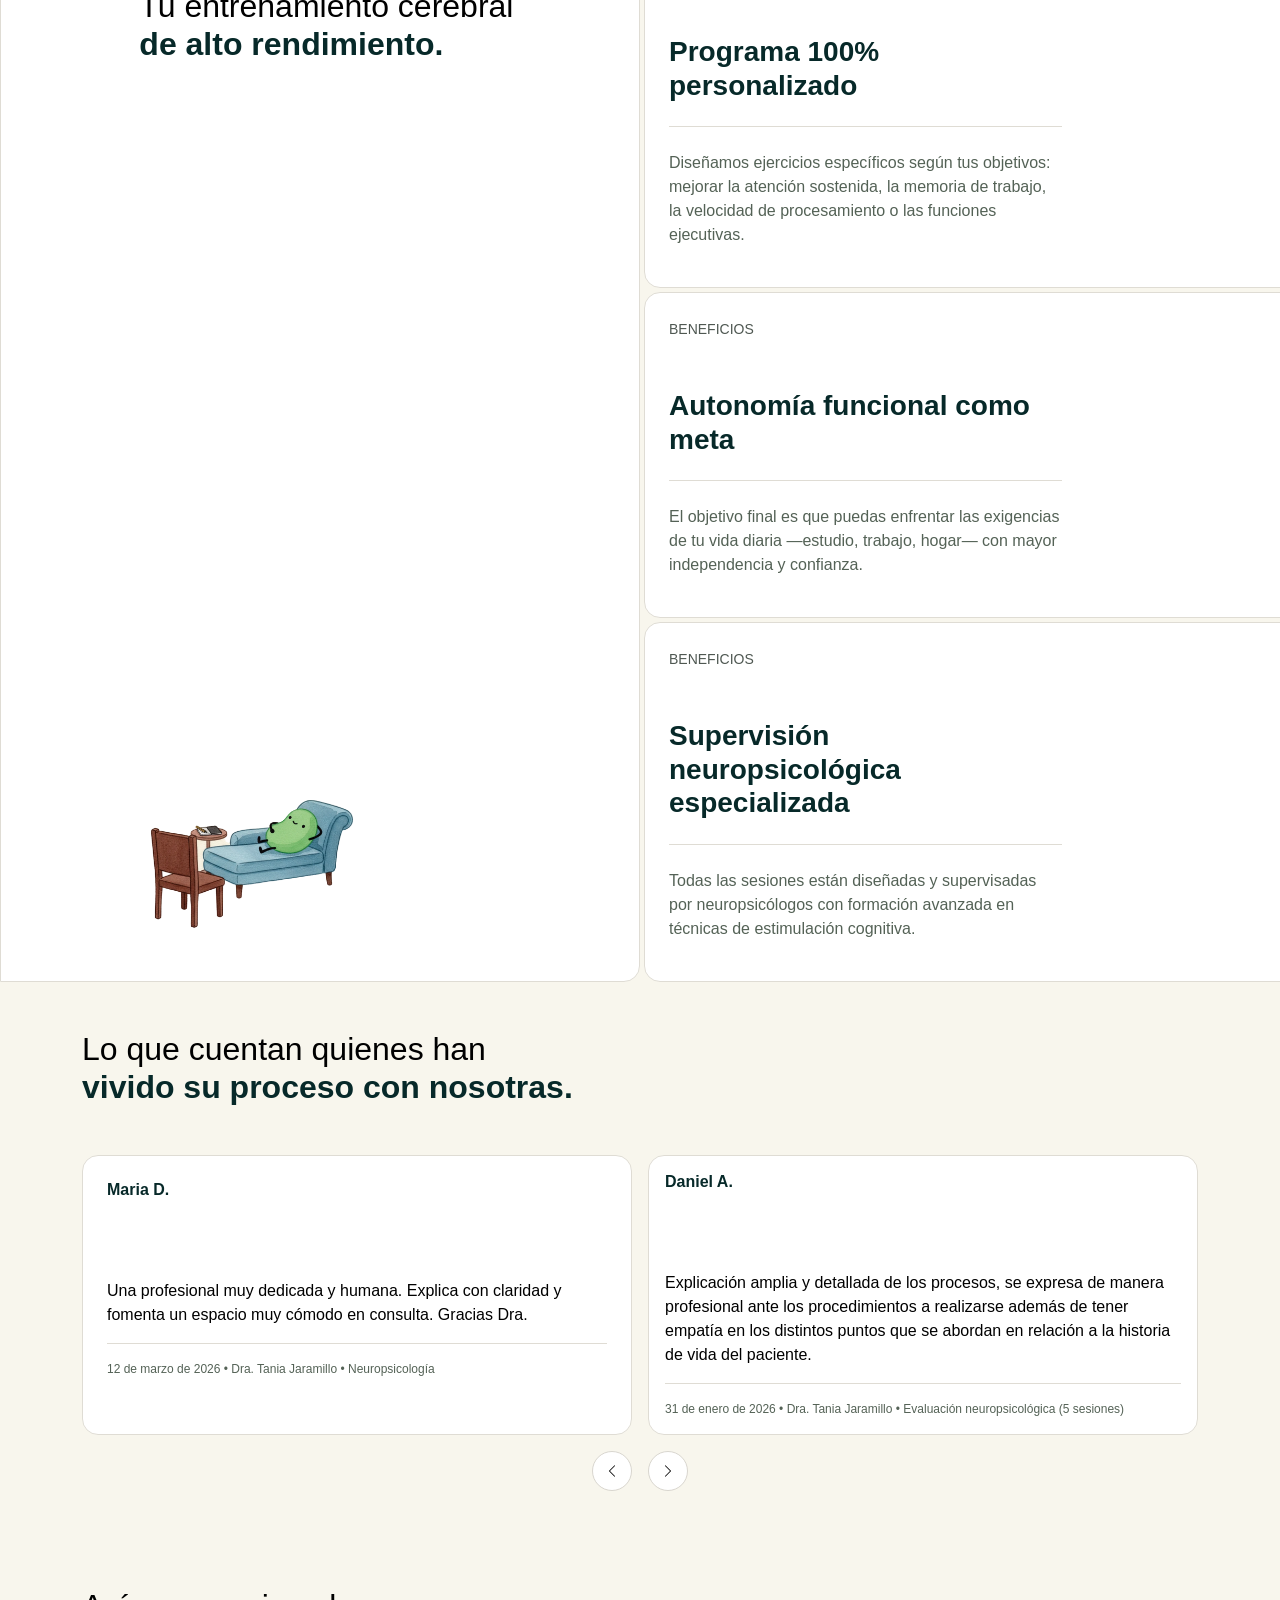
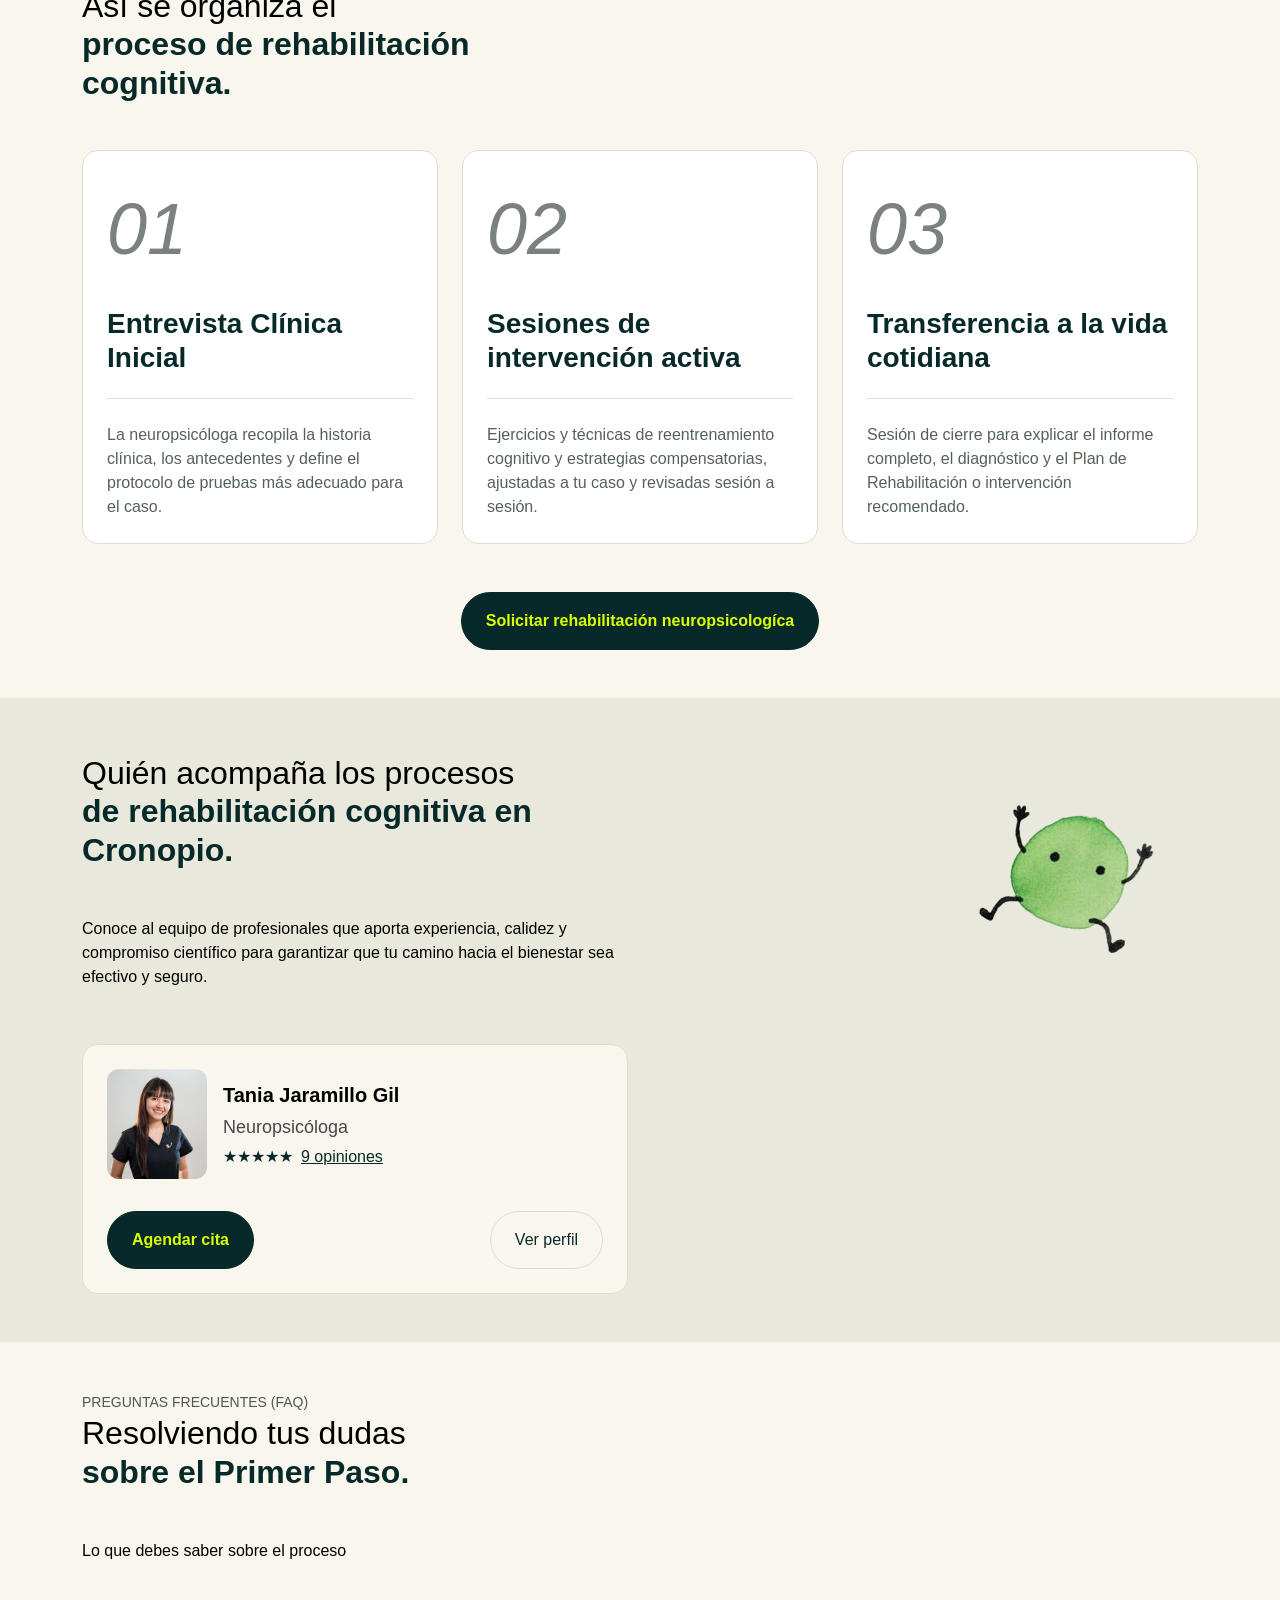
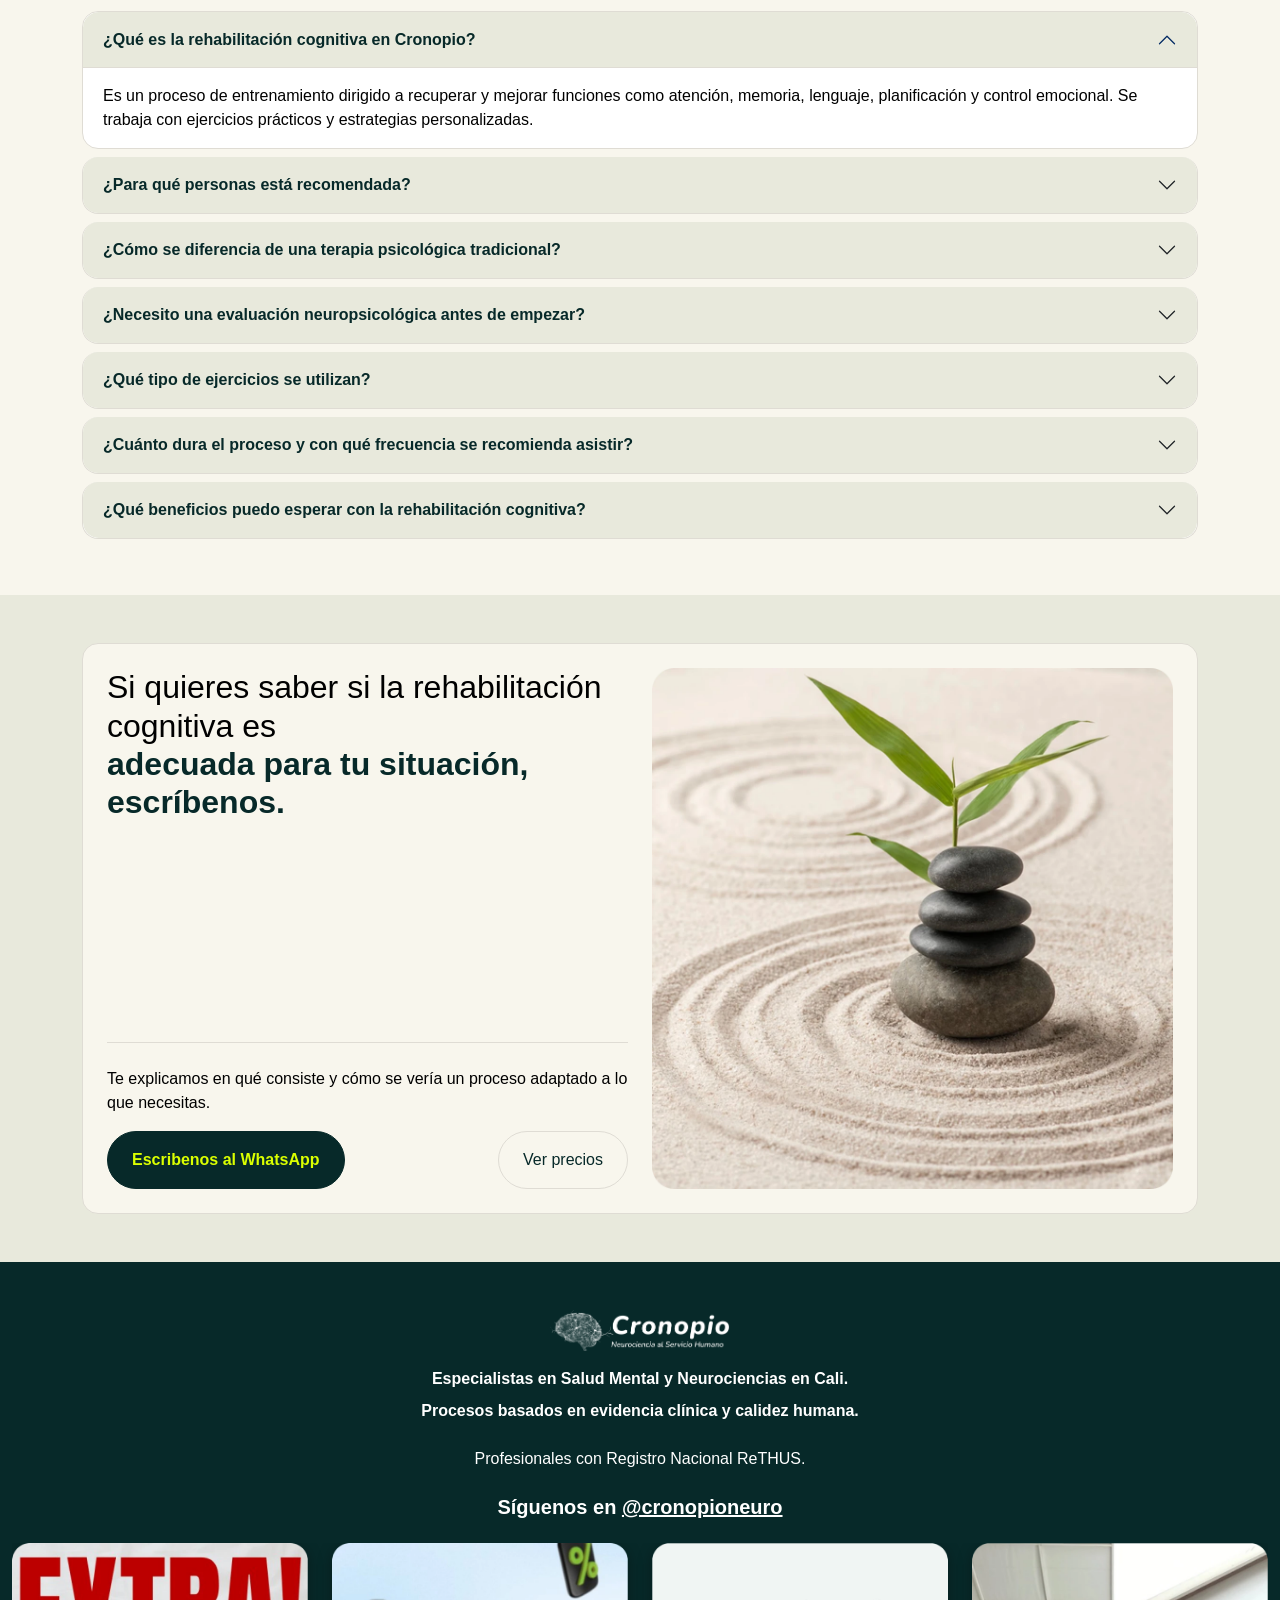
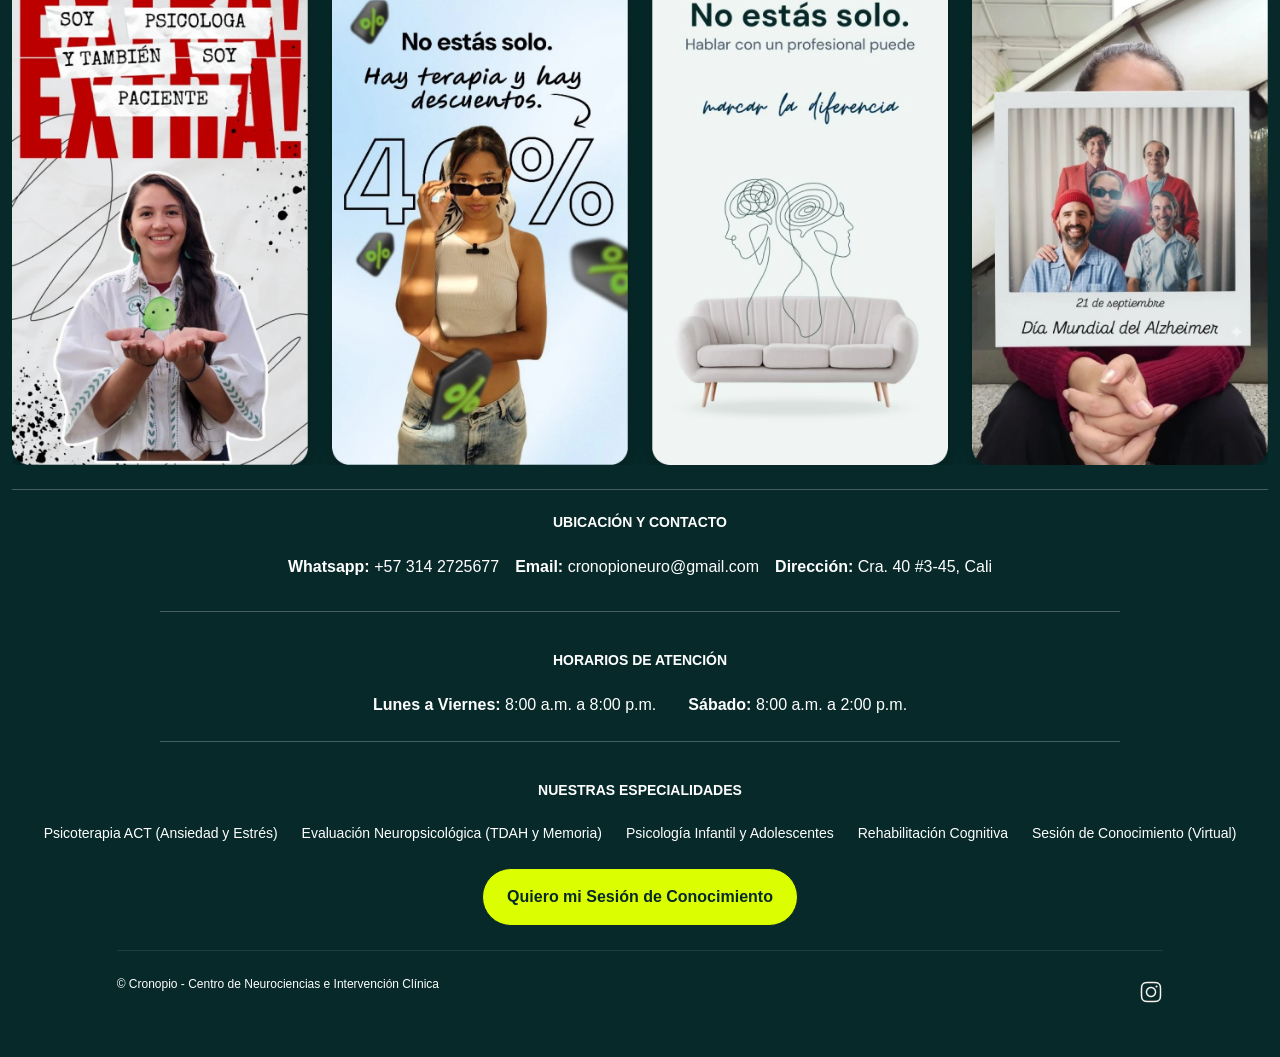
<file: rehabilitacion-cognitiva.html>
<!DOCTYPE html>
<html lang="es">

<head>
    <meta charset="UTF-8">
    <meta name="viewport" content="width=device-width, initial-scale=1.0">
    <title>Rehabilitación Cognitiva en Cali | Cronopio Neuro</title>
    <!-- Meta tags para SEO y compartir en redes -->
    <meta name="description"
        content="Rehabilitación cognitiva en Cali para atención, memoria, lenguaje y funciones ejecutivas, con entrenamiento personalizado basado en neurociencia.">
    <meta name="keywords"
        content="rehabilitación cognitiva, atención, memoria, lenguaje, funciones ejecutivas, neuropsicología, Cali">
    <meta name="author" content="Cronopio Neuro">

    <!-- Open Graph (para WhatsApp, Facebook, etc.) -->
    <meta property="og:type" content="website">
    <meta property="og:url" content="https://cronopioneuro.com/rehabilitacion-cognitiva.html">
    <meta property="og:title" content="Rehabilitación Cognitiva en Cali | Cronopio Neuro">
    <meta property="og:description"
        content="Entrenamiento cognitivo personalizado en Cali para fortalecer atención, memoria, lenguaje y funciones ejecutivas con enfoque neurociencia.">
    <meta property="og:image" content="assets/img/cronopio-neuro-logo.webp">
    <meta property="og:image:width" content="1200">
    <meta property="og:image:height" content="630">
    <link rel="icon" type="image/webp" href="assets/img/cronopio-neuro-logo.webp">
    <link href="https://cdn.jsdelivr.net/npm/bootstrap@5.3.2/dist/css/bootstrap.min.css" rel="stylesheet">
    <link href="https://unpkg.com/aos@2.3.1/dist/aos.css" rel="stylesheet">
    <link rel="stylesheet" href="./assets/estilos/style.css">

    <!-- Código Schema para Rehabilitación Cognitiva -->
    <script type="application/ld+json">
{
  "@context": "https://schema.org",
  "@type": "MedicalWebPage",
  "name": "Rehabilitación Cognitiva | Cronopio Neuro",
  "url": "https://cronopioneuro.com/rehabilitacion-cognitiva.html",
  "description": "Rehabilitación cognitiva presencial en Cali con consulta individual y programas especializados de rehabilitación neuropsicológica.",
  "mainEntity": {
    "@type": "MedicalService",
    "name": "Rehabilitación Cognitiva",
    "url": "https://cronopioneuro.com/rehabilitacion-cognitiva.html",
    "description": "Servicio presencial de rehabilitación cognitiva con consulta individual, rehabilitación neuropsicológica y terapia de rehabilitación cognitiva.",
    "serviceType": "TherapeuticProcedure",
    "areaServed": "CO",
    "audience": {
      "@type": "Audience",
      "audienceType": "Niños, adolescentes y adultos"
    },
    "offers": [
      {
        "@type": "Offer",
        "price": "130000",
        "priceCurrency": "COP",
        "description": "Consulta individual presencial"
      },
      {
        "@type": "Offer",
        "price": "150000",
        "priceCurrency": "COP",
        "description": "Rehabilitación neuropsicológica presencial"
      },
      {
        "@type": "Offer",
        "price": "150000",
        "priceCurrency": "COP",
        "description": "Terapia de rehabilitación cognitiva presencial"
      }
    ],
    "provider": {
      "@type": "MedicalClinic",
      "name": "Cronopio - Centro de Neurociencias e Intervención Clínica",
      "url": "https://cronopioneuro.com/",
      "telephone": "+573142725677",
      "address": {
        "@type": "PostalAddress",
        "streetAddress": "Cra. 40 #3-45",
        "addressLocality": "Cali",
        "addressRegion": "Valle del Cauca",
        "postalCode": "760001",
        "addressCountry": "CO"
      }
    }
  }
}
</script>
</head>

<body>
    <!-- Topbar Promocional -->
    <div class="top-bar text-white py-2" data-aos="fade-down" data-aos-delay="100">
        <div class="container d-flex justify-content-between align-items-center small">
            <span class="d-none d-md-inline">Cronopio · Centro de Neurociencias e Intervención Clínica</span>
            <span class="mx-auto mx-md-0 d-block d-md-none text-center">Sesión de Conocimiento <br><strong
                    class="text-lime">$60.000 COP · Modalidad virtual</strong></span>
            <span class="mx-auto mx-md-0 d-none d-md-block">Sesión de Conocimiento
                <strong class="text-lime">$60.000 COP · Modalidad virtual</strong></span>
        </div>
    </div>
    <!-- Header / Navbar -->
    <nav class="navbar navbar-expand-xl sticky-top" data-aos="fade-down" data-aos-delay="100">
        <div class="container">
            <a class="navbar-brand" href="index.html">
                <img src="assets/img/01.hero_image/logo_primary.webp" alt="Cronopio Logo" height="45">
            </a>
            <button class="navbar-toggler" type="button" data-bs-toggle="collapse" data-bs-target="#mainNav">
                <span class="navbar-toggler-icon"></span>
            </button>
            <div class="collapse navbar-collapse" id="mainNav">
                <ul class="navbar-nav mx-auto mb-2 mb-lg-0">
                    <li class="nav-item px-3 py-2 px-lg-0 py-lg-0"><a class="nav-link" href="index.html">Home</a></li>
                    <li class="nav-item dropdown px-3 py-2 px-lg-0 py-lg-0">
                        <a class="nav-link dropdown-toggle active" href="servicios.html" role="button"
                            data-bs-toggle="dropdown" aria-expanded="false">
                            Servicios
                        </a>
                        <ul class="dropdown-menu background-neutro-050 p-xl-3 rounded-4">
                            <li>
                                <a class="dropdown-item d-flex align-items-start p-xl-3 mb-3 mb-xl-0"
                                    href="cognitivo-conductual.html">
                                    <span class="number me-3 opacity-50 flex-shrink-0">01</span>
                                    <div>
                                        <h4 class="color-text-brand fs-6 mb-1">Psicología ACT / Cognitivo-Conductual
                                        </h4>
                                        <p class="d-none d-lg-block small text-secondary mb-0">Terapia te aceptación y
                                            compromiso para ansiedad, <br> depresión, dependen... </p>
                                    </div>
                                </a>
                            </li>
                            <li>
                                <a class="dropdown-item d-flex align-items-start p-xl-3 mb-3 mb-xl-0"
                                    href="psicologia-infantil.html">
                                    <span class="number me-3 opacity-50 flex-shrink-0">02</span>
                                    <div>
                                        <h4 class="color-text-brand fs-6 mb-1">Psicología Infantil</h4>
                                        <p class="d-none d-lg-block small text-secondary mb-0">Acompañamiento
                                            especializado para niños y familias.</p>
                                    </div>
                                </a>
                            </li>
                            <li>
                                <a class="dropdown-item d-flex align-items-start p-xl-3 mb-3 mb-xl-0"
                                    href="neuropsicologia.html">
                                    <span class="number me-3 opacity-50 flex-shrink-0">03</span>
                                    <div>
                                        <h4 class="color-text-brand fs-6 mb-1">Neuropsicologia</h4>
                                        <p class="d-none d-lg-block small text-secondary mb-0">Diagnostico riguroso de
                                            TDAH, TEA, Demencias, <br> Epilepsia y secuelas cog...
                                    </div>
                                </a>
                            </li>
                            <li>
                                <a class="dropdown-item d-flex align-items-start p-xl-3 mb-3 mb-xl-0"
                                    href="rehabilitacion-cognitiva.html">
                                    <span class="number me-3 opacity-50 flex-shrink-0">04</span>
                                    <div>
                                        <h4 class="color-text-brand fs-6 mb-1">Rehabilitación Cognitiva</h4>
                                        <p class="d-none d-lg-block small text-secondary mb-0">Entrenamiento de
                                            atención, memoria, lenguaje <br> y funciones ejecutivas co... </p>
                                    </div>
                                </a>
                            </li>
                            <li>
                                <a class="dropdown-item d-flex align-items-start p-xl-3 mb-3 mb-xl-0"
                                    href="sesion-conocimiento.html">
                                    <span class="number me-3 opacity-50 flex-shrink-0">05</span>
                                    <div>
                                        <h4 class="color-text-brand fs-6 mb-1">Sesión de conocimiento</h4>
                                        <p class="d-none d-lg-block small text-secondary mb-0">Primer contacto para
                                            orientar tu proceso.
                                        </p>
                                    </div>
                                </a>
                            </li>
                            <div class="divider mb-4"></div>
                            <li class="dropdown-item-wrapper px-lg-3 mb-md-0 mb-lg-3 mb-xl-2">
                                <a href="servicios.html" class="btn-link p-0 border-0 text-decoration-none">Ver todos
                                    los
                                    servicios</a>
                            </li>
                        </ul>
                    </li>
                    <li class="nav-item px-3 py-2 px-lg-0 py-lg-0"><a class="nav-link" href="quienes-somos.html">Quienes
                            somos</a></li>
                    <li class="nav-item dropdown px-3 py-2 px-lg-0 py-lg-0">
                        <a class="nav-link dropdown-toggle" href="profesionales.html" role="button"
                            data-bs-toggle="dropdown" aria-expanded="false">
                            Profesionales
                        </a>
                        <ul class="dropdown-menu background-neutro-050 p-xl-3 rounded-4">
                            <li>
                                <a class="dropdown-item d-flex align-items-start p-xl-3 mb-3 mb-xl-0"
                                    href="tania-jaramillo.html">
                                    <span class="number me-3 opacity-50 flex-shrink-0">01</span>
                                    <div>
                                        <h4 class="color-text-brand fs-6 mb-1">Tania Jaramillo
                                        </h4>
                                        <p class="d-none d-lg-block small text-secondary mb-0">Experta en evaluación
                                            neuropsicológica <br> en niños, adolescentes, adultos y adultos mayores.
                                        </p>
                                    </div>
                                </a>
                            </li>
                            <li>
                                <a class="dropdown-item d-flex align-items-start p-xl-3 mb-3 mb-xl-0"
                                    href="natalia-zapata.html">
                                    <span class="number me-3 opacity-50 flex-shrink-0">02</span>
                                    <div>
                                        <h4 class="color-text-brand fs-6 mb-1">Natalia Zapata</h4>
                                        <p class="d-none d-lg-block small text-secondary mb-0">Psicologa con énfasis en
                                            psicología clínica <br> y Terapia de Aceptación y Compromiso (ACT)
                                        </p>
                                    </div>
                                </a>
                            </li>
                            <li>
                                <a class="dropdown-item d-flex align-items-start p-xl-3 mb-3 mb-xl-0"
                                    href="isabela-carrejo.html">
                                    <span class="number me-3 opacity-50 flex-shrink-0">03</span>
                                    <div>
                                        <h4 class="color-text-brand fs-6 mb-1">Isabela Carrejo</h4>
                                        <p class="d-none d-lg-block small text-secondary mb-0">Psicóloga experta en la
                                            evaluación e intervención <br> de problemáticas en adolescentes
                                            y adultos.</p>
                                    </div>
                                </a>
                            </li>
                            <li>
                                <a class="dropdown-item d-flex align-items-start p-xl-3 mb-3 mb-xl-0"
                                    href="alejandra-abad.html">
                                    <span class="number me-3 opacity-50 flex-shrink-0">04</span>
                                    <div>
                                        <h4 class="color-text-brand fs-6 mb-1">Alejandra Abad</h4>
                                        <p class="d-none d-lg-block small text-secondary mb-0">Experta en evaluación
                                            cognitiva y terapia <br> de adultos con enfoque ACT.
                                        </p>
                                    </div>
                                </a>
                            </li>
                            <div class="divider mb-4"></div>
                            <li class="dropdown-item-wrapper px-lg-3 mb-md-0 mb-lg-3 mb-xl-2">
                                <a href="profesionales.html" class="btn-link p-0 border-0 text-decoration-none">Ver
                                    todas los
                                    profesionales</a>
                            </li>
                        </ul>
                    </li>
                    <li class="nav-item px-3 py-2 px-lg-0 py-lg-0"><a class="nav-link" href="precios.html">Precios</a>
                    </li>
                    <li class="nav-item px-3 py-2 px-lg-0 py-lg-0"><a class="nav-link" href="contacto.html">Contacto</a>
                    </li>
                </ul>
                <div class="d-flex p-3 p-lg-0">
                    <a class="zl-facility-url btn btn-primary"
                        href="https://www.doctoralia.co/tania-jaramillo-gil/neuropsicologo/cali#profile-pricing"
                        target="_blank" rel="nofollow"
                        data-zlw-facility="cronopio-centro-de-neurociencias-e-intervencion-clinica"
                        data-zlw-type="facility-button-with-saas-only" data-zlw-saas-only="true"
                        data-zlw-a11y-title="Widget de reserva de citas médicas">Agendar mi primera sesión</a>
                </div>
            </div>
        </div>
    </nav>
    <!-- Hero Section -->
    <section
        class="hero-section pt-4 pe-0 pt-md-0 hero-degradado position-relative overflow-hidden d-flex flex-column d-md-flex flex-md-column justify-content-md-center"
        data-aos="fade-in" data-aos-delay="300">
        <img src="assets/img/09.banner-servicios/banner-rehabilitacion-cognitiva.webp"
            alt="tania jaramillo neuropsicologa en cali especialista en rehabilitacion cognitiva para atencion, memoria, lenguaje y funciones ejecutivas"
            class="hero-imagen-adaptativa order-last order-lg-first" loading="eager" fetchpriority="high" width="1440"
            height="500">
        <div class="container position-relative z-1">
            <div class="row align-items-md-end g-4" data-aos="fade-in" data-aos-delay="300">
                <!-- Columna Texto -->
                <div class="col-lg-6 col-xl-7">
                    <p class="text-uppercase small text-muted mb-2 ls-1">Rehabilitación Cognitiva en Cali</p>
                    <h1 class="color-text-primary fw-bold mb-4 main-title">Fortalece tu
                        <span class="color-text-brand">Memoria, Atención y Funciones Ejecutivas.</span>
                    </h1>
                    <p class="d-block d-lg-none color-text-primary hero-description mb-4">
                        Si ya tienes un diagnóstico o has experimentado una lesión neurológica, nuestro programa de
                        rehabilitación cognitiva es el entrenamiento cerebral diseñado para tu máxima autonomía.
                        Sesiones personalizadas, basadas en neurociencia, con un plan de trabajo que avanza contigo.
                    </p>
                    <p class="d-none d-lg-block color-text-primary hero-description mb-4">
                        Si ya tienes un diagnóstico o has experimentado una lesión neurológica, nuestro programa de
                        rehabilitación cognitiva es el entrenamiento cerebral diseñado para tu máxima autonomía.
                        <br> Sesiones personalizadas, basadas en neurociencia, con un plan de trabajo que avanza
                        contigo.
                    </p>
                    <div
                        class="d-flex flex-wrap justify-content-center justify-content-md-start align-items-center gap-4 mb-4">
                        <a id="zl-url" class="zl-url btn btn-secondary rounded-5 col-12 col-md-auto"
                            href="https://www.doctoralia.co/tania-jaramillo-gil/neuropsicologo/cali#profile-pricing"
                            target="_blank" rel="nofollow" data-zlw-doctor="tania-jaramillo-gil"
                            data-zlw-type="button_calendar_medium" data-zlw-opinion="false"
                            data-zlw-hide-branding="true" data-zlw-saas-only="true"
                            data-zlw-a11y-title="Widget de reserva de citas médicas">Agenda cita de rehabilitación
                            cognitiva</a>
                        <a href="precios.html" class="col-12 col-md-auto btn-link text-decoration-none text-center">Ver
                            precios</a>
                    </div>
                </div>
                <!-- Columna Tabla de especificaciones -->
                <div class="col-lg-6 col-xl-4 offset-xl-1" data-aos="fade-up" data-aos-delay="100">
                    <div class="card border rounded-4 p-0 overflow-hidden background-neutro-050">
                        <!-- Fila 1 -->
                        <div class="d-flex justify-content-between align-items-center p-3 border-bottom">
                            <span class="small text-uppercase color-text-light" style="letter-spacing:.07em;">Duración
                                por sesión</span>
                            <span class="color-text-brand">45 a 60 minutos</span>
                        </div>
                        <!-- Fila 2 -->
                        <div class="d-flex justify-content-between align-items-center p-3 border-bottom">
                            <span class="small text-uppercase color-text-light"
                                style="letter-spacing:.07em;">Modalidad</span>
                            <span class="color-text-brand">Presencial · Cali</span>
                        </div>
                        <!-- Fila 3 -->
                        <div class="d-flex justify-content-between align-items-center p-3">
                            <span class="small text-uppercase color-text-light"
                                style="letter-spacing:.07em;">Edades</span>
                            <span class="color-text-brand">Niños, adolescentes y adultos</span>
                        </div>
                        <!-- Fila 4 -->
                        <div class="d-none justify-content-between align-items-center p-3">
                            <span class="small text-uppercase color-text-light"
                                style="letter-spacing:.07em;">Acompañamiento</span>
                            <span class="color-text-brand">Padres, acudientes, docentes</span>
                        </div>
                    </div>
                </div>
            </div>
        </div>
    </section>
    <!-- Sección de situaciones -->
    <section class="seccion-situaciones grid-cards py-5 background-neutro-150">
        <div class="container">
            <div class="row justify-content-center mb-5 text-center" data-aos="fade-in" data-aos-delay="300">
                <div class="col-12 col-lg-9 col-xl-8">
                    <h2 class="mb-4 color-text-primary">
                        Del diagnóstico a la<br>
                        <span class="fw-bold color-text-brand">recuperación efectiva.</span>
                    </h2>
                    <p class="color-text-light mb-0 fs-5">
                        Sentir que el cerebro no responde como antes genera una gran frustración. La dificultad para
                        concentrarse, la lentitud para tomar decisiones o la pérdida de memoria en tareas cotidianas
                        afectan profundamente la independencia y el bienestar. El programa de Rehabilitación Cognitiva
                        de Cronopio es la respuesta: sesiones personalizadas con técnicas avanzadas de neurociencia para
                        reparar o compensar las funciones cerebrales afectadas.
                    </p>
                </div>
            </div>
            <!-- Carousel mobile -->
            <div id="carruselMobile" class="carousel slide d-block d-md-none carrusel-mobile" data-bs-ride="false"
                data-bs-interval="false">
                <div class="carousel-inner mb-4">
                    <div class="carousel-item active">
                        <div class="card situation-card p-4 h-100">
                            <span class="numero color-text-light text-uppercase">01</span>
                            <div class="divider mb-4"></div>
                            <div class="body-card">
                                <h3 class="mb-0 color-text-secondary fs-6">Niños y adolescentes con TDAH o Trastorno del
                                    Espectro Autista (modelo ABA)</h3>
                            </div>
                        </div>
                    </div>
                    <div class="carousel-item">
                        <div class="card situation-card p-4 h-100">
                            <span class="numero color-text-light text-uppercase">02</span>
                            <div class="divider mb-4"></div>
                            <div class="body-card">
                                <h3 class="mb-0 color-text-secondary fs-6">Adultos mayores con deterioro cognitivo (para
                                    enlentecer el proceso)</h3>
                            </div>
                        </div>
                    </div>
                    <div class="carousel-item">
                        <div class="card situation-card p-4 h-100">
                            <span class="numero color-text-light text-uppercase">03</span>
                            <div class="divider mb-4"></div>
                            <div class="body-card">
                                <h3 class="mb-0 color-text-secondary fs-6">Personas que buscan alto rendimiento
                                    cognitivo</h3>
                            </div>
                        </div>
                    </div>
                    <div class="carousel-item">
                        <div class="card situation-card p-4 h-100">
                            <span class="numero color-text-light text-uppercase">04</span>
                            <div class="divider mb-4"></div>
                            <div class="body-card">
                                <h3 class="mb-0 color-text-secondary fs-6">Adultos en recuperación post-lesión (ACV,
                                    trauma craneoencefálico)</h3>
                            </div>
                        </div>
                    </div>
                    <div class="carousel-item">
                        <div class="card situation-card p-4 h-100">
                            <span class="numero color-text-light text-uppercase">05</span>
                            <div class="divider mb-4"></div>
                            <div class="body-card">
                                <h3 class="mb-0 color-text-secondary fs-6">Personas con trastornos de aprendizaje</h3>
                            </div>
                        </div>
                    </div>
                </div>
                <div class="p-4">
                    <button class="carousel-control-prev" type="button" data-bs-target="#carruselMobile"
                        data-bs-slide="prev">
                        <span class="carousel-control-prev-icon" aria-hidden="true"></span>
                        <span class="visually-hidden">Anterior</span>
                    </button>
                    <button class="carousel-control-next" type="button" data-bs-target="#carruselMobile"
                        data-bs-slide="next">
                        <span class="carousel-control-next-icon" aria-hidden="true"></span>
                        <span class="visually-hidden">Siguiente</span>
                    </button>
                </div>
            </div>
            <!-- Carousel desktop -->
            <div id="carruselDesktop" class="carousel slide d-none d-md-block carrusel-desktop" data-bs-ride="false"
                data-bs-interval="false">
                <div class="carousel-inner mb-4">
                    <div class="carousel-item active">
                        <div class="row row-cols-md-2 g-4">
                            <div class="col-lg-3" data-aos="fade-up" data-aos-delay="100">
                                <div class="card situation-card p-4 h-100 w-100">
                                    <span class="numero color-text-light text-uppercase">01</span>
                                    <div class="divider mb-4"></div>
                                    <div class="body-card">
                                        <h3 class="mb-0 color-text-secondary fs-6">Niños y adolescentes con TDAH o
                                            Trastorno del Espectro Autista (modelo ABA)</h3>
                                    </div>
                                </div>
                            </div>
                            <div class="col-lg-3" data-aos="fade-up" data-aos-delay="200">
                                <div class="card situation-card p-4 h-100 w-100">
                                    <span class="numero color-text-light text-uppercase">02</span>
                                    <div class="divider mb-4"></div>
                                    <div class="body-card">
                                        <h3 class="mb-0 color-text-secondary fs-6">Adultos mayores con deterioro
                                            cognitivo (para enlentecer el proceso)</h3>
                                    </div>
                                </div>
                            </div>
                            <div class="col-lg-3" data-aos="fade-up" data-aos-delay="300">
                                <div class="card situation-card p-4 h-100 w-100">
                                    <span class="numero color-text-light text-uppercase">03</span>
                                    <div class="divider mb-4"></div>
                                    <div class="body-card">
                                        <h3 class="mb-0 color-text-secondary fs-6">Personas que buscan alto rendimiento
                                            cognitivo</h3>
                                    </div>
                                </div>
                            </div>
                            <div class="col-lg-3" data-aos="fade-up" data-aos-delay="400">
                                <div class="card situation-card p-4 h-100 w-100">
                                    <span class="numero color-text-light text-uppercase">04</span>
                                    <div class="divider mb-4"></div>
                                    <div class="body-card">
                                        <h3 class="mb-0 color-text-secondary fs-6">Adultos en recuperación post-lesión
                                            (ACV, trauma craneoencefálico)</h3>
                                    </div>
                                </div>
                            </div>
                        </div>
                    </div>
                    <div class="carousel-item">
                        <div class="row row-cols-md-2 g-4">
                            <div class="col-lg-3">
                                <div class="card situation-card p-4 h-100 w-100">
                                    <span class="numero color-text-light text-uppercase">05</span>
                                    <div class="divider mb-4"></div>
                                    <div class="body-card">
                                        <h3 class="mb-0 color-text-secondary fs-6">Personas con trastornos de
                                            aprendizaje</h3>
                                    </div>
                                </div>
                            </div>
                        </div>
                    </div>
                </div>
                <div class="p-4">
                    <button class="carousel-control-prev" type="button" data-bs-target="#carruselDesktop"
                        data-bs-slide="prev">
                        <span class="carousel-control-prev-icon" aria-hidden="true"></span>
                        <span class="visually-hidden">Anterior</span>
                    </button>
                    <button class="carousel-control-next" type="button" data-bs-target="#carruselDesktop"
                        data-bs-slide="next">
                        <span class="carousel-control-next-icon" aria-hidden="true"></span>
                        <span class="visually-hidden">Siguiente</span>
                    </button>
                </div>
            </div>
        </div>
    </section>
    <!-- Sección de beneficios -->
    <section class="seccion-beneficios">
        <div class="container-fluid p-0">
            <div class="beneficios-wrapper d-flex flex-column flex-md-row align-items-stretch">
                <!-- ── Columna / Card izquierda: título + imagen ── -->
                <div class="card-titulo-beneficios background-neutro-050 p-3 p-md-5 col-md-6" data-aos="fade-in"
                    data-aos-delay="300">
                    <div class="col-xl-10 offset-xl-2 h-100 d-flex flex-column justify-content-md-between">
                        <h2 class="color-text-primary mb-5">
                            Tu entrenamiento cerebral<br>
                            <span class="fw-bold color-text-brand">de alto rendimiento.</span>
                        </h2>
                        <!-- Imagen mascota -->
                        <img src="assets/img/06.beneficios/Mascota-Cronopio.webp"
                            alt="Mascota Cronopio recostada en diván" class="imagen-mascota-beneficios">
                    </div>
                </div>
                <!-- ── Columna / Lista de 4 cards derecha ── -->
                <div class="beneficios-lista col-md-6">
                    <div class="card-beneficio background-neutro-050 p-3 p-md-4" data-aos="fade-up"
                        data-aos-delay="100">
                        <div class="col-xl-8">
                            <span class="numero small color-text-light text-uppercase">Beneficios</span>
                            <div class="card-body mt-5">
                                <h3 class="fw-bold mb-4 color-text-brand">Programa 100% personalizado</h3>
                                <div class="divider mb-4"></div>
                                <p class="color-text">Diseñamos ejercicios específicos según tus objetivos: mejorar la
                                    atención sostenida, la memoria de trabajo, la velocidad de procesamiento o las
                                    funciones ejecutivas.
                                </p>
                            </div>
                        </div>
                    </div>
                    <div class="card-beneficio background-neutro-050 p-3 p-md-4" data-aos="fade-up"
                        data-aos-delay="100">
                        <div class="col-xl-8">
                            <span class="numero small color-text-light text-uppercase">Beneficios</span>
                            <div class="card-body mt-5">
                                <h3 class="fw-bold mb-4 color-text-brand">Autonomía funcional como meta</h3>
                                <div class="divider mb-4"></div>
                                <p class="color-text">El objetivo final es que puedas enfrentar las exigencias de tu
                                    vida diaria —estudio, trabajo, hogar— con mayor independencia y confianza.</p>
                            </div>
                        </div>
                    </div>
                    <div class="card-beneficio background-neutro-050 p-3 p-md-4" data-aos="fade-up"
                        data-aos-delay="100">
                        <div class="col-xl-8">
                            <span class="numero small color-text-light text-uppercase">Beneficios</span>
                            <div class="card-body mt-5">
                                <h3 class="fw-bold mb-4 color-text-brand">Supervisión neuropsicológica especializada
                                </h3>
                                <div class="divider mb-4"></div>
                                <p class="color-text">Todas las sesiones están diseñadas y supervisadas por
                                    neuropsicólogos con formación avanzada en técnicas de estimulación cognitiva.
                                </p>
                            </div>
                        </div>
                    </div>
                </div>
            </div>
        </div>
    </section>
    <!-- Sección de testimonios -->
    <section class="seccion-testimonios grid-cards py-5">
        <div class="container">
            <h2 class="mb-5 d-block d-md-none">
                Lo que cuentan quienes han
                <strong class="color-text-brand">vivido su proceso con nosotras.</strong>
            </h2>
            <h2 class="mb-5 d-none d-md-block">
                Lo que cuentan quienes han<br>
                <strong class="color-text-brand">vivido su proceso con nosotras.</strong>
            </h2>
            <div id="carruselTestimonios" class="carousel slide carrusel-testimonios" data-bs-touch="false">
                <div class="carousel-inner">
                    <!-- Slide 1 -->
                    <div class="carousel-item active">
                        <div class="row g-3">
                            <!-- Primera tarjeta: visible en todos los tamaños -->
                            <div class="col-12 col-md-6">
                                <div class="card h-100 background-neutro-050 p-3 p-md-4">
                                    <div class="body-card">
                                        <h3 class="fs-6 fw-bold color-text-brand">Maria D.</h3>
                                        <p class="mb-3">Una profesional muy dedicada y humana. Explica con claridad y
                                            fomenta un espacio muy cómodo en consulta. Gracias Dra.
                                        </p>
                                        <div class="divider mb-3"></div>
                                        <p class="meta-reseña color-text mb-0">12 de marzo de 2026 • Dra. Tania
                                            Jaramillo • Neuropsicología</p>
                                    </div>
                                </div>
                            </div>
                            <!-- Segunda tarjeta: solo visible en tablet+ -->
                            <div class="col-md-6 d-none d-md-block">
                                <div class="card h-100 background-neutro-050 p-3">
                                    <div class="body-card">
                                        <h3 class="fs-6 fw-bold color-text-brand">Daniel A.</h3>
                                        <p class="mb-3">Explicación amplia y detallada de los procesos, se expresa de
                                            manera profesional ante los procedimientos a realizarse además de tener
                                            empatía en
                                            los distintos puntos que se abordan en relación a la historia de vida del
                                            paciente.
                                        </p>
                                        <div class="divider mb-3"></div>
                                        <p class="meta-reseña color-text mb-0">31 de enero de 2026 • Dra. Tania
                                            Jaramillo • Evaluación neuropsicológica (5 sesiones)</p>
                                    </div>
                                </div>
                            </div>
                        </div>
                    </div>
                    <!-- Slide 2: repetir misma estructura con nuevas reseñas -->
                    <div class="carousel-item">
                        <div class="row g-3">
                            <!-- ...más tarjetas -->
                            <div class="col-12 col-md-6">
                                <div class="card h-100 background-neutro-050 p-3 p-md-4">
                                    <div class="body-card">
                                        <h3 class="fs-6 fw-bold color-text-brand">HO.</h3>
                                        <p class="mb-3">La Dra. fue muy amable y clara, se nota su dedicación e hizo
                                            sentir cómodo.
                                        </p>
                                        <div class="divider mb-3"></div>
                                        <p class="meta-reseña color-text mb-0">22 de enero de 2026 • Dra. Tania
                                            Jaramillo • Neuropsicología</p>
                                    </div>
                                </div>
                            </div>
                            <!-- Segunda tarjeta: solo visible en tablet+ -->
                            <div class="col-md-6 d-none d-md-block ">
                                <div class="card h-100 background-neutro-050 p-3">
                                    <div class="body-card">
                                        <h3 class="fs-6 fw-bold color-text-brand">Brenda C.</h3>
                                        <p class="mb-3">Súper. Me sentí cómoda y con mucha confianza. Sentí que estaba
                                            en el lugar que era. Y que necesitaba</p>
                                        <div class="divider mb-3"></div>
                                        <p class="meta-reseña color-text mb-0">7 de enero de 2026 · Dra. Tania Jaramillo
                                            · Evaluación Neuropsicológica</p>
                                    </div>
                                </div>
                            </div>
                        </div>
                    </div>
                    <!-- Slide 3: repetir misma estructura con nuevas reseñas -->
                    <div class="carousel-item">
                        <div class="row g-3">
                            <!-- ...más tarjetas -->
                            <div class="col-12 col-md-6">
                                <div class="card h-100 background-neutro-050 p-3 p-md-4">
                                    <div class="body-card">
                                        <h3 class="fs-6 fw-bold color-text-brand">Luisa I.</h3>
                                        <p class="mb-3">Una profesional íntegra y presta a escuchar y dedicada con sus
                                            pacientes
                                        </p>
                                        <div class="divider mb-3"></div>
                                        <p class="meta-reseña color-text mb-0">9 de mayo de 2026 • Dra. Tania Jaramillo
                                            Gil • Neuropsicología</p>
                                    </div>
                                </div>
                            </div>
                            <!-- Segunda tarjeta: solo visible en tablet+ -->
                            <div class="col-md-6 d-none d-md-block ">
                                <div class="card h-100 background-neutro-050 p-3 p-md-4">
                                    <div class="body-card">
                                        <h3 class="fs-6 fw-bold color-text-brand">Lili a M.</h3>
                                        <p class="mb-3">Mucha amabilidad y empatía muy agradable la visita
                                        </p>
                                        <div class="divider mb-3"></div>
                                        <p class="meta-reseña color-text mb-0">8 de mayo de 2026
                                            • Dra. Tania Jaramillo Gil • Evaluación Neuropsicológica
                                        </p>
                                    </div>
                                </div>
                            </div>
                        </div>
                    </div>
                    <!-- Slide 4: repetir misma estructura con nuevas reseñas -->
                    <div class="carousel-item">
                        <div class="row g-3">
                            <!-- ...más tarjetas -->
                            <div class="col-12 col-md-6">
                                <div class="card h-100 background-neutro-050 p-3 p-md-4">
                                    <div class="body-card">
                                        <h3 class="fs-6 fw-bold color-text-brand">Leonardo Z.</h3>
                                        <p class="mb-3">Una excelente sesión, se nota la experiencia en el campo, su
                                            empatía
                                            con el paciente y una muy buena educación, totalmente recomendada
                                        </p>
                                        <div class="divider mb-3"></div>
                                        <p class="meta-reseña color-text mb-0">21 de febrero de 2026 • Dra. Tania
                                            Jaramillo
                                            • Evaluación neuropsicológica (5 sesiones) </p>
                                    </div>
                                </div>
                            </div>
                            <!-- Segunda tarjeta: solo visible en tablet+ -->
                            <div class="col-md-6 d-none d-md-block ">
                                <div class="card h-100 background-neutro-050 p-3 p-md-4">
                                    <div class="body-card">
                                        <h3 class="fs-6 fw-bold color-text-brand">Viviana</h3>
                                        <p class="mb-3">Excelente y recomendada
                                            Muy profesional y muy atenta</p>
                                        <div class="divider mb-3"></div>
                                        <p class="meta-reseña color-text mb-0">7 de mayo de 2026 • Dra. Tania Jaramillo
                                            Gil
                                            · Neuropsicología</p>
                                    </div>
                                </div>
                            </div>
                        </div>
                    </div>
                </div>
                <button class="carousel-control-prev" type="button" data-bs-target="#carruselTestimonios"
                    data-bs-slide="prev">
                    <span class="carousel-control-prev-icon" aria-hidden="true"></span>
                    <span class="visually-hidden">Anterior</span>
                </button>
                <button class="carousel-control-next" type="button" data-bs-target="#carruselTestimonios"
                    data-bs-slide="next">
                    <span class="carousel-control-next-icon" aria-hidden="true"></span>
                    <span class="visually-hidden">Siguiente</span>
                </button>
            </div>
        </div>
    </section>
    <!-- Sección pasos -->
    <section class="seccion-pasos grid-cards py-5">
        <div class="container">
            <h2 class="mb-5 d-block d-md-none">
                Así se organiza el
                <strong class="color-text-brand">proceso de rehabilitación cognitiva.</strong>
            </h2>
            <h2 class="mb-5 d-none d-md-block">
                Así se organiza el <br>
                <strong class="color-text-brand">proceso de rehabilitación <br> cognitiva.</strong>
            </h2>
            <div class="row g-4">
                <div class="col-12 col-lg-4">
                    <div class="card background-neutro-050 p-4 h-100" data-aos="fade-up" data-aos-delay="100">
                        <span class="numero color-text-light opacity-75">01</span>
                        <div class="body-card">
                            <h3 class="mb-4 fw-bold color-text-brand">Entrevista Clínica Inicial</h3>
                            <div class="divider mb-4"></div>
                            <p class="mb-0 color-text">La neuropsicóloga recopila la historia clínica, los antecedentes
                                y define el protocolo de pruebas más adecuado para el caso.</p>
                        </div>
                    </div>
                </div>
                <div class="col-12 col-lg-4">
                    <div class="card background-neutro-050 p-4 h-100" data-aos="fade-up" data-aos-delay="200">
                        <span class="numero color-text-light opacity-75">02</span>
                        <div class="body-card">
                            <h3 class="mb-4 fw-bold color-text-brand">Sesiones de intervención activa</h3>
                            <div class="divider mb-4"></div>
                            <p class="mb-0 color-text">Ejercicios y técnicas de reentrenamiento cognitivo y estrategias
                                compensatorias, ajustadas a tu caso y revisadas sesión a sesión.
                            </p>
                        </div>
                    </div>
                </div>
                <div class="col-12 col-lg-4">
                    <div class="card background-neutro-050 p-4 h-100" data-aos="fade-up" data-aos-delay="300">
                        <span class="numero color-text-light opacity-75">03</span>
                        <div class="body-card">
                            <h3 class="mb-4 fw-bold color-text-brand">Transferencia a la vida cotidiana</h3>
                            <div class="divider mb-4"></div>
                            <p class="mb-0 color-text">Sesión de cierre para explicar el informe completo, el
                                diagnóstico y el Plan de Rehabilitación o intervención recomendado.</p>
                        </div>
                    </div>
                </div>
            </div>
            <!-- CTA -->
            <div class="d-flex justify-content-center mt-5">
                <a id="zl-url" class="d-block d-md-none zl-url btn btn-primary rounded-5"
                    href="https://www.doctoralia.co/tania-jaramillo-gil/neuropsicologo/cali#profile-pricing"
                    target="_blank" rel="nofollow" data-zlw-doctor="tania-jaramillo-gil"
                    data-zlw-type="button_calendar_medium" data-zlw-opinion="false" data-zlw-hide-branding="true"
                    data-zlw-saas-only="true" data-zlw-a11y-title="Widget de reserva de citas médicas">Solicitar
                    rehabilitación</a>
                <a id="zl-url" class="d-none d-md-block zl-url btn btn-primary rounded-5"
                    href="https://www.doctoralia.co/tania-jaramillo-gil/neuropsicologo/cali#profile-pricing"
                    target="_blank" rel="nofollow" data-zlw-doctor="tania-jaramillo-gil"
                    data-zlw-type="button_calendar_medium" data-zlw-opinion="false" data-zlw-hide-branding="true"
                    data-zlw-saas-only="true" data-zlw-a11y-title="Widget de reserva de citas médicas">Solicitar
                    rehabilitación neuropsicologíca</a>
            </div>
        </div>
    </section>
    <!-- Sección equipo -->
    <section class="seccion-equipo py-5 grid-cards background-neutro-150">
        <div class="container">
            <!-- Párrafo + mascota: fila desktop, columna mobile (párrafo primero) -->
            <div class="row align-items-center mb-5">
                <div class="col-12 col-md-6">
                    <h2 class="mb-5 d-block d-md-none" data-aos="fade-in" data-aos-delay="300">
                        Quién acompaña los procesos
                        <strong class="color-text-brand">de rehabilitación cognitiva en Cronopio.</strong>
                    </h2>
                    <h2 class="mb-5 d-none d-md-block" data-aos="fade-in" data-aos-delay="300">
                        Quién acompaña los procesos <br>
                        <strong class="color-text-brand">de rehabilitación cognitiva en Cronopio.</strong>
                    </h2>
                    <p class="mb-0" data-aos="fade-in" data-aos-delay="300">
                        Conoce al equipo de profesionales que aporta experiencia, calidez y compromiso científico para
                        garantizar que tu camino hacia el bienestar sea efectivo y seguro.
                    </p>
                </div>
                <div class="col-12 col-md-6 d-flex justify-content-md-end justify-content-start mt-3 mt-md-0"
                    data-aos="fade-down" data-aos-delay="300">
                    <img src="assets/img/03.equipo/mascota-cronopio.webp" alt="Mascota Cronopio" class="imagen-mascota"
                        style="width:250px;height:250px;object-fit:contain;">
                </div>
            </div>
            <div class="row g-4">
                <!-- Tania -->
                <div class="col-12 col-md-6">
                    <div class="card p-4 h-100 background-neutro-100" data-aos="fade-up" data-aos-delay="300">
                        <div class="d-flex flex-column flex-md-row gap-3 align-items-start align-items-md-center mb-4">
                            <img src="assets/img/03.equipo/tania-jaramillo.webp" alt="Tania Jaramillo Gil"
                                style="width:100px;height:110px;border-radius:0.75rem;object-fit:cover;flex-shrink:0;">
                            <div>
                                <p class="nombre-profesional mb-1">Tania Jaramillo Gil</p>
                                <p class="especialidad-profesional color-text-secondary mb-1">Neuropsicóloga</p>
                                <div class="d-flex align-items-center gap-1 flex-wrap">
                                    <span class="estrellas me-1 color-text-brand">★★★★★</span>
                                    <button type="button" class="btn btn-link fw-normal p-0 border-0"
                                        data-bs-toggle="modal" data-bs-target="#modalTestimoniosTania">
                                        9 opiniones
                                    </button>
                                </div>
                            </div>
                        </div>
                        <div class="d-flex align-items-center justify-content-between mt-auto pt-2">
                            <a id="zl-url" class="zl-url btn btn-primary rounded-5"
                                href="https://www.doctoralia.co/tania-jaramillo-gil/neuropsicologo/cali#profile-pricing"
                                target="_blank" rel="nofollow" data-zlw-doctor="tania-jaramillo-gil"
                                data-zlw-type="button_calendar_medium" data-zlw-opinion="false"
                                data-zlw-hide-branding="true" data-zlw-saas-only="true"
                                data-zlw-a11y-title="Widget de reserva de citas médicas">Agendar cita</a>
                            <a href="tania-jaramillo.html" class="btn-link text-decoration-none text-center">Ver
                                perfil</a>
                        </div>
                    </div>
                </div>
            </div>
        </div>
        </div>
    </section>
    <!-- Modal testimonios Tania -->
    <div class="modal fade" id="modalTestimoniosTania" data-bs-backdrop="static" data-bs-keyboard="false" tabindex="-1"
        aria-labelledby="modalTestimoniosTaniaLabel" aria-hidden="true">
        <div class="modal-dialog modal-dialog-centered modal-dialog-scrollable">
            <div class="modal-content">
                <div class="modal-header">
                    <h1 class="modal-title fs-5" id="modalTestimoniosTaniaLabel">9 Opiniones</h1>
                    <button type="button" class="btn-close" data-bs-dismiss="modal" aria-label="Close"></button>
                </div>
                <div class="modal-body">
                    <div class="tarjeta-testimonio">
                        <div class="body-card">
                            <h3 class="fs-6 mb-4 fw-bold color-text-brand">Viviana</h3>
                            <p class="mb-3">Excelente y recomendada
                                Muy profesional y muy atenta</p>
                            <div class="divider mb-3"></div>
                            <p class="meta-reseña color-text">7 de mayo de 2026
                                • Cronopio centro de neurociencias e intervención clínica • Consulta por psicología</p>
                        </div>
                    </div>
                    <div class="tarjeta-testimonio">
                        <div class="body-card">
                            <h3 class="fs-6 mb-4 fw-bold color-text-brand">Maria Daniela</h3>
                            <p class="mb-3">Una profesional muy dedicada y humana. Explica con claridad y fomenta un
                                espacio muy cómodo en consulta. Gracias Dra.</p>
                            <div class="divider mb-3"></div>
                            <p class="meta-reseña color-text">12 de marzo de 2026
                                • Cronopio centro de neurociencias e intervención clínica • Neuropsicología</p>
                        </div>
                    </div>
                    <div class="tarjeta-testimonio">
                        <div class="body-card">
                            <h3 class="fs-6 mb-4 fw-bold color-text-brand">Carlos C.</h3>
                            <p class="mb-3">Para mi proceso estoy experimentando profesionalismo en las citas</p>
                            <div class="divider mb-3"></div>
                            <p class="meta-reseña color-text">7 de marzo de 2026
                                • Cronopio centro de neurociencias e intervención clínica • Neuropsicología
                            </p>
                        </div>
                    </div>
                    <div class="tarjeta-testimonio">
                        <div class="body-card">
                            <h3 class="fs-6 mb-4 fw-bold color-text-brand">Leonardo Z.</h3>
                            <p class="mb-3">Una excelente sesión, se nota la experiencia en el campo, su empatía con el
                                paciente y una muy buena educación, totalmente recomendada</p>
                            <div class="divider mb-3"></div>
                            <p class="meta-reseña color-text">21 de febrero de 2026
                                • Cronopio centro de neurociencias e intervención clínica • Evaluación neuropsicológica
                                (5 sesiones)
                            </p>
                        </div>
                    </div>
                    <div class="tarjeta-testimonio">
                        <div class="body-card">
                            <h3 class="fs-6 mb-4 fw-bold color-text-brand">Daniel A.</h3>
                            <p class="mb-3">Explicación amplia y detallada de los procesos, se expresa de manera
                                profesional ante los procedimientos a realizarse además de tener empatía en los
                                distintos puntos que se abordan en relación a la historia de vida del paciente.</p>
                            <div class="divider mb-3"></div>
                            <p class="meta-reseña color-text">31 de enero de 2026
                                • Cronopio centro de neurociencias e intervención clínica • Evaluación neuropsicológica
                                (5 sesiones)
                            </p>
                        </div>
                    </div>
                    <div class="tarjeta-testimonio">
                        <div class="body-card">
                            <h3 class="fs-6 mb-4 fw-bold color-text-brand">HO.</h3>
                            <p class="mb-3">La Dra. fue muy amable y clara, se nota su dedicación e hizo sentir cómodo.
                            </p>
                            <div class="divider mb-3"></div>
                            <p class="meta-reseña color-text">22 de enero de 2026
                                • Cronopio centro de neurociencias e intervención clínica • Evaluación neuropsicológica
                                (5 sesiones)
                            </p>
                        </div>
                    </div>
                    <div class="tarjeta-testimonio">
                        <div class="body-card">
                            <h3 class="fs-6 mb-4 fw-bold color-text-brand">Brenda C.</h3>
                            <p class="mb-3">Súper. Me sentí cómoda y con mucha confianza. Sentí que estaba en el lugar
                                que era. Y que necesitaba
                            </p>
                            <div class="divider mb-3"></div>
                            <p class="meta-reseña color-text">7 de enero de 2026
                                • Cronopio centro de neurociencias e intervención clínica • Evaluación psicológica
                            </p>
                        </div>
                    </div>
                    <div class="tarjeta-testimonio">
                        <div class="body-card">
                            <h3 class="fs-6 mb-4 fw-bold color-text-brand">M.M</h3>
                            <p class="mb-3">Las citas siempre son excelentes, me siento muy cómoda y escuchada, para mi
                                eso es muy importante en mi proceso, no tengo opinión negativa hacia nada, la doctora
                                Tania ha sido muy buena conmigo, organizando y detallando mi proceso en las citas.
                            </p>
                            <div class="divider mb-3"></div>
                            <p class="meta-reseña color-text">18 de diciembre de 2025
                                • Cronopio centro de neurociencias e intervención clínica • Psicoterapia Individual
                            </p>
                        </div>
                    </div>
                </div>
                <div class="modal-footer">
                    <button type="button" class="btn btn-secondary" data-bs-dismiss="modal">Cerrar</button>
                </div>
            </div>
        </div>
    </div>
    <!-- Sección de FAQ -->
    <section class="seccion-faq py-5">
        <div class="container">
            <div class="row justify-content-center">
                <div class="col-12 col-xxl-8">
                    <span class="text-uppercase small text-muted mb-2 ls-1">Preguntas Frecuentes (FAQ)</span>
                    <h2 class="mb-5">
                        Resolviendo tus dudas <br>
                        <strong class="color-text-brand">sobre el Primer Paso.</strong>
                    </h2>
                    <p class="paragraph text-center text-lg-start mb-5">
                        Lo que debes saber sobre el proceso
                    </p>
                    <div class="accordion" id="accordionExample">
                        <div class="accordion-item">
                            <h2 class="accordion-header">
                                <button class="accordion-button" type="button" data-bs-toggle="collapse"
                                    data-bs-target="#collapseOne" aria-expanded="true" aria-controls="collapseOne">
                                    ¿Qué es la rehabilitación cognitiva en Cronopio?
                                </button>
                            </h2>
                            <div id="collapseOne" class="accordion-collapse collapse show"
                                data-bs-parent="#accordionExample">
                                <div class="accordion-body">
                                    Es un proceso de entrenamiento dirigido a recuperar y mejorar funciones como
                                    atención, memoria, lenguaje, planificación y control emocional. Se trabaja con
                                    ejercicios prácticos y estrategias personalizadas.
                                </div>
                            </div>
                        </div>
                        <div class="accordion-item">
                            <h2 class="accordion-header">
                                <button class="accordion-button collapsed" type="button" data-bs-toggle="collapse"
                                    data-bs-target="#collapseTwo" aria-expanded="false" aria-controls="collapseTwo">
                                    ¿Para qué personas está recomendada?
                                </button>
                            </h2>
                            <div id="collapseTwo" class="accordion-collapse collapse"
                                data-bs-parent="#accordionExample">
                                <div class="accordion-body">
                                    Está recomendada para personas con dificultades de atención o memoria, baja
                                    velocidad de procesamiento, problemas para organizarse, secuelas de eventos
                                    neurológicos y quienes requieren mejorar su rendimiento cognitivo diario.
                                </div>
                            </div>
                        </div>
                        <div class="accordion-item">
                            <h2 class="accordion-header">
                                <button class="accordion-button collapsed" type="button" data-bs-toggle="collapse"
                                    data-bs-target="#collapseThree" aria-expanded="false" aria-controls="collapseThree">
                                    ¿Cómo se diferencia de una terapia psicológica tradicional?
                                </button>
                            </h2>
                            <div id="collapseThree" class="accordion-collapse collapse"
                                data-bs-parent="#accordionExample">
                                <div class="accordion-body">
                                    La rehabilitación cognitiva se enfoca en procesos mentales concretos como
                                    atención y memoria, mientras la terapia psicológica tradicional trabaja más en
                                    emociones, pensamientos y comportamientos generales.
                                </div>
                            </div>
                        </div>
                        <div class="accordion-item">
                            <h2 class="accordion-header">
                                <button class="accordion-button collapsed" type="button" data-bs-toggle="collapse"
                                    data-bs-target="#collapseFour" aria-expanded="false" aria-controls="collapseFour">
                                    ¿Necesito una evaluación neuropsicológica antes de empezar?
                                </button>
                            </h2>
                            <div id="collapseFour" class="accordion-collapse collapse"
                                data-bs-parent="#accordionExample">
                                <div class="accordion-body">
                                    No siempre. Si ya conoces tus dificultades cognitivas, podemos iniciar directo.
                                    Sin embargo, si no está claro qué áreas se ven afectadas, una evaluación
                                    neuropsicológica ayuda a diseñar un plan más preciso.
                                </div>
                            </div>
                        </div>
                        <div class="accordion-item">
                            <h2 class="accordion-header">
                                <button class="accordion-button collapsed" type="button" data-bs-toggle="collapse"
                                    data-bs-target="#collapseFive" aria-expanded="false" aria-controls="collapseFive">
                                    ¿Qué tipo de ejercicios se utilizan?
                                </button>
                            </h2>
                            <div id="collapseFive" class="accordion-collapse collapse"
                                data-bs-parent="#accordionExample">
                                <div class="accordion-body">
                                    Se utilizan ejercicios de atención sostenida, memoria de trabajo, organización,
                                    flexibilidad mental y autocontrol. También se integran estrategias para usar en
                                    el día a día y mejorar el rendimiento académico o laboral.
                                </div>
                            </div>
                        </div>
                        <div class="accordion-item">
                            <h2 class="accordion-header">
                                <button class="accordion-button collapsed" type="button" data-bs-toggle="collapse"
                                    data-bs-target="#collapseSix" aria-expanded="false" aria-controls="collapseSix">
                                    ¿Cuánto dura el proceso y con qué frecuencia se recomienda asistir?
                                </button>
                            </h2>
                            <div id="collapseSix" class="accordion-collapse collapse"
                                data-bs-parent="#accordionExample">
                                <div class="accordion-body">
                                    Cada sesión dura alrededor de 50 minutos. Recomendamos un ritmo semanal o
                                    quincenal según tus necesidades, y la duración se define en función de tus
                                    avances y objetivos.
                                </div>
                            </div>
                        </div>
                        <div class="accordion-item">
                            <h2 class="accordion-header">
                                <button class="accordion-button collapsed" type="button" data-bs-toggle="collapse"
                                    data-bs-target="#collapseSeven" aria-expanded="false" aria-controls="collapseSeven">
                                    ¿Qué beneficios puedo esperar con la rehabilitación cognitiva?
                                </button>
                            </h2>
                            <div id="collapseSeven" class="accordion-collapse collapse"
                                data-bs-parent="#accordionExample">
                                <div class="accordion-body">
                                    Puedes esperar mejoras en tu concentración, memoria, planificación y manejo del
                                    estrés cognitivo. También se busca reducir la fatiga mental y aumentar tu
                                    confianza para enfrentar tareas diarias.
                                </div>
                            </div>
                        </div>
                    </div>
                </div>
            </div>
        </div>
    </section>
    <!-- Sección de llamada a la acción -->
    <section class="seccion-cta py-5 background-neutro-150">
        <div class="container">
            <div class="card p-3 p-md-4 background-neutro-100">
                <div class="row g-4 align-items-stretch">
                    <!-- ── Columna izquierda ── -->
                    <div class="col-12 col-md-6 cta-left d-flex flex-column justify-content-md-between">
                        <div class="card-title mb-5">
                            <h2 class="d-block d-xl-none">
                                Si quieres saber si la rehabilitación cognitiva
                                <strong class="color-text-brand">es adecuada para tu situación, escríbenos.</strong>
                            </h2>
                            <h2 class="d-none d-xl-block">
                                Si quieres saber si la rehabilitación cognitiva es <br>
                                <strong class="color-text-brand">adecuada para tu situación, escríbenos.</strong>
                            </h2>
                        </div>
                        <div class="body-card">
                            <div class="divider mb-4"></div>
                            <p class="cta-subtext">
                                Te explicamos en qué consiste y cómo se vería un proceso adaptado a lo que necesitas.
                            </p>
                            <div
                                class="d-flex flex-column align-items-center align-items-md-start align-items-lg-center flex-lg-row justify-content-lg-between">
                                <a href="https://wa.me/573142725677?text=Hola%20quiero%20solicitar%20orientaci%C3%B3n%20sobre%20sus%20servicios"
                                    target="_blank" rel="noopener noreferrer"
                                    class="btn btn-primary text-on-brand mb-3 mb-lg-0 col-12 col-lg-auto text-center"
                                    aria-label="Contactar por WhatsApp" title="Contactar por WhatsApp">
                                    Escribenos al WhatsApp</a>
                                <a href="precios.html"
                                    class="btn-link text-decoration-none col-12 col-lg-auto text-center">Ver
                                    precios</a>
                            </div>
                        </div>
                    </div>
                    <!-- ── Columna derecha ── -->
                    <div class="col-12 col-md-6 cta-right mt-4">
                        <img src="assets/img/04.cta/zen-stones.webp"
                            alt="Piedras zen apiladas sobre arena con patrones circulares y una planta verde"
                            class="cta-img w-100">
                    </div>
                </div>
            </div>
    </section>
    <!-- Footer -->
    <footer class="footer-cronopio py-5 text-white">
        <div class="container-fluid text-center">
            <div class="mb-4">
                <img src="assets/img/05.footer/logo-white.webp" alt="Cronopio Logo" class="footer-logo mb-3">
                <p class="mb-2 fw-bold">Especialistas en Salud Mental y Neurociencias en Cali.</p>
                <p class="mb-4 fw-bold">Procesos basados en evidencia clínica y calidez humana.</p>
                <p class="mb-0">Profesionales con Registro Nacional ReTHUS.</p>
            </div>
            <div class="mb-4">
                <h5 class="fw-bold">Síguenos en <a
                        href="https://www.instagram.com/cronopioneuro?utm_source=ig_web_button_share_sheet&igsh=ZDNlZDc0MzIxNw=="
                        target="_blank" rel="nofollow" class="text-white">@cronopioneuro</a></h5>
            </div>
            <div class="instagram-scroll-container">
                <a href="https://www.instagram.com/reel/DRS7HNnjm2C/?utm_source=ig_web_copy_link&igsh=MzRlODBiNWFlZA=="
                    target="_blank" class="instagram-item">
                    <img src="assets/img/05.footer/post_1.webp" alt="Post Instagram" class="img-fluid rounded-4">
                </a>
                <a href="https://www.instagram.com/reel/DMtX_YdRsn8/?utm_source=ig_web_copy_link&igsh=MzRlODBiNWFlZA=="
                    target="_blank" class="instagram-item">
                    <img src="assets/img/05.footer/post_2.webp" alt="Post Instagram" class="img-fluid rounded-4">
                </a>
                <a href="https://www.instagram.com/reel/DRx6iWPjoj9/?utm_source=ig_web_copy_link&igsh=MzRlODBiNWFlZA=="
                    target="_blank" class="instagram-item">
                    <img src="assets/img/05.footer/post_3.webp" alt="Post Instagram" class="img-fluid rounded-4">
                </a>
                <a href="https://www.instagram.com/reel/DO3t_0kDtvt/?utm_source=ig_web_copy_link&igsh=MzRlODBiNWFlZA=="
                    target="_blank" class="instagram-item">
                    <img src="assets/img/05.footer/post_4.webp" alt="Post Instagram" class="img-fluid rounded-4">
                </a>
            </div>
            <hr class="opacity-25 my-4">
            <div class="row flex-column align-items-center g-4">
                <div class="col-12">
                    <h6 class="text-uppercase small fw-bold mb-4">Ubicación y contacto</h6>
                    <ul class="d-flex flex-column flex-md-row justify-content-md-center list-unstyled mb-0 mt-2">
                        <li class="mb-2"><strong>Whatsapp:</strong> +57 314 2725677</li>
                        <li class="mx-md-3 mb-2"><strong>Email:</strong> cronopioneuro@gmail.com</li>
                        <li><strong>Dirección:</strong> Cra. 40 #3-45, Cali</li>
                    </ul>
                </div>
                <hr class="w-75 opacity-25">
                <div class="col-12">
                    <h6 class="text-uppercase small fw-bold mb-4">Horarios de atención</h6>
                    <ul class="d-flex flex-column flex-md-row justify-content-md-center list-unstyled mb-0 mt-2">
                        <li class="me-md-3"><strong>Lunes a Viernes:</strong> 8:00 a.m. a 8:00 p.m.</li>
                        <li class="ms-md-3"><strong>Sábado:</strong> 8:00 a.m. a 2:00 p.m.</li>
                    </ul>
                </div>
                <hr class="w-75 opacity-25">
                <div class="col-12">
                    <h6 class="text-uppercase small fw-bold mb-4">Nuestras Especialidades</h6>
                    <div class="d-flex flex-wrap justify-content-center gap-2 gap-lg-4 mt-2 px-3">
                        <span class="small"><a href="cognitivo-conductual.html"
                                class="especialidad text-decoration-none">Psicoterapia ACT (Ansiedad y
                                Estrés)</a></span>
                        <span class="small"><a href="neuropsicologia.html"
                                class="especialidad text-decoration-none">Evaluación Neuropsicológica (TDAH y
                                Memoria)</a></span>
                        <span class="small"><a href="psicologia-infantil.html"
                                class="especialidad text-decoration-none">Psicología Infantil y Adolescentes</a></span>
                        <span class="small"><a href="rehabilitacion-cognitiva.html"
                                class="especialidad text-decoration-none">Rehabilitación Cognitiva</a></span>
                        <span class="small"><a href="sesion-conocimiento.html"
                                class="especialidad text-decoration-none">Sesión de Conocimiento (Virtual)</a></span>
                    </div>
                </div>
                <div class="mt-4">
                    <a class="zl-facility-url btn btn-secondary col-12 col-md-auto"
                        href="https://wa.me/573142725677?text=Hola%20quiero%20agendar%20mi%20sesi%C3%B3n%20de%20conocimiento"
                        target="_blank" rel="nofollow"
                        data-zlw-facility="cronopio-centro-de-neurociencias-e-intervencion-clinica"
                        data-zlw-type="facility-simple-link-with-saas-only" data-zlw-saas-only="true"
                        data-zlw-a11y-title="Widget de reserva de citas médicas">
                        Quiero mi Sesión de Conocimiento
                    </a>
                </div>
            </div>
            <div
                class="col-lg-10 offset-lg-1 mt-4 pt-4 border-top border-secondary border-opacity-25 d-flex flex-column flex-lg-row justify-content-between align-items-center">
                <p class="x-small mb-3">© Cronopio - Centro de Neurociencias e Intervención Clínica</p>
                <a class="footer-icon"
                    href="https://www.instagram.com/cronopioneuro?utm_source=ig_web_button_share_sheet&igsh=ZDNlZDc0MzIxNw=="
                    target="_blank" rel="nofollow"><img src="assets/img/05.footer/instagram.webp" alt="Instagram"></a>
            </div>
        </div>
    </footer>
    <!-- FAB Whatsapp -->
    <a href="https://wa.me/573142725677?text=Hola%20quiero%20recibir%20m%C3%A1s%20informaci%C3%B3n%20sobre%20sus%20servicios"
        target="_blank" rel="noopener noreferrer" class="whatsapp-fab" aria-label="Contactar por WhatsApp"
        title="Contactar por WhatsApp">
        <span class="visually-hidden">Contactar por WhatsApp</span>
        <img src="assets/img/05.footer/Extended-FAB.webp" alt="WhatsApp">
    </a>

    <script src="https://cdn.jsdelivr.net/npm/bootstrap@5.3.2/dist/js/bootstrap.bundle.min.js"></script>
    <script src="https://unpkg.com/aos@2.3.1/dist/aos.js"></script>

    <script>
        AOS.init({
            duration: 800, /* Duración de la animación en milisegundos (0.8s) */
            once: true,    /* true = la animación solo pasa una vez al bajar (recomendado para no marear) */
            offset: 100    /* Comienza la animación un poco antes de que el elemento sea visible */
        });
    </script>
</body>

</html>
</file>
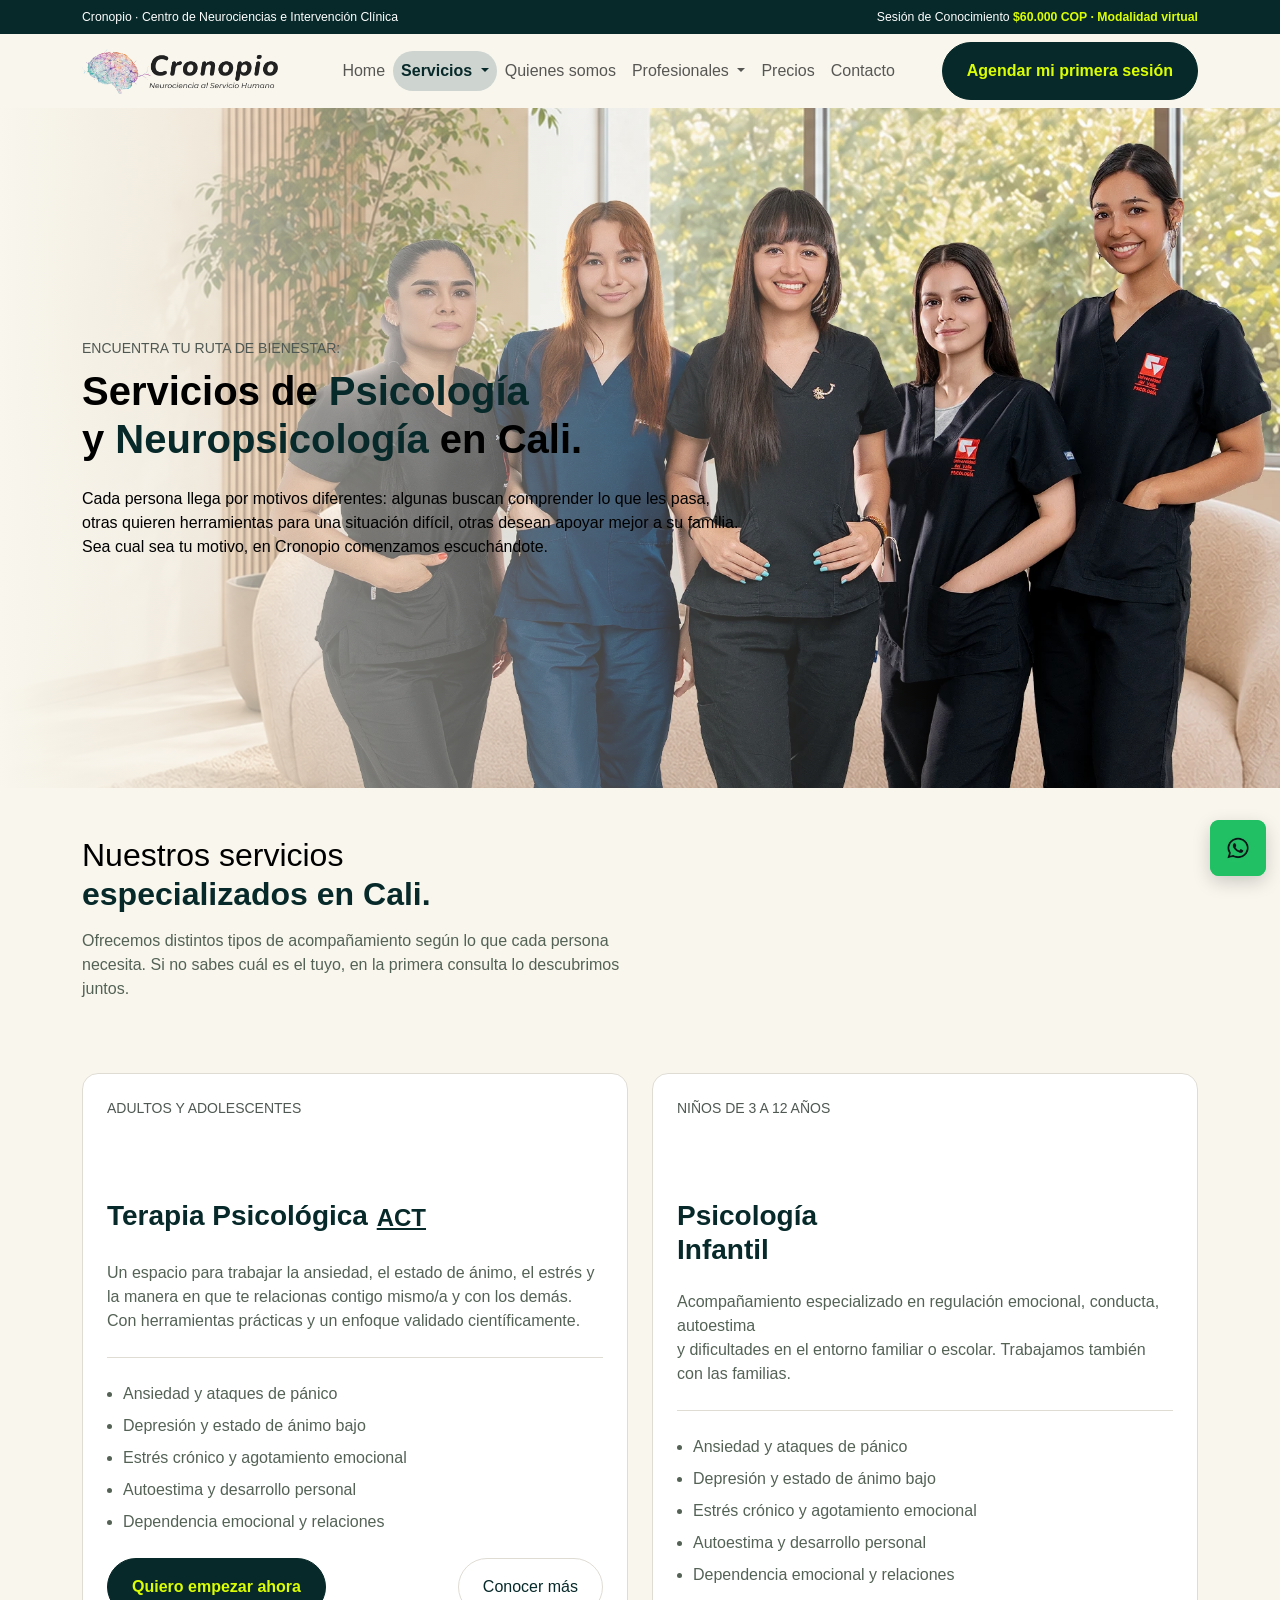
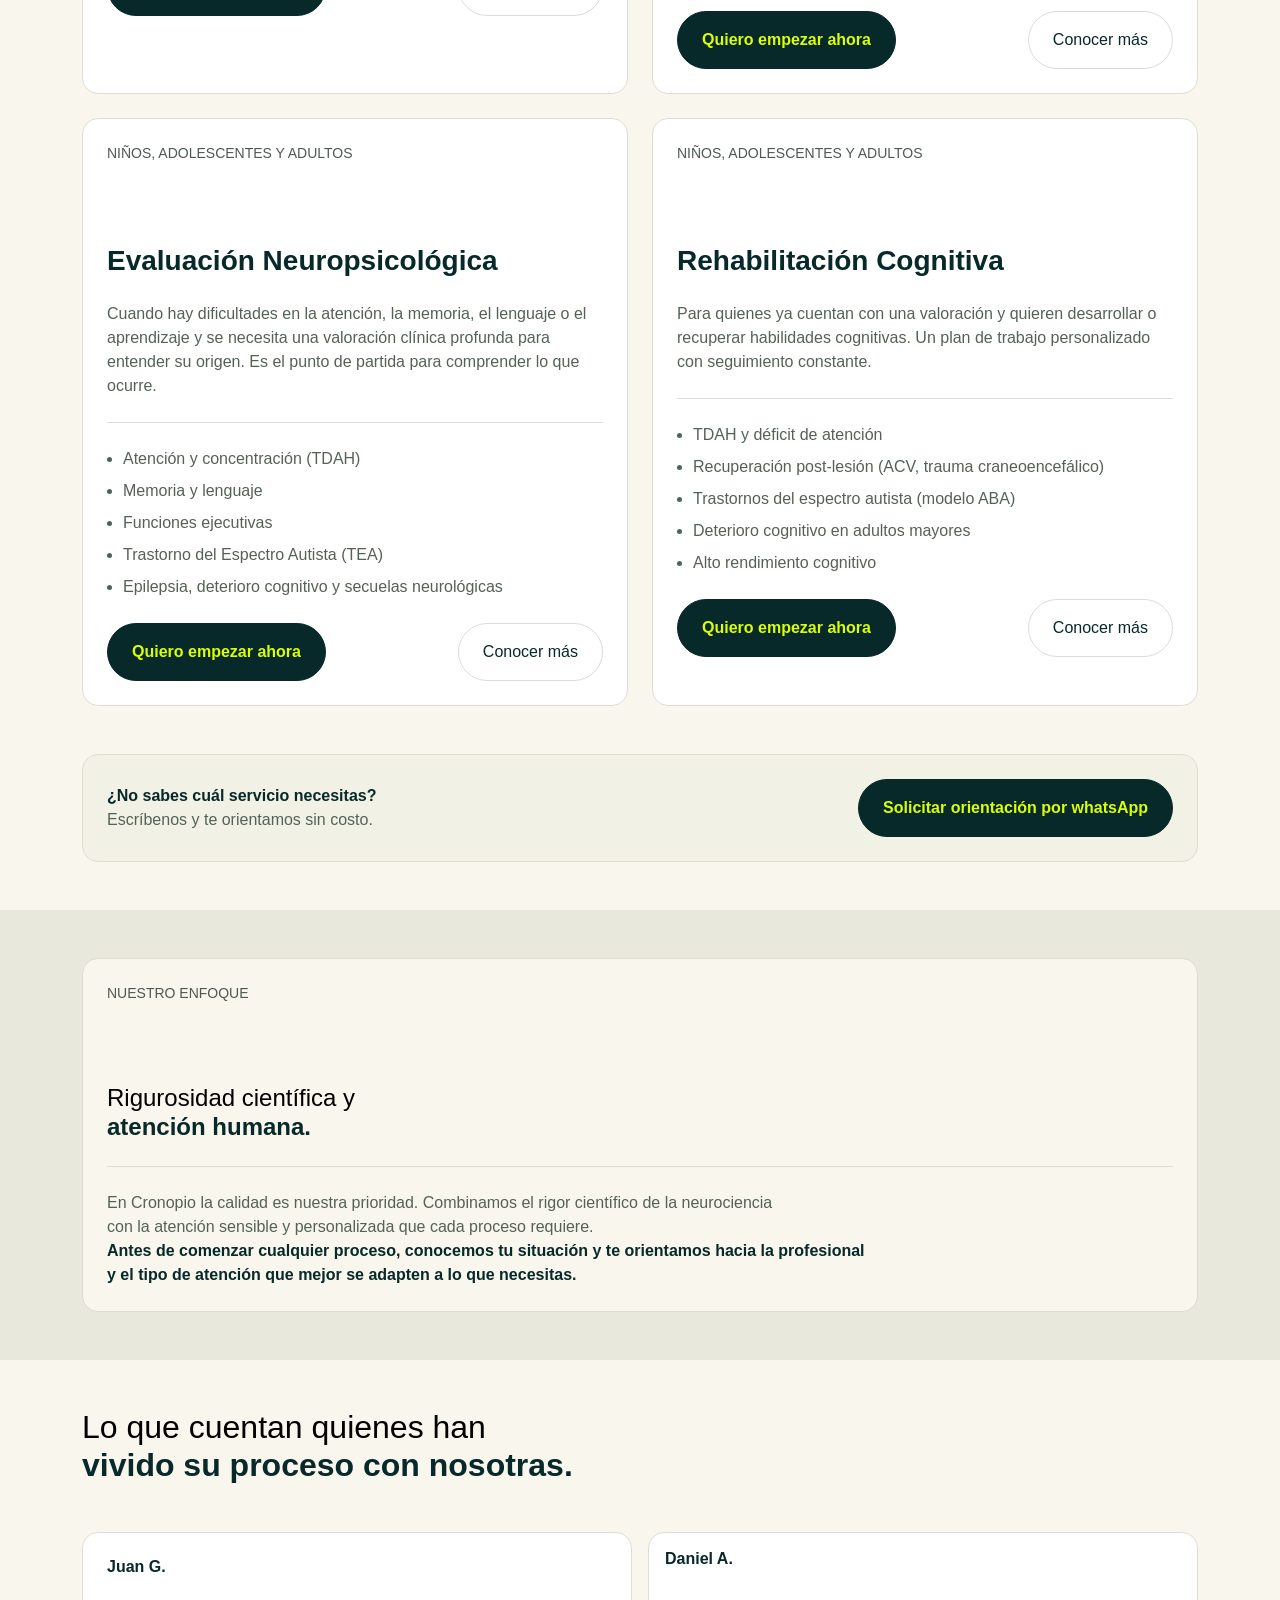
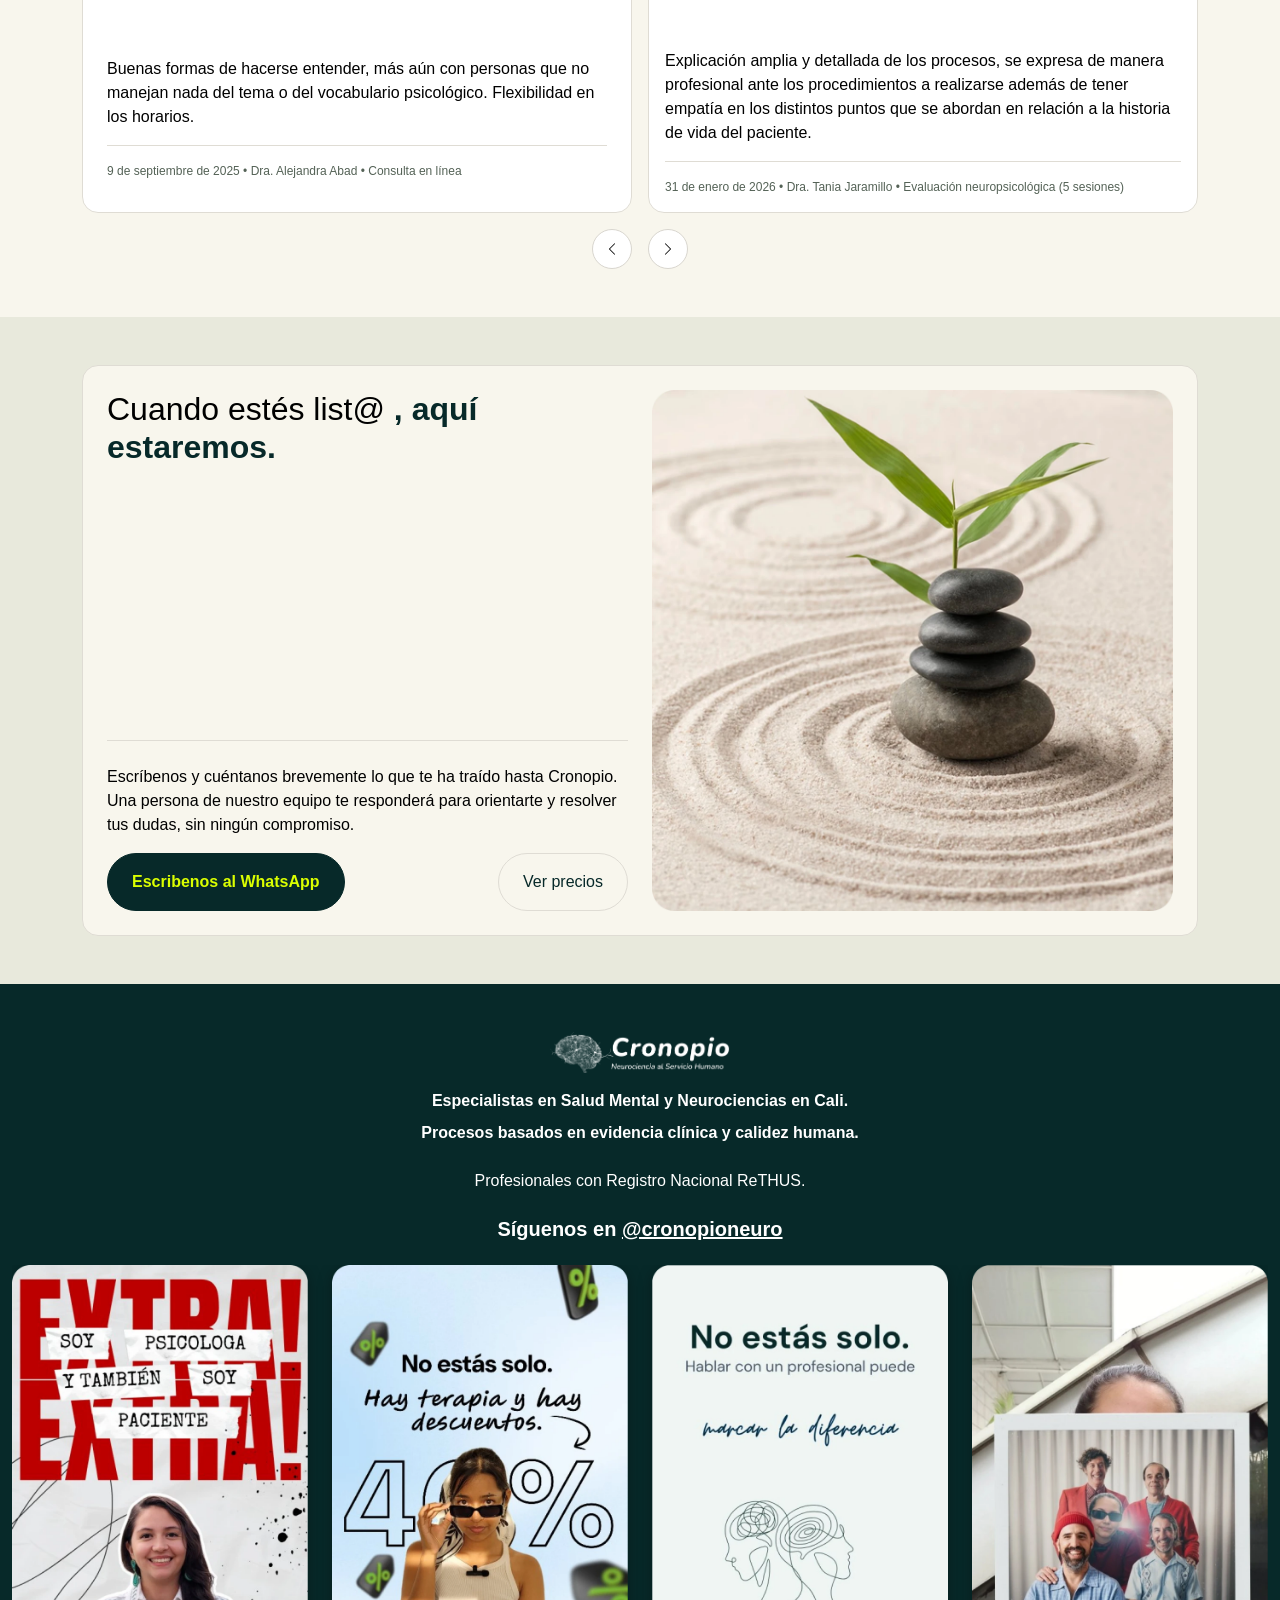
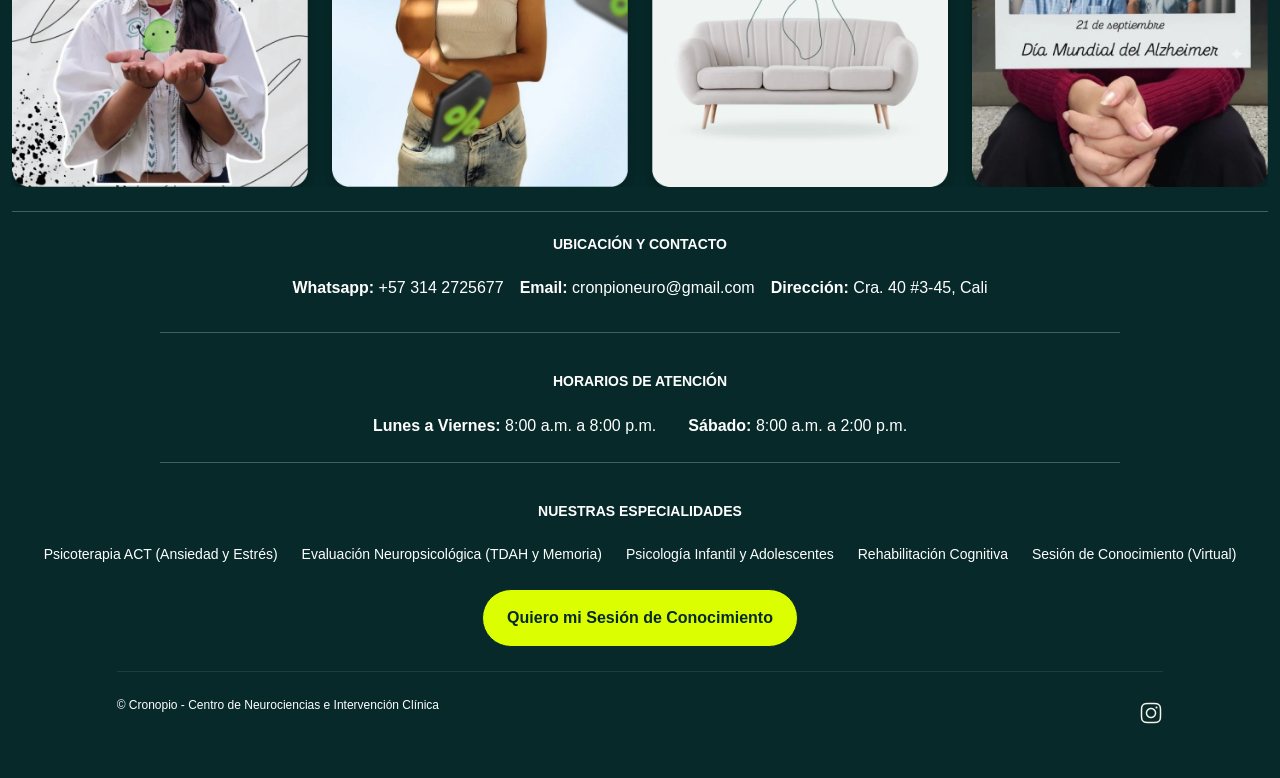
<file: servicios.html>
<!DOCTYPE html>
<html lang="es">

<head>
    <meta charset="UTF-8">
    <meta name="viewport" content="width=device-width, initial-scale=1.0">
    <title>Servicios de Psicología y Neuropsicología en Cali | Cronopio Neuro</title>
    <!-- Meta tags para SEO y compartir en redes -->
    <meta name="description"
        content="Servicios especializados en psicología, neuropsicología y rehabilitación cognitiva en Cali: terapia ACT, evaluación neuropsicológica, psicología infantil y sesión de conocimiento.">
    <meta name="keywords"
        content="servicios de psicología, neuropsicología, terapia ACT, evaluación neuropsicológica, psicología infantil, rehabilitación cognitiva, TDAH, ansiedad, Cali">
    <meta name="author" content="Cronopio Neuro">

    <!-- Open Graph (para WhatsApp, Facebook, etc.) -->
    <meta property="og:type" content="website">
    <meta property="og:url" content="https://cronopioneuro.com/servicios.html">
    <meta property="og:title" content="Servicios de Psicología y Neuropsicología en Cali | Cronopio Neuro">
    <meta property="og:description"
        content="Explora nuestros servicios clínicos en Cali: terapia ACT, evaluación neuropsicológica, psicología infantil y rehabilitación cognitiva con enfoque científico y humano.">
    <meta property="og:image" content="assets/img/cronopio-neuro-logo.webp">
    <meta property="og:image:width" content="1200">
    <meta property="og:image:height" content="630">
    <link rel="icon" type="image/webp" href="assets/img/cronopio-neuro-logo.webp">
    <link href="https://cdn.jsdelivr.net/npm/bootstrap@5.3.2/dist/css/bootstrap.min.css" rel="stylesheet">
    <link href="https://unpkg.com/aos@2.3.1/dist/aos.css" rel="stylesheet">
    <link rel="stylesheet" href="./assets/estilos/style.css">

    <!-- Código Schema para Servicio) -->
    <script type="application/ld+json">
{
  "@context": "https://schema.org",
  "@type": "MedicalWebPage",
  "name": "Especialidades en Psicología y Neuropsicología - Cronopio Cali",
  "description": "Explora nuestra oferta integral de servicios clínicos: Psicoterapia ACT, Evaluación Neuropsicológica, Psicología Infantil y Rehabilitación Cognitiva.",
  "url": "https://cronopioneuro.com/servicios.html",
  "lastReviewed": "2026-05-11",
  "mainEntity": {
    "@type": "ItemList",
    "numberOfItems": 5,
    "itemListElement": [
      {
        "@type": "ListItem",
        "position": 1,
        "item": {
          "@type": "MedicalService",
          "name": "Psicología ACT / Cognitivo-Conductual",
          "url": "https://cronopioneuro.com/cognitivo-conductual.html",
          "description": "Terapia clínica enfocada en flexibilidad psicológica y evidencia científica.",
          "offers": [
            {
              "@type": "Offer",
              "price": "110,000",
              "priceCurrency": "COP",
              "description": "Modalidad Virtual"
            },
            {
              "@type": "Offer",
              "price": "130,000",
              "priceCurrency": "COP",
              "description": "Modalidad Presencial en Cali"
            }
          ]
        }
      },
      {
        "@type": "ListItem",
        "position": 2,
        "item": {
          "@type": "MedicalService",
          "name": "Psicología Infantil",
          "url": "https://cronopioneuro.com/psicologia-infantil.html",
          "description": "Acompañamiento especializado para el desarrollo emocional de niños y adolescentes.",
          "offers": {
            "@type": "Offer",
            "price": "130,000",
            "priceCurrency": "COP",
            "description": "Precio base por sesión presencial"
          }
        }
      },
      {
        "@type": "ListItem",
        "position": 3,
        "item": {
          "@type": "MedicalService",
          "name": "Evaluación Neuropsicológica",
          "url": "https://cronopioneuro.com/neuropsicologia.html",
          "description": "Estudio profundo de funciones cognitivas para diagnóstico preciso de TDAH, memoria y lenguaje.",
          "offers": {
            "@type": "Offer",
            "price": "150,000",
            "priceCurrency": "COP",
            "description": "Precio base por sesión presencial"
          }
        }
      },
      {
        "@type": "ListItem",
        "position": 4,
        "item": {
          "@type": "MedicalService",
          "name": "Rehabilitación Cognitiva",
          "url": "https://cronopioneuro.com/rehabilitacion-cognitiva.html",
          "description": "Entrenamiento personalizado para fortalecer procesos cognitivos afectados.",
          "offers": [
            {
              "@type": "Offer",
              "price": "110,000",
              "priceCurrency": "COP",
              "description": "Modalidad Virtual"
            },
            {
              "@type": "Offer",
              "price": "130,000",
              "priceCurrency": "COP",
              "description": "Modalidad Presencial en Cali"
            }
          ]
        }
      },
      {
        "@type": "ListItem",
        "position": 5,
        "item": {
          "@type": "MedicalService",
          "name": "Sesión de Conocimiento",
          "url": "https://cronopioneuro.com/sesion-conocimiento.html",
          "description": "Primer contacto para orientar tu proceso terapéutico y definir el especialista ideal.",
          "offers":
            {
              "@type": "Offer",
              "price": "60,000",
              "priceCurrency": "COP"
            }
        }
      }
    ]
  }
}
</script>
</head>

<body>
    <!-- Topbar Promocional -->
    <div class="top-bar text-white py-2" data-aos="fade-down" data-aos-delay="100">
        <div class="container d-flex justify-content-between align-items-center small">
            <span class="d-none d-md-inline">Cronopio · Centro de Neurociencias e Intervención Clínica</span>
            <span class="mx-auto mx-md-0 d-block d-md-none text-center">Sesión de Conocimiento <br><strong
                    class="text-lime">$60.000 COP · Modalidad virtual</strong></span>
            <span class="mx-auto mx-md-0 d-none d-md-block">Sesión de Conocimiento
                <strong class="text-lime">$60.000 COP · Modalidad virtual</strong></span>
        </div>
    </div>
    <!-- Header / Navbar -->
    <nav class="navbar navbar-expand-xl sticky-top" data-aos="fade-down" data-aos-delay="100">
        <div class="container">
            <a class="navbar-brand" href="index.html">
                <img src="assets/img/01.hero_image/logo_primary.webp" alt="Cronopio Logo" height="45">
            </a>
            <button class="navbar-toggler" type="button" data-bs-toggle="collapse" data-bs-target="#mainNav">
                <span class="navbar-toggler-icon"></span>
            </button>
            <div class="collapse navbar-collapse" id="mainNav">
                <ul class="navbar-nav mx-auto mb-2 mb-lg-0">
                    <li class="nav-item px-3 py-2 px-lg-0 py-lg-0"><a class="nav-link" href="index.html">Home</a></li>
                    <li class="nav-item dropdown px-3 py-2 px-lg-0 py-lg-0">
                        <a class="nav-link dropdown-toggle active" href="servicios.html" role="button"
                            data-bs-toggle="dropdown" aria-expanded="false">
                            Servicios
                        </a>
                        <ul class="dropdown-menu background-neutro-050 p-xl-3 rounded-4">
                            <li>
                                <a class="dropdown-item d-flex align-items-start p-xl-3 mb-3 mb-xl-0"
                                    href="cognitivo-conductual.html">
                                    <span class="number me-3 opacity-50 flex-shrink-0">01</span>
                                    <div>
                                        <h4 class="color-text-brand fs-6 mb-1">Psicología ACT / Cognitivo-Conductual
                                        </h4>
                                        <p class="d-none d-lg-block small text-secondary mb-0">Terapia te aceptación y
                                            compromiso para ansiedad, <br> depresión, dependen... </p>
                                    </div>
                                </a>
                            </li>
                            <li>
                                <a class="dropdown-item d-flex align-items-start p-xl-3 mb-3 mb-xl-0"
                                    href="psicologia-infantil.html">
                                    <span class="number me-3 opacity-50 flex-shrink-0">02</span>
                                    <div>
                                        <h4 class="color-text-brand fs-6 mb-1">Psicología Infantil</h4>
                                        <p class="d-none d-lg-block small text-secondary mb-0">Acompañamiento
                                            especializado para niños y familias.</p>
                                    </div>
                                </a>
                            </li>
                            <li>
                                <a class="dropdown-item d-flex align-items-start p-xl-3 mb-3 mb-xl-0"
                                    href="neuropsicologia.html">
                                    <span class="number me-3 opacity-50 flex-shrink-0">03</span>
                                    <div>
                                        <h4 class="color-text-brand fs-6 mb-1">Neuropsicologia</h4>
                                        <p class="d-none d-lg-block small text-secondary mb-0">Diagnostico riguroso de
                                            TDAH, TEA, Demencias, <br> Epilepsia y secuelas cog...
                                    </div>
                                </a>
                            </li>
                            <li>
                                <a class="dropdown-item d-flex align-items-start p-xl-3 mb-3 mb-xl-0"
                                    href="rehabilitacion-cognitiva.html">
                                    <span class="number me-3 opacity-50 flex-shrink-0">04</span>
                                    <div>
                                        <h4 class="color-text-brand fs-6 mb-1">Rehabilitación Cognitiva</h4>
                                        <p class="d-none d-lg-block small text-secondary mb-0">Entrenamiento de
                                            atención, memoria, lenguaje <br> y funciones ejecutivas co... </p>
                                    </div>
                                </a>
                            </li>
                            <li>
                                <a class="dropdown-item d-flex align-items-start p-xl-3 mb-3 mb-xl-0"
                                    href="sesion-conocimiento.html">
                                    <span class="number me-3 opacity-50 flex-shrink-0">05</span>
                                    <div>
                                        <h4 class="color-text-brand fs-6 mb-1">Sesión de conocimiento</h4>
                                        <p class="d-none d-lg-block small text-secondary mb-0">Primer contacto para
                                            orientar tu proceso.
                                        </p>
                                    </div>
                                </a>
                            </li>
                            <div class="divider mb-4"></div>
                            <li class="dropdown-item-wrapper px-lg-3 mb-md-0 mb-lg-3 mb-xl-2">
                                <a href="servicios.html" class="btn-link p-0 border-0 text-decoration-none">Ver todos
                                    los
                                    servicios</a>
                            </li>
                        </ul>
                    </li>
                    <li class="nav-item px-3 py-2 px-lg-0 py-lg-0"><a class="nav-link" href="quienes-somos.html">Quienes
                            somos</a></li>
                    <li class="nav-item dropdown px-3 py-2 px-lg-0 py-lg-0">
                        <a class="nav-link dropdown-toggle" href="profesionales.html" role="button"
                            data-bs-toggle="dropdown" aria-expanded="false">
                            Profesionales
                        </a>
                        <ul class="dropdown-menu background-neutro-050 p-xl-3 rounded-4">
                            <li>
                                <a class="dropdown-item d-flex align-items-start p-xl-3 mb-3 mb-xl-0"
                                    href="tania-jaramillo.html">
                                    <span class="number me-3 opacity-50 flex-shrink-0">01</span>
                                    <div>
                                        <h4 class="color-text-brand fs-6 mb-1">Tania Jaramillo
                                        </h4>
                                        <p class="d-none d-lg-block small text-secondary mb-0">Experta en evaluación
                                            neuropsicológica <br> en niños, adolescentes, adultos y adultos mayores.
                                        </p>
                                    </div>
                                </a>
                            </li>
                            <li>
                                <a class="dropdown-item d-flex align-items-start p-xl-3 mb-3 mb-xl-0"
                                    href="natalia-zapata.html">
                                    <span class="number me-3 opacity-50 flex-shrink-0">02</span>
                                    <div>
                                        <h4 class="color-text-brand fs-6 mb-1">Natalia Zapata</h4>
                                        <p class="d-none d-lg-block small text-secondary mb-0">Psicologa con énfasis en
                                            psicología clínica <br> y Terapia de Aceptación y Compromiso (ACT)
                                        </p>
                                    </div>
                                </a>
                            </li>
                            <li>
                                <a class="dropdown-item d-flex align-items-start p-xl-3 mb-3 mb-xl-0"
                                    href="isabela-carrejo.html">
                                    <span class="number me-3 opacity-50 flex-shrink-0">03</span>
                                    <div>
                                        <h4 class="color-text-brand fs-6 mb-1">Isabela Carrejo</h4>
                                        <p class="d-none d-lg-block small text-secondary mb-0">Psicóloga experta en la
                                            evaluación e intervención <br> de problemáticas en adolescentes
                                            y adultos.</p>
                                    </div>
                                </a>
                            </li>
                            <li>
                                <a class="dropdown-item d-flex align-items-start p-xl-3 mb-3 mb-xl-0"
                                    href="alejandra-abad.html">
                                    <span class="number me-3 opacity-50 flex-shrink-0">04</span>
                                    <div>
                                        <h4 class="color-text-brand fs-6 mb-1">Alejandra Abad</h4>
                                        <p class="d-none d-lg-block small text-secondary mb-0">Experta en evaluación
                                            cognitiva y terapia <br> de adultos con enfoque ACT.
                                        </p>
                                    </div>
                                </a>
                            </li>
                            <div class="divider mb-4"></div>
                            <li class="dropdown-item-wrapper px-lg-3 mb-md-0 mb-lg-3 mb-xl-2">
                                <a href="profesionales.html" class="btn-link p-0 border-0 text-decoration-none">Ver
                                    todas los
                                    profesionales</a>
                            </li>
                        </ul>
                    </li>
                    <li class="nav-item px-3 py-2 px-lg-0 py-lg-0"><a class="nav-link" href="precios.html">Precios</a>
                    </li>
                    <li class="nav-item px-3 py-2 px-lg-0 py-lg-0"><a class="nav-link" href="contacto.html">Contacto</a>
                    </li>
                </ul>
                <div class="d-flex p-3 p-lg-0">
                    <a class="zl-facility-url btn btn-primary"
                        href="https://www.doctoralia.co/clinicas/cronopio-centro-de-neurociencias-e-intervencion-clinica#services-section"
                        target="_blank" rel="nofollow"
                        data-zlw-facility="cronopio-centro-de-neurociencias-e-intervencion-clinica"
                        data-zlw-type="facility-button-with-saas-only" data-zlw-saas-only="true"
                        data-zlw-a11y-title="Widget de reserva de citas médicas">Agendar mi primera sesión</a>
                </div>
            </div>
        </div>
    </nav>
    <!-- Hero Section -->
    <section
        class="hero-section hero-section-secondary pt-4 pe-0 pt-md-0 hero-degradado hero-degradado-secondary position-relative overflow-hidden d-flex flex-column d-md-flex flex-md-column justify-content-md-center"
        data-aos="fade-in" data-aos-delay="300">
        <img src="assets/img/09.banner-servicios/banner-quienes-somos.webp"
            alt="Persona con los brazos abiertos representando bienestar y libertad"
            class="hero-imagen-adaptativa order-last order-xl-first" loading="eager" fetchpriority="high" width="1440"
            height="500">
        <div class="container position-relative z-1 py-5 py-md-0">
            <div class="row">
                <div class="col-12 col-md-10 col-lg-8 py-md-5">
                    <p class="text-uppercase small text-muted mb-2 ls-1">Encuentra tu Ruta de Bienestar:</p>
                    <h1 class="d-block d-md-none fw-bold color-text-primary">
                        Servicios de <strong>Psicología</strong> y <strong>Neuropsicología en Cali.</strong>
                    </h1>
                    <h1 class="d-none d-md-block fw-bold color-text-primary">
                        Servicios de <strong class="color-text-brand">Psicología</strong> <br> y <strong
                            class="color-text-brand">Neuropsicología</strong> en Cali.
                    </h1>
                    <p class="d-block d-xl-none mt-4 mb-0 fw-medium">
                        Cada persona llega por motivos diferentes: algunas buscan comprender lo que les pasa, otras
                        quieren herramientas para una situación difícil, otras desean apoyar mejor a su familia. Sea
                        cual sea tu motivo, en Cronopio comenzamos escuchándote.
                    </p>
                    <p class="d-none d-xl-block mt-4 mb-0 fw-medium">
                        Cada persona llega por motivos diferentes: algunas buscan comprender lo que les pasa, <br> otras
                        quieren herramientas para una situación difícil, otras desean apoyar mejor a su familia. <br>
                        Sea
                        cual sea tu motivo, en Cronopio comenzamos escuchándote.
                    </p>
                </div>
            </div>
        </div>
    </section>
    <!-- Sección de servicios -->
    <section class="seccion-servicios grid-cards py-5">
        <div class="container">
            <h2 class="color-text-primary mb-3" data-aos="fade-in" data-aos-delay="300">
                Nuestros servicios <br>
                <strong class="fw-bold color-text-brand">especializados en Cali.</strong>
            </h2>
            <div class="col col-xl-6" data-aos="fade-in" data-aos-delay="300">
                <p class="color-text mb-5">
                    Ofrecemos distintos tipos de acompañamiento según lo que cada persona necesita. Si no sabes cuál es
                    el tuyo, en la primera consulta lo descubrimos juntos.
                </p>
            </div>
            <div class="row g-4 mt-5">
                <div class="col-12 col-md-6" data-aos="fade-dowm" data-aos-delay="300">
                    <div class="card background-neutro-050 rounded-4 p-4 h-100">
                        <span class="numero color-text-light text-uppercase">Adultos y Adolescentes</span>
                        <div class="body-card">
                            <h3 class="mb-4 fw-bold color-text-brand">Terapia Psicológica
                                <button type="button" class="btn link p-0 fw-bold text-decoration-underline"
                                    data-bs-toggle="modal" data-bs-target="#modalACT">
                                    ACT
                                </button>
                            </h3>
                            <p class="mb-4 mb-lg-5 mb-xl-4 color-text">Un espacio para trabajar la ansiedad, el estado
                                de ánimo, el
                                estrés y la manera en que te relacionas contigo mismo/a y con los demás. Con
                                herramientas prácticas y un enfoque validado científicamente.</p>
                            <div class="divider mb-4"></div>
                            <ul class="mb-0 ps-3 color-text">
                                <li class="mb-2">Ansiedad y ataques de pánico</li>
                                <li class="mb-2">Depresión y estado de ánimo bajo</li>
                                <li class="mb-2">Estrés crónico y agotamiento emocional</li>
                                <li class="mb-2">Autoestima y desarrollo personal</li>
                                <li class="mb-2">Dependencia emocional y relaciones</li>
                            </ul>
                            <div
                                class="d-flex align-items-center justify-content-center justify-content-xl-between gap-3 mt-4 flex-wrap">
                                <a href="https://www.doctoralia.co/clinicas/cronopio-centro-de-neurociencias-e-intervencion-clinica#services-section"
                                    target="_blank" rel="nofollow" class="btn btn-primary col-12 col-xl-auto">Quiero
                                    empezar ahora</a>
                                <a href="cognitivo-conductual.html"
                                    class="col-12 col-xl-auto btn-link text-decoration-none text-center">Conocer más</a>
                            </div>
                        </div>
                    </div>
                </div>
                <div class="col-12 col-md-6" data-aos="fade-dowm" data-aos-delay="300">
                    <div class="card background-neutro-050 rounded-4 p-4 h-100">
                        <span class="numero color-text-light text-uppercase">Niños de 3 a 12 años</span>
                        <div class="body-card">
                            <h3 class="d-block d-md-none mb-4 fw-bold color-text-brand">Psicología Infantil</h3>
                            <h3 class="d-none d-md-block mb-4 fw-bold color-text-brand">Psicología <br> Infantil</h3>
                            <p class="d-block d-xl-none mb-4 color-text">Acompañamiento especializado en regulación
                                emocional,
                                conducta, autoestima y dificultades en el entorno familiar o escolar. Trabajamos también
                                con las familias.</p>
                            <p class="d-none d-xl-block mb-4 color-text">Acompañamiento especializado en regulación
                                emocional,
                                conducta, autoestima <br> y dificultades en el entorno familiar o escolar. Trabajamos
                                también
                                con las familias.</p>
                            <div class="divider mb-4"></div>
                            <ul class="mb-0 ps-3 color-text">
                                <li class="mb-2">Ansiedad y ataques de pánico</li>
                                <li class="mb-2">Depresión y estado de ánimo bajo</li>
                                <li class="mb-2">Estrés crónico y agotamiento emocional</li>
                                <li class="mb-2">Autoestima y desarrollo personal</li>
                                <li class="mb-2">Dependencia emocional y relaciones</li>
                            </ul>
                            <div
                                class="d-flex align-items-center justify-content-center justify-content-xl-between gap-3 mt-4 flex-wrap">
                                <a href="https://www.doctoralia.co/clinicas/cronopio-centro-de-neurociencias-e-intervencion-clinica#services-section"
                                    target="_blank" rel="nofollow" class="btn btn-primary col-12 col-xl-auto">Quiero
                                    empezar ahora</a>
                                <a href="psicologia-infantil.html"
                                    class="col-12 col-xl-auto btn-link text-decoration-none text-center">Conocer más</a>
                            </div>
                        </div>
                    </div>
                </div>
                <div class="col-12 col-md-6" data-aos="fade-up" data-aos-delay="300">
                    <div class="card background-neutro-050 rounded-4 p-4 h-100">
                        <span class="numero color-text-light text-uppercase">Niños, Adolescentes y Adultos</span>
                        <div class="body-card">
                            <h3 class="mb-4 fw-bold color-text-brand">Evaluación Neuropsicológica</h3>
                            <p class="mb-4 color-text">Cuando hay dificultades en la atención, la memoria, el lenguaje o
                                el aprendizaje y se necesita una valoración clínica profunda para entender su origen. Es
                                el punto de partida para comprender lo que ocurre.</p>
                            <div class="divider mb-4"></div>
                            <ul class="mb-0 mb-md-5 mb-xl-0 ps-3 color-text">
                                <li class="mb-2">Atención y concentración (TDAH)</li>
                                <li class="mb-2">Memoria y lenguaje</li>
                                <li class="mb-2">Funciones ejecutivas</li>
                                <li class="mb-2">Trastorno del Espectro Autista (TEA)</li>
                                <li class="mb-2">Epilepsia, deterioro cognitivo y secuelas neurológicas</li>
                            </ul>
                            <div
                                class="d-flex align-items-center justify-content-center justify-content-xl-between gap-3 mt-4 flex-wrap">
                                <a id="zl-url" class="zl-url btn btn-primary col-12 col-xl-auto" target="_blank"
                                    href="https://www.doctoralia.co/tania-jaramillo-gil/neuropsicologo/cali#profile-pricing"
                                    rel="nofollow" data-zlw-doctor="tania-jaramillo-gil"
                                    data-zlw-type="big_with_calendar" data-zlw-opinion="false"
                                    data-zlw-hide-branding="true" data-zlw-saas-only="true"
                                    data-zlw-a11y-title="Widget de reserva de citas médicas">Quiero empezar ahora</a>
                                <a href="neuropsicologia.html"
                                    class="col-12 col-xl-auto btn-link text-decoration-none text-center">Conocer más</a>
                            </div>
                        </div>
                    </div>
                </div>
                <div class="col-12 col-md-6" data-aos="fade-up" data-aos-delay="300">
                    <div class="card background-neutro-050 rounded-4 p-4 h-100">
                        <span class="numero color-text-light text-uppercase">Niños, Adolescentes y Adultos</span>
                        <div class="body-card">
                            <h3 class="mb-4 fw-bold color-text-brand">Rehabilitación Cognitiva</h3>
                            <p class="mb-4 color-text">Para quienes ya cuentan con una valoración y quieren desarrollar
                                o recuperar habilidades cognitivas. Un plan de trabajo personalizado con seguimiento
                                constante.</p>
                            <div class="divider mb-4"></div>
                            <ul class="mb-0 ps-3 color-text">
                                <li class="mb-2">TDAH y déficit de atención</li>
                                <li class="mb-2">Recuperación post-lesión (ACV, trauma craneoencefálico)</li>
                                <li class="mb-2">Trastornos del espectro autista (modelo ABA)</li>
                                <li class="mb-2">Deterioro cognitivo en adultos mayores</li>
                                <li class="mb-2">Alto rendimiento cognitivo</li>
                            </ul>
                            <div
                                class="d-flex align-items-center justify-content-center justify-content-xl-between gap-3 mt-4 flex-wrap">
                                <a id="zl-url" class="zl-url btn btn-primary col-12 col-xl-auto" target="_blank"
                                    href="https://www.doctoralia.co/tania-jaramillo-gil/neuropsicologo/cali#profile-pricing"
                                    rel="nofollow" data-zlw-doctor="tania-jaramillo-gil"
                                    data-zlw-type="big_with_calendar" data-zlw-opinion="false"
                                    data-zlw-hide-branding="true" data-zlw-saas-only="true"
                                    data-zlw-a11y-title="Widget de reserva de citas médicas">Quiero empezar ahora</a>
                                <a href="rehabilitacion-cognitiva.html"
                                    class="col-12 col-xl-auto btn-link text-decoration-none text-center">Conocer más</a>
                            </div>
                        </div>
                    </div>
                </div>
            </div>
            <div
                class="banner-cta mt-5 rounded-4 p-3 p-lg-4 d-flex flex-column flex-md-row align-items-md-center justify-content-between gap-3">
                <p class="mb-0 color-text">
                    <strong class="color-text-brand">¿No sabes cuál servicio necesitas?</strong><br>Escríbenos y te
                    orientamos sin costo.
                </p>
                <a href="https://wa.me/573142725677?text=Hola%20quiero%20solicitar%20orientaci%C3%B3n%20sobre%20sus%20servicios"
                    target="_blank" rel="nofollow" class="btn btn-primary text-nowrap">Solicitar orientación por
                    whatsApp</a>
            </div>
        </div>
    </section>
    <!-- Modal -->
    <div class="modal fade" id="modalACT" data-bs-backdrop="static" data-bs-keyboard="false" tabindex="-1"
        aria-labelledby="modalACTLabel" aria-hidden="true">
        <div class="modal-dialog modal-dialog-centered">
            <div class="modal-content">
                <div class="modal-header">
                    <h1 class="modal-title fs-5" id="modalACTLabel">¿Qué es la Psicoterapia ACT?</h1>
                    <button type="button" class="btn-close" data-bs-dismiss="modal" aria-label="Close"></button>
                </div>
                <div class="modal-body">
                    <div class="modal-body px-4 pb-4">
                        <p class="mb-3">
                            Es la <strong>Terapia de Aceptación y Compromiso (ACT)</strong>. A diferencia de las
                            terapias tradicionales que buscan 'eliminar' los pensamientos negativos, en Cronopio usamos
                            ACT para enseñarte a:
                        </p>
                        <ul class="list-unstyled custom-list mb-4">
                            <li class="d-flex mb-2">
                                <span class="badge-number me-2">1.</span>
                                <span>Relacionarte de forma distinta con tu ansiedad o estrés.</span>
                            </li>
                            <li class="d-flex mb-2">
                                <span class="badge-number me-2">2.</span>
                                <span>Dejar de luchar contra lo que sientes y ganar energía para lo que importa.</span>
                            </li>
                            <li class="d-flex mb-0">
                                <span class="badge-number me-2">3.</span>
                                <span>Actuar según tus valores, incluso cuando hay miedo o duda.</span>
                            </li>
                        </ul>
                        <p class="mb-0">
                            Es un enfoque práctico, breve y con respaldo científico para recuperar el control de tu
                            vida.
                        </p>
                    </div>
                </div>
                <div class="modal-footer">
                    <button type="button" class="btn btn-secondary" data-bs-dismiss="modal">Cerrar</button>
                </div>
            </div>
        </div>
    </div>
    <!-- Sección de Enfoque -->
    <section class="seccion-enfoque grid-cards background-neutro-150 py-5" data-aos="fade-in" data-aos-delay="300">
        <div class="container">
            <div class="row g-4">
                <div class="col-12">
                    <div class="card background-neutro-100 p-4 h-100">
                        <span class="numero color-text-light text-uppercase">Nuestro enfoque</span>
                        <div class="body-card">
                            <h2 class="mb-4 color-text-primary">Rigurosidad científica y<br><strong
                                    class="color-text-brand fw-bold">atención humana.</strong></h2>
                            <div class="divider mb-4"></div>
                            <p class="d-block d-xl-none mb-0 color-text">En Cronopio la calidad es nuestra prioridad.
                                Combinamos el rigor científico de la neurociencia con la atención sensible y
                                personalizada que cada proceso
                                requiere. <strong class="color-text-brand">Antes de comenzar cualquier proceso,
                                    conocemos tu situación y te orientamos hacia la profesional y el tipo de atención
                                    que mejor se adapten a lo que necesitas.</strong>
                            </p>
                            <p class="d-none d-xl-block mb-0 color-text">En Cronopio la calidad es nuestra prioridad.
                                Combinamos el rigor científico de la neurociencia <br> con la atención sensible y
                                personalizada que cada
                                proceso requiere. <br> <strong class="color-text-brand">Antes de comenzar cualquier
                                    proceso, conocemos tu situación y te orientamos hacia la profesional <br> y el tipo
                                    de
                                    atención que mejor se adapten a lo que necesitas. </strong>
                            </p>
                        </div>
                    </div>
                </div>
            </div>
        </div>
    </section>
    <!-- Sección de testimonios -->
    <section class="seccion-testimonios grid-cards py-5">
        <div class="container">
            <h2 class="mb-5 d-block d-md-none">
                Lo que cuentan quienes han
                <strong class="color-text-brand">vivido su proceso con nosotras.</strong>
            </h2>
            <h2 class="mb-5 d-none d-md-block">
                Lo que cuentan quienes han<br>
                <strong class="color-text-brand">vivido su proceso con nosotras.</strong>
            </h2>
            <div id="carruselTestimonios" class="carousel slide carrusel-testimonios" data-bs-touch="false">
                <div class="carousel-inner">
                    <!-- Slide 1 -->
                    <div class="carousel-item active">
                        <div class="row g-3">
                            <!-- Primera tarjeta: visible en todos los tamaños -->
                            <div class="col-12 col-md-6">
                                <div class="card h-100 background-neutro-050 p-3 p-md-4">
                                    <div class="body-card">
                                        <h3 class="fs-6 fw-bold color-text-brand">Juan G.</h3>
                                        <p class="mb-3">Buenas formas de hacerse entender, más aún con personas que no
                                            manejan nada del tema o del vocabulario psicológico. Flexibilidad en los
                                            horarios.
                                        </p>
                                        <div class="divider mb-3"></div>
                                        <p class="meta-reseña color-text mb-0">9 de septiembre de 2025 • Dra. Alejandra
                                            Abad
                                            • Consulta en línea</p>
                                    </div>
                                </div>
                            </div>
                            <!-- Segunda tarjeta: solo visible en tablet+ -->
                            <div class="col-md-6 d-none d-md-block">
                                <div class="card h-100 background-neutro-050 p-3">
                                    <div class="body-card">
                                        <h3 class="fs-6 fw-bold color-text-brand">Daniel A.</h3>
                                        <p class="mb-3">Explicación amplia y detallada de los procesos, se expresa de
                                            manera
                                            profesional ante los procedimientos a realizarse además de tener empatía en
                                            los
                                            distintos puntos que se abordan en relación a la historia de vida del
                                            paciente.
                                        </p>
                                        <div class="divider mb-3"></div>
                                        <p class="meta-reseña color-text mb-0">31 de enero de 2026 • Dra. Tania
                                            Jaramillo •
                                            Evaluación neuropsicológica (5 sesiones)</p>
                                    </div>
                                </div>
                            </div>
                        </div>
                    </div>
                    <!-- Slide 2: repetir misma estructura con nuevas reseñas -->
                    <div class="carousel-item">
                        <div class="row g-3">
                            <!-- ...más tarjetas -->
                            <div class="col-12 col-md-6">
                                <div class="card h-100 background-neutro-050 p-3 p-md-4">
                                    <div class="body-card">
                                        <h3 class="fs-6 fw-bold color-text-brand">Marcos M.</h3>
                                        <p class="mb-3">Excelente psicóloga, mantiene escucha activa durante la consulta
                                            y
                                            promueve un espacio adecuado para la terapia
                                        </p>
                                        <div class="divider mb-3"></div>
                                        <p class="meta-reseña color-text mb-0">6 de diciembre de 2025 • Dra. Isabela
                                            Carrejo • Evaluación psicológica</p>
                                    </div>
                                </div>
                            </div>
                            <!-- Segunda tarjeta: solo visible en tablet+ -->
                            <div class="col-md-6 d-none d-md-block ">
                                <div class="card h-100 background-neutro-050 p-3">
                                    <div class="body-card">
                                        <h3 class="fs-6 fw-bold color-text-brand">Luis Eduardo</h3>
                                        <p class="mb-3">Es muy humana, pero jamás deja de ser técnica y precisa en sus
                                            palabras, hace sentir segura la terapia y te deja ser sin incomodidad</p>
                                        <div class="divider mb-3"></div>
                                        <p class="meta-reseña color-text mb-0">13 de abril de 2026 · Dra. Natalia Zapata
                                            Posso · Evaluación psicológica</p>
                                    </div>
                                </div>
                            </div>
                        </div>
                    </div>
                    <!-- Slide 3: repetir misma estructura con nuevas reseñas -->
                    <div class="carousel-item">
                        <div class="row g-3">
                            <!-- ...más tarjetas -->
                            <div class="col-12 col-md-6">
                                <div class="card h-100 background-neutro-050 p-3 p-md-4">
                                    <div class="body-card">
                                        <h3 class="fs-6 fw-bold color-text-brand">Natalia C.</h3>
                                        <p class="mb-3">Es sencillamente magnífica, tiene un aura tan bonita, es atenta
                                            y detallada, su consultorio genera esa paz, me sentí tan a gusto con ella,
                                            se tomó el espacio para escucharme y aunque pasamos la hora de la consulta
                                            eso
                                            no la detuvo, siguió atenta y ayudándome en mi proceso, será un proceso
                                            largo pero
                                            que definitivamente quiero seguir con ella, verdaderamente es muy difícil
                                            conectar con un médico psicólogo, por muchas razones, pero ella es
                                            maravillosa, no duden en agendas su cita con ella, no puedo esperar a ver
                                            cómo me ayuda en
                                            mi proceso, se que ella me ayudará en este gran cambio para mi vida, Gracias
                                            Doc, estoy infinitamente agradecida contigo, y espero se tu paciente por
                                            muchísimo
                                            tiempo.
                                        </p>
                                        <div class="divider mb-3"></div>
                                        <p class="meta-reseña color-text mb-0">6 de diciembre de 2025 • Dra. Natalia
                                            Zapata • Evaluación psicológica</p>
                                    </div>
                                </div>
                            </div>
                            <!-- Segunda tarjeta: solo visible en tablet+ -->
                            <div class="col-md-6 d-none d-md-block ">
                                <div class="card h-100 background-neutro-050 p-3 p-md-4">
                                    <div class="body-card">
                                        <h3 class="fs-6 fw-bold color-text-brand">Lina R.</h3>
                                        <p class="mb-3">Gracias Doctora Isabela, sé que es el inicio de un proceso pero
                                            que llegaremos al éxito. Gracias por escucharme
                                        </p>
                                        <div class="divider mb-3"></div>
                                        <p class="meta-reseña color-text mb-0">8 de abril de 2026 • Dra. Isabela
                                            Carrejo • Evaluación psicológica</p>
                                    </div>
                                </div>
                            </div>
                        </div>
                    </div>
                    <!-- Slide 4: repetir misma estructura con nuevas reseñas -->
                    <div class="carousel-item">
                        <div class="row g-3">
                            <!-- ...más tarjetas -->
                            <div class="col-12 col-md-6">
                                <div class="card h-100 background-neutro-050 p-3 p-md-4">
                                    <div class="body-card">
                                        <h3 class="fs-6 fw-bold color-text-brand">Leonardo Z.</h3>
                                        <p class="mb-3">Una excelente sesión, se nota la experiencia en el campo, su
                                            empatía
                                            con el paciente y una muy buena educación, totalmente recomendada
                                        </p>
                                        <div class="divider mb-3"></div>
                                        <p class="meta-reseña color-text mb-0">21 de febrero de 2026 • Dra. Tania
                                            Jaramillo
                                            • Evaluación neuropsicológica (5 sesiones) </p>
                                    </div>
                                </div>
                            </div>
                            <!-- Segunda tarjeta: solo visible en tablet+ -->
                            <div class="col-md-6 d-none d-md-block ">
                                <div class="card h-100 background-neutro-050 p-3 p-md-4">
                                    <div class="body-card">
                                        <h3 class="fs-6 fw-bold color-text-brand">Belcy</h3>
                                        <p class="mb-3">La comodidad y confianza que la profesional brinda para poder
                                            identificar y tratar lo mas relevante. </p>
                                        <div class="divider mb-3"></div>
                                        <p class="meta-reseña color-text mb-0">2 de septiembre de 2025 · Dra. Alejandra
                                            Abad
                                            · Consulta en línea</p>
                                    </div>
                                </div>
                            </div>
                        </div>
                    </div>
                </div>
                <button class="carousel-control-prev" type="button" data-bs-target="#carruselTestimonios"
                    data-bs-slide="prev">
                    <span class="carousel-control-prev-icon" aria-hidden="true"></span>
                    <span class="visually-hidden">Anterior</span>
                </button>
                <button class="carousel-control-next" type="button" data-bs-target="#carruselTestimonios"
                    data-bs-slide="next">
                    <span class="carousel-control-next-icon" aria-hidden="true"></span>
                    <span class="visually-hidden">Siguiente</span>
                </button>
            </div>
        </div>
    </section>
    <!-- Sección de llamada a la acción -->
    <section class="seccion-cta py-5 background-neutro-150">
        <div class="container">
            <div class="card p-3 p-md-4 background-neutro-100">
                <div class="row g-4 align-items-stretch">
                    <!-- ── Columna izquierda ── -->
                    <div class="col-12 col-md-6 cta-left d-flex flex-column justify-content-md-between">
                        <div class="card-title mb-5">
                            <h2>
                                Cuando estés list@
                                <strong class="color-text-brand">, aquí estaremos.</strong>
                            </h2>
                        </div>
                        <div class="body-card">
                            <div class="divider mb-4"></div>
                            <p class="cta-subtext">
                                Escríbenos y cuéntanos brevemente lo que te ha traído hasta Cronopio. Una persona de
                                nuestro equipo te responderá para orientarte y resolver tus dudas, sin ningún
                                compromiso.
                            </p>
                            <div
                                class="d-flex flex-column align-items-center align-items-md-start align-items-lg-center flex-lg-row justify-content-lg-between">
                                <a href="https://wa.me/573142725677?text=Hola%20quiero%20solicitar%20orientaci%C3%B3n%20sobre%20sus%20servicios"
                                    target="_blank" rel="noopener noreferrer"
                                    class="btn btn-primary text-on-brand mb-3 mb-lg-0 col-12 col-lg-auto text-center"
                                    aria-label="Contactar por WhatsApp" title="Contactar por WhatsApp">
                                    Escribenos al WhatsApp</a>
                                <a href="precios.html"
                                    class="btn-link text-decoration-none col-12 col-lg-auto text-center">Ver
                                    precios</a>
                            </div>
                        </div>
                    </div>
                    <!-- ── Columna derecha ── -->
                    <div class="col-12 col-md-6 cta-right mt-4">
                        <img src="assets/img/04.cta/zen-stones.webp"
                            alt="Piedras zen apiladas sobre arena con patrones circulares y una planta verde"
                            class="cta-img w-100">
                    </div>
                </div>
            </div>
    </section>
    <!-- Footer -->
    <footer class="footer-cronopio py-5 text-white">
        <div class="container-fluid text-center">
            <div class="mb-4">
                <img src="assets/img/05.footer/logo-white.webp" alt="Cronopio Logo" class="footer-logo mb-3">
                <p class="mb-2 fw-bold">Especialistas en Salud Mental y Neurociencias en Cali.</p>
                <p class="mb-4 fw-bold">Procesos basados en evidencia clínica y calidez humana.</p>
                <p class="mb-0">Profesionales con Registro Nacional ReTHUS.</p>
            </div>
            <div class="mb-4">
                <h5 class="fw-bold">Síguenos en <a
                        href="https://www.instagram.com/cronopioneuro?utm_source=ig_web_button_share_sheet&igsh=ZDNlZDc0MzIxNw=="
                        target="_blank" rel="nofollow" class="text-white">@cronopioneuro</a></h5>
            </div>
            <div class="instagram-scroll-container">
                <a href="https://www.instagram.com/reel/DRS7HNnjm2C/?utm_source=ig_web_copy_link&igsh=MzRlODBiNWFlZA=="
                    target="_blank" class="instagram-item">
                    <img src="assets/img/05.footer/post_1.webp" alt="Post Instagram" class="img-fluid rounded-4">
                </a>
                <a href="https://www.instagram.com/reel/DMtX_YdRsn8/?utm_source=ig_web_copy_link&igsh=MzRlODBiNWFlZA=="
                    target="_blank" class="instagram-item">
                    <img src="assets/img/05.footer/post_2.webp" alt="Post Instagram" class="img-fluid rounded-4">
                </a>
                <a href="https://www.instagram.com/reel/DRx6iWPjoj9/?utm_source=ig_web_copy_link&igsh=MzRlODBiNWFlZA=="
                    target="_blank" class="instagram-item">
                    <img src="assets/img/05.footer/post_3.webp" alt="Post Instagram" class="img-fluid rounded-4">
                </a>
                <a href="https://www.instagram.com/reel/DO3t_0kDtvt/?utm_source=ig_web_copy_link&igsh=MzRlODBiNWFlZA=="
                    target="_blank" class="instagram-item">
                    <img src="assets/img/05.footer/post_4.webp" alt="Post Instagram" class="img-fluid rounded-4">
                </a>
            </div>
            <hr class="opacity-25 my-4">
            <div class="row flex-column align-items-center g-4">
                <div class="col-12">
                    <h6 class="text-uppercase small fw-bold mb-4">Ubicación y contacto</h6>
                    <ul class="d-flex flex-column flex-md-row justify-content-md-center list-unstyled mb-0 mt-2">
                        <li class="mb-2"><strong>Whatsapp:</strong> +57 314 2725677</li>
                        <li class="mx-md-3 mb-2"><strong>Email:</strong> cronpioneuro@gmail.com</li>
                        <li><strong>Dirección:</strong> Cra. 40 #3-45, Cali</li>
                    </ul>
                </div>
                <hr class="w-75 opacity-25">
                <div class="col-12">
                    <h6 class="text-uppercase small fw-bold mb-4">Horarios de atención</h6>
                    <ul class="d-flex flex-column flex-md-row justify-content-md-center list-unstyled mb-0 mt-2">
                        <li class="me-md-3"><strong>Lunes a Viernes:</strong> 8:00 a.m. a 8:00 p.m.</li>
                        <li class="ms-md-3"><strong>Sábado:</strong> 8:00 a.m. a 2:00 p.m.</li>
                    </ul>
                </div>
                <hr class="w-75 opacity-25">
                <div class="col-12">
                    <h6 class="text-uppercase small fw-bold mb-4">Nuestras Especialidades</h6>
                    <div class="d-flex flex-wrap justify-content-center gap-2 gap-lg-4 mt-2 px-3">
                        <span class="small"><a href="cognitivo-conductual.html"
                                class="especialidad text-decoration-none">Psicoterapia ACT (Ansiedad y
                                Estrés)</a></span>
                        <span class="small"><a href="neuropsicologia.html"
                                class="especialidad text-decoration-none">Evaluación Neuropsicológica (TDAH y
                                Memoria)</a></span>
                        <span class="small"><a href="psicologia-infantil.html"
                                class="especialidad text-decoration-none">Psicología Infantil y Adolescentes</a></span>
                        <span class="small"><a href="rehabilitacion-cognitiva.html"
                                class="especialidad text-decoration-none">Rehabilitación Cognitiva</a></span>
                        <span class="small"><a href="sesion-conocimiento.html"
                                class="especialidad text-decoration-none">Sesión de Conocimiento (Virtual)</a></span>
                    </div>
                </div>
                <div class="mt-4">
                    <a class="zl-facility-url btn btn-secondary col-12 col-md-auto"
                        href="https://wa.me/573142725677?text=Hola%20quiero%20agendar%20mi%20sesi%C3%B3n%20de%20conocimiento"
                        target="_blank" rel="nofollow"
                        data-zlw-facility="cronopio-centro-de-neurociencias-e-intervencion-clinica"
                        data-zlw-type="facility-simple-link-with-saas-only" data-zlw-saas-only="true"
                        data-zlw-a11y-title="Widget de reserva de citas médicas">
                        Quiero mi Sesión de Conocimiento
                    </a>
                </div>
            </div>
            <div
                class="col-lg-10 offset-lg-1 mt-4 pt-4 border-top border-secondary border-opacity-25 d-flex flex-column flex-lg-row justify-content-between align-items-center">
                <p class="x-small mb-3">© Cronopio - Centro de Neurociencias e Intervención Clínica</p>
                <a class="footer-icon"
                    href="https://www.instagram.com/cronopioneuro?utm_source=ig_web_button_share_sheet&igsh=ZDNlZDc0MzIxNw=="
                    target="_blank" rel="nofollow"><img src="assets/img/05.footer/instagram.webp" alt="Instagram"></a>
            </div>
        </div>
    </footer>
    <!-- FAB Whatsapp -->
    <a href="https://wa.me/573142725677?text=Hola%20quiero%20recibir%20m%C3%A1s%20informaci%C3%B3n%20sobre%20sus%20servicios"
        target="_blank" rel="noopener noreferrer" class="whatsapp-fab" aria-label="Contactar por WhatsApp"
        title="Contactar por WhatsApp">
        <span class="visually-hidden">Contactar por WhatsApp</span>
        <img src="assets/img/05.footer/Extended-FAB.webp" alt="WhatsApp">
    </a>

    <script src="https://cdn.jsdelivr.net/npm/bootstrap@5.3.2/dist/js/bootstrap.bundle.min.js"></script>
    <script src="https://unpkg.com/aos@2.3.1/dist/aos.js"></script>

    <script>
        AOS.init({
            duration: 800, /* Duración de la animación en milisegundos (0.8s) */
            once: true,    /* true = la animación solo pasa una vez al bajar (recomendado para no marear) */
            offset: 100    /* Comienza la animación un poco antes de que el elemento sea visible */
        });
    </script>
</body>

</html>
</file>
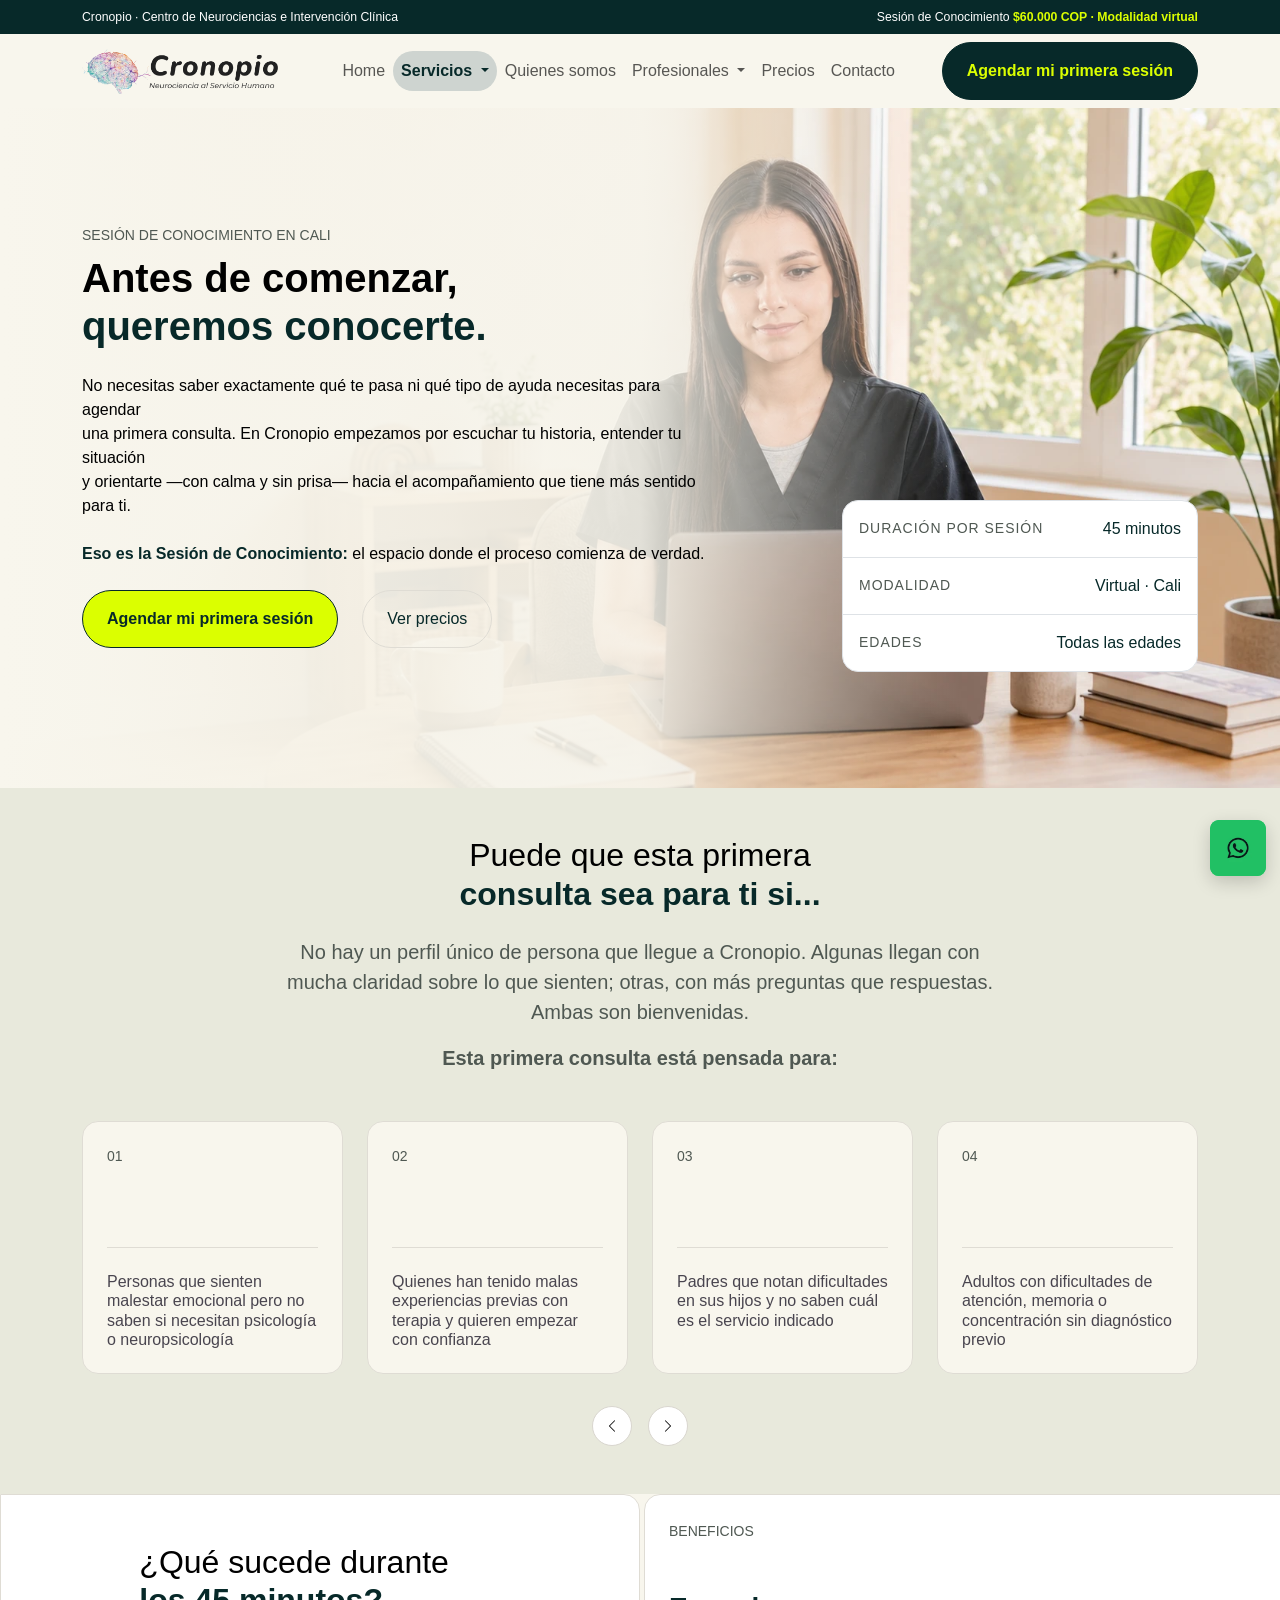
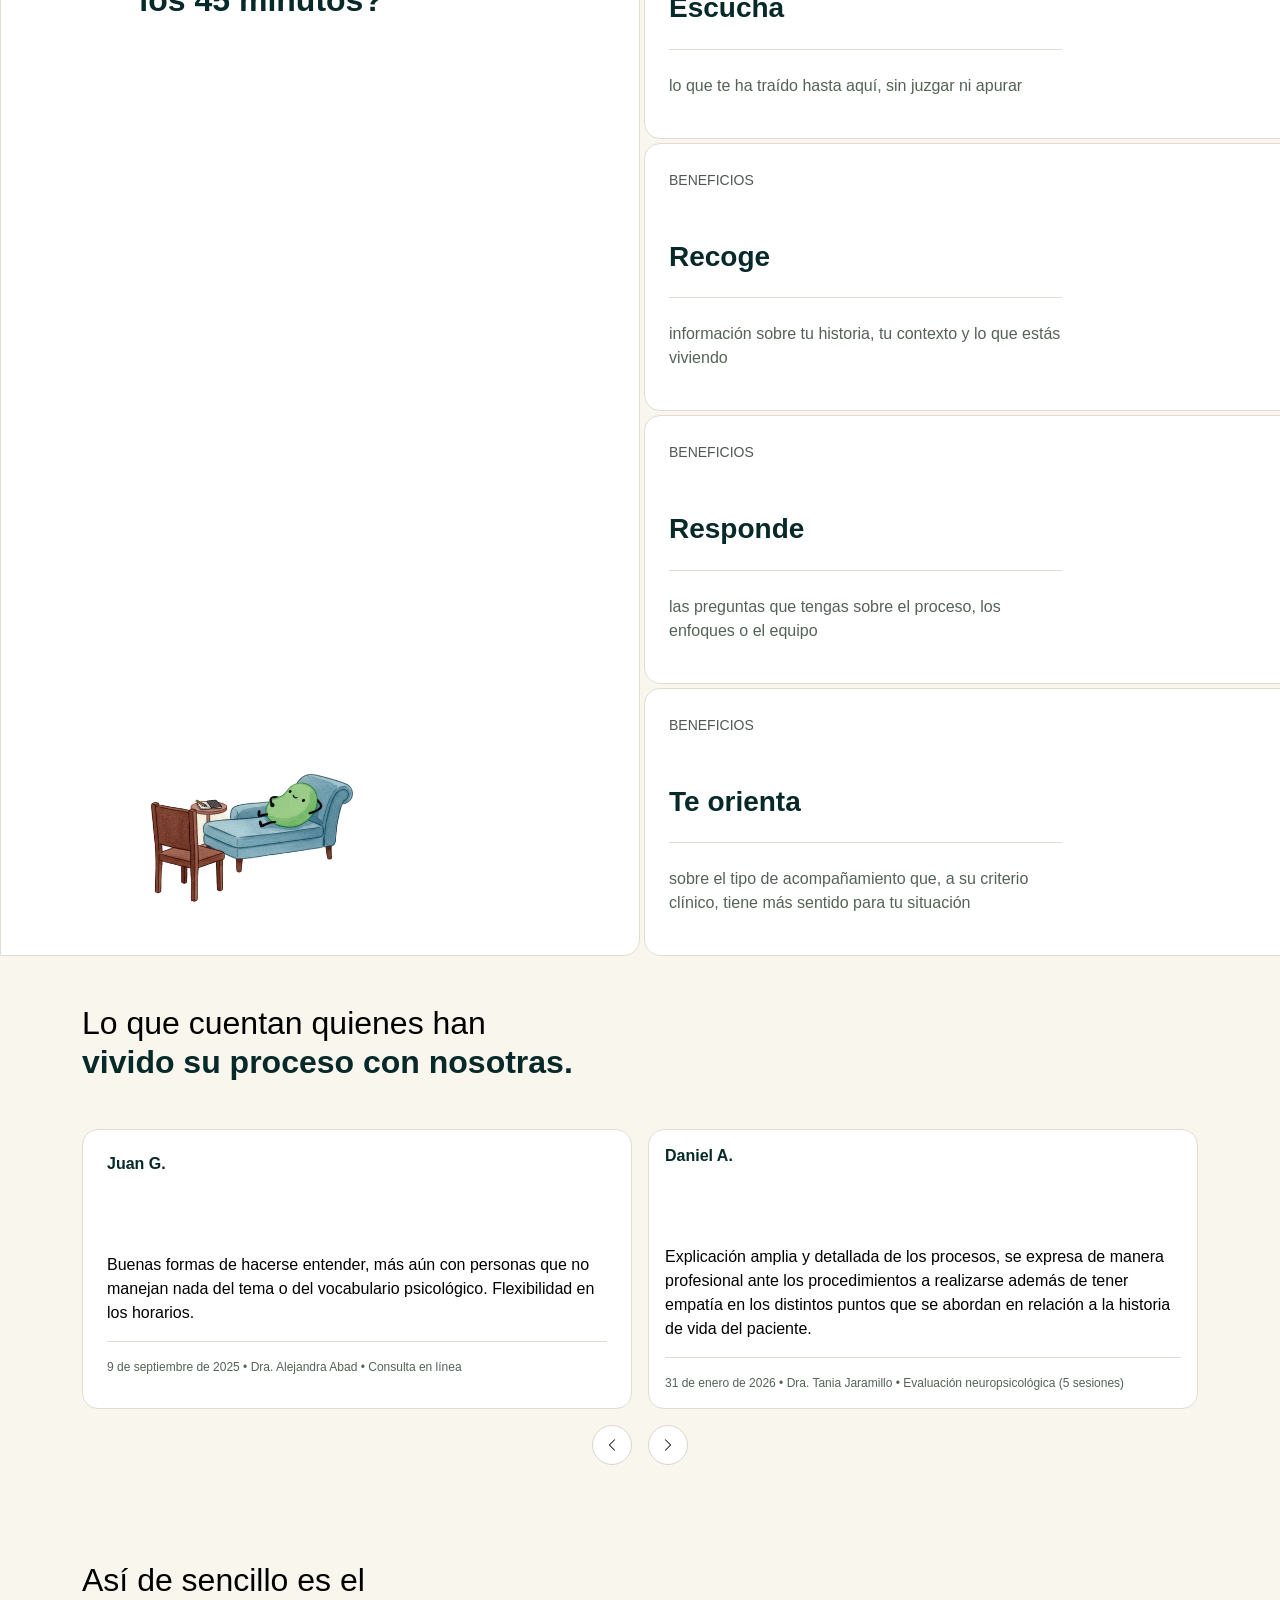
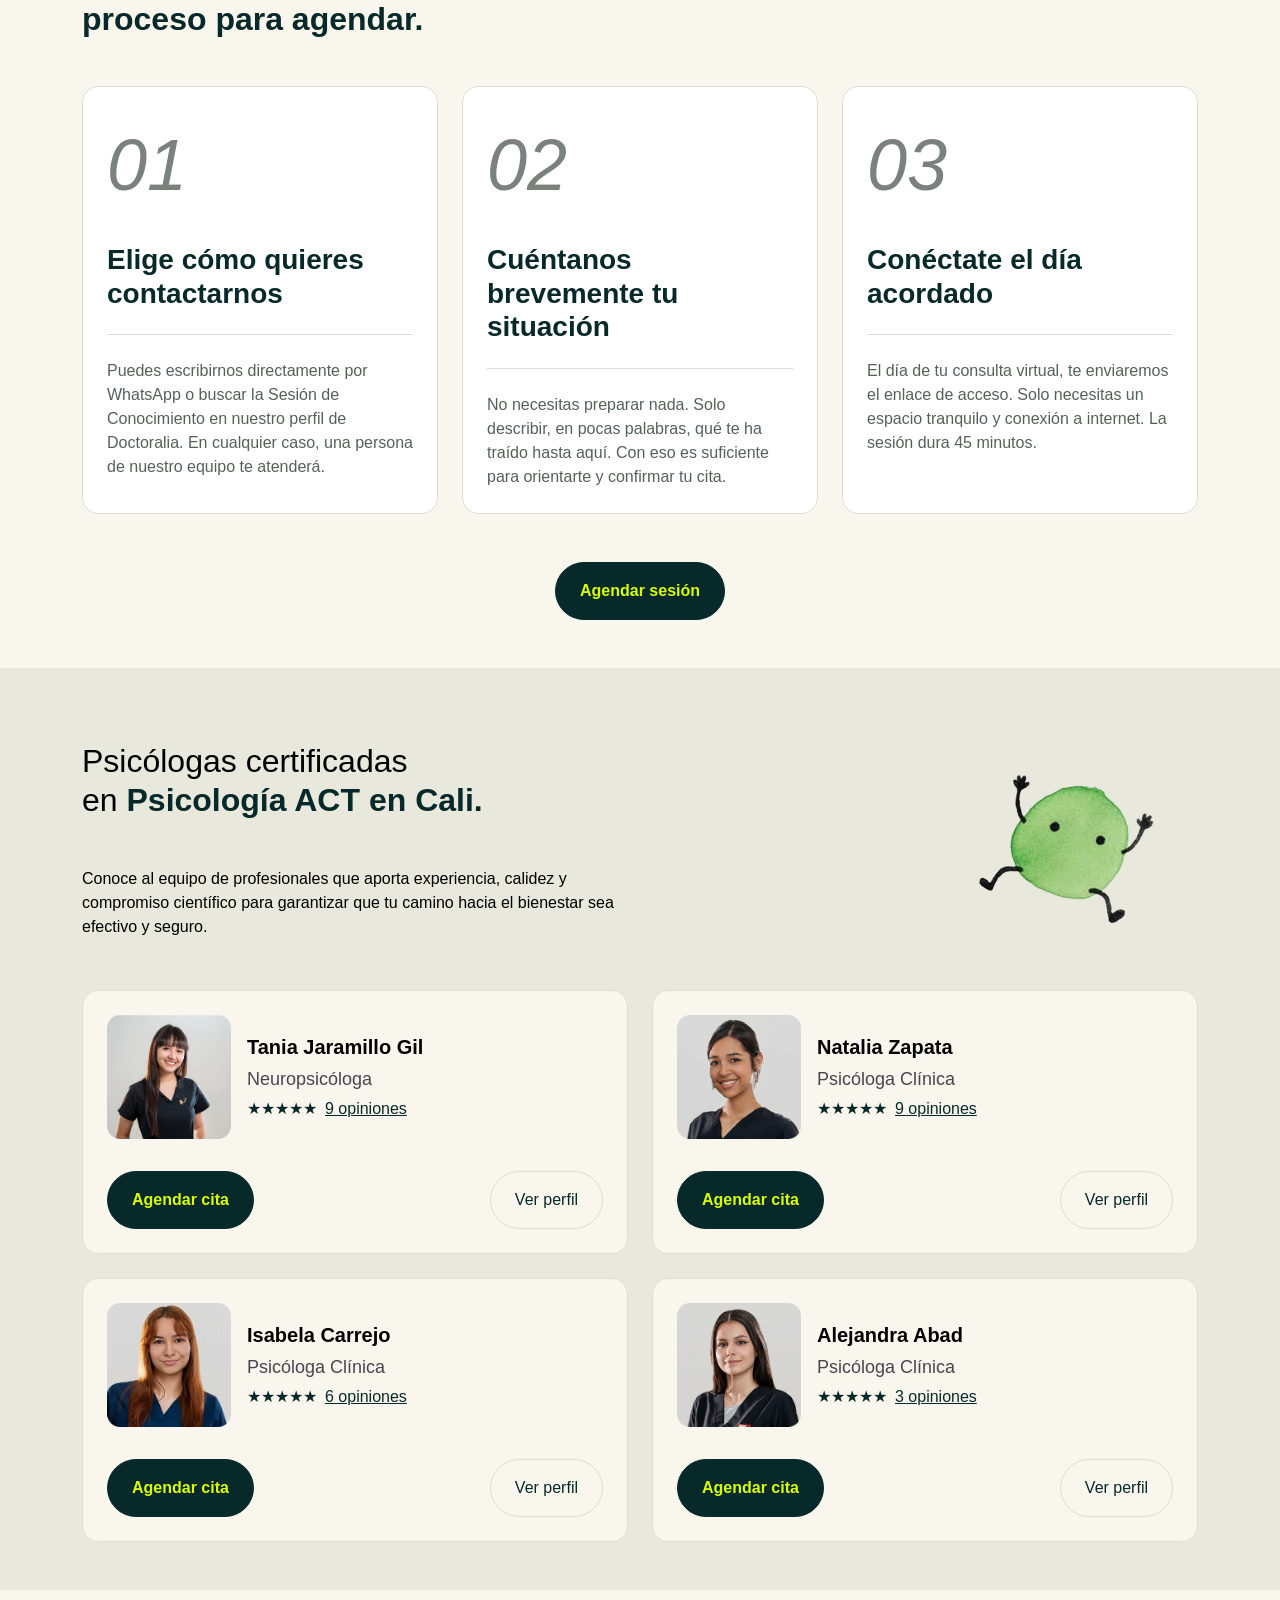
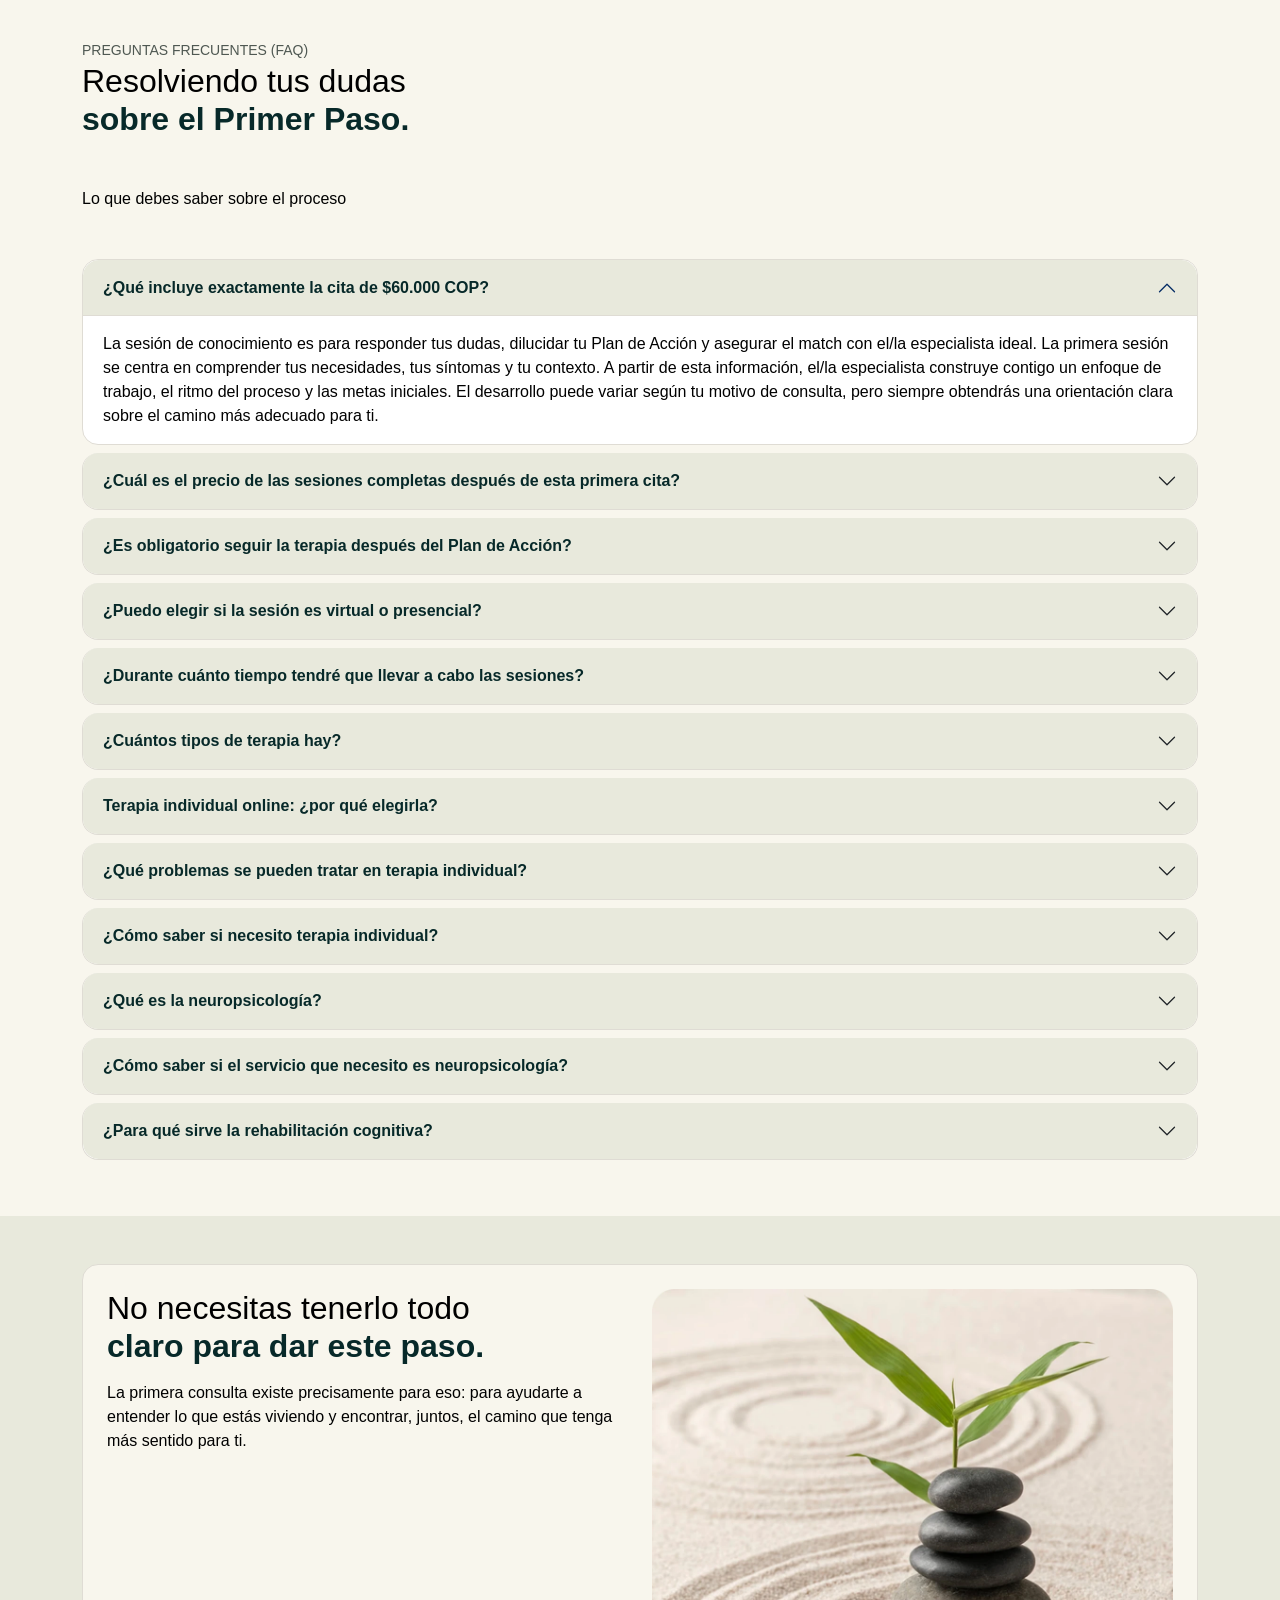
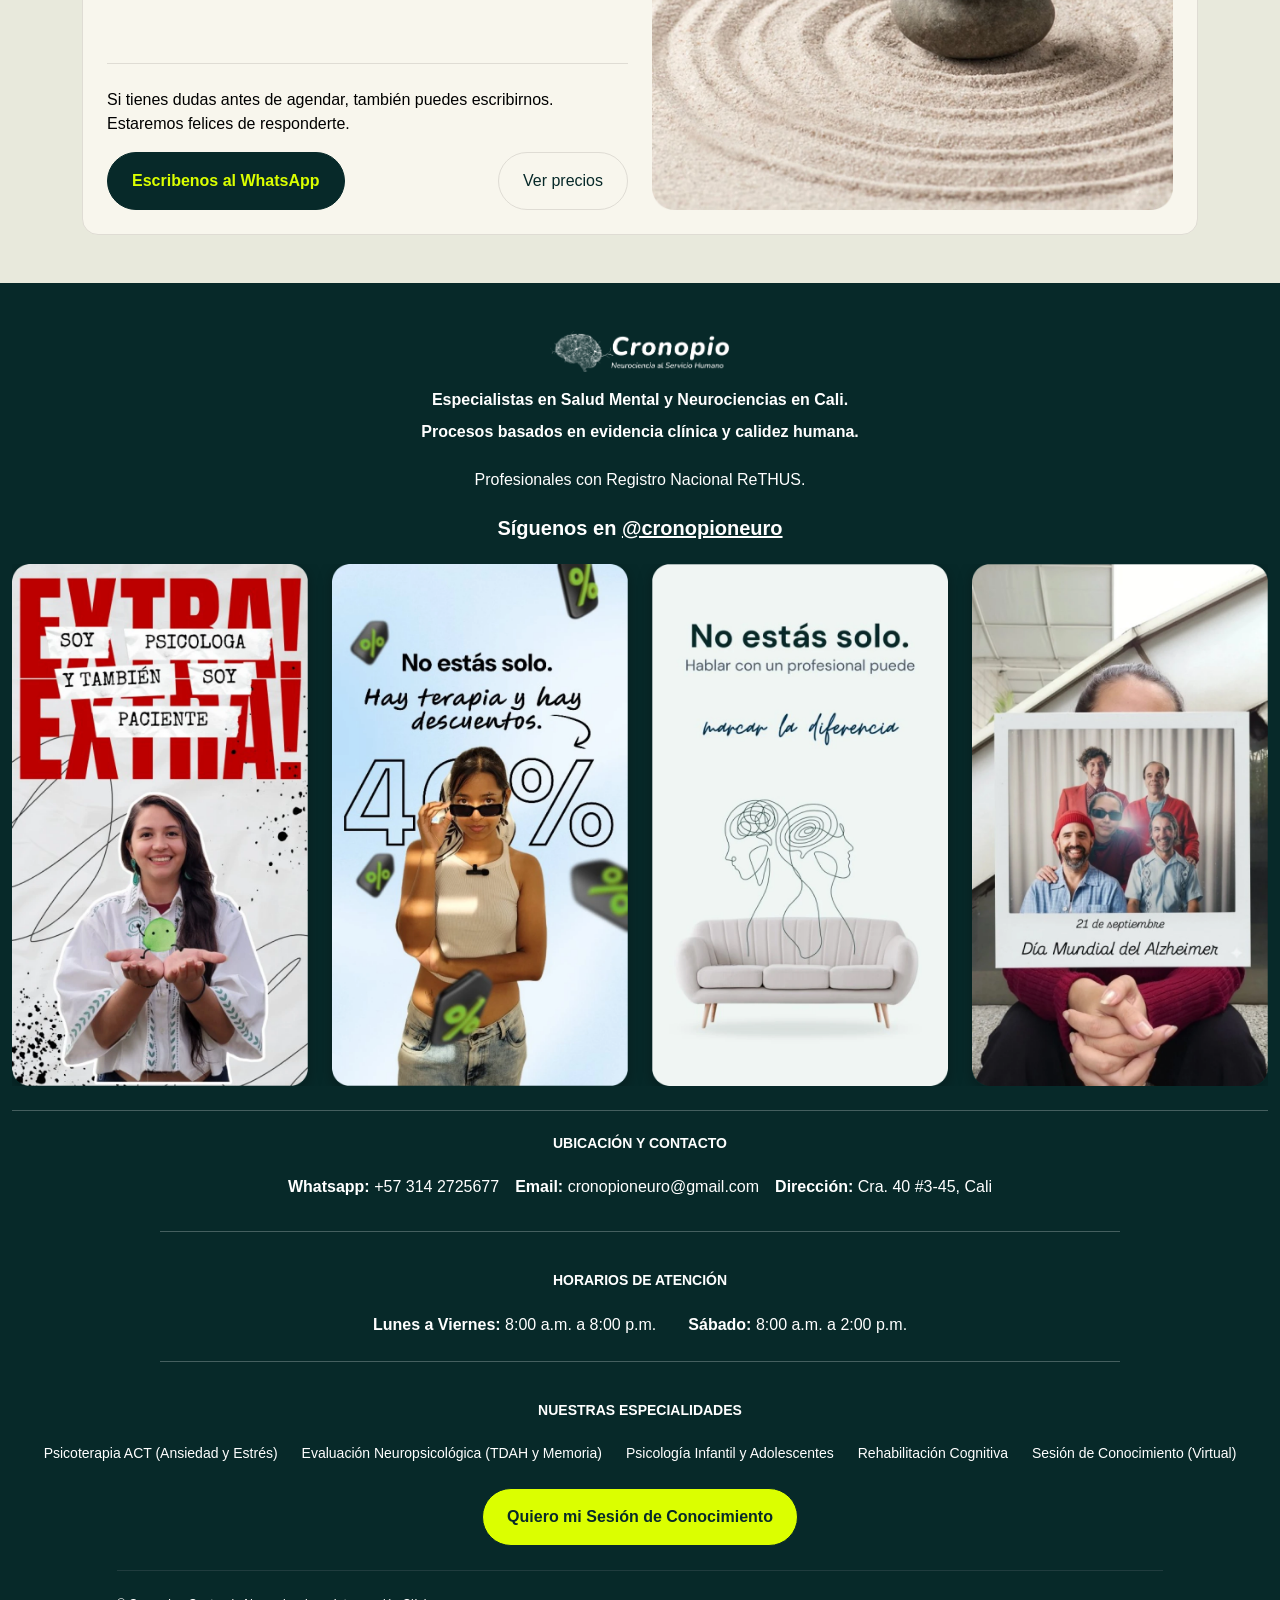
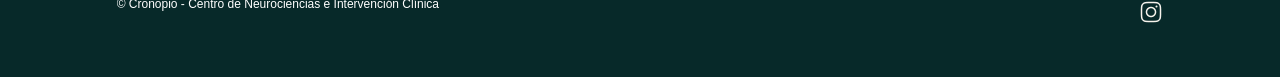
<file: sesion-conocimiento.html>
<!DOCTYPE html>
<html lang="es">

<head>
    <meta charset="UTF-8">
    <meta name="viewport" content="width=device-width, initial-scale=1.0">
    <title>Sesión de Conocimiento en Cali | Cronopio Neuro</title>
    <!-- Meta tags para SEO y compartir en redes -->
    <meta name="description"
        content="Comienza tu proceso en Cronopio con nuestra Sesión de Conocimiento en Cali. 45 minutos con una especialista para definir tu ruta clínica ideal. Tarifa preferencial de $60.000 COP. Sin compromiso de continuar.">
    <meta name="keywords"
        content="sesión de conocimiento, sesión de conocimiento en Cali, psicoterapia ACT, evaluación neuropsicológica, rehabilitación cognitiva, psicología infantil, orientación clínica, primera consulta, Cronopio Neuro">
    <meta name="author" content="Cronopio Neuro">
    <link rel="canonical" href="https://cronopioneuro.com/sesion-conocimiento.html">

    <!-- Open Graph (para WhatsApp, Facebook, etc.) -->
    <meta property="og:type" content="website">
    <meta property="og:url" content="https://cronopioneuro.com/sesion-conocimiento.html">
    <meta property="og:title" content="Sesión de Conocimiento en Cali | Cronopio Neuro">
    <meta property="og:description"
        content="Sesión de conocimiento virtual en Cali para definir tu ruta de bienestar con una especialista en 45 minutos.">
    <meta property="og:image" content="assets/img/cronopio-neuro-logo.webp">
    <meta property="og:image:width" content="1200">
    <meta property="og:image:height" content="630">
    <link rel="icon" type="image/webp" href="assets/img/cronopio-neuro-logo.webp">
    <link href="https://cdn.jsdelivr.net/npm/bootstrap@5.3.2/dist/css/bootstrap.min.css" rel="stylesheet">
    <link href="https://unpkg.com/aos@2.3.1/dist/aos.css" rel="stylesheet">
    <link rel="stylesheet" href="./assets/estilos/style.css">

    <!-- Código Schema para Sesión de Conocimiento -->
    <script type="application/ld+json">
{
  "@context": "https://schema.org",
  "@type": "MedicalWebPage",
  "name": "Sesión de Conocimiento en Cali | Cronopio Neuro",
  "url": "https://cronopioneuro.com/sesion-conocimiento.html",
  "description": "Sesión de conocimiento virtual en Cali para identificar tu ruta ideal en psicoterapia ACT, evaluación neuropsicológica, rehabilitación cognitiva o psicología infantil.",
  "mainEntity": {
    "@type": "MedicalService",
    "name": "Sesión de Conocimiento",
    "url": "https://cronopioneuro.com/sesion-conocimiento.html",
    "description": "Sesión de conocimiento virtual de 45 minutos para orientar tu ruta de bienestar y definir el servicio más adecuado en Cronopio.",
    "serviceType": "Consultation",
    "areaServed": "CO",
    "audience": {
      "@type": "Audience",
      "audienceType": "Personas que necesitan orientación clínica inicial"
    },
    "offers": [
      {
        "@type": "Offer",
        "price": "60000",
        "priceCurrency": "COP",
        "description": "Sesión de conocimiento virtual de 45 minutos"
      }
    ],
    "provider": {
      "@type": "MedicalClinic",
      "name": "Cronopio - Centro de Neurociencias e Intervención Clínica",
      "url": "https://cronopioneuro.com/",
      "telephone": "+573142725677",
      "address": {
        "@type": "PostalAddress",
        "streetAddress": "Cra. 40 #3-45",
        "addressLocality": "Cali",
        "addressRegion": "Valle del Cauca",
        "postalCode": "760001",
        "addressCountry": "CO"
      }
    }
  }
}
</script>
</head>

<body>
    <!-- Topbar Promocional -->
    <div class="top-bar text-white py-2" data-aos="fade-down" data-aos-delay="100">
        <div class="container d-flex justify-content-between align-items-center small">
            <span class="d-none d-md-inline">Cronopio · Centro de Neurociencias e Intervención Clínica</span>
            <span class="mx-auto mx-md-0 d-block d-md-none text-center">Sesión de Conocimiento <br><strong
                    class="text-lime">$60.000 COP · Modalidad virtual </strong></span>
            <span class="mx-auto mx-md-0 d-none d-md-block">Sesión de Conocimiento
                <strong class="text-lime">$60.000 COP · Modalidad virtual </strong></span>
        </div>
    </div>
    <!-- Header / Navbar -->
    <nav class="navbar navbar-expand-xl sticky-top" data-aos="fade-down" data-aos-delay="100">
        <div class="container">
            <a class="navbar-brand" href="index.html">
                <img src="assets/img/01.hero_image/logo_primary.webp" alt="Cronopio Logo" height="45">
            </a>
            <button class="navbar-toggler" type="button" data-bs-toggle="collapse" data-bs-target="#mainNav">
                <span class="navbar-toggler-icon"></span>
            </button>
            <div class="collapse navbar-collapse" id="mainNav">
                <ul class="navbar-nav mx-auto mb-2 mb-lg-0">
                    <li class="nav-item px-3 py-2 px-lg-0 py-lg-0"><a class="nav-link" href="index.html">Home</a></li>
                    <li class="nav-item dropdown px-3 py-2 px-lg-0 py-lg-0">
                        <a class="nav-link dropdown-toggle active" href="servicios.html" role="button"
                            data-bs-toggle="dropdown" aria-expanded="false">
                            Servicios
                        </a>
                        <ul class="dropdown-menu background-neutro-050 p-xl-3 rounded-4">
                            <li>
                                <a class="dropdown-item d-flex align-items-start p-xl-3 mb-3 mb-xl-0"
                                    href="cognitivo-conductual.html">
                                    <span class="number me-3 opacity-50 flex-shrink-0">01</span>
                                    <div>
                                        <h4 class="color-text-brand fs-6 mb-1">Psicología ACT / Cognitivo-Conductual
                                        </h4>
                                        <p class="d-none d-lg-block small text-secondary mb-0">Terapia te aceptación y
                                            compromiso para ansiedad, <br> depresión, dependen... </p>
                                    </div>
                                </a>
                            </li>
                            <li>
                                <a class="dropdown-item d-flex align-items-start p-xl-3 mb-3 mb-xl-0"
                                    href="psicologia-infantil.html">
                                    <span class="number me-3 opacity-50 flex-shrink-0">02</span>
                                    <div>
                                        <h4 class="color-text-brand fs-6 mb-1">Psicología Infantil</h4>
                                        <p class="d-none d-lg-block small text-secondary mb-0">Acompañamiento
                                            especializado para niños y familias.</p>
                                    </div>
                                </a>
                            </li>
                            <li>
                                <a class="dropdown-item d-flex align-items-start p-xl-3 mb-3 mb-xl-0"
                                    href="neuropsicologia.html">
                                    <span class="number me-3 opacity-50 flex-shrink-0">03</span>
                                    <div>
                                        <h4 class="color-text-brand fs-6 mb-1">Neuropsicologia</h4>
                                        <p class="d-none d-lg-block small text-secondary mb-0">Diagnostico riguroso de
                                            TDAH, TEA, Demencias, <br> Epilepsia y secuelas cog...
                                    </div>
                                </a>
                            </li>
                            <li>
                                <a class="dropdown-item d-flex align-items-start p-xl-3 mb-3 mb-xl-0"
                                    href="rehabilitacion-cognitiva.html">
                                    <span class="number me-3 opacity-50 flex-shrink-0">04</span>
                                    <div>
                                        <h4 class="color-text-brand fs-6 mb-1">Rehabilitación Cognitiva</h4>
                                        <p class="d-none d-lg-block small text-secondary mb-0">Entrenamiento de
                                            atención, memoria, lenguaje <br> y funciones ejecutivas co... </p>
                                    </div>
                                </a>
                            </li>
                            <li>
                                <a class="dropdown-item d-flex align-items-start p-xl-3 mb-3 mb-xl-0"
                                    href="sesion-conocimiento.html">
                                    <span class="number me-3 opacity-50 flex-shrink-0">05</span>
                                    <div>
                                        <h4 class="color-text-brand fs-6 mb-1">Sesión de conocimiento</h4>
                                        <p class="d-none d-lg-block small text-secondary mb-0">Primer contacto para
                                            orientar tu proceso.
                                        </p>
                                    </div>
                                </a>
                            </li>
                            <div class="divider mb-4"></div>
                            <li class="dropdown-item-wrapper px-lg-3 mb-md-0 mb-lg-3 mb-xl-2">
                                <a href="servicios.html" class="btn-link p-0 border-0 text-decoration-none">Ver todos
                                    los
                                    servicios</a>
                            </li>
                        </ul>
                    </li>
                    <li class="nav-item px-3 py-2 px-lg-0 py-lg-0"><a class="nav-link" href="quienes-somos.html">Quienes
                            somos</a></li>
                    <li class="nav-item dropdown px-3 py-2 px-lg-0 py-lg-0">
                        <a class="nav-link dropdown-toggle" href="profesionales.html" role="button"
                            data-bs-toggle="dropdown" aria-expanded="false">
                            Profesionales
                        </a>
                        <ul class="dropdown-menu background-neutro-050 p-xl-3 rounded-4">
                            <li>
                                <a class="dropdown-item d-flex align-items-start p-xl-3 mb-3 mb-xl-0"
                                    href="tania-jaramillo.html">
                                    <span class="number me-3 opacity-50 flex-shrink-0">01</span>
                                    <div>
                                        <h4 class="color-text-brand fs-6 mb-1">Tania Jaramillo
                                        </h4>
                                        <p class="d-none d-lg-block small text-secondary mb-0">Experta en evaluación
                                            neuropsicológica <br> en niños, adolescentes, adultos y adultos mayores.
                                        </p>
                                    </div>
                                </a>
                            </li>
                            <li>
                                <a class="dropdown-item d-flex align-items-start p-xl-3 mb-3 mb-xl-0"
                                    href="natalia-zapata.html">
                                    <span class="number me-3 opacity-50 flex-shrink-0">02</span>
                                    <div>
                                        <h4 class="color-text-brand fs-6 mb-1">Natalia Zapata</h4>
                                        <p class="d-none d-lg-block small text-secondary mb-0">Psicologa con énfasis en
                                            psicología clínica <br> y Terapia de Aceptación y Compromiso (ACT)
                                        </p>
                                    </div>
                                </a>
                            </li>
                            <li>
                                <a class="dropdown-item d-flex align-items-start p-xl-3 mb-3 mb-xl-0"
                                    href="isabela-carrejo.html">
                                    <span class="number me-3 opacity-50 flex-shrink-0">03</span>
                                    <div>
                                        <h4 class="color-text-brand fs-6 mb-1">Isabela Carrejo</h4>
                                        <p class="d-none d-lg-block small text-secondary mb-0">Psicóloga experta en la
                                            evaluación e intervención <br> de problemáticas en adolescentes
                                            y adultos.</p>
                                    </div>
                                </a>
                            </li>
                            <li>
                                <a class="dropdown-item d-flex align-items-start p-xl-3 mb-3 mb-xl-0"
                                    href="alejandra-abad.html">
                                    <span class="number me-3 opacity-50 flex-shrink-0">04</span>
                                    <div>
                                        <h4 class="color-text-brand fs-6 mb-1">Alejandra Abad</h4>
                                        <p class="d-none d-lg-block small text-secondary mb-0">Experta en evaluación
                                            cognitiva y terapia <br> de adultos con enfoque ACT.
                                        </p>
                                    </div>
                                </a>
                            </li>
                            <div class="divider mb-4"></div>
                            <li class="dropdown-item-wrapper px-lg-3 mb-md-0 mb-lg-3 mb-xl-2">
                                <a href="profesionales.html" class="btn-link p-0 border-0 text-decoration-none">Ver
                                    todas los
                                    profesionales</a>
                            </li>
                        </ul>
                    </li>
                    <li class="nav-item px-3 py-2 px-lg-0 py-lg-0"><a class="nav-link" href="precios.html">Precios</a>
                    </li>
                    <li class="nav-item px-3 py-2 px-lg-0 py-lg-0"><a class="nav-link" href="contacto.html">Contacto</a>
                    </li>
                </ul>
                <div class="d-flex p-3 p-lg-0">
                    <a href="https://wa.me/573142725677?text=Hola%20quiero%20agendar%20mi%20sesi%C3%B3n%20de%20conocimiento"
                        target="_blank" rel="noopener noreferrer" class="w-100 btn btn-primary">Agendar mi primera
                        sesión</a>
                </div>
            </div>
        </div>
    </nav>
    <!-- Hero Section -->
    <section
        class="hero-section pt-4 pe-0 pt-md-0 hero-degradado position-relative overflow-hidden d-flex flex-column d-md-flex flex-md-column justify-content-md-center"
        data-aos="fade-in" data-aos-delay="300">
        <img src="assets/img/09.banner-servicios/banner-sesion-conociemiento.webp"
            alt="alejandra abad psicologa en cali especialista en sesion de conocimiento para definir tu ruta de bienestar"
            class="hero-imagen-adaptativa order-last order-lg-first" loading="eager" fetchpriority="high" width="1440"
            height="500">
        <div class="container position-relative z-1">
            <div class="row align-items-md-end g-4" data-aos="fade-in" data-aos-delay="300">
                <!-- Columna Texto -->
                <div class="col-lg-6 col-xl-7">
                    <p class="text-uppercase small text-muted mb-2 ls-1">Sesión de Conocimiento en Cali
                    </p>
                    <h1 class="d-block d-xl-none color-text-primary fw-bold mb-4 main-title">Antes de comenzar,
                        <span class="color-text-brand">queremos conocerte.</span>
                    </h1>
                    <h1 class="d-none d-xl-block color-text-primary fw-bold mb-4 main-title">Antes de comenzar,
                        <span class="color-text-brand"><br>queremos conocerte.</span>
                    </h1>
                    <p class="d-block d-xl-none color-text-primary hero-description mb-4">
                        No necesitas saber exactamente qué te pasa ni qué tipo de ayuda necesitas para agendar una
                        primera consulta. En Cronopio empezamos por escuchar tu historia, entender tu situación y
                        orientarte —con calma y sin prisa— hacia el acompañamiento que tiene más sentido para ti.
                    </p>
                    <p class="d-none d-xl-block color-text-primary hero-description mb-4">
                        No necesitas saber exactamente qué te pasa ni qué tipo de ayuda necesitas para agendar <br> una
                        primera consulta. En Cronopio empezamos por escuchar tu historia, entender tu situación <br> y
                        orientarte —con calma y sin prisa— hacia el acompañamiento que tiene más sentido para ti.
                    </p>
                    <p class="color-text-primary hero-description mb-4">
                        <span class="color-text-brand fw-bold">Eso es la Sesión de Conocimiento: </span>el espacio donde
                        el proceso comienza de verdad.
                    </p>
                    <div
                        class="d-flex flex-wrap justify-content-center justify-content-md-start align-items-center gap-4 mb-4">
                        <a href="https://wa.me/573142725677?text=Hola%20quiero%20recibir%20m%C3%A1s%20informaci%C3%B3n%20sobre%20sus%20servicios"
                            target="_blank" rel="noopener noreferrer"
                            class="btn btn-secondary rounded-5 col-12 col-md-auto">Agendar mi primera sesión</a>
                        <a href="precios.html" class="col-12 col-md-auto btn-link text-decoration-none text-center">Ver
                            precios</a>
                    </div>
                </div>
                <!-- Columna Tabla de especificaciones -->
                <div class="col-lg-6 col-xl-4 offset-xl-1" data-aos="fade-up" data-aos-delay="100">
                    <div class="card border rounded-4 p-0 overflow-hidden background-neutro-050">
                        <!-- Fila 1 -->
                        <div class="d-flex justify-content-between align-items-center p-3 border-bottom">
                            <span class="small text-uppercase color-text-light" style="letter-spacing:.07em;">Duración
                                por sesión</span>
                            <span class="color-text-brand">45 minutos</span>
                        </div>
                        <!-- Fila 2 -->
                        <div class="d-flex justify-content-between align-items-center p-3 border-bottom">
                            <span class="small text-uppercase color-text-light"
                                style="letter-spacing:.07em;">Modalidad</span>
                            <span class="color-text-brand">Virtual · Cali</span>
                        </div>
                        <!-- Fila 3 -->
                        <div class="d-flex justify-content-between align-items-center p-3">
                            <span class="small text-uppercase color-text-light"
                                style="letter-spacing:.07em;">Edades</span>
                            <span class="color-text-brand">Todas las edades
                            </span>
                        </div>
                    </div>
                </div>
            </div>
        </div>
    </section>
    <!-- Sección de situaciones -->
    <section class="seccion-situaciones grid-cards py-5 background-neutro-150">
        <div class="container">
            <div class="row justify-content-center mb-5 text-center">
                <div class="col-12 col-lg-9 col-xl-8">
                    <h2 class="mb-4 color-text-primary">
                        Puede que esta primera <br>
                        <span class="fw-bold color-text-brand">consulta sea para ti si...</span>
                    </h2>
                    <p class="color-text-light fs-5">
                        No hay un perfil único de persona que llegue a Cronopio. Algunas llegan con mucha claridad sobre
                        lo que sienten; otras, con más preguntas que respuestas. Ambas son bienvenidas.
                    </p>
                    <p class="color-text-light fw-semibold mb-0 fs-5">
                        Esta primera consulta está pensada para:
                    </p>
                </div>
            </div>
            <!-- Carousel mobile -->
            <div id="carruselMobile" class="carousel slide d-block d-md-none carrusel-mobile" data-bs-ride="false"
                data-bs-interval="false">
                <div class="carousel-inner mb-4">
                    <div class="carousel-item active">
                        <div class="card situation-card p-4 h-100">
                            <span class="numero color-text-light text-uppercase">01</span>
                            <div class="divider mb-4"></div>
                            <div class="body-card">
                                <h3 class="mb-0 color-text-secondary fs-6">Personas que sienten algún malestar emocional
                                    pero no saben si lo que viven requiere atención psicológica</h3>
                            </div>
                        </div>
                    </div>
                    <div class="carousel-item">
                        <div class="card situation-card p-4 h-100">
                            <span class="numero color-text-light text-uppercase">02</span>
                            <div class="divider mb-4"></div>
                            <div class="body-card">
                                <h3 class="mb-0 color-text-secondary fs-6">Quienes han tenido experiencias previas con
                                    terapia que no funcionaron y quieren empezar de otra manera
                                </h3>
                            </div>
                        </div>
                    </div>
                    <div class="carousel-item">
                        <div class="card situation-card p-4 h-100">
                            <span class="numero color-text-light text-uppercase">03</span>
                            <div class="divider mb-4"></div>
                            <div class="body-card">
                                <h3 class="mb-0 color-text-secondary fs-6">Padres o cuidadores que notan dificultades en
                                    sus hijos y no saben a dónde acudir
                                </h3>
                            </div>
                        </div>
                    </div>
                    <div class="carousel-item">
                        <div class="card situation-card p-4 h-100">
                            <span class="numero color-text-light text-uppercase">04</span>
                            <div class="divider mb-4"></div>
                            <div class="body-card">
                                <h3 class="mb-0 color-text-secondary fs-6">Adultos que perciben cambios en su
                                    concentración, memoria o rendimiento y quieren entender qué está ocurriendo</h3>
                            </div>
                        </div>
                    </div>
                    <div class="carousel-item">
                        <div class="card situation-card p-4 h-100">
                            <span class="numero color-text-light text-uppercase">05</span>
                            <div class="divider mb-4"></div>
                            <div class="body-card">
                                <h3 class="mb-0 color-text-secondary fs-6">Cualquier persona que quiera comprender mejor
                                    su situación antes de comprometerse con un proceso</h3>
                            </div>
                        </div>
                    </div>
                </div>
                <div class="p-4">
                    <button class="carousel-control-prev" type="button" data-bs-target="#carruselMobile"
                        data-bs-slide="prev">
                        <span class="carousel-control-prev-icon" aria-hidden="true"></span>
                        <span class="visually-hidden">Anterior</span>
                    </button>
                    <button class="carousel-control-next" type="button" data-bs-target="#carruselMobile"
                        data-bs-slide="next">
                        <span class="carousel-control-next-icon" aria-hidden="true"></span>
                        <span class="visually-hidden">Siguiente</span>
                    </button>
                </div>
            </div>
            <!-- Carousel desktop -->
            <div id="carruselDesktop" class="carousel slide d-none d-md-block carrusel-desktop" data-bs-ride="false"
                data-bs-interval="false">
                <div class="carousel-inner mb-4">
                    <div class="carousel-item active">
                        <div class="row row-cols-md-2 g-4">
                            <div class="col-lg-3" data-aos="fade-up" data-aos-delay="100">
                                <div class="card situation-card p-4 h-100 w-100">
                                    <span class="numero color-text-light text-uppercase">01</span>
                                    <div class="divider mb-4"></div>
                                    <div class="body-card">
                                        <h3 class="mb-0 color-text-secondary fs-6">Personas que sienten malestar
                                            emocional pero no saben si necesitan psicología o neuropsicología</h3>
                                    </div>
                                </div>
                            </div>
                            <div class="col-lg-3" data-aos="fade-up" data-aos-delay="200">
                                <div class="card situation-card p-4 h-100 w-100">
                                    <span class="numero color-text-light text-uppercase">02</span>
                                    <div class="divider mb-4"></div>
                                    <div class="body-card">
                                        <h3 class="mb-0 color-text-secondary fs-6">Quienes han tenido malas experiencias
                                            previas con terapia y quieren empezar con confianza</h3>
                                    </div>
                                </div>
                            </div>
                            <div class="col-lg-3" data-aos="fade-up" data-aos-delay="300">
                                <div class="card situation-card p-4 h-100 w-100">
                                    <span class="numero color-text-light text-uppercase">03</span>
                                    <div class="divider mb-4"></div>
                                    <div class="body-card">
                                        <h3 class="mb-0 color-text-secondary fs-6">Padres que notan dificultades en sus
                                            hijos y no saben cuál es el servicio indicado
                                        </h3>
                                    </div>
                                </div>
                            </div>
                            <div class="col-lg-3" data-aos="fade-up" data-aos-delay="400">
                                <div class="card situation-card p-4 h-100 w-100">
                                    <span class="numero color-text-light text-uppercase">04</span>
                                    <div class="divider mb-4"></div>
                                    <div class="body-card">
                                        <h3 class="mb-0 color-text-secondary fs-6">Adultos con dificultades de atención,
                                            memoria o concentración sin diagnóstico previo</h3>
                                    </div>
                                </div>
                            </div>
                        </div>
                    </div>
                    <div class="carousel-item">
                        <div class="row row-cols-md-2 g-4">
                            <div class="col-lg-3">
                                <div class="card situation-card p-4 h-100 w-100">
                                    <span class="numero color-text-light text-uppercase">05</span>
                                    <div class="divider mb-4"></div>
                                    <div class="body-card">
                                        <h3 class="mb-0 color-text-secondary fs-6">Cualquier persona que quiera entender
                                            su situación antes de comprometerse con un proceso</h3>
                                    </div>
                                </div>
                            </div>
                        </div>
                    </div>
                </div>
                <div class="p-4">
                    <button class="carousel-control-prev" type="button" data-bs-target="#carruselDesktop"
                        data-bs-slide="prev">
                        <span class="carousel-control-prev-icon" aria-hidden="true"></span>
                        <span class="visually-hidden">Anterior</span>
                    </button>
                    <button class="carousel-control-next" type="button" data-bs-target="#carruselDesktop"
                        data-bs-slide="next">
                        <span class="carousel-control-next-icon" aria-hidden="true"></span>
                        <span class="visually-hidden">Siguiente</span>
                    </button>
                </div>
            </div>
        </div>
    </section>
    <!-- Sección de beneficios -->
    <section class="seccion-beneficios">
        <div class="container-fluid p-0">
            <div class="beneficios-wrapper d-flex flex-column flex-md-row align-items-stretch">
                <!-- ── Columna / Card izquierda: título + imagen ── -->
                <div class="card-titulo-beneficios background-neutro-050 p-3 p-md-5 col-md-6" data-aos="fade-in"
                    data-aos-delay="300">
                    <div class="col-xl-10 offset-xl-2 h-100 d-flex flex-column justify-content-md-between">
                        <h2 class="color-text-primary mb-5">
                            ¿Qué sucede durante<br>
                            <span class="fw-bold color-text-brand">los 45 minutos?</span>
                        </h2>
                        <!-- Imagen mascota -->
                        <img src="assets/img/06.beneficios/Mascota-Cronopio.webp"
                            alt="Mascota Cronopio recostada en diván" class="imagen-mascota-beneficios">
                    </div>
                </div>
                <!-- ── Columna / Lista de 4 cards derecha ── -->
                <div class="beneficios-lista col-md-6">
                    <div class="card-beneficio background-neutro-050 p-3 p-md-4" data-aos="fade-up"
                        data-aos-delay="100">
                        <div class="col-xl-8">
                            <span class="numero small color-text-light text-uppercase">Beneficios</span>
                            <div class="card-body mt-5">
                                <h3 class="fw-bold mb-4 color-text-brand">Escucha</h3>
                                <div class="divider mb-4"></div>
                                <p class="color-text">lo que te ha traído hasta aquí, sin juzgar ni apurar</p>
                            </div>
                        </div>
                    </div>
                    <div class="card-beneficio background-neutro-050 p-3 p-md-4" data-aos="fade-up"
                        data-aos-delay="100">
                        <div class="col-xl-8">
                            <span class="numero small color-text-light text-uppercase">Beneficios</span>
                            <div class="card-body mt-5">
                                <h3 class="fw-bold mb-4 color-text-brand">Recoge</h3>
                                <div class="divider mb-4"></div>
                                <p class="color-text">información sobre tu historia, tu contexto y lo que estás viviendo
                                </p>
                            </div>
                        </div>
                    </div>
                    <div class="card-beneficio background-neutro-050 p-3 p-md-4" data-aos="fade-up"
                        data-aos-delay="100">
                        <div class="col-xl-8">
                            <span class="numero small color-text-light text-uppercase">Beneficios</span>
                            <div class="card-body mt-5">
                                <h3 class="fw-bold mb-4 color-text-brand">Responde</h3>
                                <div class="divider mb-4"></div>
                                <p class="color-text">las preguntas que tengas sobre el proceso, los enfoques o el
                                    equipo</p>
                            </div>
                        </div>
                    </div>
                    <div class="card-beneficio background-neutro-050 p-3 p-md-4" data-aos="fade-up"
                        data-aos-delay="100">
                        <div class="col-xl-8">
                            <span class="numero small color-text-light text-uppercase">Beneficios</span>
                            <div class="card-body mt-5">
                                <h3 class="fw-bold mb-4 color-text-brand">Te orienta</h3>
                                <div class="divider mb-4"></div>
                                <p class="color-text"> sobre el tipo de acompañamiento que, a su criterio clínico, tiene
                                    más sentido para tu situación</p>
                            </div>
                        </div>
                    </div>
                </div>
            </div>
        </div>
    </section>
    <!-- Sección de testimonios -->
    <section class="seccion-testimonios grid-cards py-5">
        <div class="container">
            <h2 class="mb-5 d-block d-md-none">
                Lo que cuentan quienes han
                <strong class="color-text-brand">vivido su proceso con nosotras.</strong>
            </h2>
            <h2 class="mb-5 d-none d-md-block">
                Lo que cuentan quienes han<br>
                <strong class="color-text-brand">vivido su proceso con nosotras.</strong>
            </h2>
            <div id="carruselTestimonios" class="carousel slide carrusel-testimonios" data-bs-touch="false">
                <div class="carousel-inner">
                    <!-- Slide 1 -->
                    <div class="carousel-item active">
                        <div class="row g-3">
                            <!-- Primera tarjeta: visible en todos los tamaños -->
                            <div class="col-12 col-md-6">
                                <div class="card h-100 background-neutro-050 p-3 p-md-4">
                                    <div class="body-card">
                                        <h3 class="fs-6 fw-bold color-text-brand">Juan G.</h3>
                                        <p class="mb-3">Buenas formas de hacerse entender, más aún con personas que no
                                            manejan nada del tema o del vocabulario psicológico. Flexibilidad en los
                                            horarios.
                                        </p>
                                        <div class="divider mb-3"></div>
                                        <p class="meta-reseña color-text mb-0">9 de septiembre de 2025 • Dra. Alejandra
                                            Abad
                                            • Consulta en línea</p>
                                    </div>
                                </div>
                            </div>
                            <!-- Segunda tarjeta: solo visible en tablet+ -->
                            <div class="col-md-6 d-none d-md-block">
                                <div class="card h-100 background-neutro-050 p-3">
                                    <div class="body-card">
                                        <h3 class="fs-6 fw-bold color-text-brand">Daniel A.</h3>
                                        <p class="mb-3">Explicación amplia y detallada de los procesos, se expresa de
                                            manera
                                            profesional ante los procedimientos a realizarse además de tener empatía en
                                            los
                                            distintos puntos que se abordan en relación a la historia de vida del
                                            paciente.
                                        </p>
                                        <div class="divider mb-3"></div>
                                        <p class="meta-reseña color-text mb-0">31 de enero de 2026 • Dra. Tania
                                            Jaramillo •
                                            Evaluación neuropsicológica (5 sesiones)</p>
                                    </div>
                                </div>
                            </div>
                        </div>
                    </div>
                    <!-- Slide 2: repetir misma estructura con nuevas reseñas -->
                    <div class="carousel-item">
                        <div class="row g-3">
                            <!-- ...más tarjetas -->
                            <div class="col-12 col-md-6">
                                <div class="card h-100 background-neutro-050 p-3 p-md-4">
                                    <div class="body-card">
                                        <h3 class="fs-6 fw-bold color-text-brand">Marcos M.</h3>
                                        <p class="mb-3">Excelente psicóloga, mantiene escucha activa durante la consulta
                                            y
                                            promueve un espacio adecuado para la terapia
                                        </p>
                                        <div class="divider mb-3"></div>
                                        <p class="meta-reseña color-text mb-0">6 de diciembre de 2025 • Dra. Isabela
                                            Carrejo • Evaluación psicológica</p>
                                    </div>
                                </div>
                            </div>
                            <!-- Segunda tarjeta: solo visible en tablet+ -->
                            <div class="col-md-6 d-none d-md-block ">
                                <div class="card h-100 background-neutro-050 p-3">
                                    <div class="body-card">
                                        <h3 class="fs-6 fw-bold color-text-brand">Luis Eduardo</h3>
                                        <p class="mb-3">Es muy humana, pero jamás deja de ser técnica y precisa en sus
                                            palabras, hace sentir segura la terapia y te deja ser sin incomodidad</p>
                                        <div class="divider mb-3"></div>
                                        <p class="meta-reseña color-text mb-0">13 de abril de 2026 · Dra. Natalia Zapata
                                            Posso · Evaluación psicológica</p>
                                    </div>
                                </div>
                            </div>
                        </div>
                    </div>
                    <!-- Slide 3: repetir misma estructura con nuevas reseñas -->
                    <div class="carousel-item">
                        <div class="row g-3">
                            <!-- ...más tarjetas -->
                            <div class="col-12 col-md-6">
                                <div class="card h-100 background-neutro-050 p-3 p-md-4">
                                    <div class="body-card">
                                        <h3 class="fs-6 fw-bold color-text-brand">Natalia C.</h3>
                                        <p class="mb-3">Es sencillamente magnífica, tiene un aura tan bonita, es atenta
                                            y detallada, su consultorio genera esa paz, me sentí tan a gusto con ella,
                                            se tomó el espacio para escucharme y aunque pasamos la hora de la consulta
                                            eso
                                            no la detuvo, siguió atenta y ayudándome en mi proceso, será un proceso
                                            largo pero
                                            que definitivamente quiero seguir con ella, verdaderamente es muy difícil
                                            conectar con un médico psicólogo, por muchas razones, pero ella es
                                            maravillosa, no duden en agendas su cita con ella, no puedo esperar a ver
                                            cómo me ayuda en
                                            mi proceso, se que ella me ayudará en este gran cambio para mi vida, Gracias
                                            Doc, estoy infinitamente agradecida contigo, y espero se tu paciente por
                                            muchísimo
                                            tiempo.
                                        </p>
                                        <div class="divider mb-3"></div>
                                        <p class="meta-reseña color-text mb-0">6 de diciembre de 2025 • Dra. Natalia
                                            Zapata • Evaluación psicológica</p>
                                    </div>
                                </div>
                            </div>
                            <!-- Segunda tarjeta: solo visible en tablet+ -->
                            <div class="col-md-6 d-none d-md-block ">
                                <div class="card h-100 background-neutro-050 p-3 p-md-4">
                                    <div class="body-card">
                                        <h3 class="fs-6 fw-bold color-text-brand">Lina R.</h3>
                                        <p class="mb-3">Gracias Doctora Isabela, sé que es el inicio de un proceso pero
                                            que llegaremos al éxito. Gracias por escucharme
                                        </p>
                                        <div class="divider mb-3"></div>
                                        <p class="meta-reseña color-text mb-0">8 de abril de 2026 • Dra. Isabela
                                            Carrejo • Evaluación psicológica</p>
                                    </div>
                                </div>
                            </div>
                        </div>
                    </div>
                    <!-- Slide 4: repetir misma estructura con nuevas reseñas -->
                    <div class="carousel-item">
                        <div class="row g-3">
                            <!-- ...más tarjetas -->
                            <div class="col-12 col-md-6">
                                <div class="card h-100 background-neutro-050 p-3 p-md-4">
                                    <div class="body-card">
                                        <h3 class="fs-6 fw-bold color-text-brand">Leonardo Z.</h3>
                                        <p class="mb-3">Una excelente sesión, se nota la experiencia en el campo, su
                                            empatía
                                            con el paciente y una muy buena educación, totalmente recomendada
                                        </p>
                                        <div class="divider mb-3"></div>
                                        <p class="meta-reseña color-text mb-0">21 de febrero de 2026 • Dra. Tania
                                            Jaramillo
                                            • Evaluación neuropsicológica (5 sesiones) </p>
                                    </div>
                                </div>
                            </div>
                            <!-- Segunda tarjeta: solo visible en tablet+ -->
                            <div class="col-md-6 d-none d-md-block ">
                                <div class="card h-100 background-neutro-050 p-3 p-md-4">
                                    <div class="body-card">
                                        <h3 class="fs-6 fw-bold color-text-brand">Belcy</h3>
                                        <p class="mb-3">La comodidad y confianza que la profesional brinda para poder
                                            identificar y tratar lo mas relevante. </p>
                                        <div class="divider mb-3"></div>
                                        <p class="meta-reseña color-text mb-0">2 de septiembre de 2025 · Dra. Alejandra
                                            Abad
                                            · Consulta en línea</p>
                                    </div>
                                </div>
                            </div>
                        </div>
                    </div>
                </div>
                <button class="carousel-control-prev" type="button" data-bs-target="#carruselTestimonios"
                    data-bs-slide="prev">
                    <span class="carousel-control-prev-icon" aria-hidden="true"></span>
                    <span class="visually-hidden">Anterior</span>
                </button>
                <button class="carousel-control-next" type="button" data-bs-target="#carruselTestimonios"
                    data-bs-slide="next">
                    <span class="carousel-control-next-icon" aria-hidden="true"></span>
                    <span class="visually-hidden">Siguiente</span>
                </button>
            </div>
        </div>
    </section>
    <!-- Sección pasos -->
    <section class="seccion-pasos grid-cards py-5">
        <div class="container">
            <h2 class="mb-5 d-block d-md-none" data-aos="fade-in" data-aos-delay="300">
                Así de sencillo es el
                <strong class="color-text-brand">proceso para agendar.</strong>
            </h2>
            <h2 class="mb-5 d-none d-md-block" data-aos="fade-in" data-aos-delay="300">
                Así de sencillo es el <br>
                <strong class="color-text-brand">proceso para agendar.</strong>
            </h2>
            <div class="row g-4">
                <div class="col-12 col-lg-4" data-aos="fade-up" data-aos-delay="100">
                    <div class="card background-neutro-050 p-4 h-100">
                        <span class="numero color-text-light opacity-75">01</span>
                        <div class="body-card">
                            <h3 class="mb-4 fw-bold color-text-brand">Elige cómo quieres contactarnos</h3>
                            <div class="divider mb-4"></div>
                            <p class="mb-0 color-text">Puedes escribirnos directamente por WhatsApp o buscar la Sesión
                                de Conocimiento en nuestro perfil de Doctoralia. En cualquier caso, una persona de
                                nuestro equipo te atenderá.</p>
                        </div>
                    </div>
                </div>
                <div class="col-12 col-lg-4" data-aos="fade-up" data-aos-delay="200">
                    <div class="card background-neutro-050 p-4 h-100">
                        <span class="numero color-text-light opacity-75">02</span>
                        <div class="body-card">
                            <h3 class="mb-4 fw-bold color-text-brand">Cuéntanos brevemente tu situación</h3>
                            <div class="divider mb-4"></div>
                            <p class="mb-0 color-text">No necesitas preparar nada. Solo describir, en pocas palabras,
                                qué te ha traído hasta aquí. Con eso es suficiente para orientarte y confirmar tu cita.
                            </p>
                        </div>
                    </div>
                </div>
                <div class="col-12 col-lg-4" data-aos="fade-up" data-aos-delay="300">
                    <div class="card background-neutro-050 p-4 h-100">
                        <span class="numero color-text-light opacity-75">03</span>
                        <div class="body-card">
                            <h3 class="mb-4 fw-bold color-text-brand">Conéctate el día acordado</h3>
                            <div class="divider mb-4"></div>
                            <p class="color-text">El día de tu consulta virtual, te enviaremos el enlace de acceso. Solo
                                necesitas un espacio tranquilo y conexión a internet. La sesión dura 45 minutos.</p>
                        </div>
                    </div>
                </div>
            </div>
            <!-- CTA -->
            <div class="d-flex justify-content-center mt-5">
                <a href="https://wa.me/573142725677?text=Hola%20quiero%20recibir%20m%C3%A1s%20informaci%C3%B3n%20sobre%20sus%20servicios"
                    target="_blank" rel="noopener noreferrer" class="btn btn-primary rounded-5">Agendar sesión</a>
            </div>
        </div>
    </section>
    <!-- Sección equipo -->
    <section class="seccion-equipo grid-cards py-5 background-neutro-150">
        <div class="container">
            <!-- Párrafo + mascota: fila desktop, columna mobile (párrafo primero) -->
            <div class="row align-items-center mb-5">
                <div class="col-12 col-md-6">
                    <h2 class="mb-5 d-block d-md-none" data-aos="fade-in" data-aos-delay="300">
                        Psicólogas certificadas en
                        <strong class="color-text-brand">Psicología ACT en Cali.</strong>
                    </h2>
                    <h2 class="mb-5 d-none d-md-block" data-aos="fade-in" data-aos-delay="300">
                        Psicólogas certificadas <br> en
                        <strong class="color-text-brand">Psicología ACT en Cali.</strong>
                    </h2>
                    <p class="mb-0">
                        Conoce al equipo de profesionales que aporta experiencia, calidez y compromiso científico para
                        garantizar que tu camino hacia el bienestar sea efectivo y seguro.
                    </p>
                </div>
                <div class="col-12 col-md-6 d-flex justify-content-md-end justify-content-start mt-3 mt-md-0"
                    data-aos="fade-down" data-aos-delay="300">
                    <img src="assets/img/03.equipo/mascota-cronopio.webp" alt="Mascota Cronopio" class="imagen-mascota"
                        style="width:250px;height:250px;object-fit:contain;">
                </div>
            </div>
            <div class="row g-4">
                <!-- Tania -->
                <div class="col-12 col-md-6 mt-xl-0" data-aos="fade-down" data-aos-delay="100">
                    <div class="card card-profesional p-4 p-md-3 p-lg-4 h-100 background-neutro-100">
                        <div class="d-flex flex-column flex-xl-row align-items-center gap-3 mb-4">
                            <img src="assets/img/03.equipo/tania-jaramillo.webp" alt="Tania Jaramillo Gil">
                            <div>
                                <p class="nombre-profesional mb-1 text-center text-xl-start">Tania Jaramillo Gil</p>
                                <p class="especialidad-profesional color-text-secondary mb-1 text-center text-xl-start">
                                    Neuropsicóloga</p>
                                <div class="d-flex align-items-center gap-1 flex-wrap">
                                    <span class="estrellas me-1 color-text-brand">★★★★★</span>
                                    <button type="button" class="btn btn-link fw-normal p-0 border-0"
                                        data-bs-toggle="modal" data-bs-target="#modalTestimoniosTania">
                                        9 opiniones
                                    </button>
                                </div>
                            </div>
                        </div>
                        <div
                            class="d-flex flex-md-column flex-xl-row align-items-center justify-content-between mt-auto pt-2 mt-xl-0">
                            <a href="https://wa.me/573142725677?text=Hola%20quiero%20agendar%20mi%20sesi%C3%B3n%20de%20conocimiento%20con%20Tania"
                                target="_blank" rel="noopener noreferrer"
                                class="btn btn-primary text-on-brand col-md-12 col-xl-auto mb-md-3 mb-xl-0"
                                aria-label="Contactar por WhatsApp" title="Contactar por WhatsApp">
                                Agendar cita</a>
                            <a href="tania-jaramillo.html"
                                class="btn-link text-decoration-none col-md-12 col-xl-auto text-center">Ver
                                perfil</a>
                        </div>
                    </div>
                </div>
                <!-- Natalia -->
                <div class="col-12 col-md-6 mt-xl-0" data-aos="fade-down" data-aos-delay="100">
                    <div class="card card-profesional p-4 p-md-3 p-lg-4 h-100 background-neutro-100">
                        <div class="d-flex flex-column flex-xl-row align-items-center gap-3 mb-4">
                            <img src="assets/img/03.equipo/natalia-zapata.webp" alt="Natalia Zapata">
                            <div>
                                <p class="nombre-profesional mb-1 text-center text-xl-start">Natalia Zapata</p>
                                <p class="especialidad-profesional color-text-secondary mb-1 text-center text-xl-start">
                                    Psicóloga Clínica</p>
                                <div class="d-flex align-items-center gap-1 flex-wrap">
                                    <span class="estrellas me-1 color-text-brand">★★★★★</span>
                                    <button type="button" class="btn btn-link p-0 border-0 fw-normal"
                                        data-bs-toggle="modal" data-bs-target="#modalTestimoniosNatalia">
                                        9 opiniones
                                    </button>
                                </div>
                            </div>
                        </div>
                        <div
                            class="d-flex flex-md-column flex-xl-row align-items-center justify-content-between mt-auto pt-2 mt-xl-0">
                            <a href="https://wa.me/573142725677?text=Hola%20quiero%20agendar%20mi%20sesi%C3%B3n%20de%20conocimiento%20con%20Natalia"
                                target="_blank" rel="noopener noreferrer"
                                class="btn btn-primary text-on-brand col-md-12 col-xl-auto mb-md-3 mb-xl-0"
                                aria-label="Contactar por WhatsApp" title="Contactar por WhatsApp">
                                Agendar cita</a>
                            <a href="natalia-zapata.html"
                                class="btn-link text-decoration-none col-md-12 col-xl-auto text-center">Ver perfil</a>
                        </div>
                    </div>
                </div>
                <!-- Isabela -->
                <div class="col-12 col-md-6" data-aos="fade-up" data-aos-delay="200">
                    <div class="card card-profesional p-4 p-md-3 p-lg-4 h-100 background-neutro-100">
                        <div class="d-flex flex-column flex-xl-row align-items-center gap-3 mb-4">
                            <img src="assets/img/03.equipo/isabela-carrejo.webp" alt="Isabela Carrejo">
                            <div>
                                <p class="nombre-profesional mb-1 text-center text-xl-start">Isabela Carrejo</p>
                                <p class="especialidad-profesional color-text-secondary mb-1 text-center text-xl-start">
                                    Psicóloga Clínica</p>
                                <div class="d-flex align-items-center gap-1 flex-wrap">
                                    <span class="estrellas me-1 color-text-brand">★★★★★</span>
                                    <button type="button" class="btn btn-link p-0 border-0 fw-normal"
                                        data-bs-toggle="modal" data-bs-target="#modalTestimoniosIsabela">
                                        6 opiniones
                                    </button>
                                </div>
                            </div>
                        </div>
                        <div
                            class="d-flex flex-md-column flex-xl-row align-items-center justify-content-between mt-auto pt-2 mt-xl-0">
                            <a href="https://wa.me/573142725677?text=Hola%20quiero%20agendar%20mi%20sesi%C3%B3n%20de%20conocimiento%20con%20Isabela"
                                target="_blank" rel="noopener noreferrer"
                                class="btn btn-primary text-on-brand col-md-12 col-xl-auto mb-md-3 mb-xl-0"
                                aria-label="Contactar por WhatsApp" title="Contactar por WhatsApp">
                                Agendar cita</a>
                            <a href="isabela-carrejo.html"
                                class="btn-link text-decoration-none col-md-12 col-xl-auto text-center">Ver perfil</a>
                        </div>
                    </div>
                </div>
                <!-- Alejandra -->
                <div class="col-12 col-md-6" data-aos="fade-up" data-aos-delay="300">
                    <div class="card card-profesional p-4 p-md-3 p-lg-4 h-100 background-neutro-100">
                        <div class="d-flex flex-column flex-xl-row align-items-center gap-3 mb-4">
                            <img src="assets/img/03.equipo/alejandra-abad.webp" alt="Alejandra Abad">
                            <div>
                                <p class="nombre-profesional mb-1 text-center text-xl-start">Alejandra Abad</p>
                                <p class="especialidad-profesional color-text-secondary mb-1 text-center text-xl-start">
                                    Psicóloga Clínica</p>
                                <div class="d-flex align-items-center gap-1 flex-wrap">
                                    <span class="estrellas me-1 color-text-brand">★★★★★</span>
                                    <button type="button" class="btn btn-link p-0 border-0 fw-normal"
                                        data-bs-toggle="modal" data-bs-target="#modalTestimoniosAlejandra">
                                        3 opiniones
                                    </button>
                                </div>
                            </div>
                        </div>
                        <div
                            class="d-flex flex-md-column flex-xl-row align-items-center justify-content-between mt-auto pt-2 mt-xl-0">
                            <a href="https://wa.me/573142725677?text=Hola%20quiero%20agendar%20mi%20sesi%C3%B3n%20de%20conocimiento%20con%20Alejandra"
                                target="_blank" rel="noopener noreferrer"
                                class="btn btn-primary text-on-brand col-md-12 col-xl-auto mb-md-3 mb-xl-0"
                                aria-label="Contactar por WhatsApp" title="Contactar por WhatsApp">
                                Agendar cita</a>
                            <a href="alejandra-abad.html"
                                class="btn-link text-decoration-none col-md-12 col-xl-auto text-center">Ver perfil</a>
                        </div>
                    </div>
                </div>
            </div>
        </div>
        </div>
    </section>
    <!-- Modal testimonios Tania -->
    <div class="modal fade" id="modalTestimoniosTania" data-bs-backdrop="static" data-bs-keyboard="false" tabindex="-1"
        aria-labelledby="modalTestimoniosTaniaLabel" aria-hidden="true">
        <div class="modal-dialog modal-dialog-centered modal-dialog-scrollable">
            <div class="modal-content">
                <div class="modal-header">
                    <h1 class="modal-title fs-5" id="modalTestimoniosTaniaLabel">9 Opiniones</h1>
                    <button type="button" class="btn-close" data-bs-dismiss="modal" aria-label="Close"></button>
                </div>
                <div class="modal-body">
                    <div class="tarjeta-testimonio">
                        <div class="body-card">
                            <h3 class="fs-6 mb-4 fw-bold color-text-brand">Viviana</h3>
                            <p class="mb-3">Excelente y recomendada
                                Muy profesional y muy atenta</p>
                            <div class="divider mb-3"></div>
                            <p class="meta-reseña color-text">7 de mayo de 2026
                                • Cronopio centro de neurociencias e intervención clínica • Consulta por psicología</p>
                        </div>
                    </div>
                    <div class="tarjeta-testimonio">
                        <div class="body-card">
                            <h3 class="fs-6 mb-4 fw-bold color-text-brand">Maria Daniela</h3>
                            <p class="mb-3">Una profesional muy dedicada y humana. Explica con claridad y fomenta un
                                espacio muy cómodo en consulta. Gracias Dra.</p>
                            <div class="divider mb-3"></div>
                            <p class="meta-reseña color-text">12 de marzo de 2026
                                • Cronopio centro de neurociencias e intervención clínica • Neuropsicología</p>
                        </div>
                    </div>
                    <div class="tarjeta-testimonio">
                        <div class="body-card">
                            <h3 class="fs-6 mb-4 fw-bold color-text-brand">Carlos C.</h3>
                            <p class="mb-3">Para mi proceso estoy experimentando profesionalismo en las citas</p>
                            <div class="divider mb-3"></div>
                            <p class="meta-reseña color-text">7 de marzo de 2026
                                • Cronopio centro de neurociencias e intervención clínica • Neuropsicología
                            </p>
                        </div>
                    </div>
                    <div class="tarjeta-testimonio">
                        <div class="body-card">
                            <h3 class="fs-6 mb-4 fw-bold color-text-brand">Leonardo Z.</h3>
                            <p class="mb-3">Una excelente sesión, se nota la experiencia en el campo, su empatía con el
                                paciente y una muy buena educación, totalmente recomendada</p>
                            <div class="divider mb-3"></div>
                            <p class="meta-reseña color-text">21 de febrero de 2026
                                • Cronopio centro de neurociencias e intervención clínica • Evaluación neuropsicológica
                                (5 sesiones)
                            </p>
                        </div>
                    </div>
                    <div class="tarjeta-testimonio">
                        <div class="body-card">
                            <h3 class="fs-6 mb-4 fw-bold color-text-brand">Daniel A.</h3>
                            <p class="mb-3">Explicación amplia y detallada de los procesos, se expresa de manera
                                profesional ante los procedimientos a realizarse además de tener empatía en los
                                distintos puntos que se abordan en relación a la historia de vida del paciente.</p>
                            <div class="divider mb-3"></div>
                            <p class="meta-reseña color-text">31 de enero de 2026
                                • Cronopio centro de neurociencias e intervención clínica • Evaluación neuropsicológica
                                (5 sesiones)
                            </p>
                        </div>
                    </div>
                    <div class="tarjeta-testimonio">
                        <div class="body-card">
                            <h3 class="fs-6 mb-4 fw-bold color-text-brand">HO.</h3>
                            <p class="mb-3">La Dra. fue muy amable y clara, se nota su dedicación e hizo sentir cómodo.
                            </p>
                            <div class="divider mb-3"></div>
                            <p class="meta-reseña color-text">22 de enero de 2026
                                • Cronopio centro de neurociencias e intervención clínica • Evaluación neuropsicológica
                                (5 sesiones)
                            </p>
                        </div>
                    </div>
                    <div class="tarjeta-testimonio">
                        <div class="body-card">
                            <h3 class="fs-6 mb-4 fw-bold color-text-brand">Brenda C.</h3>
                            <p class="mb-3">Súper. Me sentí cómoda y con mucha confianza. Sentí que estaba en el lugar
                                que era. Y que necesitaba
                            </p>
                            <div class="divider mb-3"></div>
                            <p class="meta-reseña color-text">7 de enero de 2026
                                • Cronopio centro de neurociencias e intervención clínica • Evaluación psicológica
                            </p>
                        </div>
                    </div>
                    <div class="tarjeta-testimonio">
                        <div class="body-card">
                            <h3 class="fs-6 mb-4 fw-bold color-text-brand">M.M</h3>
                            <p class="mb-3">Las citas siempre son excelentes, me siento muy cómoda y escuchada, para mi
                                eso es muy importante en mi proceso, no tengo opinión negativa hacia nada, la doctora
                                Tania ha sido muy buena conmigo, organizando y detallando mi proceso en las citas.
                            </p>
                            <div class="divider mb-3"></div>
                            <p class="meta-reseña color-text">18 de diciembre de 2025
                                • Cronopio centro de neurociencias e intervención clínica • Psicoterapia Individual
                            </p>
                        </div>
                    </div>
                </div>
                <div class="modal-footer">
                    <button type="button" class="btn btn-secondary" data-bs-dismiss="modal">Cerrar</button>
                </div>
            </div>
        </div>
    </div>
    <!-- Modal testimonios Natalia -->
    <div class="modal fade" id="modalTestimoniosNatalia" data-bs-backdrop="static" data-bs-keyboard="false"
        tabindex="-1" aria-labelledby="modalTestimoniosNataliaLabel" aria-hidden="true">
        <div class="modal-dialog modal-dialog-centered modal-dialog-scrollable">
            <div class="modal-content">
                <div class="modal-header">
                    <h1 class="modal-title fs-5" id="modalTestimoniosNataliaLabel">9 Opiniones</h1>
                    <button type="button" class="btn-close" data-bs-dismiss="modal" aria-label="Close"></button>
                </div>
                <div class="modal-body">
                    <div class="tarjeta-testimonio">
                        <div class="body-card">
                            <h3 class="fs-6 mb-4 fw-bold color-text-brand">Maria E.</h3>
                            <p class="mb-3">La Dra tiene un aura muy linda , fue muy gentil y explicó a detallado lo que
                                me está sucediendo. Se nota que realiza su profesión con mucha pasión</p>
                            <div class="divider mb-3"></div>
                            <p class="meta-reseña color-text">7 de mayo de 2026
                                • Cronopio centro de neurociencias e intervención clínica • Consulta por psicología</p>
                        </div>
                    </div>
                    <div class="tarjeta-testimonio">
                        <div class="body-card">
                            <h3 class="fs-6 mb-4 fw-bold color-text-brand">Luis Eduardo</h3>
                            <p class="mb-3">Es muy humana, pero jamás deja de ser técnica y precisa en sus palabras,
                                hace sentir segura la terapia y te deja ser sin incomodidad</p>
                            <div class="divider mb-3"></div>
                            <p class="meta-reseña color-text">13 de abril de 2026
                                • Cronopio centro de neurociencias e intervención clínica • Evaluación psicológica
                            </p>
                        </div>
                    </div>
                    <div class="tarjeta-testimonio">
                        <div class="body-card">
                            <h3 class="fs-6 mb-4 fw-bold color-text-brand">AV</h3>
                            <p class="mb-3">Excelente consulta. Gracias a la doctora por atenderme.</p>
                            <div class="divider mb-3"></div>
                            <p class="meta-reseña color-text">26 de marzo de 2026
                                • Cronopio centro de neurociencias e intervención clínica • Consulta por psicología
                            </p>
                        </div>
                    </div>
                    <div class="tarjeta-testimonio">
                        <div class="body-card">
                            <h3 class="fs-6 mb-4 fw-bold color-text-brand">Camila</h3>
                            <p class="mb-3">Muy buena la atención muy entregada en lo que hace.</p>
                            <div class="divider mb-3"></div>
                            <p class="meta-reseña color-text">19 de febrero de 2026
                                • Cronopio centro de neurociencias e intervención clínica • Evaluación psicológica
                            </p>
                        </div>
                    </div>
                    <div class="tarjeta-testimonio">
                        <div class="body-card">
                            <h3 class="fs-6 mb-4 fw-bold color-text-brand">avv</h3>
                            <p class="mb-3">Fue muy clara en la primera consulta , explica bien las cosas y genera
                                seguridad .</p>
                            <div class="divider mb-3"></div>
                            <p class="meta-reseña color-text">27 de enero de 2026
                                • Cronopio centro de neurociencias e intervención clínica • Consulta por psicología
                            </p>
                        </div>
                    </div>
                    <div class="tarjeta-testimonio">
                        <div class="body-card">
                            <h3 class="fs-6 mb-4 fw-bold color-text-brand">Natalia C.</h3>
                            <p class="mb-3">Es sencillamente magnífica, tiene un aura tan bonita, es atenta y detallada,
                                su consultorio genera esa paz, me sentí tan a gusto con ella, se tomó el espacio para
                                escucharme y aunque pasamos la hora de la consulta eso no la detuvo, siguió atenta y
                                ayudándome en mi proceso, será un proceso largo pero que definitivamente quiero seguir
                                con ella, verdaderamente es muy difícil conectar con un médico psicólogo, por muchas
                                razones, pero ella es maravillosa, no duden en agendas su cita con ella, no puedo
                                esperar a ver cómo me ayuda en mi proceso, se que ella me ayudará en este gran cambio
                                para mi vida, Gracias Doc, estoy infinitamente agradecida contigo, y espero se tu
                                paciente por muchísimo tiempo.
                            </p>
                            <div class="divider mb-3"></div>
                            <p class="meta-reseña color-text">22 de diciembre de 2025
                                • Cronopio centro de neurociencias e intervención clínica • Evaluación psicológica
                            </p>
                        </div>
                    </div>
                    <div class="tarjeta-testimonio">
                        <div class="body-card">
                            <h3 class="fs-6 mb-4 fw-bold color-text-brand">Favian O.</h3>
                            <p class="mb-3">Todo fue excelente, por ahora muy buena oportunidad.
                            </p>
                            <div class="divider mb-3"></div>
                            <p class="meta-reseña color-text">15 de diciembre de 2025
                                • Cronopio centro de neurociencias e intervención clínica • Psicoterapia de pareja
                            </p>
                        </div>
                    </div>
                    <div class="tarjeta-testimonio">
                        <div class="body-card">
                            <h3 class="fs-6 mb-4 fw-bold color-text-brand">Laura G.</h3>
                            <p class="mb-3">Cada sesión es una curita para el alma y el corazón, gracias!
                            </p>
                            <div class="divider mb-3"></div>
                            <p class="meta-reseña color-text">15 de diciembre de 2025
                                • Cronopio centro de neurociencias e intervención clínica • Psicoterapia de pareja
                            </p>
                        </div>
                    </div>
                    <div class="tarjeta-testimonio">
                        <div class="body-card">
                            <h3 class="fs-6 mb-4 fw-bold color-text-brand">Natalia V.</h3>
                            <p class="mb-3">Se pone en la situación cuando si fuera para ella misma, escucha y me
                                impulsa a seguir en terapia
                            </p>
                            <div class="divider mb-3"></div>
                            <p class="meta-reseña color-text">28 de noviembre de 2025
                                • Cronopio centro de neurociencias e intervención clínica • Evaluación psicológica
                            </p>
                        </div>
                    </div>
                </div>
                <div class="modal-footer">
                    <button type="button" class="btn btn-secondary" data-bs-dismiss="modal">Cerrar</button>
                </div>
            </div>
        </div>
    </div>
    <!-- Modal testimonios Isabela -->
    <div class="modal fade" id="modalTestimoniosIsabela" data-bs-backdrop="static" data-bs-keyboard="false"
        tabindex="-1" aria-labelledby="modalTestimoniosIsabelaLabel" aria-hidden="true">
        <div class="modal-dialog modal-dialog-centered modal-dialog-scrollable">
            <div class="modal-content">
                <div class="modal-header">
                    <h1 class="modal-title fs-5" id="modalTestimoniosIsabelaLabel">6 Opiniones</h1>
                    <button type="button" class="btn-close" data-bs-dismiss="modal" aria-label="Close"></button>
                </div>
                <div class="modal-body">
                    <div class="tarjeta-testimonio">
                        <div class="body-card">
                            <h3 class="fs-6 mb-4 fw-bold color-text-brand">Lina R.</h3>
                            <p class="mb-3">Gracias Doctora Isabela, sé que es el inicio de un proceso pero que
                                llegaremos al éxito. Gracias por escucharme.</p>
                            <div class="divider mb-3"></div>
                            <p class="meta-reseña color-text">8 de abril de 2026 • Consulta en línea</p>
                        </div>
                    </div>
                    <div class="tarjeta-testimonio">
                        <div class="body-card">
                            <h3 class="fs-6 mb-4 fw-bold color-text-brand">Luz Mary M.</h3>
                            <p class="mb-3">Fue de gran ayuda en mi triste situación, me siento mejor por apoyarme en
                                como enfrentar mi duelo. Me enseñó a realizar una mejor respiración.</p>
                            <div class="divider mb-3"></div>
                            <p class="meta-reseña color-text">4 de febrero de 2026 • Consulta por psicología
                            </p>
                        </div>
                    </div>
                    <div class="tarjeta-testimonio">
                        <div class="body-card">
                            <h3 class="fs-6 mb-4 fw-bold color-text-brand">W f</h3>
                            <p class="mb-3">Me gustó la dedicación de la profesional dispuesto a asister a una próxima
                                cita</p>
                            <div class="divider mb-3"></div>
                            <p class="meta-reseña color-text">9 de febrero de 2026 • Consulta por psicología
                            </p>
                        </div>
                    </div>
                    <div class="tarjeta-testimonio">
                        <div class="body-card">
                            <h3 class="fs-6 mb-4 fw-bold color-text-brand">Emily</h3>
                            <p class="mb-3">Genera confianza y es muy atenta. Me sentí escuchada</p>
                            <div class="divider mb-3"></div>
                            <p class="meta-reseña color-text">6 de enero de 2026 • Consulta por psicología
                            </p>
                        </div>
                    </div>
                    <div class="tarjeta-testimonio">
                        <div class="body-card">
                            <h3 class="fs-6 mb-4 fw-bold color-text-brand">William</h3>
                            <p class="mb-3">Muy bien manejado el espacio, explicaciones y comentarios muy acertados.</p>
                            <div class="divider mb-3"></div>
                            <p class="meta-reseña color-text">9 de diciembre de 2025 • Consulta por psicología
                            </p>
                        </div>
                    </div>
                    <div class="tarjeta-testimonio">
                        <div class="body-card">
                            <h3 class="fs-6 mb-4 fw-bold color-text-brand">M.M.</h3>
                            <p class="mb-3">Excelente psicóloga, mantiene escucha activa durante la consulta y promueve
                                un espacio adecuado para la terapia
                            </p>
                            <div class="divider mb-3"></div>
                            <p class="meta-reseña color-text">6 de diciembre de 2025 • Evaluación psicológica
                            </p>
                        </div>
                    </div>
                </div>
                <div class="modal-footer">
                    <button type="button" class="btn btn-secondary" data-bs-dismiss="modal">Cerrar</button>
                </div>
            </div>
        </div>
    </div>
    <!-- Modal testimonios Alejandra -->
    <div class="modal fade" id="modalTestimoniosAlejandra" data-bs-backdrop="static" data-bs-keyboard="false"
        tabindex="-1" aria-labelledby="modalTestimoniosAlejandraLabel" aria-hidden="true">
        <div class="modal-dialog modal-dialog-centered modal-dialog-scrollable">
            <div class="modal-content">
                <div class="modal-header">
                    <h1 class="modal-title fs-5" id="modalTestimoniosAlejandraLabel">3 Opiniones</h1>
                    <button type="button" class="btn-close" data-bs-dismiss="modal" aria-label="Close"></button>
                </div>
                <div class="modal-body">
                    <div class="tarjeta-testimonio">
                        <div class="body-card">
                            <h3 class="fs-6 mb-4 fw-bold color-text-brand">Daniel N.</h3>
                            <p class="mb-3">Es muy buena psicología, la verdad muy empática, considero que ayuda a
                                valorarse a uno mismo y construirse.
                            </p>
                            <div class="divider mb-3"></div>
                            <p class="meta-reseña color-text">12 de mayo de 2026 • Consulta por psicología
                            </p>
                        </div>
                    </div>
                    <div class="tarjeta-testimonio">
                        <div class="body-card">
                            <h3 class="fs-6 mb-4 fw-bold color-text-brand">Juan G.</h3>
                            <p class="mb-3">Buenas formas de hacerse entender, más aún con personas que no manejan nada
                                del tema o del vocabulario psicológico. Flexibilidad en los horarios.
                            </p>
                            <div class="divider mb-3"></div>
                            <p class="meta-reseña color-text">9 de septiembre de 2025 • Consulta en línea</p>
                        </div>
                    </div>
                    <div class="tarjeta-testimonio">
                        <div class="body-card">
                            <h3 class="fs-6 mb-4 fw-bold color-text-brand">Belcy.</h3>
                            <p class="mb-3">La comodidad y confianza que la profesional brinda para poder identificar y
                                tratar lo mas relevante. </p>
                            <div class="divider mb-3"></div>
                            <p class="meta-reseña color-text">2 de septiembre de 2025 • Consulta por psicología
                            </p>
                        </div>
                    </div>
                </div>
                <div class="modal-footer">
                    <button type="button" class="btn btn-secondary" data-bs-dismiss="modal">Cerrar</button>
                </div>
            </div>
        </div>
    </div>
    <!-- Sección de FAQ -->
    <section class="seccion-faq py-5">
        <div class="container">
            <div class="row justify-content-center">
                <div class="col-12 col-xxl-8">
                    <span class="text-uppercase small text-muted mb-2 ls-1">Preguntas Frecuentes (FAQ)</span>
                    <h2 class="mb-5">
                        Resolviendo tus dudas <br>
                        <strong class="color-text-brand">sobre el Primer Paso.</strong>
                    </h2>
                    <p class="paragraph text-center text-lg-start mb-5">
                        Lo que debes saber sobre el proceso
                    </p>
                    <div class="accordion" id="accordionExample">
                        <div class="accordion-item">
                            <h2 class="accordion-header">
                                <button class="accordion-button" type="button" data-bs-toggle="collapse"
                                    data-bs-target="#collapseOne" aria-expanded="true" aria-controls="collapseOne">
                                    ¿Qué incluye exactamente la cita de $60.000 COP?
                                </button>
                            </h2>
                            <div id="collapseOne" class="accordion-collapse collapse show"
                                data-bs-parent="#accordionExample">
                                <div class="accordion-body">
                                    La sesión de conocimiento es para responder tus dudas, dilucidar tu Plan de Acción y
                                    asegurar el match con el/la especialista ideal.

                                    La primera sesión se centra en comprender tus necesidades, tus síntomas y tu
                                    contexto. A partir de esta información, el/la especialista construye contigo un
                                    enfoque de trabajo, el ritmo del proceso y las metas iniciales. El desarrollo puede
                                    variar según tu motivo de consulta, pero siempre obtendrás una orientación clara
                                    sobre el camino más adecuado para ti.
                                </div>
                            </div>
                        </div>
                        <div class="accordion-item">
                            <h2 class="accordion-header">
                                <button class="accordion-button collapsed" type="button" data-bs-toggle="collapse"
                                    data-bs-target="#collapseTwo" aria-expanded="false" aria-controls="collapseTwo">
                                    ¿Cuál es el precio de las sesiones completas después de esta primera cita?
                                </button>
                            </h2>
                            <div id="collapseTwo" class="accordion-collapse collapse"
                                data-bs-parent="#accordionExample">
                                <div class="accordion-body">
                                    Las sesiones de terapia cuestan <strong>$110.000 COP virtual / $130.000 COP
                                        presencial</strong>. Para
                                    más detalles <a href="https://www.doctoralia.co/z/75h8YR" target="_blank">click
                                        aqui</a>.
                                </div>
                            </div>
                        </div>
                        <div class="accordion-item">
                            <h2 class="accordion-header">
                                <button class="accordion-button collapsed" type="button" data-bs-toggle="collapse"
                                    data-bs-target="#collapseThree" aria-expanded="false" aria-controls="collapseThree">
                                    ¿Es obligatorio seguir la terapia después del Plan de Acción?
                                </button>
                            </h2>
                            <div id="collapseThree" class="accordion-collapse collapse"
                                data-bs-parent="#accordionExample">
                                <div class="accordion-body">
                                    <strong>No.</strong> El Plan de Acción te da total libertad. Con él obtienes
                                    claridad sobre tus
                                    próximos pasos y puedes decidir continuar o no según tus necesidades.
                                </div>
                            </div>
                        </div>
                        <div class="accordion-item">
                            <h2 class="accordion-header">
                                <button class="accordion-button collapsed" type="button" data-bs-toggle="collapse"
                                    data-bs-target="#collapseFour" aria-expanded="false" aria-controls="collapseFour">
                                    ¿Puedo elegir si la sesión es virtual o presencial?
                                </button>
                            </h2>
                            <div id="collapseFour" class="accordion-collapse collapse"
                                data-bs-parent="#accordionExample">
                                <div class="accordion-body">
                                    <strong>Sí.</strong> La mayoría de nuestros servicios son flexibles en modalidad
                                    virtual o
                                    presencial. La única excepción es la Evaluación Neuropsicológica completa, que
                                    requiere asistencia presencial.<br>
                                    <strong>Nota:</strong> La sesión de conocimiento solo es virtual.
                                </div>
                            </div>
                        </div>
                        <div class="accordion-item">
                            <h2 class="accordion-header">
                                <button class="accordion-button collapsed" type="button" data-bs-toggle="collapse"
                                    data-bs-target="#collapseFive" aria-expanded="false" aria-controls="collapseFive">
                                    ¿Durante cuánto tiempo tendré que llevar a cabo las sesiones?
                                </button>
                            </h2>
                            <div id="collapseFive" class="accordion-collapse collapse"
                                data-bs-parent="#accordionExample">
                                <div class="accordion-body">
                                    La duración del proceso es completamente personalizada. Tú y tu especialista
                                    definirán el ritmo y el tiempo necesario según tu avance, tus metas y tus
                                    necesidades clínicas. Cada proceso es único.
                                </div>
                            </div>
                        </div>
                        <div class="accordion-item">
                            <h2 class="accordion-header">
                                <button class="accordion-button collapsed" type="button" data-bs-toggle="collapse"
                                    data-bs-target="#collapseSix" aria-expanded="false" aria-controls="collapseSix">
                                    ¿Cuántos tipos de terapia hay?
                                </button>
                            </h2>
                            <div id="collapseSix" class="accordion-collapse collapse"
                                data-bs-parent="#accordionExample">
                                <div class="accordion-body">
                                    En Cronopio ofrecemos: Terapia individual (virtual y presencial), Terapia de pareja,
                                    Acompañamiento psicológico especializado por trastorno o necesidad específica,
                                    Intervención psicológica breve basada en evidencia. Además, contamos con servicios
                                    neuropsicológicos como evaluación y rehabilitación cognitiva. Para
                                    más detalles <a href="https://www.doctoralia.co/z/75h8YR" target="_blank">click
                                        aqui</a>.
                                </div>
                            </div>
                        </div>
                        <div class="accordion-item">
                            <h2 class="accordion-header">
                                <button class="accordion-button collapsed" type="button" data-bs-toggle="collapse"
                                    data-bs-target="#collapseSeven" aria-expanded="false" aria-controls="collapseSeven">
                                    Terapia individual online: ¿por qué elegirla?
                                </button>
                            </h2>
                            <div id="collapseSeven" class="accordion-collapse collapse"
                                data-bs-parent="#accordionExample">
                                <div class="accordion-body">
                                    Te permite acceder desde cualquier lugar con la misma eficacia que la modalidad
                                    presencial. Mantiene continuidad incluso con agendas ocupadas. Conserva la
                                    estructura clínica y el acompañamiento profesional completo. Es ideal si buscas
                                    comodidad, privacidad y flexibilidad.
                                </div>
                            </div>
                        </div>
                        <div class="accordion-item">
                            <h2 class="accordion-header">
                                <button class="accordion-button collapsed" type="button" data-bs-toggle="collapse"
                                    data-bs-target="#collapseEight" aria-expanded="false" aria-controls="collapseEight">
                                    ¿Qué problemas se pueden tratar en terapia individual?
                                </button>
                            </h2>
                            <div id="collapseEight" class="accordion-collapse collapse"
                                data-bs-parent="#accordionExample">
                                <div class="accordion-body">
                                    La terapia individual es un espacio seguro para abordar: Trastornos de ansiedad,
                                    Depresión, Estrés y agotamiento emocional, Fobias, Baja autoestima e
                                    inseguridades,Trastornos de la conducta alimentaria, Trastorno obsesivo-compulsivo
                                    (TOC), Traumas psicológicos y estrés postraumático, Dependencia emocional, Sensación
                                    de vacío y apatía, Dificultades familiares o de pareja y… cualquier situación que
                                    afecte tu bienestar emocional o tu funcionamiento diario.
                                </div>
                            </div>
                        </div>
                        <div class="accordion-item">
                            <h2 class="accordion-header">
                                <button class="accordion-button collapsed" type="button" data-bs-toggle="collapse"
                                    data-bs-target="#collapseNine" aria-expanded="false" aria-controls="collapseNine">
                                    ¿Cómo saber si necesito terapia individual?
                                </button>
                            </h2>
                            <div id="collapseNine" class="accordion-collapse collapse"
                                data-bs-parent="#accordionExample">
                                <div class="accordion-body">
                                    La terapia es útil tanto para trabajar dificultades emocionales como para quienes
                                    buscan crecimiento personal. Si sientes malestar, dudas sobre tus emociones, cambios
                                    en tu funcionamiento, o simplemente quieres entenderte mejor, la terapia puede
                                    ayudarte. Asistir no es un signo de debilidad sino de autocuidado —no necesitas
                                    esperar a tocar fondo.
                                </div>
                            </div>
                        </div>
                        <div class="accordion-item">
                            <h2 class="accordion-header">
                                <button class="accordion-button collapsed" type="button" data-bs-toggle="collapse"
                                    data-bs-target="#collapseTen" aria-expanded="false" aria-controls="collapseTen">
                                    ¿Qué es la neuropsicología?
                                </button>
                            </h2>
                            <div id="collapseTen" class="accordion-collapse collapse"
                                data-bs-parent="#accordionExample">
                                <div class="accordion-body">
                                    La neuropsicología es una disciplina que estudia la relación entre el cerebro y la
                                    conducta. Evalúa cómo funciones como la atención, memoria, lenguaje, planificación,
                                    velocidad de procesamiento y regulación emocional que se ven afectadas por diversas
                                    condiciones neurológicas, psicológicas o del desarrollo.
                                </div>
                            </div>
                        </div>
                        <div class="accordion-item">
                            <h2 class="accordion-header">
                                <button class="accordion-button collapsed" type="button" data-bs-toggle="collapse"
                                    data-bs-target="#collapseEleven" aria-expanded="false"
                                    aria-controls="collapseEleven">
                                    ¿Cómo saber si el servicio que necesito es neuropsicología?
                                </button>
                            </h2>
                            <div id="collapseEleven" class="accordion-collapse collapse"
                                data-bs-parent="#accordionExample">
                                <div class="accordion-body">
                                    La neuropsicología es adecuada si presentas:
                                    <ul>
                                        <li>Dificultades de atención, memoria o concentración</li>
                                        <li>Baja velocidad de procesamiento</li>
                                        <li>Sospecha de TDAH, dislexia, trastornos del aprendizaje u otros desafíos
                                            cognitivos</li>
                                        <li>Secuelas de trauma craneoencefálico o eventos neurológicos</li>
                                        <li>Cambios en tu rendimiento laboral o académico.</li>
                                        <li>Sensación de “niebla mental” o confusión cognitiva.</li>
                                        <li>Requerimiento de informe clínico o valoración formal.</li>
                                    </ul> <br>
                                    <strong>Nota:</strong>Si no estás segura/o, nuestra Sesión de Conocimiento te ayuda
                                    a determinar
                                    el camino adecuado.
                                </div>
                            </div>
                        </div>
                        <div class="accordion-item">
                            <h2 class="accordion-header">
                                <button class="accordion-button collapsed" type="button" data-bs-toggle="collapse"
                                    data-bs-target="#collapseTwelve" aria-expanded="false"
                                    aria-controls="collapseTwelve">
                                    ¿Para qué sirve la rehabilitación cognitiva?
                                </button>
                            </h2>
                            <div id="collapseTwelve" class="accordion-collapse collapse"
                                data-bs-parent="#accordionExample">
                                <div class="accordion-body">
                                    La rehabilitación cognitiva fortalece y entrena funciones como atención, memoria,
                                    lenguaje, control ejecutivo y regulación emocional. Sirve para:
                                    <ul>
                                        <li>Recuperar o mejorar funciones afectadas</li>
                                        <li>Optimizar el rendimiento académico, laboral o cotidiano</li>
                                        <li>Reducir la confusión cognitiva o la fatiga mental</li>
                                        <li>Aprender estrategias compensatorias y hábitos cerebrales saludables</li>
                                        <li>Acompañar condiciones como TDAH, ansiedad, depresión, trastornos del
                                            aprendizaje o lesiones neurológicas</li>
                                    </ul>
                                </div>
                            </div>
                        </div>
                    </div>
                </div>
            </div>
        </div>
    </section>
    <!-- Sección de llamada a la acción -->
    <section class="seccion-cta py-5 background-neutro-150">
        <div class="container">
            <div class="card p-3 p-md-4 background-neutro-100">
                <div class="row g-4 align-items-stretch">
                    <!-- ── Columna izquierda ── -->
                    <div class="col-12 col-md-6 cta-left d-flex flex-column justify-content-md-between">
                        <div class="card-title mb-5">
                            <h2 class="mb-3">
                                No necesitas tenerlo todo <br>
                                <strong class="color-text-brand">claro para dar este paso.</strong>
                            </h2>
                            <p class="cta-subtext">
                                La primera consulta existe precisamente para eso: para ayudarte a entender lo que estás
                                viviendo y encontrar, juntos, el camino que tenga más sentido para ti.
                            </p>
                        </div>
                        <div class="body-card">
                            <div class="divider mb-4"></div>
                            <p class="cta-subtext">
                                Si tienes dudas antes de agendar, también puedes escribirnos. Estaremos felices de
                                responderte.
                            </p>
                            <div
                                class="d-flex flex-column align-items-center align-items-md-start align-items-lg-center flex-lg-row justify-content-lg-between">
                                <a href="https://wa.me/573142725677?text=Hola%20quiero%20solicitar%20orientaci%C3%B3n%20sobre%20sus%20servicios"
                                    target="_blank" rel="noopener noreferrer"
                                    class="btn btn-primary text-on-brand mb-3 mb-lg-0 col-12 col-lg-auto text-center"
                                    aria-label="Contactar por WhatsApp" title="Contactar por WhatsApp">
                                    Escribenos al WhatsApp</a>
                                <a href="precios.html"
                                    class="btn-link text-decoration-none col-12 col-lg-auto text-center">Ver
                                    precios</a>
                            </div>
                        </div>
                    </div>
                    <!-- ── Columna derecha ── -->
                    <div class="col-12 col-md-6 cta-right mt-4">
                        <img src="assets/img/04.cta/zen-stones.webp"
                            alt="Piedras zen apiladas sobre arena con patrones circulares y una planta verde"
                            class="cta-img w-100">
                    </div>
                </div>
            </div>
    </section>
    <!-- Footer -->
    <footer class="footer-cronopio py-5 text-white">
        <div class="container-fluid text-center">
            <div class="mb-4">
                <img src="assets/img/05.footer/logo-white.webp" alt="Cronopio Logo" class="footer-logo mb-3">
                <p class="mb-2 fw-bold">Especialistas en Salud Mental y Neurociencias en Cali.</p>
                <p class="mb-4 fw-bold">Procesos basados en evidencia clínica y calidez humana.</p>
                <p class="mb-0">Profesionales con Registro Nacional ReTHUS.</p>
            </div>
            <div class="mb-4">
                <h5 class="fw-bold">Síguenos en <a
                        href="https://www.instagram.com/cronopioneuro?utm_source=ig_web_button_share_sheet&igsh=ZDNlZDc0MzIxNw=="
                        target="_blank" rel="nofollow" class="text-white">@cronopioneuro</a></h5>
            </div>
            <div class="instagram-scroll-container">
                <a href="https://www.instagram.com/reel/DRS7HNnjm2C/?utm_source=ig_web_copy_link&igsh=MzRlODBiNWFlZA=="
                    target="_blank" class="instagram-item">
                    <img src="assets/img/05.footer/post_1.webp" alt="Post Instagram" class="img-fluid rounded-4">
                </a>
                <a href="https://www.instagram.com/reel/DMtX_YdRsn8/?utm_source=ig_web_copy_link&igsh=MzRlODBiNWFlZA=="
                    target="_blank" class="instagram-item">
                    <img src="assets/img/05.footer/post_2.webp" alt="Post Instagram" class="img-fluid rounded-4">
                </a>
                <a href="https://www.instagram.com/reel/DRx6iWPjoj9/?utm_source=ig_web_copy_link&igsh=MzRlODBiNWFlZA=="
                    target="_blank" class="instagram-item">
                    <img src="assets/img/05.footer/post_3.webp" alt="Post Instagram" class="img-fluid rounded-4">
                </a>
                <a href="https://www.instagram.com/reel/DO3t_0kDtvt/?utm_source=ig_web_copy_link&igsh=MzRlODBiNWFlZA=="
                    target="_blank" class="instagram-item">
                    <img src="assets/img/05.footer/post_4.webp" alt="Post Instagram" class="img-fluid rounded-4">
                </a>
            </div>
            <hr class="opacity-25 my-4">
            <div class="row flex-column align-items-center g-4">
                <div class="col-12">
                    <h6 class="text-uppercase small fw-bold mb-4">Ubicación y contacto</h6>
                    <ul class="d-flex flex-column flex-md-row justify-content-md-center list-unstyled mb-0 mt-2">
                        <li class="mb-2"><strong>Whatsapp:</strong> +57 314 2725677</li>
                        <li class="mx-md-3 mb-2"><strong>Email:</strong> cronopioneuro@gmail.com</li>
                        <li><strong>Dirección:</strong> Cra. 40 #3-45, Cali</li>
                    </ul>
                </div>
                <hr class="w-75 opacity-25">
                <div class="col-12">
                    <h6 class="text-uppercase small fw-bold mb-4">Horarios de atención</h6>
                    <ul class="d-flex flex-column flex-md-row justify-content-md-center list-unstyled mb-0 mt-2">
                        <li class="me-md-3"><strong>Lunes a Viernes:</strong> 8:00 a.m. a 8:00 p.m.</li>
                        <li class="ms-md-3"><strong>Sábado:</strong> 8:00 a.m. a 2:00 p.m.</li>
                    </ul>
                </div>
                <hr class="w-75 opacity-25">
                <div class="col-12">
                    <h6 class="text-uppercase small fw-bold mb-4">Nuestras Especialidades</h6>
                    <div class="d-flex flex-wrap justify-content-center gap-2 gap-lg-4 mt-2 px-3">
                        <span class="small"><a href="cognitivo-conductual.html"
                                class="especialidad text-decoration-none">Psicoterapia ACT (Ansiedad y
                                Estrés)</a></span>
                        <span class="small"><a href="neuropsicologia.html"
                                class="especialidad text-decoration-none">Evaluación Neuropsicológica (TDAH y
                                Memoria)</a></span>
                        <span class="small"><a href="psicologia-infantil.html"
                                class="especialidad text-decoration-none">Psicología Infantil y Adolescentes</a></span>
                        <span class="small"><a href="rehabilitacion-cognitiva.html"
                                class="especialidad text-decoration-none">Rehabilitación Cognitiva</a></span>
                        <span class="small"><a href="sesion-conocimiento.html"
                                class="especialidad text-decoration-none">Sesión de Conocimiento (Virtual)</a></span>
                    </div>
                </div>
                <div class="mt-4">
                    <a class="zl-facility-url btn btn-secondary col-12 col-md-auto"
                        href="https://wa.me/573142725677?text=Hola%20quiero%20agendar%20mi%20sesi%C3%B3n%20de%20conocimiento"
                        target="_blank" rel="nofollow"
                        data-zlw-facility="cronopio-centro-de-neurociencias-e-intervencion-clinica"
                        data-zlw-type="facility-simple-link-with-saas-only" data-zlw-saas-only="true"
                        data-zlw-a11y-title="Widget de reserva de citas médicas">
                        Quiero mi Sesión de Conocimiento
                    </a>
                </div>
            </div>
            <div
                class="col-lg-10 offset-lg-1 mt-4 pt-4 border-top border-secondary border-opacity-25 d-flex flex-column flex-lg-row justify-content-between align-items-center">
                <p class="x-small mb-3">© Cronopio - Centro de Neurociencias e Intervención Clínica</p>
                <a class="footer-icon"
                    href="https://www.instagram.com/cronopioneuro?utm_source=ig_web_button_share_sheet&igsh=ZDNlZDc0MzIxNw=="
                    target="_blank" rel="nofollow"><img src="assets/img/05.footer/instagram.webp" alt="Instagram"></a>
            </div>
        </div>
    </footer>
    <!-- FAB Whatsapp -->
    <a href="https://wa.me/573142725677?text=Hola%20quiero%20recibir%20m%C3%A1s%20informaci%C3%B3n%20sobre%20sus%20servicios"
        target="_blank" rel="noopener noreferrer" class="whatsapp-fab" aria-label="Contactar por WhatsApp"
        title="Contactar por WhatsApp">
        <span class="visually-hidden">Contactar por WhatsApp</span>
        <img src="assets/img/05.footer/Extended-FAB.webp" alt="WhatsApp">
    </a>

    <script src="https://cdn.jsdelivr.net/npm/bootstrap@5.3.2/dist/js/bootstrap.bundle.min.js"></script>
    <script src="https://unpkg.com/aos@2.3.1/dist/aos.js"></script>

    <script>
        AOS.init({
            duration: 800, /* Duración de la animación en milisegundos (0.8s) */
            once: true,    /* true = la animación solo pasa una vez al bajar (recomendado para no marear) */
            offset: 100    /* Comienza la animación un poco antes de que el elemento sea visible */
        });
    </script>
</body>

</html>
</file>
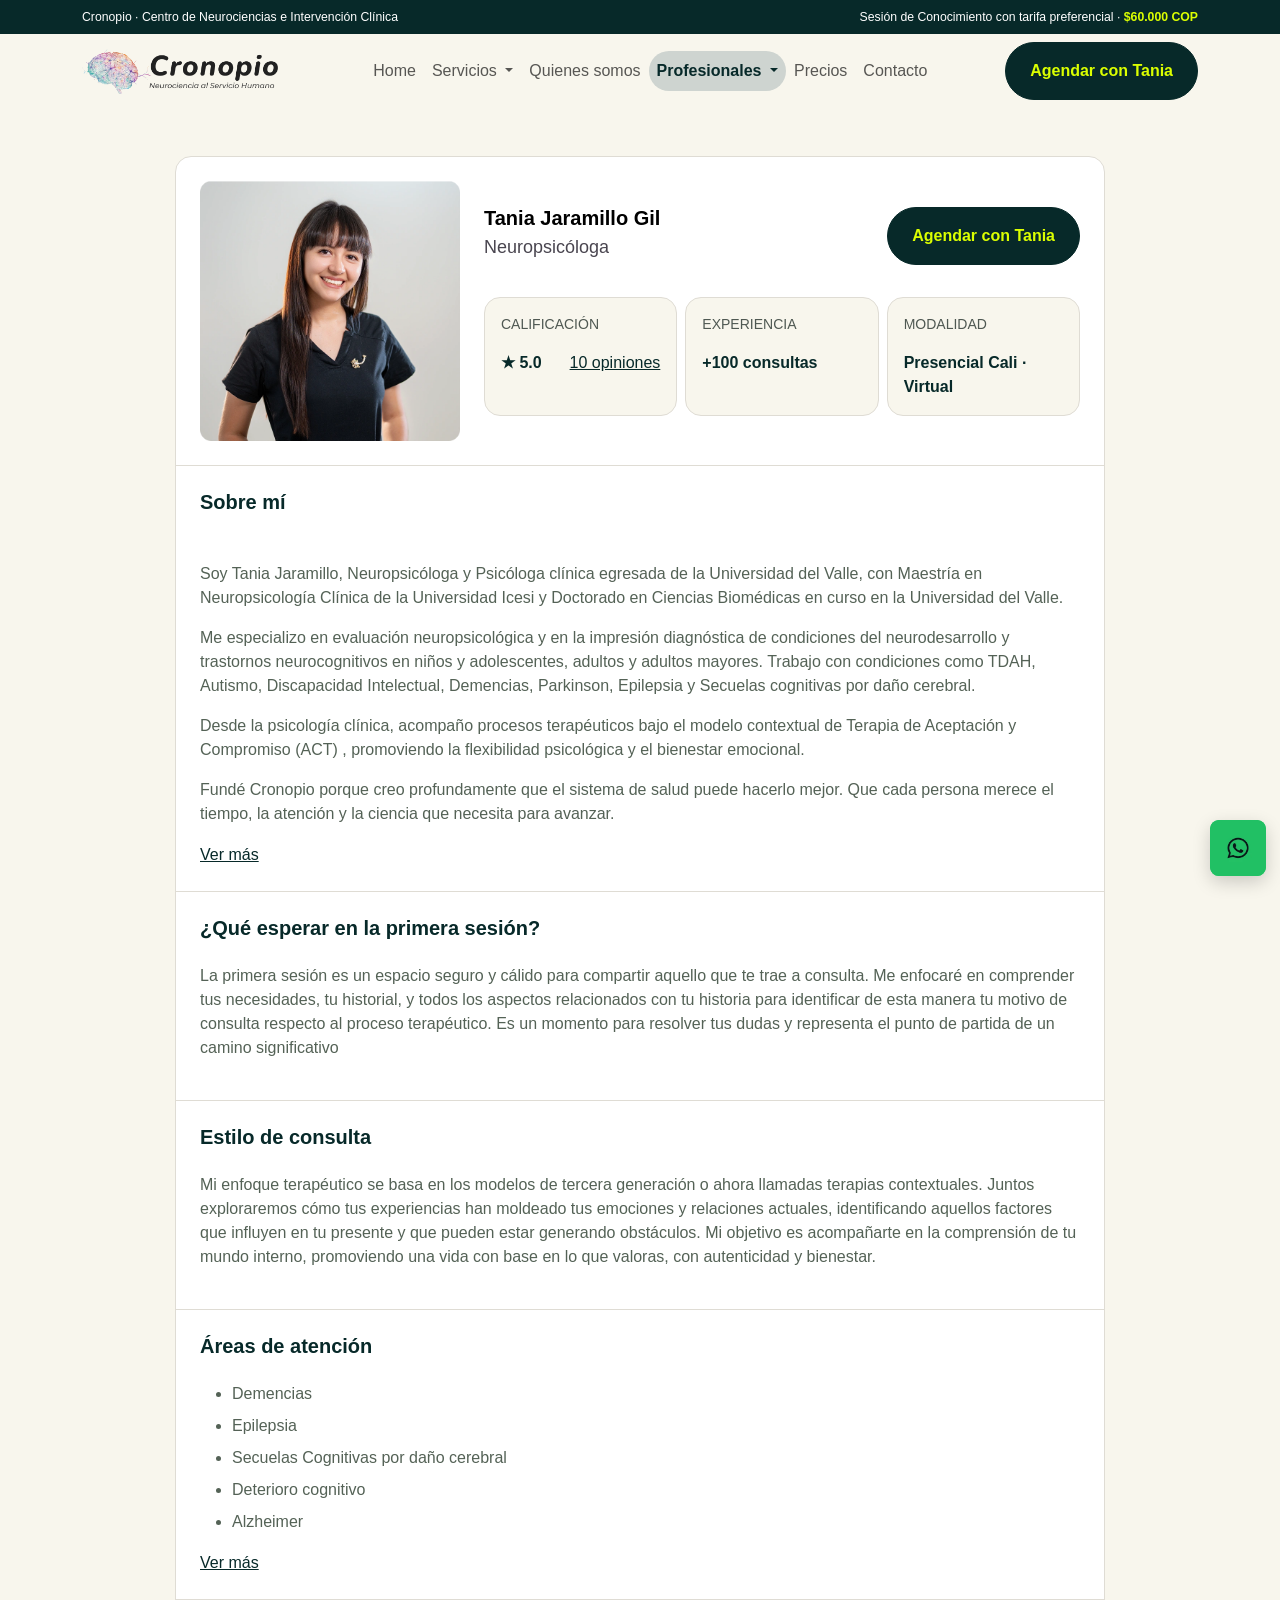
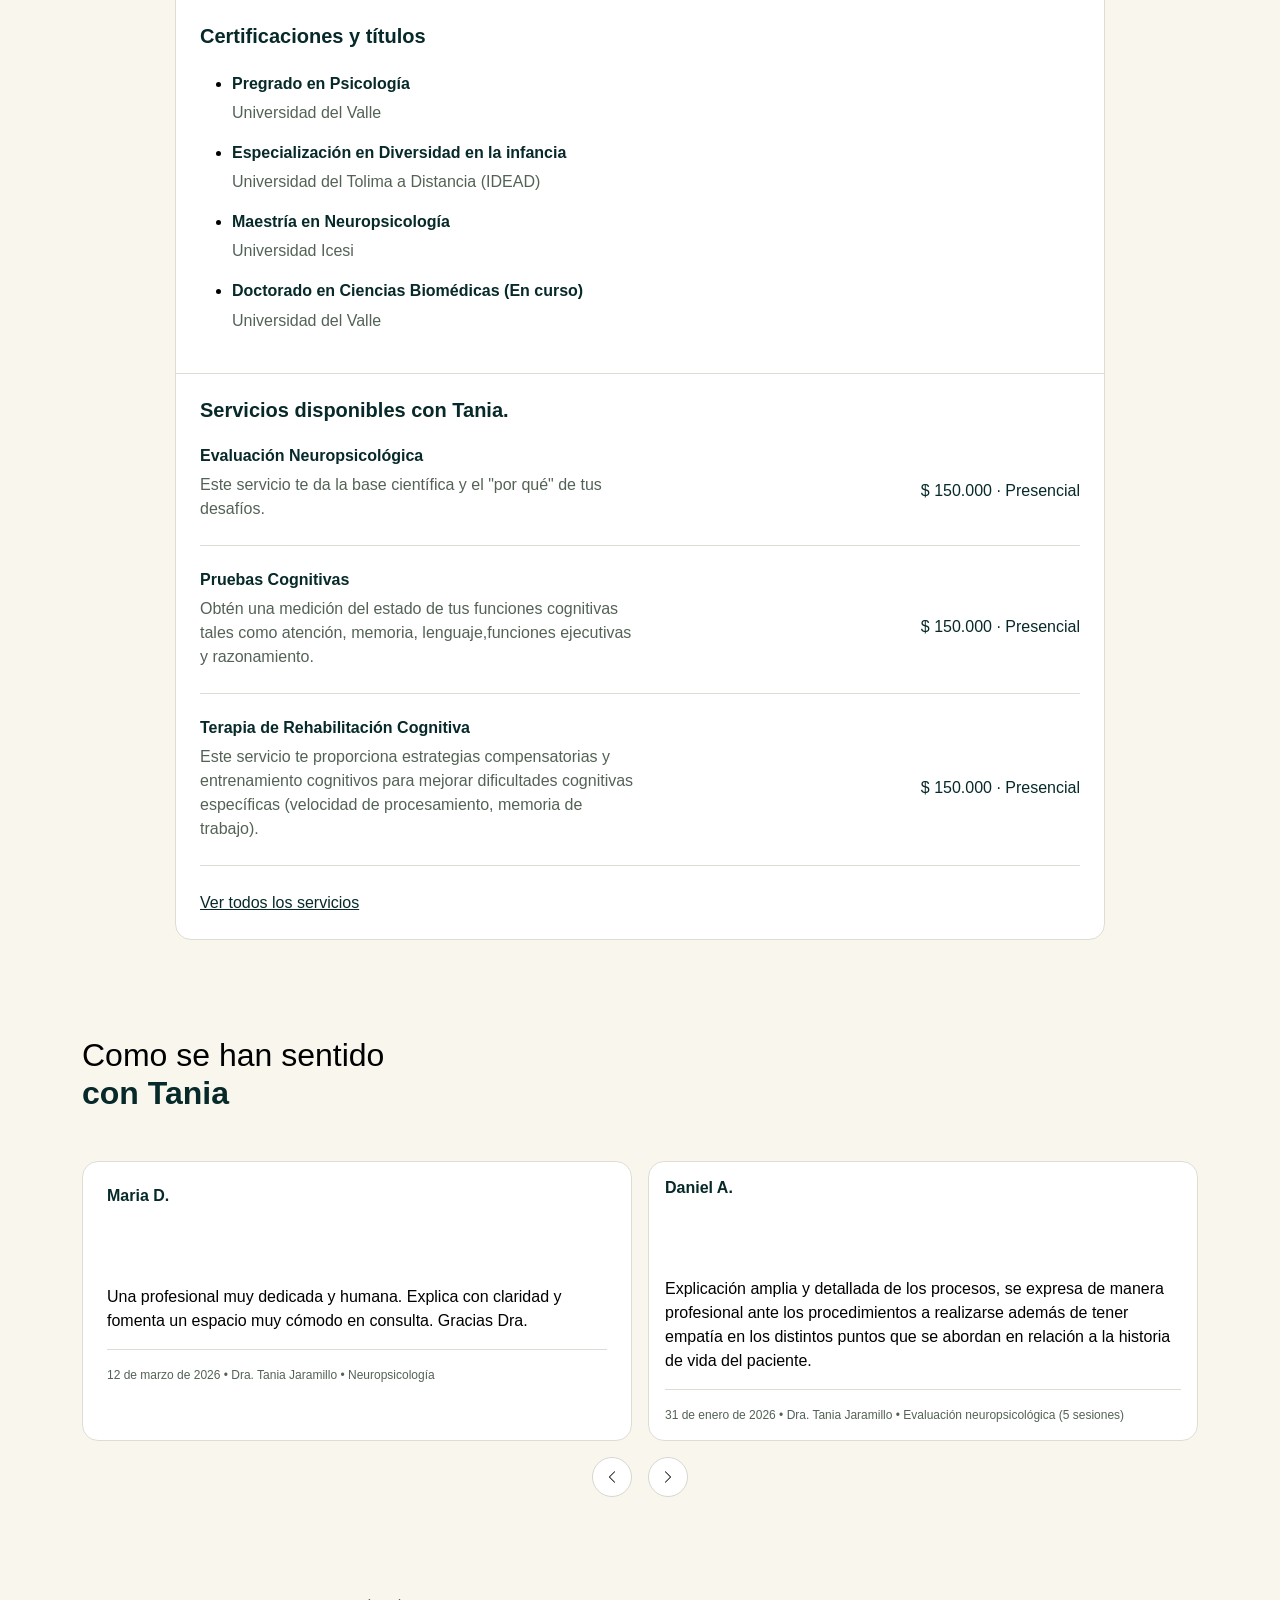
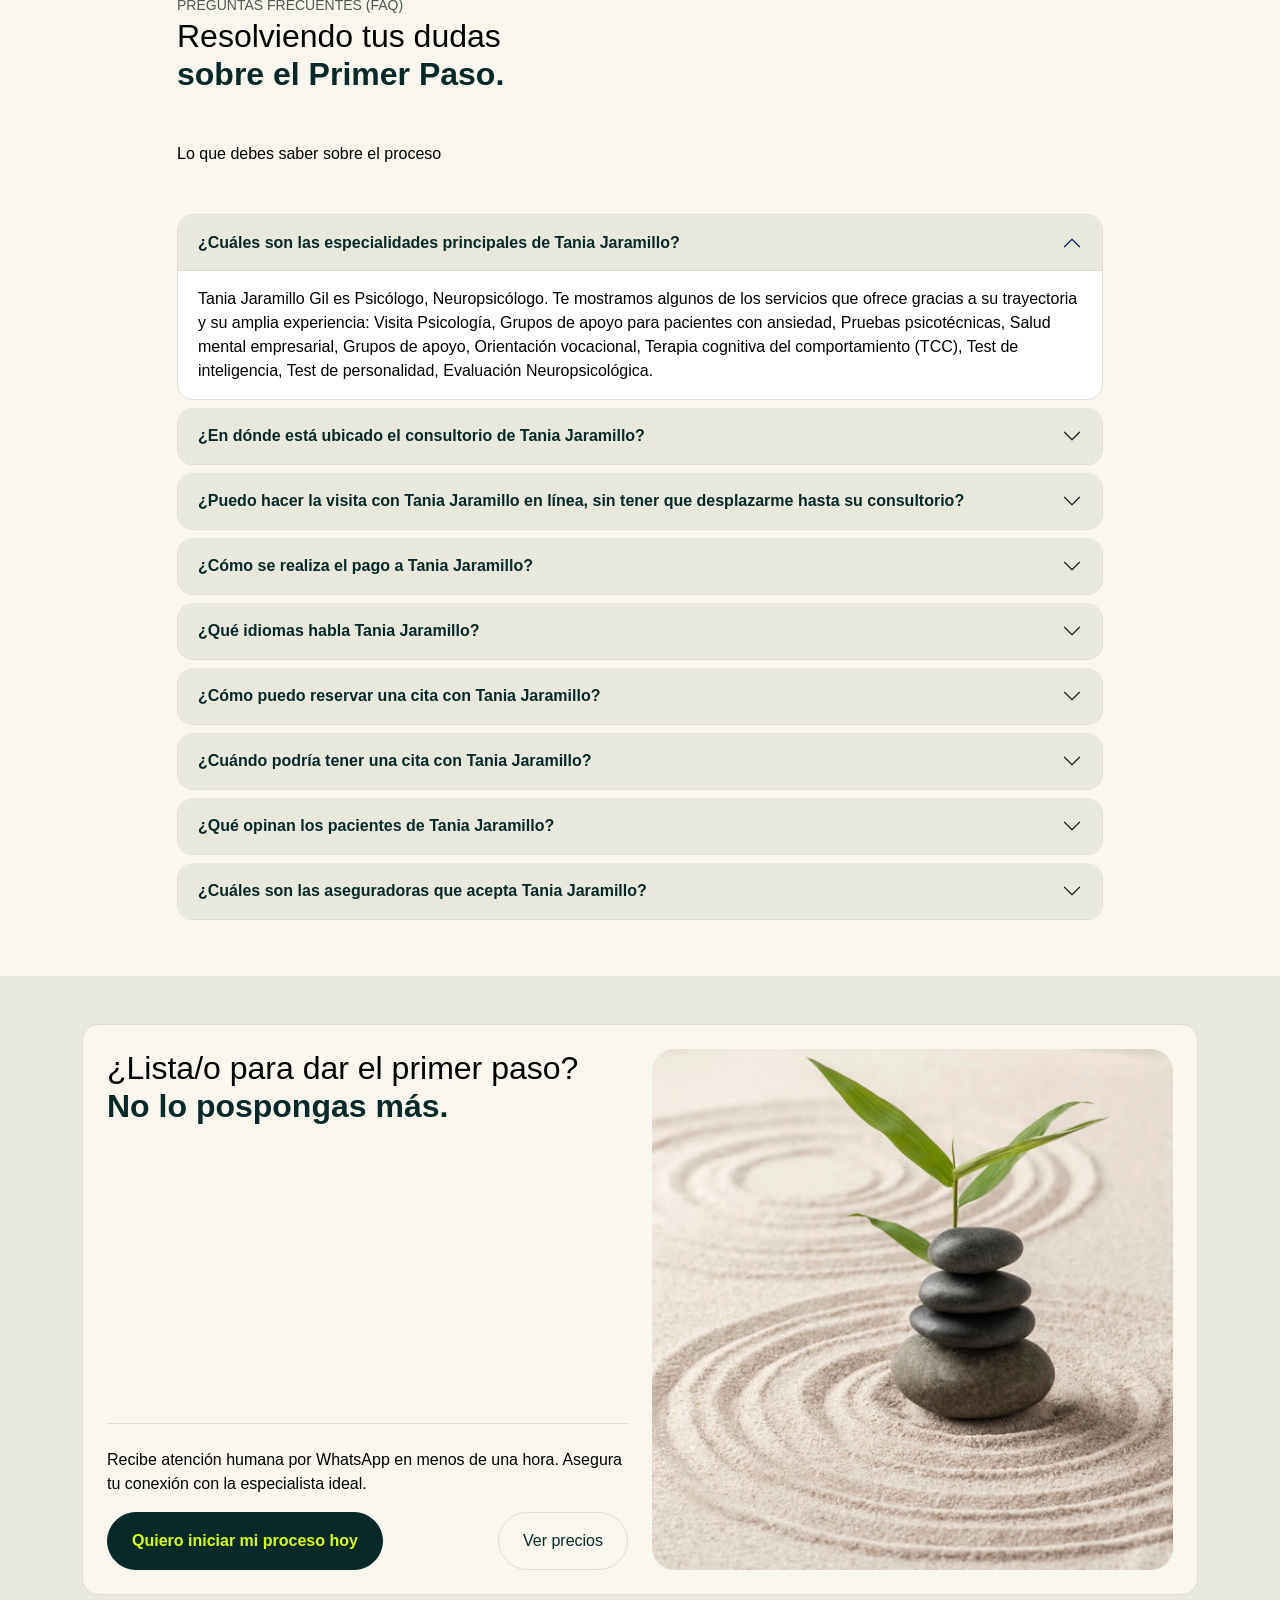
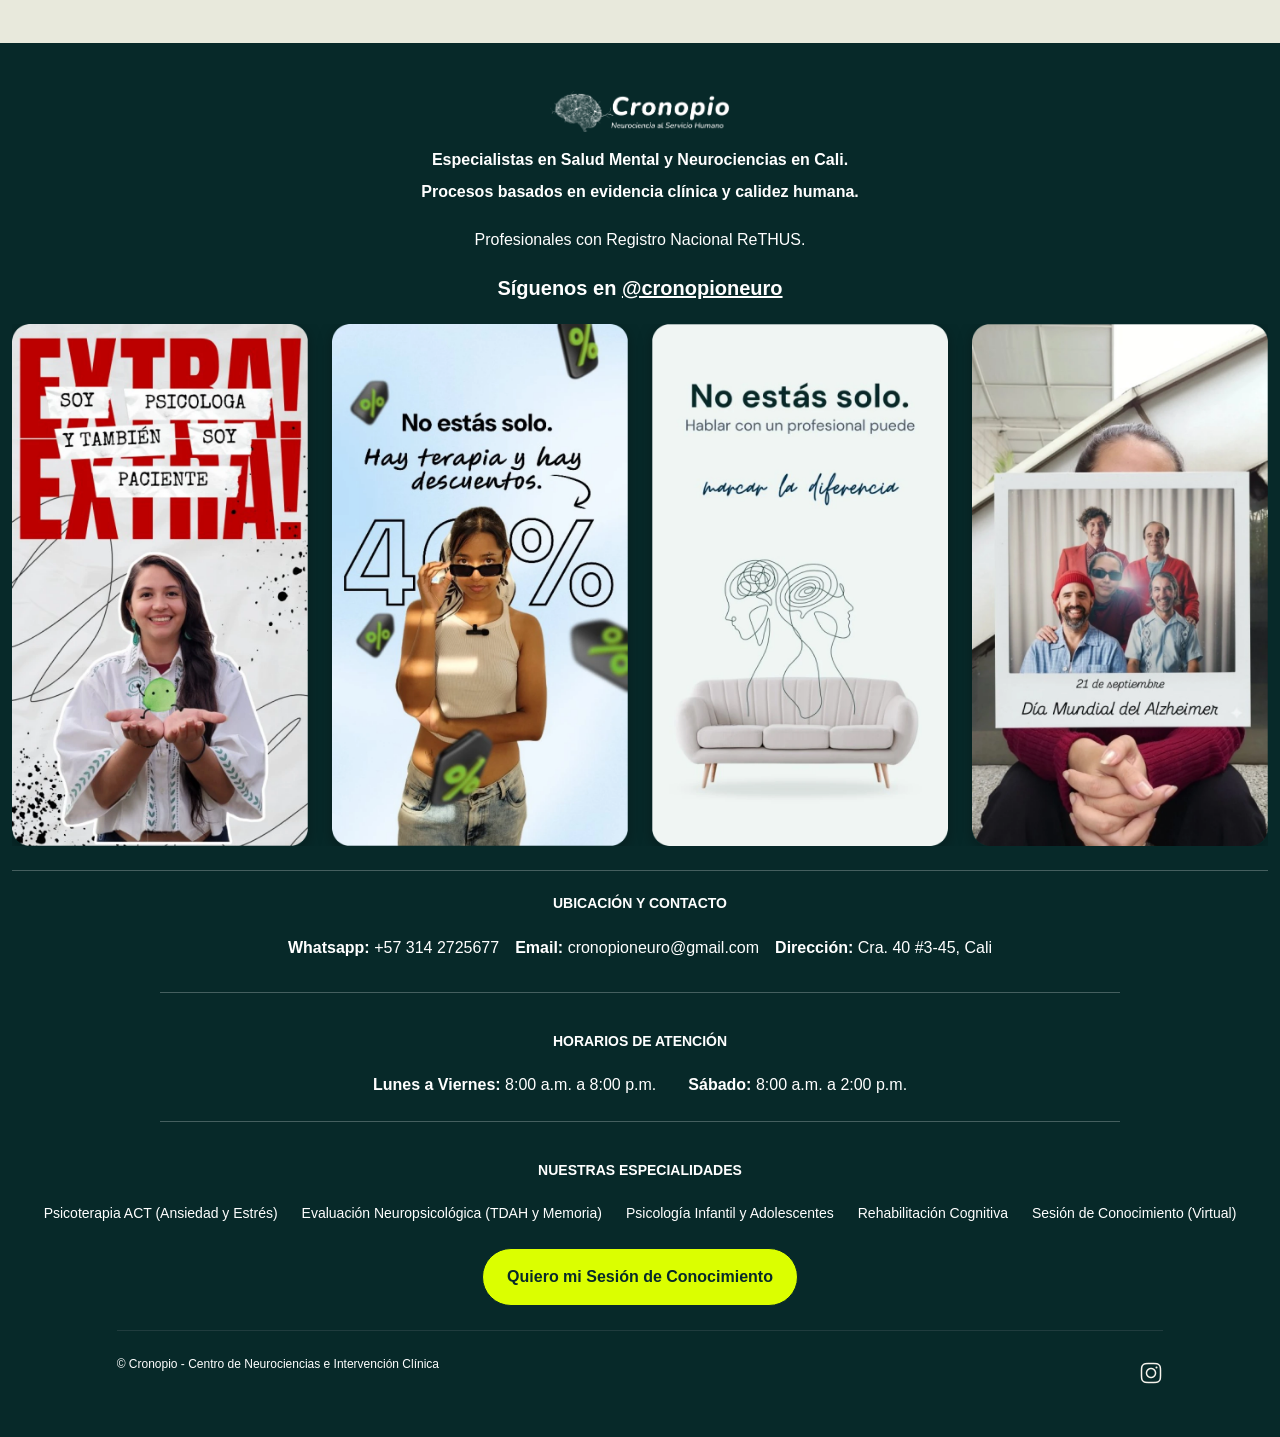
<file: tania-jaramillo.html>
<!DOCTYPE html>
<html lang="es">

<head>
    <meta charset="UTF-8">
    <meta name="viewport" content="width=device-width, initial-scale=1.0">
    <title>Dra. Tania Jaramillo | Neuropsicóloga en Cali | Cronopio Neuro</title>
    <!-- Meta tags para SEO y compartir en redes -->
    <meta name="description"
        content="Conoce a la Dra. Tania Jaramillo, neuropsicóloga en Cali especializada en evaluación neuropsicológica, TDAH, TEA, demencias y rehabilitación cognitiva.">
    <meta name="keywords"
        content="Tania Jaramillo, neuropsicóloga, evaluación neuropsicológica, TDAH, TEA, demencias, rehabilitación cognitiva, Cali">
    <meta name="author" content="Cronopio Neuro">

    <!-- Open Graph (para WhatsApp, Facebook, etc.) -->
    <meta property="og:type" content="website">
    <meta property="og:url" content="https://cronopioneuro.com/tania-jaramillo.html">
    <meta property="og:title" content="Dra. Tania Jaramillo | Neuropsicóloga en Cali | Cronopio Neuro">
    <meta property="og:description"
        content="Neuropsicóloga especializada en evaluación neuropsicológica, diagnóstico de TDAH y rehabilitación cognitiva en Cali y consulta virtual.">
    <meta property="og:image" content="assets/img/08.profesionales/Tania-Jaramillo.webp">
    <meta property="og:image:width" content="1200">
    <meta property="og:image:height" content="630">
    <link rel="icon" type="image/webp" href="assets/img/cronopio-neuro-logo.webp">
    <link href="https://cdn.jsdelivr.net/npm/bootstrap@5.3.2/dist/css/bootstrap.min.css" rel="stylesheet">
    <link href="https://unpkg.com/aos@2.3.1/dist/aos.css" rel="stylesheet">
    <link rel="stylesheet" href="./assets/estilos/style.css">

    <!-- Código Schema para Servicio) -->
    <script type="application/ld+json">
{
  "@context": "https://schema.org",
  "@graph": [
    {
      "@type": "Person",
      "@id": "https://cronopioneuro.com/tania-jaramillo#professional",
      "name": "Tania Jaramillo Gil",
      "jobTitle": "Neuropsicóloga",
      "image": "https://cronopioneuro.com/assets/img/08.profesionales/Tania-Jaramillo.webp",
      "description": "Neuropsicóloga y psicóloga clínica egresada de la Universidad del Valle, con Maestría en Neuropsicología Clínica de la Universidad Icesi y Doctorado en Ciencias Biomédicas en curso en la Universidad del Valle. Especialista en evaluación neuropsicológica en el neurodesarrollo, condiciones del espectro autista, trastornos cognitivos y terapia de Aceptación y Compromiso (ACT).",
      "url": "https://cronopioneuro.com/tania-jaramillo",
      "worksFor": {
        "@type": "MedicalBusiness",
        "name": "Cronopio - Centro de Neurociencias e Intervención Clínica",
        "url": "https://cronopioneuro.com/",
        "logo": "https://cronopioneuro.com/assets/img/logo.png",
        "address": {
          "@type": "PostalAddress",
          "streetAddress": "Cra. 40 #3-45, Cali",
          "addressLocality": "Cali",
          "addressRegion": "Valle del Cauca",
          "addressCountry": "CO"
        }
      },
      "alumniOf": [
        {
          "@type": "EducationalOrganization",
          "name": "Universidad del Valle"
        },
        {
          "@type": "EducationalOrganization",
          "name": "Universidad Icesi"
        }
      ],
      "knowsAbout": [
        "Evaluación Neuropsicológica (Infantil, adolescente, adulto, adulto mayor)",
        "Diagnóstico de TDAH, TEA, discapacidad intelectual y trastornos del neurodesarrollo",
        "Demencias, Alzheimer, Parkinson y deterioro cognitivo",
        "Epilepsia y secuelas cognitivas por daño cerebral",
        "Rehabilitación Neuropsicológica",
        "Psicoterapia ACT (ansiedad, depresión, regulación emocional)"
      ],
      "aggregateRating": {
        "@type": "AggregateRating",
        "ratingValue": "5.0",
        "reviewCount": "10",
        "bestRating": "5",
        "worstRating": "1"
      },
      "review": [
        {
          "@type": "Review",
          "author": {
            "@type": "Person",
            "name": "María Daniela"
          },
          "datePublished": "2026-03-12",
          "reviewBody": "Una profesional muy dedicada y humana. Explica con claridad y fomenta un espacio muy cómodo en consulta. Gracias Dra.",
          "reviewRating": {
            "@type": "Rating",
            "ratingValue": "5"
          }
        },
        {
          "@type": "Review",
          "author": {
            "@type": "Person",
            "name": "Carlos C."
          },
          "datePublished": "2026-03-07",
          "reviewBody": "Para mi proceso estoy experimentando profesionalismo en las citas.",
          "reviewRating": {
            "@type": "Rating",
            "ratingValue": "5"
          }
        },
        {
          "@type": "Review",
          "author": {
            "@type": "Person",
            "name": "Leonardo Z."
          },
          "datePublished": "2026-02-21",
          "reviewBody": "Una excelente sesión, se nota la experiencia en el campo, su empatía con el paciente y una muy buena educación, totalmente recomendada.",
          "reviewRating": {
            "@type": "Rating",
            "ratingValue": "5"
          }
        }
      ]
    },
    {
      "@type": "MedicalWebPage",
      "@id": "https://cronopioneuro.com/profesionales/tania-jaramillo",
      "url": "https://cronopioneuro.com/profesionales/tania-jaramillo",
      "name": "Perfil Profesional de la Dra. Tania Jaramillo Gil | Cronopio Cali",
      "description": "Agenda tu cita con la Dra. Tania Jaramillo Gil, Neuropsicóloga experta en evaluación cognitiva, diagnóstico de TDAH, TEA y rehabilitación en Cali y consulta virtual.",
      "mainEntity": {
        "@id": "https://cronopioneuro.com/profesionales/tania-jaramillo#professional"
      },
      "hasPart": [
        {
          "@type": "MedicalProcedure",
          "name": "Evaluación Neuropsicológica",
          "description": "Este servicio te da la base científica y el 'por qué' de tus desafíos.",
          "offers": {
            "@type": "Offer",
            "price": "150000",
            "priceCurrency": "COP",
            "availableDeliveryMethod": "https://schema.org/OnSitePickup"
          }
        },
        {
          "@type": "MedicalProcedure",
          "name": "Pruebas Cognitivas",
          "description": "Obtén una medición objetiva y precisa de tus habilidades de atención, memoria, procesamiento de información y razonamiento.",
          "offers": {
            "@type": "Offer",
            "price": "150000",
            "priceCurrency": "COP",
            "availableDeliveryMethod": "https://schema.org/OnSitePickup"
          }
        },
        {
          "@type": "MedicalProcedure",
          "name": "Terapia de Rehabilitación Cognitiva",
          "description": "Este servicio te proporciona estrategias y ejercicios prácticos para mejorar habilidades cognitivas específicas.",
          "offers": {
            "@type": "Offer",
            "price": "150000",
            "priceCurrency": "COP",
            "availableDeliveryMethod": "https://schema.org/OnSitePickup"
          }
        }
      ]
    }
  ]
}
</script>
</head>

<body>
    <!-- Topbar Promocional -->
    <div class="top-bar text-white py-2">
        <div class="container d-flex justify-content-between align-items-center small">
            <span class="d-none d-md-inline">Cronopio · Centro de Neurociencias e Intervención Clínica</span>
            <span class="mx-auto mx-md-0 d-block d-md-none text-center">Sesión de Conocimiento con tarifa
                preferencial <br><strong class="text-lime">$60.000 COP</strong></span>
            <span class="mx-auto mx-md-0 d-none d-md-block">Sesión de Conocimiento con tarifa preferencial ·
                <strong class="text-lime">$60.000 COP</strong></span>
        </div>
    </div>
    <!-- Header / Navbar -->
    <nav class="navbar navbar-expand-xl sticky-top">
        <div class="container">
            <a class="navbar-brand" href="index.html">
                <img src="assets/img/01.hero_image/logo_primary.webp" alt="Cronopio Logo" height="45">
            </a>
            <button class="navbar-toggler" type="button" data-bs-toggle="collapse" data-bs-target="#mainNav">
                <span class="navbar-toggler-icon"></span>
            </button>
            <div class="collapse navbar-collapse" id="mainNav">
                <ul class="navbar-nav mx-auto mb-2 mb-lg-0">
                    <li class="nav-item px-3 py-2 px-lg-0 py-lg-0"><a class="nav-link" href="index.html">Home</a></li>
                    <li class="nav-item dropdown px-3 py-2 px-lg-0 py-lg-0">
                        <a class="nav-link dropdown-toggle" href="servicios.html" role="button"
                            data-bs-toggle="dropdown" aria-expanded="false">
                            Servicios
                        </a>
                        <ul class="dropdown-menu background-neutro-050 p-xl-3 rounded-4">
                            <li>
                                <a class="dropdown-item d-flex align-items-start p-xl-3 mb-3 mb-xl-0"
                                    href="cognitivo-conductual.html">
                                    <span class="number me-3 opacity-50 flex-shrink-0">01</span>
                                    <div>
                                        <h4 class="color-text-brand fs-6 mb-1">Psicología ACT / Cognitivo-Conductual
                                        </h4>
                                        <p class="d-none d-lg-block small text-secondary mb-0">Terapia te aceptación y
                                            compromiso para ansiedad, <br> depresión, dependen... </p>
                                    </div>
                                </a>
                            </li>
                            <li>
                                <a class="dropdown-item d-flex align-items-start p-xl-3 mb-3 mb-xl-0"
                                    href="psicologia-infantil.html">
                                    <span class="number me-3 opacity-50 flex-shrink-0">02</span>
                                    <div>
                                        <h4 class="color-text-brand fs-6 mb-1">Psicología Infantil</h4>
                                        <p class="d-none d-lg-block small text-secondary mb-0">Acompañamiento
                                            especializado para niños y familias.</p>
                                    </div>
                                </a>
                            </li>
                            <li>
                                <a class="dropdown-item d-flex align-items-start p-xl-3 mb-3 mb-xl-0"
                                    href="neuropsicologia.html">
                                    <span class="number me-3 opacity-50 flex-shrink-0">03</span>
                                    <div>
                                        <h4 class="color-text-brand fs-6 mb-1">Neuropsicologia</h4>
                                        <p class="d-none d-lg-block small text-secondary mb-0">Diagnostico riguroso de
                                            TDAH, TEA, Demencias, <br> Epilepsia y secuelas cog...
                                    </div>
                                </a>
                            </li>
                            <li>
                                <a class="dropdown-item d-flex align-items-start p-xl-3 mb-3 mb-xl-0"
                                    href="rehabilitacion-cognitiva.html">
                                    <span class="number me-3 opacity-50 flex-shrink-0">04</span>
                                    <div>
                                        <h4 class="color-text-brand fs-6 mb-1">Rehabilitación Cognitiva</h4>
                                        <p class="d-none d-lg-block small text-secondary mb-0">Entrenamiento de
                                            atención, memoria, lenguaje <br> y funciones ejecutivas co... </p>
                                    </div>
                                </a>
                            </li>
                            <li>
                                <a class="dropdown-item d-flex align-items-start p-xl-3 mb-3 mb-xl-0"
                                    href="sesion-conocimiento.html">
                                    <span class="number me-3 opacity-50 flex-shrink-0">05</span>
                                    <div>
                                        <h4 class="color-text-brand fs-6 mb-1">Sesión de conocimiento</h4>
                                        <p class="d-none d-lg-block small text-secondary mb-0">Primer contacto para
                                            orientar tu proceso.
                                        </p>
                                    </div>
                                </a>
                            </li>
                            <div class="divider mb-4"></div>
                            <li class="dropdown-item-wrapper px-lg-3 mb-md-0 mb-lg-3 mb-xl-2">
                                <a href="servicios.html" class="btn-link p-0 border-0 text-decoration-none">Ver todos
                                    los
                                    servicios</a>
                            </li>
                        </ul>
                    </li>
                    <li class="nav-item px-3 py-2 px-lg-0 py-lg-0"><a class="nav-link" href="quienes-somos.html">Quienes
                            somos</a></li>
                    <li class="nav-item dropdown px-3 py-2 px-lg-0 py-lg-0">
                        <a class="nav-link dropdown-toggle active" href="profesionales.html" role="button"
                            data-bs-toggle="dropdown" aria-expanded="false">
                            Profesionales
                        </a>
                        <ul class="dropdown-menu background-neutro-050 p-xl-3 rounded-4">
                            <li>
                                <a class="dropdown-item d-flex align-items-start p-xl-3 mb-3 mb-xl-0"
                                    href="tania-jaramillo.html">
                                    <span class="number me-3 opacity-50 flex-shrink-0">01</span>
                                    <div>
                                        <h4 class="color-text-brand fs-6 mb-1">Tania Jaramillo
                                        </h4>
                                        <p class="d-none d-lg-block small text-secondary mb-0">Experta en evaluación
                                            neuropsicológica <br> en niños, adolescentes, adultos y adultos mayores.
                                        </p>
                                    </div>
                                </a>
                            </li>
                            <li>
                                <a class="dropdown-item d-flex align-items-start p-xl-3 mb-3 mb-xl-0"
                                    href="natalia-zapata.html">
                                    <span class="number me-3 opacity-50 flex-shrink-0">02</span>
                                    <div>
                                        <h4 class="color-text-brand fs-6 mb-1">Natalia Zapata</h4>
                                        <p class="d-none d-lg-block small text-secondary mb-0">Psicologa con énfasis en
                                            psicología clínica <br> y Terapia de Aceptación y Compromiso (ACT)
                                        </p>
                                    </div>
                                </a>
                            </li>
                            <li>
                                <a class="dropdown-item d-flex align-items-start p-xl-3 mb-3 mb-xl-0"
                                    href="isabela-carrejo.html">
                                    <span class="number me-3 opacity-50 flex-shrink-0">03</span>
                                    <div>
                                        <h4 class="color-text-brand fs-6 mb-1">Isabela Carrejo</h4>
                                        <p class="d-none d-lg-block small text-secondary mb-0">Psicóloga experta en la
                                            evaluación e intervención <br> de problemáticas en adolescentes
                                            y adultos.</p>
                                    </div>
                                </a>
                            </li>
                            <li>
                                <a class="dropdown-item d-flex align-items-start p-xl-3 mb-3 mb-xl-0"
                                    href="alejandra-abad.html">
                                    <span class="number me-3 opacity-50 flex-shrink-0">04</span>
                                    <div>
                                        <h4 class="color-text-brand fs-6 mb-1">Alejandra Abad</h4>
                                        <p class="d-none d-lg-block small text-secondary mb-0">Experta en evaluación
                                            cognitiva y terapia <br> de adultos con enfoque ACT.
                                        </p>
                                    </div>
                                </a>
                            </li>
                            <div class="divider mb-4"></div>
                            <li class="dropdown-item-wrapper px-lg-3 mb-md-0 mb-lg-3 mb-xl-2">
                                <a href="profesionales.html" class="btn-link p-0 border-0 text-decoration-none">Ver
                                    todas los
                                    profesionales</a>
                            </li>
                        </ul>
                    </li>
                    <li class="nav-item px-3 py-2 px-lg-0 py-lg-0"><a class="nav-link" href="precios.html">Precios</a>
                    </li>
                    <li class="nav-item px-3 py-2 px-lg-0 py-lg-0"><a class="nav-link" href="contacto.html">Contacto</a>
                    </li>
                </ul>
                <div class="d-flex p-3 p-lg-0">
                    <a class="zl-facility-url btn btn-primary"
                        href="https://www.doctoralia.co/tania-jaramillo-gil/neuropsicologo/cali#profile-pricing"
                        target="_blank" rel="nofollow"
                        data-zlw-facility="cronopio-centro-de-neurociencias-e-intervencion-clinica"
                        data-zlw-type="facility-button-with-saas-only" data-zlw-saas-only="true"
                        data-zlw-a11y-title="Widget de reserva de citas médicas">Agendar con Tania</a>
                </div>
            </div>
        </div>
    </nav>
    <!-- Información del perfil -->
    <div class="seccion-perfil py-5">
        <div class="container">
            <div class="col-12 col-xl-10 offset-xl-1 d-flex flex-column gap-3">
                <!-- 1. Foto + datos clave -->
                <div class="card h-100 background-neutro-050">
                    <div class="d-flex flex-column flex-lg-row align-items-lg-center gap-3 gap-lg-4 mt-0 p-4">
                        <div class="imagen-profesional">
                            <img src="assets/img/08.profesionales/Tania-Jaramillo.webp" alt="Tania Jaramillo Gil">
                        </div>
                        <div class="card-body p-0">
                            <div class="d-flex flex-column flex-md-row justify-content-md-between">
                                <div class="d-flex flex-column align-items-start mb-3 mb-md-0">
                                    <h1 class="nombre-profesional mb-1">Tania Jaramillo Gil</h1>
                                    <p class="especialidad-profesional color-text-secondary mb-1">Neuropsicóloga</p>
                                </div>
                                <div class="d-flex align-items-center">
                                    <a class="zl-facility-url btn btn-primary"
                                        href="https://www.doctoralia.co/tania-jaramillo-gil/neuropsicologo/cali#profile-pricing"
                                        target="_blank" rel="nofollow"
                                        data-zlw-facility="cronopio-centro-de-neurociencias-e-intervencion-clinica"
                                        data-zlw-type="facility-button-with-saas-only" data-zlw-saas-only="true"
                                        data-zlw-a11y-title="Widget de reserva de citas médicas">Agendar con Tania</a>
                                </div>
                            </div>
                            <div class="row g-2 mt-4">
                                <div class="col-12 col-md-4">
                                    <div class="card p-3 h-100">
                                        <span class="small color-text-light text-uppercase">Calificación</span>
                                        <div
                                            class="body-card mt-3 d-flex align-items-center justify-content-between gap-1 flex-wrap">
                                            <span class="fw-bold estrellas me-1 color-text-brand">★ 5.0</span>
                                            <button type="button" class="btn btn-link fw-normal p-0 border-0"
                                                data-bs-toggle="modal" data-bs-target="#modalTestimoniosTania">
                                                10 opiniones
                                            </button>
                                        </div>
                                    </div>
                                </div>
                                <div class="col-12 col-md-4">
                                    <div class="card p-3 h-100 perfil-stat">
                                        <span class="small color-text-light text-uppercase">Experiencia</span>
                                        <span class="d-block fw-bold stat-valor color-text-brand mt-3">+100
                                            consultas</span>
                                    </div>
                                </div>
                                <div class="col-12 col-md-4">
                                    <div class="card p-3 h-100 perfil-stat">
                                        <span class="small color-text-light text-uppercase">Modalidad</span>
                                        <span
                                            class="d-block d-lg-none fw-bold stat-valor color-text-brand mt-3">Presencial
                                            · Virtual</span>
                                        <span
                                            class="d-none d-lg-block fw-bold stat-valor color-text-brand mt-3">Presencial
                                            Cali · Virtual</span>
                                    </div>
                                </div>
                            </div>
                        </div>
                    </div>
                    <div class="divider"></div>
                    <!-- 2. Sobre mí -->
                    <div class="seccion-perfil p-4">
                        <h2 class="seccion-label fs-5 color-text-brand fw-bold">Sobre mí</h2>
                        <p class="color-text mt-5">Soy Tania Jaramillo, Neuropsicóloga y Psicóloga clínica egresada de
                            la
                            Universidad del Valle, con Maestría en Neuropsicología Clínica de la Universidad Icesi y
                            Doctorado en Ciencias Biomédicas en curso en la Universidad del Valle.</p>
                        <p class="color-text">Me especializo en evaluación neuropsicológica y en la impresión diagnóstica de
                            condiciones del neurodesarrollo y trastornos neurocognitivos en niños y adolescentes, adultos y
                            adultos mayores. Trabajo con condiciones como TDAH, Autismo, Discapacidad Intelectual,
                            Demencias, Parkinson, Epilepsia y Secuelas cognitivas por daño cerebral.</p>
                        <p class="color-text">Desde la psicología clínica, acompaño procesos terapéuticos bajo el modelo contextual
                            de Terapia de Aceptación y Compromiso (ACT) ,
                            promoviendo la flexibilidad psicológica y el bienestar emocional.</p>
                        <p class="color-text">Fundé Cronopio porque creo profundamente que el sistema de salud puede
                            hacerlo mejor. Que cada persona merece el tiempo, la atención y la ciencia que necesita para
                            avanzar.</p>
                        <button type="button" class="btn btn-link p-0 border-0" data-bs-toggle="modal"
                            data-bs-target="#modalExperiencia">
                            Ver más
                        </button>
                    </div>
                    <div class="divider"></div>
                    <!-- 3. ¿Qué esperar en la primera sesión? -->
                    <div class="seccion-perfil p-4">
                        <h2 class="seccion-label fw-bold fs-5 color-text-brand">¿Qué esperar en la primera sesión?</h2>
                        <p class="color-text mt-4">La primera sesión es un espacio seguro y cálido para compartir
                            aquello que te trae a consulta. Me enfocaré en comprender tus necesidades, tu historial, y 
                            todos los aspectos relacionados con tu historia 
                            para identificar de esta manera tu motivo de consulta
                            respecto al proceso terapéutico. Es un momento para resolver tus
                            dudas y representa el punto de partida de un camino significativo 
                            </p>
                    </div>
                    <div class="divider"></div>
                    <!-- 4. Estilo de consulta -->
                    <div class="seccion-perfil p-4">
                        <h2 class="seccion-label fw-bold fs-5 color-text-brand">Estilo de consulta</h2>
                        <p class="color-text mt-4">Mi enfoque terapéutico se basa en los modelos de tercera 
                            generación o ahora 
                            llamadas terapias contextuales.
                            Juntos exploraremos cómo tus experiencias han moldeado tus
                            emociones y relaciones actuales, identificando aquellos factores que influyen en
                            tu presente y que pueden estar generando obstáculos. Mi objetivo es acompañarte en
                            la comprensión de tu mundo interno, promoviendo una vida con base en lo que valoras,
                            con autenticidad y bienestar.</p>
                    </div>
                    <div class="divider"></div>
                    <!-- 5. Especialidad -->
                    <div class="seccion-perfil p-4">
                        <h2 class="seccion-label fw-bold fs-5 color-text-brand mb-4">Áreas de atención</h2>
                        <ul>
                            <li class="background-neutro-050 border-0 color-text mb-2 p-0">
                                Demencias</li>
                            <li class="background-neutro-050 border-0 color-text mb-2 p-0">
                                Epilepsia</li>
                            <li class="background-neutro-050 border-0 color-text mb-2 p-0">
                                Secuelas Cognitivas por daño cerebral</li>
                            <li class="background-neutro-050 border-0 color-text mb-2 p-0">
                                Deterioro cognitivo</li>
                            <li class="background-neutro-050 border-0 color-text p-0">
                                Alzheimer</li>
                        </ul>
                        <button type="button" class="btn btn-link p-0 border-0" data-bs-toggle="modal"
                            data-bs-target="#modalEspecialidades">
                            Ver más
                        </button>
                    </div>
                    <div class="divider"></div>
                    <!-- 6. Formación -->
                    <div class="seccion-perfil p-4">
                        <h2 class="seccion-label fw-bold fs-5 color-text-brand mb-4">Certificaciones y títulos</h2>
                        <ul>
                            <li class="mb-3">
                                <h3 class="fs-6 color-text-brand fw-bold">Pregrado en Psicología</h3>
                                <span class="color-text">Universidad del Valle</span>
                            </li>
                            <li class="mb-3">
                                <h3 class="fs-6 color-text-brand fw-bold">Especialización en Diversidad en la infancia
                                </h3>
                                <span class="color-text">Universidad del Tolima a Distancia (IDEAD)</span>
                            </li>
                            <li class="mb-3">
                                <h3 class="fs-6 color-text-brand fw-bold">Maestría en Neuropsicología</h3>
                                <span class="color-text">Universidad Icesi</span>
                            </li>
                            <li class="mb-3">
                                <h3 class="fs-6 color-text-brand fw-bold">Doctorado en Ciencias Biomédicas (En curso)
                                </h3>
                                <span class="color-text">Universidad del Valle</span>
                            </li>
                        </ul>
                    </div>
                    <div class="divider"></div>
                    <!-- 7. Tabla procesos -->
                    <div class="seccion-perfil p-4">
                        <h2 class="seccion-label fw-bold fs-5 color-text-brand">Servicios disponibles con Tania.
                        </h2>
                        <!-- Item 1 -->
                        <div class="my-4 row g-3 align-items-center m-0">
                            <!-- Ocupa 12 cols en móvil y 6 cols (la mitad) en md en adelante -->
                            <div class="col-12 col-md-6 mt-0 p-0">
                                <h3 class="fs-6 color-text-brand fw-bold">Evaluación Neuropsicológica</h3>
                                <p class="color-text mb-0">Este servicio te da la base científica y el "por qué" de tus
                                    desafíos.</p>
                            </div>
                            <!-- Ocupa 12 cols en móvil y 6 cols (la mitad) con alineación a la derecha en md -->
                            <div class="col-12 col-md-6 p-0 text-md-end">
                                <span class="proceso-precio color-text-brand d-inline-block">$ 150.000 ·
                                    Presencial</span>
                            </div>
                        </div>
                        <div class="divider"></div>
                        <!-- Item 2 -->
                        <div class="my-4 row g-3 align-items-center m-0">
                            <!-- Ocupa 12 cols en móvil y 6 cols (la mitad) en md en adelante -->
                            <div class="col-12 col-md-6 mt-0 p-0">
                                <h3 class="fs-6 color-text-brand fw-bold">Pruebas Cognitivas</h3>
                                <p class="color-text mb-0">Obtén una medición del estado de tus funciones cognitivas tales como
                                    atención, memoria, lenguaje,funciones ejecutivas y razonamiento.</p>
                            </div>
                            <!-- Ocupa 12 cols en móvil y 6 cols (la mitad) con alineación a la derecha en md -->
                            <div class="col-12 col-md-6 p-0 text-md-end">
                                <span class="proceso-precio color-text-brand d-inline-block">$ 150.000 ·
                                    Presencial</span>
                            </div>
                        </div>
                        <div class="divider"></div>
                        <!-- Item 3 -->
                        <div class="my-4 row g-3 align-items-center m-0">
                            <!-- Ocupa 12 cols en móvil y 6 cols (la mitad) en md en adelante -->
                            <div class="col-12 col-md-6 mt-0 p-0">
                                <h3 class="fs-6 color-text-brand fw-bold">Terapia de Rehabilitación Cognitiva</h3>
                                <p class="color-text mb-0">Este servicio te proporciona estrategias compensatorias y entrenamiento cognitivos
                                    
                                    para mejorar dificultades cognitivas específicas (velocidad de procesamiento, memoria
                                    de
                                    trabajo).</p>
                            </div>
                            <!-- Ocupa 12 cols en móvil y 6 cols (la mitad) con alineación a la derecha en md -->
                            <div class="col-12 col-md-6 p-0 text-md-end">
                                <span class="proceso-precio color-text-brand d-inline-block">$ 150.000 ·
                                    Presencial</span>
                            </div>
                        </div>
                        <div class="divider mb-4"></div>
                        <div>
                            <button type="button" class="btn btn-link fw-normal p-0 border-0" data-bs-toggle="modal"
                                data-bs-target="#modalServicios">
                                Ver todos los servicios
                            </button>
                        </div>
                    </div>
                </div>
            </div>
        </div>
    </div>
    <!-- Modal Experiencia -->
    <div class="modal fade" id="modalExperiencia" data-bs-backdrop="static" data-bs-keyboard="false" tabindex="-1"
        aria-labelledby="modalExperienciaLabel" aria-hidden="true">
        <div class="modal-dialog modal-dialog-centered modal-dialog-scrollable">
            <div class="modal-content">
                <div class="modal-header">
                    <h1 class="modal-title fs-5" id="modalExperienciaLabel">Experiencia Tania Jaramillo</h1>
                    <button type="button" class="btn-close" data-bs-dismiss="modal" aria-label="Close"></button>
                </div>
                <div class="modal-body">
                    <div class="col-12">
                        <div class="card p-3 h-100 background-neutro-100">
                            <div class="d-flex flex-column flex-md-row gap-3 align-items-start align-items-md-center">
                                <img src="assets/img/03.equipo/tania-jaramillo.webp" alt="Tania Jaramillo Gil"
                                    style="width:100px;height:110px;border-radius:0.75rem;object-fit:cover;flex-shrink:0;">
                                <div>
                                    <p class="nombre-profesional mb-1">Tania Jaramillo Gil</p>
                                    <p class="especialidad-profesional color-text-secondary mb-1">Neuropsicóloga</p>
                                    <span class="estrellas me-1 color-text-brand">★★★★★ 10 opiniones</span>
                                </div>
                            </div>
                        </div>
                    </div>
                    <div class="listado-experiencia my-4">
                        <h3 class="fs-6 mb-4 fw-bold color-text-brand">Experiencia profesional</h3>
                        <ul>
                            <li class="border-0 color-text mb-3 p-0">
                                <h4 class="fs-6 fw-bold color-text-brand mb-0">CEO y Neuropsicóloga</h4>
                                <p class="color-text mb-0">Cronopio Centro de Neurociencias e Intervención Clínica</p>
                                <span class="small color-text mb-0">2024 - Presente</span>
                            </li>
                            <li class="border-0 color-text mb-3 p-0">
                                <h4 class="fs-6 fw-bold color-text-brand mb-0">Supervisora de Prácticas Profesionales
                                </h4>
                                <p class="color-text mb-0">Universidad del Valle</p>
                                <span class="small color-text mb-0">2024</span>
                            </li>
                            <li class="border-0 color-text mb-3 p-0">
                                <h4 class="fs-6 fw-bold color-text-brand mb-0">Neuropsicóloga</h4>
                                <p class="color-text mb-0">Speranta IPS</p>
                                <span class="small color-text mb-0">2024 - Presente</span>
                            </li>
                            <li class="border-0 color-text mb-3 p-0">
                                <h4 class="fs-6 fw-bold color-text-brand mb-0">Neuropsicóloga</h4>
                                <p class="color-text mb-0">Neurólogos de Occidente</p>
                                <span class="small color-text mb-0">2023 - 2024</span>
                            </li>
                            <li class="border-0 color-text mb-3 p-0">
                                <h4 class="fs-6 fw-bold color-text-brand mb-0">Psicóloga Clínica</h4>
                                <p class="color-text mb-0">Oportunidad de Vida</p>
                                <span class="small color-text mb-0">2022 - 2024</span>
                            </li>
                            <li class="border-0 color-text mb-3 p-0">
                                <h4 class="fs-6 fw-bold color-text-brand mb-0">Docente</h4>
                                <p class="color-text mb-0">Universidad del Tolima a Distancia</p>
                                <span class="small color-text mb-0">2021 - Presente</span>
                            </li>
                        </ul>
                    </div>
                    <div class="divider mb-4"></div>
                    <div class="listado-idioma my-4">
                        <h3 class="fs-6 mb-4 fw-bold color-text-brand">Idiomas</h3>
                        <ul>
                            <li class="border-0 color-text mb-3 p-0">
                                Inglés</li>
                            <li class="border-0 color-text mb-3 p-0">
                                Español</li>
                        </ul>
                    </div>
                    <div class="divider mb-4"></div>
                    <div class="listado-publicaciones my-4">
                        <h3 class="fs-6 mb-4 fw-bold color-text-brand">Publicaciones</h3>
                        <ul>
                            <li class="border-0 color-text mb-3 p-0">
                                Cardona JF, Grisales-Cardenas JS, Trujillo-Llano C, Diazgranados JA, Urquina HF, Cardona
                                S, Torres A, Torres LA, Gonzalez LM, Jaramillo T, Cediel J, Oñate-Cadena N, Mateus-Ferro
                                G, Marmolejo-Ramos F. Semantic Memory and Lexical Availability in Parkinson's Disease: A
                                Statistical Learning Study. Front Aging Neurosci. 2021 Jul 30;13:697065. doi:
                                10.3389/fnagi.2021.697065. PMID: 34393760; PMCID: PMC8361833.</li>
                            <li class="border-0 color-text mb-3 p-0">
                                Ibañez A, Fittipaldi S, Trujillo C, Jaramillo T, Torres A, Cardona JF, Rivera R,
                                Slachevsky A, García A, Bertoux M, Baez S. Predicción y caracterización de subtipos
                                neurodegenerativos con firmas neurocognitivas multimodales de procesos sociales y
                                cognitivos. J Alzheimers Dis. 2021;83(1):227-248. doi: 10.3233/JAD-210163. PMID:
                                34275897; PMCID: PMC8461708.
                            </li>
                            <li class="border-0 color-text mb-3 p-0">
                                Martínez-Florez JF, Osorio JD, Cediel JC, Rivas JC, Granados-Sánchez AM, López-Peláez J,
                                Jaramillo T, Cardona JF. Short-Term Memory Binding Distinguishing Amnestic Mild
                                Cognitive Impairment from Healthy Aging: A Machine Learning Study. J Alzheimers Dis.
                                2021;81(2):729-742. doi: 10.3233/JAD-201447. PMID: 33814438. ACADEMIC ACTIVITIES AND
                                PROFESSIONAL ENGAGEMENT
                            </li>
                        </ul>
                    </div>
                </div>
                <div class="modal-footer">
                    <button type="button" class="btn btn-secondary" data-bs-dismiss="modal">Cerrar</button>
                </div>
            </div>
        </div>
    </div>
    <!-- Modal Especialidades -->
    <div class="modal fade" id="modalEspecialidades" data-bs-backdrop="static" data-bs-keyboard="false" tabindex="-1"
        aria-labelledby="modalExperienciaLabel" aria-hidden="true">
        <div class="modal-dialog modal-dialog-centered modal-dialog-scrollable">
            <div class="modal-content">
                <div class="modal-header">
                    <h1 class="modal-title fs-5" id="modalExperienciaLabel">Áreas de atención</h1>
                    <button type="button" class="btn-close" data-bs-dismiss="modal" aria-label="Close"></button>
                </div>
                <div class="modal-body">
                    <div class="listado-especialidades">
                        <ul>
                            <li class="border-0 color-text mb-3 p-0">Demencias</li>
                            <li class="border-0 color-text mb-3 p-0">Epilepsia</li>
                            <li class="border-0 color-text mb-3 p-0">Secuelas Cognitivas por daño cerebral</li>
                            <li class="border-0 color-text mb-3 p-0">Deterioro cognitivo</li>
                            <li class="border-0 color-text mb-3 p-0">Alzheimer</li>
                            <li class="border-0 color-text mb-3 p-0">Dislexia</li>
                            <li class="border-0 color-text mb-3 p-0">Duelo</li>
                            <li class="border-0 color-text mb-3 p-0">Estrés</li>
                            <li class="border-0 color-text mb-3 p-0">Síndrome de Asperger</li>
                            <li class="border-0 color-text mb-3 p-0">Trastorno de personalidad dependiente</li>
                            <li class="border-0 color-text mb-3 p-0">Trastorno de personalidad limítrofe</li>
                            <li class="border-0 color-text mb-3 p-0">Trastorno del espectro autista (TEA)</li>
                            <li class="border-0 color-text mb-3 p-0">Trastorno evitativo de la personalidad</li>
                            <li class="border-0 color-text mb-3 p-0">Trastorno obsesivo compulsivo (TOC)</li>
                            <li class="border-0 color-text mb-3 p-0">Trastorno por Déficit de Atención (ADD)</li>
                            <li class="border-0 color-text mb-3 p-0">Trastornos del aprendizaje</li>
                            <li class="border-0 color-text mb-3 p-0">Trastornos por Déficit de Atención e Hiperactividad
                                (TDAH)</li>
                            <li class="border-0 color-text mb-3 p-0">Ansiedad</li>
                            <li class="border-0 color-text mb-3 p-0">Esquizofrenia</li>
                            <li class="border-0 color-text mb-3 p-0">Baja autoestima</li>
                            <li class="border-0 color-text mb-3 p-0">Ataques de pánico</li>
                            <li class="border-0 color-text mb-3 p-0">Conflictos de pareja</li>
                            <li class="border-0 color-text mb-3 p-0">Dificultades escolares y académicas</li>
                            <li class="border-0 color-text mb-3 p-0">Síndromes neurológicos</li>
                            <li class="border-0 color-text mb-3 p-0">Discalculia</li>
                            <li class="border-0 color-text mb-3 p-0">Disaritmetica</li>
                            <li class="border-0 color-text mb-3 p-0">Trastorno de ansiedad</li>
                            <li class="border-0 color-text mb-3 p-0">Duelo patológico</li>
                            <li class="border-0 color-text mb-3 p-0">Ruptura amorosa</li>
                            <li class="border-0 color-text mb-3 p-0">Trastorno de personalidad</li>
                            <li class="border-0 color-text mb-3 p-0">Trastornos del estado de animo</li>
                            <li class="border-0 color-text mb-3 p-0">Envejecimiento patológico y demencias</li>
                            <li class="border-0 color-text mb-3 p-0">Secuelas Cognitivas</li>
                            <li class="border-0 color-text mb-3 p-0">Disgrafia</li>
                        </ul>
                    </div>
                </div>
                <div class="modal-footer">
                    <button type="button" class="btn btn-secondary" data-bs-dismiss="modal">Cerrar</button>
                </div>
            </div>
        </div>
    </div>
    <!-- Modal Servicios -->
    <div class="modal fade" id="modalServicios" data-bs-backdrop="static" data-bs-keyboard="false" tabindex="-1"
        aria-labelledby="modalServiciosLabel" aria-hidden="true">
        <div class="modal-dialog modal-dialog-centered modal-dialog-scrollable">
            <div class="modal-content">
                <div class="modal-header">
                    <h1 class="modal-title fs-5" id="modalServiciosLabel">Servicios y precio</h1>
                    <button type="button" class="btn-close" data-bs-dismiss="modal" aria-label="Close"></button>
                </div>
                <div class="modal-body">
                    <!-- Item 1 -->
                    <div>
                        <!-- Ocupa 12 cols en móvil y 6 cols (la mitad) en md en adelante -->
                        <div class="accordion-title col-12 mt-0 p-0">
                            <h3 class="fs-6 color-text-brand fw-bold">Evaluación Neuropsicológica</h3>
                            <p class="color-text mb-3">Este servicio te da la base científica y el "por qué" de
                                tus desafíos.</p>
                        </div>
                        <!-- Ocupa 12 cols en móvil y 6 cols (la mitad) con alineación a la derecha en md -->
                        <div class="col-12 mb-4 p-0">
                            <span class="proceso-precio color-text-brand d-inline-block">$ 150.000 ·
                                Presencial</span>
                        </div>
                    </div>
                    <div class="divider mb-4"></div>
                    <!-- Item 2 -->
                    <div>
                        <div class="accordion-title col-12 mt-0 p-0">
                            <h3 class="fs-6 color-text-brand fw-bold">Pruebas Cognitivas</h3>
                            <p class="color-text mb-3">Obtén una medición objetiva y precisa de tus habilidades
                                de atención, memoria, procesamiento de información y razonamiento.</p>
                        </div>
                        <div class="col-12 mb-4 p-0">
                            <span class="proceso-precio color-text-brand d-inline-block">$ 150.000 ·
                                Presencial</span>
                        </div>
                    </div>
                    <div class="divider mb-4"></div>
                    <!-- Item 3 -->
                    <div>
                        <div class="accordion-title col-12 mt-0 p-0">
                            <h3 class="fs-6 color-text-brand fw-bold">Terapia de Rehabilitación Cognitiva</h3>
                            <p class="color-text mb-3">Este servicio te proporciona estrategias y ejercicios
                                prácticos para mejorar habilidades cognitivas específicas (velocidad de
                                procesamiento, memoria de trabajo).</p>
                        </div>
                        <div class="col-12 mb-4 p-0">
                            <span class="proceso-precio color-text-brand d-inline-block">$ 150.000 ·
                                Presencial</span>
                        </div>
                    </div>
                    <div class="divider mb-4"></div>
                    <!-- Item 4 -->
                    <div>
                        <div class="accordion-title col-12 mt-0 p-0">
                            <h3 class="fs-6 color-text-brand fw-bold">Orientación vocacional</h3>
                            <p class="color-text mb-3">Toma la decisión de carrera más importante de tu vida con certeza
                                y datos fiables, no solo con intuición. </p>
                        </div>
                        <div class="col-12 mb-4 p-0">
                            <span class="proceso-precio color-text-brand d-inline-block">$ 110.000 · $ 130.000</span>
                        </div>
                    </div>
                    <div class="divider mb-4"></div>
                    <!-- Item 5 -->
                    <div>
                        <div class="accordion-title col-12 mt-0 p-0">
                            <h3 class="fs-6 color-text-brand fw-bold">Test de inteligencia</h3>
                            <p class="color-text mb-3">Conoce tu capacidad intelectual de forma precisa y estandarizada.
                                El beneficio principal es que obtendrás una medida objetiva de tu potencial.</p>
                        </div>
                        <div class="col-12 mb-4 p-0">
                            <span class="proceso-precio color-text-brand d-inline-block">$ 150.000 · Presencial ·
                                Virtual</span>
                        </div>
                    </div>
                    <div class="divider mb-4"></div>
                    <!-- Item 6 -->
                    <div>
                        <div class="accordion-title col-12 mt-0 p-0">
                            <h3 class="fs-6 color-text-brand fw-bold">Primera consulta de psicología</h3>
                            <p class="color-text mb-3">Elimina la incertidumbre y garantiza que iniciarás el tratamiento
                                correcto desde el primer día. </p>
                        </div>
                        <div class="col-12 mb-4 p-0">
                            <span class="proceso-precio color-text-brand d-inline-block">$ 60.000 · Virtual</span>
                        </div>
                    </div>
                    <div class="divider mb-4"></div>
                    <!-- Item 7 -->
                    <div>
                        <div class="accordion-title col-12 mt-0 p-0">
                            <h3 class="fs-6 color-text-brand fw-bold">Certificado animales de apoyo emocional</h3>
                            <p class="color-text mb-3">Este servicio te permite obtener la evaluación y certificación
                                profesional necesaria para reconocer a tu mascota como animal de apoyo emocional.</p>
                        </div>
                        <div class="col-12 mb-4 p-0">
                            <span class="proceso-precio color-text-brand d-inline-block">$ 110.000 · $ 130.000</span>
                        </div>
                    </div>
                    <div class="divider mb-4"></div>
                    <!-- Item 8 -->
                    <div>
                        <div class="accordion-title col-12 mt-0 p-0">
                            <h3 class="fs-6 color-text-brand fw-bold">Test orientación vocacional</h3>
                            <p class="color-text mb-3">Deja de tomar la decisión académica o profesional más importante
                                de tu vida basándote solo en la intuición.</p>
                        </div>
                        <div class="col-12 mb-4 p-0">
                            <span class="proceso-precio color-text-brand d-inline-block">$ 130.000 · Presencial</span>
                        </div>
                    </div>
                    <div class="divider mb-4"></div>
                    <!-- Item 9 -->
                    <div>
                        <div class="accordion-title col-12 mt-0 p-0">
                            <h3 class="fs-6 color-text-brand fw-bold">Test de personalidad</h3>
                            <p class="color-text mb-3">Deja de adivinar tus motivaciones y obtén una herramienta de
                                autoconocimiento profundo que transforma la incertidumbre en claridad. </p>
                        </div>
                        <div class="col-12 mb-4 p-0">
                            <span class="proceso-precio color-text-brand d-inline-block">$ 150.000 · Presencial</span>
                        </div>
                    </div>
                </div>
                <div class="modal-footer">
                    <button type="button" class="btn btn-secondary" data-bs-dismiss="modal">Cerrar</button>
                </div>
            </div>
        </div>
    </div>
    <!-- Sección de testimonios -->
    <section id="testimonios" class="seccion-testimonios grid-cards py-5">
        <div class="container">
            <h2 class="mb-5 d-none d-md-block">
                Como se han sentido <br>
                <strong class="color-text-brand">con Tania</strong>
            </h2>
            <div id="carruselTestimonios" class="carousel slide carrusel-testimonios" data-bs-touch="false">
                <div class="carousel-inner">
                    <!-- Slide 1 -->
                    <div class="carousel-item active">
                        <div class="row g-3">
                            <!-- Primera tarjeta: visible en todos los tamaños -->
                            <div class="col-12 col-md-6">
                                <div class="card h-100 background-neutro-050 p-3 p-md-4">
                                    <div class="body-card">
                                        <h3 class="fs-6 fw-bold color-text-brand">Maria D.</h3>
                                        <p class="mb-3">Una profesional muy dedicada y humana. Explica con claridad y
                                            fomenta un espacio muy cómodo en consulta. Gracias Dra.
                                        </p>
                                        <div class="divider mb-3"></div>
                                        <p class="meta-reseña color-text mb-0">12 de marzo de 2026 • Dra. Tania
                                            Jaramillo • Neuropsicología</p>
                                    </div>
                                </div>
                            </div>
                            <!-- Segunda tarjeta: solo visible en tablet+ -->
                            <div class="col-md-6 d-none d-md-block">
                                <div class="card h-100 background-neutro-050 p-3">
                                    <div class="body-card">
                                        <h3 class="fs-6 fw-bold color-text-brand">Daniel A.</h3>
                                        <p class="mb-3">Explicación amplia y detallada de los procesos, se expresa de
                                            manera profesional ante los procedimientos a realizarse además de tener
                                            empatía en
                                            los distintos puntos que se abordan en relación a la historia de vida del
                                            paciente.
                                        </p>
                                        <div class="divider mb-3"></div>
                                        <p class="meta-reseña color-text mb-0">31 de enero de 2026 • Dra. Tania
                                            Jaramillo • Evaluación neuropsicológica (5 sesiones)</p>
                                    </div>
                                </div>
                            </div>
                        </div>
                    </div>
                    <!-- Slide 2: repetir misma estructura con nuevas reseñas -->
                    <div class="carousel-item">
                        <div class="row g-3">
                            <!-- ...más tarjetas -->
                            <div class="col-12 col-md-6">
                                <div class="card h-100 background-neutro-050 p-3 p-md-4">
                                    <div class="body-card">
                                        <h3 class="fs-6 fw-bold color-text-brand">HO.</h3>
                                        <p class="mb-3">La Dra. fue muy amable y clara, se nota su dedicación e hizo
                                            sentir cómodo.
                                        </p>
                                        <div class="divider mb-3"></div>
                                        <p class="meta-reseña color-text mb-0">22 de enero de 2026 • Dra. Tania
                                            Jaramillo • Neuropsicología</p>
                                    </div>
                                </div>
                            </div>
                            <!-- Segunda tarjeta: solo visible en tablet+ -->
                            <div class="col-md-6 d-none d-md-block ">
                                <div class="card h-100 background-neutro-050 p-3">
                                    <div class="body-card">
                                        <h3 class="fs-6 fw-bold color-text-brand">Brenda C.</h3>
                                        <p class="mb-3">Súper. Me sentí cómoda y con mucha confianza. Sentí que estaba
                                            en el lugar que era. Y que necesitaba</p>
                                        <div class="divider mb-3"></div>
                                        <p class="meta-reseña color-text mb-0">7 de enero de 2026 · Dra. Tania Jaramillo
                                            · Evaluación Neuropsicológica</p>
                                    </div>
                                </div>
                            </div>
                        </div>
                    </div>
                    <!-- Slide 3: repetir misma estructura con nuevas reseñas -->
                    <div class="carousel-item">
                        <div class="row g-3">
                            <!-- ...más tarjetas -->
                            <div class="col-12 col-md-6">
                                <div class="card h-100 background-neutro-050 p-3 p-md-4">
                                    <div class="body-card">
                                        <h3 class="fs-6 fw-bold color-text-brand">Luisa I.</h3>
                                        <p class="mb-3">Una profesional íntegra y presta a escuchar y dedicada con sus
                                            pacientes
                                        </p>
                                        <div class="divider mb-3"></div>
                                        <p class="meta-reseña color-text mb-0">9 de mayo de 2026 • Dra. Tania Jaramillo
                                            Gil • Neuropsicología</p>
                                    </div>
                                </div>
                            </div>
                            <!-- Segunda tarjeta: solo visible en tablet+ -->
                            <div class="col-md-6 d-none d-md-block ">
                                <div class="card h-100 background-neutro-050 p-3 p-md-4">
                                    <div class="body-card">
                                        <h3 class="fs-6 fw-bold color-text-brand">Lili a M.</h3>
                                        <p class="mb-3">Mucha amabilidad y empatía muy agradable la visita
                                        </p>
                                        <div class="divider mb-3"></div>
                                        <p class="meta-reseña color-text mb-0">8 de mayo de 2026
                                            • Dra. Tania Jaramillo Gil • Evaluación Neuropsicológica
                                        </p>
                                    </div>
                                </div>
                            </div>
                        </div>
                    </div>
                    <!-- Slide 4: repetir misma estructura con nuevas reseñas -->
                    <div class="carousel-item">
                        <div class="row g-3">
                            <!-- ...más tarjetas -->
                            <div class="col-12 col-md-6">
                                <div class="card h-100 background-neutro-050 p-3 p-md-4">
                                    <div class="body-card">
                                        <h3 class="fs-6 fw-bold color-text-brand">Leonardo Z.</h3>
                                        <p class="mb-3">Una excelente sesión, se nota la experiencia en el campo, su
                                            empatía
                                            con el paciente y una muy buena educación, totalmente recomendada
                                        </p>
                                        <div class="divider mb-3"></div>
                                        <p class="meta-reseña color-text mb-0">21 de febrero de 2026 • Dra. Tania
                                            Jaramillo
                                            • Evaluación neuropsicológica (5 sesiones) </p>
                                    </div>
                                </div>
                            </div>
                            <!-- Segunda tarjeta: solo visible en tablet+ -->
                            <div class="col-md-6 d-none d-md-block ">
                                <div class="card h-100 background-neutro-050 p-3 p-md-4">
                                    <div class="body-card">
                                        <h3 class="fs-6 fw-bold color-text-brand">Viviana</h3>
                                        <p class="mb-3">Excelente y recomendada
                                            Muy profesional y muy atenta</p>
                                        <div class="divider mb-3"></div>
                                        <p class="meta-reseña color-text mb-0">7 de mayo de 2026 • Dra. Tania Jaramillo
                                            Gil
                                            · Neuropsicología</p>
                                    </div>
                                </div>
                            </div>
                        </div>
                    </div>
                </div>
                <button class="carousel-control-prev" type="button" data-bs-target="#carruselTestimonios"
                    data-bs-slide="prev">
                    <span class="carousel-control-prev-icon" aria-hidden="true"></span>
                    <span class="visually-hidden">Anterior</span>
                </button>
                <button class="carousel-control-next" type="button" data-bs-target="#carruselTestimonios"
                    data-bs-slide="next">
                    <span class="carousel-control-next-icon" aria-hidden="true"></span>
                    <span class="visually-hidden">Siguiente</span>
                </button>
            </div>
        </div>
    </section>
    <!-- Modal testimonios Tania -->
    <div class="modal fade" id="modalTestimoniosTania" data-bs-backdrop="static" data-bs-keyboard="false" tabindex="-1"
        aria-labelledby="modalTestimoniosTaniaLabel" aria-hidden="true">
        <div class="modal-dialog modal-dialog-centered modal-dialog-scrollable">
            <div class="modal-content">
                <div class="modal-header">
                    <h1 class="modal-title fs-5" id="modalTestimoniosTaniaLabel">10 Opiniones</h1>
                    <button type="button" class="btn-close" data-bs-dismiss="modal" aria-label="Close"></button>
                </div>
                <div class="modal-body">
                    <div class="tarjeta-testimonio">
                        <div class="body-card">
                            <h3 class="fs-6 mb-4 fw-bold color-text-brand">Luisa I.</h3>
                            <p class="mb-3">Una profesional íntegra y presta a escuchar y dedicada con sus pacientes</p>
                            <div class="divider mb-3"></div>
                            <p class="meta-reseña color-text">9 de mayo de 2026
                                • Cronopio centro de neurociencias e intervención clínica • Neuropsicología</p>
                        </div>
                    </div>
                    <div class="tarjeta-testimonio">
                        <div class="body-card">
                            <h3 class="fs-6 mb-4 fw-bold color-text-brand">Lili a M.</h3>
                            <p class="mb-3">Mucha amabilidad y empatía muy agradable la visita</p>
                            <div class="divider mb-3"></div>
                            <p class="meta-reseña color-text">8 de mayo de 2026
                                • Cronopio centro de neurociencias e intervención clínica • Evaluación Neuropsicológica
                            </p>
                        </div>
                    </div>
                    <div class="tarjeta-testimonio">
                        <div class="body-card">
                            <h3 class="fs-6 mb-4 fw-bold color-text-brand">Viviana</h3>
                            <p class="mb-3">Excelente y recomendada
                                Muy profesional y muy atenta</p>
                            <div class="divider mb-3"></div>
                            <p class="meta-reseña color-text">7 de mayo de 2026
                                • Cronopio centro de neurociencias e intervención clínica • Consulta por psicología</p>
                        </div>
                    </div>
                    <div class="tarjeta-testimonio">
                        <div class="body-card">
                            <h3 class="fs-6 mb-4 fw-bold color-text-brand">Maria Daniela</h3>
                            <p class="mb-3">Una profesional muy dedicada y humana. Explica con claridad y fomenta un
                                espacio muy cómodo en consulta. Gracias Dra.</p>
                            <div class="divider mb-3"></div>
                            <p class="meta-reseña color-text">12 de marzo de 2026
                                • Cronopio centro de neurociencias e intervención clínica • Neuropsicología</p>
                        </div>
                    </div>
                    <div class="tarjeta-testimonio">
                        <div class="body-card">
                            <h3 class="fs-6 mb-4 fw-bold color-text-brand">Carlos C.</h3>
                            <p class="mb-3">Para mi proceso estoy experimentando profesionalismo en las citas</p>
                            <div class="divider mb-3"></div>
                            <p class="meta-reseña color-text">7 de marzo de 2026
                                • Cronopio centro de neurociencias e intervención clínica • Neuropsicología
                            </p>
                        </div>
                    </div>
                    <div class="tarjeta-testimonio">
                        <div class="body-card">
                            <h3 class="fs-6 mb-4 fw-bold color-text-brand">Leonardo Z.</h3>
                            <p class="mb-3">Una excelente sesión, se nota la experiencia en el campo, su empatía con el
                                paciente y una muy buena educación, totalmente recomendada</p>
                            <div class="divider mb-3"></div>
                            <p class="meta-reseña color-text">21 de febrero de 2026
                                • Cronopio centro de neurociencias e intervención clínica • Evaluación neuropsicológica
                                (5 sesiones)
                            </p>
                        </div>
                    </div>
                    <div class="tarjeta-testimonio">
                        <div class="body-card">
                            <h3 class="fs-6 mb-4 fw-bold color-text-brand">Daniel A.</h3>
                            <p class="mb-3">Explicación amplia y detallada de los procesos, se expresa de manera
                                profesional ante los procedimientos a realizarse además de tener empatía en los
                                distintos puntos que se abordan en relación a la historia de vida del paciente.</p>
                            <div class="divider mb-3"></div>
                            <p class="meta-reseña color-text">31 de enero de 2026
                                • Cronopio centro de neurociencias e intervención clínica • Evaluación neuropsicológica
                                (5 sesiones)
                            </p>
                        </div>
                    </div>
                    <div class="tarjeta-testimonio">
                        <div class="body-card">
                            <h3 class="fs-6 mb-4 fw-bold color-text-brand">HO.</h3>
                            <p class="mb-3">La Dra. fue muy amable y clara, se nota su dedicación e hizo sentir cómodo.
                            </p>
                            <div class="divider mb-3"></div>
                            <p class="meta-reseña color-text">22 de enero de 2026
                                • Cronopio centro de neurociencias e intervención clínica • Evaluación neuropsicológica
                                (5 sesiones)
                            </p>
                        </div>
                    </div>
                    <div class="tarjeta-testimonio">
                        <div class="body-card">
                            <h3 class="fs-6 mb-4 fw-bold color-text-brand">Brenda C.</h3>
                            <p class="mb-3">Súper. Me sentí cómoda y con mucha confianza. Sentí que estaba en el lugar
                                que era. Y que necesitaba
                            </p>
                            <div class="divider mb-3"></div>
                            <p class="meta-reseña color-text">7 de enero de 2026
                                • Cronopio centro de neurociencias e intervención clínica • Evaluación psicológica
                            </p>
                        </div>
                    </div>
                    <div class="tarjeta-testimonio">
                        <div class="body-card">
                            <h3 class="fs-6 mb-4 fw-bold color-text-brand">M.M</h3>
                            <p class="mb-3">Las citas siempre son excelentes, me siento muy cómoda y escuchada, para mi
                                eso es muy importante en mi proceso, no tengo opinión negativa hacia nada, la doctora
                                Tania ha sido muy buena conmigo, organizando y detallando mi proceso en las citas.
                            </p>
                            <div class="divider mb-3"></div>
                            <p class="meta-reseña color-text">18 de diciembre de 2025
                                • Cronopio centro de neurociencias e intervención clínica • Psicoterapia Individual
                            </p>
                        </div>
                    </div>
                </div>
                <div class="modal-footer">
                    <button type="button" class="btn btn-secondary" data-bs-dismiss="modal">Cerrar</button>
                </div>
            </div>
        </div>
    </div>
    <!-- Sección FAQ -->
    <section class="seccion-faq py-5">
        <div class="container">
            <div class="row justify-content-center">
                <div class="col-12 col-xl-10">
                    <span class="text-uppercase small text-muted mb-2">Preguntas Frecuentes (FAQ)</span>
                    <h2 class="mb-5">
                        Resolviendo tus dudas <br>
                        <strong class="color-text-brand">sobre el Primer Paso.</strong>
                    </h2>
                    <p class="paragraph text-center text-lg-start mb-5">
                        Lo que debes saber sobre el proceso
                    </p>
                    <div class="accordion" id="accordionExample">
                        <div class="accordion-item">
                            <h2 class="accordion-header">
                                <button class="accordion-button" type="button" data-bs-toggle="collapse"
                                    data-bs-target="#collapseOne" aria-expanded="true" aria-controls="collapseOne">
                                    ¿Cuáles son las especialidades principales de Tania Jaramillo?
                                </button>
                            </h2>
                            <div id="collapseOne" class="accordion-collapse collapse show"
                                data-bs-parent="#accordionExample">
                                <div class="accordion-body">
                                    Tania Jaramillo Gil es Psicólogo, Neuropsicólogo. Te mostramos algunos de los
                                    servicios que ofrece gracias a su trayectoria y su amplia experiencia: Visita
                                    Psicología, Grupos de apoyo para pacientes con ansiedad, Pruebas psicotécnicas,
                                    Salud mental empresarial, Grupos de apoyo, Orientación vocacional, Terapia cognitiva
                                    del comportamiento (TCC), Test de inteligencia, Test de personalidad, Evaluación
                                    Neuropsicológica.
                                </div>
                            </div>
                        </div>
                        <div class="accordion-item">
                            <h2 class="accordion-header">
                                <button class="accordion-button collapsed" type="button" data-bs-toggle="collapse"
                                    data-bs-target="#collapseTwo" aria-expanded="false" aria-controls="collapseTwo">
                                    ¿En dónde está ubicado el consultorio de Tania Jaramillo?
                                </button>
                            </h2>
                            <div id="collapseTwo" class="accordion-collapse collapse"
                                data-bs-parent="#accordionExample">
                                <div class="accordion-body">
                                    Tania Jaramillo atiende a sus pacientes en:
                                    Cra. 40 #3-45 Cali
                                </div>
                            </div>
                        </div>
                        <div class="accordion-item">
                            <h2 class="accordion-header">
                                <button class="accordion-button collapsed" type="button" data-bs-toggle="collapse"
                                    data-bs-target="#collapseThree" aria-expanded="false" aria-controls="collapseThree">
                                    ¿Puedo hacer la visita con Tania Jaramillo en línea, sin tener que desplazarme
                                    hasta su consultorio?
                                </button>
                            </h2>
                            <div id="collapseThree" class="accordion-collapse collapse"
                                data-bs-parent="#accordionExample">
                                <div class="accordion-body">
                                    Sí, Tania Jaramillo Posso ofrece consulta de forma remota. Solo tienes que
                                    seleccionar "consulta en línea" cuando vayas a reservar cita desde el calendario, y
                                    así podrás ver las fechas y horas disponibles.
                                </div>
                            </div>
                        </div>
                        <div class="accordion-item">
                            <h2 class="accordion-header">
                                <button class="accordion-button collapsed" type="button" data-bs-toggle="collapse"
                                    data-bs-target="#collapseFour" aria-expanded="false" aria-controls="collapseFour">
                                    ¿Cómo se realiza el pago a Tania Jaramillo?
                                </button>
                            </h2>
                            <div id="collapseFour" class="accordion-collapse collapse"
                                data-bs-parent="#accordionExample">
                                <div class="accordion-body">
                                    Para asegurar tu espacio en la agenda y la disponibilidad de la especialista,
                                    el pago de la consulta debe realizarse con al menos 3 horas de
                                    antelación. Una vez realices el pago, debes compártir el comprobante a nuestro
                                    whatsApp.
                                </div>
                            </div>
                        </div>
                        <div class="accordion-item">
                            <h2 class="accordion-header">
                                <button class="accordion-button collapsed" type="button" data-bs-toggle="collapse"
                                    data-bs-target="#collapseFive" aria-expanded="false" aria-controls="collapseFive">
                                    ¿Qué idiomas habla Tania Jaramillo?
                                </button>
                            </h2>
                            <div id="collapseFive" class="accordion-collapse collapse"
                                data-bs-parent="#accordionExample">
                                <div class="accordion-body">
                                    Puedes comunicarte con Tania Jaramillo en Inglés, Español.
                                </div>
                            </div>
                        </div>
                        <div class="accordion-item">
                            <h2 class="accordion-header">
                                <button class="accordion-button collapsed" type="button" data-bs-toggle="collapse"
                                    data-bs-target="#collapseSix" aria-expanded="false" aria-controls="collapseSix">
                                    ¿Cómo puedo reservar una cita con Tania Jaramillo?
                                </button>
                            </h2>
                            <div id="collapseSix" class="accordion-collapse collapse"
                                data-bs-parent="#accordionExample">
                                <div class="accordion-body">
                                    El calendario que muestra Tania Jaramillo Gil en Doctoralia está actualizado en
                                    tiempo real, por lo que solo tienes que elegir qué día y hora te convienen entre las
                                    disponibles. La reserva es gratuita y además recibes un recordatorio antes de la
                                    visita.
                                </div>
                            </div>
                        </div>
                        <div class="accordion-item">
                            <h2 class="accordion-header">
                                <button class="accordion-button collapsed" type="button" data-bs-toggle="collapse"
                                    data-bs-target="#collapseSeven" aria-expanded="false" aria-controls="collapseSeven">
                                    ¿Cuándo podría tener una cita con Tania Jaramillo?
                                </button>
                            </h2>
                            <div id="collapseSeven" class="accordion-collapse collapse"
                                data-bs-parent="#accordionExample">
                                <div class="accordion-body">
                                    A veces Tania Jaramillo tiene algunas horas disponibles dentro de la misma
                                    semana o para la siguiente. Consulta su calendario: verás la primera hora que tiene
                                    disponible, ya que se actualiza en tiempo real. Si no te va bien esa primera hora,
                                    comprueba otros días. La reserva siempre es inmediata y gratuita.
                                </div>
                            </div>
                        </div>
                        <div class="accordion-item">
                            <h2 class="accordion-header">
                                <button class="accordion-button collapsed" type="button" data-bs-toggle="collapse"
                                    data-bs-target="#collapseEight" aria-expanded="false" aria-controls="collapseEight">
                                    ¿Qué opinan los pacientes de Tania Jaramillo?
                                </button>
                            </h2>
                            <div id="collapseEight" class="accordion-collapse collapse"
                                data-bs-parent="#accordionExample">
                                <div class="accordion-body">
                                    Un total de 11 pacientes han querido dejar una opinión sincera y real sobre Tania
                                    Jaramillo Gil, otorgándole además una valoración media de 5 estrellas (sobre un
                                    máximo de 5).
                                </div>
                            </div>
                        </div>
                        <div class="accordion-item">
                            <h2 class="accordion-header">
                                <button class="accordion-button collapsed" type="button" data-bs-toggle="collapse"
                                    data-bs-target="#collapseNine" aria-expanded="false" aria-controls="collapseNine">
                                    ¿Cuáles son las aseguradoras que acepta Tania Jaramillo?
                                </button>
                            </h2>
                            <div id="collapseNine" class="accordion-collapse collapse"
                                data-bs-parent="#accordionExample">
                                <div class="accordion-body">
                                    Tania Jaramillo no acepta aseguradoras, sólo pacientes privados. Te
                                    recomendamos que, en caso de duda, te pongas en contacto con el especialista.
                                </div>
                            </div>
                        </div>
                    </div>
                </div>
            </div>
        </div>
    </section>
    <!-- Sección de llamada a la acción -->
    <section class="seccion-cta py-5 background-neutro-150">
        <div class="container">
            <div class="card p-3 p-md-4 background-neutro-100">
                <div class="row g-4 align-items-stretch">
                    <!-- ── Columna izquierda ── -->
                    <div class="col-12 col-md-6 cta-left d-flex flex-column justify-content-md-between">
                        <div class="card-title mb-5">
                            <h2>
                                ¿Lista/o para dar el primer paso?
                                <strong class="color-text-brand">No lo pospongas más.</strong>
                            </h2>
                        </div>
                        <div class="body-card">
                            <div class="divider mb-4"></div>
                            <p class="cta-subtext">
                                Recibe atención humana por WhatsApp en menos de una hora.
                                Asegura tu conexión con la especialista ideal.
                            </p>
                            <div
                                class="d-flex flex-column align-items-center align-items-md-start align-items-lg-center flex-lg-row justify-content-lg-between">
                                <a href="https://wa.me/573142725677?text=Hola%20quiero%20solicitar%20orientaci%C3%B3n%20sobre%20sus%20servicios"
                                    target="_blank" rel="noopener noreferrer"
                                    class="btn btn-primary text-on-brand mb-3 mb-lg-0 col-12 col-lg-auto text-center"
                                    aria-label="Contactar por WhatsApp" title="Contactar por WhatsApp">
                                    Quiero iniciar mi proceso hoy</a>
                                <a href="precios.html"
                                    class="btn-link text-decoration-none col-12 col-lg-auto text-center">Ver
                                    precios</a>
                            </div>
                        </div>
                    </div>
                    <!-- ── Columna derecha ── -->
                    <div class="col-12 col-md-6 cta-right mt-4">
                        <img src="assets/img/04.cta/zen-stones.webp"
                            alt="Piedras zen apiladas sobre arena con patrones circulares y una planta verde"
                            class="cta-img w-100">
                    </div>
                </div>
            </div>
    </section>
    <!-- Footer -->
    <footer class="footer-cronopio py-5 text-white">
        <div class="container-fluid text-center">
            <div class="mb-4">
                <img src="assets/img/05.footer/logo-white.webp" alt="Cronopio Logo" class="footer-logo mb-3">
                <p class="mb-2 fw-bold">Especialistas en Salud Mental y Neurociencias en Cali.</p>
                <p class="mb-4 fw-bold">Procesos basados en evidencia clínica y calidez humana.</p>
                <p class="mb-0">Profesionales con Registro Nacional ReTHUS.</p>
            </div>
            <div class="mb-4">
                <h5 class="fw-bold">Síguenos en <a
                        href="https://www.instagram.com/cronopioneuro?utm_source=ig_web_button_share_sheet&igsh=ZDNlZDc0MzIxNw=="
                        target="_blank" rel="nofollow" class="text-white">@cronopioneuro</a></h5>
            </div>
            <div class="instagram-scroll-container">
                <a href="https://www.instagram.com/reel/DRS7HNnjm2C/?utm_source=ig_web_copy_link&igsh=MzRlODBiNWFlZA=="
                    target="_blank" class="instagram-item">
                    <img src="assets/img/05.footer/post_1.webp" alt="Post Instagram" class="img-fluid rounded-4">
                </a>
                <a href="https://www.instagram.com/reel/DMtX_YdRsn8/?utm_source=ig_web_copy_link&igsh=MzRlODBiNWFlZA=="
                    target="_blank" class="instagram-item">
                    <img src="assets/img/05.footer/post_2.webp" alt="Post Instagram" class="img-fluid rounded-4">
                </a>
                <a href="https://www.instagram.com/reel/DRx6iWPjoj9/?utm_source=ig_web_copy_link&igsh=MzRlODBiNWFlZA=="
                    target="_blank" class="instagram-item">
                    <img src="assets/img/05.footer/post_3.webp" alt="Post Instagram" class="img-fluid rounded-4">
                </a>
                <a href="https://www.instagram.com/reel/DO3t_0kDtvt/?utm_source=ig_web_copy_link&igsh=MzRlODBiNWFlZA=="
                    target="_blank" class="instagram-item">
                    <img src="assets/img/05.footer/post_4.webp" alt="Post Instagram" class="img-fluid rounded-4">
                </a>
            </div>
            <hr class="opacity-25 my-4">
            <div class="row flex-column align-items-center g-4">
                <div class="col-12">
                    <h6 class="text-uppercase small fw-bold mb-4">Ubicación y contacto</h6>
                    <ul class="d-flex flex-column flex-md-row justify-content-md-center list-unstyled mb-0 mt-2">
                        <li class="mb-2"><strong>Whatsapp:</strong> +57 314 2725677</li>
                        <li class="mx-md-3 mb-2"><strong>Email:</strong> cronopioneuro@gmail.com</li>
                        <li><strong>Dirección:</strong> Cra. 40 #3-45, Cali</li>
                    </ul>
                </div>
                <hr class="w-75 opacity-25">
                <div class="col-12">
                    <h6 class="text-uppercase small fw-bold mb-4">Horarios de atención</h6>
                    <ul class="d-flex flex-column flex-md-row justify-content-md-center list-unstyled mb-0 mt-2">
                        <li class="me-md-3"><strong>Lunes a Viernes:</strong> 8:00 a.m. a 8:00 p.m.</li>
                        <li class="ms-md-3"><strong>Sábado:</strong> 8:00 a.m. a 2:00 p.m.</li>
                    </ul>
                </div>
                <hr class="w-75 opacity-25">
                <div class="col-12">
                    <h6 class="text-uppercase small fw-bold mb-4">Nuestras Especialidades</h6>
                    <div class="d-flex flex-wrap justify-content-center gap-2 gap-lg-4 mt-2 px-3">
                        <span class="small"><a href="cognitivo-conductual.html"
                                class="especialidad text-decoration-none">Psicoterapia ACT (Ansiedad y
                                Estrés)</a></span>
                        <span class="small"><a href="neuropsicologia.html"
                                class="especialidad text-decoration-none">Evaluación Neuropsicológica (TDAH y
                                Memoria)</a></span>
                        <span class="small"><a href="psicologia-infantil.html"
                                class="especialidad text-decoration-none">Psicología Infantil y Adolescentes</a></span>
                        <span class="small"><a href="rehabilitacion-cognitiva.html"
                                class="especialidad text-decoration-none">Rehabilitación Cognitiva</a></span>
                        <span class="small"><a href="sesion-conocimiento.html"
                                class="especialidad text-decoration-none">Sesión de Conocimiento (Virtual)</a></span>
                    </div>
                </div>
                <div class="mt-4">
                    <a class="zl-facility-url btn btn-secondary col-12 col-md-auto"
                        href="https://wa.me/573142725677?text=Hola%20quiero%20agendar%20mi%20sesi%C3%B3n%20de%20conocimiento"
                        target="_blank" rel="nofollow"
                        data-zlw-facility="cronopio-centro-de-neurociencias-e-intervencion-clinica"
                        data-zlw-type="facility-simple-link-with-saas-only" data-zlw-saas-only="true"
                        data-zlw-a11y-title="Widget de reserva de citas médicas">
                        Quiero mi Sesión de Conocimiento
                    </a>
                </div>
            </div>
            <div
                class="col-lg-10 offset-lg-1 mt-4 pt-4 border-top border-secondary border-opacity-25 d-flex flex-column flex-lg-row justify-content-between align-items-center">
                <p class="x-small mb-3">© Cronopio - Centro de Neurociencias e Intervención Clínica</p>
                <a class="footer-icon"
                    href="https://www.instagram.com/cronopioneuro?utm_source=ig_web_button_share_sheet&igsh=ZDNlZDc0MzIxNw=="
                    target="_blank" rel="nofollow"><img src="assets/img/05.footer/instagram.webp" alt="Instagram"></a>
            </div>
        </div>
    </footer>
    <!-- FAB Whatsapp -->
    <a href="https://wa.me/573142725677?text=Hola%20quiero%20recibir%20m%C3%A1s%20informaci%C3%B3n%20sobre%20sus%20servicios"
        target="_blank" rel="noopener noreferrer" class="whatsapp-fab" aria-label="Contactar por WhatsApp"
        title="Contactar por WhatsApp">
        <span class="visually-hidden">Contactar por WhatsApp</span>
        <img src="assets/img/05.footer/Extended-FAB.webp" alt="WhatsApp">
    </a>

    <script src="https://cdn.jsdelivr.net/npm/bootstrap@5.3.2/dist/js/bootstrap.bundle.min.js"></script>
    <script src="https://unpkg.com/aos@2.3.1/dist/aos.js"></script>
</body>

</html>
</file>
<file: assets/estilos/style.css>
/* =========================================
   1. DESIGN TOKENS (Variables de Figma)
   ========================================= */
:root {
    /* --- Color Brand --- */
    --color-brand-primary: #072929;

    /* --- Color Accent --- */
    --color-accent: #DBFF00;

    /* --- Color Surface (Fondos) --- */
    --background-neutro-050: #FFFFFF;
    --background-neutro-100: #F8F6ED;
    --background-neutro-150: #E8E9DC;
    --background-neutro-200: #CED4D0;
    --background-neutro-250: #F2F1E6;
    --background-neutro-300: #AEC8BB;
    --background-accent-tonal: #86AE3E;
    --background-accent-subtle: #CED7A4;
    --background-accent-brand: #072929;

    /* --- Color Content (Textos) --- */
    --color-text-brand: #072929;
    --color-text-primary: #000000;
    --color-text-secundary: #49454F;
    --color-text: #546256;
    --color-text-light: #4F5852;
    --text-on-brand-secundary: #dbff00;
    --text-on-brand: #ffffff;

    /* --- Color Stroke (Contornos) --- */
    --color-stroke-light: #DFDCD4;

    /* --- Tipografías --- */
    --font-primary: 'DM Sans', sans-serif;
    --font-secondary: 'Inter', sans-serif;

    /* --- Definición del Padding Centralizado --- */
    --nav-padding-x: 1rem;

    /* =========================================
   2. BOOTSTRAP OVERRIDES
   ========================================= */
    --bs-primary: var(--color-brand-primary);
    --bs-body-font-family: var(--font-primary);
    --bs-body-color: var(--text-primary);
    --bs-body-bg: var(--background-neutro-100);
    --bs-secondary-color: var(--color-text-light);
}

/* =========================================
   3. COMPONENTES PERSONALIZADOS
   ========================================= */

/* A. Ajuste del Botón Primary */
.btn-primary {
    background-color: var(--color-brand-primary);
    color: var(--text-on-brand-secundary);
    font-weight: 600;
    padding: 1rem 1.5rem;
    border-color: var(--color-brand-primary);
    border-radius: 100px;
    transition: all 0.3s ease;
}

.btn-primary:hover,
.btn-primary:focus,
.btn-primary:active,
.btn-primary:active:focus {
    background-color: var(--color-brand-primary) !important;
    border-color: var(--color-brand-primary) !important;
    color: var(--text-on-brand) !important;
    filter: brightness(1.3);
}

/* B. boton Secundario */
.btn-secondary {
    background-color: var(--color-accent);
    color: var(--color-brand-primary);
    font-weight: 600;
    border-color: var(--color-brand-primary);
    border-radius: 100px;
    padding: 1rem 1.5rem;
    transition: all 0.3s ease;
}

.btn-secondary:hover,
.btn-secondary:focus {
    background-color: var(--color-accent) !important;
    border-color: var(--color-brand-primary);
    color: var(--color-brand-primary);
    filter: brightness(0.95);
}

.btn-link {
    color: var(--color-brand-primary) !important;
    font-weight: 500;
    transition: all 0.3s ease;
    padding: 1rem 1.5rem;
    border: 1px solid var(--color-stroke-light);
    border-radius: 100px;
}

.btn-link:hover,
.btn-link:focus {
    background-color: var(--background-neutro-050) !important;
    border-color: var(--color-brand-primary);
    color: var(--color-brand-primary);
    filter: brightness(0.95);
}

/* C. Tipografía Secundaria */
.font-alt {
    font-family: var(--font-secondary);
    font-weight: 400;
    font-style: italic;
}

/* D. Nav link */
.nav-link {
    font-family: var(--font-secondary);
}

.navbar-nav .nav-link.active {
    color: var(--color-brand-primary);
    font-weight: 600;
    padding: 0.5rem 1rem;
    background-color: var(--background-neutro-200);
    border-radius: 2rem;
}

/* E. Card */
.card {
    border-radius: 1rem;
    border: 1px solid var(--color-stroke-light);
}

/* F. Accordion */
.accordion {
    --bs-accordion-bg: var(--background-neutro-100);
    --bs-accordion-border-color: var(--color-stroke-light);
    --bs-accordion-border-radius: 1rem;
    --bs-accordion-inner-border-radius: 1rem;
    --bs-accordion-btn-color: var(--color-brand-primary);
    --bs-accordion-active-color: var(--color-brand-primary);
    --bs-accordion-active-bg: var(--background-neutro-150);
}

.accordion-button {
    font-weight: 600;
    line-height: 150%;
}

.accordion-item {
    color: var(--text-secondary);
}

/* G. Text Color classes */
.color-text-brand {
    color: var(--color-text-brand);
}

.color-text-primary {
    color: var(--color-text-primary);
}

.color-text-secondary {
    color: var(--color-text-secundary);
}

.color-text {
    color: var(--color-text);
}

.color-text-light {
    color: var(--color-text-light);
}

.color-text-on-brand-secondary {
    color: var(--text-on-brand-secundary);
}

.color-text-on-brand {
    color: var(--text-on-brand);
}

/* H. Color Surface (Fondos) */
.background-neutro-050 {
    background-color: var(--background-neutro-050);
}

.background-neutro-100 {
    background-color: var(--background-neutro-100);
}

.background-neutro-150 {
    background-color: var(--background-neutro-150);
}

.background-neutro-200 {
    background-color: var(--background-neutro-200);
}

.background-neutro-250 {
    background-color: var(--background-neutro-250);
}

.background-neutro-300 {
    background-color: var(--background-neutro-300);
}

.background-accent-tonal {
    background-color: var(--background-accent-tonal);
}

.background-accent-subtle {
    background-color: var(--background-accent-subtle);
}

.background-brand-primary {
    background-color: var(--color-brand-primary);
}

.background-accent-brand {
    background-color: var(--background-accent-brand);
}

.bg-accent {
    background-color: var(--color-accent);
}

/* I. Divider */
.divider {
    border-top: 1px solid var(--color-stroke-light);
}

/* Evitar scroll horizontal */
html,
body {
    overflow-x: clip;
    width: 100%;
}

/* =========================================
   1. Inicio
   ========================================= */

/* --- Topbar Promocional --- */
.top-bar {
    font-family: var(--font-secondary);
    background-color: var(--color-brand-primary);
    font-size: 0.875rem;
}

.text-lime {
    color: var(--color-accent) !important;
}

/* --- Header / Navbar --- */
.navbar {
    background-color: var(--background-neutro-100);
}

.dropdown-menu {
    border: 0;
}

.dropdown-menu .number {
    font-family: "Fraunces", serif;
}

.dropdown-item:focus,
.dropdown-item:hover {
    background-color: var(--background-neutro-150);
    border-radius: 1rem;
}

.navbar-collapse {
    background: var(--background-neutro-050);
    border-radius: 1rem;
}

/* --- Hero --- */
.hero-section h1 {
    font-size: 2.5rem;
}

.hero-section .hero-description {
    font-size: 1rem;
}

.hero-section .paragraph {
    color: var(--color-brand-primary);
}

/* --- Sección de confianza --- */
.grid-cards h2 {
    font-size: 2rem;
}

.grid-cards .numero {
    font-size: 0.875rem;
    margin-bottom: 5rem;
}

/* --- Sección de problema solución --- */
.seccion-problema h2 {
    font-size: 2rem;
}

.seccion-problema .tradicional .header-tradicional {
    border-radius: 1rem 1rem 0 0;
}

.seccion-problema .cronopio {
    border-radius: 0 0 1rem 1rem;
}

/* --- Sección pasos --- */
.seccion-pasos .numero {
    font-size: 4.5rem;
    font-style: italic;
    margin-bottom: 1.5rem;
}

.grid-cards .banner-cta {
    background-color: #F2F1E6;
    border: 1px solid var(--color-stroke-light);
}

/* --- Sección servicios --- */
.grid-cards .link {
    font-size: 1.125rem;
}

.banner-orientacion {
    background-color: #011A1A;
    border: 1px solid #F1FCFA;
}

.banner-orientacion p {
    font-family: var(--font-primary);
    font-size: 1.125rem;
    color: #F8F6ED;
}

/* --- Sección equipo --- */
.nombre-profesional {
    font-size: 1.25rem;
    font-weight: 600;
}

.especialidad-profesional {
    font-size: 1.125rem;
    font-weight: 500;
}

.tag {
    background-color: var(--background-neutro-200);
    color: var(--color-brand-primary);
    border-radius: 0.75rem;
}

.tag-small {
    font-size: 0.875rem;
    background-color: var(--background-neutro-050);
    border-radius: 0.5rem;
}

/* --- Sección equipo - modal --- */
.modal .meta-reseña {
    font-size: 0.75rem;
}

#carruselTestimonios .card .body-card h3 {
    margin-bottom: 5rem;
}

/* Espacio para los botones en la parte inferior */
.carrusel-testimonios {
    padding-bottom: 56px;
}

.carrusel-testimonios .meta-reseña {
    font-size: 0.75rem;
}

/* Cancelar el top:0 de Bootstrap y anclar al bottom */
.carrusel-testimonios .carousel-control-prev,
.carrusel-testimonios .carousel-control-next,
.carrusel-mobile .carousel-control-prev,
.carrusel-mobile .carousel-control-next,
.carrusel-desktop .carousel-control-prev,
.carrusel-desktop .carousel-control-next {
    position: absolute;
    bottom: 0;
    top: auto;
    transform: none;
    width: 40px;
    height: 40px;
    background-color: #ffffff;
    border: 1px solid #D9D6CF;
    border-radius: 50%;
    opacity: 1;
}

/* Centrar con gap de 1rem (16px) entre los dos botones */
.carrusel-testimonios .carousel-control-prev,
.carrusel-mobile .carousel-control-prev,
.carrusel-desktop .carousel-control-prev {
    left: calc(50% - 40px - 8px);
    right: auto;
}

.carrusel-testimonios .carousel-control-next,
.carrusel-mobile .carousel-control-next,
.carrusel-desktop .carousel-control-next {
    right: calc(50% - 40px - 8px);
    left: auto;
}

/* Íconos oscuros */
.carrusel-testimonios .carousel-control-prev-icon,
.carrusel-testimonios .carousel-control-next-icon,
.carrusel-mobile .carousel-control-prev-icon,
.carrusel-mobile .carousel-control-next-icon,
.carrusel-desktop .carousel-control-prev-icon,
.carrusel-desktop .carousel-control-next-icon {
    width: 14px;
    height: 14px;
    filter: invert(1) brightness(0);
}

/* --- Sección de llamada a la acción --- */
.seccion-cta h2 {
    font-size: 2rem;
}

.seccion-cta .cta-right img {
    min-height: 50vh;
    object-fit: fill;
}

/* --- Footer --- */
.footer-cronopio {
    background-color: var(--color-brand-primary);
    /* Color oscuro del diseño */
}

.footer-logo {
    max-width: 180px;
}

/* Contenedor del scroll horizontal */
.instagram-scroll-container {
    display: flex;
    gap: 1rem;
    overflow-x: auto;
    scroll-snap-type: x mandatory;
    /* Hace que las fotos "encajen" al scrollear */
    padding: 0 1rem 1.5rem;
    /* Padding lateral para que no pegue al borde */
    scrollbar-width: none;
    /* Oculta scrollbar en Firefox */
    -ms-overflow-style: none;
    /* Oculta scrollbar en IE/Edge */
}

/* Ocultar scrollbar en Chrome/Safari/Brave */
.instagram-scroll-container::-webkit-scrollbar {
    display: none;
}

/* Comportamiento de cada PORTADA */
.instagram-item {
    flex: 0 0 65%;
    /* Ocupa el 65% del ancho para mostrar "la mitad" de la siguiente */
    scroll-snap-align: center;
    /* Se alinea al centro al soltar el scroll */
    transition: transform 0.3s ease;
    text-decoration: none;
}

.instagram-item img {
    width: 100%;
    height: auto;
    object-fit: cover;
    box-shadow: 0 4px 15px rgba(0, 0, 0, 0.3);
}

.footer-cronopio .especialidad {
    color: var(--text-on-brand);
}

.x-small {
    font-size: 0.75rem;
}

.footer-icon img {
    max-width: 24px;
}

/* Botón flotante personalizado */
.whatsapp-fab {
    position: fixed;
    right: max(12px, calc((100vw - 100%) / 2 + 14px));
    bottom: 16px;
    z-index: 1050;
    display: inline-flex;
    align-items: center;
    justify-content: center;
    width: 56px;
    height: 56px;
    border-radius: 16%;
    background: #25D366;
    box-shadow: 0 6px 18px rgba(0, 0, 0, 0.18);
    text-decoration: none;
}

.whatsapp-fab img {
    width: 56px;
    height: 56px;
    display: block;
}

/* Si hay un banner inferior (cookies, barra), usa esta clase en <body> para empujar el FAB arriba */
.with-bottom-banner .whatsapp-fab {
    bottom: 72px;
}

/* =========================================
   2. Servicios
   ========================================= */

/* --- Hero image --- */
.hero-imagen-fondo {
    position: absolute;
    inset: 0;
    width: 100%;
    height: 100%;
    object-fit: cover;
    object-position: center right;
    z-index: 0;
}

.hero-degradado .text-small {
    font-size: 1.5rem;
}

.hero-degradado h1 {
    font-size: 2.5rem;
}

/* --- sección  servicios --- */
.seccion-servicios .banner-cta {
    background-color: #F2F1E6;
    border: 1px solid var(--color-stroke-light);
}

/* --- sección  enfoque --- */
.seccion-enfoque h2 {
    font-size: 1.5rem;
}

/* =========================================
   3. Servicio
   ========================================= */

/* --- hero image --- */
.hero-imagen-adaptativa {
    width: 100%;
    height: auto;
    object-fit: cover;
    display: block;
    /* Forzamos la relación de aspecto solicitada en móviles (puedes usar 1/1 o 3/4) */
    aspect-ratio: 4 / 3;
    margin-top: 1.5rem;
    /* Separación sutil del contenido superior */
}

/* Evitar saltos de líneas bruscos en títulos */
.text-balance {
    text-wrap: balance;
}

/* --- sección  situaciones --- */
.seccion-situaciones h2 {
    font-size: 2rem;
}

.seccion-situaciones .card .ultima-fila {
    border-top: 1px solid var(--color-stroke-light);
}

.seccion-situaciones .card img {
    width: 7%;
}

.card-profesional img {
    width: 50%;
}

/* --- sección  beneficios --- */
.seccion-beneficios h2 {
    font-size: 2rem;
}

.seccion-beneficios .card-titulo-beneficios {
    border-radius: 0 0 1rem 1rem;
    border: 1px solid var(--color-stroke-light);
    margin-bottom: 0.25rem;
}

.seccion-beneficios .card-titulo-beneficios .imagen-mascota-beneficios {
    width: 75%;
}

.seccion-beneficios .beneficios-lista .card-beneficio:first-child {
    border-radius: 1rem 1rem 0 0;
    border: 1px solid var(--color-stroke-light);
}

.seccion-beneficios .beneficios-lista .card-beneficio:last-child {
    border-radius: 0 0 1rem 1rem;
    border: 1px solid var(--color-stroke-light);
}

.seccion-beneficios .numero {
    font-size: 0.875rem;
    margin-bottom: 5rem;
}

/* --- sección  FAQ --- */
.seccion-faq h2 {
    font-size: 2rem;
}

.seccion-faq .accordion-item {
    background-color: var(--background-neutro-050);
    margin-bottom: 0.5rem;
    border-radius: 1rem;
    overflow: hidden;
}

.seccion-faq .accordion-button {
    background-color: var(--background-neutro-150);
}


/* =========================================
   4. Quienes somos
   ========================================= */

/* --- Hero --- */
.hero-section-secondary .hero-imagen-adaptativa {
    object-position: 95% center;
}

/* --- sección  Cronopio --- */
.seccion-split .card h2 {
    font-size: 2rem;
}

.seccion-split .card .imagen-mascota img {
    width: 100px;
    height: auto;
}

.seccion-split .card .card-quote {
    font-family: "Fraunces", serif;
    font-style: italic;
    font-weight: 600;
    font-size: 1.125rem;
}

.imagen-split {
    border-radius: 1.25rem;
    overflow: hidden;
    flex-shrink: 0;
    aspect-ratio: 1 / 1;
    /* mobile */
}

.imagen-split img {
    width: 100%;
    height: 100%;
    object-fit: cover;
    display: block;
}

.imagen-profesionales {
    border-radius: 1rem 1rem 0 0;
    overflow: hidden;
    flex-shrink: 0;
    aspect-ratio: 1 / 1;
    /* mobile */
}

.imagen-profesionales img {
    width: 100%;
    height: 100%;
    object-fit: cover;
    display: block;
}

/* =========================================
   5. Profesionales
   ========================================= */

/* --- sección  Cronopio --- */
.seccion-equipo h1 {
    font-size: 2rem;
}

.seccion-equipo .imagen-profesional {
    flex-shrink: 0;
    width: 100px;
    height: 100px;
    overflow: hidden;
}

.seccion-equipo .imagen-profesional img {
    width: 100%;
    height: 100%;
    object-fit: cover;
}

/* =========================================
   6. Profesional
   ========================================= */
/* --- sección  perfil --- */
.seccion-perfil .imagen-profesional {
    flex-shrink: 0;
    width: 100px;
    height: 100px;
    overflow: hidden;
}

.seccion-perfil .imagen-profesional img {
    width: 100%;
    height: 100%;
    object-fit: cover;
}

.seccion-perfil .accordion-button {
    background-color: var(--background-neutro-150);
}

/* =========================================
   7. Precios
   ========================================= */

/* --- sección  precios --- */
.grid-cards .pricing-card {
    background-color: #FDFCF7;
    border: 1px solid #DFDCD4;
}

.grid-cards .pricing-card h2 {
    font-size: 1.5rem;
}

.grid-cards .pricing-card h3 {
    font-size: 2rem;
}

.grid-cards .pricing-card-featured {
    background-color: var(--background-accent-brand);
}

/* --- sección  cta estudiantes --- */
.seccion-cta .parrafo-estudiantes {
    color: rgba(248, 246, 237, 0.7);
}

/* =========================================
   8. Contacto
   ========================================= */

/* --- sección  hero --- */
.card-contacto-info,
.card-contacto-datos {
    background-color: #FDFCF7;
}


/* =========================================
   Breakpoints Customizados
   ========================================= */

/* --- 608px landscape --- */
@media (min-width: 608px) {}

/* --- 768px Tablet --- */
@media (min-width: 768px) {

    /* --- Home --- */
    .instagram-item {
        flex: 0 0 30%;
        /* Muestra 3 y un poco de la 4ta */
    }

    .whatsapp-fab {
        bottom: 24px;
    }

    .seccion-problema ul li {
        min-height: 81px;
    }

    .seccion-problema .tradicional {
        border-radius: 0 0 0 1rem;
    }

    .seccion-problema .cronopio {
        border-radius: 0 1rem 1rem 0;
    }

    .seccion-problema .cronopio .header-cronopio {
        border-radius: 0 1rem 0 0;
    }

    .grid-cards .link {
        font-size: 1.5rem;
    }

    .hero-imagen-fondo {
        object-position: center top;
    }

    /* --- Servicios --- */
    .seccion-situaciones .card .ultima-fila {
        border-top: 0;
    }

    .hero-section {
        min-height: 680px;
    }

    .seccion-beneficios .card-titulo-beneficios {
        border-radius: 0 1rem 1rem 0;
        margin-bottom: 0;
        margin-right: 0.25rem;
    }

    .seccion-beneficios .beneficios-lista .card-beneficio:first-child {
        border-radius: 1rem 0 0 1rem;
    }

    .seccion-beneficios .beneficios-lista .card-beneficio {
        border-radius: 1rem 0 0 1rem;
        border: 1px solid var(--color-stroke-light);
        margin-bottom: 0.25rem;
    }

    .seccion-beneficios .beneficios-lista .card-beneficio:last-child {
        border-radius: 1rem 0 0 1rem;
        margin-bottom: 0;
    }

    .imagen-split {
        aspect-ratio: unset;
    }

}

/* --- 992px Small Desktop --- */
@media (min-width: 992px) {

    /* --- Home --- */
    .seccion-problema ul li {
        min-height: auto;
    }

    .instagram-scroll-container {
        display: grid;
        grid-template-columns: repeat(4, 1fr);
        overflow-x: hidden;
        /* Quitamos el scroll */
        padding: 0;
        gap: 1.5rem;
    }

    .instagram-item {
        flex: none;
        width: 100%;
    }

    .dropdown-menu {
        border: 1px solid var(--color-stroke-light);
    }

    .navbar-collapse {
        background: transparent;
        border: 0;
    }

    /* --- Servicios --- */
    .seccion-situaciones .card .ultima-fila {
        border-top: 1px solid var(--color-stroke-light);
    }

    .seccion-beneficios .card-titulo-beneficios .imagen-mascota-beneficios {
        width: 50%;
    }

    /* La imagen vuelve a ser el fondo absoluto del contenedor */
    .hero-imagen-adaptativa {
        position: absolute;
        top: 0;
        left: 0;
        width: 100%;
        height: 100%;
        object-fit: cover;
        z-index: 0;
        margin-top: 0;
        aspect-ratio: auto;
        /* Desactivar la proporción fija en ambiente web */
    }

    .hero-degradado::after {
        content: '';
        position: absolute;
        inset: 0;
        background: linear-gradient(to left,
                rgba(248, 246, 237, 0) 0%,
                /* Esquina inferior derecha: 0% opacidad */
                rgba(248, 246, 237, 0) 25%,
                /* Stop 25%: sigue al 0% opacidad */
                rgba(248, 246, 237, 0.9) 50%,
                /* Stop 50%: sube al 75% opacidad */
                rgba(248, 246, 237, 1) 100%
                /* Esquina superior izquierda: 100% opacidad */
            );
    }

    /* --- Quienes somos --- */
    .hero-section-secondary .hero-imagen-adaptativa {
        position: relative;
        object-position: right center;
    }

    .hero-degradado-secondary::after {
        content: '';
        position: absolute;
        inset: 0;
        background: linear-gradient(to left,
                rgba(248, 246, 237, 0) 0%,
                /* Esquina inferior derecha: 0% opacidad */
                rgba(248, 246, 237, 0) 25%,
                /* Stop 25%: sigue al 0% opacidad */
                rgba(248, 246, 237, 0.5) 75%,
                /* Stop 50%: sube al 75% opacidad */
                rgba(248, 246, 237, 1) 100%
                /* Esquina superior izquierda: 100% opacidad */
            );
    }

    /* --- profesionales --- */
    .seccion-equipo .imagen-profesional {
        width: 360px;
        height: 360px;
    }

    /* --- perfil --- */
    .seccion-perfil .imagen-profesional {
        width: 260px;
        height: 260px;
    }
}

/* --- 1200px md Desktop --- */
@media (min-width: 1200px) {

    /* --- Home --- */
    .navbar-expand-xl .navbar-nav .nav-link {
        padding: 0.5rem;
    }

    /* ---  Servicio --- */
    .card-profesional img {
        width: 25%;
    }

    /* ---  Quienes somos --- */
    .hero-section-secondary .hero-imagen-adaptativa {
        position: absolute;
    }

    .seccion-split .card .card-quote {
        font-size: 1.5rem;
    }
}

/* --- 1400px Larger Desktop --- */
@media (min-width: 1400px) {

    /* --- Home --- */
    .navbar-expand-xl .navbar-nav .nav-link {
        padding: 0.5rem 1rem;
    }

    .hero-section h1 {
        font-size: 3rem;
    }

    .grid-cards h2,
    .seccion-problema h2,
    .seccion-situaciones h2,
    .seccion-beneficios h2,
    .seccion-faq h2,
    .seccion-cta h2,
    .seccion-split .card h2,
    .seccion-equipo h1 {
        font-size: 2.5rem;
    }

    .whatsapp-fab {
        bottom: 32px;
    }

    /* --- Servicios --- */
    .hero-degradado .text-small {
        font-size: 2.5rem;
    }

    .hero-degradado h1 {
        font-size: 3rem;
    }

    /* --- sección  enfoque --- */
    .seccion-enfoque h2 {
        font-size: 2.5rem;
    }
}
</file>
